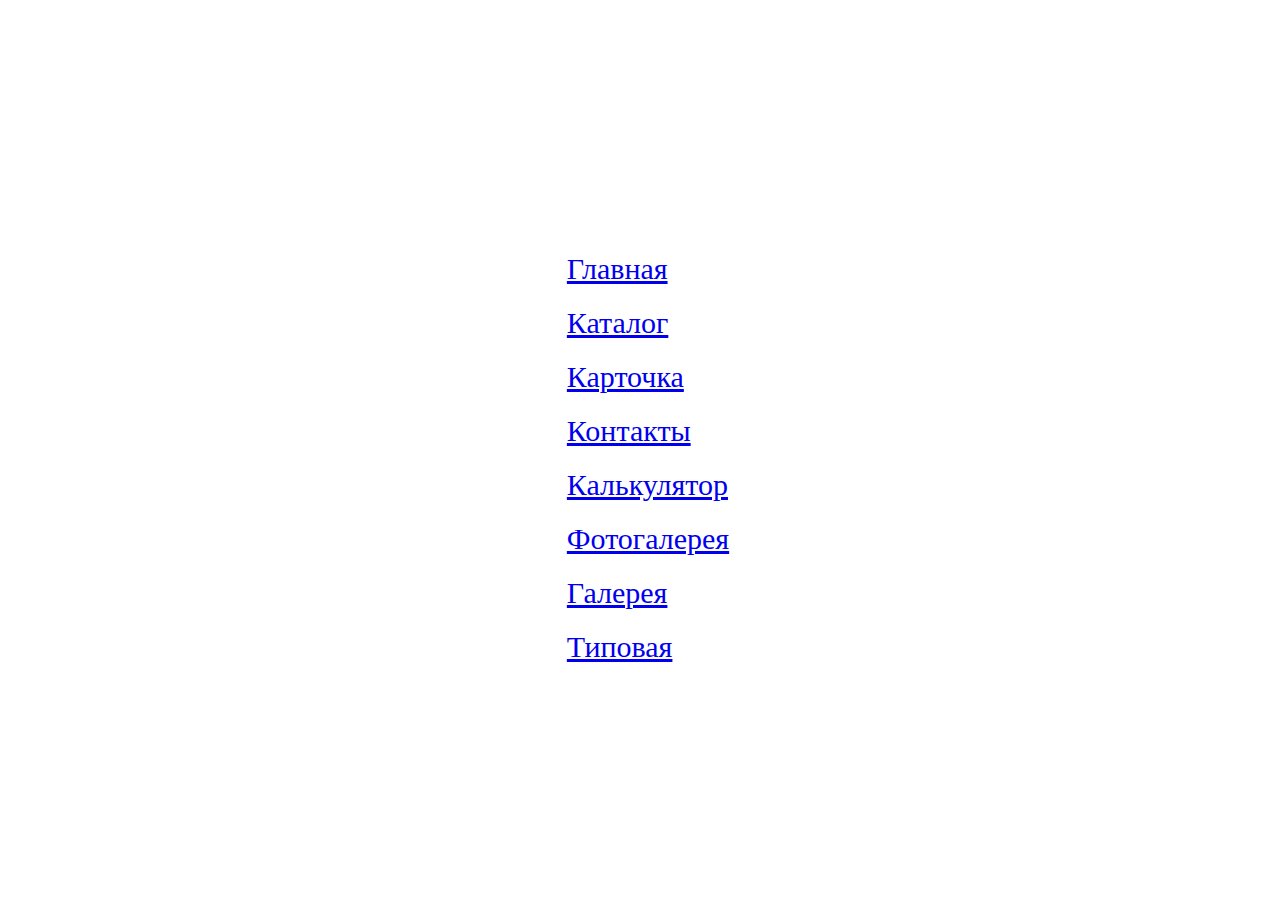
<file: index.html>
<!DOCTYPE html>
<html lang="en">
  <head>
    <meta charset="UTF-8" />
    <meta http-equiv="X-UA-Compatible" content="IE=edge" />
    <meta name="viewport" content="width=device-width, initial-scale=1.0" />
    <title>Document</title>
  </head>

  <style>
    body {
      width: 100vw;
      height: 100vh;

      display: flex;
      align-items: center;
      justify-content: center;
    }

    div {
      display: flex;
      flex-direction: column;
    }

    a {
      padding: 10px;

      display: block;

      font-size: 30px;
    }
  </style>
  <body>
    <div>
      <a href="main.html">Главная</a>
      <a href="catalog.html">Каталог</a>
      <a href="house.html">Карточка</a>
      <a href="contacts.html">Контакты</a>
      <a href="calculator.html">Калькулятор</a>
      <a href="photo-gallery.html">Фотогалерея</a>
      <a href="gallery.html">Галерея</a>
      <a href="typical.html">Типовая</a>
    </div>
  </body>
</html>
</file>
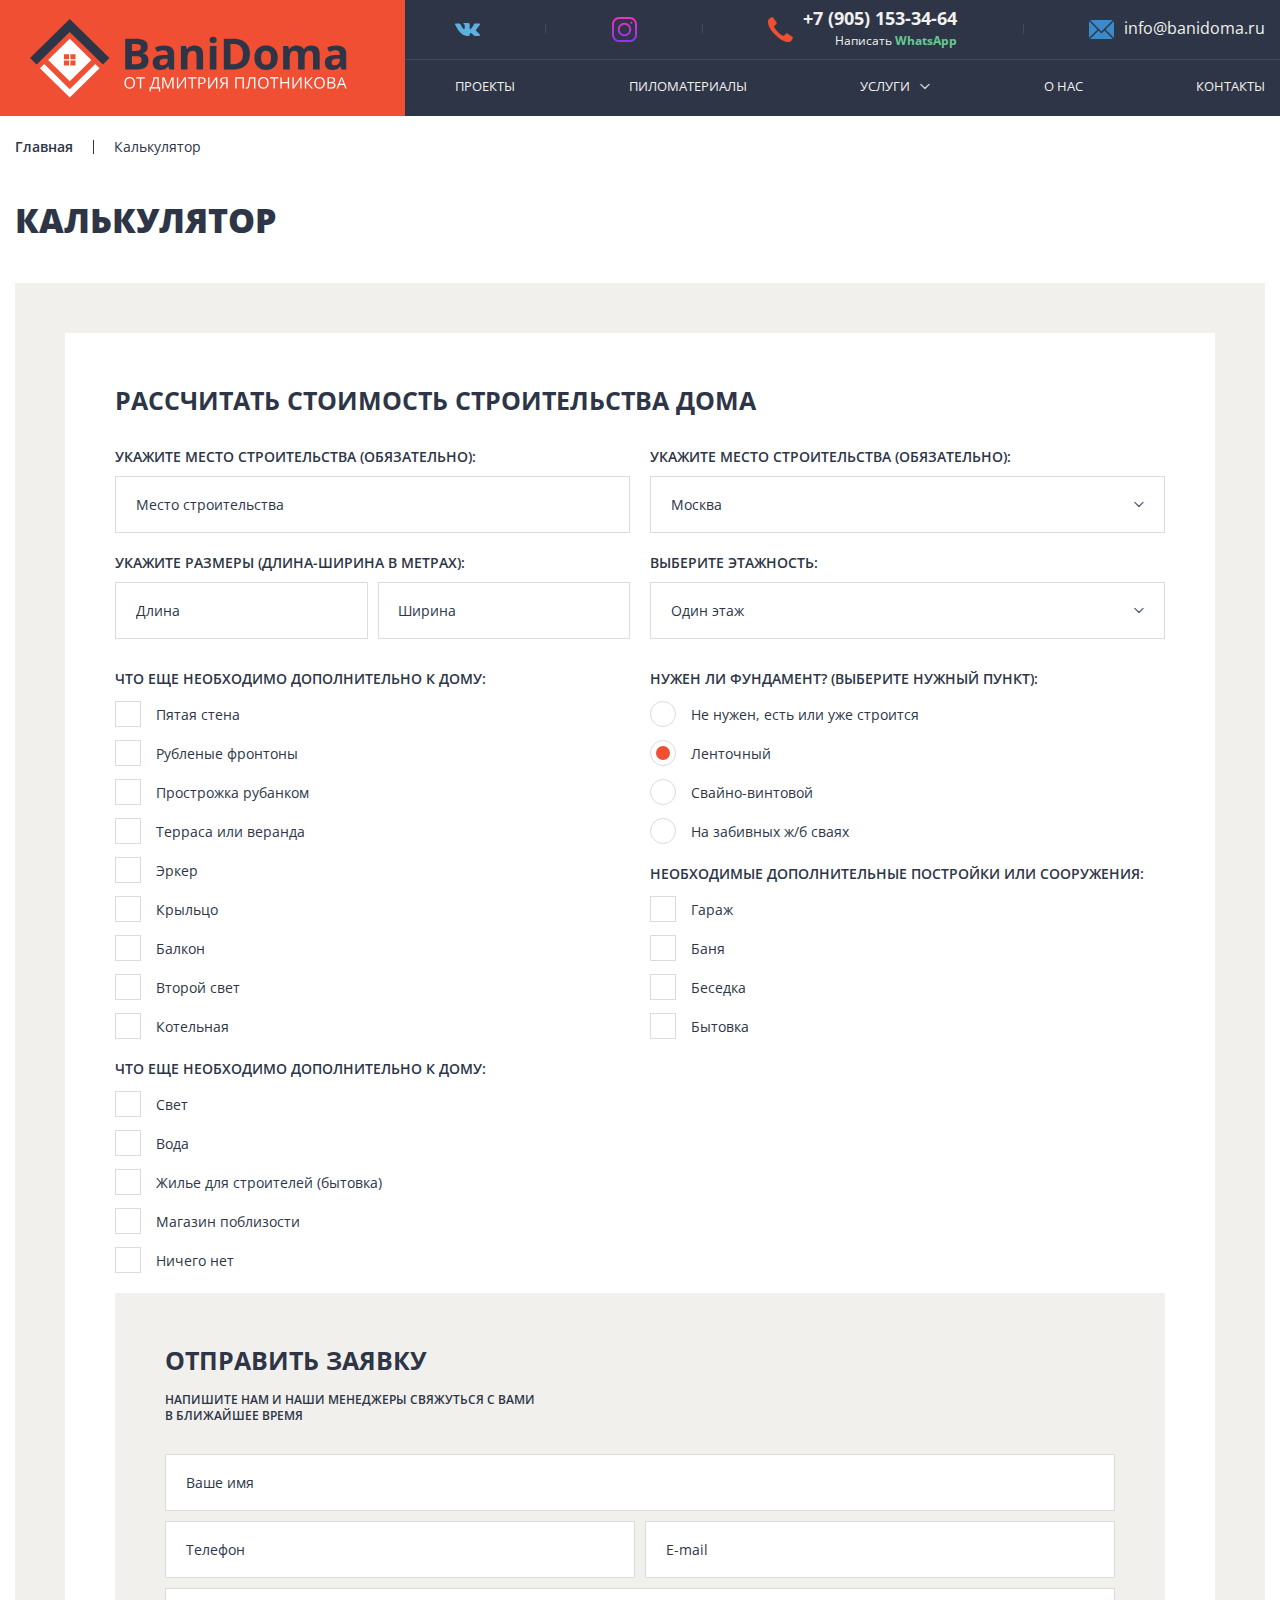
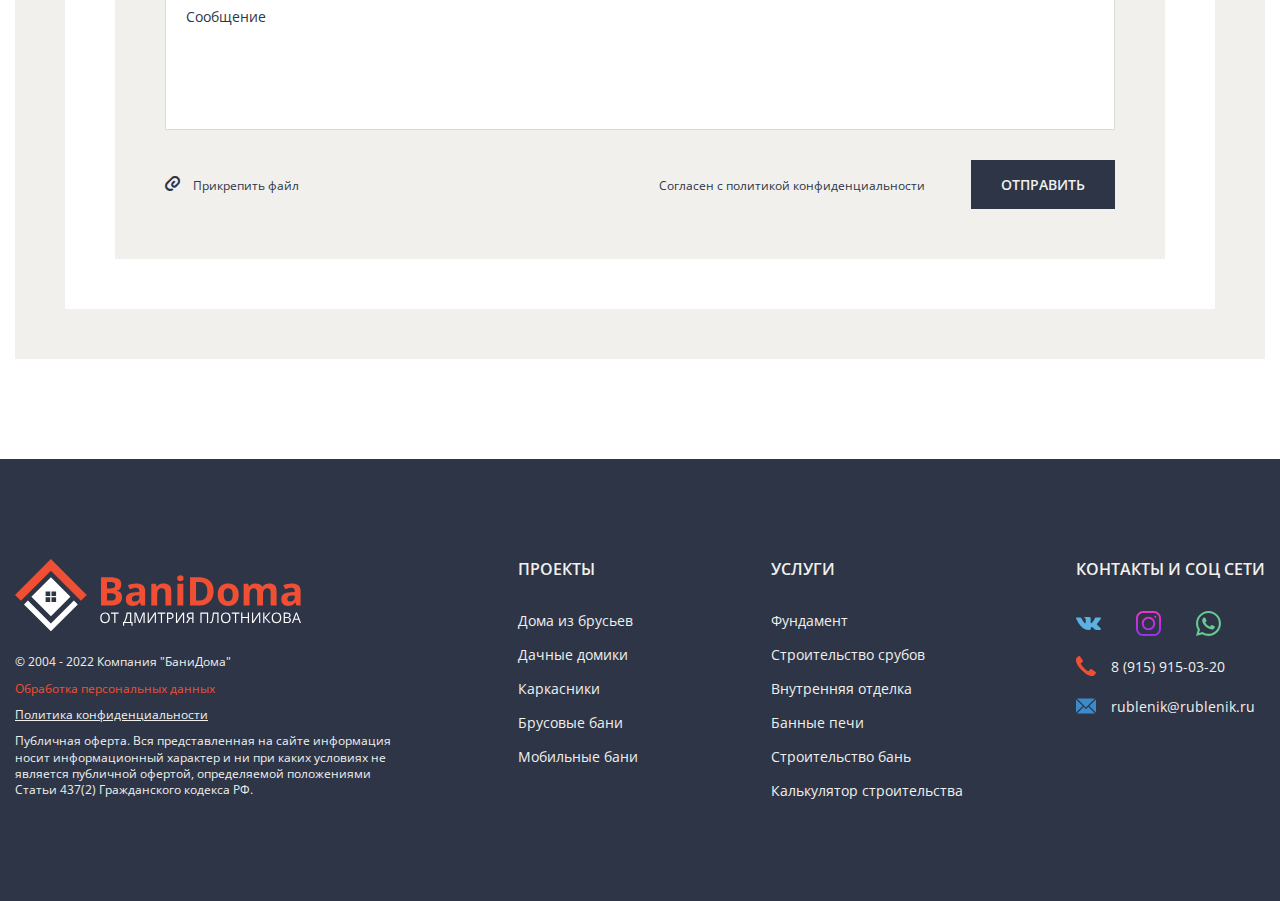
<file: calculator.html>
<!DOCTYPE html><html lang="ru"><head><meta charset="UTF-8"><meta http-equiv="x-ua-compatible" content="ie=edge"><meta name="viewport" content="width=device-width,initial-scale=1,shrink-to-fit=no"><meta name="robots" content="index, follow"><meta name="google" content="notranslate"><meta name="format-detection" content="telephone=no"><meta name="description" content=""><title>Calculator</title><link rel="stylesheet" href="assets/plugins/swiper/swiper-bundle.min.css"><link rel="stylesheet" href="assets/css/icon-fonts/icon-fonts-style.min.css"><link rel="stylesheet" href="assets/css/style.min.css"></head><body><div class="wrapper"><header id="header" class="header"><div class="container"><div class="header__content"><div class="header__logo"><div class="logo"><a class="logo__link" href="#"><svg class="logo__mobile" width="80" height="79" viewBox="0 0 80 79" fill="none" xmlns="http://www.w3.org/2000/svg"><path fill-rule="evenodd" clip-rule="evenodd" d="M39.739 0L79.4781 38.9807L72.9105 45.4229L39.739 12.8845L6.56758 45.4229L0 38.9807L39.739 0Z" fill="#2D3547"/><path fill-rule="evenodd" clip-rule="evenodd" d="M9.97266 49.3064L14.2416 45.1189L39.7388 70.1295L65.236 45.1189L69.5049 49.3064L39.7388 78.5045L9.97266 49.3064Z" fill="white"/><path fill-rule="evenodd" clip-rule="evenodd" d="M61.3335 40.9776L39.739 19.7952L18.1445 40.9776L39.739 62.16L61.3335 40.9776ZM39.0094 35.2187H33.9011V40.2295H39.0094V35.2187ZM39.0094 41.5962H33.9011V46.607H39.0094V41.5962ZM40.4026 35.2187H45.511V40.2295H40.4026V35.2187ZM45.511 41.5962H40.4026V46.607H45.511V41.5962Z" fill="white"/></svg> <svg class="logo__desk" width="320" height="79" viewBox="0 0 320 79" fill="none" xmlns="http://www.w3.org/2000/svg"><path d="M95.2314 19.7305H105.013C109.198 19.7305 112.365 20.3069 114.515 21.4596C116.664 22.6124 117.739 24.6368 117.739 27.5328C117.739 28.6996 117.546 29.754 117.159 30.6959C116.786 31.6378 116.242 32.411 115.525 33.0155C114.808 33.62 113.934 34.0136 112.902 34.1963V34.4072C113.949 34.6181 114.894 34.9836 115.74 35.5037C116.586 36.0098 117.259 36.7549 117.761 37.739C118.277 38.709 118.535 40.0024 118.535 41.619C118.535 43.4888 118.069 45.0914 117.137 46.4269C116.206 47.7625 114.873 48.7887 113.139 49.5057C111.419 50.2086 109.37 50.56 106.991 50.56H95.2314V19.7305ZM101.896 31.94H105.765C107.7 31.94 109.04 31.6448 109.785 31.0543C110.53 30.4498 110.903 29.5642 110.903 28.3973C110.903 27.2165 110.459 26.373 109.57 25.8669C108.696 25.3467 107.306 25.0867 105.4 25.0867H101.896V31.94ZM101.896 37.1275V45.1617H106.238C108.245 45.1617 109.642 44.7821 110.43 44.023C111.218 43.2639 111.613 42.2446 111.613 40.9653C111.613 40.2062 111.441 39.5384 111.097 38.9621C110.753 38.3857 110.172 37.9358 109.355 37.6125C108.553 37.2891 107.442 37.1275 106.023 37.1275H101.896Z" fill="#2D3547"/><path d="M134.142 26.4995C137.367 26.4995 139.839 27.1883 141.559 28.566C143.278 29.9437 144.138 32.0384 144.138 34.85V50.56H139.559L138.291 47.3548H138.119C137.431 48.1983 136.729 48.8871 136.012 49.4213C135.296 49.9555 134.472 50.3492 133.54 50.6022C132.608 50.8553 131.476 50.9818 130.143 50.9818C128.725 50.9818 127.449 50.7147 126.317 50.1805C125.199 49.6463 124.318 48.8309 123.673 47.7343C123.028 46.6238 122.705 45.2179 122.705 43.5169C122.705 41.0145 123.601 39.1729 125.392 37.992C127.184 36.7971 129.871 36.1364 133.454 36.0098L137.624 35.8833V34.85C137.624 33.6129 137.295 32.7062 136.636 32.1298C135.976 31.5534 135.059 31.2652 133.884 31.2652C132.723 31.2652 131.584 31.4269 130.466 31.7502C129.348 32.0736 128.23 32.4812 127.112 32.9733L124.941 28.6293C126.216 27.9686 127.642 27.4484 129.219 27.0689C130.81 26.6893 132.451 26.4995 134.142 26.4995ZM137.624 39.6368L135.088 39.7212C132.967 39.7774 131.491 40.15 130.659 40.8388C129.842 41.5277 129.434 42.4344 129.434 43.5591C129.434 44.5431 129.728 45.2461 130.315 45.6678C130.903 46.0755 131.67 46.2793 132.616 46.2793C134.02 46.2793 135.202 45.8716 136.163 45.0563C137.137 44.2409 137.624 43.0811 137.624 41.5769V39.6368Z" fill="#2D3547"/><path d="M164.561 26.5417C167.126 26.5417 169.19 27.2305 170.752 28.6082C172.314 29.9719 173.095 32.1649 173.095 35.1874V50.56H166.539V36.7901C166.539 35.1031 166.223 33.8308 165.593 32.9733C164.976 32.1157 164.002 31.687 162.669 31.687C160.663 31.687 159.294 32.3547 158.563 33.6902C157.832 35.0258 157.467 36.9517 157.467 39.4681V50.56H150.91V26.9845H155.919L156.8 30H157.166C157.682 29.1846 158.319 28.5239 159.079 28.0178C159.853 27.5117 160.706 27.1391 161.637 26.9002C162.583 26.6612 163.558 26.5417 164.561 26.5417Z" fill="#2D3547"/><path d="M186.402 26.9845V50.56H179.846V26.9845H186.402ZM183.135 17.7483C184.109 17.7483 184.948 17.9732 185.65 18.4231C186.352 18.8589 186.703 19.6813 186.703 20.8903C186.703 22.0852 186.352 22.9147 185.65 23.3786C184.948 23.8284 184.109 24.0534 183.135 24.0534C182.146 24.0534 181.3 23.8284 180.598 23.3786C179.91 22.9147 179.566 22.0852 179.566 20.8903C179.566 19.6813 179.91 18.8589 180.598 18.4231C181.3 17.9732 182.146 17.7483 183.135 17.7483Z" fill="#2D3547"/><path d="M219.895 34.85C219.895 38.3224 219.215 41.2254 217.853 43.5591C216.506 45.8787 214.55 47.6289 211.984 48.8098C209.419 49.9766 206.33 50.56 202.719 50.56H193.819V19.7305H203.686C206.983 19.7305 209.842 20.3069 212.264 21.4596C214.686 22.5984 216.563 24.2924 217.896 26.5417C219.229 28.7769 219.895 31.5464 219.895 34.85ZM212.973 35.0187C212.973 32.7413 212.629 30.8716 211.941 29.4095C211.268 27.9334 210.264 26.8439 208.932 26.141C207.613 25.4381 205.979 25.0867 204.03 25.0867H200.483V45.1617H203.342C206.596 45.1617 209.01 44.3112 210.587 42.6101C212.178 40.9091 212.973 38.3786 212.973 35.0187Z" fill="#2D3547"/><path d="M247.735 38.7301C247.735 40.6982 247.462 42.4415 246.918 43.9597C246.387 45.478 245.606 46.7643 244.574 47.8187C243.557 48.859 242.324 49.6463 240.877 50.1805C239.444 50.7147 237.824 50.9818 236.018 50.9818C234.327 50.9818 232.772 50.7147 231.354 50.1805C229.949 49.6463 228.724 48.859 227.677 47.8187C226.646 46.7643 225.843 45.478 225.27 43.9597C224.711 42.4415 224.431 40.6982 224.431 38.7301C224.431 36.1153 224.904 33.9011 225.85 32.0876C226.796 30.2741 228.143 28.8964 229.892 27.9545C231.64 27.0126 233.725 26.5417 236.147 26.5417C238.398 26.5417 240.39 27.0126 242.124 27.9545C243.872 28.8964 245.241 30.2741 246.23 32.0876C247.233 33.9011 247.735 36.1153 247.735 38.7301ZM231.117 38.7301C231.117 40.2765 231.289 41.5769 231.633 42.6312C231.977 43.6856 232.514 44.4799 233.245 45.0141C233.976 45.5483 234.929 45.8154 236.104 45.8154C237.265 45.8154 238.204 45.5483 238.921 45.0141C239.652 44.4799 240.182 43.6856 240.511 42.6312C240.855 41.5769 241.027 40.2765 241.027 38.7301C241.027 37.1696 240.855 35.8763 240.511 34.85C240.182 33.8097 239.652 33.0295 238.921 32.5094C238.19 31.9892 237.237 31.7291 236.061 31.7291C234.327 31.7291 233.066 32.3125 232.278 33.4794C231.504 34.6462 231.117 36.3964 231.117 38.7301Z" fill="#2D3547"/><path d="M281.378 26.5417C284.101 26.5417 286.158 27.2305 287.548 28.6082C288.952 29.9719 289.655 32.1649 289.655 35.1874V50.56H283.076V36.7901C283.076 35.1031 282.783 33.8308 282.195 32.9733C281.607 32.1157 280.697 31.687 279.465 31.687C277.731 31.687 276.498 32.2985 275.767 33.5215C275.036 34.7305 274.671 36.4667 274.671 38.7301V50.56H268.114V36.7901C268.114 35.6654 267.985 34.7235 267.727 33.9644C267.469 33.2052 267.075 32.6359 266.545 32.2563C266.015 31.8767 265.334 31.687 264.503 31.687C263.284 31.687 262.324 31.9892 261.622 32.5937C260.934 33.1842 260.44 34.0628 260.139 35.2296C259.852 36.3824 259.709 37.7952 259.709 39.4681V50.56H253.152V26.9845H258.161L259.042 30H259.408C259.895 29.1846 260.504 28.5239 261.235 28.0178C261.98 27.5117 262.797 27.1391 263.686 26.9002C264.574 26.6612 265.477 26.5417 266.394 26.5417C268.157 26.5417 269.648 26.8228 270.866 27.3852C272.098 27.9475 273.044 28.8191 273.704 30H274.284C275.001 28.791 276.011 27.9123 277.315 27.3641C278.634 26.8158 279.988 26.5417 281.378 26.5417Z" fill="#2D3547"/><path d="M306.251 26.4995C309.475 26.4995 311.948 27.1883 313.667 28.566C315.387 29.9437 316.247 32.0384 316.247 34.85V50.56H311.668L310.4 47.3548H310.228C309.54 48.1983 308.838 48.8871 308.121 49.4213C307.404 49.9555 306.58 50.3492 305.649 50.6022C304.717 50.8553 303.585 50.9818 302.252 50.9818C300.833 50.9818 299.558 50.7147 298.426 50.1805C297.308 49.6463 296.426 48.8309 295.781 47.7343C295.137 46.6238 294.814 45.2179 294.814 43.5169C294.814 41.0145 295.71 39.1729 297.501 37.992C299.293 36.7971 301.98 36.1364 305.563 36.0098L309.733 35.8833V34.85C309.733 33.6129 309.404 32.7062 308.744 32.1298C308.085 31.5534 307.168 31.2652 305.993 31.2652C304.832 31.2652 303.693 31.4269 302.575 31.7502C301.457 32.0736 300.339 32.4812 299.221 32.9733L297.05 28.6293C298.325 27.9686 299.751 27.4484 301.328 27.0689C302.919 26.6893 304.56 26.4995 306.251 26.4995ZM309.733 39.6368L307.197 39.7212C305.076 39.7774 303.599 40.15 302.768 40.8388C301.951 41.5277 301.543 42.4344 301.543 43.5591C301.543 44.5431 301.837 45.2461 302.424 45.6678C303.012 46.0755 303.779 46.2793 304.724 46.2793C306.129 46.2793 307.311 45.8716 308.271 45.0563C309.246 44.2409 309.733 43.0811 309.733 41.5769V39.6368Z" fill="#2D3547"/><path d="M104.969 63.865C104.969 64.7342 104.856 65.5263 104.631 66.2412C104.405 66.951 104.07 67.563 103.624 68.0773C103.184 68.5865 102.636 68.98 101.98 69.2577C101.325 69.5354 100.564 69.6743 99.6993 69.6743C98.808 69.6743 98.0294 69.5354 97.3635 69.2577C96.7028 68.98 96.1523 68.584 95.7118 68.0696C95.2766 67.5553 94.9489 66.9407 94.7287 66.2258C94.5137 65.5109 94.4062 64.7188 94.4062 63.8496C94.4062 62.6975 94.6003 61.6869 94.9883 60.8177C95.3763 59.9485 95.9635 59.2721 96.75 58.7887C97.5417 58.3052 98.5327 58.0635 99.7229 58.0635C100.861 58.0635 101.818 58.3026 102.594 58.781C103.375 59.2593 103.965 59.933 104.363 60.8022C104.767 61.6663 104.969 62.6872 104.969 63.865ZM95.8141 63.865C95.8141 64.8217 95.953 65.6497 96.2309 66.3492C96.5088 67.0487 96.9335 67.5887 97.505 67.9693C98.0818 68.3499 98.8132 68.5402 99.6993 68.5402C100.591 68.5402 101.32 68.3499 101.886 67.9693C102.457 67.5887 102.879 67.0487 103.152 66.3492C103.425 65.6497 103.561 64.8217 103.561 63.865C103.561 62.4095 103.249 61.2729 102.625 60.4551C102.006 59.6322 101.039 59.2207 99.7229 59.2207C98.8316 59.2207 98.0975 59.4084 97.5208 59.7839C96.944 60.1593 96.5141 60.6942 96.2309 61.3886C95.953 62.0778 95.8141 62.9033 95.8141 63.865Z" fill="white"/><path d="M111.225 69.52H109.88V59.3981H106.262V58.2409H114.827V59.3981H111.225V69.52Z" fill="white"/><path d="M128.732 58.2409V68.3474H130.148V72.4671H128.866V69.52H120.875V72.4671H119.593V68.3474H120.474C120.867 67.689 121.234 66.951 121.575 66.1332C121.921 65.3103 122.228 64.4514 122.495 63.5564C122.768 62.6564 122.988 61.7537 123.156 60.8485C123.329 59.9433 123.439 59.0741 123.486 58.2409H128.732ZM127.403 59.4213H124.666C124.619 60.059 124.514 60.7714 124.352 61.5583C124.189 62.3401 123.979 63.1424 123.722 63.9653C123.471 64.7882 123.188 65.5777 122.873 66.3338C122.564 67.0898 122.236 67.761 121.89 68.3474H127.403V59.4213Z" fill="white"/><path d="M137.317 69.52L133.455 59.537H133.392C133.413 59.7479 133.431 60.005 133.447 60.3085C133.463 60.6119 133.476 60.9437 133.486 61.3037C133.497 61.6586 133.502 62.0212 133.502 62.3915V69.52H132.26V58.2409H134.242L137.883 67.6222H137.938L141.635 58.2409H143.601V69.52H142.279V62.2989C142.279 61.9646 142.285 61.6303 142.295 61.296C142.306 60.9565 142.319 60.6377 142.335 60.3394C142.35 60.0359 142.366 59.7736 142.382 59.5524H142.319L138.41 69.52H137.317Z" fill="white"/><path d="M146.924 58.2409H148.174V64.76C148.174 65.0068 148.171 65.2769 148.166 65.57C148.161 65.858 148.153 66.1409 148.143 66.4187C148.132 66.6964 148.119 66.9484 148.103 67.1747C148.093 67.401 148.082 67.5759 148.072 67.6993H148.135L154.537 58.2409H156.008V69.52H154.757V63.0781C154.757 62.8055 154.762 62.5175 154.773 62.2141C154.783 61.9055 154.794 61.6072 154.804 61.3191C154.82 61.0311 154.836 60.774 154.851 60.5477C154.867 60.3162 154.878 60.1388 154.883 60.0153H154.812L148.402 69.52H146.924V58.2409Z" fill="white"/><path d="M162.838 69.52H161.493V59.3981H157.875V58.2409H166.44V59.3981H162.838V69.52Z" fill="white"/><path d="M171.344 58.2409C172.828 58.2409 173.91 58.5264 174.592 59.0973C175.279 59.663 175.622 60.4757 175.622 61.5352C175.622 62.0135 175.541 62.4687 175.379 62.9007C175.221 63.3276 174.964 63.7056 174.608 64.0348C174.251 64.3588 173.782 64.616 173.2 64.8063C172.623 64.9914 171.915 65.084 171.076 65.084H169.676V69.52H168.339V58.2409H171.344ZM171.218 59.3596H169.676V63.9576H170.927C171.661 63.9576 172.272 63.8805 172.76 63.7262C173.252 63.5719 173.622 63.3224 173.868 62.9778C174.115 62.6281 174.238 62.1652 174.238 61.5892C174.238 60.8382 173.994 60.2802 173.507 59.915C173.019 59.5447 172.256 59.3596 171.218 59.3596Z" fill="white"/><path d="M178.206 58.2409H179.456V64.76C179.456 65.0068 179.454 65.2769 179.449 65.57C179.443 65.858 179.435 66.1409 179.425 66.4187C179.414 66.6964 179.401 66.9484 179.386 67.1747C179.375 67.401 179.365 67.5759 179.354 67.6993H179.417L185.819 58.2409H187.29V69.52H186.039V63.0781C186.039 62.8055 186.045 62.5175 186.055 62.2141C186.066 61.9055 186.076 61.6072 186.087 61.3191C186.102 61.0311 186.118 60.774 186.134 60.5477C186.149 60.3162 186.16 60.1388 186.165 60.0153H186.094L179.684 69.52H178.206V58.2409Z" fill="white"/><path d="M193.932 64.8063L190.943 69.52H189.378L192.595 64.5671C192.175 64.4385 191.782 64.2559 191.415 64.0193C191.053 63.7776 190.759 63.4459 190.534 63.0241C190.314 62.6024 190.204 62.0623 190.204 61.404C190.204 60.3754 190.56 59.591 191.273 59.051C191.992 58.5109 193.059 58.2409 194.474 58.2409H197.628V69.52H196.291V64.8063H193.932ZM196.291 59.3596H194.521C193.887 59.3596 193.35 59.4316 192.909 59.5756C192.474 59.7196 192.144 59.9459 191.918 60.2545C191.693 60.5631 191.58 60.9668 191.58 61.4657C191.58 62.1806 191.821 62.731 192.304 63.1167C192.786 63.4973 193.523 63.6876 194.514 63.6876H196.291V59.3596Z" fill="white"/><path d="M205.288 69.52V58.2409H213.853V69.52H212.532V59.3981H206.625V69.52H205.288Z" fill="white"/><path d="M225.363 69.52H224.026V59.3981H220.298C220.225 59.9742 220.146 60.5759 220.062 61.2034C219.979 61.8309 219.892 62.4558 219.803 63.0781C219.714 63.7005 219.625 64.2894 219.535 64.8448C219.446 65.4003 219.357 65.894 219.268 66.3261C219.132 67.041 218.961 67.6505 218.757 68.1545C218.558 68.6534 218.29 69.0366 217.955 69.304C217.624 69.5663 217.186 69.6975 216.641 69.6975C216.458 69.6975 216.274 69.6795 216.091 69.6435C215.912 69.6075 215.755 69.5637 215.619 69.5123V68.4091C215.739 68.4605 215.873 68.5042 216.02 68.5402C216.172 68.5762 216.332 68.5942 216.5 68.5942C216.83 68.5942 217.089 68.4657 217.278 68.2085C217.472 67.9462 217.624 67.6145 217.734 67.2133C217.85 66.8121 217.949 66.4007 218.033 65.9789C218.101 65.6292 218.18 65.1868 218.269 64.652C218.358 64.1171 218.453 63.5102 218.552 62.8313C218.652 62.1472 218.754 61.4169 218.859 60.6402C218.969 59.8636 219.077 59.0638 219.182 58.2409H225.363V69.52Z" fill="white"/><path d="M238.643 63.865C238.643 64.7342 238.53 65.5263 238.305 66.2412C238.079 66.951 237.744 67.563 237.298 68.0773C236.858 68.5865 236.31 68.98 235.654 69.2577C234.999 69.5354 234.239 69.6743 233.374 69.6743C232.482 69.6743 231.704 69.5354 231.038 69.2577C230.377 68.98 229.827 68.584 229.386 68.0696C228.951 67.5553 228.623 66.9407 228.403 66.2258C228.188 65.5109 228.081 64.7188 228.081 63.8496C228.081 62.6975 228.275 61.6869 228.663 60.8177C229.051 59.9485 229.638 59.2721 230.424 58.7887C231.216 58.3052 232.207 58.0635 233.397 58.0635C234.535 58.0635 235.492 58.3026 236.268 58.781C237.049 59.2593 237.639 59.933 238.038 60.8022C238.441 61.6663 238.643 62.6872 238.643 63.865ZM229.488 63.865C229.488 64.8217 229.627 65.6497 229.905 66.3492C230.183 67.0487 230.608 67.5887 231.179 67.9693C231.756 68.3499 232.488 68.5402 233.374 68.5402C234.265 68.5402 234.994 68.3499 235.56 67.9693C236.132 67.5887 236.554 67.0487 236.826 66.3492C237.099 65.6497 237.235 64.8217 237.235 63.865C237.235 62.4095 236.923 61.2729 236.299 60.4551C235.681 59.6322 234.713 59.2207 233.397 59.2207C232.506 59.2207 231.772 59.4084 231.195 59.7839C230.618 60.1593 230.188 60.6942 229.905 61.3886C229.627 62.0778 229.488 62.9033 229.488 63.865Z" fill="white"/><path d="M244.9 69.52H243.555V59.3981H239.937V58.2409H248.502V59.3981H244.9V69.52Z" fill="white"/><path d="M259.115 69.52H257.778V64.2045H251.738V69.52H250.401V58.2409H251.738V63.0473H257.778V58.2409H259.115V69.52Z" fill="white"/><path d="M262.454 58.2409H263.704V64.76C263.704 65.0068 263.702 65.2769 263.696 65.57C263.691 65.858 263.683 66.1409 263.673 66.4187C263.662 66.6964 263.649 66.9484 263.633 67.1747C263.623 67.401 263.613 67.5759 263.602 67.6993H263.665L270.067 58.2409H271.538V69.52H270.287V63.0781C270.287 62.8055 270.292 62.5175 270.303 62.2141C270.313 61.9055 270.324 61.6072 270.334 61.3191C270.35 61.0311 270.366 60.774 270.382 60.5477C270.397 60.3162 270.408 60.1388 270.413 60.0153H270.342L263.932 69.52H262.454V58.2409Z" fill="white"/><path d="M283.079 69.52H281.459L276.174 63.7956V69.52H274.837V58.2409H276.174V63.703L281.326 58.2409H282.859L277.771 63.7185L283.079 69.52Z" fill="white"/><path d="M294.802 63.865C294.802 64.7342 294.689 65.5263 294.464 66.2412C294.238 66.951 293.903 67.563 293.457 68.0773C293.017 68.5865 292.469 68.98 291.813 69.2577C291.158 69.5354 290.398 69.6743 289.532 69.6743C288.641 69.6743 287.862 69.5354 287.197 69.2577C286.536 68.98 285.985 68.584 285.545 68.0696C285.11 67.5553 284.782 66.9407 284.562 66.2258C284.347 65.5109 284.239 64.7188 284.239 63.8496C284.239 62.6975 284.433 61.6869 284.821 60.8177C285.209 59.9485 285.797 59.2721 286.583 58.7887C287.375 58.3052 288.366 58.0635 289.556 58.0635C290.694 58.0635 291.651 58.3026 292.427 58.781C293.208 59.2593 293.798 59.933 294.196 60.8022C294.6 61.6663 294.802 62.6872 294.802 63.865ZM285.647 63.865C285.647 64.8217 285.786 65.6497 286.064 66.3492C286.342 67.0487 286.767 67.5887 287.338 67.9693C287.915 68.3499 288.646 68.5402 289.532 68.5402C290.424 68.5402 291.153 68.3499 291.719 67.9693C292.29 67.5887 292.712 67.0487 292.985 66.3492C293.258 65.6497 293.394 64.8217 293.394 63.865C293.394 62.4095 293.082 61.2729 292.458 60.4551C291.839 59.6322 290.872 59.2207 289.556 59.2207C288.665 59.2207 287.931 59.4084 287.354 59.7839C286.777 60.1593 286.347 60.6942 286.064 61.3886C285.786 62.0778 285.647 62.9033 285.647 63.865Z" fill="white"/><path d="M297.527 58.2409H300.783C302.22 58.2409 303.3 58.4518 304.023 58.8735C304.747 59.2953 305.109 60.0128 305.109 61.026C305.109 61.4632 305.022 61.8566 304.849 62.2063C304.681 62.5509 304.435 62.8364 304.11 63.0627C303.785 63.289 303.384 63.4459 302.907 63.5333V63.6104C303.41 63.6876 303.856 63.829 304.244 64.0348C304.632 64.2405 304.936 64.5285 305.156 64.8988C305.376 65.2691 305.486 65.7397 305.486 66.3106C305.486 67.005 305.321 67.5913 304.991 68.0696C304.666 68.5479 304.204 68.9105 303.607 69.1574C303.009 69.3992 302.301 69.52 301.483 69.52H297.527V58.2409ZM298.864 63.0781H301.066C302.068 63.0781 302.76 62.9161 303.143 62.5921C303.531 62.2681 303.725 61.7949 303.725 61.1726C303.725 60.5297 303.494 60.0668 303.032 59.7839C302.576 59.501 301.847 59.3596 300.846 59.3596H298.864V63.0781ZM298.864 64.1813V68.4014H301.255C302.277 68.4014 303.001 68.2059 303.426 67.815C303.85 67.419 304.063 66.8867 304.063 66.2181C304.063 65.7912 303.966 65.426 303.772 65.1226C303.583 64.8191 303.274 64.5877 302.844 64.4282C302.419 64.2636 301.85 64.1813 301.137 64.1813H298.864Z" fill="white"/><path d="M315.313 69.52L313.898 65.9403H309.289L307.881 69.52H306.528L311.027 58.1946H312.23L316.698 69.52H315.313ZM313.497 64.7754L312.152 61.2188C312.12 61.1263 312.068 60.9745 311.994 60.7637C311.926 60.5528 311.855 60.3342 311.782 60.1079C311.709 59.8816 311.648 59.699 311.601 59.5602C311.549 59.771 311.491 59.9819 311.428 60.1928C311.37 60.3985 311.313 60.5914 311.255 60.7714C311.197 60.9463 311.148 61.0954 311.106 61.2188L309.737 64.7754H313.497Z" fill="white"/><path fill-rule="evenodd" clip-rule="evenodd" d="M39.739 0L79.4781 38.9807L72.9105 45.4229L39.739 12.8845L6.56758 45.4229L0 38.9807L39.739 0Z" fill="#2D3547"/><path fill-rule="evenodd" clip-rule="evenodd" d="M9.97266 49.3064L14.2416 45.1189L39.7388 70.1295L65.236 45.1189L69.5049 49.3064L39.7388 78.5045L9.97266 49.3064Z" fill="white"/><path fill-rule="evenodd" clip-rule="evenodd" d="M61.3335 40.9776L39.739 19.7952L18.1445 40.9776L39.739 62.16L61.3335 40.9776ZM39.0094 35.2187H33.9011V40.2295H39.0094V35.2187ZM39.0094 41.5962H33.9011V46.607H39.0094V41.5962ZM40.4026 35.2187H45.511V40.2295H40.4026V35.2187ZM45.511 41.5962H40.4026V46.607H45.511V41.5962Z" fill="white"/></svg></a></div></div><div class="header__right"><div class="header__social social"><ul class="social__list"><li class="social__item"><a class="social__link" href="#" target="_blank"><svg class="social__icon" width="25" height="25" viewBox="0 0 25 25" fill="none" xmlns="http://www.w3.org/2000/svg"><path d="M5.48315 7.34192C6.18108 8.90203 7.06561 10.373 8.23061 11.6934C8.38512 11.8692 8.5799 12.0254 8.78508 12.1526C9.08478 12.3389 9.36755 12.2734 9.48941 11.9631C9.6183 11.6374 9.73658 10.9775 9.74361 10.6355C9.76285 9.74196 9.74074 9.15636 9.6877 8.26392C9.65332 7.69232 9.42883 7.19043 8.49996 7.03894C8.2131 6.99197 8.18645 6.77824 8.37075 6.56504C8.75441 6.12116 9.28889 6.05042 9.86848 6.02242C10.8078 5.97649 11.7506 6.01398 12.6911 6.02242C13.0742 6.0256 13.4596 6.05354 13.8369 6.12798C14.329 6.2251 14.5925 6.53756 14.6736 6.97242C14.7156 7.19673 14.7372 7.42735 14.7313 7.65432C14.7069 8.62965 14.655 9.60447 14.6427 10.5793C14.6375 10.9619 14.6683 11.3541 14.7588 11.7267C14.8853 12.246 15.2759 12.3764 15.6754 12.0012C16.1826 11.5246 16.6299 10.9883 17.0496 10.4437C17.8123 9.45304 18.3819 8.36584 18.8723 7.24486C19.1259 6.66643 19.3201 6.5408 20.0075 6.53924C21.2996 6.53658 22.5917 6.53554 23.8838 6.53924C24.113 6.54028 24.3526 6.55983 24.5689 6.62213C24.9199 6.72347 25.0593 6.9826 24.977 7.31143C24.7852 8.082 24.3252 8.73695 23.8325 9.36662C23.0418 10.3768 22.2133 11.3627 21.404 12.3612C21.3008 12.4884 21.2099 12.6241 21.1253 12.7618C20.8227 13.2568 20.8437 13.5344 21.2851 13.9466C21.9877 14.6027 22.7398 15.2164 23.4203 15.8904C23.9147 16.3807 24.3724 16.9127 24.7643 17.4727C25.2599 18.1809 24.9537 18.848 24.0278 18.9668C23.4454 19.0412 20.6001 18.9674 20.4531 18.9668C19.6881 18.9637 19.0176 18.7235 18.4776 18.2532C17.877 17.7297 17.3313 17.1555 16.7546 16.6092C16.5809 16.4445 16.3954 16.2867 16.1955 16.149C15.7237 15.8233 15.2608 15.8956 15.0404 16.397C14.8521 16.8277 14.6894 17.9587 14.6818 18.0553C14.6421 18.5604 14.287 18.8823 13.6619 18.9135C11.8574 19.0021 10.1087 18.82 8.47963 18.03C7.09891 17.3607 5.99634 16.4144 5.04127 15.3109C3.52411 13.558 2.32576 11.6313 1.2317 9.64791C1.17578 9.54651 0.067659 7.41214 0.0378808 7.31132C-0.0611032 6.97375 0.031235 6.65128 0.346335 6.54028C0.542769 6.4711 4.19629 6.54005 4.25706 6.543C4.84004 6.57157 5.23757 6.79421 5.48315 7.34192Z" fill="#5BB2E2"/></svg></a></li><li class="social__item social__item_line"></li><li class="social__item"><a class="social__link" href="#" target="_blank"><svg class="social__icon" width="25" height="25" viewBox="0 0 25 25" fill="none" xmlns="http://www.w3.org/2000/svg"><path d="M17.7379 0H7.26211C3.25776 0 0 3.25776 0 7.26211V17.7379C0 21.7422 3.25776 25 7.26211 25H17.7379C21.7422 25 25 21.7422 25 17.7379V7.26211C25 3.25776 21.7422 0 17.7379 0ZM23.0469 17.7379C23.0469 20.6653 20.6653 23.0469 17.7379 23.0469H7.26211C4.33472 23.0469 1.95312 20.6653 1.95312 17.7379V7.26211C1.95312 4.33472 4.33472 1.95312 7.26211 1.95312H17.7379C20.6653 1.95312 23.0469 4.33472 23.0469 7.26211V17.7379Z" fill="url(#paint0_linear_1_2432)"/><path d="M12.5 5.76172C8.78447 5.76172 5.76172 8.78447 5.76172 12.5C5.76172 16.2155 8.78447 19.2383 12.5 19.2383C16.2155 19.2383 19.2383 16.2155 19.2383 12.5C19.2383 8.78447 16.2155 5.76172 12.5 5.76172ZM12.5 17.2852C9.86147 17.2852 7.71484 15.1385 7.71484 12.5C7.71484 9.86147 9.86147 7.71484 12.5 7.71484C15.1385 7.71484 17.2852 9.86147 17.2852 12.5C17.2852 15.1385 15.1385 17.2852 12.5 17.2852Z" fill="url(#paint1_linear_1_2432)"/><path d="M19.3359 6.64062C19.8753 6.64062 20.3125 6.2034 20.3125 5.66406C20.3125 5.12472 19.8753 4.6875 19.3359 4.6875C18.7966 4.6875 18.3594 5.12472 18.3594 5.66406C18.3594 6.2034 18.7966 6.64062 19.3359 6.64062Z" fill="url(#paint2_linear_1_2432)"/><defs><linearGradient id="paint0_linear_1_2432" x1="12.5" y1="0" x2="12.5" y2="25" gradientUnits="userSpaceOnUse"><stop stop-color="#F133C7"/><stop offset="1" stop-color="#9233F1"/></linearGradient><linearGradient id="paint1_linear_1_2432" x1="12.5" y1="0" x2="12.5" y2="25" gradientUnits="userSpaceOnUse"><stop stop-color="#F133C7"/><stop offset="1" stop-color="#9233F1"/></linearGradient><linearGradient id="paint2_linear_1_2432" x1="12.5" y1="0" x2="12.5" y2="25" gradientUnits="userSpaceOnUse"><stop stop-color="#F133C7"/><stop offset="1" stop-color="#9233F1"/></linearGradient></defs></svg></a></li><li class="social__item social__item_line"></li><li class="social__item social__item_tel"><div class="social__link"><svg class="social__icon social__icon_phone" width="25" height="25" viewBox="0 0 25 25" fill="none" xmlns="http://www.w3.org/2000/svg"><path d="M24.5139 19.879L21.7424 18.0312L19.2786 16.389C18.8031 16.0726 18.1641 16.1764 17.8131 16.6269L16.2885 18.5868C15.961 19.0121 15.3719 19.1343 14.9023 18.8743C13.8679 18.2989 12.6446 17.7571 9.94548 15.0545C7.24639 12.352 6.70113 11.1322 6.12569 10.0977C5.86569 9.62808 5.9879 9.03897 6.41319 8.71153L8.37308 7.18699C8.82362 6.83601 8.92738 6.19701 8.61102 5.72148L7.01924 3.33356L5.12097 0.486129C4.79788 0.00146584 4.15111 -0.144041 3.6516 0.155517L1.46236 1.46888C0.870719 1.81746 0.435812 2.38035 0.247728 3.04084C-0.350948 5.22358 -0.47165 10.0386 7.24507 17.7553C14.9618 25.4721 19.7764 25.351 21.9591 24.7522C22.6196 24.5642 23.1825 24.1293 23.5311 23.5376L24.8444 21.3484C25.1441 20.8489 24.9985 20.2021 24.5139 19.879Z" fill="#F14F33"/></svg><div class="social-phone"><a class="social-phone__tel" href="tel:+79051533464">+7 (905) 153-34-64</a> <a class="social-phone__text" href="https://wa.me/+79051533464" target="_blank"><span>Написать</span> <span class="social-phone__whatsapp">WhatsApp</span></a></div></div></li><li class="social__item social__item_line social__item_last-line"></li><li class="social__item social__item_mail"><a class="social__link" href="mailto:info@banidoma.ru"><svg class="social__icon social__icon_mail" width="25" height="25" viewBox="0 0 25 25" fill="none" xmlns="http://www.w3.org/2000/svg"><path d="M22.8027 2.97852H2.19722C1.85898 2.97852 1.54233 3.06167 1.25586 3.19873L12.4511 14.394L14.9604 11.9825C14.9604 11.9825 14.9605 11.9823 14.9606 11.9822C14.9606 11.9821 14.9608 11.982 14.9608 11.982L23.7444 3.19893C23.4579 3.06177 23.141 2.97852 22.8027 2.97852Z" fill="#3B8ACA"/><path d="M24.7799 4.23486L16.5142 12.5002L24.7796 20.7657C24.9167 20.4792 24.9999 20.1625 24.9999 19.8243V5.17588C24.9999 4.83784 24.9169 4.52124 24.7799 4.23486Z" fill="#3B8ACA"/><path d="M0.220215 4.23438C0.0831543 4.52085 0 4.8375 0 5.17573V19.8242C0 20.1622 0.0830566 20.4789 0.22002 20.7653L8.48579 12.5L0.220215 4.23438Z" fill="#3B8ACA"/><path d="M15.4784 13.5357L12.9688 15.9475C12.8258 16.0906 12.6384 16.1621 12.451 16.1621C12.2637 16.1621 12.0762 16.0906 11.9332 15.9475L9.52129 13.5356L1.25537 21.801C1.54189 21.9382 1.85874 22.0214 2.19707 22.0214H22.8025C23.1408 22.0214 23.4574 21.9383 23.7439 21.8012L15.4784 13.5357Z" fill="#3B8ACA"/></svg><div class="social__mail">info@banidoma.ru</div></a></li></ul></div><nav class="header__menu menu"><button class="menu__burger icon-menu-bureger" type="button"></button><div class="menu__wrapper"><ul class="menu__list"><li class="menu__item"><a class="menu__link" href="#">проекты</a></li><li class="menu__item"><a class="menu__link" href="#">пиломатериалы</a></li><li class="menu__item" data-tab-menu="main" data-tab-menu-screen="mobile"><div class="menu__link menu__link_sub icon-arrow-3" data-tab-menu="button">услуги</div><nav class="menu__submenu menu-submenu" data-tab-menu="body"><ul class="menu-submenu__list"><li class="menu-submenu__item"><a class="menu-submenu__link" href="#">фундаментные работы</a></li><li class="menu-submenu__item"><a class="menu-submenu__link" href="#">сборка сруба</a></li><li class="menu-submenu__item"><a class="menu-submenu__link" href="#">черновая отделка</a></li><li class="menu-submenu__item"><a class="menu-submenu__link" href="#">чистовая отделка</a></li></ul></nav></li><li class="menu__item"><a class="menu__link" href="#">о нас</a></li><li class="menu__item"><a class="menu__link" href="#">контакты</a></li></ul></div></nav></div></div></div></header><main class="content"><div class="calculator"><div class="container"><div class="calculator__crumbs crumbs"><div class="crumbs__wrapper"><a class="crumbs__link" href="index.html">Главная</a><div class="crumbs__line"></div><span class="crumbs__link active">Калькулятор</span></div></div><h3 class="calculator__title title">Калькулятор</h3><div class="calculator__body"><div class="calculator__form calculator-form"><h5 class="calculator-form__title">Рассчитать стоимость строительства дома</h5><form class="form" action="#"><div class="calculator-form__header"><div class="calculator-form__row"><div class="calculator-form__col"><div class="calculator-form__item"><div class="calculator-form__label">УКАЖИТЕ МЕСТО СТРОИТЕЛЬСТВА (ОБЯЗАТЕЛЬНО):</div><div class="form__group"><input class="form__input" type="text" placeholder="Место строительства"> <span class="form__underline"></span></div></div><div class="calculator-form__item"><div class="calculator-form__label">УКАЖИТЕ РАЗМЕРЫ (ДЛИНА-ШИРИНА В МЕТРАХ):</div><div class="form__row"><div class="form__col"><div class="form__group"><input class="form__input" type="text" placeholder="Длина"> <span class="form__underline"></span></div></div><div class="form__col"><div class="form__group"><input class="form__input" type="email" placeholder="Ширина"> <span class="form__underline"></span></div></div></div></div></div><div class="calculator-form__col"><div class="calculator-form__item"><div class="calculator-form__label">УКАЖИТЕ МЕСТО СТРОИТЕЛЬСТВА (ОБЯЗАТЕЛЬНО):</div><div class="form__group"><div class="form__select select" data-select><div class="select__current icon-arrow-3"><input class="form__input_hide" type="text" data-select-input> <span data-select-current>Москва</span></div><ul class="select__list" data-select-list><li class="select__item" data-select-item="Санкт-Петербург">Санкт-Петербург</li><li class="select__item" data-select-item="Москва" data-select-init-check>Москва</li><li class="select__item" data-select-item="Камчатка">Камчатка</li></ul></div></div></div><div class="calculator-form__item"><div class="calculator-form__label">ВЫБЕРИТЕ ЭТАЖНОСТЬ:</div><div class="form__group"><div class="form__select select" data-select><div class="select__current icon-arrow-3"><input class="form__input_hide" type="text" data-select-input> <span data-select-current>Один этаж</span></div><ul class="select__list" data-select-list><li class="select__item" data-select-item="Один этаж" data-select-init-check>Один этаж</li><li class="select__item" data-select-item="Два этаж">Два этаж</li><li class="select__item" data-select-item="Три этаж">Три этаж</li></ul></div></div></div></div></div></div><div class="calculator-form__body"><div class="calculator-form__row"><div class="calculator-form__col"><div class="calculator-form__item"><div class="calculator-form__label">ЧТО ЕЩЕ НЕОБХОДИМО ДОПОЛНИТЕЛЬНО К ДОМУ:</div><div class="form__group"><label class="form__checkbox"><input type="checkbox"> <span class="icon-check"></span> Пятая стена</label></div><div class="form__group"><label class="form__checkbox"><input type="checkbox"> <span class="icon-check"></span> Рубленые фронтоны</label></div><div class="form__group"><label class="form__checkbox"><input type="checkbox"> <span class="icon-check"></span> Прострожка рубанком</label></div><div class="form__group"><label class="form__checkbox"><input type="checkbox"> <span class="icon-check"></span> Терраса или веранда</label></div><div class="form__group"><label class="form__checkbox"><input type="checkbox"> <span class="icon-check"></span> Эркер</label></div><div class="form__group"><label class="form__checkbox"><input type="checkbox"> <span class="icon-check"></span> Крыльцо</label></div><div class="form__group"><label class="form__checkbox"><input type="checkbox"> <span class="icon-check"></span> Балкон</label></div><div class="form__group"><label class="form__checkbox"><input type="checkbox"> <span class="icon-check"></span> Второй свет</label></div><div class="form__group"><label class="form__checkbox"><input type="checkbox"> <span class="icon-check"></span> Котельная</label></div></div><div class="calculator-form__item"><div class="calculator-form__label">ЧТО ЕЩЕ НЕОБХОДИМО ДОПОЛНИТЕЛЬНО К ДОМУ:</div><div class="form__group"><label class="form__checkbox"><input type="checkbox"> <span class="icon-check"></span> Свет</label></div><div class="form__group"><label class="form__checkbox"><input type="checkbox"> <span class="icon-check"></span> Вода</label></div><div class="form__group"><label class="form__checkbox"><input type="checkbox"> <span class="icon-check"></span> Жилье для строителей (бытовка)</label></div><div class="form__group"><label class="form__checkbox"><input type="checkbox"> <span class="icon-check"></span> Магазин поблизости</label></div><div class="form__group"><label class="form__checkbox"><input type="checkbox"> <span class="icon-check"></span> Ничего нет</label></div></div></div><div class="calculator-form__col"><div class="calculator-form__item"><div class="calculator-form__label">НУЖЕН ЛИ ФУНДАМЕНТ? (ВЫБЕРИТЕ НУЖНЫЙ ПУНКТ):</div><div class="form__group"><label class="form__radio"><input type="radio" name="foundation" value="нет"> <span></span> Не нужен, есть или уже строится</label></div><div class="form__group"><label class="form__radio"><input checked="checked" type="radio" name="foundation" value="Ленточный"> <span></span> Ленточный</label></div><div class="form__group"><label class="form__radio"><input type="radio" name="foundation" value="Свайно-винтовой"> <span></span> Свайно-винтовой</label></div><div class="form__group"><label class="form__radio"><input type="radio" name="foundation" value="На забивных ж/б сваях"> <span></span> На забивных ж/б сваях</label></div></div><div class="calculator-form__item"><div class="calculator-form__label">НЕОБХОДИМЫЕ ДОПОЛНИТЕЛЬНЫЕ ПОСТРОЙКИ ИЛИ СООРУЖЕНИЯ:</div><div class="form__group"><label class="form__checkbox"><input type="checkbox"> <span class="icon-check"></span> Гараж</label></div><div class="form__group"><label class="form__checkbox"><input type="checkbox"> <span class="icon-check"></span> Баня</label></div><div class="form__group"><label class="form__checkbox"><input type="checkbox"> <span class="icon-check"></span> Беседка</label></div><div class="form__group"><label class="form__checkbox"><input type="checkbox"> <span class="icon-check"></span> Бытовка</label></div></div></div></div></div><div class="calculator-form__footer"><h5 class="calculator-form__title">Отправить заявку</h5><span class="calculator-form__subtitle">Напишите нам и наши менеджеры свяжуться с Вами в ближайшее время</span><div class="form__group"><input class="form__input" type="text" placeholder="Ваше имя"> <span class="form__underline"></span></div><div class="form__row"><div class="form__col"><div class="form__group"><input class="form__input" type="text" placeholder="Телефон"> <span class="form__underline"></span></div></div><div class="form__col"><div class="form__group"><input class="form__input" type="email" placeholder="E-mail"> <span class="form__underline"></span></div></div></div><div class="form__group"><textarea class="form__textarea" placeholder="Сообщение"></textarea> <span class="form__underline"></span></div><div class="form__footer"><div class="form__footer-col"><label class="form__file icon-share" data-input-file><input type="file" multiple="multiple"> <span>Прикрепить файл</span></label></div><div class="form__footer-col"><a class="form__link" href="#">Согласен с политикой конфиденциальности</a> <button class="form__submit button button_primary" type="submit">отправить</button></div></div></div></form></div></div></div></div></main><footer class="footer"><div class="container"><div class="footer__container"><div class="footer__copyright"><div class="footer__logo footer-logo"><a class="footer-logo__link" href="#"><svg width="298" height="75" viewBox="0 0 298 75" fill="none" xmlns="http://www.w3.org/2000/svg"><path d="M88.6836 18.7314H97.7925C101.69 18.7314 104.639 19.2786 106.641 20.373C108.643 21.4674 109.644 23.3893 109.644 26.1387C109.644 27.2464 109.464 28.2474 109.104 29.1416C108.757 30.0358 108.249 30.7699 107.582 31.3438C106.915 31.9176 106.101 32.2913 105.14 32.4648V32.665C106.114 32.8652 106.995 33.2122 107.782 33.7061C108.57 34.1865 109.197 34.8939 109.664 35.8281C110.145 36.749 110.385 37.9769 110.385 39.5117C110.385 41.2868 109.951 42.8083 109.083 44.0762C108.216 45.3441 106.975 46.3184 105.36 46.999C103.758 47.6663 101.85 48 99.6343 48H88.6836V18.7314ZM94.8896 30.3228H98.4932C100.295 30.3228 101.543 30.0425 102.237 29.4819C102.931 28.908 103.278 28.0672 103.278 26.9595C103.278 25.8384 102.864 25.0376 102.037 24.5571C101.222 24.0633 99.9279 23.8164 98.1528 23.8164H94.8896V30.3228ZM94.8896 35.2476V42.875H98.9336C100.802 42.875 102.103 42.5146 102.837 41.7939C103.571 41.0732 103.938 40.1056 103.938 38.8911C103.938 38.1704 103.778 37.5365 103.458 36.9893C103.138 36.4421 102.597 36.015 101.836 35.708C101.089 35.401 100.055 35.2476 98.7334 35.2476H94.8896Z" fill="#F14F33"/><path d="M124.919 25.1577C127.922 25.1577 130.224 25.8117 131.826 27.1196C133.427 28.4276 134.228 30.4162 134.228 33.0854V48H129.964L128.783 44.957H128.623C127.982 45.7578 127.328 46.4118 126.661 46.9189C125.993 47.4261 125.226 47.7998 124.358 48.04C123.491 48.2803 122.437 48.4004 121.195 48.4004C119.874 48.4004 118.686 48.1468 117.632 47.6396C116.591 47.1325 115.77 46.3584 115.169 45.3174C114.569 44.263 114.269 42.9284 114.269 41.3135C114.269 38.9378 115.103 37.1895 116.771 36.0684C118.439 34.9339 120.942 34.3066 124.278 34.1865L128.162 34.0664V33.0854C128.162 31.911 127.855 31.0501 127.241 30.5029C126.627 29.9557 125.773 29.6821 124.679 29.6821C123.598 29.6821 122.537 29.8356 121.496 30.1426C120.455 30.4495 119.414 30.8366 118.373 31.3037L116.351 27.1797C117.538 26.5524 118.866 26.0586 120.334 25.6982C121.816 25.3379 123.344 25.1577 124.919 25.1577ZM128.162 37.6299L125.8 37.71C123.825 37.7633 122.45 38.117 121.676 38.771C120.915 39.425 120.535 40.2858 120.535 41.3535C120.535 42.2878 120.808 42.9551 121.355 43.3555C121.903 43.7425 122.617 43.936 123.498 43.936C124.806 43.936 125.907 43.549 126.801 42.7749C127.708 42.0008 128.162 40.8997 128.162 39.4717V37.6299Z" fill="#F14F33"/><path d="M153.247 25.1978C155.636 25.1978 157.557 25.8517 159.012 27.1597C160.467 28.4543 161.194 30.5363 161.194 33.4058V48H155.088V34.9272C155.088 33.3257 154.795 32.1178 154.208 31.3037C153.634 30.4896 152.726 30.0825 151.485 30.0825C149.616 30.0825 148.342 30.7165 147.661 31.9844C146.98 33.2523 146.64 35.0807 146.64 37.4697V48H140.534V25.6182H145.199L146.02 28.481H146.36C146.84 27.7069 147.434 27.0796 148.142 26.5991C148.862 26.1187 149.656 25.765 150.524 25.5381C151.405 25.3112 152.312 25.1978 153.247 25.1978Z" fill="#F14F33"/><path d="M173.586 25.6182V48H167.48V25.6182H173.586ZM170.543 16.8496C171.451 16.8496 172.232 17.0632 172.886 17.4902C173.54 17.904 173.867 18.6847 173.867 19.8325C173.867 20.967 173.54 21.7544 172.886 22.1948C172.232 22.6219 171.451 22.8354 170.543 22.8354C169.623 22.8354 168.835 22.6219 168.181 22.1948C167.541 21.7544 167.22 20.967 167.22 19.8325C167.22 18.6847 167.541 17.904 168.181 17.4902C168.835 17.0632 169.623 16.8496 170.543 16.8496Z" fill="#F14F33"/><path d="M204.777 33.0854C204.777 36.382 204.143 39.138 202.875 41.3535C201.62 43.5557 199.799 45.2173 197.41 46.3384C195.021 47.4461 192.145 48 188.781 48H180.493V18.7314H189.682C192.752 18.7314 195.414 19.2786 197.67 20.373C199.925 21.4541 201.674 23.0623 202.915 25.1978C204.156 27.3198 204.777 29.9491 204.777 33.0854ZM198.331 33.2456C198.331 31.0835 198.01 29.3084 197.37 27.9204C196.742 26.519 195.808 25.4847 194.567 24.8174C193.339 24.1501 191.818 23.8164 190.002 23.8164H186.699V42.875H189.362C192.391 42.875 194.64 42.0675 196.108 40.4526C197.59 38.8377 198.331 36.4354 198.331 33.2456Z" fill="#F14F33"/><path d="M230.702 36.769C230.702 38.6375 230.449 40.2925 229.941 41.7339C229.448 43.1753 228.72 44.3965 227.759 45.3975C226.812 46.3851 225.664 47.1325 224.316 47.6396C222.981 48.1468 221.473 48.4004 219.792 48.4004C218.217 48.4004 216.769 48.1468 215.447 47.6396C214.139 47.1325 212.998 46.3851 212.024 45.3975C211.063 44.3965 210.316 43.1753 209.782 41.7339C209.261 40.2925 209.001 38.6375 209.001 36.769C209.001 34.2866 209.441 32.1846 210.322 30.4629C211.203 28.7412 212.458 27.4333 214.086 26.5391C215.714 25.6449 217.656 25.1978 219.912 25.1978C222.007 25.1978 223.862 25.6449 225.477 26.5391C227.105 27.4333 228.38 28.7412 229.301 30.4629C230.235 32.1846 230.702 34.2866 230.702 36.769ZM215.227 36.769C215.227 38.2371 215.387 39.4717 215.708 40.4727C216.028 41.4736 216.528 42.2277 217.209 42.7349C217.89 43.242 218.777 43.4956 219.872 43.4956C220.953 43.4956 221.827 43.242 222.494 42.7349C223.175 42.2277 223.669 41.4736 223.976 40.4727C224.296 39.4717 224.456 38.2371 224.456 36.769C224.456 35.2876 224.296 34.0597 223.976 33.0854C223.669 32.0978 223.175 31.3571 222.494 30.8633C221.813 30.3695 220.926 30.1226 219.832 30.1226C218.217 30.1226 217.042 30.6764 216.308 31.7842C215.587 32.8919 215.227 34.5535 215.227 36.769Z" fill="#F14F33"/><path d="M262.033 25.1978C264.569 25.1978 266.484 25.8517 267.778 27.1597C269.086 28.4543 269.74 30.5363 269.74 33.4058V48H263.614V34.9272C263.614 33.3257 263.341 32.1178 262.793 31.3037C262.246 30.4896 261.399 30.0825 260.251 30.0825C258.636 30.0825 257.488 30.6631 256.808 31.8242C256.127 32.972 255.787 34.6203 255.787 36.769V48H249.681V34.9272C249.681 33.8595 249.561 32.9653 249.32 32.2446C249.08 31.5239 248.713 30.9834 248.219 30.623C247.725 30.2627 247.091 30.0825 246.317 30.0825C245.183 30.0825 244.289 30.3695 243.635 30.9434C242.994 31.5039 242.534 32.3381 242.253 33.4458C241.986 34.5402 241.853 35.8815 241.853 37.4697V48H235.747V25.6182H240.412L241.232 28.481H241.573C242.027 27.7069 242.594 27.0796 243.274 26.5991C243.968 26.1187 244.729 25.765 245.557 25.5381C246.384 25.3112 247.225 25.1978 248.079 25.1978C249.721 25.1978 251.109 25.4647 252.243 25.9985C253.391 26.5324 254.272 27.3599 254.886 28.481H255.426C256.094 27.3332 257.035 26.499 258.249 25.9785C259.477 25.458 260.738 25.1978 262.033 25.1978Z" fill="#F14F33"/><path d="M285.195 25.1577C288.198 25.1577 290.5 25.8117 292.102 27.1196C293.704 28.4276 294.504 30.4162 294.504 33.0854V48H290.24L289.059 44.957H288.899C288.258 45.7578 287.604 46.4118 286.937 46.9189C286.27 47.4261 285.502 47.7998 284.635 48.04C283.767 48.2803 282.713 48.4004 281.472 48.4004C280.15 48.4004 278.963 48.1468 277.908 47.6396C276.867 47.1325 276.046 46.3584 275.446 45.3174C274.845 44.263 274.545 42.9284 274.545 41.3135C274.545 38.9378 275.379 37.1895 277.047 36.0684C278.716 34.9339 281.218 34.3066 284.555 34.1865L288.438 34.0664V33.0854C288.438 31.911 288.132 31.0501 287.518 30.5029C286.904 29.9557 286.049 29.6821 284.955 29.6821C283.874 29.6821 282.813 29.8356 281.772 30.1426C280.731 30.4495 279.69 30.8366 278.649 31.3037L276.627 27.1797C277.815 26.5524 279.143 26.0586 280.611 25.6982C282.092 25.3379 283.62 25.1577 285.195 25.1577ZM288.438 37.6299L286.076 37.71C284.101 37.7633 282.726 38.117 281.952 38.771C281.191 39.425 280.811 40.2858 280.811 41.3535C280.811 42.2878 281.085 42.9551 281.632 43.3555C282.179 43.7425 282.893 43.936 283.774 43.936C285.082 43.936 286.183 43.549 287.077 42.7749C287.985 42.0008 288.438 40.8997 288.438 39.4717V37.6299Z" fill="#F14F33"/><path d="M97.7524 60.6313C97.7524 61.4565 97.6475 62.2085 97.4375 62.8872C97.2275 63.561 96.915 64.1421 96.5 64.6304C96.0898 65.1138 95.5796 65.4873 94.9692 65.751C94.3589 66.0146 93.6509 66.1465 92.8452 66.1465C92.0151 66.1465 91.29 66.0146 90.6699 65.751C90.0547 65.4873 89.542 65.1113 89.1318 64.623C88.7266 64.1348 88.4214 63.5513 88.2163 62.8726C88.0161 62.1938 87.916 61.4419 87.916 60.6167C87.916 59.5229 88.0967 58.5635 88.458 57.7383C88.8193 56.9131 89.3662 56.271 90.0986 55.812C90.8359 55.353 91.7588 55.1235 92.8672 55.1235C93.9268 55.1235 94.8179 55.3506 95.5405 55.8047C96.2681 56.2588 96.8174 56.8984 97.1885 57.7236C97.5645 58.5439 97.7524 59.5132 97.7524 60.6313ZM89.2271 60.6313C89.2271 61.5396 89.3564 62.3257 89.6152 62.9897C89.874 63.6538 90.2695 64.1665 90.8018 64.5278C91.3389 64.8892 92.02 65.0698 92.8452 65.0698C93.6753 65.0698 94.354 64.8892 94.8813 64.5278C95.4136 64.1665 95.8066 63.6538 96.0605 62.9897C96.3145 62.3257 96.4414 61.5396 96.4414 60.6313C96.4414 59.2495 96.1509 58.1704 95.5698 57.394C94.9937 56.6128 94.0928 56.2222 92.8672 56.2222C92.0371 56.2222 91.3535 56.4004 90.8164 56.7568C90.2793 57.1133 89.8789 57.6211 89.6152 58.2803C89.3564 58.9346 89.2271 59.7183 89.2271 60.6313Z" fill="white"/><path d="M103.579 66H102.326V56.3906H98.9571V55.292H106.933V56.3906H103.579V66Z" fill="white"/><path d="M119.882 55.292V64.8867H121.2V68.7979H120.007V66H112.565V68.7979H111.371V64.8867H112.192C112.558 64.2617 112.9 63.561 113.217 62.7847C113.539 62.0034 113.825 61.188 114.074 60.3384C114.328 59.4839 114.533 58.627 114.689 57.7676C114.85 56.9082 114.953 56.083 114.997 55.292H119.882ZM118.644 56.4126H116.096C116.052 57.0181 115.954 57.6943 115.803 58.4414C115.651 59.1836 115.456 59.9453 115.217 60.7266C114.982 61.5078 114.719 62.2573 114.426 62.9751C114.138 63.6929 113.832 64.3301 113.51 64.8867H118.644V56.4126Z" fill="white"/><path d="M127.876 66L124.28 56.5225H124.222C124.241 56.7227 124.258 56.9668 124.273 57.2549C124.287 57.543 124.3 57.8579 124.309 58.1997C124.319 58.5366 124.324 58.8809 124.324 59.2324V66H123.167V55.292H125.013L128.404 64.1982H128.455L131.897 55.292H133.728V66H132.498V59.1445C132.498 58.8271 132.503 58.5098 132.513 58.1924C132.522 57.8701 132.535 57.5674 132.549 57.2842C132.564 56.9961 132.579 56.7471 132.593 56.5371H132.535L128.894 66H127.876Z" fill="white"/><path d="M136.823 55.292H137.987V61.481C137.987 61.7153 137.985 61.9717 137.98 62.25C137.975 62.5234 137.968 62.792 137.958 63.0557C137.948 63.3193 137.936 63.5586 137.921 63.7734C137.912 63.9883 137.902 64.1543 137.892 64.2715H137.951L143.913 55.292H145.282V66H144.118V59.8843C144.118 59.6255 144.123 59.3521 144.132 59.064C144.142 58.771 144.152 58.4878 144.162 58.2144C144.176 57.9409 144.191 57.6968 144.206 57.4819C144.22 57.2622 144.23 57.0938 144.235 56.9766H144.169L138.2 66H136.823V55.292Z" fill="white"/><path d="M151.643 66H150.391V56.3906H147.022V55.292H154.998V56.3906H151.643V66Z" fill="white"/><path d="M159.564 55.292C160.946 55.292 161.954 55.563 162.589 56.105C163.229 56.6421 163.549 57.4136 163.549 58.4194C163.549 58.8735 163.473 59.3057 163.321 59.7158C163.175 60.1211 162.936 60.48 162.604 60.7925C162.272 61.1001 161.835 61.3442 161.293 61.5249C160.756 61.7007 160.096 61.7886 159.315 61.7886H158.011V66H156.766V55.292H159.564ZM159.447 56.354H158.011V60.7192H159.176C159.86 60.7192 160.428 60.646 160.883 60.4995C161.342 60.353 161.686 60.1162 161.915 59.7891C162.145 59.457 162.259 59.0176 162.259 58.4707C162.259 57.7578 162.032 57.228 161.578 56.8813C161.124 56.5298 160.414 56.354 159.447 56.354Z" fill="white"/><path d="M165.954 55.292H167.119V61.481C167.119 61.7153 167.117 61.9717 167.112 62.25C167.107 62.5234 167.099 62.792 167.09 63.0557C167.08 63.3193 167.068 63.5586 167.053 63.7734C167.043 63.9883 167.033 64.1543 167.024 64.2715H167.082L173.044 55.292H174.414V66H173.249V59.8843C173.249 59.6255 173.254 59.3521 173.264 59.064C173.274 58.771 173.283 58.4878 173.293 58.2144C173.308 57.9409 173.323 57.6968 173.337 57.4819C173.352 57.2622 173.362 57.0938 173.367 56.9766H173.301L167.331 66H165.954V55.292Z" fill="white"/><path d="M180.599 61.5249L177.816 66H176.358L179.354 61.2979C178.963 61.1758 178.597 61.0024 178.255 60.7778C177.918 60.5483 177.645 60.2334 177.435 59.833C177.23 59.4326 177.127 58.9199 177.127 58.2949C177.127 57.3184 177.459 56.5737 178.123 56.061C178.792 55.5483 179.786 55.292 181.104 55.292H184.041V66H182.796V61.5249H180.599ZM182.796 56.354H181.148C180.558 56.354 180.057 56.4224 179.647 56.5591C179.242 56.6958 178.934 56.9106 178.724 57.2036C178.514 57.4966 178.409 57.8799 178.409 58.3535C178.409 59.0322 178.634 59.5547 179.083 59.9209C179.532 60.2822 180.218 60.4629 181.141 60.4629H182.796V56.354Z" fill="white"/><path d="M191.175 66V55.292H199.151V66H197.921V56.3906H192.42V66H191.175Z" fill="white"/><path d="M209.87 66H208.625V56.3906H205.153C205.085 56.9375 205.011 57.5088 204.933 58.1045C204.855 58.7002 204.775 59.2935 204.692 59.8843C204.609 60.4751 204.526 61.0342 204.443 61.5615C204.36 62.0889 204.277 62.5576 204.194 62.9678C204.067 63.6465 203.908 64.2251 203.717 64.7036C203.532 65.1772 203.283 65.541 202.97 65.7949C202.663 66.0439 202.255 66.1685 201.747 66.1685C201.576 66.1685 201.405 66.1514 201.235 66.1172C201.069 66.083 200.922 66.0415 200.795 65.9927V64.9453C200.907 64.9941 201.032 65.0356 201.169 65.0698C201.31 65.104 201.459 65.1211 201.615 65.1211C201.923 65.1211 202.165 64.999 202.341 64.7549C202.521 64.5059 202.663 64.1909 202.765 63.8101C202.873 63.4292 202.966 63.0386 203.044 62.6382C203.107 62.3062 203.18 61.8862 203.263 61.3784C203.346 60.8706 203.434 60.2944 203.527 59.6499C203.62 59.0005 203.715 58.3071 203.813 57.5698C203.915 56.8325 204.015 56.0732 204.113 55.292H209.87V66Z" fill="white"/><path d="M222.237 60.6313C222.237 61.4565 222.132 62.2085 221.922 62.8872C221.712 63.561 221.399 64.1421 220.984 64.6304C220.574 65.1138 220.064 65.4873 219.453 65.751C218.843 66.0146 218.135 66.1465 217.329 66.1465C216.499 66.1465 215.774 66.0146 215.154 65.751C214.539 65.4873 214.026 65.1113 213.616 64.623C213.211 64.1348 212.906 63.5513 212.7 62.8726C212.5 62.1938 212.4 61.4419 212.4 60.6167C212.4 59.5229 212.581 58.5635 212.942 57.7383C213.304 56.9131 213.85 56.271 214.583 55.812C215.32 55.353 216.243 55.1235 217.351 55.1235C218.411 55.1235 219.302 55.3506 220.025 55.8047C220.752 56.2588 221.302 56.8984 221.673 57.7236C222.049 58.5439 222.237 59.5132 222.237 60.6313ZM213.711 60.6313C213.711 61.5396 213.841 62.3257 214.099 62.9897C214.358 63.6538 214.754 64.1665 215.286 64.5278C215.823 64.8892 216.504 65.0698 217.329 65.0698C218.159 65.0698 218.838 64.8892 219.366 64.5278C219.898 64.1665 220.291 63.6538 220.545 62.9897C220.799 62.3257 220.926 61.5396 220.926 60.6313C220.926 59.2495 220.635 58.1704 220.054 57.394C219.478 56.6128 218.577 56.2222 217.351 56.2222C216.521 56.2222 215.838 56.4004 215.301 56.7568C214.763 57.1133 214.363 57.6211 214.099 58.2803C213.841 58.9346 213.711 59.7183 213.711 60.6313Z" fill="white"/><path d="M228.063 66H226.81V56.3906H223.441V55.292H231.417V56.3906H228.063V66Z" fill="white"/><path d="M241.301 66H240.056V60.9536H234.431V66H233.186V55.292H234.431V59.855H240.056V55.292H241.301V66Z" fill="white"/><path d="M244.41 55.292H245.575V61.481C245.575 61.7153 245.572 61.9717 245.567 62.25C245.563 62.5234 245.555 62.792 245.546 63.0557C245.536 63.3193 245.524 63.5586 245.509 63.7734C245.499 63.9883 245.489 64.1543 245.48 64.2715H245.538L251.5 55.292H252.87V66H251.705V59.8843C251.705 59.6255 251.71 59.3521 251.72 59.064C251.73 58.771 251.739 58.4878 251.749 58.2144C251.764 57.9409 251.778 57.6968 251.793 57.4819C251.808 57.2622 251.817 57.0938 251.822 56.9766H251.756L245.787 66H244.41V55.292Z" fill="white"/><path d="M263.618 66H262.109L257.187 60.5654V66H255.942V55.292H257.187V60.4775L261.985 55.292H263.413L258.674 60.4922L263.618 66Z" fill="white"/><path d="M274.534 60.6313C274.534 61.4565 274.429 62.2085 274.22 62.8872C274.01 63.561 273.697 64.1421 273.282 64.6304C272.872 65.1138 272.362 65.4873 271.751 65.751C271.141 66.0146 270.433 66.1465 269.627 66.1465C268.797 66.1465 268.072 66.0146 267.452 65.751C266.837 65.4873 266.324 65.1113 265.914 64.623C265.509 64.1348 265.203 63.5513 264.998 62.8726C264.798 62.1938 264.698 61.4419 264.698 60.6167C264.698 59.5229 264.879 58.5635 265.24 57.7383C265.601 56.9131 266.148 56.271 266.881 55.812C267.618 55.353 268.541 55.1235 269.649 55.1235C270.709 55.1235 271.6 55.3506 272.323 55.8047C273.05 56.2588 273.599 56.8984 273.971 57.7236C274.346 58.5439 274.534 59.5132 274.534 60.6313ZM266.009 60.6313C266.009 61.5396 266.138 62.3257 266.397 62.9897C266.656 63.6538 267.052 64.1665 267.584 64.5278C268.121 64.8892 268.802 65.0698 269.627 65.0698C270.457 65.0698 271.136 64.8892 271.663 64.5278C272.196 64.1665 272.589 63.6538 272.843 62.9897C273.096 62.3257 273.223 61.5396 273.223 60.6313C273.223 59.2495 272.933 58.1704 272.352 57.394C271.776 56.6128 270.875 56.2222 269.649 56.2222C268.819 56.2222 268.136 56.4004 267.598 56.7568C267.061 57.1133 266.661 57.6211 266.397 58.2803C266.138 58.9346 266.009 59.7183 266.009 60.6313Z" fill="white"/><path d="M277.072 55.292H280.104C281.442 55.292 282.448 55.4922 283.122 55.8926C283.796 56.293 284.133 56.9741 284.133 57.936C284.133 58.3511 284.052 58.7246 283.891 59.0566C283.735 59.3838 283.505 59.6548 283.203 59.8696C282.9 60.0845 282.526 60.2334 282.082 60.3164V60.3896C282.551 60.4629 282.966 60.5972 283.327 60.7925C283.688 60.9878 283.972 61.2612 284.177 61.6128C284.382 61.9644 284.484 62.4111 284.484 62.9531C284.484 63.6123 284.33 64.1689 284.023 64.623C283.72 65.0771 283.29 65.4214 282.734 65.6558C282.177 65.8853 281.518 66 280.756 66H277.072V55.292ZM278.317 59.8843H280.368C281.301 59.8843 281.945 59.7305 282.302 59.4229C282.663 59.1152 282.844 58.666 282.844 58.0752C282.844 57.4648 282.629 57.0254 282.199 56.7568C281.774 56.4883 281.096 56.354 280.163 56.354H278.317V59.8843ZM278.317 60.9316V64.938H280.544C281.496 64.938 282.17 64.7524 282.565 64.3813C282.961 64.0054 283.159 63.5 283.159 62.8652C283.159 62.46 283.068 62.1133 282.888 61.8252C282.712 61.5371 282.424 61.3174 282.023 61.166C281.628 61.0098 281.098 60.9316 280.434 60.9316H278.317Z" fill="white"/><path d="M293.636 66L292.317 62.6016H288.025L286.714 66H285.455L289.644 55.248H290.765L294.925 66H293.636ZM291.944 61.4956L290.691 58.1191C290.662 58.0312 290.613 57.8872 290.545 57.687C290.481 57.4868 290.416 57.2793 290.347 57.0645C290.279 56.8496 290.223 56.6763 290.179 56.5444C290.13 56.7446 290.076 56.9448 290.018 57.145C289.964 57.3403 289.91 57.5234 289.856 57.6943C289.803 57.8604 289.756 58.002 289.717 58.1191L288.443 61.4956H291.944Z" fill="white"/><path fill-rule="evenodd" clip-rule="evenodd" d="M37.007 0L74.0139 37.007L67.8979 43.123L37.007 12.2321L6.11606 43.123L0 37.007L37.007 0Z" fill="#F14F33"/><path fill-rule="evenodd" clip-rule="evenodd" d="M9.28711 46.8099L13.2625 42.8345L37.0068 66.5788L60.7511 42.8345L64.7265 46.8099L37.0068 74.5296L9.28711 46.8099Z" fill="white"/><path fill-rule="evenodd" clip-rule="evenodd" d="M57.1172 38.9026L37.0073 18.7927L16.8975 38.9026L37.0073 59.0125L57.1172 38.9026ZM36.3279 33.4353H31.5707V38.1925H36.3279V33.4353ZM36.3279 39.4899H31.5707V44.247H36.3279V39.4899ZM37.6253 33.4353H42.3825V38.1925H37.6253V33.4353ZM42.3825 39.4899H37.6253V44.247H42.3825V39.4899Z" fill="white"/></svg></a></div><div class="footer__text">© 2004 - 2022 Компания "БаниДома"</div><div class="footer__text footer__text_orange">Обработка персональных данных</div><div class="footer__text footer__text_underline">Политика конфиденциальности</div><div class="footer__text">Публичная оферта. Вся представленная на сайте информация носит информационный характер и ни при каких условиях не является публичной офертой, определяемой положениями Статьи 437(2) Гражданского кодекса РФ.</div></div><div class="footer__project"><div class="footer__label">Проекты</div><a class="footer__link" href="#">Дома из брусьев</a> <a class="footer__link" href="#">Дачные домики</a> <a class="footer__link" href="#">Каркасники</a> <a class="footer__link" href="#">Брусовые бани</a> <a class="footer__link" href="#">Мобильные бани</a></div><div class="footer__services"><div class="footer__label">Услуги</div><a class="footer__link" href="#">Фундамент</a> <a class="footer__link" href="#">Строительство срубов</a> <a class="footer__link" href="#">Внутренняя отделка</a> <a class="footer__link" href="#">Банные печи</a> <a class="footer__link" href="#">Строительство бань</a> <a class="footer__link" href="#">Калькулятор строительства</a></div><div class="footer__connection"><div class="footer__label">Контакты и соц сети</div><div class="footer__socials footer-socials"><ul class="footer-socials__list"><li class="footer-socials__item"><a class="footer-socials__link" href="#" target="_blank"><svg width="25" height="25" viewBox="0 0 25 25" fill="none" xmlns="http://www.w3.org/2000/svg"><path d="M5.48315 7.34192C6.18108 8.90203 7.06561 10.373 8.23061 11.6934C8.38512 11.8692 8.5799 12.0254 8.78508 12.1526C9.08478 12.3389 9.36755 12.2734 9.48941 11.9631C9.6183 11.6374 9.73658 10.9775 9.74361 10.6355C9.76285 9.74196 9.74074 9.15636 9.6877 8.26392C9.65332 7.69232 9.42883 7.19043 8.49996 7.03894C8.2131 6.99197 8.18645 6.77824 8.37075 6.56504C8.75441 6.12116 9.28889 6.05042 9.86848 6.02242C10.8078 5.97649 11.7506 6.01398 12.6911 6.02242C13.0742 6.0256 13.4596 6.05354 13.8369 6.12798C14.329 6.2251 14.5925 6.53756 14.6736 6.97242C14.7156 7.19673 14.7372 7.42735 14.7313 7.65432C14.7069 8.62965 14.655 9.60447 14.6427 10.5793C14.6375 10.9619 14.6683 11.3541 14.7588 11.7267C14.8853 12.246 15.2759 12.3764 15.6754 12.0012C16.1826 11.5246 16.6299 10.9883 17.0496 10.4437C17.8123 9.45304 18.3819 8.36584 18.8723 7.24486C19.1259 6.66643 19.3201 6.5408 20.0075 6.53924C21.2996 6.53658 22.5917 6.53554 23.8838 6.53924C24.113 6.54028 24.3526 6.55983 24.5689 6.62213C24.9199 6.72347 25.0593 6.9826 24.977 7.31143C24.7852 8.082 24.3252 8.73695 23.8325 9.36662C23.0418 10.3768 22.2133 11.3627 21.404 12.3612C21.3008 12.4884 21.2099 12.6241 21.1253 12.7618C20.8227 13.2568 20.8437 13.5344 21.2851 13.9466C21.9877 14.6027 22.7398 15.2164 23.4203 15.8904C23.9147 16.3807 24.3724 16.9127 24.7643 17.4727C25.2599 18.1809 24.9537 18.848 24.0278 18.9668C23.4454 19.0412 20.6001 18.9674 20.4531 18.9668C19.6881 18.9637 19.0176 18.7235 18.4776 18.2532C17.877 17.7297 17.3313 17.1555 16.7546 16.6092C16.5809 16.4445 16.3954 16.2867 16.1955 16.149C15.7237 15.8233 15.2608 15.8956 15.0404 16.397C14.8521 16.8277 14.6894 17.9587 14.6818 18.0553C14.6421 18.5604 14.287 18.8823 13.6619 18.9135C11.8574 19.0021 10.1087 18.82 8.47963 18.03C7.09891 17.3607 5.99634 16.4144 5.04127 15.3109C3.52411 13.558 2.32576 11.6313 1.2317 9.64791C1.17578 9.54651 0.067659 7.41214 0.0378808 7.31132C-0.0611032 6.97375 0.031235 6.65128 0.346335 6.54028C0.542769 6.4711 4.19629 6.54005 4.25706 6.543C4.84004 6.57157 5.23757 6.79421 5.48315 7.34192Z" fill="#5BB2E2"></path></svg></a></li><li class="footer-socials__item"><a class="footer-socials__link" href="#" target="_blank"><svg width="25" height="25" viewBox="0 0 25 25" fill="none" xmlns="http://www.w3.org/2000/svg"><path d="M17.7379 0H7.26211C3.25776 0 0 3.25776 0 7.26211V17.7379C0 21.7422 3.25776 25 7.26211 25H17.7379C21.7422 25 25 21.7422 25 17.7379V7.26211C25 3.25776 21.7422 0 17.7379 0ZM23.0469 17.7379C23.0469 20.6653 20.6653 23.0469 17.7379 23.0469H7.26211C4.33472 23.0469 1.95312 20.6653 1.95312 17.7379V7.26211C1.95312 4.33472 4.33472 1.95312 7.26211 1.95312H17.7379C20.6653 1.95312 23.0469 4.33472 23.0469 7.26211V17.7379Z" fill="url(#paint0_linear_1_2432)"></path><path d="M12.5 5.76172C8.78447 5.76172 5.76172 8.78447 5.76172 12.5C5.76172 16.2155 8.78447 19.2383 12.5 19.2383C16.2155 19.2383 19.2383 16.2155 19.2383 12.5C19.2383 8.78447 16.2155 5.76172 12.5 5.76172ZM12.5 17.2852C9.86147 17.2852 7.71484 15.1385 7.71484 12.5C7.71484 9.86147 9.86147 7.71484 12.5 7.71484C15.1385 7.71484 17.2852 9.86147 17.2852 12.5C17.2852 15.1385 15.1385 17.2852 12.5 17.2852Z" fill="url(#paint1_linear_1_2432)"></path><path d="M19.3359 6.64062C19.8753 6.64062 20.3125 6.2034 20.3125 5.66406C20.3125 5.12472 19.8753 4.6875 19.3359 4.6875C18.7966 4.6875 18.3594 5.12472 18.3594 5.66406C18.3594 6.2034 18.7966 6.64062 19.3359 6.64062Z" fill="url(#paint2_linear_1_2432)"></path><defs><linearGradient id="paint0_linear_1_2432" x1="12.5" y1="0" x2="12.5" y2="25" gradientUnits="userSpaceOnUse"><stop stop-color="#F133C7"></stop><stop offset="1" stop-color="#9233F1"></stop></linearGradient><linearGradient id="paint1_linear_1_2432" x1="12.5" y1="0" x2="12.5" y2="25" gradientUnits="userSpaceOnUse"><stop stop-color="#F133C7"></stop><stop offset="1" stop-color="#9233F1"></stop></linearGradient><linearGradient id="paint2_linear_1_2432" x1="12.5" y1="0" x2="12.5" y2="25" gradientUnits="userSpaceOnUse"><stop stop-color="#F133C7"></stop><stop offset="1" stop-color="#9233F1"></stop></linearGradient></defs></svg></a></li><li class="footer-socials__item"><a class="footer-socials__link" href="#" target="_blank"><svg width="25" height="25" viewBox="0 0 25 25" fill="none" xmlns="http://www.w3.org/2000/svg"><path d="M0 25L1.75086 18.7883C0.624955 16.8776 0.0321573 14.7037 0.0321573 12.4704C0.0321573 5.59421 5.63244 0 12.5161 0C19.3998 0 25 5.59421 25 12.4704C25 19.3466 19.3998 24.9408 12.5161 24.9408C10.3712 24.9408 8.27093 24.3924 6.41293 23.351L0 25ZM6.74078 21.0823L7.1229 21.3154C8.74286 22.3033 10.6078 22.8254 12.5161 22.8254C18.2321 22.8254 22.8823 18.1802 22.8823 12.4704C22.8823 6.76065 18.2321 2.1154 12.5161 2.1154C6.80015 2.1154 2.14985 6.76065 2.14985 12.4704C2.14985 14.4599 2.7159 16.3919 3.78667 18.0575L4.04401 18.4578L3.03575 22.035L6.74078 21.0823Z" fill="#69C992"/><path d="M9.00895 6.66643L8.19889 6.62232C7.94446 6.60845 7.69488 6.69338 7.50256 6.86026C7.10985 7.20092 6.48191 7.85951 6.28905 8.71773C6.00143 9.99739 6.44591 11.5644 7.59629 13.1313C8.74667 14.6983 10.8905 17.2054 14.6814 18.2762C15.903 18.6212 16.8639 18.3886 17.6054 17.9149C18.1926 17.5396 18.5974 16.9374 18.7433 16.2565L18.8726 15.6531C18.9137 15.4613 18.8162 15.2667 18.6379 15.1846L15.9002 13.924C15.7224 13.8422 15.5117 13.894 15.3921 14.0487L14.3174 15.4405C14.2362 15.5456 14.0972 15.5873 13.9717 15.5433C13.2357 15.2849 10.7702 14.2534 9.41743 11.6504C9.35876 11.5375 9.37335 11.4004 9.45657 11.3042L10.4837 10.1172C10.5887 9.99598 10.6152 9.82558 10.5521 9.67828L9.37202 6.92035C9.30919 6.77353 9.1684 6.67512 9.00895 6.66643Z" fill="#69C992"/></svg></a></li></ul></div><div class="footer__contacts footer-contacts"><a class="footer-contacts__link" href="tel:89159150320"><svg width="25" height="25" viewBox="0 0 25 25" fill="none" xmlns="http://www.w3.org/2000/svg"><path d="M24.5139 19.879L21.7424 18.0312L19.2786 16.389C18.8031 16.0726 18.1641 16.1764 17.8131 16.6269L16.2885 18.5868C15.961 19.0121 15.3719 19.1343 14.9023 18.8743C13.8679 18.2989 12.6446 17.7571 9.94548 15.0545C7.24639 12.352 6.70113 11.1322 6.12569 10.0977C5.86569 9.62808 5.9879 9.03897 6.41319 8.71153L8.37308 7.18699C8.82362 6.83601 8.92738 6.19701 8.61102 5.72148L7.01924 3.33356L5.12097 0.486129C4.79788 0.00146584 4.15111 -0.144041 3.6516 0.155517L1.46236 1.46888C0.870719 1.81746 0.435812 2.38035 0.247728 3.04084C-0.350948 5.22358 -0.47165 10.0386 7.24507 17.7553C14.9618 25.4721 19.7764 25.351 21.9591 24.7522C22.6196 24.5642 23.1825 24.1293 23.5311 23.5376L24.8444 21.3484C25.1441 20.8489 24.9985 20.2021 24.5139 19.879Z" fill="#F14F33"></path></svg>8 (915) 915-03-20</a> <a class="footer-contacts__link" href="mailto:rublenik@rublenik.ru"><svg width="25" height="25" viewBox="0 0 25 25" fill="none" xmlns="http://www.w3.org/2000/svg"><path d="M22.8027 2.97852H2.19722C1.85898 2.97852 1.54233 3.06167 1.25586 3.19873L12.4511 14.394L14.9604 11.9825C14.9604 11.9825 14.9605 11.9823 14.9606 11.9822C14.9606 11.9821 14.9608 11.982 14.9608 11.982L23.7444 3.19893C23.4579 3.06177 23.141 2.97852 22.8027 2.97852Z" fill="#3B8ACA"></path><path d="M24.7799 4.23486L16.5142 12.5002L24.7796 20.7657C24.9167 20.4792 24.9999 20.1625 24.9999 19.8243V5.17588C24.9999 4.83784 24.9169 4.52124 24.7799 4.23486Z" fill="#3B8ACA"></path><path d="M0.220215 4.23438C0.0831543 4.52085 0 4.8375 0 5.17573V19.8242C0 20.1622 0.0830566 20.4789 0.22002 20.7653L8.48579 12.5L0.220215 4.23438Z" fill="#3B8ACA"></path><path d="M15.4784 13.5357L12.9688 15.9475C12.8258 16.0906 12.6384 16.1621 12.451 16.1621C12.2637 16.1621 12.0762 16.0906 11.9332 15.9475L9.52129 13.5356L1.25537 21.801C1.54189 21.9382 1.85874 22.0214 2.19707 22.0214H22.8025C23.1408 22.0214 23.4574 21.9383 23.7439 21.8012L15.4784 13.5357Z" fill="#3B8ACA"></path></svg>rublenik@rublenik.ru</a></div></div></div></div></footer><div class="modals"><div class="modals__modal modal" data-modal="application"><div class="modal__wrapper"><button class="modal__button-close icon-close" type="button" data-modal-close></button><div class="modal__header"><h5 class="modal__title title title_modal">Оставить заявку</h5><span class="modal__subtitle modal__subtitle_sm">Напишите нам и наши менеджеры свяжуться с Вами в ближайшее время</span></div><div class="modal__body"><form class="modal__form form" action="#"><div class="form__group"><input class="form__input" type="text" placeholder="Ваше имя"> <span class="form__underline"></span></div><div class="form__row"><div class="form__col"><div class="form__group"><input class="form__input" type="text" placeholder="Телефон"> <span class="form__underline"></span></div></div><div class="form__col"><div class="form__group"><input class="form__input" type="email" placeholder="E-mail"> <span class="form__underline"></span></div></div></div><div class="form__group"><textarea class="form__textarea" placeholder="Сообщение"></textarea> <span class="form__underline"></span></div><div class="form__footer"><div class="form__footer-col"><label class="form__file icon-share" data-input-file><input type="file" multiple="multiple"> <span>Прикрепить файл</span></label></div><div class="form__footer-col"><button class="form__submit button button_primary" type="submit">отправить</button></div></div><div class="form__embed"><a class="form__link" href="#">Согласен с политикой конфиденциальности</a></div></form></div></div></div><div class="modals__modal modal" data-modal="quote"><div class="modal__wrapper"><button class="modal__button-close icon-close" type="button" data-modal-close></button><div class="modal__header"><h5 class="modal__title title title_modal">запросить смету</h5><span class="modal__subtitle">D-2 Дом из бруса 8x8</span></div><div class="modal__body"><form class="modal__form form" action="#"><div class="form__group"><input class="form__input" type="text" placeholder="Ваше имя"> <span class="form__underline"></span></div><div class="form__row"><div class="form__col"><div class="form__group"><input class="form__input" type="text" placeholder="Телефон"> <span class="form__underline"></span></div></div><div class="form__col"><div class="form__group"><input class="form__input" type="email" placeholder="E-mail"> <span class="form__underline"></span></div></div></div><div class="form__group"><div class="form__select select" data-select><div class="select__current icon-arrow-3"><input class="form__input_hide" type="text" data-select-input> <span data-select-current>Выбрать тип кровли</span></div><ul class="select__list" data-select-list><li class="select__item" data-select-item="Черепица">Черепица</li><li class="select__item" data-select-item="Металопрофиль">Металопрофиль</li><li class="select__item" data-select-item="Рубиройд">Рубиройд</li></ul></div></div><div class="form__group"><div class="form__select select" data-select><div class="select__current icon-arrow-3"><input class="form__input_hide" type="text" data-select-input> <span data-select-current>Выбрать тип фундамента</span></div><ul class="select__list" data-select-list><li class="select__item" data-select-item="Черепица фундамента">Черепица фундамента</li><li class="select__item" data-select-item="Металопрофиль фундамента">Металопрофиль фундамента</li><li class="select__item" data-select-item="Рубиройд фундамента">Рубиройд фундамента</li></ul></div></div><div class="form__group"><textarea class="form__textarea" placeholder="Сообщение"></textarea> <span class="form__underline"></span></div><div class="form__footer"><div class="form__footer-col"><label class="form__file icon-share" data-input-file><input type="file" multiple="multiple"> <span>Прикрепить файл</span></label></div><div class="form__footer-col"><button class="form__submit button button_primary" type="submit">отправить</button></div></div><div class="form__embed"><a class="form__link" href="#">Согласен с политикой конфиденциальности</a></div></form></div></div></div></div><div class="go-to-top icon-arrow-3"></div></div><script src="assets/plugins/swiper/swiper-bundle.min.js"></script><script src="assets/js/main.js"></script></body></html>
</file>
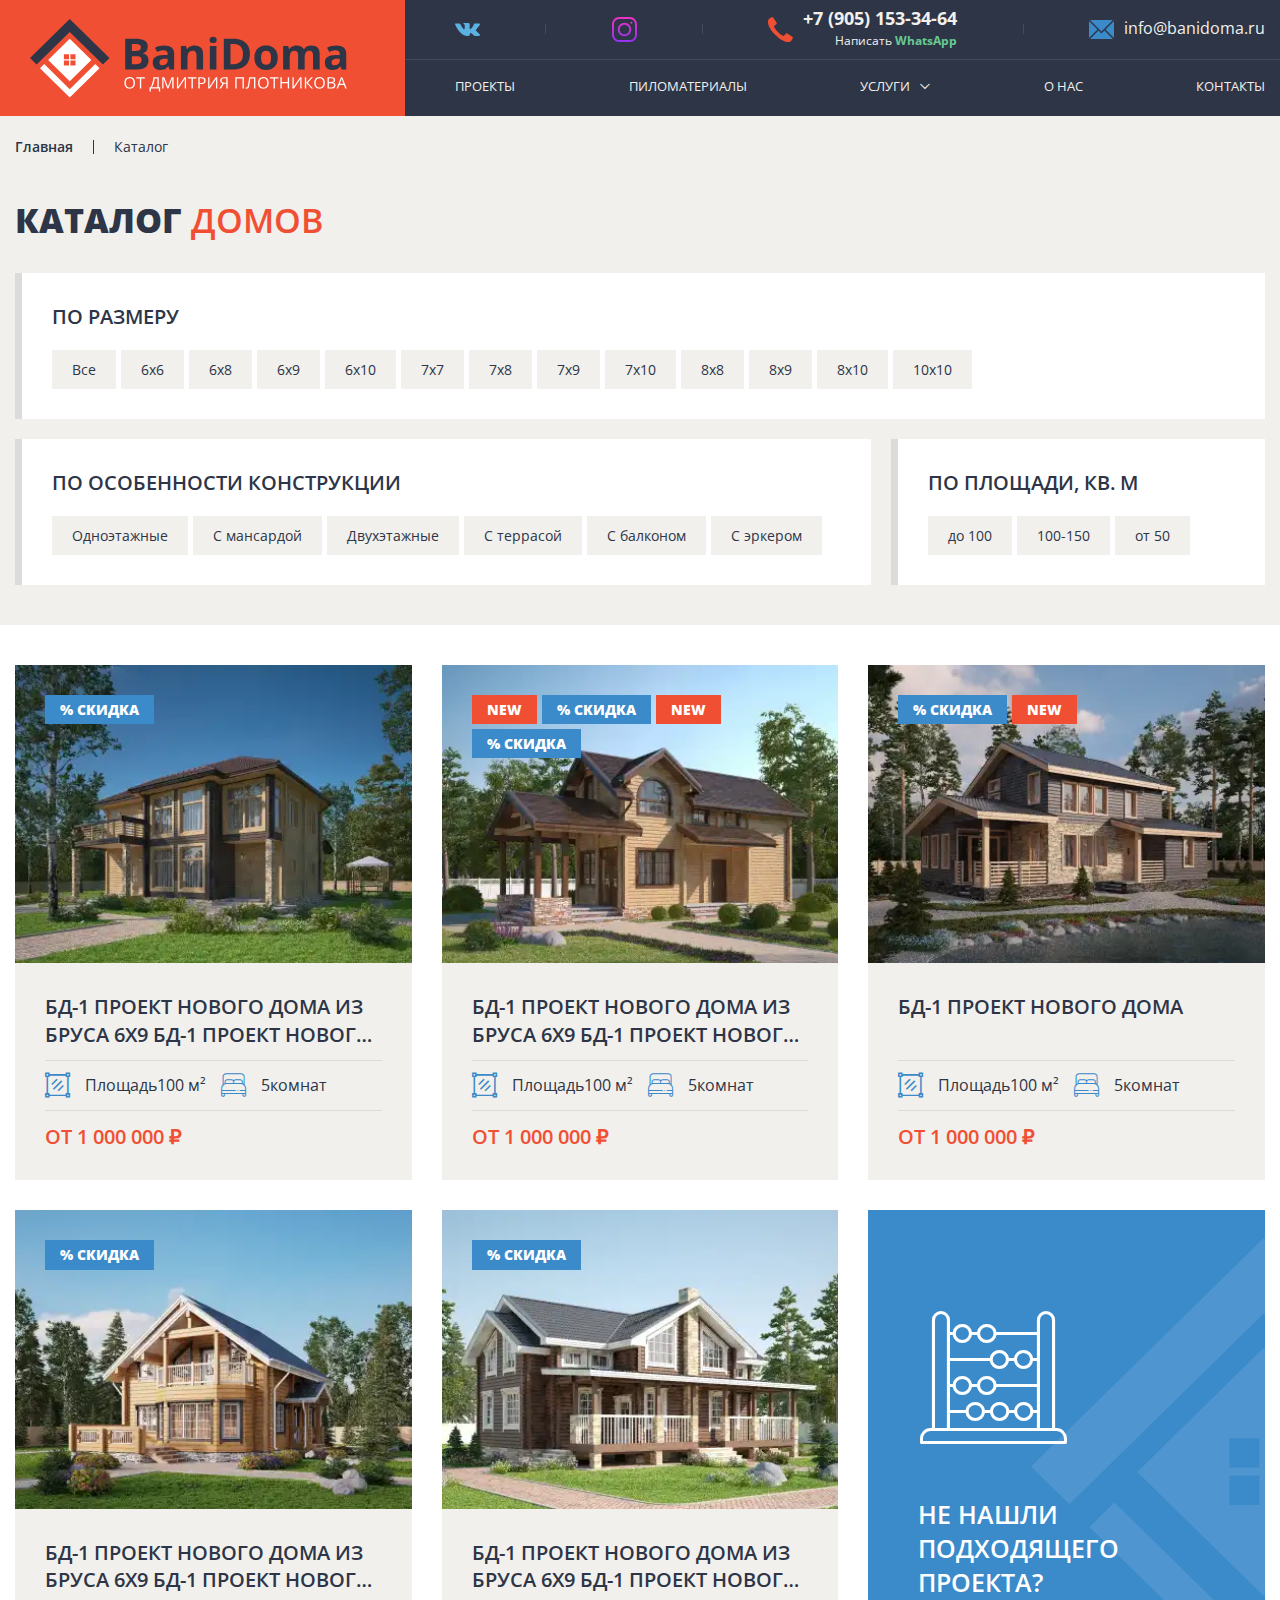
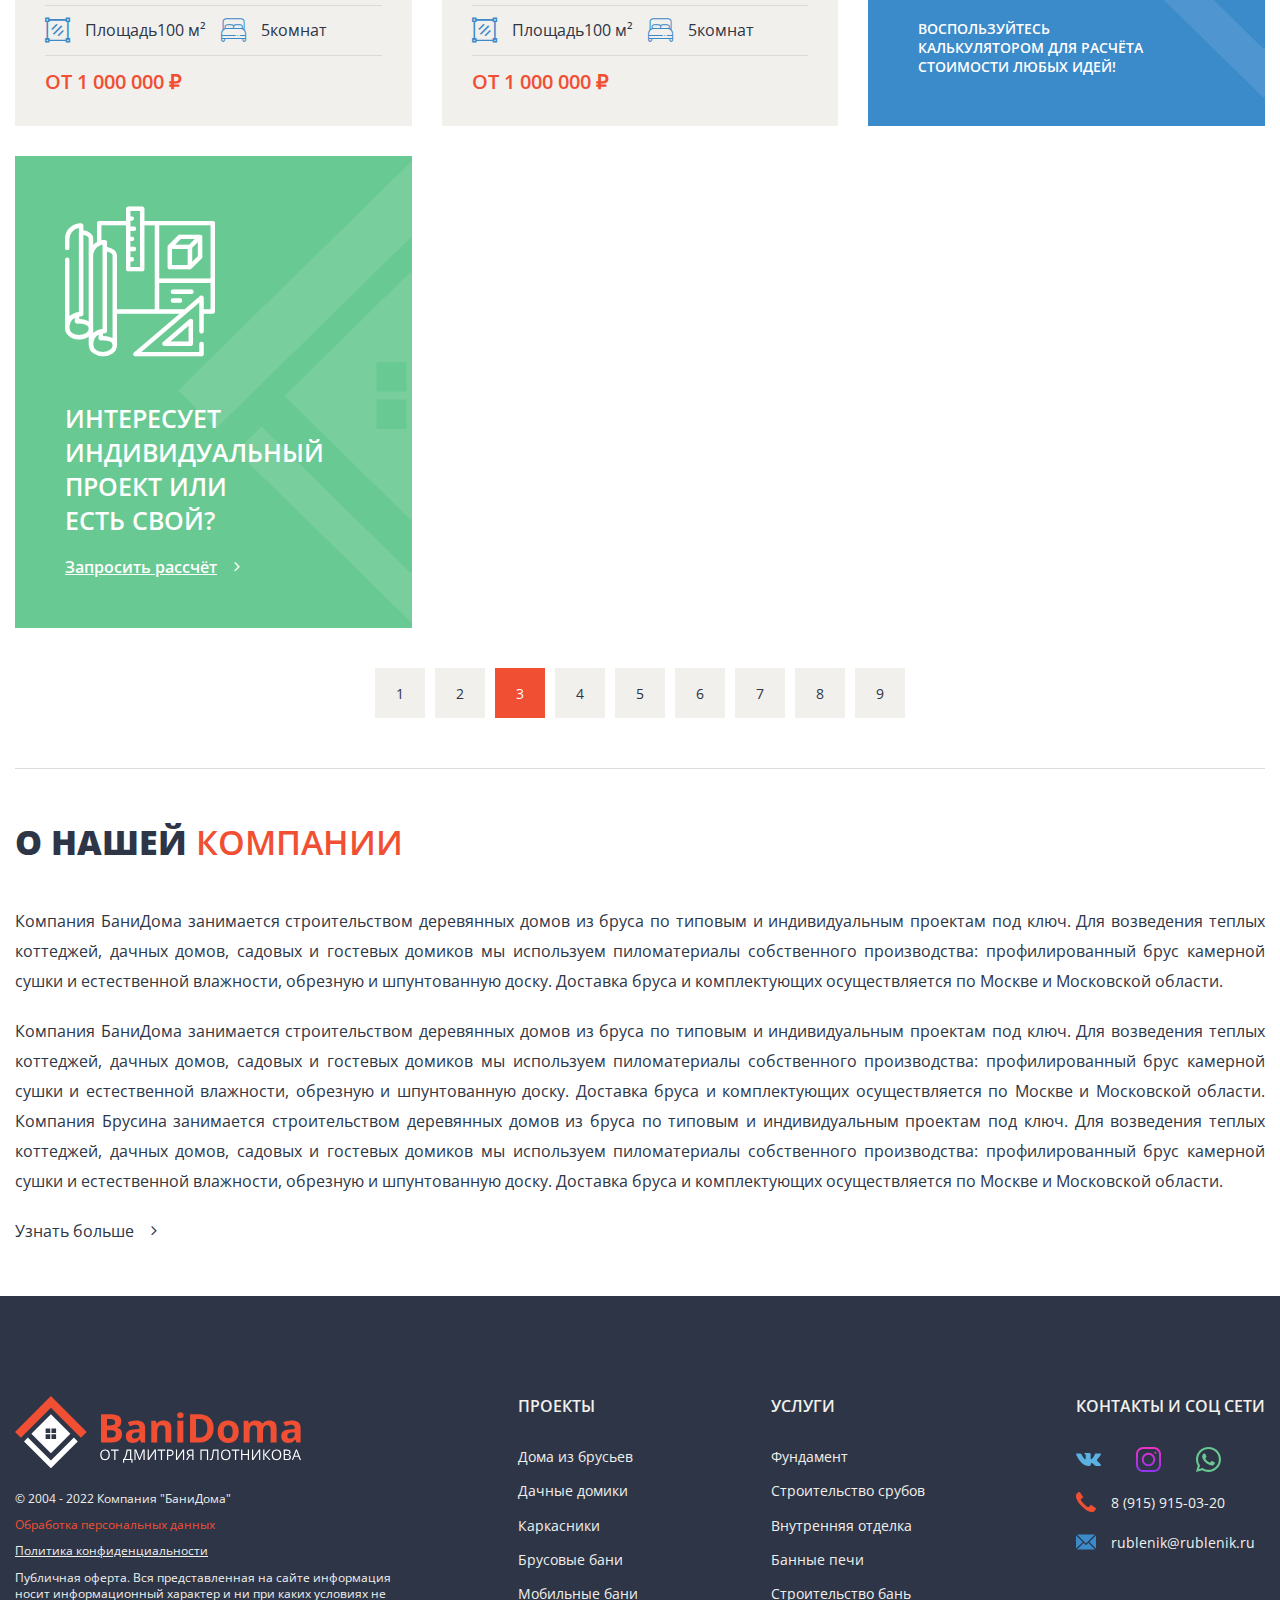
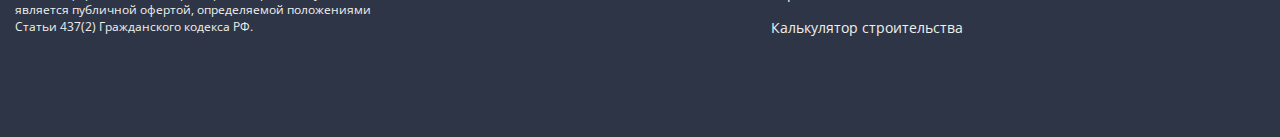
<file: catalog.html>
<!DOCTYPE html><html lang="ru"><head><meta charset="UTF-8"><meta http-equiv="x-ua-compatible" content="ie=edge"><meta name="viewport" content="width=device-width,initial-scale=1,shrink-to-fit=no"><meta name="robots" content="index, follow"><meta name="google" content="notranslate"><meta name="format-detection" content="telephone=no"><meta name="description" content=""><title>Catalog</title><link rel="stylesheet" href="assets/plugins/swiper/swiper-bundle.min.css"><link rel="stylesheet" href="assets/css/icon-fonts/icon-fonts-style.min.css"><link rel="stylesheet" href="assets/css/style.min.css"></head><body><div class="wrapper"><header id="header" class="header"><div class="container"><div class="header__content"><div class="header__logo"><div class="logo"><a class="logo__link" href="#"><svg class="logo__mobile" width="80" height="79" viewBox="0 0 80 79" fill="none" xmlns="http://www.w3.org/2000/svg"><path fill-rule="evenodd" clip-rule="evenodd" d="M39.739 0L79.4781 38.9807L72.9105 45.4229L39.739 12.8845L6.56758 45.4229L0 38.9807L39.739 0Z" fill="#2D3547"/><path fill-rule="evenodd" clip-rule="evenodd" d="M9.97266 49.3064L14.2416 45.1189L39.7388 70.1295L65.236 45.1189L69.5049 49.3064L39.7388 78.5045L9.97266 49.3064Z" fill="white"/><path fill-rule="evenodd" clip-rule="evenodd" d="M61.3335 40.9776L39.739 19.7952L18.1445 40.9776L39.739 62.16L61.3335 40.9776ZM39.0094 35.2187H33.9011V40.2295H39.0094V35.2187ZM39.0094 41.5962H33.9011V46.607H39.0094V41.5962ZM40.4026 35.2187H45.511V40.2295H40.4026V35.2187ZM45.511 41.5962H40.4026V46.607H45.511V41.5962Z" fill="white"/></svg> <svg class="logo__desk" width="320" height="79" viewBox="0 0 320 79" fill="none" xmlns="http://www.w3.org/2000/svg"><path d="M95.2314 19.7305H105.013C109.198 19.7305 112.365 20.3069 114.515 21.4596C116.664 22.6124 117.739 24.6368 117.739 27.5328C117.739 28.6996 117.546 29.754 117.159 30.6959C116.786 31.6378 116.242 32.411 115.525 33.0155C114.808 33.62 113.934 34.0136 112.902 34.1963V34.4072C113.949 34.6181 114.894 34.9836 115.74 35.5037C116.586 36.0098 117.259 36.7549 117.761 37.739C118.277 38.709 118.535 40.0024 118.535 41.619C118.535 43.4888 118.069 45.0914 117.137 46.4269C116.206 47.7625 114.873 48.7887 113.139 49.5057C111.419 50.2086 109.37 50.56 106.991 50.56H95.2314V19.7305ZM101.896 31.94H105.765C107.7 31.94 109.04 31.6448 109.785 31.0543C110.53 30.4498 110.903 29.5642 110.903 28.3973C110.903 27.2165 110.459 26.373 109.57 25.8669C108.696 25.3467 107.306 25.0867 105.4 25.0867H101.896V31.94ZM101.896 37.1275V45.1617H106.238C108.245 45.1617 109.642 44.7821 110.43 44.023C111.218 43.2639 111.613 42.2446 111.613 40.9653C111.613 40.2062 111.441 39.5384 111.097 38.9621C110.753 38.3857 110.172 37.9358 109.355 37.6125C108.553 37.2891 107.442 37.1275 106.023 37.1275H101.896Z" fill="#2D3547"/><path d="M134.142 26.4995C137.367 26.4995 139.839 27.1883 141.559 28.566C143.278 29.9437 144.138 32.0384 144.138 34.85V50.56H139.559L138.291 47.3548H138.119C137.431 48.1983 136.729 48.8871 136.012 49.4213C135.296 49.9555 134.472 50.3492 133.54 50.6022C132.608 50.8553 131.476 50.9818 130.143 50.9818C128.725 50.9818 127.449 50.7147 126.317 50.1805C125.199 49.6463 124.318 48.8309 123.673 47.7343C123.028 46.6238 122.705 45.2179 122.705 43.5169C122.705 41.0145 123.601 39.1729 125.392 37.992C127.184 36.7971 129.871 36.1364 133.454 36.0098L137.624 35.8833V34.85C137.624 33.6129 137.295 32.7062 136.636 32.1298C135.976 31.5534 135.059 31.2652 133.884 31.2652C132.723 31.2652 131.584 31.4269 130.466 31.7502C129.348 32.0736 128.23 32.4812 127.112 32.9733L124.941 28.6293C126.216 27.9686 127.642 27.4484 129.219 27.0689C130.81 26.6893 132.451 26.4995 134.142 26.4995ZM137.624 39.6368L135.088 39.7212C132.967 39.7774 131.491 40.15 130.659 40.8388C129.842 41.5277 129.434 42.4344 129.434 43.5591C129.434 44.5431 129.728 45.2461 130.315 45.6678C130.903 46.0755 131.67 46.2793 132.616 46.2793C134.02 46.2793 135.202 45.8716 136.163 45.0563C137.137 44.2409 137.624 43.0811 137.624 41.5769V39.6368Z" fill="#2D3547"/><path d="M164.561 26.5417C167.126 26.5417 169.19 27.2305 170.752 28.6082C172.314 29.9719 173.095 32.1649 173.095 35.1874V50.56H166.539V36.7901C166.539 35.1031 166.223 33.8308 165.593 32.9733C164.976 32.1157 164.002 31.687 162.669 31.687C160.663 31.687 159.294 32.3547 158.563 33.6902C157.832 35.0258 157.467 36.9517 157.467 39.4681V50.56H150.91V26.9845H155.919L156.8 30H157.166C157.682 29.1846 158.319 28.5239 159.079 28.0178C159.853 27.5117 160.706 27.1391 161.637 26.9002C162.583 26.6612 163.558 26.5417 164.561 26.5417Z" fill="#2D3547"/><path d="M186.402 26.9845V50.56H179.846V26.9845H186.402ZM183.135 17.7483C184.109 17.7483 184.948 17.9732 185.65 18.4231C186.352 18.8589 186.703 19.6813 186.703 20.8903C186.703 22.0852 186.352 22.9147 185.65 23.3786C184.948 23.8284 184.109 24.0534 183.135 24.0534C182.146 24.0534 181.3 23.8284 180.598 23.3786C179.91 22.9147 179.566 22.0852 179.566 20.8903C179.566 19.6813 179.91 18.8589 180.598 18.4231C181.3 17.9732 182.146 17.7483 183.135 17.7483Z" fill="#2D3547"/><path d="M219.895 34.85C219.895 38.3224 219.215 41.2254 217.853 43.5591C216.506 45.8787 214.55 47.6289 211.984 48.8098C209.419 49.9766 206.33 50.56 202.719 50.56H193.819V19.7305H203.686C206.983 19.7305 209.842 20.3069 212.264 21.4596C214.686 22.5984 216.563 24.2924 217.896 26.5417C219.229 28.7769 219.895 31.5464 219.895 34.85ZM212.973 35.0187C212.973 32.7413 212.629 30.8716 211.941 29.4095C211.268 27.9334 210.264 26.8439 208.932 26.141C207.613 25.4381 205.979 25.0867 204.03 25.0867H200.483V45.1617H203.342C206.596 45.1617 209.01 44.3112 210.587 42.6101C212.178 40.9091 212.973 38.3786 212.973 35.0187Z" fill="#2D3547"/><path d="M247.735 38.7301C247.735 40.6982 247.462 42.4415 246.918 43.9597C246.387 45.478 245.606 46.7643 244.574 47.8187C243.557 48.859 242.324 49.6463 240.877 50.1805C239.444 50.7147 237.824 50.9818 236.018 50.9818C234.327 50.9818 232.772 50.7147 231.354 50.1805C229.949 49.6463 228.724 48.859 227.677 47.8187C226.646 46.7643 225.843 45.478 225.27 43.9597C224.711 42.4415 224.431 40.6982 224.431 38.7301C224.431 36.1153 224.904 33.9011 225.85 32.0876C226.796 30.2741 228.143 28.8964 229.892 27.9545C231.64 27.0126 233.725 26.5417 236.147 26.5417C238.398 26.5417 240.39 27.0126 242.124 27.9545C243.872 28.8964 245.241 30.2741 246.23 32.0876C247.233 33.9011 247.735 36.1153 247.735 38.7301ZM231.117 38.7301C231.117 40.2765 231.289 41.5769 231.633 42.6312C231.977 43.6856 232.514 44.4799 233.245 45.0141C233.976 45.5483 234.929 45.8154 236.104 45.8154C237.265 45.8154 238.204 45.5483 238.921 45.0141C239.652 44.4799 240.182 43.6856 240.511 42.6312C240.855 41.5769 241.027 40.2765 241.027 38.7301C241.027 37.1696 240.855 35.8763 240.511 34.85C240.182 33.8097 239.652 33.0295 238.921 32.5094C238.19 31.9892 237.237 31.7291 236.061 31.7291C234.327 31.7291 233.066 32.3125 232.278 33.4794C231.504 34.6462 231.117 36.3964 231.117 38.7301Z" fill="#2D3547"/><path d="M281.378 26.5417C284.101 26.5417 286.158 27.2305 287.548 28.6082C288.952 29.9719 289.655 32.1649 289.655 35.1874V50.56H283.076V36.7901C283.076 35.1031 282.783 33.8308 282.195 32.9733C281.607 32.1157 280.697 31.687 279.465 31.687C277.731 31.687 276.498 32.2985 275.767 33.5215C275.036 34.7305 274.671 36.4667 274.671 38.7301V50.56H268.114V36.7901C268.114 35.6654 267.985 34.7235 267.727 33.9644C267.469 33.2052 267.075 32.6359 266.545 32.2563C266.015 31.8767 265.334 31.687 264.503 31.687C263.284 31.687 262.324 31.9892 261.622 32.5937C260.934 33.1842 260.44 34.0628 260.139 35.2296C259.852 36.3824 259.709 37.7952 259.709 39.4681V50.56H253.152V26.9845H258.161L259.042 30H259.408C259.895 29.1846 260.504 28.5239 261.235 28.0178C261.98 27.5117 262.797 27.1391 263.686 26.9002C264.574 26.6612 265.477 26.5417 266.394 26.5417C268.157 26.5417 269.648 26.8228 270.866 27.3852C272.098 27.9475 273.044 28.8191 273.704 30H274.284C275.001 28.791 276.011 27.9123 277.315 27.3641C278.634 26.8158 279.988 26.5417 281.378 26.5417Z" fill="#2D3547"/><path d="M306.251 26.4995C309.475 26.4995 311.948 27.1883 313.667 28.566C315.387 29.9437 316.247 32.0384 316.247 34.85V50.56H311.668L310.4 47.3548H310.228C309.54 48.1983 308.838 48.8871 308.121 49.4213C307.404 49.9555 306.58 50.3492 305.649 50.6022C304.717 50.8553 303.585 50.9818 302.252 50.9818C300.833 50.9818 299.558 50.7147 298.426 50.1805C297.308 49.6463 296.426 48.8309 295.781 47.7343C295.137 46.6238 294.814 45.2179 294.814 43.5169C294.814 41.0145 295.71 39.1729 297.501 37.992C299.293 36.7971 301.98 36.1364 305.563 36.0098L309.733 35.8833V34.85C309.733 33.6129 309.404 32.7062 308.744 32.1298C308.085 31.5534 307.168 31.2652 305.993 31.2652C304.832 31.2652 303.693 31.4269 302.575 31.7502C301.457 32.0736 300.339 32.4812 299.221 32.9733L297.05 28.6293C298.325 27.9686 299.751 27.4484 301.328 27.0689C302.919 26.6893 304.56 26.4995 306.251 26.4995ZM309.733 39.6368L307.197 39.7212C305.076 39.7774 303.599 40.15 302.768 40.8388C301.951 41.5277 301.543 42.4344 301.543 43.5591C301.543 44.5431 301.837 45.2461 302.424 45.6678C303.012 46.0755 303.779 46.2793 304.724 46.2793C306.129 46.2793 307.311 45.8716 308.271 45.0563C309.246 44.2409 309.733 43.0811 309.733 41.5769V39.6368Z" fill="#2D3547"/><path d="M104.969 63.865C104.969 64.7342 104.856 65.5263 104.631 66.2412C104.405 66.951 104.07 67.563 103.624 68.0773C103.184 68.5865 102.636 68.98 101.98 69.2577C101.325 69.5354 100.564 69.6743 99.6993 69.6743C98.808 69.6743 98.0294 69.5354 97.3635 69.2577C96.7028 68.98 96.1523 68.584 95.7118 68.0696C95.2766 67.5553 94.9489 66.9407 94.7287 66.2258C94.5137 65.5109 94.4062 64.7188 94.4062 63.8496C94.4062 62.6975 94.6003 61.6869 94.9883 60.8177C95.3763 59.9485 95.9635 59.2721 96.75 58.7887C97.5417 58.3052 98.5327 58.0635 99.7229 58.0635C100.861 58.0635 101.818 58.3026 102.594 58.781C103.375 59.2593 103.965 59.933 104.363 60.8022C104.767 61.6663 104.969 62.6872 104.969 63.865ZM95.8141 63.865C95.8141 64.8217 95.953 65.6497 96.2309 66.3492C96.5088 67.0487 96.9335 67.5887 97.505 67.9693C98.0818 68.3499 98.8132 68.5402 99.6993 68.5402C100.591 68.5402 101.32 68.3499 101.886 67.9693C102.457 67.5887 102.879 67.0487 103.152 66.3492C103.425 65.6497 103.561 64.8217 103.561 63.865C103.561 62.4095 103.249 61.2729 102.625 60.4551C102.006 59.6322 101.039 59.2207 99.7229 59.2207C98.8316 59.2207 98.0975 59.4084 97.5208 59.7839C96.944 60.1593 96.5141 60.6942 96.2309 61.3886C95.953 62.0778 95.8141 62.9033 95.8141 63.865Z" fill="white"/><path d="M111.225 69.52H109.88V59.3981H106.262V58.2409H114.827V59.3981H111.225V69.52Z" fill="white"/><path d="M128.732 58.2409V68.3474H130.148V72.4671H128.866V69.52H120.875V72.4671H119.593V68.3474H120.474C120.867 67.689 121.234 66.951 121.575 66.1332C121.921 65.3103 122.228 64.4514 122.495 63.5564C122.768 62.6564 122.988 61.7537 123.156 60.8485C123.329 59.9433 123.439 59.0741 123.486 58.2409H128.732ZM127.403 59.4213H124.666C124.619 60.059 124.514 60.7714 124.352 61.5583C124.189 62.3401 123.979 63.1424 123.722 63.9653C123.471 64.7882 123.188 65.5777 122.873 66.3338C122.564 67.0898 122.236 67.761 121.89 68.3474H127.403V59.4213Z" fill="white"/><path d="M137.317 69.52L133.455 59.537H133.392C133.413 59.7479 133.431 60.005 133.447 60.3085C133.463 60.6119 133.476 60.9437 133.486 61.3037C133.497 61.6586 133.502 62.0212 133.502 62.3915V69.52H132.26V58.2409H134.242L137.883 67.6222H137.938L141.635 58.2409H143.601V69.52H142.279V62.2989C142.279 61.9646 142.285 61.6303 142.295 61.296C142.306 60.9565 142.319 60.6377 142.335 60.3394C142.35 60.0359 142.366 59.7736 142.382 59.5524H142.319L138.41 69.52H137.317Z" fill="white"/><path d="M146.924 58.2409H148.174V64.76C148.174 65.0068 148.171 65.2769 148.166 65.57C148.161 65.858 148.153 66.1409 148.143 66.4187C148.132 66.6964 148.119 66.9484 148.103 67.1747C148.093 67.401 148.082 67.5759 148.072 67.6993H148.135L154.537 58.2409H156.008V69.52H154.757V63.0781C154.757 62.8055 154.762 62.5175 154.773 62.2141C154.783 61.9055 154.794 61.6072 154.804 61.3191C154.82 61.0311 154.836 60.774 154.851 60.5477C154.867 60.3162 154.878 60.1388 154.883 60.0153H154.812L148.402 69.52H146.924V58.2409Z" fill="white"/><path d="M162.838 69.52H161.493V59.3981H157.875V58.2409H166.44V59.3981H162.838V69.52Z" fill="white"/><path d="M171.344 58.2409C172.828 58.2409 173.91 58.5264 174.592 59.0973C175.279 59.663 175.622 60.4757 175.622 61.5352C175.622 62.0135 175.541 62.4687 175.379 62.9007C175.221 63.3276 174.964 63.7056 174.608 64.0348C174.251 64.3588 173.782 64.616 173.2 64.8063C172.623 64.9914 171.915 65.084 171.076 65.084H169.676V69.52H168.339V58.2409H171.344ZM171.218 59.3596H169.676V63.9576H170.927C171.661 63.9576 172.272 63.8805 172.76 63.7262C173.252 63.5719 173.622 63.3224 173.868 62.9778C174.115 62.6281 174.238 62.1652 174.238 61.5892C174.238 60.8382 173.994 60.2802 173.507 59.915C173.019 59.5447 172.256 59.3596 171.218 59.3596Z" fill="white"/><path d="M178.206 58.2409H179.456V64.76C179.456 65.0068 179.454 65.2769 179.449 65.57C179.443 65.858 179.435 66.1409 179.425 66.4187C179.414 66.6964 179.401 66.9484 179.386 67.1747C179.375 67.401 179.365 67.5759 179.354 67.6993H179.417L185.819 58.2409H187.29V69.52H186.039V63.0781C186.039 62.8055 186.045 62.5175 186.055 62.2141C186.066 61.9055 186.076 61.6072 186.087 61.3191C186.102 61.0311 186.118 60.774 186.134 60.5477C186.149 60.3162 186.16 60.1388 186.165 60.0153H186.094L179.684 69.52H178.206V58.2409Z" fill="white"/><path d="M193.932 64.8063L190.943 69.52H189.378L192.595 64.5671C192.175 64.4385 191.782 64.2559 191.415 64.0193C191.053 63.7776 190.759 63.4459 190.534 63.0241C190.314 62.6024 190.204 62.0623 190.204 61.404C190.204 60.3754 190.56 59.591 191.273 59.051C191.992 58.5109 193.059 58.2409 194.474 58.2409H197.628V69.52H196.291V64.8063H193.932ZM196.291 59.3596H194.521C193.887 59.3596 193.35 59.4316 192.909 59.5756C192.474 59.7196 192.144 59.9459 191.918 60.2545C191.693 60.5631 191.58 60.9668 191.58 61.4657C191.58 62.1806 191.821 62.731 192.304 63.1167C192.786 63.4973 193.523 63.6876 194.514 63.6876H196.291V59.3596Z" fill="white"/><path d="M205.288 69.52V58.2409H213.853V69.52H212.532V59.3981H206.625V69.52H205.288Z" fill="white"/><path d="M225.363 69.52H224.026V59.3981H220.298C220.225 59.9742 220.146 60.5759 220.062 61.2034C219.979 61.8309 219.892 62.4558 219.803 63.0781C219.714 63.7005 219.625 64.2894 219.535 64.8448C219.446 65.4003 219.357 65.894 219.268 66.3261C219.132 67.041 218.961 67.6505 218.757 68.1545C218.558 68.6534 218.29 69.0366 217.955 69.304C217.624 69.5663 217.186 69.6975 216.641 69.6975C216.458 69.6975 216.274 69.6795 216.091 69.6435C215.912 69.6075 215.755 69.5637 215.619 69.5123V68.4091C215.739 68.4605 215.873 68.5042 216.02 68.5402C216.172 68.5762 216.332 68.5942 216.5 68.5942C216.83 68.5942 217.089 68.4657 217.278 68.2085C217.472 67.9462 217.624 67.6145 217.734 67.2133C217.85 66.8121 217.949 66.4007 218.033 65.9789C218.101 65.6292 218.18 65.1868 218.269 64.652C218.358 64.1171 218.453 63.5102 218.552 62.8313C218.652 62.1472 218.754 61.4169 218.859 60.6402C218.969 59.8636 219.077 59.0638 219.182 58.2409H225.363V69.52Z" fill="white"/><path d="M238.643 63.865C238.643 64.7342 238.53 65.5263 238.305 66.2412C238.079 66.951 237.744 67.563 237.298 68.0773C236.858 68.5865 236.31 68.98 235.654 69.2577C234.999 69.5354 234.239 69.6743 233.374 69.6743C232.482 69.6743 231.704 69.5354 231.038 69.2577C230.377 68.98 229.827 68.584 229.386 68.0696C228.951 67.5553 228.623 66.9407 228.403 66.2258C228.188 65.5109 228.081 64.7188 228.081 63.8496C228.081 62.6975 228.275 61.6869 228.663 60.8177C229.051 59.9485 229.638 59.2721 230.424 58.7887C231.216 58.3052 232.207 58.0635 233.397 58.0635C234.535 58.0635 235.492 58.3026 236.268 58.781C237.049 59.2593 237.639 59.933 238.038 60.8022C238.441 61.6663 238.643 62.6872 238.643 63.865ZM229.488 63.865C229.488 64.8217 229.627 65.6497 229.905 66.3492C230.183 67.0487 230.608 67.5887 231.179 67.9693C231.756 68.3499 232.488 68.5402 233.374 68.5402C234.265 68.5402 234.994 68.3499 235.56 67.9693C236.132 67.5887 236.554 67.0487 236.826 66.3492C237.099 65.6497 237.235 64.8217 237.235 63.865C237.235 62.4095 236.923 61.2729 236.299 60.4551C235.681 59.6322 234.713 59.2207 233.397 59.2207C232.506 59.2207 231.772 59.4084 231.195 59.7839C230.618 60.1593 230.188 60.6942 229.905 61.3886C229.627 62.0778 229.488 62.9033 229.488 63.865Z" fill="white"/><path d="M244.9 69.52H243.555V59.3981H239.937V58.2409H248.502V59.3981H244.9V69.52Z" fill="white"/><path d="M259.115 69.52H257.778V64.2045H251.738V69.52H250.401V58.2409H251.738V63.0473H257.778V58.2409H259.115V69.52Z" fill="white"/><path d="M262.454 58.2409H263.704V64.76C263.704 65.0068 263.702 65.2769 263.696 65.57C263.691 65.858 263.683 66.1409 263.673 66.4187C263.662 66.6964 263.649 66.9484 263.633 67.1747C263.623 67.401 263.613 67.5759 263.602 67.6993H263.665L270.067 58.2409H271.538V69.52H270.287V63.0781C270.287 62.8055 270.292 62.5175 270.303 62.2141C270.313 61.9055 270.324 61.6072 270.334 61.3191C270.35 61.0311 270.366 60.774 270.382 60.5477C270.397 60.3162 270.408 60.1388 270.413 60.0153H270.342L263.932 69.52H262.454V58.2409Z" fill="white"/><path d="M283.079 69.52H281.459L276.174 63.7956V69.52H274.837V58.2409H276.174V63.703L281.326 58.2409H282.859L277.771 63.7185L283.079 69.52Z" fill="white"/><path d="M294.802 63.865C294.802 64.7342 294.689 65.5263 294.464 66.2412C294.238 66.951 293.903 67.563 293.457 68.0773C293.017 68.5865 292.469 68.98 291.813 69.2577C291.158 69.5354 290.398 69.6743 289.532 69.6743C288.641 69.6743 287.862 69.5354 287.197 69.2577C286.536 68.98 285.985 68.584 285.545 68.0696C285.11 67.5553 284.782 66.9407 284.562 66.2258C284.347 65.5109 284.239 64.7188 284.239 63.8496C284.239 62.6975 284.433 61.6869 284.821 60.8177C285.209 59.9485 285.797 59.2721 286.583 58.7887C287.375 58.3052 288.366 58.0635 289.556 58.0635C290.694 58.0635 291.651 58.3026 292.427 58.781C293.208 59.2593 293.798 59.933 294.196 60.8022C294.6 61.6663 294.802 62.6872 294.802 63.865ZM285.647 63.865C285.647 64.8217 285.786 65.6497 286.064 66.3492C286.342 67.0487 286.767 67.5887 287.338 67.9693C287.915 68.3499 288.646 68.5402 289.532 68.5402C290.424 68.5402 291.153 68.3499 291.719 67.9693C292.29 67.5887 292.712 67.0487 292.985 66.3492C293.258 65.6497 293.394 64.8217 293.394 63.865C293.394 62.4095 293.082 61.2729 292.458 60.4551C291.839 59.6322 290.872 59.2207 289.556 59.2207C288.665 59.2207 287.931 59.4084 287.354 59.7839C286.777 60.1593 286.347 60.6942 286.064 61.3886C285.786 62.0778 285.647 62.9033 285.647 63.865Z" fill="white"/><path d="M297.527 58.2409H300.783C302.22 58.2409 303.3 58.4518 304.023 58.8735C304.747 59.2953 305.109 60.0128 305.109 61.026C305.109 61.4632 305.022 61.8566 304.849 62.2063C304.681 62.5509 304.435 62.8364 304.11 63.0627C303.785 63.289 303.384 63.4459 302.907 63.5333V63.6104C303.41 63.6876 303.856 63.829 304.244 64.0348C304.632 64.2405 304.936 64.5285 305.156 64.8988C305.376 65.2691 305.486 65.7397 305.486 66.3106C305.486 67.005 305.321 67.5913 304.991 68.0696C304.666 68.5479 304.204 68.9105 303.607 69.1574C303.009 69.3992 302.301 69.52 301.483 69.52H297.527V58.2409ZM298.864 63.0781H301.066C302.068 63.0781 302.76 62.9161 303.143 62.5921C303.531 62.2681 303.725 61.7949 303.725 61.1726C303.725 60.5297 303.494 60.0668 303.032 59.7839C302.576 59.501 301.847 59.3596 300.846 59.3596H298.864V63.0781ZM298.864 64.1813V68.4014H301.255C302.277 68.4014 303.001 68.2059 303.426 67.815C303.85 67.419 304.063 66.8867 304.063 66.2181C304.063 65.7912 303.966 65.426 303.772 65.1226C303.583 64.8191 303.274 64.5877 302.844 64.4282C302.419 64.2636 301.85 64.1813 301.137 64.1813H298.864Z" fill="white"/><path d="M315.313 69.52L313.898 65.9403H309.289L307.881 69.52H306.528L311.027 58.1946H312.23L316.698 69.52H315.313ZM313.497 64.7754L312.152 61.2188C312.12 61.1263 312.068 60.9745 311.994 60.7637C311.926 60.5528 311.855 60.3342 311.782 60.1079C311.709 59.8816 311.648 59.699 311.601 59.5602C311.549 59.771 311.491 59.9819 311.428 60.1928C311.37 60.3985 311.313 60.5914 311.255 60.7714C311.197 60.9463 311.148 61.0954 311.106 61.2188L309.737 64.7754H313.497Z" fill="white"/><path fill-rule="evenodd" clip-rule="evenodd" d="M39.739 0L79.4781 38.9807L72.9105 45.4229L39.739 12.8845L6.56758 45.4229L0 38.9807L39.739 0Z" fill="#2D3547"/><path fill-rule="evenodd" clip-rule="evenodd" d="M9.97266 49.3064L14.2416 45.1189L39.7388 70.1295L65.236 45.1189L69.5049 49.3064L39.7388 78.5045L9.97266 49.3064Z" fill="white"/><path fill-rule="evenodd" clip-rule="evenodd" d="M61.3335 40.9776L39.739 19.7952L18.1445 40.9776L39.739 62.16L61.3335 40.9776ZM39.0094 35.2187H33.9011V40.2295H39.0094V35.2187ZM39.0094 41.5962H33.9011V46.607H39.0094V41.5962ZM40.4026 35.2187H45.511V40.2295H40.4026V35.2187ZM45.511 41.5962H40.4026V46.607H45.511V41.5962Z" fill="white"/></svg></a></div></div><div class="header__right"><div class="header__social social"><ul class="social__list"><li class="social__item"><a class="social__link" href="#" target="_blank"><svg class="social__icon" width="25" height="25" viewBox="0 0 25 25" fill="none" xmlns="http://www.w3.org/2000/svg"><path d="M5.48315 7.34192C6.18108 8.90203 7.06561 10.373 8.23061 11.6934C8.38512 11.8692 8.5799 12.0254 8.78508 12.1526C9.08478 12.3389 9.36755 12.2734 9.48941 11.9631C9.6183 11.6374 9.73658 10.9775 9.74361 10.6355C9.76285 9.74196 9.74074 9.15636 9.6877 8.26392C9.65332 7.69232 9.42883 7.19043 8.49996 7.03894C8.2131 6.99197 8.18645 6.77824 8.37075 6.56504C8.75441 6.12116 9.28889 6.05042 9.86848 6.02242C10.8078 5.97649 11.7506 6.01398 12.6911 6.02242C13.0742 6.0256 13.4596 6.05354 13.8369 6.12798C14.329 6.2251 14.5925 6.53756 14.6736 6.97242C14.7156 7.19673 14.7372 7.42735 14.7313 7.65432C14.7069 8.62965 14.655 9.60447 14.6427 10.5793C14.6375 10.9619 14.6683 11.3541 14.7588 11.7267C14.8853 12.246 15.2759 12.3764 15.6754 12.0012C16.1826 11.5246 16.6299 10.9883 17.0496 10.4437C17.8123 9.45304 18.3819 8.36584 18.8723 7.24486C19.1259 6.66643 19.3201 6.5408 20.0075 6.53924C21.2996 6.53658 22.5917 6.53554 23.8838 6.53924C24.113 6.54028 24.3526 6.55983 24.5689 6.62213C24.9199 6.72347 25.0593 6.9826 24.977 7.31143C24.7852 8.082 24.3252 8.73695 23.8325 9.36662C23.0418 10.3768 22.2133 11.3627 21.404 12.3612C21.3008 12.4884 21.2099 12.6241 21.1253 12.7618C20.8227 13.2568 20.8437 13.5344 21.2851 13.9466C21.9877 14.6027 22.7398 15.2164 23.4203 15.8904C23.9147 16.3807 24.3724 16.9127 24.7643 17.4727C25.2599 18.1809 24.9537 18.848 24.0278 18.9668C23.4454 19.0412 20.6001 18.9674 20.4531 18.9668C19.6881 18.9637 19.0176 18.7235 18.4776 18.2532C17.877 17.7297 17.3313 17.1555 16.7546 16.6092C16.5809 16.4445 16.3954 16.2867 16.1955 16.149C15.7237 15.8233 15.2608 15.8956 15.0404 16.397C14.8521 16.8277 14.6894 17.9587 14.6818 18.0553C14.6421 18.5604 14.287 18.8823 13.6619 18.9135C11.8574 19.0021 10.1087 18.82 8.47963 18.03C7.09891 17.3607 5.99634 16.4144 5.04127 15.3109C3.52411 13.558 2.32576 11.6313 1.2317 9.64791C1.17578 9.54651 0.067659 7.41214 0.0378808 7.31132C-0.0611032 6.97375 0.031235 6.65128 0.346335 6.54028C0.542769 6.4711 4.19629 6.54005 4.25706 6.543C4.84004 6.57157 5.23757 6.79421 5.48315 7.34192Z" fill="#5BB2E2"/></svg></a></li><li class="social__item social__item_line"></li><li class="social__item"><a class="social__link" href="#" target="_blank"><svg class="social__icon" width="25" height="25" viewBox="0 0 25 25" fill="none" xmlns="http://www.w3.org/2000/svg"><path d="M17.7379 0H7.26211C3.25776 0 0 3.25776 0 7.26211V17.7379C0 21.7422 3.25776 25 7.26211 25H17.7379C21.7422 25 25 21.7422 25 17.7379V7.26211C25 3.25776 21.7422 0 17.7379 0ZM23.0469 17.7379C23.0469 20.6653 20.6653 23.0469 17.7379 23.0469H7.26211C4.33472 23.0469 1.95312 20.6653 1.95312 17.7379V7.26211C1.95312 4.33472 4.33472 1.95312 7.26211 1.95312H17.7379C20.6653 1.95312 23.0469 4.33472 23.0469 7.26211V17.7379Z" fill="url(#paint0_linear_1_2432)"/><path d="M12.5 5.76172C8.78447 5.76172 5.76172 8.78447 5.76172 12.5C5.76172 16.2155 8.78447 19.2383 12.5 19.2383C16.2155 19.2383 19.2383 16.2155 19.2383 12.5C19.2383 8.78447 16.2155 5.76172 12.5 5.76172ZM12.5 17.2852C9.86147 17.2852 7.71484 15.1385 7.71484 12.5C7.71484 9.86147 9.86147 7.71484 12.5 7.71484C15.1385 7.71484 17.2852 9.86147 17.2852 12.5C17.2852 15.1385 15.1385 17.2852 12.5 17.2852Z" fill="url(#paint1_linear_1_2432)"/><path d="M19.3359 6.64062C19.8753 6.64062 20.3125 6.2034 20.3125 5.66406C20.3125 5.12472 19.8753 4.6875 19.3359 4.6875C18.7966 4.6875 18.3594 5.12472 18.3594 5.66406C18.3594 6.2034 18.7966 6.64062 19.3359 6.64062Z" fill="url(#paint2_linear_1_2432)"/><defs><linearGradient id="paint0_linear_1_2432" x1="12.5" y1="0" x2="12.5" y2="25" gradientUnits="userSpaceOnUse"><stop stop-color="#F133C7"/><stop offset="1" stop-color="#9233F1"/></linearGradient><linearGradient id="paint1_linear_1_2432" x1="12.5" y1="0" x2="12.5" y2="25" gradientUnits="userSpaceOnUse"><stop stop-color="#F133C7"/><stop offset="1" stop-color="#9233F1"/></linearGradient><linearGradient id="paint2_linear_1_2432" x1="12.5" y1="0" x2="12.5" y2="25" gradientUnits="userSpaceOnUse"><stop stop-color="#F133C7"/><stop offset="1" stop-color="#9233F1"/></linearGradient></defs></svg></a></li><li class="social__item social__item_line"></li><li class="social__item social__item_tel"><div class="social__link"><svg class="social__icon social__icon_phone" width="25" height="25" viewBox="0 0 25 25" fill="none" xmlns="http://www.w3.org/2000/svg"><path d="M24.5139 19.879L21.7424 18.0312L19.2786 16.389C18.8031 16.0726 18.1641 16.1764 17.8131 16.6269L16.2885 18.5868C15.961 19.0121 15.3719 19.1343 14.9023 18.8743C13.8679 18.2989 12.6446 17.7571 9.94548 15.0545C7.24639 12.352 6.70113 11.1322 6.12569 10.0977C5.86569 9.62808 5.9879 9.03897 6.41319 8.71153L8.37308 7.18699C8.82362 6.83601 8.92738 6.19701 8.61102 5.72148L7.01924 3.33356L5.12097 0.486129C4.79788 0.00146584 4.15111 -0.144041 3.6516 0.155517L1.46236 1.46888C0.870719 1.81746 0.435812 2.38035 0.247728 3.04084C-0.350948 5.22358 -0.47165 10.0386 7.24507 17.7553C14.9618 25.4721 19.7764 25.351 21.9591 24.7522C22.6196 24.5642 23.1825 24.1293 23.5311 23.5376L24.8444 21.3484C25.1441 20.8489 24.9985 20.2021 24.5139 19.879Z" fill="#F14F33"/></svg><div class="social-phone"><a class="social-phone__tel" href="tel:+79051533464">+7 (905) 153-34-64</a> <a class="social-phone__text" href="https://wa.me/+79051533464" target="_blank"><span>Написать</span> <span class="social-phone__whatsapp">WhatsApp</span></a></div></div></li><li class="social__item social__item_line social__item_last-line"></li><li class="social__item social__item_mail"><a class="social__link" href="mailto:info@banidoma.ru"><svg class="social__icon social__icon_mail" width="25" height="25" viewBox="0 0 25 25" fill="none" xmlns="http://www.w3.org/2000/svg"><path d="M22.8027 2.97852H2.19722C1.85898 2.97852 1.54233 3.06167 1.25586 3.19873L12.4511 14.394L14.9604 11.9825C14.9604 11.9825 14.9605 11.9823 14.9606 11.9822C14.9606 11.9821 14.9608 11.982 14.9608 11.982L23.7444 3.19893C23.4579 3.06177 23.141 2.97852 22.8027 2.97852Z" fill="#3B8ACA"/><path d="M24.7799 4.23486L16.5142 12.5002L24.7796 20.7657C24.9167 20.4792 24.9999 20.1625 24.9999 19.8243V5.17588C24.9999 4.83784 24.9169 4.52124 24.7799 4.23486Z" fill="#3B8ACA"/><path d="M0.220215 4.23438C0.0831543 4.52085 0 4.8375 0 5.17573V19.8242C0 20.1622 0.0830566 20.4789 0.22002 20.7653L8.48579 12.5L0.220215 4.23438Z" fill="#3B8ACA"/><path d="M15.4784 13.5357L12.9688 15.9475C12.8258 16.0906 12.6384 16.1621 12.451 16.1621C12.2637 16.1621 12.0762 16.0906 11.9332 15.9475L9.52129 13.5356L1.25537 21.801C1.54189 21.9382 1.85874 22.0214 2.19707 22.0214H22.8025C23.1408 22.0214 23.4574 21.9383 23.7439 21.8012L15.4784 13.5357Z" fill="#3B8ACA"/></svg><div class="social__mail">info@banidoma.ru</div></a></li></ul></div><nav class="header__menu menu"><button class="menu__burger icon-menu-bureger" type="button"></button><div class="menu__wrapper"><ul class="menu__list"><li class="menu__item"><a class="menu__link" href="#">проекты</a></li><li class="menu__item"><a class="menu__link" href="#">пиломатериалы</a></li><li class="menu__item" data-tab-menu="main" data-tab-menu-screen="mobile"><div class="menu__link menu__link_sub icon-arrow-3" data-tab-menu="button">услуги</div><nav class="menu__submenu menu-submenu" data-tab-menu="body"><ul class="menu-submenu__list"><li class="menu-submenu__item"><a class="menu-submenu__link" href="#">фундаментные работы</a></li><li class="menu-submenu__item"><a class="menu-submenu__link" href="#">сборка сруба</a></li><li class="menu-submenu__item"><a class="menu-submenu__link" href="#">черновая отделка</a></li><li class="menu-submenu__item"><a class="menu-submenu__link" href="#">чистовая отделка</a></li></ul></nav></li><li class="menu__item"><a class="menu__link" href="#">о нас</a></li><li class="menu__item"><a class="menu__link" href="#">контакты</a></li></ul></div></nav></div></div></div></header><main class="content"><div class="catalog"><div class="catalog__header"><div class="container"><div class="catalog__crumbs crumbs"><div class="crumbs__wrapper"><a class="crumbs__link" href="index.html">Главная</a><div class="crumbs__line"></div><span class="crumbs__link active">Каталог</span></div></div><h3 class="catalog__title title">каталог <span>домов</span></h3><div class="catalog__house-filter house-filter"><div class="house-filter__item"><div class="house-filter__label">по размеру</div><ul class="house-filter__options" data-filter-options><li class="house-filter__option" data-filter-option="all"><a href="#">Все</a></li><li class="house-filter__option" data-filter-option="6x6"><a href="#">6x6</a></li><li class="house-filter__option" data-filter-option="6x8"><a href="#">6x8</a></li><li class="house-filter__option" data-filter-option="6x9"><a href="#">6x9</a></li><li class="house-filter__option" data-filter-option="6x10"><a href="#">6x10</a></li><li class="house-filter__option" data-filter-option="7x7"><a href="#">7x7</a></li><li class="house-filter__option" data-filter-option="7x8"><a href="#">7x8</a></li><li class="house-filter__option" data-filter-option="7x9"><a href="#">7x9</a></li><li class="house-filter__option" data-filter-option="7x10"><a href="#">7x10</a></li><li class="house-filter__option" data-filter-option="8x8"><a href="#">8x8</a></li><li class="house-filter__option" data-filter-option="8x9"><a href="#">8x9</a></li><li class="house-filter__option" data-filter-option="8x10"><a href="#">8x10</a></li><li class="house-filter__option" data-filter-option="10x10"><a href="#">10x10</a></li></ul></div><div class="house-filter__row"><div class="house-filter__col"><div class="house-filter__item"><div class="house-filter__label">По особенности конструкции</div><ul class="house-filter__options" data-filter-options><li class="house-filter__option" data-filter-option="Одноэтажные"><a href="#">Одноэтажные</a></li><li class="house-filter__option" data-filter-option="С мансардой"><a href="#">С мансардой</a></li><li class="house-filter__option" data-filter-option="Двухэтажные"><a href="#">Двухэтажные</a></li><li class="house-filter__option" data-filter-option="С террасой"><a href="#">С террасой</a></li><li class="house-filter__option" data-filter-option="С балконом"><a href="#">С балконом</a></li><li class="house-filter__option" data-filter-option="С эркером"><a href="#">С эркером</a></li></ul></div></div><div class="house-filter__col"><div class="house-filter__item"><div class="house-filter__label">По площади, кв. м</div><ul class="house-filter__options" data-filter-options><li class="house-filter__option" data-filter-option="С эркером"><a href="#">до 100</a></li><li class="house-filter__option" data-filter-option="100-150"><a href="#">100-150</a></li><li class="house-filter__option" data-filter-option="от 50"><a href="#">от 50</a></li></ul></div></div></div></div></div></div><div class="catalog__body"><div class="container"><div class="catalog__cards"><div class="catalog__card"><div class="card"><a class="card__image" href="#"><picture class="image"><source srcset="./assets/images/card/image_01.webp" type="image/webp"><img src="./assets/images/card/image_01.png" alt="House"></picture></a><div class="card__info"><a class="card__title" href="#">БД-1 Проект нового дома из бруса 6х9 БД-1 Проект нового дома из бруса 6х9 БД-1 Проект нового дома из бруса 6х9</a><div class="card__data"><div class="card__data-flex"><span class="card__data-col icon-square"><span>Площадь </span>100 м²</span> <span class="card__data-col icon-bed">5<span> комнат</span></span></div></div><div class="card__price">от 1 000 000 ₽</div></div><div class="card__embed"><span class="card__embed-discount">% скидка</span></div></div></div><div class="catalog__card"><div class="card"><a class="card__image" href="#"><picture class="image"><source srcset="./assets/images/card/image_02.webp" type="image/webp"><img src="./assets/images/card/image_02.png" alt="House"></picture></a><div class="card__info"><a class="card__title" href="#">БД-1 Проект нового дома из бруса 6х9 БД-1 Проект нового дома из бруса 6х9 БД-1 Проект нового дома из бруса 6х9</a><div class="card__data"><div class="card__data-flex"><span class="card__data-col icon-square"><span>Площадь </span>100 м²</span> <span class="card__data-col icon-bed">5<span> комнат</span></span></div></div><div class="card__price">от 1 000 000 ₽</div></div><div class="card__embed"><span class="card__embed-new">new</span> <span class="card__embed-discount">% скидка</span> <span class="card__embed-new">new</span> <span class="card__embed-discount">% скидка</span></div></div></div><div class="catalog__card"><div class="card"><a class="card__image" href="#"><picture class="image"><source srcset="./assets/images/card/image_03.webp" type="image/webp"><img src="./assets/images/card/image_03.png" alt="House"></picture></a><div class="card__info"><a class="card__title" href="#">БД-1 Проект нового дома</a><div class="card__data"><div class="card__data-flex"><span class="card__data-col icon-square"><span>Площадь </span>100 м²</span> <span class="card__data-col icon-bed">5<span> комнат</span></span></div></div><div class="card__price">от 1 000 000 ₽</div></div><div class="card__embed"><span class="card__embed-discount">% скидка</span> <span class="card__embed-new">new</span></div></div></div><div class="catalog__card"><div class="card"><a class="card__image" href="#"><picture class="image"><source srcset="./assets/images/card/image_05.webp" type="image/webp"><img src="./assets/images/card/image_05.png" alt="House"></picture></a><div class="card__info"><a class="card__title" href="#">БД-1 Проект нового дома из бруса 6х9 БД-1 Проект нового дома из бруса 6х9 БД-1 Проект нового дома из бруса 6х9</a><div class="card__data"><div class="card__data-flex"><span class="card__data-col icon-square"><span>Площадь </span>100 м²</span> <span class="card__data-col icon-bed">5<span> комнат</span></span></div></div><div class="card__price">от 1 000 000 ₽</div></div><div class="card__embed"><span class="card__embed-discount">% скидка</span></div></div></div><div class="catalog__card"><div class="card"><a class="card__image" href="#"><picture class="image"><source srcset="./assets/images/card/image_04.webp" type="image/webp"><img src="./assets/images/card/image_04.png" alt="House"></picture></a><div class="card__info"><a class="card__title" href="#">БД-1 Проект нового дома из бруса 6х9 БД-1 Проект нового дома из бруса 6х9 БД-1 Проект нового дома из бруса 6х9</a><div class="card__data"><div class="card__data-flex"><span class="card__data-col icon-square"><span>Площадь </span>100 м²</span> <span class="card__data-col icon-bed">5<span> комнат</span></span></div></div><div class="card__price">от 1 000 000 ₽</div></div><div class="card__embed"><span class="card__embed-discount">% скидка</span></div></div></div><div class="catalog__card"><a class="catalog__card-embed catalog-card-embed" href="#"><div class="catalog-card-embed__icon icon-abacus"></div><div class="catalog-card-embed__label">Не нашли подходящего проекта?</div><div class="catalog-card-embed__text">Воспользуйтесь калькулятором для расчёта стоимости любых идей!</div></a></div><div class="catalog__card"><div class="catalog__card-embed catalog-card-embed catalog-card-embed_green"><div class="catalog-card-embed__icon icon-accessories"></div><div class="catalog-card-embed__label">Интересует индивидуальный проект или есть свой?</div><a class="catalog-card-embed__link icon-arrow-5" href="№"><span>Запросить рассчёт</span></a></div></div></div><div class="catalog__pagination pagination"><ul class="pagination__list"><li class="pagination__item"><a class="pagination__link" href="#">1</a></li><li class="pagination__item"><a class="pagination__link" href="#">2</a></li><li class="pagination__item"><a class="pagination__link active" href="#">3</a></li><li class="pagination__item"><a class="pagination__link" href="#">4</a></li><li class="pagination__item"><a class="pagination__link" href="#">5</a></li><li class="pagination__item"><a class="pagination__link" href="#">6</a></li><li class="pagination__item"><a class="pagination__link" href="#">7</a></li><li class="pagination__item"><a class="pagination__link" href="#">8</a></li><li class="pagination__item"><a class="pagination__link" href="#">9</a></li></ul></div><div class="catalog__about-company about-company"><div class="about-company__container"><div class="about-company__info"><h3 class="about-company__title title">о нашей <span>компании</span></h3><div class="about-company__text"><span>Компания БаниДома занимается строительством деревянных домов из бруса по типовым и индивидуальным проектам под ключ. Для возведения теплых коттеджей, дачных домов, садовых и гостевых домиков мы используем пиломатериалы собственного производства: профилированный брус камерной сушки и естественной влажности, обрезную и шпунтованную доску. Доставка бруса и комплектующих осуществляется по Москве и Московской области.</span> <span>Компания БаниДома занимается строительством деревянных домов из бруса по типовым и индивидуальным проектам под ключ. Для возведения теплых коттеджей, дачных домов, садовых и гостевых домиков мы используем пиломатериалы собственного производства: профилированный брус камерной сушки и естественной влажности, обрезную и шпунтованную доску. Доставка бруса и комплектующих осуществляется по Москве и Московской области. Компания Брусина занимается строительством деревянных домов из бруса по типовым и индивидуальным проектам под ключ. Для возведения теплых коттеджей, дачных домов, садовых и гостевых домиков мы используем пиломатериалы собственного производства: профилированный брус камерной сушки и естественной влажности, обрезную и шпунтованную доску. Доставка бруса и комплектующих осуществляется по Москве и Московской области.</span></div><a class="about-company__link icon-arrow-5" href="#">Узнать больше</a></div></div></div></div></div></div></main><footer class="footer"><div class="container"><div class="footer__container"><div class="footer__copyright"><div class="footer__logo footer-logo"><a class="footer-logo__link" href="#"><svg width="298" height="75" viewBox="0 0 298 75" fill="none" xmlns="http://www.w3.org/2000/svg"><path d="M88.6836 18.7314H97.7925C101.69 18.7314 104.639 19.2786 106.641 20.373C108.643 21.4674 109.644 23.3893 109.644 26.1387C109.644 27.2464 109.464 28.2474 109.104 29.1416C108.757 30.0358 108.249 30.7699 107.582 31.3438C106.915 31.9176 106.101 32.2913 105.14 32.4648V32.665C106.114 32.8652 106.995 33.2122 107.782 33.7061C108.57 34.1865 109.197 34.8939 109.664 35.8281C110.145 36.749 110.385 37.9769 110.385 39.5117C110.385 41.2868 109.951 42.8083 109.083 44.0762C108.216 45.3441 106.975 46.3184 105.36 46.999C103.758 47.6663 101.85 48 99.6343 48H88.6836V18.7314ZM94.8896 30.3228H98.4932C100.295 30.3228 101.543 30.0425 102.237 29.4819C102.931 28.908 103.278 28.0672 103.278 26.9595C103.278 25.8384 102.864 25.0376 102.037 24.5571C101.222 24.0633 99.9279 23.8164 98.1528 23.8164H94.8896V30.3228ZM94.8896 35.2476V42.875H98.9336C100.802 42.875 102.103 42.5146 102.837 41.7939C103.571 41.0732 103.938 40.1056 103.938 38.8911C103.938 38.1704 103.778 37.5365 103.458 36.9893C103.138 36.4421 102.597 36.015 101.836 35.708C101.089 35.401 100.055 35.2476 98.7334 35.2476H94.8896Z" fill="#F14F33"/><path d="M124.919 25.1577C127.922 25.1577 130.224 25.8117 131.826 27.1196C133.427 28.4276 134.228 30.4162 134.228 33.0854V48H129.964L128.783 44.957H128.623C127.982 45.7578 127.328 46.4118 126.661 46.9189C125.993 47.4261 125.226 47.7998 124.358 48.04C123.491 48.2803 122.437 48.4004 121.195 48.4004C119.874 48.4004 118.686 48.1468 117.632 47.6396C116.591 47.1325 115.77 46.3584 115.169 45.3174C114.569 44.263 114.269 42.9284 114.269 41.3135C114.269 38.9378 115.103 37.1895 116.771 36.0684C118.439 34.9339 120.942 34.3066 124.278 34.1865L128.162 34.0664V33.0854C128.162 31.911 127.855 31.0501 127.241 30.5029C126.627 29.9557 125.773 29.6821 124.679 29.6821C123.598 29.6821 122.537 29.8356 121.496 30.1426C120.455 30.4495 119.414 30.8366 118.373 31.3037L116.351 27.1797C117.538 26.5524 118.866 26.0586 120.334 25.6982C121.816 25.3379 123.344 25.1577 124.919 25.1577ZM128.162 37.6299L125.8 37.71C123.825 37.7633 122.45 38.117 121.676 38.771C120.915 39.425 120.535 40.2858 120.535 41.3535C120.535 42.2878 120.808 42.9551 121.355 43.3555C121.903 43.7425 122.617 43.936 123.498 43.936C124.806 43.936 125.907 43.549 126.801 42.7749C127.708 42.0008 128.162 40.8997 128.162 39.4717V37.6299Z" fill="#F14F33"/><path d="M153.247 25.1978C155.636 25.1978 157.557 25.8517 159.012 27.1597C160.467 28.4543 161.194 30.5363 161.194 33.4058V48H155.088V34.9272C155.088 33.3257 154.795 32.1178 154.208 31.3037C153.634 30.4896 152.726 30.0825 151.485 30.0825C149.616 30.0825 148.342 30.7165 147.661 31.9844C146.98 33.2523 146.64 35.0807 146.64 37.4697V48H140.534V25.6182H145.199L146.02 28.481H146.36C146.84 27.7069 147.434 27.0796 148.142 26.5991C148.862 26.1187 149.656 25.765 150.524 25.5381C151.405 25.3112 152.312 25.1978 153.247 25.1978Z" fill="#F14F33"/><path d="M173.586 25.6182V48H167.48V25.6182H173.586ZM170.543 16.8496C171.451 16.8496 172.232 17.0632 172.886 17.4902C173.54 17.904 173.867 18.6847 173.867 19.8325C173.867 20.967 173.54 21.7544 172.886 22.1948C172.232 22.6219 171.451 22.8354 170.543 22.8354C169.623 22.8354 168.835 22.6219 168.181 22.1948C167.541 21.7544 167.22 20.967 167.22 19.8325C167.22 18.6847 167.541 17.904 168.181 17.4902C168.835 17.0632 169.623 16.8496 170.543 16.8496Z" fill="#F14F33"/><path d="M204.777 33.0854C204.777 36.382 204.143 39.138 202.875 41.3535C201.62 43.5557 199.799 45.2173 197.41 46.3384C195.021 47.4461 192.145 48 188.781 48H180.493V18.7314H189.682C192.752 18.7314 195.414 19.2786 197.67 20.373C199.925 21.4541 201.674 23.0623 202.915 25.1978C204.156 27.3198 204.777 29.9491 204.777 33.0854ZM198.331 33.2456C198.331 31.0835 198.01 29.3084 197.37 27.9204C196.742 26.519 195.808 25.4847 194.567 24.8174C193.339 24.1501 191.818 23.8164 190.002 23.8164H186.699V42.875H189.362C192.391 42.875 194.64 42.0675 196.108 40.4526C197.59 38.8377 198.331 36.4354 198.331 33.2456Z" fill="#F14F33"/><path d="M230.702 36.769C230.702 38.6375 230.449 40.2925 229.941 41.7339C229.448 43.1753 228.72 44.3965 227.759 45.3975C226.812 46.3851 225.664 47.1325 224.316 47.6396C222.981 48.1468 221.473 48.4004 219.792 48.4004C218.217 48.4004 216.769 48.1468 215.447 47.6396C214.139 47.1325 212.998 46.3851 212.024 45.3975C211.063 44.3965 210.316 43.1753 209.782 41.7339C209.261 40.2925 209.001 38.6375 209.001 36.769C209.001 34.2866 209.441 32.1846 210.322 30.4629C211.203 28.7412 212.458 27.4333 214.086 26.5391C215.714 25.6449 217.656 25.1978 219.912 25.1978C222.007 25.1978 223.862 25.6449 225.477 26.5391C227.105 27.4333 228.38 28.7412 229.301 30.4629C230.235 32.1846 230.702 34.2866 230.702 36.769ZM215.227 36.769C215.227 38.2371 215.387 39.4717 215.708 40.4727C216.028 41.4736 216.528 42.2277 217.209 42.7349C217.89 43.242 218.777 43.4956 219.872 43.4956C220.953 43.4956 221.827 43.242 222.494 42.7349C223.175 42.2277 223.669 41.4736 223.976 40.4727C224.296 39.4717 224.456 38.2371 224.456 36.769C224.456 35.2876 224.296 34.0597 223.976 33.0854C223.669 32.0978 223.175 31.3571 222.494 30.8633C221.813 30.3695 220.926 30.1226 219.832 30.1226C218.217 30.1226 217.042 30.6764 216.308 31.7842C215.587 32.8919 215.227 34.5535 215.227 36.769Z" fill="#F14F33"/><path d="M262.033 25.1978C264.569 25.1978 266.484 25.8517 267.778 27.1597C269.086 28.4543 269.74 30.5363 269.74 33.4058V48H263.614V34.9272C263.614 33.3257 263.341 32.1178 262.793 31.3037C262.246 30.4896 261.399 30.0825 260.251 30.0825C258.636 30.0825 257.488 30.6631 256.808 31.8242C256.127 32.972 255.787 34.6203 255.787 36.769V48H249.681V34.9272C249.681 33.8595 249.561 32.9653 249.32 32.2446C249.08 31.5239 248.713 30.9834 248.219 30.623C247.725 30.2627 247.091 30.0825 246.317 30.0825C245.183 30.0825 244.289 30.3695 243.635 30.9434C242.994 31.5039 242.534 32.3381 242.253 33.4458C241.986 34.5402 241.853 35.8815 241.853 37.4697V48H235.747V25.6182H240.412L241.232 28.481H241.573C242.027 27.7069 242.594 27.0796 243.274 26.5991C243.968 26.1187 244.729 25.765 245.557 25.5381C246.384 25.3112 247.225 25.1978 248.079 25.1978C249.721 25.1978 251.109 25.4647 252.243 25.9985C253.391 26.5324 254.272 27.3599 254.886 28.481H255.426C256.094 27.3332 257.035 26.499 258.249 25.9785C259.477 25.458 260.738 25.1978 262.033 25.1978Z" fill="#F14F33"/><path d="M285.195 25.1577C288.198 25.1577 290.5 25.8117 292.102 27.1196C293.704 28.4276 294.504 30.4162 294.504 33.0854V48H290.24L289.059 44.957H288.899C288.258 45.7578 287.604 46.4118 286.937 46.9189C286.27 47.4261 285.502 47.7998 284.635 48.04C283.767 48.2803 282.713 48.4004 281.472 48.4004C280.15 48.4004 278.963 48.1468 277.908 47.6396C276.867 47.1325 276.046 46.3584 275.446 45.3174C274.845 44.263 274.545 42.9284 274.545 41.3135C274.545 38.9378 275.379 37.1895 277.047 36.0684C278.716 34.9339 281.218 34.3066 284.555 34.1865L288.438 34.0664V33.0854C288.438 31.911 288.132 31.0501 287.518 30.5029C286.904 29.9557 286.049 29.6821 284.955 29.6821C283.874 29.6821 282.813 29.8356 281.772 30.1426C280.731 30.4495 279.69 30.8366 278.649 31.3037L276.627 27.1797C277.815 26.5524 279.143 26.0586 280.611 25.6982C282.092 25.3379 283.62 25.1577 285.195 25.1577ZM288.438 37.6299L286.076 37.71C284.101 37.7633 282.726 38.117 281.952 38.771C281.191 39.425 280.811 40.2858 280.811 41.3535C280.811 42.2878 281.085 42.9551 281.632 43.3555C282.179 43.7425 282.893 43.936 283.774 43.936C285.082 43.936 286.183 43.549 287.077 42.7749C287.985 42.0008 288.438 40.8997 288.438 39.4717V37.6299Z" fill="#F14F33"/><path d="M97.7524 60.6313C97.7524 61.4565 97.6475 62.2085 97.4375 62.8872C97.2275 63.561 96.915 64.1421 96.5 64.6304C96.0898 65.1138 95.5796 65.4873 94.9692 65.751C94.3589 66.0146 93.6509 66.1465 92.8452 66.1465C92.0151 66.1465 91.29 66.0146 90.6699 65.751C90.0547 65.4873 89.542 65.1113 89.1318 64.623C88.7266 64.1348 88.4214 63.5513 88.2163 62.8726C88.0161 62.1938 87.916 61.4419 87.916 60.6167C87.916 59.5229 88.0967 58.5635 88.458 57.7383C88.8193 56.9131 89.3662 56.271 90.0986 55.812C90.8359 55.353 91.7588 55.1235 92.8672 55.1235C93.9268 55.1235 94.8179 55.3506 95.5405 55.8047C96.2681 56.2588 96.8174 56.8984 97.1885 57.7236C97.5645 58.5439 97.7524 59.5132 97.7524 60.6313ZM89.2271 60.6313C89.2271 61.5396 89.3564 62.3257 89.6152 62.9897C89.874 63.6538 90.2695 64.1665 90.8018 64.5278C91.3389 64.8892 92.02 65.0698 92.8452 65.0698C93.6753 65.0698 94.354 64.8892 94.8813 64.5278C95.4136 64.1665 95.8066 63.6538 96.0605 62.9897C96.3145 62.3257 96.4414 61.5396 96.4414 60.6313C96.4414 59.2495 96.1509 58.1704 95.5698 57.394C94.9937 56.6128 94.0928 56.2222 92.8672 56.2222C92.0371 56.2222 91.3535 56.4004 90.8164 56.7568C90.2793 57.1133 89.8789 57.6211 89.6152 58.2803C89.3564 58.9346 89.2271 59.7183 89.2271 60.6313Z" fill="white"/><path d="M103.579 66H102.326V56.3906H98.9571V55.292H106.933V56.3906H103.579V66Z" fill="white"/><path d="M119.882 55.292V64.8867H121.2V68.7979H120.007V66H112.565V68.7979H111.371V64.8867H112.192C112.558 64.2617 112.9 63.561 113.217 62.7847C113.539 62.0034 113.825 61.188 114.074 60.3384C114.328 59.4839 114.533 58.627 114.689 57.7676C114.85 56.9082 114.953 56.083 114.997 55.292H119.882ZM118.644 56.4126H116.096C116.052 57.0181 115.954 57.6943 115.803 58.4414C115.651 59.1836 115.456 59.9453 115.217 60.7266C114.982 61.5078 114.719 62.2573 114.426 62.9751C114.138 63.6929 113.832 64.3301 113.51 64.8867H118.644V56.4126Z" fill="white"/><path d="M127.876 66L124.28 56.5225H124.222C124.241 56.7227 124.258 56.9668 124.273 57.2549C124.287 57.543 124.3 57.8579 124.309 58.1997C124.319 58.5366 124.324 58.8809 124.324 59.2324V66H123.167V55.292H125.013L128.404 64.1982H128.455L131.897 55.292H133.728V66H132.498V59.1445C132.498 58.8271 132.503 58.5098 132.513 58.1924C132.522 57.8701 132.535 57.5674 132.549 57.2842C132.564 56.9961 132.579 56.7471 132.593 56.5371H132.535L128.894 66H127.876Z" fill="white"/><path d="M136.823 55.292H137.987V61.481C137.987 61.7153 137.985 61.9717 137.98 62.25C137.975 62.5234 137.968 62.792 137.958 63.0557C137.948 63.3193 137.936 63.5586 137.921 63.7734C137.912 63.9883 137.902 64.1543 137.892 64.2715H137.951L143.913 55.292H145.282V66H144.118V59.8843C144.118 59.6255 144.123 59.3521 144.132 59.064C144.142 58.771 144.152 58.4878 144.162 58.2144C144.176 57.9409 144.191 57.6968 144.206 57.4819C144.22 57.2622 144.23 57.0938 144.235 56.9766H144.169L138.2 66H136.823V55.292Z" fill="white"/><path d="M151.643 66H150.391V56.3906H147.022V55.292H154.998V56.3906H151.643V66Z" fill="white"/><path d="M159.564 55.292C160.946 55.292 161.954 55.563 162.589 56.105C163.229 56.6421 163.549 57.4136 163.549 58.4194C163.549 58.8735 163.473 59.3057 163.321 59.7158C163.175 60.1211 162.936 60.48 162.604 60.7925C162.272 61.1001 161.835 61.3442 161.293 61.5249C160.756 61.7007 160.096 61.7886 159.315 61.7886H158.011V66H156.766V55.292H159.564ZM159.447 56.354H158.011V60.7192H159.176C159.86 60.7192 160.428 60.646 160.883 60.4995C161.342 60.353 161.686 60.1162 161.915 59.7891C162.145 59.457 162.259 59.0176 162.259 58.4707C162.259 57.7578 162.032 57.228 161.578 56.8813C161.124 56.5298 160.414 56.354 159.447 56.354Z" fill="white"/><path d="M165.954 55.292H167.119V61.481C167.119 61.7153 167.117 61.9717 167.112 62.25C167.107 62.5234 167.099 62.792 167.09 63.0557C167.08 63.3193 167.068 63.5586 167.053 63.7734C167.043 63.9883 167.033 64.1543 167.024 64.2715H167.082L173.044 55.292H174.414V66H173.249V59.8843C173.249 59.6255 173.254 59.3521 173.264 59.064C173.274 58.771 173.283 58.4878 173.293 58.2144C173.308 57.9409 173.323 57.6968 173.337 57.4819C173.352 57.2622 173.362 57.0938 173.367 56.9766H173.301L167.331 66H165.954V55.292Z" fill="white"/><path d="M180.599 61.5249L177.816 66H176.358L179.354 61.2979C178.963 61.1758 178.597 61.0024 178.255 60.7778C177.918 60.5483 177.645 60.2334 177.435 59.833C177.23 59.4326 177.127 58.9199 177.127 58.2949C177.127 57.3184 177.459 56.5737 178.123 56.061C178.792 55.5483 179.786 55.292 181.104 55.292H184.041V66H182.796V61.5249H180.599ZM182.796 56.354H181.148C180.558 56.354 180.057 56.4224 179.647 56.5591C179.242 56.6958 178.934 56.9106 178.724 57.2036C178.514 57.4966 178.409 57.8799 178.409 58.3535C178.409 59.0322 178.634 59.5547 179.083 59.9209C179.532 60.2822 180.218 60.4629 181.141 60.4629H182.796V56.354Z" fill="white"/><path d="M191.175 66V55.292H199.151V66H197.921V56.3906H192.42V66H191.175Z" fill="white"/><path d="M209.87 66H208.625V56.3906H205.153C205.085 56.9375 205.011 57.5088 204.933 58.1045C204.855 58.7002 204.775 59.2935 204.692 59.8843C204.609 60.4751 204.526 61.0342 204.443 61.5615C204.36 62.0889 204.277 62.5576 204.194 62.9678C204.067 63.6465 203.908 64.2251 203.717 64.7036C203.532 65.1772 203.283 65.541 202.97 65.7949C202.663 66.0439 202.255 66.1685 201.747 66.1685C201.576 66.1685 201.405 66.1514 201.235 66.1172C201.069 66.083 200.922 66.0415 200.795 65.9927V64.9453C200.907 64.9941 201.032 65.0356 201.169 65.0698C201.31 65.104 201.459 65.1211 201.615 65.1211C201.923 65.1211 202.165 64.999 202.341 64.7549C202.521 64.5059 202.663 64.1909 202.765 63.8101C202.873 63.4292 202.966 63.0386 203.044 62.6382C203.107 62.3062 203.18 61.8862 203.263 61.3784C203.346 60.8706 203.434 60.2944 203.527 59.6499C203.62 59.0005 203.715 58.3071 203.813 57.5698C203.915 56.8325 204.015 56.0732 204.113 55.292H209.87V66Z" fill="white"/><path d="M222.237 60.6313C222.237 61.4565 222.132 62.2085 221.922 62.8872C221.712 63.561 221.399 64.1421 220.984 64.6304C220.574 65.1138 220.064 65.4873 219.453 65.751C218.843 66.0146 218.135 66.1465 217.329 66.1465C216.499 66.1465 215.774 66.0146 215.154 65.751C214.539 65.4873 214.026 65.1113 213.616 64.623C213.211 64.1348 212.906 63.5513 212.7 62.8726C212.5 62.1938 212.4 61.4419 212.4 60.6167C212.4 59.5229 212.581 58.5635 212.942 57.7383C213.304 56.9131 213.85 56.271 214.583 55.812C215.32 55.353 216.243 55.1235 217.351 55.1235C218.411 55.1235 219.302 55.3506 220.025 55.8047C220.752 56.2588 221.302 56.8984 221.673 57.7236C222.049 58.5439 222.237 59.5132 222.237 60.6313ZM213.711 60.6313C213.711 61.5396 213.841 62.3257 214.099 62.9897C214.358 63.6538 214.754 64.1665 215.286 64.5278C215.823 64.8892 216.504 65.0698 217.329 65.0698C218.159 65.0698 218.838 64.8892 219.366 64.5278C219.898 64.1665 220.291 63.6538 220.545 62.9897C220.799 62.3257 220.926 61.5396 220.926 60.6313C220.926 59.2495 220.635 58.1704 220.054 57.394C219.478 56.6128 218.577 56.2222 217.351 56.2222C216.521 56.2222 215.838 56.4004 215.301 56.7568C214.763 57.1133 214.363 57.6211 214.099 58.2803C213.841 58.9346 213.711 59.7183 213.711 60.6313Z" fill="white"/><path d="M228.063 66H226.81V56.3906H223.441V55.292H231.417V56.3906H228.063V66Z" fill="white"/><path d="M241.301 66H240.056V60.9536H234.431V66H233.186V55.292H234.431V59.855H240.056V55.292H241.301V66Z" fill="white"/><path d="M244.41 55.292H245.575V61.481C245.575 61.7153 245.572 61.9717 245.567 62.25C245.563 62.5234 245.555 62.792 245.546 63.0557C245.536 63.3193 245.524 63.5586 245.509 63.7734C245.499 63.9883 245.489 64.1543 245.48 64.2715H245.538L251.5 55.292H252.87V66H251.705V59.8843C251.705 59.6255 251.71 59.3521 251.72 59.064C251.73 58.771 251.739 58.4878 251.749 58.2144C251.764 57.9409 251.778 57.6968 251.793 57.4819C251.808 57.2622 251.817 57.0938 251.822 56.9766H251.756L245.787 66H244.41V55.292Z" fill="white"/><path d="M263.618 66H262.109L257.187 60.5654V66H255.942V55.292H257.187V60.4775L261.985 55.292H263.413L258.674 60.4922L263.618 66Z" fill="white"/><path d="M274.534 60.6313C274.534 61.4565 274.429 62.2085 274.22 62.8872C274.01 63.561 273.697 64.1421 273.282 64.6304C272.872 65.1138 272.362 65.4873 271.751 65.751C271.141 66.0146 270.433 66.1465 269.627 66.1465C268.797 66.1465 268.072 66.0146 267.452 65.751C266.837 65.4873 266.324 65.1113 265.914 64.623C265.509 64.1348 265.203 63.5513 264.998 62.8726C264.798 62.1938 264.698 61.4419 264.698 60.6167C264.698 59.5229 264.879 58.5635 265.24 57.7383C265.601 56.9131 266.148 56.271 266.881 55.812C267.618 55.353 268.541 55.1235 269.649 55.1235C270.709 55.1235 271.6 55.3506 272.323 55.8047C273.05 56.2588 273.599 56.8984 273.971 57.7236C274.346 58.5439 274.534 59.5132 274.534 60.6313ZM266.009 60.6313C266.009 61.5396 266.138 62.3257 266.397 62.9897C266.656 63.6538 267.052 64.1665 267.584 64.5278C268.121 64.8892 268.802 65.0698 269.627 65.0698C270.457 65.0698 271.136 64.8892 271.663 64.5278C272.196 64.1665 272.589 63.6538 272.843 62.9897C273.096 62.3257 273.223 61.5396 273.223 60.6313C273.223 59.2495 272.933 58.1704 272.352 57.394C271.776 56.6128 270.875 56.2222 269.649 56.2222C268.819 56.2222 268.136 56.4004 267.598 56.7568C267.061 57.1133 266.661 57.6211 266.397 58.2803C266.138 58.9346 266.009 59.7183 266.009 60.6313Z" fill="white"/><path d="M277.072 55.292H280.104C281.442 55.292 282.448 55.4922 283.122 55.8926C283.796 56.293 284.133 56.9741 284.133 57.936C284.133 58.3511 284.052 58.7246 283.891 59.0566C283.735 59.3838 283.505 59.6548 283.203 59.8696C282.9 60.0845 282.526 60.2334 282.082 60.3164V60.3896C282.551 60.4629 282.966 60.5972 283.327 60.7925C283.688 60.9878 283.972 61.2612 284.177 61.6128C284.382 61.9644 284.484 62.4111 284.484 62.9531C284.484 63.6123 284.33 64.1689 284.023 64.623C283.72 65.0771 283.29 65.4214 282.734 65.6558C282.177 65.8853 281.518 66 280.756 66H277.072V55.292ZM278.317 59.8843H280.368C281.301 59.8843 281.945 59.7305 282.302 59.4229C282.663 59.1152 282.844 58.666 282.844 58.0752C282.844 57.4648 282.629 57.0254 282.199 56.7568C281.774 56.4883 281.096 56.354 280.163 56.354H278.317V59.8843ZM278.317 60.9316V64.938H280.544C281.496 64.938 282.17 64.7524 282.565 64.3813C282.961 64.0054 283.159 63.5 283.159 62.8652C283.159 62.46 283.068 62.1133 282.888 61.8252C282.712 61.5371 282.424 61.3174 282.023 61.166C281.628 61.0098 281.098 60.9316 280.434 60.9316H278.317Z" fill="white"/><path d="M293.636 66L292.317 62.6016H288.025L286.714 66H285.455L289.644 55.248H290.765L294.925 66H293.636ZM291.944 61.4956L290.691 58.1191C290.662 58.0312 290.613 57.8872 290.545 57.687C290.481 57.4868 290.416 57.2793 290.347 57.0645C290.279 56.8496 290.223 56.6763 290.179 56.5444C290.13 56.7446 290.076 56.9448 290.018 57.145C289.964 57.3403 289.91 57.5234 289.856 57.6943C289.803 57.8604 289.756 58.002 289.717 58.1191L288.443 61.4956H291.944Z" fill="white"/><path fill-rule="evenodd" clip-rule="evenodd" d="M37.007 0L74.0139 37.007L67.8979 43.123L37.007 12.2321L6.11606 43.123L0 37.007L37.007 0Z" fill="#F14F33"/><path fill-rule="evenodd" clip-rule="evenodd" d="M9.28711 46.8099L13.2625 42.8345L37.0068 66.5788L60.7511 42.8345L64.7265 46.8099L37.0068 74.5296L9.28711 46.8099Z" fill="white"/><path fill-rule="evenodd" clip-rule="evenodd" d="M57.1172 38.9026L37.0073 18.7927L16.8975 38.9026L37.0073 59.0125L57.1172 38.9026ZM36.3279 33.4353H31.5707V38.1925H36.3279V33.4353ZM36.3279 39.4899H31.5707V44.247H36.3279V39.4899ZM37.6253 33.4353H42.3825V38.1925H37.6253V33.4353ZM42.3825 39.4899H37.6253V44.247H42.3825V39.4899Z" fill="white"/></svg></a></div><div class="footer__text">© 2004 - 2022 Компания "БаниДома"</div><div class="footer__text footer__text_orange">Обработка персональных данных</div><div class="footer__text footer__text_underline">Политика конфиденциальности</div><div class="footer__text">Публичная оферта. Вся представленная на сайте информация носит информационный характер и ни при каких условиях не является публичной офертой, определяемой положениями Статьи 437(2) Гражданского кодекса РФ.</div></div><div class="footer__project"><div class="footer__label">Проекты</div><a class="footer__link" href="#">Дома из брусьев</a> <a class="footer__link" href="#">Дачные домики</a> <a class="footer__link" href="#">Каркасники</a> <a class="footer__link" href="#">Брусовые бани</a> <a class="footer__link" href="#">Мобильные бани</a></div><div class="footer__services"><div class="footer__label">Услуги</div><a class="footer__link" href="#">Фундамент</a> <a class="footer__link" href="#">Строительство срубов</a> <a class="footer__link" href="#">Внутренняя отделка</a> <a class="footer__link" href="#">Банные печи</a> <a class="footer__link" href="#">Строительство бань</a> <a class="footer__link" href="#">Калькулятор строительства</a></div><div class="footer__connection"><div class="footer__label">Контакты и соц сети</div><div class="footer__socials footer-socials"><ul class="footer-socials__list"><li class="footer-socials__item"><a class="footer-socials__link" href="#" target="_blank"><svg width="25" height="25" viewBox="0 0 25 25" fill="none" xmlns="http://www.w3.org/2000/svg"><path d="M5.48315 7.34192C6.18108 8.90203 7.06561 10.373 8.23061 11.6934C8.38512 11.8692 8.5799 12.0254 8.78508 12.1526C9.08478 12.3389 9.36755 12.2734 9.48941 11.9631C9.6183 11.6374 9.73658 10.9775 9.74361 10.6355C9.76285 9.74196 9.74074 9.15636 9.6877 8.26392C9.65332 7.69232 9.42883 7.19043 8.49996 7.03894C8.2131 6.99197 8.18645 6.77824 8.37075 6.56504C8.75441 6.12116 9.28889 6.05042 9.86848 6.02242C10.8078 5.97649 11.7506 6.01398 12.6911 6.02242C13.0742 6.0256 13.4596 6.05354 13.8369 6.12798C14.329 6.2251 14.5925 6.53756 14.6736 6.97242C14.7156 7.19673 14.7372 7.42735 14.7313 7.65432C14.7069 8.62965 14.655 9.60447 14.6427 10.5793C14.6375 10.9619 14.6683 11.3541 14.7588 11.7267C14.8853 12.246 15.2759 12.3764 15.6754 12.0012C16.1826 11.5246 16.6299 10.9883 17.0496 10.4437C17.8123 9.45304 18.3819 8.36584 18.8723 7.24486C19.1259 6.66643 19.3201 6.5408 20.0075 6.53924C21.2996 6.53658 22.5917 6.53554 23.8838 6.53924C24.113 6.54028 24.3526 6.55983 24.5689 6.62213C24.9199 6.72347 25.0593 6.9826 24.977 7.31143C24.7852 8.082 24.3252 8.73695 23.8325 9.36662C23.0418 10.3768 22.2133 11.3627 21.404 12.3612C21.3008 12.4884 21.2099 12.6241 21.1253 12.7618C20.8227 13.2568 20.8437 13.5344 21.2851 13.9466C21.9877 14.6027 22.7398 15.2164 23.4203 15.8904C23.9147 16.3807 24.3724 16.9127 24.7643 17.4727C25.2599 18.1809 24.9537 18.848 24.0278 18.9668C23.4454 19.0412 20.6001 18.9674 20.4531 18.9668C19.6881 18.9637 19.0176 18.7235 18.4776 18.2532C17.877 17.7297 17.3313 17.1555 16.7546 16.6092C16.5809 16.4445 16.3954 16.2867 16.1955 16.149C15.7237 15.8233 15.2608 15.8956 15.0404 16.397C14.8521 16.8277 14.6894 17.9587 14.6818 18.0553C14.6421 18.5604 14.287 18.8823 13.6619 18.9135C11.8574 19.0021 10.1087 18.82 8.47963 18.03C7.09891 17.3607 5.99634 16.4144 5.04127 15.3109C3.52411 13.558 2.32576 11.6313 1.2317 9.64791C1.17578 9.54651 0.067659 7.41214 0.0378808 7.31132C-0.0611032 6.97375 0.031235 6.65128 0.346335 6.54028C0.542769 6.4711 4.19629 6.54005 4.25706 6.543C4.84004 6.57157 5.23757 6.79421 5.48315 7.34192Z" fill="#5BB2E2"></path></svg></a></li><li class="footer-socials__item"><a class="footer-socials__link" href="#" target="_blank"><svg width="25" height="25" viewBox="0 0 25 25" fill="none" xmlns="http://www.w3.org/2000/svg"><path d="M17.7379 0H7.26211C3.25776 0 0 3.25776 0 7.26211V17.7379C0 21.7422 3.25776 25 7.26211 25H17.7379C21.7422 25 25 21.7422 25 17.7379V7.26211C25 3.25776 21.7422 0 17.7379 0ZM23.0469 17.7379C23.0469 20.6653 20.6653 23.0469 17.7379 23.0469H7.26211C4.33472 23.0469 1.95312 20.6653 1.95312 17.7379V7.26211C1.95312 4.33472 4.33472 1.95312 7.26211 1.95312H17.7379C20.6653 1.95312 23.0469 4.33472 23.0469 7.26211V17.7379Z" fill="url(#paint0_linear_1_2432)"></path><path d="M12.5 5.76172C8.78447 5.76172 5.76172 8.78447 5.76172 12.5C5.76172 16.2155 8.78447 19.2383 12.5 19.2383C16.2155 19.2383 19.2383 16.2155 19.2383 12.5C19.2383 8.78447 16.2155 5.76172 12.5 5.76172ZM12.5 17.2852C9.86147 17.2852 7.71484 15.1385 7.71484 12.5C7.71484 9.86147 9.86147 7.71484 12.5 7.71484C15.1385 7.71484 17.2852 9.86147 17.2852 12.5C17.2852 15.1385 15.1385 17.2852 12.5 17.2852Z" fill="url(#paint1_linear_1_2432)"></path><path d="M19.3359 6.64062C19.8753 6.64062 20.3125 6.2034 20.3125 5.66406C20.3125 5.12472 19.8753 4.6875 19.3359 4.6875C18.7966 4.6875 18.3594 5.12472 18.3594 5.66406C18.3594 6.2034 18.7966 6.64062 19.3359 6.64062Z" fill="url(#paint2_linear_1_2432)"></path><defs><linearGradient id="paint0_linear_1_2432" x1="12.5" y1="0" x2="12.5" y2="25" gradientUnits="userSpaceOnUse"><stop stop-color="#F133C7"></stop><stop offset="1" stop-color="#9233F1"></stop></linearGradient><linearGradient id="paint1_linear_1_2432" x1="12.5" y1="0" x2="12.5" y2="25" gradientUnits="userSpaceOnUse"><stop stop-color="#F133C7"></stop><stop offset="1" stop-color="#9233F1"></stop></linearGradient><linearGradient id="paint2_linear_1_2432" x1="12.5" y1="0" x2="12.5" y2="25" gradientUnits="userSpaceOnUse"><stop stop-color="#F133C7"></stop><stop offset="1" stop-color="#9233F1"></stop></linearGradient></defs></svg></a></li><li class="footer-socials__item"><a class="footer-socials__link" href="#" target="_blank"><svg width="25" height="25" viewBox="0 0 25 25" fill="none" xmlns="http://www.w3.org/2000/svg"><path d="M0 25L1.75086 18.7883C0.624955 16.8776 0.0321573 14.7037 0.0321573 12.4704C0.0321573 5.59421 5.63244 0 12.5161 0C19.3998 0 25 5.59421 25 12.4704C25 19.3466 19.3998 24.9408 12.5161 24.9408C10.3712 24.9408 8.27093 24.3924 6.41293 23.351L0 25ZM6.74078 21.0823L7.1229 21.3154C8.74286 22.3033 10.6078 22.8254 12.5161 22.8254C18.2321 22.8254 22.8823 18.1802 22.8823 12.4704C22.8823 6.76065 18.2321 2.1154 12.5161 2.1154C6.80015 2.1154 2.14985 6.76065 2.14985 12.4704C2.14985 14.4599 2.7159 16.3919 3.78667 18.0575L4.04401 18.4578L3.03575 22.035L6.74078 21.0823Z" fill="#69C992"/><path d="M9.00895 6.66643L8.19889 6.62232C7.94446 6.60845 7.69488 6.69338 7.50256 6.86026C7.10985 7.20092 6.48191 7.85951 6.28905 8.71773C6.00143 9.99739 6.44591 11.5644 7.59629 13.1313C8.74667 14.6983 10.8905 17.2054 14.6814 18.2762C15.903 18.6212 16.8639 18.3886 17.6054 17.9149C18.1926 17.5396 18.5974 16.9374 18.7433 16.2565L18.8726 15.6531C18.9137 15.4613 18.8162 15.2667 18.6379 15.1846L15.9002 13.924C15.7224 13.8422 15.5117 13.894 15.3921 14.0487L14.3174 15.4405C14.2362 15.5456 14.0972 15.5873 13.9717 15.5433C13.2357 15.2849 10.7702 14.2534 9.41743 11.6504C9.35876 11.5375 9.37335 11.4004 9.45657 11.3042L10.4837 10.1172C10.5887 9.99598 10.6152 9.82558 10.5521 9.67828L9.37202 6.92035C9.30919 6.77353 9.1684 6.67512 9.00895 6.66643Z" fill="#69C992"/></svg></a></li></ul></div><div class="footer__contacts footer-contacts"><a class="footer-contacts__link" href="tel:89159150320"><svg width="25" height="25" viewBox="0 0 25 25" fill="none" xmlns="http://www.w3.org/2000/svg"><path d="M24.5139 19.879L21.7424 18.0312L19.2786 16.389C18.8031 16.0726 18.1641 16.1764 17.8131 16.6269L16.2885 18.5868C15.961 19.0121 15.3719 19.1343 14.9023 18.8743C13.8679 18.2989 12.6446 17.7571 9.94548 15.0545C7.24639 12.352 6.70113 11.1322 6.12569 10.0977C5.86569 9.62808 5.9879 9.03897 6.41319 8.71153L8.37308 7.18699C8.82362 6.83601 8.92738 6.19701 8.61102 5.72148L7.01924 3.33356L5.12097 0.486129C4.79788 0.00146584 4.15111 -0.144041 3.6516 0.155517L1.46236 1.46888C0.870719 1.81746 0.435812 2.38035 0.247728 3.04084C-0.350948 5.22358 -0.47165 10.0386 7.24507 17.7553C14.9618 25.4721 19.7764 25.351 21.9591 24.7522C22.6196 24.5642 23.1825 24.1293 23.5311 23.5376L24.8444 21.3484C25.1441 20.8489 24.9985 20.2021 24.5139 19.879Z" fill="#F14F33"></path></svg>8 (915) 915-03-20</a> <a class="footer-contacts__link" href="mailto:rublenik@rublenik.ru"><svg width="25" height="25" viewBox="0 0 25 25" fill="none" xmlns="http://www.w3.org/2000/svg"><path d="M22.8027 2.97852H2.19722C1.85898 2.97852 1.54233 3.06167 1.25586 3.19873L12.4511 14.394L14.9604 11.9825C14.9604 11.9825 14.9605 11.9823 14.9606 11.9822C14.9606 11.9821 14.9608 11.982 14.9608 11.982L23.7444 3.19893C23.4579 3.06177 23.141 2.97852 22.8027 2.97852Z" fill="#3B8ACA"></path><path d="M24.7799 4.23486L16.5142 12.5002L24.7796 20.7657C24.9167 20.4792 24.9999 20.1625 24.9999 19.8243V5.17588C24.9999 4.83784 24.9169 4.52124 24.7799 4.23486Z" fill="#3B8ACA"></path><path d="M0.220215 4.23438C0.0831543 4.52085 0 4.8375 0 5.17573V19.8242C0 20.1622 0.0830566 20.4789 0.22002 20.7653L8.48579 12.5L0.220215 4.23438Z" fill="#3B8ACA"></path><path d="M15.4784 13.5357L12.9688 15.9475C12.8258 16.0906 12.6384 16.1621 12.451 16.1621C12.2637 16.1621 12.0762 16.0906 11.9332 15.9475L9.52129 13.5356L1.25537 21.801C1.54189 21.9382 1.85874 22.0214 2.19707 22.0214H22.8025C23.1408 22.0214 23.4574 21.9383 23.7439 21.8012L15.4784 13.5357Z" fill="#3B8ACA"></path></svg>rublenik@rublenik.ru</a></div></div></div></div></footer><div class="modals"><div class="modals__modal modal" data-modal="application"><div class="modal__wrapper"><button class="modal__button-close icon-close" type="button" data-modal-close></button><div class="modal__header"><h5 class="modal__title title title_modal">Оставить заявку</h5><span class="modal__subtitle modal__subtitle_sm">Напишите нам и наши менеджеры свяжуться с Вами в ближайшее время</span></div><div class="modal__body"><form class="modal__form form" action="#"><div class="form__group"><input class="form__input" type="text" placeholder="Ваше имя"> <span class="form__underline"></span></div><div class="form__row"><div class="form__col"><div class="form__group"><input class="form__input" type="text" placeholder="Телефон"> <span class="form__underline"></span></div></div><div class="form__col"><div class="form__group"><input class="form__input" type="email" placeholder="E-mail"> <span class="form__underline"></span></div></div></div><div class="form__group"><textarea class="form__textarea" placeholder="Сообщение"></textarea> <span class="form__underline"></span></div><div class="form__footer"><div class="form__footer-col"><label class="form__file icon-share" data-input-file><input type="file" multiple="multiple"> <span>Прикрепить файл</span></label></div><div class="form__footer-col"><button class="form__submit button button_primary" type="submit">отправить</button></div></div><div class="form__embed"><a class="form__link" href="#">Согласен с политикой конфиденциальности</a></div></form></div></div></div><div class="modals__modal modal" data-modal="quote"><div class="modal__wrapper"><button class="modal__button-close icon-close" type="button" data-modal-close></button><div class="modal__header"><h5 class="modal__title title title_modal">запросить смету</h5><span class="modal__subtitle">D-2 Дом из бруса 8x8</span></div><div class="modal__body"><form class="modal__form form" action="#"><div class="form__group"><input class="form__input" type="text" placeholder="Ваше имя"> <span class="form__underline"></span></div><div class="form__row"><div class="form__col"><div class="form__group"><input class="form__input" type="text" placeholder="Телефон"> <span class="form__underline"></span></div></div><div class="form__col"><div class="form__group"><input class="form__input" type="email" placeholder="E-mail"> <span class="form__underline"></span></div></div></div><div class="form__group"><div class="form__select select" data-select><div class="select__current icon-arrow-3"><input class="form__input_hide" type="text" data-select-input> <span data-select-current>Выбрать тип кровли</span></div><ul class="select__list" data-select-list><li class="select__item" data-select-item="Черепица">Черепица</li><li class="select__item" data-select-item="Металопрофиль">Металопрофиль</li><li class="select__item" data-select-item="Рубиройд">Рубиройд</li></ul></div></div><div class="form__group"><div class="form__select select" data-select><div class="select__current icon-arrow-3"><input class="form__input_hide" type="text" data-select-input> <span data-select-current>Выбрать тип фундамента</span></div><ul class="select__list" data-select-list><li class="select__item" data-select-item="Черепица фундамента">Черепица фундамента</li><li class="select__item" data-select-item="Металопрофиль фундамента">Металопрофиль фундамента</li><li class="select__item" data-select-item="Рубиройд фундамента">Рубиройд фундамента</li></ul></div></div><div class="form__group"><textarea class="form__textarea" placeholder="Сообщение"></textarea> <span class="form__underline"></span></div><div class="form__footer"><div class="form__footer-col"><label class="form__file icon-share" data-input-file><input type="file" multiple="multiple"> <span>Прикрепить файл</span></label></div><div class="form__footer-col"><button class="form__submit button button_primary" type="submit">отправить</button></div></div><div class="form__embed"><a class="form__link" href="#">Согласен с политикой конфиденциальности</a></div></form></div></div></div></div><div class="go-to-top icon-arrow-3"></div></div><script src="assets/plugins/swiper/swiper-bundle.min.js"></script><script src="assets/js/main.js"></script></body></html>
</file>
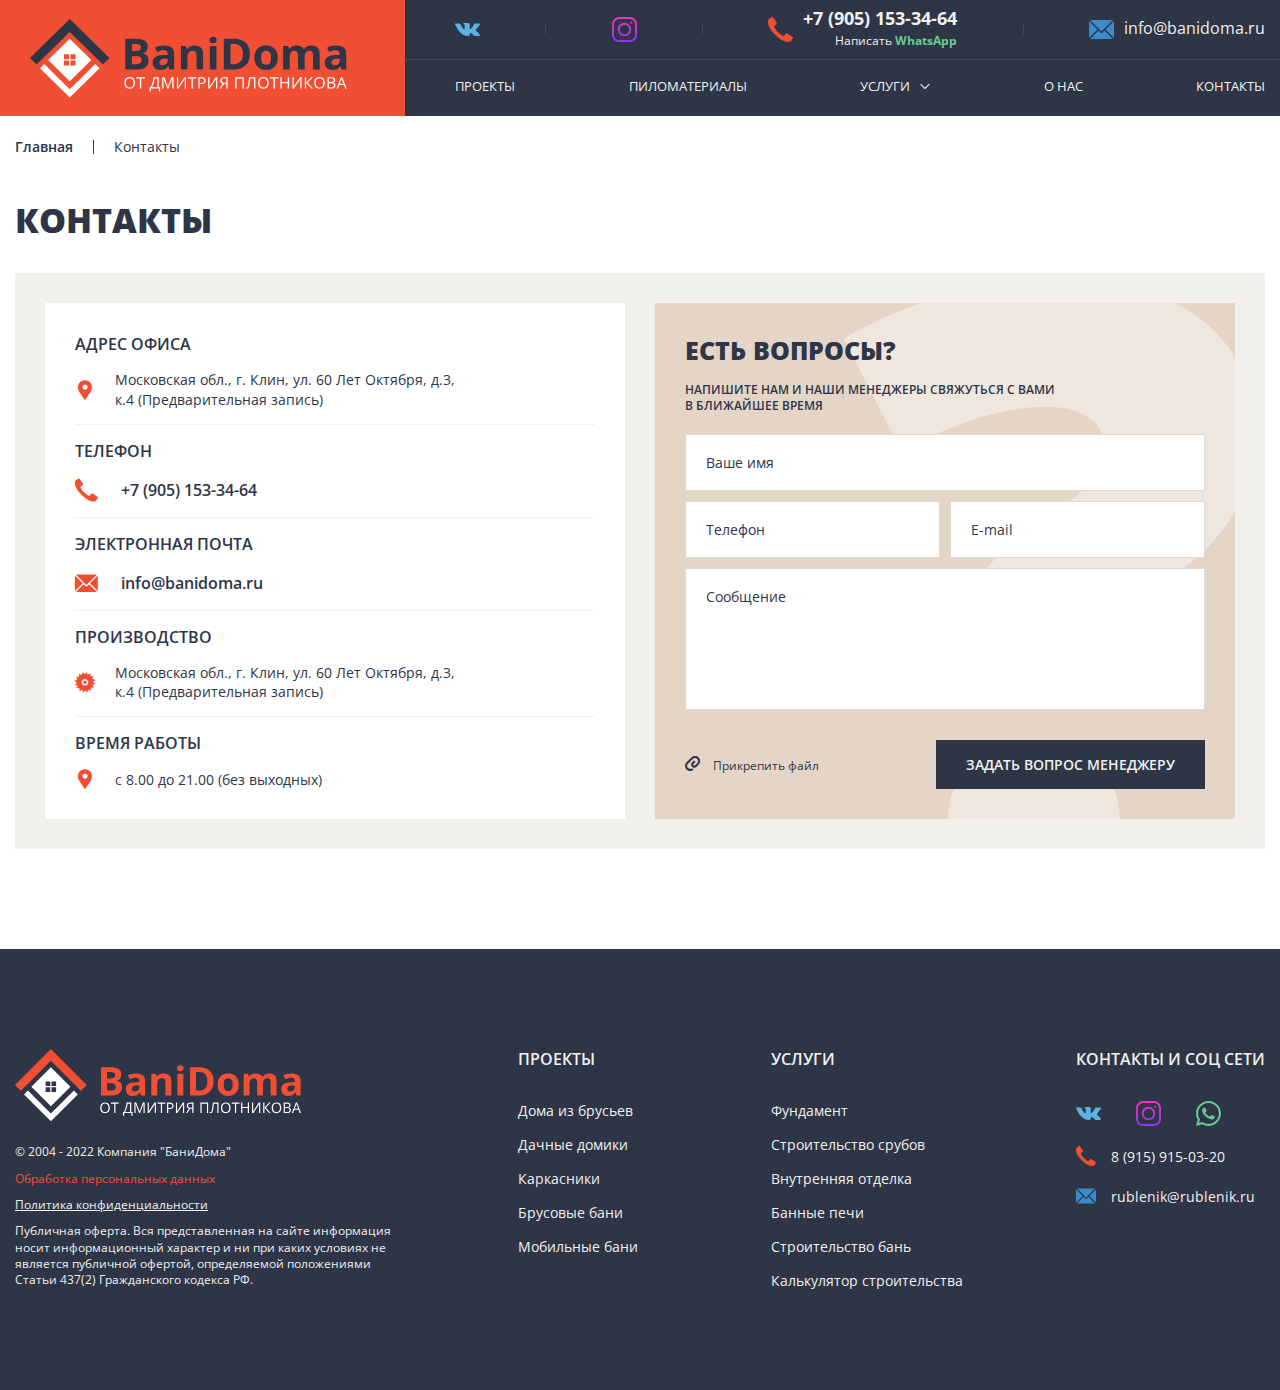
<file: contacts.html>
<!DOCTYPE html><html lang="ru"><head><meta charset="UTF-8"><meta http-equiv="x-ua-compatible" content="ie=edge"><meta name="viewport" content="width=device-width,initial-scale=1,shrink-to-fit=no"><meta name="robots" content="index, follow"><meta name="google" content="notranslate"><meta name="format-detection" content="telephone=no"><meta name="description" content=""><title>Contacts</title><link rel="stylesheet" href="assets/plugins/swiper/swiper-bundle.min.css"><link rel="stylesheet" href="assets/css/icon-fonts/icon-fonts-style.min.css"><link rel="stylesheet" href="assets/css/style.min.css"></head><body><div class="wrapper"><header id="header" class="header"><div class="container"><div class="header__content"><div class="header__logo"><div class="logo"><a class="logo__link" href="#"><svg class="logo__mobile" width="80" height="79" viewBox="0 0 80 79" fill="none" xmlns="http://www.w3.org/2000/svg"><path fill-rule="evenodd" clip-rule="evenodd" d="M39.739 0L79.4781 38.9807L72.9105 45.4229L39.739 12.8845L6.56758 45.4229L0 38.9807L39.739 0Z" fill="#2D3547"/><path fill-rule="evenodd" clip-rule="evenodd" d="M9.97266 49.3064L14.2416 45.1189L39.7388 70.1295L65.236 45.1189L69.5049 49.3064L39.7388 78.5045L9.97266 49.3064Z" fill="white"/><path fill-rule="evenodd" clip-rule="evenodd" d="M61.3335 40.9776L39.739 19.7952L18.1445 40.9776L39.739 62.16L61.3335 40.9776ZM39.0094 35.2187H33.9011V40.2295H39.0094V35.2187ZM39.0094 41.5962H33.9011V46.607H39.0094V41.5962ZM40.4026 35.2187H45.511V40.2295H40.4026V35.2187ZM45.511 41.5962H40.4026V46.607H45.511V41.5962Z" fill="white"/></svg> <svg class="logo__desk" width="320" height="79" viewBox="0 0 320 79" fill="none" xmlns="http://www.w3.org/2000/svg"><path d="M95.2314 19.7305H105.013C109.198 19.7305 112.365 20.3069 114.515 21.4596C116.664 22.6124 117.739 24.6368 117.739 27.5328C117.739 28.6996 117.546 29.754 117.159 30.6959C116.786 31.6378 116.242 32.411 115.525 33.0155C114.808 33.62 113.934 34.0136 112.902 34.1963V34.4072C113.949 34.6181 114.894 34.9836 115.74 35.5037C116.586 36.0098 117.259 36.7549 117.761 37.739C118.277 38.709 118.535 40.0024 118.535 41.619C118.535 43.4888 118.069 45.0914 117.137 46.4269C116.206 47.7625 114.873 48.7887 113.139 49.5057C111.419 50.2086 109.37 50.56 106.991 50.56H95.2314V19.7305ZM101.896 31.94H105.765C107.7 31.94 109.04 31.6448 109.785 31.0543C110.53 30.4498 110.903 29.5642 110.903 28.3973C110.903 27.2165 110.459 26.373 109.57 25.8669C108.696 25.3467 107.306 25.0867 105.4 25.0867H101.896V31.94ZM101.896 37.1275V45.1617H106.238C108.245 45.1617 109.642 44.7821 110.43 44.023C111.218 43.2639 111.613 42.2446 111.613 40.9653C111.613 40.2062 111.441 39.5384 111.097 38.9621C110.753 38.3857 110.172 37.9358 109.355 37.6125C108.553 37.2891 107.442 37.1275 106.023 37.1275H101.896Z" fill="#2D3547"/><path d="M134.142 26.4995C137.367 26.4995 139.839 27.1883 141.559 28.566C143.278 29.9437 144.138 32.0384 144.138 34.85V50.56H139.559L138.291 47.3548H138.119C137.431 48.1983 136.729 48.8871 136.012 49.4213C135.296 49.9555 134.472 50.3492 133.54 50.6022C132.608 50.8553 131.476 50.9818 130.143 50.9818C128.725 50.9818 127.449 50.7147 126.317 50.1805C125.199 49.6463 124.318 48.8309 123.673 47.7343C123.028 46.6238 122.705 45.2179 122.705 43.5169C122.705 41.0145 123.601 39.1729 125.392 37.992C127.184 36.7971 129.871 36.1364 133.454 36.0098L137.624 35.8833V34.85C137.624 33.6129 137.295 32.7062 136.636 32.1298C135.976 31.5534 135.059 31.2652 133.884 31.2652C132.723 31.2652 131.584 31.4269 130.466 31.7502C129.348 32.0736 128.23 32.4812 127.112 32.9733L124.941 28.6293C126.216 27.9686 127.642 27.4484 129.219 27.0689C130.81 26.6893 132.451 26.4995 134.142 26.4995ZM137.624 39.6368L135.088 39.7212C132.967 39.7774 131.491 40.15 130.659 40.8388C129.842 41.5277 129.434 42.4344 129.434 43.5591C129.434 44.5431 129.728 45.2461 130.315 45.6678C130.903 46.0755 131.67 46.2793 132.616 46.2793C134.02 46.2793 135.202 45.8716 136.163 45.0563C137.137 44.2409 137.624 43.0811 137.624 41.5769V39.6368Z" fill="#2D3547"/><path d="M164.561 26.5417C167.126 26.5417 169.19 27.2305 170.752 28.6082C172.314 29.9719 173.095 32.1649 173.095 35.1874V50.56H166.539V36.7901C166.539 35.1031 166.223 33.8308 165.593 32.9733C164.976 32.1157 164.002 31.687 162.669 31.687C160.663 31.687 159.294 32.3547 158.563 33.6902C157.832 35.0258 157.467 36.9517 157.467 39.4681V50.56H150.91V26.9845H155.919L156.8 30H157.166C157.682 29.1846 158.319 28.5239 159.079 28.0178C159.853 27.5117 160.706 27.1391 161.637 26.9002C162.583 26.6612 163.558 26.5417 164.561 26.5417Z" fill="#2D3547"/><path d="M186.402 26.9845V50.56H179.846V26.9845H186.402ZM183.135 17.7483C184.109 17.7483 184.948 17.9732 185.65 18.4231C186.352 18.8589 186.703 19.6813 186.703 20.8903C186.703 22.0852 186.352 22.9147 185.65 23.3786C184.948 23.8284 184.109 24.0534 183.135 24.0534C182.146 24.0534 181.3 23.8284 180.598 23.3786C179.91 22.9147 179.566 22.0852 179.566 20.8903C179.566 19.6813 179.91 18.8589 180.598 18.4231C181.3 17.9732 182.146 17.7483 183.135 17.7483Z" fill="#2D3547"/><path d="M219.895 34.85C219.895 38.3224 219.215 41.2254 217.853 43.5591C216.506 45.8787 214.55 47.6289 211.984 48.8098C209.419 49.9766 206.33 50.56 202.719 50.56H193.819V19.7305H203.686C206.983 19.7305 209.842 20.3069 212.264 21.4596C214.686 22.5984 216.563 24.2924 217.896 26.5417C219.229 28.7769 219.895 31.5464 219.895 34.85ZM212.973 35.0187C212.973 32.7413 212.629 30.8716 211.941 29.4095C211.268 27.9334 210.264 26.8439 208.932 26.141C207.613 25.4381 205.979 25.0867 204.03 25.0867H200.483V45.1617H203.342C206.596 45.1617 209.01 44.3112 210.587 42.6101C212.178 40.9091 212.973 38.3786 212.973 35.0187Z" fill="#2D3547"/><path d="M247.735 38.7301C247.735 40.6982 247.462 42.4415 246.918 43.9597C246.387 45.478 245.606 46.7643 244.574 47.8187C243.557 48.859 242.324 49.6463 240.877 50.1805C239.444 50.7147 237.824 50.9818 236.018 50.9818C234.327 50.9818 232.772 50.7147 231.354 50.1805C229.949 49.6463 228.724 48.859 227.677 47.8187C226.646 46.7643 225.843 45.478 225.27 43.9597C224.711 42.4415 224.431 40.6982 224.431 38.7301C224.431 36.1153 224.904 33.9011 225.85 32.0876C226.796 30.2741 228.143 28.8964 229.892 27.9545C231.64 27.0126 233.725 26.5417 236.147 26.5417C238.398 26.5417 240.39 27.0126 242.124 27.9545C243.872 28.8964 245.241 30.2741 246.23 32.0876C247.233 33.9011 247.735 36.1153 247.735 38.7301ZM231.117 38.7301C231.117 40.2765 231.289 41.5769 231.633 42.6312C231.977 43.6856 232.514 44.4799 233.245 45.0141C233.976 45.5483 234.929 45.8154 236.104 45.8154C237.265 45.8154 238.204 45.5483 238.921 45.0141C239.652 44.4799 240.182 43.6856 240.511 42.6312C240.855 41.5769 241.027 40.2765 241.027 38.7301C241.027 37.1696 240.855 35.8763 240.511 34.85C240.182 33.8097 239.652 33.0295 238.921 32.5094C238.19 31.9892 237.237 31.7291 236.061 31.7291C234.327 31.7291 233.066 32.3125 232.278 33.4794C231.504 34.6462 231.117 36.3964 231.117 38.7301Z" fill="#2D3547"/><path d="M281.378 26.5417C284.101 26.5417 286.158 27.2305 287.548 28.6082C288.952 29.9719 289.655 32.1649 289.655 35.1874V50.56H283.076V36.7901C283.076 35.1031 282.783 33.8308 282.195 32.9733C281.607 32.1157 280.697 31.687 279.465 31.687C277.731 31.687 276.498 32.2985 275.767 33.5215C275.036 34.7305 274.671 36.4667 274.671 38.7301V50.56H268.114V36.7901C268.114 35.6654 267.985 34.7235 267.727 33.9644C267.469 33.2052 267.075 32.6359 266.545 32.2563C266.015 31.8767 265.334 31.687 264.503 31.687C263.284 31.687 262.324 31.9892 261.622 32.5937C260.934 33.1842 260.44 34.0628 260.139 35.2296C259.852 36.3824 259.709 37.7952 259.709 39.4681V50.56H253.152V26.9845H258.161L259.042 30H259.408C259.895 29.1846 260.504 28.5239 261.235 28.0178C261.98 27.5117 262.797 27.1391 263.686 26.9002C264.574 26.6612 265.477 26.5417 266.394 26.5417C268.157 26.5417 269.648 26.8228 270.866 27.3852C272.098 27.9475 273.044 28.8191 273.704 30H274.284C275.001 28.791 276.011 27.9123 277.315 27.3641C278.634 26.8158 279.988 26.5417 281.378 26.5417Z" fill="#2D3547"/><path d="M306.251 26.4995C309.475 26.4995 311.948 27.1883 313.667 28.566C315.387 29.9437 316.247 32.0384 316.247 34.85V50.56H311.668L310.4 47.3548H310.228C309.54 48.1983 308.838 48.8871 308.121 49.4213C307.404 49.9555 306.58 50.3492 305.649 50.6022C304.717 50.8553 303.585 50.9818 302.252 50.9818C300.833 50.9818 299.558 50.7147 298.426 50.1805C297.308 49.6463 296.426 48.8309 295.781 47.7343C295.137 46.6238 294.814 45.2179 294.814 43.5169C294.814 41.0145 295.71 39.1729 297.501 37.992C299.293 36.7971 301.98 36.1364 305.563 36.0098L309.733 35.8833V34.85C309.733 33.6129 309.404 32.7062 308.744 32.1298C308.085 31.5534 307.168 31.2652 305.993 31.2652C304.832 31.2652 303.693 31.4269 302.575 31.7502C301.457 32.0736 300.339 32.4812 299.221 32.9733L297.05 28.6293C298.325 27.9686 299.751 27.4484 301.328 27.0689C302.919 26.6893 304.56 26.4995 306.251 26.4995ZM309.733 39.6368L307.197 39.7212C305.076 39.7774 303.599 40.15 302.768 40.8388C301.951 41.5277 301.543 42.4344 301.543 43.5591C301.543 44.5431 301.837 45.2461 302.424 45.6678C303.012 46.0755 303.779 46.2793 304.724 46.2793C306.129 46.2793 307.311 45.8716 308.271 45.0563C309.246 44.2409 309.733 43.0811 309.733 41.5769V39.6368Z" fill="#2D3547"/><path d="M104.969 63.865C104.969 64.7342 104.856 65.5263 104.631 66.2412C104.405 66.951 104.07 67.563 103.624 68.0773C103.184 68.5865 102.636 68.98 101.98 69.2577C101.325 69.5354 100.564 69.6743 99.6993 69.6743C98.808 69.6743 98.0294 69.5354 97.3635 69.2577C96.7028 68.98 96.1523 68.584 95.7118 68.0696C95.2766 67.5553 94.9489 66.9407 94.7287 66.2258C94.5137 65.5109 94.4062 64.7188 94.4062 63.8496C94.4062 62.6975 94.6003 61.6869 94.9883 60.8177C95.3763 59.9485 95.9635 59.2721 96.75 58.7887C97.5417 58.3052 98.5327 58.0635 99.7229 58.0635C100.861 58.0635 101.818 58.3026 102.594 58.781C103.375 59.2593 103.965 59.933 104.363 60.8022C104.767 61.6663 104.969 62.6872 104.969 63.865ZM95.8141 63.865C95.8141 64.8217 95.953 65.6497 96.2309 66.3492C96.5088 67.0487 96.9335 67.5887 97.505 67.9693C98.0818 68.3499 98.8132 68.5402 99.6993 68.5402C100.591 68.5402 101.32 68.3499 101.886 67.9693C102.457 67.5887 102.879 67.0487 103.152 66.3492C103.425 65.6497 103.561 64.8217 103.561 63.865C103.561 62.4095 103.249 61.2729 102.625 60.4551C102.006 59.6322 101.039 59.2207 99.7229 59.2207C98.8316 59.2207 98.0975 59.4084 97.5208 59.7839C96.944 60.1593 96.5141 60.6942 96.2309 61.3886C95.953 62.0778 95.8141 62.9033 95.8141 63.865Z" fill="white"/><path d="M111.225 69.52H109.88V59.3981H106.262V58.2409H114.827V59.3981H111.225V69.52Z" fill="white"/><path d="M128.732 58.2409V68.3474H130.148V72.4671H128.866V69.52H120.875V72.4671H119.593V68.3474H120.474C120.867 67.689 121.234 66.951 121.575 66.1332C121.921 65.3103 122.228 64.4514 122.495 63.5564C122.768 62.6564 122.988 61.7537 123.156 60.8485C123.329 59.9433 123.439 59.0741 123.486 58.2409H128.732ZM127.403 59.4213H124.666C124.619 60.059 124.514 60.7714 124.352 61.5583C124.189 62.3401 123.979 63.1424 123.722 63.9653C123.471 64.7882 123.188 65.5777 122.873 66.3338C122.564 67.0898 122.236 67.761 121.89 68.3474H127.403V59.4213Z" fill="white"/><path d="M137.317 69.52L133.455 59.537H133.392C133.413 59.7479 133.431 60.005 133.447 60.3085C133.463 60.6119 133.476 60.9437 133.486 61.3037C133.497 61.6586 133.502 62.0212 133.502 62.3915V69.52H132.26V58.2409H134.242L137.883 67.6222H137.938L141.635 58.2409H143.601V69.52H142.279V62.2989C142.279 61.9646 142.285 61.6303 142.295 61.296C142.306 60.9565 142.319 60.6377 142.335 60.3394C142.35 60.0359 142.366 59.7736 142.382 59.5524H142.319L138.41 69.52H137.317Z" fill="white"/><path d="M146.924 58.2409H148.174V64.76C148.174 65.0068 148.171 65.2769 148.166 65.57C148.161 65.858 148.153 66.1409 148.143 66.4187C148.132 66.6964 148.119 66.9484 148.103 67.1747C148.093 67.401 148.082 67.5759 148.072 67.6993H148.135L154.537 58.2409H156.008V69.52H154.757V63.0781C154.757 62.8055 154.762 62.5175 154.773 62.2141C154.783 61.9055 154.794 61.6072 154.804 61.3191C154.82 61.0311 154.836 60.774 154.851 60.5477C154.867 60.3162 154.878 60.1388 154.883 60.0153H154.812L148.402 69.52H146.924V58.2409Z" fill="white"/><path d="M162.838 69.52H161.493V59.3981H157.875V58.2409H166.44V59.3981H162.838V69.52Z" fill="white"/><path d="M171.344 58.2409C172.828 58.2409 173.91 58.5264 174.592 59.0973C175.279 59.663 175.622 60.4757 175.622 61.5352C175.622 62.0135 175.541 62.4687 175.379 62.9007C175.221 63.3276 174.964 63.7056 174.608 64.0348C174.251 64.3588 173.782 64.616 173.2 64.8063C172.623 64.9914 171.915 65.084 171.076 65.084H169.676V69.52H168.339V58.2409H171.344ZM171.218 59.3596H169.676V63.9576H170.927C171.661 63.9576 172.272 63.8805 172.76 63.7262C173.252 63.5719 173.622 63.3224 173.868 62.9778C174.115 62.6281 174.238 62.1652 174.238 61.5892C174.238 60.8382 173.994 60.2802 173.507 59.915C173.019 59.5447 172.256 59.3596 171.218 59.3596Z" fill="white"/><path d="M178.206 58.2409H179.456V64.76C179.456 65.0068 179.454 65.2769 179.449 65.57C179.443 65.858 179.435 66.1409 179.425 66.4187C179.414 66.6964 179.401 66.9484 179.386 67.1747C179.375 67.401 179.365 67.5759 179.354 67.6993H179.417L185.819 58.2409H187.29V69.52H186.039V63.0781C186.039 62.8055 186.045 62.5175 186.055 62.2141C186.066 61.9055 186.076 61.6072 186.087 61.3191C186.102 61.0311 186.118 60.774 186.134 60.5477C186.149 60.3162 186.16 60.1388 186.165 60.0153H186.094L179.684 69.52H178.206V58.2409Z" fill="white"/><path d="M193.932 64.8063L190.943 69.52H189.378L192.595 64.5671C192.175 64.4385 191.782 64.2559 191.415 64.0193C191.053 63.7776 190.759 63.4459 190.534 63.0241C190.314 62.6024 190.204 62.0623 190.204 61.404C190.204 60.3754 190.56 59.591 191.273 59.051C191.992 58.5109 193.059 58.2409 194.474 58.2409H197.628V69.52H196.291V64.8063H193.932ZM196.291 59.3596H194.521C193.887 59.3596 193.35 59.4316 192.909 59.5756C192.474 59.7196 192.144 59.9459 191.918 60.2545C191.693 60.5631 191.58 60.9668 191.58 61.4657C191.58 62.1806 191.821 62.731 192.304 63.1167C192.786 63.4973 193.523 63.6876 194.514 63.6876H196.291V59.3596Z" fill="white"/><path d="M205.288 69.52V58.2409H213.853V69.52H212.532V59.3981H206.625V69.52H205.288Z" fill="white"/><path d="M225.363 69.52H224.026V59.3981H220.298C220.225 59.9742 220.146 60.5759 220.062 61.2034C219.979 61.8309 219.892 62.4558 219.803 63.0781C219.714 63.7005 219.625 64.2894 219.535 64.8448C219.446 65.4003 219.357 65.894 219.268 66.3261C219.132 67.041 218.961 67.6505 218.757 68.1545C218.558 68.6534 218.29 69.0366 217.955 69.304C217.624 69.5663 217.186 69.6975 216.641 69.6975C216.458 69.6975 216.274 69.6795 216.091 69.6435C215.912 69.6075 215.755 69.5637 215.619 69.5123V68.4091C215.739 68.4605 215.873 68.5042 216.02 68.5402C216.172 68.5762 216.332 68.5942 216.5 68.5942C216.83 68.5942 217.089 68.4657 217.278 68.2085C217.472 67.9462 217.624 67.6145 217.734 67.2133C217.85 66.8121 217.949 66.4007 218.033 65.9789C218.101 65.6292 218.18 65.1868 218.269 64.652C218.358 64.1171 218.453 63.5102 218.552 62.8313C218.652 62.1472 218.754 61.4169 218.859 60.6402C218.969 59.8636 219.077 59.0638 219.182 58.2409H225.363V69.52Z" fill="white"/><path d="M238.643 63.865C238.643 64.7342 238.53 65.5263 238.305 66.2412C238.079 66.951 237.744 67.563 237.298 68.0773C236.858 68.5865 236.31 68.98 235.654 69.2577C234.999 69.5354 234.239 69.6743 233.374 69.6743C232.482 69.6743 231.704 69.5354 231.038 69.2577C230.377 68.98 229.827 68.584 229.386 68.0696C228.951 67.5553 228.623 66.9407 228.403 66.2258C228.188 65.5109 228.081 64.7188 228.081 63.8496C228.081 62.6975 228.275 61.6869 228.663 60.8177C229.051 59.9485 229.638 59.2721 230.424 58.7887C231.216 58.3052 232.207 58.0635 233.397 58.0635C234.535 58.0635 235.492 58.3026 236.268 58.781C237.049 59.2593 237.639 59.933 238.038 60.8022C238.441 61.6663 238.643 62.6872 238.643 63.865ZM229.488 63.865C229.488 64.8217 229.627 65.6497 229.905 66.3492C230.183 67.0487 230.608 67.5887 231.179 67.9693C231.756 68.3499 232.488 68.5402 233.374 68.5402C234.265 68.5402 234.994 68.3499 235.56 67.9693C236.132 67.5887 236.554 67.0487 236.826 66.3492C237.099 65.6497 237.235 64.8217 237.235 63.865C237.235 62.4095 236.923 61.2729 236.299 60.4551C235.681 59.6322 234.713 59.2207 233.397 59.2207C232.506 59.2207 231.772 59.4084 231.195 59.7839C230.618 60.1593 230.188 60.6942 229.905 61.3886C229.627 62.0778 229.488 62.9033 229.488 63.865Z" fill="white"/><path d="M244.9 69.52H243.555V59.3981H239.937V58.2409H248.502V59.3981H244.9V69.52Z" fill="white"/><path d="M259.115 69.52H257.778V64.2045H251.738V69.52H250.401V58.2409H251.738V63.0473H257.778V58.2409H259.115V69.52Z" fill="white"/><path d="M262.454 58.2409H263.704V64.76C263.704 65.0068 263.702 65.2769 263.696 65.57C263.691 65.858 263.683 66.1409 263.673 66.4187C263.662 66.6964 263.649 66.9484 263.633 67.1747C263.623 67.401 263.613 67.5759 263.602 67.6993H263.665L270.067 58.2409H271.538V69.52H270.287V63.0781C270.287 62.8055 270.292 62.5175 270.303 62.2141C270.313 61.9055 270.324 61.6072 270.334 61.3191C270.35 61.0311 270.366 60.774 270.382 60.5477C270.397 60.3162 270.408 60.1388 270.413 60.0153H270.342L263.932 69.52H262.454V58.2409Z" fill="white"/><path d="M283.079 69.52H281.459L276.174 63.7956V69.52H274.837V58.2409H276.174V63.703L281.326 58.2409H282.859L277.771 63.7185L283.079 69.52Z" fill="white"/><path d="M294.802 63.865C294.802 64.7342 294.689 65.5263 294.464 66.2412C294.238 66.951 293.903 67.563 293.457 68.0773C293.017 68.5865 292.469 68.98 291.813 69.2577C291.158 69.5354 290.398 69.6743 289.532 69.6743C288.641 69.6743 287.862 69.5354 287.197 69.2577C286.536 68.98 285.985 68.584 285.545 68.0696C285.11 67.5553 284.782 66.9407 284.562 66.2258C284.347 65.5109 284.239 64.7188 284.239 63.8496C284.239 62.6975 284.433 61.6869 284.821 60.8177C285.209 59.9485 285.797 59.2721 286.583 58.7887C287.375 58.3052 288.366 58.0635 289.556 58.0635C290.694 58.0635 291.651 58.3026 292.427 58.781C293.208 59.2593 293.798 59.933 294.196 60.8022C294.6 61.6663 294.802 62.6872 294.802 63.865ZM285.647 63.865C285.647 64.8217 285.786 65.6497 286.064 66.3492C286.342 67.0487 286.767 67.5887 287.338 67.9693C287.915 68.3499 288.646 68.5402 289.532 68.5402C290.424 68.5402 291.153 68.3499 291.719 67.9693C292.29 67.5887 292.712 67.0487 292.985 66.3492C293.258 65.6497 293.394 64.8217 293.394 63.865C293.394 62.4095 293.082 61.2729 292.458 60.4551C291.839 59.6322 290.872 59.2207 289.556 59.2207C288.665 59.2207 287.931 59.4084 287.354 59.7839C286.777 60.1593 286.347 60.6942 286.064 61.3886C285.786 62.0778 285.647 62.9033 285.647 63.865Z" fill="white"/><path d="M297.527 58.2409H300.783C302.22 58.2409 303.3 58.4518 304.023 58.8735C304.747 59.2953 305.109 60.0128 305.109 61.026C305.109 61.4632 305.022 61.8566 304.849 62.2063C304.681 62.5509 304.435 62.8364 304.11 63.0627C303.785 63.289 303.384 63.4459 302.907 63.5333V63.6104C303.41 63.6876 303.856 63.829 304.244 64.0348C304.632 64.2405 304.936 64.5285 305.156 64.8988C305.376 65.2691 305.486 65.7397 305.486 66.3106C305.486 67.005 305.321 67.5913 304.991 68.0696C304.666 68.5479 304.204 68.9105 303.607 69.1574C303.009 69.3992 302.301 69.52 301.483 69.52H297.527V58.2409ZM298.864 63.0781H301.066C302.068 63.0781 302.76 62.9161 303.143 62.5921C303.531 62.2681 303.725 61.7949 303.725 61.1726C303.725 60.5297 303.494 60.0668 303.032 59.7839C302.576 59.501 301.847 59.3596 300.846 59.3596H298.864V63.0781ZM298.864 64.1813V68.4014H301.255C302.277 68.4014 303.001 68.2059 303.426 67.815C303.85 67.419 304.063 66.8867 304.063 66.2181C304.063 65.7912 303.966 65.426 303.772 65.1226C303.583 64.8191 303.274 64.5877 302.844 64.4282C302.419 64.2636 301.85 64.1813 301.137 64.1813H298.864Z" fill="white"/><path d="M315.313 69.52L313.898 65.9403H309.289L307.881 69.52H306.528L311.027 58.1946H312.23L316.698 69.52H315.313ZM313.497 64.7754L312.152 61.2188C312.12 61.1263 312.068 60.9745 311.994 60.7637C311.926 60.5528 311.855 60.3342 311.782 60.1079C311.709 59.8816 311.648 59.699 311.601 59.5602C311.549 59.771 311.491 59.9819 311.428 60.1928C311.37 60.3985 311.313 60.5914 311.255 60.7714C311.197 60.9463 311.148 61.0954 311.106 61.2188L309.737 64.7754H313.497Z" fill="white"/><path fill-rule="evenodd" clip-rule="evenodd" d="M39.739 0L79.4781 38.9807L72.9105 45.4229L39.739 12.8845L6.56758 45.4229L0 38.9807L39.739 0Z" fill="#2D3547"/><path fill-rule="evenodd" clip-rule="evenodd" d="M9.97266 49.3064L14.2416 45.1189L39.7388 70.1295L65.236 45.1189L69.5049 49.3064L39.7388 78.5045L9.97266 49.3064Z" fill="white"/><path fill-rule="evenodd" clip-rule="evenodd" d="M61.3335 40.9776L39.739 19.7952L18.1445 40.9776L39.739 62.16L61.3335 40.9776ZM39.0094 35.2187H33.9011V40.2295H39.0094V35.2187ZM39.0094 41.5962H33.9011V46.607H39.0094V41.5962ZM40.4026 35.2187H45.511V40.2295H40.4026V35.2187ZM45.511 41.5962H40.4026V46.607H45.511V41.5962Z" fill="white"/></svg></a></div></div><div class="header__right"><div class="header__social social"><ul class="social__list"><li class="social__item"><a class="social__link" href="#" target="_blank"><svg class="social__icon" width="25" height="25" viewBox="0 0 25 25" fill="none" xmlns="http://www.w3.org/2000/svg"><path d="M5.48315 7.34192C6.18108 8.90203 7.06561 10.373 8.23061 11.6934C8.38512 11.8692 8.5799 12.0254 8.78508 12.1526C9.08478 12.3389 9.36755 12.2734 9.48941 11.9631C9.6183 11.6374 9.73658 10.9775 9.74361 10.6355C9.76285 9.74196 9.74074 9.15636 9.6877 8.26392C9.65332 7.69232 9.42883 7.19043 8.49996 7.03894C8.2131 6.99197 8.18645 6.77824 8.37075 6.56504C8.75441 6.12116 9.28889 6.05042 9.86848 6.02242C10.8078 5.97649 11.7506 6.01398 12.6911 6.02242C13.0742 6.0256 13.4596 6.05354 13.8369 6.12798C14.329 6.2251 14.5925 6.53756 14.6736 6.97242C14.7156 7.19673 14.7372 7.42735 14.7313 7.65432C14.7069 8.62965 14.655 9.60447 14.6427 10.5793C14.6375 10.9619 14.6683 11.3541 14.7588 11.7267C14.8853 12.246 15.2759 12.3764 15.6754 12.0012C16.1826 11.5246 16.6299 10.9883 17.0496 10.4437C17.8123 9.45304 18.3819 8.36584 18.8723 7.24486C19.1259 6.66643 19.3201 6.5408 20.0075 6.53924C21.2996 6.53658 22.5917 6.53554 23.8838 6.53924C24.113 6.54028 24.3526 6.55983 24.5689 6.62213C24.9199 6.72347 25.0593 6.9826 24.977 7.31143C24.7852 8.082 24.3252 8.73695 23.8325 9.36662C23.0418 10.3768 22.2133 11.3627 21.404 12.3612C21.3008 12.4884 21.2099 12.6241 21.1253 12.7618C20.8227 13.2568 20.8437 13.5344 21.2851 13.9466C21.9877 14.6027 22.7398 15.2164 23.4203 15.8904C23.9147 16.3807 24.3724 16.9127 24.7643 17.4727C25.2599 18.1809 24.9537 18.848 24.0278 18.9668C23.4454 19.0412 20.6001 18.9674 20.4531 18.9668C19.6881 18.9637 19.0176 18.7235 18.4776 18.2532C17.877 17.7297 17.3313 17.1555 16.7546 16.6092C16.5809 16.4445 16.3954 16.2867 16.1955 16.149C15.7237 15.8233 15.2608 15.8956 15.0404 16.397C14.8521 16.8277 14.6894 17.9587 14.6818 18.0553C14.6421 18.5604 14.287 18.8823 13.6619 18.9135C11.8574 19.0021 10.1087 18.82 8.47963 18.03C7.09891 17.3607 5.99634 16.4144 5.04127 15.3109C3.52411 13.558 2.32576 11.6313 1.2317 9.64791C1.17578 9.54651 0.067659 7.41214 0.0378808 7.31132C-0.0611032 6.97375 0.031235 6.65128 0.346335 6.54028C0.542769 6.4711 4.19629 6.54005 4.25706 6.543C4.84004 6.57157 5.23757 6.79421 5.48315 7.34192Z" fill="#5BB2E2"/></svg></a></li><li class="social__item social__item_line"></li><li class="social__item"><a class="social__link" href="#" target="_blank"><svg class="social__icon" width="25" height="25" viewBox="0 0 25 25" fill="none" xmlns="http://www.w3.org/2000/svg"><path d="M17.7379 0H7.26211C3.25776 0 0 3.25776 0 7.26211V17.7379C0 21.7422 3.25776 25 7.26211 25H17.7379C21.7422 25 25 21.7422 25 17.7379V7.26211C25 3.25776 21.7422 0 17.7379 0ZM23.0469 17.7379C23.0469 20.6653 20.6653 23.0469 17.7379 23.0469H7.26211C4.33472 23.0469 1.95312 20.6653 1.95312 17.7379V7.26211C1.95312 4.33472 4.33472 1.95312 7.26211 1.95312H17.7379C20.6653 1.95312 23.0469 4.33472 23.0469 7.26211V17.7379Z" fill="url(#paint0_linear_1_2432)"/><path d="M12.5 5.76172C8.78447 5.76172 5.76172 8.78447 5.76172 12.5C5.76172 16.2155 8.78447 19.2383 12.5 19.2383C16.2155 19.2383 19.2383 16.2155 19.2383 12.5C19.2383 8.78447 16.2155 5.76172 12.5 5.76172ZM12.5 17.2852C9.86147 17.2852 7.71484 15.1385 7.71484 12.5C7.71484 9.86147 9.86147 7.71484 12.5 7.71484C15.1385 7.71484 17.2852 9.86147 17.2852 12.5C17.2852 15.1385 15.1385 17.2852 12.5 17.2852Z" fill="url(#paint1_linear_1_2432)"/><path d="M19.3359 6.64062C19.8753 6.64062 20.3125 6.2034 20.3125 5.66406C20.3125 5.12472 19.8753 4.6875 19.3359 4.6875C18.7966 4.6875 18.3594 5.12472 18.3594 5.66406C18.3594 6.2034 18.7966 6.64062 19.3359 6.64062Z" fill="url(#paint2_linear_1_2432)"/><defs><linearGradient id="paint0_linear_1_2432" x1="12.5" y1="0" x2="12.5" y2="25" gradientUnits="userSpaceOnUse"><stop stop-color="#F133C7"/><stop offset="1" stop-color="#9233F1"/></linearGradient><linearGradient id="paint1_linear_1_2432" x1="12.5" y1="0" x2="12.5" y2="25" gradientUnits="userSpaceOnUse"><stop stop-color="#F133C7"/><stop offset="1" stop-color="#9233F1"/></linearGradient><linearGradient id="paint2_linear_1_2432" x1="12.5" y1="0" x2="12.5" y2="25" gradientUnits="userSpaceOnUse"><stop stop-color="#F133C7"/><stop offset="1" stop-color="#9233F1"/></linearGradient></defs></svg></a></li><li class="social__item social__item_line"></li><li class="social__item social__item_tel"><div class="social__link"><svg class="social__icon social__icon_phone" width="25" height="25" viewBox="0 0 25 25" fill="none" xmlns="http://www.w3.org/2000/svg"><path d="M24.5139 19.879L21.7424 18.0312L19.2786 16.389C18.8031 16.0726 18.1641 16.1764 17.8131 16.6269L16.2885 18.5868C15.961 19.0121 15.3719 19.1343 14.9023 18.8743C13.8679 18.2989 12.6446 17.7571 9.94548 15.0545C7.24639 12.352 6.70113 11.1322 6.12569 10.0977C5.86569 9.62808 5.9879 9.03897 6.41319 8.71153L8.37308 7.18699C8.82362 6.83601 8.92738 6.19701 8.61102 5.72148L7.01924 3.33356L5.12097 0.486129C4.79788 0.00146584 4.15111 -0.144041 3.6516 0.155517L1.46236 1.46888C0.870719 1.81746 0.435812 2.38035 0.247728 3.04084C-0.350948 5.22358 -0.47165 10.0386 7.24507 17.7553C14.9618 25.4721 19.7764 25.351 21.9591 24.7522C22.6196 24.5642 23.1825 24.1293 23.5311 23.5376L24.8444 21.3484C25.1441 20.8489 24.9985 20.2021 24.5139 19.879Z" fill="#F14F33"/></svg><div class="social-phone"><a class="social-phone__tel" href="tel:+79051533464">+7 (905) 153-34-64</a> <a class="social-phone__text" href="https://wa.me/+79051533464" target="_blank"><span>Написать</span> <span class="social-phone__whatsapp">WhatsApp</span></a></div></div></li><li class="social__item social__item_line social__item_last-line"></li><li class="social__item social__item_mail"><a class="social__link" href="mailto:info@banidoma.ru"><svg class="social__icon social__icon_mail" width="25" height="25" viewBox="0 0 25 25" fill="none" xmlns="http://www.w3.org/2000/svg"><path d="M22.8027 2.97852H2.19722C1.85898 2.97852 1.54233 3.06167 1.25586 3.19873L12.4511 14.394L14.9604 11.9825C14.9604 11.9825 14.9605 11.9823 14.9606 11.9822C14.9606 11.9821 14.9608 11.982 14.9608 11.982L23.7444 3.19893C23.4579 3.06177 23.141 2.97852 22.8027 2.97852Z" fill="#3B8ACA"/><path d="M24.7799 4.23486L16.5142 12.5002L24.7796 20.7657C24.9167 20.4792 24.9999 20.1625 24.9999 19.8243V5.17588C24.9999 4.83784 24.9169 4.52124 24.7799 4.23486Z" fill="#3B8ACA"/><path d="M0.220215 4.23438C0.0831543 4.52085 0 4.8375 0 5.17573V19.8242C0 20.1622 0.0830566 20.4789 0.22002 20.7653L8.48579 12.5L0.220215 4.23438Z" fill="#3B8ACA"/><path d="M15.4784 13.5357L12.9688 15.9475C12.8258 16.0906 12.6384 16.1621 12.451 16.1621C12.2637 16.1621 12.0762 16.0906 11.9332 15.9475L9.52129 13.5356L1.25537 21.801C1.54189 21.9382 1.85874 22.0214 2.19707 22.0214H22.8025C23.1408 22.0214 23.4574 21.9383 23.7439 21.8012L15.4784 13.5357Z" fill="#3B8ACA"/></svg><div class="social__mail">info@banidoma.ru</div></a></li></ul></div><nav class="header__menu menu"><button class="menu__burger icon-menu-bureger" type="button"></button><div class="menu__wrapper"><ul class="menu__list"><li class="menu__item"><a class="menu__link" href="#">проекты</a></li><li class="menu__item"><a class="menu__link" href="#">пиломатериалы</a></li><li class="menu__item" data-tab-menu="main" data-tab-menu-screen="mobile"><div class="menu__link menu__link_sub icon-arrow-3" data-tab-menu="button">услуги</div><nav class="menu__submenu menu-submenu" data-tab-menu="body"><ul class="menu-submenu__list"><li class="menu-submenu__item"><a class="menu-submenu__link" href="#">фундаментные работы</a></li><li class="menu-submenu__item"><a class="menu-submenu__link" href="#">сборка сруба</a></li><li class="menu-submenu__item"><a class="menu-submenu__link" href="#">черновая отделка</a></li><li class="menu-submenu__item"><a class="menu-submenu__link" href="#">чистовая отделка</a></li></ul></nav></li><li class="menu__item"><a class="menu__link" href="#">о нас</a></li><li class="menu__item"><a class="menu__link" href="#">контакты</a></li></ul></div></nav></div></div></div></header><main class="content"><div class="contacts"><div class="container"><div class="contacts__header"><div class="contacts__crumbs crumbs"><div class="crumbs__wrapper"><a class="crumbs__link" href="index.html">Главная</a><div class="crumbs__line"></div><span class="crumbs__link active">Контакты</span></div></div><h3 class="contacts__title title">Контакты</h3></div><div class="contacts__body"><div class="contacts__items"><div class="contacts__item"><span class="contacts__label">адрес офиса</span> <span class="contacts__text icon-geolocation">Московская обл., г. Клин, ул. 60 Лет Октября, д.3, к.4 (Предварительная запись)</span></div><div class="contacts__item"><span class="contacts__label">Телефон</span> <span class="contacts__text contacts__text_bold icon-phone">+7 (905) 153-34-64</span></div><div class="contacts__item"><span class="contacts__label">Электронная почта</span> <span class="contacts__text contacts__text_bold icon-mail">info@banidoma.ru</span></div><div class="contacts__item"><span class="contacts__label">Производство</span> <span class="contacts__text icon-saw">Московская обл., г. Клин, ул. 60 Лет Октября, д.3, к.4 (Предварительная запись)</span></div><div class="contacts__item"><span class="contacts__label">Время работы</span> <span class="contacts__text icon-geolocation">с 8.00 до 21.00 (без выходных)</span></div></div><div class="contacts__form"><div class="contacts__form-label">есть вопросы?</div><div class="contacts__form-sublabel">Напишите нам и наши менеджеры свяжуться с Вами в ближайшее время</div><form class="form" action="#"><div class="form__group"><input class="form__input" type="text" placeholder="Ваше имя"> <span class="form__underline"></span></div><div class="form__row"><div class="form__col"><div class="form__group"><input class="form__input" type="text" placeholder="Телефон"> <span class="form__underline"></span></div></div><div class="form__col"><div class="form__group"><input class="form__input" type="email" placeholder="E-mail"> <span class="form__underline"></span></div></div></div><div class="form__group"><textarea class="form__textarea" placeholder="Сообщение"></textarea> <span class="form__underline"></span></div><div class="form__footer"><div class="form__footer-col"><label class="form__file icon-share" data-input-file><input type="file" multiple="multiple"> <span>Прикрепить файл</span></label></div><div class="form__footer-col"><button class="form__submit button button_primary" type="submit">Задать вопрос менеджеру</button></div></div></form></div></div></div></div></main><footer class="footer"><div class="container"><div class="footer__container"><div class="footer__copyright"><div class="footer__logo footer-logo"><a class="footer-logo__link" href="#"><svg width="298" height="75" viewBox="0 0 298 75" fill="none" xmlns="http://www.w3.org/2000/svg"><path d="M88.6836 18.7314H97.7925C101.69 18.7314 104.639 19.2786 106.641 20.373C108.643 21.4674 109.644 23.3893 109.644 26.1387C109.644 27.2464 109.464 28.2474 109.104 29.1416C108.757 30.0358 108.249 30.7699 107.582 31.3438C106.915 31.9176 106.101 32.2913 105.14 32.4648V32.665C106.114 32.8652 106.995 33.2122 107.782 33.7061C108.57 34.1865 109.197 34.8939 109.664 35.8281C110.145 36.749 110.385 37.9769 110.385 39.5117C110.385 41.2868 109.951 42.8083 109.083 44.0762C108.216 45.3441 106.975 46.3184 105.36 46.999C103.758 47.6663 101.85 48 99.6343 48H88.6836V18.7314ZM94.8896 30.3228H98.4932C100.295 30.3228 101.543 30.0425 102.237 29.4819C102.931 28.908 103.278 28.0672 103.278 26.9595C103.278 25.8384 102.864 25.0376 102.037 24.5571C101.222 24.0633 99.9279 23.8164 98.1528 23.8164H94.8896V30.3228ZM94.8896 35.2476V42.875H98.9336C100.802 42.875 102.103 42.5146 102.837 41.7939C103.571 41.0732 103.938 40.1056 103.938 38.8911C103.938 38.1704 103.778 37.5365 103.458 36.9893C103.138 36.4421 102.597 36.015 101.836 35.708C101.089 35.401 100.055 35.2476 98.7334 35.2476H94.8896Z" fill="#F14F33"/><path d="M124.919 25.1577C127.922 25.1577 130.224 25.8117 131.826 27.1196C133.427 28.4276 134.228 30.4162 134.228 33.0854V48H129.964L128.783 44.957H128.623C127.982 45.7578 127.328 46.4118 126.661 46.9189C125.993 47.4261 125.226 47.7998 124.358 48.04C123.491 48.2803 122.437 48.4004 121.195 48.4004C119.874 48.4004 118.686 48.1468 117.632 47.6396C116.591 47.1325 115.77 46.3584 115.169 45.3174C114.569 44.263 114.269 42.9284 114.269 41.3135C114.269 38.9378 115.103 37.1895 116.771 36.0684C118.439 34.9339 120.942 34.3066 124.278 34.1865L128.162 34.0664V33.0854C128.162 31.911 127.855 31.0501 127.241 30.5029C126.627 29.9557 125.773 29.6821 124.679 29.6821C123.598 29.6821 122.537 29.8356 121.496 30.1426C120.455 30.4495 119.414 30.8366 118.373 31.3037L116.351 27.1797C117.538 26.5524 118.866 26.0586 120.334 25.6982C121.816 25.3379 123.344 25.1577 124.919 25.1577ZM128.162 37.6299L125.8 37.71C123.825 37.7633 122.45 38.117 121.676 38.771C120.915 39.425 120.535 40.2858 120.535 41.3535C120.535 42.2878 120.808 42.9551 121.355 43.3555C121.903 43.7425 122.617 43.936 123.498 43.936C124.806 43.936 125.907 43.549 126.801 42.7749C127.708 42.0008 128.162 40.8997 128.162 39.4717V37.6299Z" fill="#F14F33"/><path d="M153.247 25.1978C155.636 25.1978 157.557 25.8517 159.012 27.1597C160.467 28.4543 161.194 30.5363 161.194 33.4058V48H155.088V34.9272C155.088 33.3257 154.795 32.1178 154.208 31.3037C153.634 30.4896 152.726 30.0825 151.485 30.0825C149.616 30.0825 148.342 30.7165 147.661 31.9844C146.98 33.2523 146.64 35.0807 146.64 37.4697V48H140.534V25.6182H145.199L146.02 28.481H146.36C146.84 27.7069 147.434 27.0796 148.142 26.5991C148.862 26.1187 149.656 25.765 150.524 25.5381C151.405 25.3112 152.312 25.1978 153.247 25.1978Z" fill="#F14F33"/><path d="M173.586 25.6182V48H167.48V25.6182H173.586ZM170.543 16.8496C171.451 16.8496 172.232 17.0632 172.886 17.4902C173.54 17.904 173.867 18.6847 173.867 19.8325C173.867 20.967 173.54 21.7544 172.886 22.1948C172.232 22.6219 171.451 22.8354 170.543 22.8354C169.623 22.8354 168.835 22.6219 168.181 22.1948C167.541 21.7544 167.22 20.967 167.22 19.8325C167.22 18.6847 167.541 17.904 168.181 17.4902C168.835 17.0632 169.623 16.8496 170.543 16.8496Z" fill="#F14F33"/><path d="M204.777 33.0854C204.777 36.382 204.143 39.138 202.875 41.3535C201.62 43.5557 199.799 45.2173 197.41 46.3384C195.021 47.4461 192.145 48 188.781 48H180.493V18.7314H189.682C192.752 18.7314 195.414 19.2786 197.67 20.373C199.925 21.4541 201.674 23.0623 202.915 25.1978C204.156 27.3198 204.777 29.9491 204.777 33.0854ZM198.331 33.2456C198.331 31.0835 198.01 29.3084 197.37 27.9204C196.742 26.519 195.808 25.4847 194.567 24.8174C193.339 24.1501 191.818 23.8164 190.002 23.8164H186.699V42.875H189.362C192.391 42.875 194.64 42.0675 196.108 40.4526C197.59 38.8377 198.331 36.4354 198.331 33.2456Z" fill="#F14F33"/><path d="M230.702 36.769C230.702 38.6375 230.449 40.2925 229.941 41.7339C229.448 43.1753 228.72 44.3965 227.759 45.3975C226.812 46.3851 225.664 47.1325 224.316 47.6396C222.981 48.1468 221.473 48.4004 219.792 48.4004C218.217 48.4004 216.769 48.1468 215.447 47.6396C214.139 47.1325 212.998 46.3851 212.024 45.3975C211.063 44.3965 210.316 43.1753 209.782 41.7339C209.261 40.2925 209.001 38.6375 209.001 36.769C209.001 34.2866 209.441 32.1846 210.322 30.4629C211.203 28.7412 212.458 27.4333 214.086 26.5391C215.714 25.6449 217.656 25.1978 219.912 25.1978C222.007 25.1978 223.862 25.6449 225.477 26.5391C227.105 27.4333 228.38 28.7412 229.301 30.4629C230.235 32.1846 230.702 34.2866 230.702 36.769ZM215.227 36.769C215.227 38.2371 215.387 39.4717 215.708 40.4727C216.028 41.4736 216.528 42.2277 217.209 42.7349C217.89 43.242 218.777 43.4956 219.872 43.4956C220.953 43.4956 221.827 43.242 222.494 42.7349C223.175 42.2277 223.669 41.4736 223.976 40.4727C224.296 39.4717 224.456 38.2371 224.456 36.769C224.456 35.2876 224.296 34.0597 223.976 33.0854C223.669 32.0978 223.175 31.3571 222.494 30.8633C221.813 30.3695 220.926 30.1226 219.832 30.1226C218.217 30.1226 217.042 30.6764 216.308 31.7842C215.587 32.8919 215.227 34.5535 215.227 36.769Z" fill="#F14F33"/><path d="M262.033 25.1978C264.569 25.1978 266.484 25.8517 267.778 27.1597C269.086 28.4543 269.74 30.5363 269.74 33.4058V48H263.614V34.9272C263.614 33.3257 263.341 32.1178 262.793 31.3037C262.246 30.4896 261.399 30.0825 260.251 30.0825C258.636 30.0825 257.488 30.6631 256.808 31.8242C256.127 32.972 255.787 34.6203 255.787 36.769V48H249.681V34.9272C249.681 33.8595 249.561 32.9653 249.32 32.2446C249.08 31.5239 248.713 30.9834 248.219 30.623C247.725 30.2627 247.091 30.0825 246.317 30.0825C245.183 30.0825 244.289 30.3695 243.635 30.9434C242.994 31.5039 242.534 32.3381 242.253 33.4458C241.986 34.5402 241.853 35.8815 241.853 37.4697V48H235.747V25.6182H240.412L241.232 28.481H241.573C242.027 27.7069 242.594 27.0796 243.274 26.5991C243.968 26.1187 244.729 25.765 245.557 25.5381C246.384 25.3112 247.225 25.1978 248.079 25.1978C249.721 25.1978 251.109 25.4647 252.243 25.9985C253.391 26.5324 254.272 27.3599 254.886 28.481H255.426C256.094 27.3332 257.035 26.499 258.249 25.9785C259.477 25.458 260.738 25.1978 262.033 25.1978Z" fill="#F14F33"/><path d="M285.195 25.1577C288.198 25.1577 290.5 25.8117 292.102 27.1196C293.704 28.4276 294.504 30.4162 294.504 33.0854V48H290.24L289.059 44.957H288.899C288.258 45.7578 287.604 46.4118 286.937 46.9189C286.27 47.4261 285.502 47.7998 284.635 48.04C283.767 48.2803 282.713 48.4004 281.472 48.4004C280.15 48.4004 278.963 48.1468 277.908 47.6396C276.867 47.1325 276.046 46.3584 275.446 45.3174C274.845 44.263 274.545 42.9284 274.545 41.3135C274.545 38.9378 275.379 37.1895 277.047 36.0684C278.716 34.9339 281.218 34.3066 284.555 34.1865L288.438 34.0664V33.0854C288.438 31.911 288.132 31.0501 287.518 30.5029C286.904 29.9557 286.049 29.6821 284.955 29.6821C283.874 29.6821 282.813 29.8356 281.772 30.1426C280.731 30.4495 279.69 30.8366 278.649 31.3037L276.627 27.1797C277.815 26.5524 279.143 26.0586 280.611 25.6982C282.092 25.3379 283.62 25.1577 285.195 25.1577ZM288.438 37.6299L286.076 37.71C284.101 37.7633 282.726 38.117 281.952 38.771C281.191 39.425 280.811 40.2858 280.811 41.3535C280.811 42.2878 281.085 42.9551 281.632 43.3555C282.179 43.7425 282.893 43.936 283.774 43.936C285.082 43.936 286.183 43.549 287.077 42.7749C287.985 42.0008 288.438 40.8997 288.438 39.4717V37.6299Z" fill="#F14F33"/><path d="M97.7524 60.6313C97.7524 61.4565 97.6475 62.2085 97.4375 62.8872C97.2275 63.561 96.915 64.1421 96.5 64.6304C96.0898 65.1138 95.5796 65.4873 94.9692 65.751C94.3589 66.0146 93.6509 66.1465 92.8452 66.1465C92.0151 66.1465 91.29 66.0146 90.6699 65.751C90.0547 65.4873 89.542 65.1113 89.1318 64.623C88.7266 64.1348 88.4214 63.5513 88.2163 62.8726C88.0161 62.1938 87.916 61.4419 87.916 60.6167C87.916 59.5229 88.0967 58.5635 88.458 57.7383C88.8193 56.9131 89.3662 56.271 90.0986 55.812C90.8359 55.353 91.7588 55.1235 92.8672 55.1235C93.9268 55.1235 94.8179 55.3506 95.5405 55.8047C96.2681 56.2588 96.8174 56.8984 97.1885 57.7236C97.5645 58.5439 97.7524 59.5132 97.7524 60.6313ZM89.2271 60.6313C89.2271 61.5396 89.3564 62.3257 89.6152 62.9897C89.874 63.6538 90.2695 64.1665 90.8018 64.5278C91.3389 64.8892 92.02 65.0698 92.8452 65.0698C93.6753 65.0698 94.354 64.8892 94.8813 64.5278C95.4136 64.1665 95.8066 63.6538 96.0605 62.9897C96.3145 62.3257 96.4414 61.5396 96.4414 60.6313C96.4414 59.2495 96.1509 58.1704 95.5698 57.394C94.9937 56.6128 94.0928 56.2222 92.8672 56.2222C92.0371 56.2222 91.3535 56.4004 90.8164 56.7568C90.2793 57.1133 89.8789 57.6211 89.6152 58.2803C89.3564 58.9346 89.2271 59.7183 89.2271 60.6313Z" fill="white"/><path d="M103.579 66H102.326V56.3906H98.9571V55.292H106.933V56.3906H103.579V66Z" fill="white"/><path d="M119.882 55.292V64.8867H121.2V68.7979H120.007V66H112.565V68.7979H111.371V64.8867H112.192C112.558 64.2617 112.9 63.561 113.217 62.7847C113.539 62.0034 113.825 61.188 114.074 60.3384C114.328 59.4839 114.533 58.627 114.689 57.7676C114.85 56.9082 114.953 56.083 114.997 55.292H119.882ZM118.644 56.4126H116.096C116.052 57.0181 115.954 57.6943 115.803 58.4414C115.651 59.1836 115.456 59.9453 115.217 60.7266C114.982 61.5078 114.719 62.2573 114.426 62.9751C114.138 63.6929 113.832 64.3301 113.51 64.8867H118.644V56.4126Z" fill="white"/><path d="M127.876 66L124.28 56.5225H124.222C124.241 56.7227 124.258 56.9668 124.273 57.2549C124.287 57.543 124.3 57.8579 124.309 58.1997C124.319 58.5366 124.324 58.8809 124.324 59.2324V66H123.167V55.292H125.013L128.404 64.1982H128.455L131.897 55.292H133.728V66H132.498V59.1445C132.498 58.8271 132.503 58.5098 132.513 58.1924C132.522 57.8701 132.535 57.5674 132.549 57.2842C132.564 56.9961 132.579 56.7471 132.593 56.5371H132.535L128.894 66H127.876Z" fill="white"/><path d="M136.823 55.292H137.987V61.481C137.987 61.7153 137.985 61.9717 137.98 62.25C137.975 62.5234 137.968 62.792 137.958 63.0557C137.948 63.3193 137.936 63.5586 137.921 63.7734C137.912 63.9883 137.902 64.1543 137.892 64.2715H137.951L143.913 55.292H145.282V66H144.118V59.8843C144.118 59.6255 144.123 59.3521 144.132 59.064C144.142 58.771 144.152 58.4878 144.162 58.2144C144.176 57.9409 144.191 57.6968 144.206 57.4819C144.22 57.2622 144.23 57.0938 144.235 56.9766H144.169L138.2 66H136.823V55.292Z" fill="white"/><path d="M151.643 66H150.391V56.3906H147.022V55.292H154.998V56.3906H151.643V66Z" fill="white"/><path d="M159.564 55.292C160.946 55.292 161.954 55.563 162.589 56.105C163.229 56.6421 163.549 57.4136 163.549 58.4194C163.549 58.8735 163.473 59.3057 163.321 59.7158C163.175 60.1211 162.936 60.48 162.604 60.7925C162.272 61.1001 161.835 61.3442 161.293 61.5249C160.756 61.7007 160.096 61.7886 159.315 61.7886H158.011V66H156.766V55.292H159.564ZM159.447 56.354H158.011V60.7192H159.176C159.86 60.7192 160.428 60.646 160.883 60.4995C161.342 60.353 161.686 60.1162 161.915 59.7891C162.145 59.457 162.259 59.0176 162.259 58.4707C162.259 57.7578 162.032 57.228 161.578 56.8813C161.124 56.5298 160.414 56.354 159.447 56.354Z" fill="white"/><path d="M165.954 55.292H167.119V61.481C167.119 61.7153 167.117 61.9717 167.112 62.25C167.107 62.5234 167.099 62.792 167.09 63.0557C167.08 63.3193 167.068 63.5586 167.053 63.7734C167.043 63.9883 167.033 64.1543 167.024 64.2715H167.082L173.044 55.292H174.414V66H173.249V59.8843C173.249 59.6255 173.254 59.3521 173.264 59.064C173.274 58.771 173.283 58.4878 173.293 58.2144C173.308 57.9409 173.323 57.6968 173.337 57.4819C173.352 57.2622 173.362 57.0938 173.367 56.9766H173.301L167.331 66H165.954V55.292Z" fill="white"/><path d="M180.599 61.5249L177.816 66H176.358L179.354 61.2979C178.963 61.1758 178.597 61.0024 178.255 60.7778C177.918 60.5483 177.645 60.2334 177.435 59.833C177.23 59.4326 177.127 58.9199 177.127 58.2949C177.127 57.3184 177.459 56.5737 178.123 56.061C178.792 55.5483 179.786 55.292 181.104 55.292H184.041V66H182.796V61.5249H180.599ZM182.796 56.354H181.148C180.558 56.354 180.057 56.4224 179.647 56.5591C179.242 56.6958 178.934 56.9106 178.724 57.2036C178.514 57.4966 178.409 57.8799 178.409 58.3535C178.409 59.0322 178.634 59.5547 179.083 59.9209C179.532 60.2822 180.218 60.4629 181.141 60.4629H182.796V56.354Z" fill="white"/><path d="M191.175 66V55.292H199.151V66H197.921V56.3906H192.42V66H191.175Z" fill="white"/><path d="M209.87 66H208.625V56.3906H205.153C205.085 56.9375 205.011 57.5088 204.933 58.1045C204.855 58.7002 204.775 59.2935 204.692 59.8843C204.609 60.4751 204.526 61.0342 204.443 61.5615C204.36 62.0889 204.277 62.5576 204.194 62.9678C204.067 63.6465 203.908 64.2251 203.717 64.7036C203.532 65.1772 203.283 65.541 202.97 65.7949C202.663 66.0439 202.255 66.1685 201.747 66.1685C201.576 66.1685 201.405 66.1514 201.235 66.1172C201.069 66.083 200.922 66.0415 200.795 65.9927V64.9453C200.907 64.9941 201.032 65.0356 201.169 65.0698C201.31 65.104 201.459 65.1211 201.615 65.1211C201.923 65.1211 202.165 64.999 202.341 64.7549C202.521 64.5059 202.663 64.1909 202.765 63.8101C202.873 63.4292 202.966 63.0386 203.044 62.6382C203.107 62.3062 203.18 61.8862 203.263 61.3784C203.346 60.8706 203.434 60.2944 203.527 59.6499C203.62 59.0005 203.715 58.3071 203.813 57.5698C203.915 56.8325 204.015 56.0732 204.113 55.292H209.87V66Z" fill="white"/><path d="M222.237 60.6313C222.237 61.4565 222.132 62.2085 221.922 62.8872C221.712 63.561 221.399 64.1421 220.984 64.6304C220.574 65.1138 220.064 65.4873 219.453 65.751C218.843 66.0146 218.135 66.1465 217.329 66.1465C216.499 66.1465 215.774 66.0146 215.154 65.751C214.539 65.4873 214.026 65.1113 213.616 64.623C213.211 64.1348 212.906 63.5513 212.7 62.8726C212.5 62.1938 212.4 61.4419 212.4 60.6167C212.4 59.5229 212.581 58.5635 212.942 57.7383C213.304 56.9131 213.85 56.271 214.583 55.812C215.32 55.353 216.243 55.1235 217.351 55.1235C218.411 55.1235 219.302 55.3506 220.025 55.8047C220.752 56.2588 221.302 56.8984 221.673 57.7236C222.049 58.5439 222.237 59.5132 222.237 60.6313ZM213.711 60.6313C213.711 61.5396 213.841 62.3257 214.099 62.9897C214.358 63.6538 214.754 64.1665 215.286 64.5278C215.823 64.8892 216.504 65.0698 217.329 65.0698C218.159 65.0698 218.838 64.8892 219.366 64.5278C219.898 64.1665 220.291 63.6538 220.545 62.9897C220.799 62.3257 220.926 61.5396 220.926 60.6313C220.926 59.2495 220.635 58.1704 220.054 57.394C219.478 56.6128 218.577 56.2222 217.351 56.2222C216.521 56.2222 215.838 56.4004 215.301 56.7568C214.763 57.1133 214.363 57.6211 214.099 58.2803C213.841 58.9346 213.711 59.7183 213.711 60.6313Z" fill="white"/><path d="M228.063 66H226.81V56.3906H223.441V55.292H231.417V56.3906H228.063V66Z" fill="white"/><path d="M241.301 66H240.056V60.9536H234.431V66H233.186V55.292H234.431V59.855H240.056V55.292H241.301V66Z" fill="white"/><path d="M244.41 55.292H245.575V61.481C245.575 61.7153 245.572 61.9717 245.567 62.25C245.563 62.5234 245.555 62.792 245.546 63.0557C245.536 63.3193 245.524 63.5586 245.509 63.7734C245.499 63.9883 245.489 64.1543 245.48 64.2715H245.538L251.5 55.292H252.87V66H251.705V59.8843C251.705 59.6255 251.71 59.3521 251.72 59.064C251.73 58.771 251.739 58.4878 251.749 58.2144C251.764 57.9409 251.778 57.6968 251.793 57.4819C251.808 57.2622 251.817 57.0938 251.822 56.9766H251.756L245.787 66H244.41V55.292Z" fill="white"/><path d="M263.618 66H262.109L257.187 60.5654V66H255.942V55.292H257.187V60.4775L261.985 55.292H263.413L258.674 60.4922L263.618 66Z" fill="white"/><path d="M274.534 60.6313C274.534 61.4565 274.429 62.2085 274.22 62.8872C274.01 63.561 273.697 64.1421 273.282 64.6304C272.872 65.1138 272.362 65.4873 271.751 65.751C271.141 66.0146 270.433 66.1465 269.627 66.1465C268.797 66.1465 268.072 66.0146 267.452 65.751C266.837 65.4873 266.324 65.1113 265.914 64.623C265.509 64.1348 265.203 63.5513 264.998 62.8726C264.798 62.1938 264.698 61.4419 264.698 60.6167C264.698 59.5229 264.879 58.5635 265.24 57.7383C265.601 56.9131 266.148 56.271 266.881 55.812C267.618 55.353 268.541 55.1235 269.649 55.1235C270.709 55.1235 271.6 55.3506 272.323 55.8047C273.05 56.2588 273.599 56.8984 273.971 57.7236C274.346 58.5439 274.534 59.5132 274.534 60.6313ZM266.009 60.6313C266.009 61.5396 266.138 62.3257 266.397 62.9897C266.656 63.6538 267.052 64.1665 267.584 64.5278C268.121 64.8892 268.802 65.0698 269.627 65.0698C270.457 65.0698 271.136 64.8892 271.663 64.5278C272.196 64.1665 272.589 63.6538 272.843 62.9897C273.096 62.3257 273.223 61.5396 273.223 60.6313C273.223 59.2495 272.933 58.1704 272.352 57.394C271.776 56.6128 270.875 56.2222 269.649 56.2222C268.819 56.2222 268.136 56.4004 267.598 56.7568C267.061 57.1133 266.661 57.6211 266.397 58.2803C266.138 58.9346 266.009 59.7183 266.009 60.6313Z" fill="white"/><path d="M277.072 55.292H280.104C281.442 55.292 282.448 55.4922 283.122 55.8926C283.796 56.293 284.133 56.9741 284.133 57.936C284.133 58.3511 284.052 58.7246 283.891 59.0566C283.735 59.3838 283.505 59.6548 283.203 59.8696C282.9 60.0845 282.526 60.2334 282.082 60.3164V60.3896C282.551 60.4629 282.966 60.5972 283.327 60.7925C283.688 60.9878 283.972 61.2612 284.177 61.6128C284.382 61.9644 284.484 62.4111 284.484 62.9531C284.484 63.6123 284.33 64.1689 284.023 64.623C283.72 65.0771 283.29 65.4214 282.734 65.6558C282.177 65.8853 281.518 66 280.756 66H277.072V55.292ZM278.317 59.8843H280.368C281.301 59.8843 281.945 59.7305 282.302 59.4229C282.663 59.1152 282.844 58.666 282.844 58.0752C282.844 57.4648 282.629 57.0254 282.199 56.7568C281.774 56.4883 281.096 56.354 280.163 56.354H278.317V59.8843ZM278.317 60.9316V64.938H280.544C281.496 64.938 282.17 64.7524 282.565 64.3813C282.961 64.0054 283.159 63.5 283.159 62.8652C283.159 62.46 283.068 62.1133 282.888 61.8252C282.712 61.5371 282.424 61.3174 282.023 61.166C281.628 61.0098 281.098 60.9316 280.434 60.9316H278.317Z" fill="white"/><path d="M293.636 66L292.317 62.6016H288.025L286.714 66H285.455L289.644 55.248H290.765L294.925 66H293.636ZM291.944 61.4956L290.691 58.1191C290.662 58.0312 290.613 57.8872 290.545 57.687C290.481 57.4868 290.416 57.2793 290.347 57.0645C290.279 56.8496 290.223 56.6763 290.179 56.5444C290.13 56.7446 290.076 56.9448 290.018 57.145C289.964 57.3403 289.91 57.5234 289.856 57.6943C289.803 57.8604 289.756 58.002 289.717 58.1191L288.443 61.4956H291.944Z" fill="white"/><path fill-rule="evenodd" clip-rule="evenodd" d="M37.007 0L74.0139 37.007L67.8979 43.123L37.007 12.2321L6.11606 43.123L0 37.007L37.007 0Z" fill="#F14F33"/><path fill-rule="evenodd" clip-rule="evenodd" d="M9.28711 46.8099L13.2625 42.8345L37.0068 66.5788L60.7511 42.8345L64.7265 46.8099L37.0068 74.5296L9.28711 46.8099Z" fill="white"/><path fill-rule="evenodd" clip-rule="evenodd" d="M57.1172 38.9026L37.0073 18.7927L16.8975 38.9026L37.0073 59.0125L57.1172 38.9026ZM36.3279 33.4353H31.5707V38.1925H36.3279V33.4353ZM36.3279 39.4899H31.5707V44.247H36.3279V39.4899ZM37.6253 33.4353H42.3825V38.1925H37.6253V33.4353ZM42.3825 39.4899H37.6253V44.247H42.3825V39.4899Z" fill="white"/></svg></a></div><div class="footer__text">© 2004 - 2022 Компания "БаниДома"</div><div class="footer__text footer__text_orange">Обработка персональных данных</div><div class="footer__text footer__text_underline">Политика конфиденциальности</div><div class="footer__text">Публичная оферта. Вся представленная на сайте информация носит информационный характер и ни при каких условиях не является публичной офертой, определяемой положениями Статьи 437(2) Гражданского кодекса РФ.</div></div><div class="footer__project"><div class="footer__label">Проекты</div><a class="footer__link" href="#">Дома из брусьев</a> <a class="footer__link" href="#">Дачные домики</a> <a class="footer__link" href="#">Каркасники</a> <a class="footer__link" href="#">Брусовые бани</a> <a class="footer__link" href="#">Мобильные бани</a></div><div class="footer__services"><div class="footer__label">Услуги</div><a class="footer__link" href="#">Фундамент</a> <a class="footer__link" href="#">Строительство срубов</a> <a class="footer__link" href="#">Внутренняя отделка</a> <a class="footer__link" href="#">Банные печи</a> <a class="footer__link" href="#">Строительство бань</a> <a class="footer__link" href="#">Калькулятор строительства</a></div><div class="footer__connection"><div class="footer__label">Контакты и соц сети</div><div class="footer__socials footer-socials"><ul class="footer-socials__list"><li class="footer-socials__item"><a class="footer-socials__link" href="#" target="_blank"><svg width="25" height="25" viewBox="0 0 25 25" fill="none" xmlns="http://www.w3.org/2000/svg"><path d="M5.48315 7.34192C6.18108 8.90203 7.06561 10.373 8.23061 11.6934C8.38512 11.8692 8.5799 12.0254 8.78508 12.1526C9.08478 12.3389 9.36755 12.2734 9.48941 11.9631C9.6183 11.6374 9.73658 10.9775 9.74361 10.6355C9.76285 9.74196 9.74074 9.15636 9.6877 8.26392C9.65332 7.69232 9.42883 7.19043 8.49996 7.03894C8.2131 6.99197 8.18645 6.77824 8.37075 6.56504C8.75441 6.12116 9.28889 6.05042 9.86848 6.02242C10.8078 5.97649 11.7506 6.01398 12.6911 6.02242C13.0742 6.0256 13.4596 6.05354 13.8369 6.12798C14.329 6.2251 14.5925 6.53756 14.6736 6.97242C14.7156 7.19673 14.7372 7.42735 14.7313 7.65432C14.7069 8.62965 14.655 9.60447 14.6427 10.5793C14.6375 10.9619 14.6683 11.3541 14.7588 11.7267C14.8853 12.246 15.2759 12.3764 15.6754 12.0012C16.1826 11.5246 16.6299 10.9883 17.0496 10.4437C17.8123 9.45304 18.3819 8.36584 18.8723 7.24486C19.1259 6.66643 19.3201 6.5408 20.0075 6.53924C21.2996 6.53658 22.5917 6.53554 23.8838 6.53924C24.113 6.54028 24.3526 6.55983 24.5689 6.62213C24.9199 6.72347 25.0593 6.9826 24.977 7.31143C24.7852 8.082 24.3252 8.73695 23.8325 9.36662C23.0418 10.3768 22.2133 11.3627 21.404 12.3612C21.3008 12.4884 21.2099 12.6241 21.1253 12.7618C20.8227 13.2568 20.8437 13.5344 21.2851 13.9466C21.9877 14.6027 22.7398 15.2164 23.4203 15.8904C23.9147 16.3807 24.3724 16.9127 24.7643 17.4727C25.2599 18.1809 24.9537 18.848 24.0278 18.9668C23.4454 19.0412 20.6001 18.9674 20.4531 18.9668C19.6881 18.9637 19.0176 18.7235 18.4776 18.2532C17.877 17.7297 17.3313 17.1555 16.7546 16.6092C16.5809 16.4445 16.3954 16.2867 16.1955 16.149C15.7237 15.8233 15.2608 15.8956 15.0404 16.397C14.8521 16.8277 14.6894 17.9587 14.6818 18.0553C14.6421 18.5604 14.287 18.8823 13.6619 18.9135C11.8574 19.0021 10.1087 18.82 8.47963 18.03C7.09891 17.3607 5.99634 16.4144 5.04127 15.3109C3.52411 13.558 2.32576 11.6313 1.2317 9.64791C1.17578 9.54651 0.067659 7.41214 0.0378808 7.31132C-0.0611032 6.97375 0.031235 6.65128 0.346335 6.54028C0.542769 6.4711 4.19629 6.54005 4.25706 6.543C4.84004 6.57157 5.23757 6.79421 5.48315 7.34192Z" fill="#5BB2E2"></path></svg></a></li><li class="footer-socials__item"><a class="footer-socials__link" href="#" target="_blank"><svg width="25" height="25" viewBox="0 0 25 25" fill="none" xmlns="http://www.w3.org/2000/svg"><path d="M17.7379 0H7.26211C3.25776 0 0 3.25776 0 7.26211V17.7379C0 21.7422 3.25776 25 7.26211 25H17.7379C21.7422 25 25 21.7422 25 17.7379V7.26211C25 3.25776 21.7422 0 17.7379 0ZM23.0469 17.7379C23.0469 20.6653 20.6653 23.0469 17.7379 23.0469H7.26211C4.33472 23.0469 1.95312 20.6653 1.95312 17.7379V7.26211C1.95312 4.33472 4.33472 1.95312 7.26211 1.95312H17.7379C20.6653 1.95312 23.0469 4.33472 23.0469 7.26211V17.7379Z" fill="url(#paint0_linear_1_2432)"></path><path d="M12.5 5.76172C8.78447 5.76172 5.76172 8.78447 5.76172 12.5C5.76172 16.2155 8.78447 19.2383 12.5 19.2383C16.2155 19.2383 19.2383 16.2155 19.2383 12.5C19.2383 8.78447 16.2155 5.76172 12.5 5.76172ZM12.5 17.2852C9.86147 17.2852 7.71484 15.1385 7.71484 12.5C7.71484 9.86147 9.86147 7.71484 12.5 7.71484C15.1385 7.71484 17.2852 9.86147 17.2852 12.5C17.2852 15.1385 15.1385 17.2852 12.5 17.2852Z" fill="url(#paint1_linear_1_2432)"></path><path d="M19.3359 6.64062C19.8753 6.64062 20.3125 6.2034 20.3125 5.66406C20.3125 5.12472 19.8753 4.6875 19.3359 4.6875C18.7966 4.6875 18.3594 5.12472 18.3594 5.66406C18.3594 6.2034 18.7966 6.64062 19.3359 6.64062Z" fill="url(#paint2_linear_1_2432)"></path><defs><linearGradient id="paint0_linear_1_2432" x1="12.5" y1="0" x2="12.5" y2="25" gradientUnits="userSpaceOnUse"><stop stop-color="#F133C7"></stop><stop offset="1" stop-color="#9233F1"></stop></linearGradient><linearGradient id="paint1_linear_1_2432" x1="12.5" y1="0" x2="12.5" y2="25" gradientUnits="userSpaceOnUse"><stop stop-color="#F133C7"></stop><stop offset="1" stop-color="#9233F1"></stop></linearGradient><linearGradient id="paint2_linear_1_2432" x1="12.5" y1="0" x2="12.5" y2="25" gradientUnits="userSpaceOnUse"><stop stop-color="#F133C7"></stop><stop offset="1" stop-color="#9233F1"></stop></linearGradient></defs></svg></a></li><li class="footer-socials__item"><a class="footer-socials__link" href="#" target="_blank"><svg width="25" height="25" viewBox="0 0 25 25" fill="none" xmlns="http://www.w3.org/2000/svg"><path d="M0 25L1.75086 18.7883C0.624955 16.8776 0.0321573 14.7037 0.0321573 12.4704C0.0321573 5.59421 5.63244 0 12.5161 0C19.3998 0 25 5.59421 25 12.4704C25 19.3466 19.3998 24.9408 12.5161 24.9408C10.3712 24.9408 8.27093 24.3924 6.41293 23.351L0 25ZM6.74078 21.0823L7.1229 21.3154C8.74286 22.3033 10.6078 22.8254 12.5161 22.8254C18.2321 22.8254 22.8823 18.1802 22.8823 12.4704C22.8823 6.76065 18.2321 2.1154 12.5161 2.1154C6.80015 2.1154 2.14985 6.76065 2.14985 12.4704C2.14985 14.4599 2.7159 16.3919 3.78667 18.0575L4.04401 18.4578L3.03575 22.035L6.74078 21.0823Z" fill="#69C992"/><path d="M9.00895 6.66643L8.19889 6.62232C7.94446 6.60845 7.69488 6.69338 7.50256 6.86026C7.10985 7.20092 6.48191 7.85951 6.28905 8.71773C6.00143 9.99739 6.44591 11.5644 7.59629 13.1313C8.74667 14.6983 10.8905 17.2054 14.6814 18.2762C15.903 18.6212 16.8639 18.3886 17.6054 17.9149C18.1926 17.5396 18.5974 16.9374 18.7433 16.2565L18.8726 15.6531C18.9137 15.4613 18.8162 15.2667 18.6379 15.1846L15.9002 13.924C15.7224 13.8422 15.5117 13.894 15.3921 14.0487L14.3174 15.4405C14.2362 15.5456 14.0972 15.5873 13.9717 15.5433C13.2357 15.2849 10.7702 14.2534 9.41743 11.6504C9.35876 11.5375 9.37335 11.4004 9.45657 11.3042L10.4837 10.1172C10.5887 9.99598 10.6152 9.82558 10.5521 9.67828L9.37202 6.92035C9.30919 6.77353 9.1684 6.67512 9.00895 6.66643Z" fill="#69C992"/></svg></a></li></ul></div><div class="footer__contacts footer-contacts"><a class="footer-contacts__link" href="tel:89159150320"><svg width="25" height="25" viewBox="0 0 25 25" fill="none" xmlns="http://www.w3.org/2000/svg"><path d="M24.5139 19.879L21.7424 18.0312L19.2786 16.389C18.8031 16.0726 18.1641 16.1764 17.8131 16.6269L16.2885 18.5868C15.961 19.0121 15.3719 19.1343 14.9023 18.8743C13.8679 18.2989 12.6446 17.7571 9.94548 15.0545C7.24639 12.352 6.70113 11.1322 6.12569 10.0977C5.86569 9.62808 5.9879 9.03897 6.41319 8.71153L8.37308 7.18699C8.82362 6.83601 8.92738 6.19701 8.61102 5.72148L7.01924 3.33356L5.12097 0.486129C4.79788 0.00146584 4.15111 -0.144041 3.6516 0.155517L1.46236 1.46888C0.870719 1.81746 0.435812 2.38035 0.247728 3.04084C-0.350948 5.22358 -0.47165 10.0386 7.24507 17.7553C14.9618 25.4721 19.7764 25.351 21.9591 24.7522C22.6196 24.5642 23.1825 24.1293 23.5311 23.5376L24.8444 21.3484C25.1441 20.8489 24.9985 20.2021 24.5139 19.879Z" fill="#F14F33"></path></svg>8 (915) 915-03-20</a> <a class="footer-contacts__link" href="mailto:rublenik@rublenik.ru"><svg width="25" height="25" viewBox="0 0 25 25" fill="none" xmlns="http://www.w3.org/2000/svg"><path d="M22.8027 2.97852H2.19722C1.85898 2.97852 1.54233 3.06167 1.25586 3.19873L12.4511 14.394L14.9604 11.9825C14.9604 11.9825 14.9605 11.9823 14.9606 11.9822C14.9606 11.9821 14.9608 11.982 14.9608 11.982L23.7444 3.19893C23.4579 3.06177 23.141 2.97852 22.8027 2.97852Z" fill="#3B8ACA"></path><path d="M24.7799 4.23486L16.5142 12.5002L24.7796 20.7657C24.9167 20.4792 24.9999 20.1625 24.9999 19.8243V5.17588C24.9999 4.83784 24.9169 4.52124 24.7799 4.23486Z" fill="#3B8ACA"></path><path d="M0.220215 4.23438C0.0831543 4.52085 0 4.8375 0 5.17573V19.8242C0 20.1622 0.0830566 20.4789 0.22002 20.7653L8.48579 12.5L0.220215 4.23438Z" fill="#3B8ACA"></path><path d="M15.4784 13.5357L12.9688 15.9475C12.8258 16.0906 12.6384 16.1621 12.451 16.1621C12.2637 16.1621 12.0762 16.0906 11.9332 15.9475L9.52129 13.5356L1.25537 21.801C1.54189 21.9382 1.85874 22.0214 2.19707 22.0214H22.8025C23.1408 22.0214 23.4574 21.9383 23.7439 21.8012L15.4784 13.5357Z" fill="#3B8ACA"></path></svg>rublenik@rublenik.ru</a></div></div></div></div></footer><div class="modals"><div class="modals__modal modal" data-modal="application"><div class="modal__wrapper"><button class="modal__button-close icon-close" type="button" data-modal-close></button><div class="modal__header"><h5 class="modal__title title title_modal">Оставить заявку</h5><span class="modal__subtitle modal__subtitle_sm">Напишите нам и наши менеджеры свяжуться с Вами в ближайшее время</span></div><div class="modal__body"><form class="modal__form form" action="#"><div class="form__group"><input class="form__input" type="text" placeholder="Ваше имя"> <span class="form__underline"></span></div><div class="form__row"><div class="form__col"><div class="form__group"><input class="form__input" type="text" placeholder="Телефон"> <span class="form__underline"></span></div></div><div class="form__col"><div class="form__group"><input class="form__input" type="email" placeholder="E-mail"> <span class="form__underline"></span></div></div></div><div class="form__group"><textarea class="form__textarea" placeholder="Сообщение"></textarea> <span class="form__underline"></span></div><div class="form__footer"><div class="form__footer-col"><label class="form__file icon-share" data-input-file><input type="file" multiple="multiple"> <span>Прикрепить файл</span></label></div><div class="form__footer-col"><button class="form__submit button button_primary" type="submit">отправить</button></div></div><div class="form__embed"><a class="form__link" href="#">Согласен с политикой конфиденциальности</a></div></form></div></div></div><div class="modals__modal modal" data-modal="quote"><div class="modal__wrapper"><button class="modal__button-close icon-close" type="button" data-modal-close></button><div class="modal__header"><h5 class="modal__title title title_modal">запросить смету</h5><span class="modal__subtitle">D-2 Дом из бруса 8x8</span></div><div class="modal__body"><form class="modal__form form" action="#"><div class="form__group"><input class="form__input" type="text" placeholder="Ваше имя"> <span class="form__underline"></span></div><div class="form__row"><div class="form__col"><div class="form__group"><input class="form__input" type="text" placeholder="Телефон"> <span class="form__underline"></span></div></div><div class="form__col"><div class="form__group"><input class="form__input" type="email" placeholder="E-mail"> <span class="form__underline"></span></div></div></div><div class="form__group"><div class="form__select select" data-select><div class="select__current icon-arrow-3"><input class="form__input_hide" type="text" data-select-input> <span data-select-current>Выбрать тип кровли</span></div><ul class="select__list" data-select-list><li class="select__item" data-select-item="Черепица">Черепица</li><li class="select__item" data-select-item="Металопрофиль">Металопрофиль</li><li class="select__item" data-select-item="Рубиройд">Рубиройд</li></ul></div></div><div class="form__group"><div class="form__select select" data-select><div class="select__current icon-arrow-3"><input class="form__input_hide" type="text" data-select-input> <span data-select-current>Выбрать тип фундамента</span></div><ul class="select__list" data-select-list><li class="select__item" data-select-item="Черепица фундамента">Черепица фундамента</li><li class="select__item" data-select-item="Металопрофиль фундамента">Металопрофиль фундамента</li><li class="select__item" data-select-item="Рубиройд фундамента">Рубиройд фундамента</li></ul></div></div><div class="form__group"><textarea class="form__textarea" placeholder="Сообщение"></textarea> <span class="form__underline"></span></div><div class="form__footer"><div class="form__footer-col"><label class="form__file icon-share" data-input-file><input type="file" multiple="multiple"> <span>Прикрепить файл</span></label></div><div class="form__footer-col"><button class="form__submit button button_primary" type="submit">отправить</button></div></div><div class="form__embed"><a class="form__link" href="#">Согласен с политикой конфиденциальности</a></div></form></div></div></div></div><div class="go-to-top icon-arrow-3"></div></div><script src="assets/plugins/swiper/swiper-bundle.min.js"></script><script src="assets/js/main.js"></script></body></html>
</file>
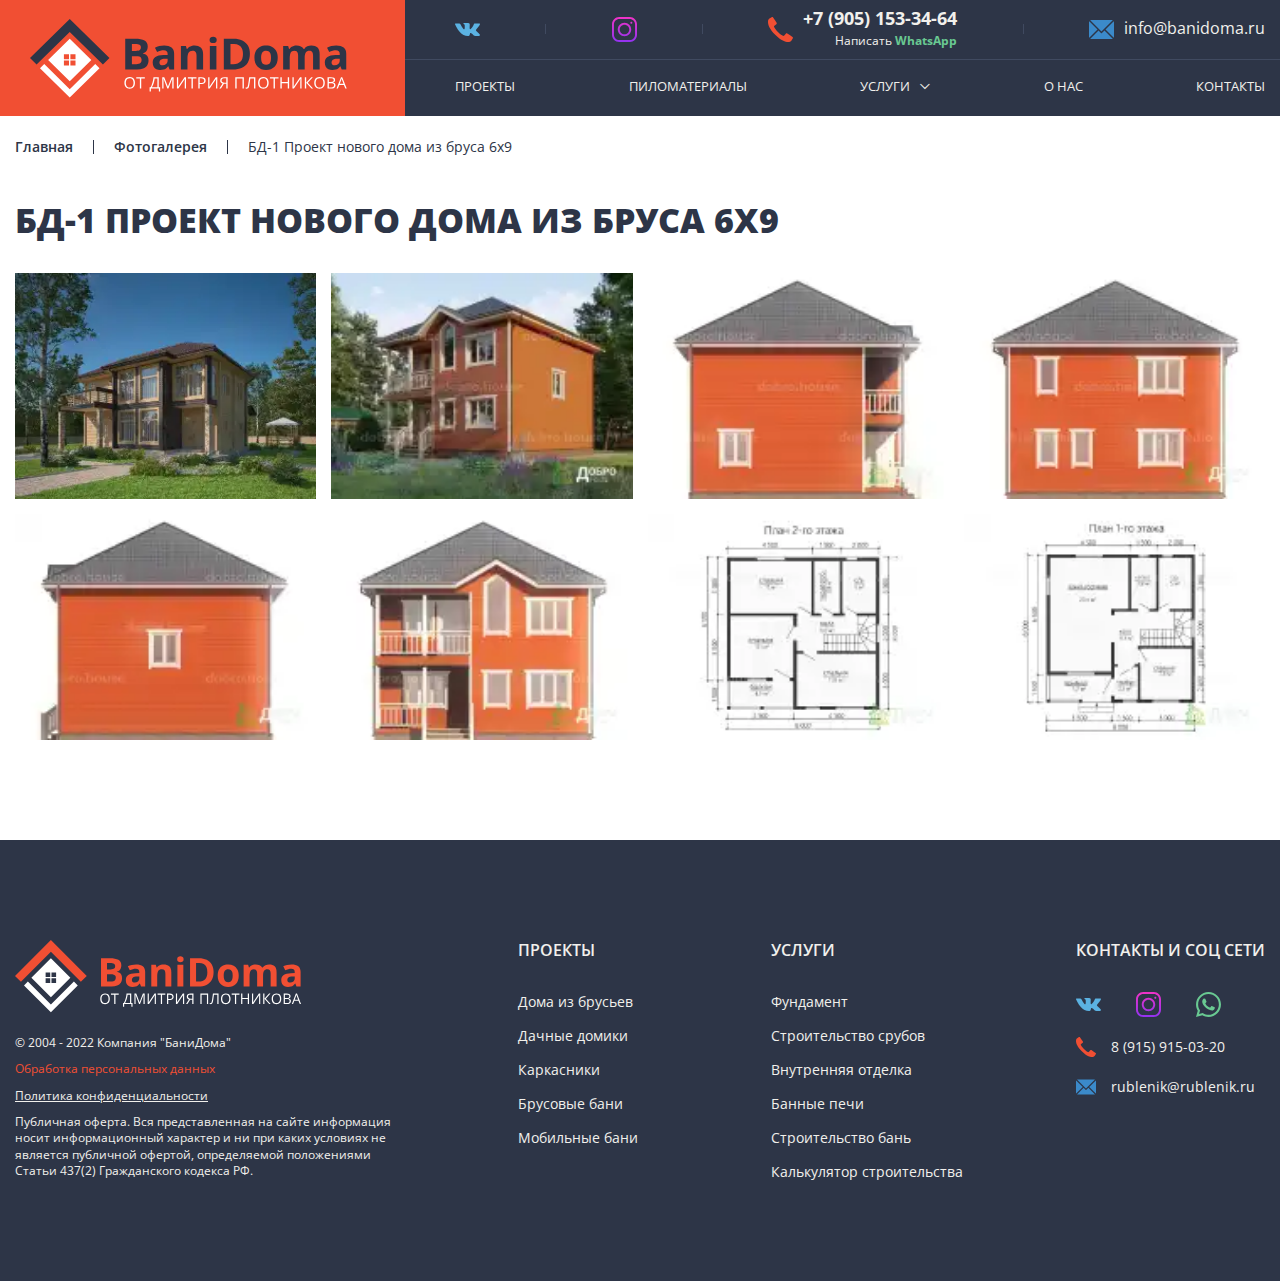
<file: gallery.html>
<!DOCTYPE html><html lang="ru"><head><meta charset="UTF-8"><meta http-equiv="x-ua-compatible" content="ie=edge"><meta name="viewport" content="width=device-width,initial-scale=1,shrink-to-fit=no"><meta name="robots" content="index, follow"><meta name="google" content="notranslate"><meta name="format-detection" content="telephone=no"><meta name="description" content=""><title>Gallery</title><link rel="stylesheet" href="assets/plugins/swiper/swiper-bundle.min.css"><link rel="stylesheet" href="assets/css/icon-fonts/icon-fonts-style.min.css"><link rel="stylesheet" href="assets/css/style.min.css"></head><body><div class="wrapper"><header id="header" class="header"><div class="container"><div class="header__content"><div class="header__logo"><div class="logo"><a class="logo__link" href="#"><svg class="logo__mobile" width="80" height="79" viewBox="0 0 80 79" fill="none" xmlns="http://www.w3.org/2000/svg"><path fill-rule="evenodd" clip-rule="evenodd" d="M39.739 0L79.4781 38.9807L72.9105 45.4229L39.739 12.8845L6.56758 45.4229L0 38.9807L39.739 0Z" fill="#2D3547"/><path fill-rule="evenodd" clip-rule="evenodd" d="M9.97266 49.3064L14.2416 45.1189L39.7388 70.1295L65.236 45.1189L69.5049 49.3064L39.7388 78.5045L9.97266 49.3064Z" fill="white"/><path fill-rule="evenodd" clip-rule="evenodd" d="M61.3335 40.9776L39.739 19.7952L18.1445 40.9776L39.739 62.16L61.3335 40.9776ZM39.0094 35.2187H33.9011V40.2295H39.0094V35.2187ZM39.0094 41.5962H33.9011V46.607H39.0094V41.5962ZM40.4026 35.2187H45.511V40.2295H40.4026V35.2187ZM45.511 41.5962H40.4026V46.607H45.511V41.5962Z" fill="white"/></svg> <svg class="logo__desk" width="320" height="79" viewBox="0 0 320 79" fill="none" xmlns="http://www.w3.org/2000/svg"><path d="M95.2314 19.7305H105.013C109.198 19.7305 112.365 20.3069 114.515 21.4596C116.664 22.6124 117.739 24.6368 117.739 27.5328C117.739 28.6996 117.546 29.754 117.159 30.6959C116.786 31.6378 116.242 32.411 115.525 33.0155C114.808 33.62 113.934 34.0136 112.902 34.1963V34.4072C113.949 34.6181 114.894 34.9836 115.74 35.5037C116.586 36.0098 117.259 36.7549 117.761 37.739C118.277 38.709 118.535 40.0024 118.535 41.619C118.535 43.4888 118.069 45.0914 117.137 46.4269C116.206 47.7625 114.873 48.7887 113.139 49.5057C111.419 50.2086 109.37 50.56 106.991 50.56H95.2314V19.7305ZM101.896 31.94H105.765C107.7 31.94 109.04 31.6448 109.785 31.0543C110.53 30.4498 110.903 29.5642 110.903 28.3973C110.903 27.2165 110.459 26.373 109.57 25.8669C108.696 25.3467 107.306 25.0867 105.4 25.0867H101.896V31.94ZM101.896 37.1275V45.1617H106.238C108.245 45.1617 109.642 44.7821 110.43 44.023C111.218 43.2639 111.613 42.2446 111.613 40.9653C111.613 40.2062 111.441 39.5384 111.097 38.9621C110.753 38.3857 110.172 37.9358 109.355 37.6125C108.553 37.2891 107.442 37.1275 106.023 37.1275H101.896Z" fill="#2D3547"/><path d="M134.142 26.4995C137.367 26.4995 139.839 27.1883 141.559 28.566C143.278 29.9437 144.138 32.0384 144.138 34.85V50.56H139.559L138.291 47.3548H138.119C137.431 48.1983 136.729 48.8871 136.012 49.4213C135.296 49.9555 134.472 50.3492 133.54 50.6022C132.608 50.8553 131.476 50.9818 130.143 50.9818C128.725 50.9818 127.449 50.7147 126.317 50.1805C125.199 49.6463 124.318 48.8309 123.673 47.7343C123.028 46.6238 122.705 45.2179 122.705 43.5169C122.705 41.0145 123.601 39.1729 125.392 37.992C127.184 36.7971 129.871 36.1364 133.454 36.0098L137.624 35.8833V34.85C137.624 33.6129 137.295 32.7062 136.636 32.1298C135.976 31.5534 135.059 31.2652 133.884 31.2652C132.723 31.2652 131.584 31.4269 130.466 31.7502C129.348 32.0736 128.23 32.4812 127.112 32.9733L124.941 28.6293C126.216 27.9686 127.642 27.4484 129.219 27.0689C130.81 26.6893 132.451 26.4995 134.142 26.4995ZM137.624 39.6368L135.088 39.7212C132.967 39.7774 131.491 40.15 130.659 40.8388C129.842 41.5277 129.434 42.4344 129.434 43.5591C129.434 44.5431 129.728 45.2461 130.315 45.6678C130.903 46.0755 131.67 46.2793 132.616 46.2793C134.02 46.2793 135.202 45.8716 136.163 45.0563C137.137 44.2409 137.624 43.0811 137.624 41.5769V39.6368Z" fill="#2D3547"/><path d="M164.561 26.5417C167.126 26.5417 169.19 27.2305 170.752 28.6082C172.314 29.9719 173.095 32.1649 173.095 35.1874V50.56H166.539V36.7901C166.539 35.1031 166.223 33.8308 165.593 32.9733C164.976 32.1157 164.002 31.687 162.669 31.687C160.663 31.687 159.294 32.3547 158.563 33.6902C157.832 35.0258 157.467 36.9517 157.467 39.4681V50.56H150.91V26.9845H155.919L156.8 30H157.166C157.682 29.1846 158.319 28.5239 159.079 28.0178C159.853 27.5117 160.706 27.1391 161.637 26.9002C162.583 26.6612 163.558 26.5417 164.561 26.5417Z" fill="#2D3547"/><path d="M186.402 26.9845V50.56H179.846V26.9845H186.402ZM183.135 17.7483C184.109 17.7483 184.948 17.9732 185.65 18.4231C186.352 18.8589 186.703 19.6813 186.703 20.8903C186.703 22.0852 186.352 22.9147 185.65 23.3786C184.948 23.8284 184.109 24.0534 183.135 24.0534C182.146 24.0534 181.3 23.8284 180.598 23.3786C179.91 22.9147 179.566 22.0852 179.566 20.8903C179.566 19.6813 179.91 18.8589 180.598 18.4231C181.3 17.9732 182.146 17.7483 183.135 17.7483Z" fill="#2D3547"/><path d="M219.895 34.85C219.895 38.3224 219.215 41.2254 217.853 43.5591C216.506 45.8787 214.55 47.6289 211.984 48.8098C209.419 49.9766 206.33 50.56 202.719 50.56H193.819V19.7305H203.686C206.983 19.7305 209.842 20.3069 212.264 21.4596C214.686 22.5984 216.563 24.2924 217.896 26.5417C219.229 28.7769 219.895 31.5464 219.895 34.85ZM212.973 35.0187C212.973 32.7413 212.629 30.8716 211.941 29.4095C211.268 27.9334 210.264 26.8439 208.932 26.141C207.613 25.4381 205.979 25.0867 204.03 25.0867H200.483V45.1617H203.342C206.596 45.1617 209.01 44.3112 210.587 42.6101C212.178 40.9091 212.973 38.3786 212.973 35.0187Z" fill="#2D3547"/><path d="M247.735 38.7301C247.735 40.6982 247.462 42.4415 246.918 43.9597C246.387 45.478 245.606 46.7643 244.574 47.8187C243.557 48.859 242.324 49.6463 240.877 50.1805C239.444 50.7147 237.824 50.9818 236.018 50.9818C234.327 50.9818 232.772 50.7147 231.354 50.1805C229.949 49.6463 228.724 48.859 227.677 47.8187C226.646 46.7643 225.843 45.478 225.27 43.9597C224.711 42.4415 224.431 40.6982 224.431 38.7301C224.431 36.1153 224.904 33.9011 225.85 32.0876C226.796 30.2741 228.143 28.8964 229.892 27.9545C231.64 27.0126 233.725 26.5417 236.147 26.5417C238.398 26.5417 240.39 27.0126 242.124 27.9545C243.872 28.8964 245.241 30.2741 246.23 32.0876C247.233 33.9011 247.735 36.1153 247.735 38.7301ZM231.117 38.7301C231.117 40.2765 231.289 41.5769 231.633 42.6312C231.977 43.6856 232.514 44.4799 233.245 45.0141C233.976 45.5483 234.929 45.8154 236.104 45.8154C237.265 45.8154 238.204 45.5483 238.921 45.0141C239.652 44.4799 240.182 43.6856 240.511 42.6312C240.855 41.5769 241.027 40.2765 241.027 38.7301C241.027 37.1696 240.855 35.8763 240.511 34.85C240.182 33.8097 239.652 33.0295 238.921 32.5094C238.19 31.9892 237.237 31.7291 236.061 31.7291C234.327 31.7291 233.066 32.3125 232.278 33.4794C231.504 34.6462 231.117 36.3964 231.117 38.7301Z" fill="#2D3547"/><path d="M281.378 26.5417C284.101 26.5417 286.158 27.2305 287.548 28.6082C288.952 29.9719 289.655 32.1649 289.655 35.1874V50.56H283.076V36.7901C283.076 35.1031 282.783 33.8308 282.195 32.9733C281.607 32.1157 280.697 31.687 279.465 31.687C277.731 31.687 276.498 32.2985 275.767 33.5215C275.036 34.7305 274.671 36.4667 274.671 38.7301V50.56H268.114V36.7901C268.114 35.6654 267.985 34.7235 267.727 33.9644C267.469 33.2052 267.075 32.6359 266.545 32.2563C266.015 31.8767 265.334 31.687 264.503 31.687C263.284 31.687 262.324 31.9892 261.622 32.5937C260.934 33.1842 260.44 34.0628 260.139 35.2296C259.852 36.3824 259.709 37.7952 259.709 39.4681V50.56H253.152V26.9845H258.161L259.042 30H259.408C259.895 29.1846 260.504 28.5239 261.235 28.0178C261.98 27.5117 262.797 27.1391 263.686 26.9002C264.574 26.6612 265.477 26.5417 266.394 26.5417C268.157 26.5417 269.648 26.8228 270.866 27.3852C272.098 27.9475 273.044 28.8191 273.704 30H274.284C275.001 28.791 276.011 27.9123 277.315 27.3641C278.634 26.8158 279.988 26.5417 281.378 26.5417Z" fill="#2D3547"/><path d="M306.251 26.4995C309.475 26.4995 311.948 27.1883 313.667 28.566C315.387 29.9437 316.247 32.0384 316.247 34.85V50.56H311.668L310.4 47.3548H310.228C309.54 48.1983 308.838 48.8871 308.121 49.4213C307.404 49.9555 306.58 50.3492 305.649 50.6022C304.717 50.8553 303.585 50.9818 302.252 50.9818C300.833 50.9818 299.558 50.7147 298.426 50.1805C297.308 49.6463 296.426 48.8309 295.781 47.7343C295.137 46.6238 294.814 45.2179 294.814 43.5169C294.814 41.0145 295.71 39.1729 297.501 37.992C299.293 36.7971 301.98 36.1364 305.563 36.0098L309.733 35.8833V34.85C309.733 33.6129 309.404 32.7062 308.744 32.1298C308.085 31.5534 307.168 31.2652 305.993 31.2652C304.832 31.2652 303.693 31.4269 302.575 31.7502C301.457 32.0736 300.339 32.4812 299.221 32.9733L297.05 28.6293C298.325 27.9686 299.751 27.4484 301.328 27.0689C302.919 26.6893 304.56 26.4995 306.251 26.4995ZM309.733 39.6368L307.197 39.7212C305.076 39.7774 303.599 40.15 302.768 40.8388C301.951 41.5277 301.543 42.4344 301.543 43.5591C301.543 44.5431 301.837 45.2461 302.424 45.6678C303.012 46.0755 303.779 46.2793 304.724 46.2793C306.129 46.2793 307.311 45.8716 308.271 45.0563C309.246 44.2409 309.733 43.0811 309.733 41.5769V39.6368Z" fill="#2D3547"/><path d="M104.969 63.865C104.969 64.7342 104.856 65.5263 104.631 66.2412C104.405 66.951 104.07 67.563 103.624 68.0773C103.184 68.5865 102.636 68.98 101.98 69.2577C101.325 69.5354 100.564 69.6743 99.6993 69.6743C98.808 69.6743 98.0294 69.5354 97.3635 69.2577C96.7028 68.98 96.1523 68.584 95.7118 68.0696C95.2766 67.5553 94.9489 66.9407 94.7287 66.2258C94.5137 65.5109 94.4062 64.7188 94.4062 63.8496C94.4062 62.6975 94.6003 61.6869 94.9883 60.8177C95.3763 59.9485 95.9635 59.2721 96.75 58.7887C97.5417 58.3052 98.5327 58.0635 99.7229 58.0635C100.861 58.0635 101.818 58.3026 102.594 58.781C103.375 59.2593 103.965 59.933 104.363 60.8022C104.767 61.6663 104.969 62.6872 104.969 63.865ZM95.8141 63.865C95.8141 64.8217 95.953 65.6497 96.2309 66.3492C96.5088 67.0487 96.9335 67.5887 97.505 67.9693C98.0818 68.3499 98.8132 68.5402 99.6993 68.5402C100.591 68.5402 101.32 68.3499 101.886 67.9693C102.457 67.5887 102.879 67.0487 103.152 66.3492C103.425 65.6497 103.561 64.8217 103.561 63.865C103.561 62.4095 103.249 61.2729 102.625 60.4551C102.006 59.6322 101.039 59.2207 99.7229 59.2207C98.8316 59.2207 98.0975 59.4084 97.5208 59.7839C96.944 60.1593 96.5141 60.6942 96.2309 61.3886C95.953 62.0778 95.8141 62.9033 95.8141 63.865Z" fill="white"/><path d="M111.225 69.52H109.88V59.3981H106.262V58.2409H114.827V59.3981H111.225V69.52Z" fill="white"/><path d="M128.732 58.2409V68.3474H130.148V72.4671H128.866V69.52H120.875V72.4671H119.593V68.3474H120.474C120.867 67.689 121.234 66.951 121.575 66.1332C121.921 65.3103 122.228 64.4514 122.495 63.5564C122.768 62.6564 122.988 61.7537 123.156 60.8485C123.329 59.9433 123.439 59.0741 123.486 58.2409H128.732ZM127.403 59.4213H124.666C124.619 60.059 124.514 60.7714 124.352 61.5583C124.189 62.3401 123.979 63.1424 123.722 63.9653C123.471 64.7882 123.188 65.5777 122.873 66.3338C122.564 67.0898 122.236 67.761 121.89 68.3474H127.403V59.4213Z" fill="white"/><path d="M137.317 69.52L133.455 59.537H133.392C133.413 59.7479 133.431 60.005 133.447 60.3085C133.463 60.6119 133.476 60.9437 133.486 61.3037C133.497 61.6586 133.502 62.0212 133.502 62.3915V69.52H132.26V58.2409H134.242L137.883 67.6222H137.938L141.635 58.2409H143.601V69.52H142.279V62.2989C142.279 61.9646 142.285 61.6303 142.295 61.296C142.306 60.9565 142.319 60.6377 142.335 60.3394C142.35 60.0359 142.366 59.7736 142.382 59.5524H142.319L138.41 69.52H137.317Z" fill="white"/><path d="M146.924 58.2409H148.174V64.76C148.174 65.0068 148.171 65.2769 148.166 65.57C148.161 65.858 148.153 66.1409 148.143 66.4187C148.132 66.6964 148.119 66.9484 148.103 67.1747C148.093 67.401 148.082 67.5759 148.072 67.6993H148.135L154.537 58.2409H156.008V69.52H154.757V63.0781C154.757 62.8055 154.762 62.5175 154.773 62.2141C154.783 61.9055 154.794 61.6072 154.804 61.3191C154.82 61.0311 154.836 60.774 154.851 60.5477C154.867 60.3162 154.878 60.1388 154.883 60.0153H154.812L148.402 69.52H146.924V58.2409Z" fill="white"/><path d="M162.838 69.52H161.493V59.3981H157.875V58.2409H166.44V59.3981H162.838V69.52Z" fill="white"/><path d="M171.344 58.2409C172.828 58.2409 173.91 58.5264 174.592 59.0973C175.279 59.663 175.622 60.4757 175.622 61.5352C175.622 62.0135 175.541 62.4687 175.379 62.9007C175.221 63.3276 174.964 63.7056 174.608 64.0348C174.251 64.3588 173.782 64.616 173.2 64.8063C172.623 64.9914 171.915 65.084 171.076 65.084H169.676V69.52H168.339V58.2409H171.344ZM171.218 59.3596H169.676V63.9576H170.927C171.661 63.9576 172.272 63.8805 172.76 63.7262C173.252 63.5719 173.622 63.3224 173.868 62.9778C174.115 62.6281 174.238 62.1652 174.238 61.5892C174.238 60.8382 173.994 60.2802 173.507 59.915C173.019 59.5447 172.256 59.3596 171.218 59.3596Z" fill="white"/><path d="M178.206 58.2409H179.456V64.76C179.456 65.0068 179.454 65.2769 179.449 65.57C179.443 65.858 179.435 66.1409 179.425 66.4187C179.414 66.6964 179.401 66.9484 179.386 67.1747C179.375 67.401 179.365 67.5759 179.354 67.6993H179.417L185.819 58.2409H187.29V69.52H186.039V63.0781C186.039 62.8055 186.045 62.5175 186.055 62.2141C186.066 61.9055 186.076 61.6072 186.087 61.3191C186.102 61.0311 186.118 60.774 186.134 60.5477C186.149 60.3162 186.16 60.1388 186.165 60.0153H186.094L179.684 69.52H178.206V58.2409Z" fill="white"/><path d="M193.932 64.8063L190.943 69.52H189.378L192.595 64.5671C192.175 64.4385 191.782 64.2559 191.415 64.0193C191.053 63.7776 190.759 63.4459 190.534 63.0241C190.314 62.6024 190.204 62.0623 190.204 61.404C190.204 60.3754 190.56 59.591 191.273 59.051C191.992 58.5109 193.059 58.2409 194.474 58.2409H197.628V69.52H196.291V64.8063H193.932ZM196.291 59.3596H194.521C193.887 59.3596 193.35 59.4316 192.909 59.5756C192.474 59.7196 192.144 59.9459 191.918 60.2545C191.693 60.5631 191.58 60.9668 191.58 61.4657C191.58 62.1806 191.821 62.731 192.304 63.1167C192.786 63.4973 193.523 63.6876 194.514 63.6876H196.291V59.3596Z" fill="white"/><path d="M205.288 69.52V58.2409H213.853V69.52H212.532V59.3981H206.625V69.52H205.288Z" fill="white"/><path d="M225.363 69.52H224.026V59.3981H220.298C220.225 59.9742 220.146 60.5759 220.062 61.2034C219.979 61.8309 219.892 62.4558 219.803 63.0781C219.714 63.7005 219.625 64.2894 219.535 64.8448C219.446 65.4003 219.357 65.894 219.268 66.3261C219.132 67.041 218.961 67.6505 218.757 68.1545C218.558 68.6534 218.29 69.0366 217.955 69.304C217.624 69.5663 217.186 69.6975 216.641 69.6975C216.458 69.6975 216.274 69.6795 216.091 69.6435C215.912 69.6075 215.755 69.5637 215.619 69.5123V68.4091C215.739 68.4605 215.873 68.5042 216.02 68.5402C216.172 68.5762 216.332 68.5942 216.5 68.5942C216.83 68.5942 217.089 68.4657 217.278 68.2085C217.472 67.9462 217.624 67.6145 217.734 67.2133C217.85 66.8121 217.949 66.4007 218.033 65.9789C218.101 65.6292 218.18 65.1868 218.269 64.652C218.358 64.1171 218.453 63.5102 218.552 62.8313C218.652 62.1472 218.754 61.4169 218.859 60.6402C218.969 59.8636 219.077 59.0638 219.182 58.2409H225.363V69.52Z" fill="white"/><path d="M238.643 63.865C238.643 64.7342 238.53 65.5263 238.305 66.2412C238.079 66.951 237.744 67.563 237.298 68.0773C236.858 68.5865 236.31 68.98 235.654 69.2577C234.999 69.5354 234.239 69.6743 233.374 69.6743C232.482 69.6743 231.704 69.5354 231.038 69.2577C230.377 68.98 229.827 68.584 229.386 68.0696C228.951 67.5553 228.623 66.9407 228.403 66.2258C228.188 65.5109 228.081 64.7188 228.081 63.8496C228.081 62.6975 228.275 61.6869 228.663 60.8177C229.051 59.9485 229.638 59.2721 230.424 58.7887C231.216 58.3052 232.207 58.0635 233.397 58.0635C234.535 58.0635 235.492 58.3026 236.268 58.781C237.049 59.2593 237.639 59.933 238.038 60.8022C238.441 61.6663 238.643 62.6872 238.643 63.865ZM229.488 63.865C229.488 64.8217 229.627 65.6497 229.905 66.3492C230.183 67.0487 230.608 67.5887 231.179 67.9693C231.756 68.3499 232.488 68.5402 233.374 68.5402C234.265 68.5402 234.994 68.3499 235.56 67.9693C236.132 67.5887 236.554 67.0487 236.826 66.3492C237.099 65.6497 237.235 64.8217 237.235 63.865C237.235 62.4095 236.923 61.2729 236.299 60.4551C235.681 59.6322 234.713 59.2207 233.397 59.2207C232.506 59.2207 231.772 59.4084 231.195 59.7839C230.618 60.1593 230.188 60.6942 229.905 61.3886C229.627 62.0778 229.488 62.9033 229.488 63.865Z" fill="white"/><path d="M244.9 69.52H243.555V59.3981H239.937V58.2409H248.502V59.3981H244.9V69.52Z" fill="white"/><path d="M259.115 69.52H257.778V64.2045H251.738V69.52H250.401V58.2409H251.738V63.0473H257.778V58.2409H259.115V69.52Z" fill="white"/><path d="M262.454 58.2409H263.704V64.76C263.704 65.0068 263.702 65.2769 263.696 65.57C263.691 65.858 263.683 66.1409 263.673 66.4187C263.662 66.6964 263.649 66.9484 263.633 67.1747C263.623 67.401 263.613 67.5759 263.602 67.6993H263.665L270.067 58.2409H271.538V69.52H270.287V63.0781C270.287 62.8055 270.292 62.5175 270.303 62.2141C270.313 61.9055 270.324 61.6072 270.334 61.3191C270.35 61.0311 270.366 60.774 270.382 60.5477C270.397 60.3162 270.408 60.1388 270.413 60.0153H270.342L263.932 69.52H262.454V58.2409Z" fill="white"/><path d="M283.079 69.52H281.459L276.174 63.7956V69.52H274.837V58.2409H276.174V63.703L281.326 58.2409H282.859L277.771 63.7185L283.079 69.52Z" fill="white"/><path d="M294.802 63.865C294.802 64.7342 294.689 65.5263 294.464 66.2412C294.238 66.951 293.903 67.563 293.457 68.0773C293.017 68.5865 292.469 68.98 291.813 69.2577C291.158 69.5354 290.398 69.6743 289.532 69.6743C288.641 69.6743 287.862 69.5354 287.197 69.2577C286.536 68.98 285.985 68.584 285.545 68.0696C285.11 67.5553 284.782 66.9407 284.562 66.2258C284.347 65.5109 284.239 64.7188 284.239 63.8496C284.239 62.6975 284.433 61.6869 284.821 60.8177C285.209 59.9485 285.797 59.2721 286.583 58.7887C287.375 58.3052 288.366 58.0635 289.556 58.0635C290.694 58.0635 291.651 58.3026 292.427 58.781C293.208 59.2593 293.798 59.933 294.196 60.8022C294.6 61.6663 294.802 62.6872 294.802 63.865ZM285.647 63.865C285.647 64.8217 285.786 65.6497 286.064 66.3492C286.342 67.0487 286.767 67.5887 287.338 67.9693C287.915 68.3499 288.646 68.5402 289.532 68.5402C290.424 68.5402 291.153 68.3499 291.719 67.9693C292.29 67.5887 292.712 67.0487 292.985 66.3492C293.258 65.6497 293.394 64.8217 293.394 63.865C293.394 62.4095 293.082 61.2729 292.458 60.4551C291.839 59.6322 290.872 59.2207 289.556 59.2207C288.665 59.2207 287.931 59.4084 287.354 59.7839C286.777 60.1593 286.347 60.6942 286.064 61.3886C285.786 62.0778 285.647 62.9033 285.647 63.865Z" fill="white"/><path d="M297.527 58.2409H300.783C302.22 58.2409 303.3 58.4518 304.023 58.8735C304.747 59.2953 305.109 60.0128 305.109 61.026C305.109 61.4632 305.022 61.8566 304.849 62.2063C304.681 62.5509 304.435 62.8364 304.11 63.0627C303.785 63.289 303.384 63.4459 302.907 63.5333V63.6104C303.41 63.6876 303.856 63.829 304.244 64.0348C304.632 64.2405 304.936 64.5285 305.156 64.8988C305.376 65.2691 305.486 65.7397 305.486 66.3106C305.486 67.005 305.321 67.5913 304.991 68.0696C304.666 68.5479 304.204 68.9105 303.607 69.1574C303.009 69.3992 302.301 69.52 301.483 69.52H297.527V58.2409ZM298.864 63.0781H301.066C302.068 63.0781 302.76 62.9161 303.143 62.5921C303.531 62.2681 303.725 61.7949 303.725 61.1726C303.725 60.5297 303.494 60.0668 303.032 59.7839C302.576 59.501 301.847 59.3596 300.846 59.3596H298.864V63.0781ZM298.864 64.1813V68.4014H301.255C302.277 68.4014 303.001 68.2059 303.426 67.815C303.85 67.419 304.063 66.8867 304.063 66.2181C304.063 65.7912 303.966 65.426 303.772 65.1226C303.583 64.8191 303.274 64.5877 302.844 64.4282C302.419 64.2636 301.85 64.1813 301.137 64.1813H298.864Z" fill="white"/><path d="M315.313 69.52L313.898 65.9403H309.289L307.881 69.52H306.528L311.027 58.1946H312.23L316.698 69.52H315.313ZM313.497 64.7754L312.152 61.2188C312.12 61.1263 312.068 60.9745 311.994 60.7637C311.926 60.5528 311.855 60.3342 311.782 60.1079C311.709 59.8816 311.648 59.699 311.601 59.5602C311.549 59.771 311.491 59.9819 311.428 60.1928C311.37 60.3985 311.313 60.5914 311.255 60.7714C311.197 60.9463 311.148 61.0954 311.106 61.2188L309.737 64.7754H313.497Z" fill="white"/><path fill-rule="evenodd" clip-rule="evenodd" d="M39.739 0L79.4781 38.9807L72.9105 45.4229L39.739 12.8845L6.56758 45.4229L0 38.9807L39.739 0Z" fill="#2D3547"/><path fill-rule="evenodd" clip-rule="evenodd" d="M9.97266 49.3064L14.2416 45.1189L39.7388 70.1295L65.236 45.1189L69.5049 49.3064L39.7388 78.5045L9.97266 49.3064Z" fill="white"/><path fill-rule="evenodd" clip-rule="evenodd" d="M61.3335 40.9776L39.739 19.7952L18.1445 40.9776L39.739 62.16L61.3335 40.9776ZM39.0094 35.2187H33.9011V40.2295H39.0094V35.2187ZM39.0094 41.5962H33.9011V46.607H39.0094V41.5962ZM40.4026 35.2187H45.511V40.2295H40.4026V35.2187ZM45.511 41.5962H40.4026V46.607H45.511V41.5962Z" fill="white"/></svg></a></div></div><div class="header__right"><div class="header__social social"><ul class="social__list"><li class="social__item"><a class="social__link" href="#" target="_blank"><svg class="social__icon" width="25" height="25" viewBox="0 0 25 25" fill="none" xmlns="http://www.w3.org/2000/svg"><path d="M5.48315 7.34192C6.18108 8.90203 7.06561 10.373 8.23061 11.6934C8.38512 11.8692 8.5799 12.0254 8.78508 12.1526C9.08478 12.3389 9.36755 12.2734 9.48941 11.9631C9.6183 11.6374 9.73658 10.9775 9.74361 10.6355C9.76285 9.74196 9.74074 9.15636 9.6877 8.26392C9.65332 7.69232 9.42883 7.19043 8.49996 7.03894C8.2131 6.99197 8.18645 6.77824 8.37075 6.56504C8.75441 6.12116 9.28889 6.05042 9.86848 6.02242C10.8078 5.97649 11.7506 6.01398 12.6911 6.02242C13.0742 6.0256 13.4596 6.05354 13.8369 6.12798C14.329 6.2251 14.5925 6.53756 14.6736 6.97242C14.7156 7.19673 14.7372 7.42735 14.7313 7.65432C14.7069 8.62965 14.655 9.60447 14.6427 10.5793C14.6375 10.9619 14.6683 11.3541 14.7588 11.7267C14.8853 12.246 15.2759 12.3764 15.6754 12.0012C16.1826 11.5246 16.6299 10.9883 17.0496 10.4437C17.8123 9.45304 18.3819 8.36584 18.8723 7.24486C19.1259 6.66643 19.3201 6.5408 20.0075 6.53924C21.2996 6.53658 22.5917 6.53554 23.8838 6.53924C24.113 6.54028 24.3526 6.55983 24.5689 6.62213C24.9199 6.72347 25.0593 6.9826 24.977 7.31143C24.7852 8.082 24.3252 8.73695 23.8325 9.36662C23.0418 10.3768 22.2133 11.3627 21.404 12.3612C21.3008 12.4884 21.2099 12.6241 21.1253 12.7618C20.8227 13.2568 20.8437 13.5344 21.2851 13.9466C21.9877 14.6027 22.7398 15.2164 23.4203 15.8904C23.9147 16.3807 24.3724 16.9127 24.7643 17.4727C25.2599 18.1809 24.9537 18.848 24.0278 18.9668C23.4454 19.0412 20.6001 18.9674 20.4531 18.9668C19.6881 18.9637 19.0176 18.7235 18.4776 18.2532C17.877 17.7297 17.3313 17.1555 16.7546 16.6092C16.5809 16.4445 16.3954 16.2867 16.1955 16.149C15.7237 15.8233 15.2608 15.8956 15.0404 16.397C14.8521 16.8277 14.6894 17.9587 14.6818 18.0553C14.6421 18.5604 14.287 18.8823 13.6619 18.9135C11.8574 19.0021 10.1087 18.82 8.47963 18.03C7.09891 17.3607 5.99634 16.4144 5.04127 15.3109C3.52411 13.558 2.32576 11.6313 1.2317 9.64791C1.17578 9.54651 0.067659 7.41214 0.0378808 7.31132C-0.0611032 6.97375 0.031235 6.65128 0.346335 6.54028C0.542769 6.4711 4.19629 6.54005 4.25706 6.543C4.84004 6.57157 5.23757 6.79421 5.48315 7.34192Z" fill="#5BB2E2"/></svg></a></li><li class="social__item social__item_line"></li><li class="social__item"><a class="social__link" href="#" target="_blank"><svg class="social__icon" width="25" height="25" viewBox="0 0 25 25" fill="none" xmlns="http://www.w3.org/2000/svg"><path d="M17.7379 0H7.26211C3.25776 0 0 3.25776 0 7.26211V17.7379C0 21.7422 3.25776 25 7.26211 25H17.7379C21.7422 25 25 21.7422 25 17.7379V7.26211C25 3.25776 21.7422 0 17.7379 0ZM23.0469 17.7379C23.0469 20.6653 20.6653 23.0469 17.7379 23.0469H7.26211C4.33472 23.0469 1.95312 20.6653 1.95312 17.7379V7.26211C1.95312 4.33472 4.33472 1.95312 7.26211 1.95312H17.7379C20.6653 1.95312 23.0469 4.33472 23.0469 7.26211V17.7379Z" fill="url(#paint0_linear_1_2432)"/><path d="M12.5 5.76172C8.78447 5.76172 5.76172 8.78447 5.76172 12.5C5.76172 16.2155 8.78447 19.2383 12.5 19.2383C16.2155 19.2383 19.2383 16.2155 19.2383 12.5C19.2383 8.78447 16.2155 5.76172 12.5 5.76172ZM12.5 17.2852C9.86147 17.2852 7.71484 15.1385 7.71484 12.5C7.71484 9.86147 9.86147 7.71484 12.5 7.71484C15.1385 7.71484 17.2852 9.86147 17.2852 12.5C17.2852 15.1385 15.1385 17.2852 12.5 17.2852Z" fill="url(#paint1_linear_1_2432)"/><path d="M19.3359 6.64062C19.8753 6.64062 20.3125 6.2034 20.3125 5.66406C20.3125 5.12472 19.8753 4.6875 19.3359 4.6875C18.7966 4.6875 18.3594 5.12472 18.3594 5.66406C18.3594 6.2034 18.7966 6.64062 19.3359 6.64062Z" fill="url(#paint2_linear_1_2432)"/><defs><linearGradient id="paint0_linear_1_2432" x1="12.5" y1="0" x2="12.5" y2="25" gradientUnits="userSpaceOnUse"><stop stop-color="#F133C7"/><stop offset="1" stop-color="#9233F1"/></linearGradient><linearGradient id="paint1_linear_1_2432" x1="12.5" y1="0" x2="12.5" y2="25" gradientUnits="userSpaceOnUse"><stop stop-color="#F133C7"/><stop offset="1" stop-color="#9233F1"/></linearGradient><linearGradient id="paint2_linear_1_2432" x1="12.5" y1="0" x2="12.5" y2="25" gradientUnits="userSpaceOnUse"><stop stop-color="#F133C7"/><stop offset="1" stop-color="#9233F1"/></linearGradient></defs></svg></a></li><li class="social__item social__item_line"></li><li class="social__item social__item_tel"><div class="social__link"><svg class="social__icon social__icon_phone" width="25" height="25" viewBox="0 0 25 25" fill="none" xmlns="http://www.w3.org/2000/svg"><path d="M24.5139 19.879L21.7424 18.0312L19.2786 16.389C18.8031 16.0726 18.1641 16.1764 17.8131 16.6269L16.2885 18.5868C15.961 19.0121 15.3719 19.1343 14.9023 18.8743C13.8679 18.2989 12.6446 17.7571 9.94548 15.0545C7.24639 12.352 6.70113 11.1322 6.12569 10.0977C5.86569 9.62808 5.9879 9.03897 6.41319 8.71153L8.37308 7.18699C8.82362 6.83601 8.92738 6.19701 8.61102 5.72148L7.01924 3.33356L5.12097 0.486129C4.79788 0.00146584 4.15111 -0.144041 3.6516 0.155517L1.46236 1.46888C0.870719 1.81746 0.435812 2.38035 0.247728 3.04084C-0.350948 5.22358 -0.47165 10.0386 7.24507 17.7553C14.9618 25.4721 19.7764 25.351 21.9591 24.7522C22.6196 24.5642 23.1825 24.1293 23.5311 23.5376L24.8444 21.3484C25.1441 20.8489 24.9985 20.2021 24.5139 19.879Z" fill="#F14F33"/></svg><div class="social-phone"><a class="social-phone__tel" href="tel:+79051533464">+7 (905) 153-34-64</a> <a class="social-phone__text" href="https://wa.me/+79051533464" target="_blank"><span>Написать</span> <span class="social-phone__whatsapp">WhatsApp</span></a></div></div></li><li class="social__item social__item_line social__item_last-line"></li><li class="social__item social__item_mail"><a class="social__link" href="mailto:info@banidoma.ru"><svg class="social__icon social__icon_mail" width="25" height="25" viewBox="0 0 25 25" fill="none" xmlns="http://www.w3.org/2000/svg"><path d="M22.8027 2.97852H2.19722C1.85898 2.97852 1.54233 3.06167 1.25586 3.19873L12.4511 14.394L14.9604 11.9825C14.9604 11.9825 14.9605 11.9823 14.9606 11.9822C14.9606 11.9821 14.9608 11.982 14.9608 11.982L23.7444 3.19893C23.4579 3.06177 23.141 2.97852 22.8027 2.97852Z" fill="#3B8ACA"/><path d="M24.7799 4.23486L16.5142 12.5002L24.7796 20.7657C24.9167 20.4792 24.9999 20.1625 24.9999 19.8243V5.17588C24.9999 4.83784 24.9169 4.52124 24.7799 4.23486Z" fill="#3B8ACA"/><path d="M0.220215 4.23438C0.0831543 4.52085 0 4.8375 0 5.17573V19.8242C0 20.1622 0.0830566 20.4789 0.22002 20.7653L8.48579 12.5L0.220215 4.23438Z" fill="#3B8ACA"/><path d="M15.4784 13.5357L12.9688 15.9475C12.8258 16.0906 12.6384 16.1621 12.451 16.1621C12.2637 16.1621 12.0762 16.0906 11.9332 15.9475L9.52129 13.5356L1.25537 21.801C1.54189 21.9382 1.85874 22.0214 2.19707 22.0214H22.8025C23.1408 22.0214 23.4574 21.9383 23.7439 21.8012L15.4784 13.5357Z" fill="#3B8ACA"/></svg><div class="social__mail">info@banidoma.ru</div></a></li></ul></div><nav class="header__menu menu"><button class="menu__burger icon-menu-bureger" type="button"></button><div class="menu__wrapper"><ul class="menu__list"><li class="menu__item"><a class="menu__link" href="#">проекты</a></li><li class="menu__item"><a class="menu__link" href="#">пиломатериалы</a></li><li class="menu__item" data-tab-menu="main" data-tab-menu-screen="mobile"><div class="menu__link menu__link_sub icon-arrow-3" data-tab-menu="button">услуги</div><nav class="menu__submenu menu-submenu" data-tab-menu="body"><ul class="menu-submenu__list"><li class="menu-submenu__item"><a class="menu-submenu__link" href="#">фундаментные работы</a></li><li class="menu-submenu__item"><a class="menu-submenu__link" href="#">сборка сруба</a></li><li class="menu-submenu__item"><a class="menu-submenu__link" href="#">черновая отделка</a></li><li class="menu-submenu__item"><a class="menu-submenu__link" href="#">чистовая отделка</a></li></ul></nav></li><li class="menu__item"><a class="menu__link" href="#">о нас</a></li><li class="menu__item"><a class="menu__link" href="#">контакты</a></li></ul></div></nav></div></div></div></header><main class="content"><div class="gallery"><div class="container"><div class="gallery__crumbs crumbs"><div class="crumbs__wrapper"><a class="crumbs__link" href="index.html">Главная</a><div class="crumbs__line"></div><a class="crumbs__link" href="photo-gallery.html">Фотогалерея</a><div class="crumbs__line"></div><span class="crumbs__link active">БД-1 Проект нового дома из бруса 6х9</span></div></div><h3 class="gallery__title title">БД-1 Проект нового дома из бруса 6х9</h3><div class="gallery__items"><div class="gallery__item"><picture class="gallery__image image" data-gallery-popup-index="0"><source srcset="./assets/images/gallery/image_01.webp" type="image/webp"><img src="./assets/images/gallery/image_01.png" alt="Preview"></picture></div><div class="gallery__item"><picture class="gallery__image image" data-gallery-popup-index="1"><source srcset="./assets/images/gallery/image_02.webp" type="image/webp"><img src="./assets/images/gallery/image_02.png" alt="Preview"></picture></div><div class="gallery__item"><picture class="gallery__image image" data-gallery-popup-index="2"><source srcset="./assets/images/gallery/image_03.webp" type="image/webp"><img src="./assets/images/gallery/image_03.png" alt="Preview"></picture></div><div class="gallery__item"><picture class="gallery__image image" data-gallery-popup-index="3"><source srcset="./assets/images/gallery/image_04.webp" type="image/webp"><img src="./assets/images/gallery/image_04.png" alt="Preview"></picture></div><div class="gallery__item"><picture class="gallery__image image" data-gallery-popup-index="4"><source srcset="./assets/images/gallery/image_05.webp" type="image/webp"><img src="./assets/images/gallery/image_05.png" alt="Preview"></picture></div><div class="gallery__item"><picture class="gallery__image image" data-gallery-popup-index="5"><source srcset="./assets/images/gallery/image_06.webp" type="image/webp"><img src="./assets/images/gallery/image_06.png" alt="Preview"></picture></div><div class="gallery__item"><picture class="gallery__image image" data-gallery-popup-index="6"><source srcset="./assets/images/gallery/image_07.webp" type="image/webp"><img src="./assets/images/gallery/image_07.png" alt="Preview"></picture></div><div class="gallery__item"><picture class="gallery__image image" data-gallery-popup-index="7"><source srcset="./assets/images/gallery/image_08.webp" type="image/webp"><img src="./assets/images/gallery/image_08.png" alt="Preview"></picture></div></div></div><div class="gallery-popup" data-gallery-popup><div class="gallery-popup__wrapper"><button class="gallery-popup__button-close button icon-close" type="button" data-gallery-popup-button-close></button><div class="gallery-popup__slider"><div id="gallery-popup" class="gallery-popup__swiper swiper"><div class="swiper-wrapper"><div class="swiper-slide"><div class="gallery-popup__image image"><img data-src="./assets/images/gallery-popup/image_01.png" class="swiper-lazy"><div class="swiper-lazy-preloader swiper-lazy-preloader-white"></div></div></div><div class="swiper-slide"><div class="gallery-popup__image image"><img data-src="./assets/images/gallery-popup/image_02.jpg" class="swiper-lazy"><div class="swiper-lazy-preloader swiper-lazy-preloader-white"></div></div></div><div class="swiper-slide"><div class="gallery-popup__image image"><img data-src="./assets/images/gallery-popup/image_03.jpg" class="swiper-lazy"><div class="swiper-lazy-preloader swiper-lazy-preloader-white"></div></div></div><div class="swiper-slide"><div class="gallery-popup__image image"><img data-src="./assets/images/gallery-popup/image_04.jpg" class="swiper-lazy"><div class="swiper-lazy-preloader swiper-lazy-preloader-white"></div></div></div><div class="swiper-slide"><div class="gallery-popup__image image"><img data-src="./assets/images/gallery-popup/image_05.jpg" class="swiper-lazy"><div class="swiper-lazy-preloader swiper-lazy-preloader-white"></div></div></div><div class="swiper-slide"><div class="gallery-popup__image image"><img data-src="./assets/images/gallery-popup/image_06.jpg" class="swiper-lazy"><div class="swiper-lazy-preloader swiper-lazy-preloader-white"></div></div></div><div class="swiper-slide"><div class="gallery-popup__image image"><img data-src="./assets/images/gallery-popup/image_07.jpg" class="swiper-lazy"><div class="swiper-lazy-preloader swiper-lazy-preloader-white"></div></div></div><div class="swiper-slide"><div class="gallery-popup__image image"><img data-src="./assets/images/gallery-popup/image_08.jpg" class="swiper-lazy"><div class="swiper-lazy-preloader swiper-lazy-preloader-white"></div></div></div></div></div><div class="gallery-popup__slider-prev icon-arrow-4"></div><div class="gallery-popup__slider-next icon-arrow-4"></div></div></div></div></div></main><footer class="footer"><div class="container"><div class="footer__container"><div class="footer__copyright"><div class="footer__logo footer-logo"><a class="footer-logo__link" href="#"><svg width="298" height="75" viewBox="0 0 298 75" fill="none" xmlns="http://www.w3.org/2000/svg"><path d="M88.6836 18.7314H97.7925C101.69 18.7314 104.639 19.2786 106.641 20.373C108.643 21.4674 109.644 23.3893 109.644 26.1387C109.644 27.2464 109.464 28.2474 109.104 29.1416C108.757 30.0358 108.249 30.7699 107.582 31.3438C106.915 31.9176 106.101 32.2913 105.14 32.4648V32.665C106.114 32.8652 106.995 33.2122 107.782 33.7061C108.57 34.1865 109.197 34.8939 109.664 35.8281C110.145 36.749 110.385 37.9769 110.385 39.5117C110.385 41.2868 109.951 42.8083 109.083 44.0762C108.216 45.3441 106.975 46.3184 105.36 46.999C103.758 47.6663 101.85 48 99.6343 48H88.6836V18.7314ZM94.8896 30.3228H98.4932C100.295 30.3228 101.543 30.0425 102.237 29.4819C102.931 28.908 103.278 28.0672 103.278 26.9595C103.278 25.8384 102.864 25.0376 102.037 24.5571C101.222 24.0633 99.9279 23.8164 98.1528 23.8164H94.8896V30.3228ZM94.8896 35.2476V42.875H98.9336C100.802 42.875 102.103 42.5146 102.837 41.7939C103.571 41.0732 103.938 40.1056 103.938 38.8911C103.938 38.1704 103.778 37.5365 103.458 36.9893C103.138 36.4421 102.597 36.015 101.836 35.708C101.089 35.401 100.055 35.2476 98.7334 35.2476H94.8896Z" fill="#F14F33"/><path d="M124.919 25.1577C127.922 25.1577 130.224 25.8117 131.826 27.1196C133.427 28.4276 134.228 30.4162 134.228 33.0854V48H129.964L128.783 44.957H128.623C127.982 45.7578 127.328 46.4118 126.661 46.9189C125.993 47.4261 125.226 47.7998 124.358 48.04C123.491 48.2803 122.437 48.4004 121.195 48.4004C119.874 48.4004 118.686 48.1468 117.632 47.6396C116.591 47.1325 115.77 46.3584 115.169 45.3174C114.569 44.263 114.269 42.9284 114.269 41.3135C114.269 38.9378 115.103 37.1895 116.771 36.0684C118.439 34.9339 120.942 34.3066 124.278 34.1865L128.162 34.0664V33.0854C128.162 31.911 127.855 31.0501 127.241 30.5029C126.627 29.9557 125.773 29.6821 124.679 29.6821C123.598 29.6821 122.537 29.8356 121.496 30.1426C120.455 30.4495 119.414 30.8366 118.373 31.3037L116.351 27.1797C117.538 26.5524 118.866 26.0586 120.334 25.6982C121.816 25.3379 123.344 25.1577 124.919 25.1577ZM128.162 37.6299L125.8 37.71C123.825 37.7633 122.45 38.117 121.676 38.771C120.915 39.425 120.535 40.2858 120.535 41.3535C120.535 42.2878 120.808 42.9551 121.355 43.3555C121.903 43.7425 122.617 43.936 123.498 43.936C124.806 43.936 125.907 43.549 126.801 42.7749C127.708 42.0008 128.162 40.8997 128.162 39.4717V37.6299Z" fill="#F14F33"/><path d="M153.247 25.1978C155.636 25.1978 157.557 25.8517 159.012 27.1597C160.467 28.4543 161.194 30.5363 161.194 33.4058V48H155.088V34.9272C155.088 33.3257 154.795 32.1178 154.208 31.3037C153.634 30.4896 152.726 30.0825 151.485 30.0825C149.616 30.0825 148.342 30.7165 147.661 31.9844C146.98 33.2523 146.64 35.0807 146.64 37.4697V48H140.534V25.6182H145.199L146.02 28.481H146.36C146.84 27.7069 147.434 27.0796 148.142 26.5991C148.862 26.1187 149.656 25.765 150.524 25.5381C151.405 25.3112 152.312 25.1978 153.247 25.1978Z" fill="#F14F33"/><path d="M173.586 25.6182V48H167.48V25.6182H173.586ZM170.543 16.8496C171.451 16.8496 172.232 17.0632 172.886 17.4902C173.54 17.904 173.867 18.6847 173.867 19.8325C173.867 20.967 173.54 21.7544 172.886 22.1948C172.232 22.6219 171.451 22.8354 170.543 22.8354C169.623 22.8354 168.835 22.6219 168.181 22.1948C167.541 21.7544 167.22 20.967 167.22 19.8325C167.22 18.6847 167.541 17.904 168.181 17.4902C168.835 17.0632 169.623 16.8496 170.543 16.8496Z" fill="#F14F33"/><path d="M204.777 33.0854C204.777 36.382 204.143 39.138 202.875 41.3535C201.62 43.5557 199.799 45.2173 197.41 46.3384C195.021 47.4461 192.145 48 188.781 48H180.493V18.7314H189.682C192.752 18.7314 195.414 19.2786 197.67 20.373C199.925 21.4541 201.674 23.0623 202.915 25.1978C204.156 27.3198 204.777 29.9491 204.777 33.0854ZM198.331 33.2456C198.331 31.0835 198.01 29.3084 197.37 27.9204C196.742 26.519 195.808 25.4847 194.567 24.8174C193.339 24.1501 191.818 23.8164 190.002 23.8164H186.699V42.875H189.362C192.391 42.875 194.64 42.0675 196.108 40.4526C197.59 38.8377 198.331 36.4354 198.331 33.2456Z" fill="#F14F33"/><path d="M230.702 36.769C230.702 38.6375 230.449 40.2925 229.941 41.7339C229.448 43.1753 228.72 44.3965 227.759 45.3975C226.812 46.3851 225.664 47.1325 224.316 47.6396C222.981 48.1468 221.473 48.4004 219.792 48.4004C218.217 48.4004 216.769 48.1468 215.447 47.6396C214.139 47.1325 212.998 46.3851 212.024 45.3975C211.063 44.3965 210.316 43.1753 209.782 41.7339C209.261 40.2925 209.001 38.6375 209.001 36.769C209.001 34.2866 209.441 32.1846 210.322 30.4629C211.203 28.7412 212.458 27.4333 214.086 26.5391C215.714 25.6449 217.656 25.1978 219.912 25.1978C222.007 25.1978 223.862 25.6449 225.477 26.5391C227.105 27.4333 228.38 28.7412 229.301 30.4629C230.235 32.1846 230.702 34.2866 230.702 36.769ZM215.227 36.769C215.227 38.2371 215.387 39.4717 215.708 40.4727C216.028 41.4736 216.528 42.2277 217.209 42.7349C217.89 43.242 218.777 43.4956 219.872 43.4956C220.953 43.4956 221.827 43.242 222.494 42.7349C223.175 42.2277 223.669 41.4736 223.976 40.4727C224.296 39.4717 224.456 38.2371 224.456 36.769C224.456 35.2876 224.296 34.0597 223.976 33.0854C223.669 32.0978 223.175 31.3571 222.494 30.8633C221.813 30.3695 220.926 30.1226 219.832 30.1226C218.217 30.1226 217.042 30.6764 216.308 31.7842C215.587 32.8919 215.227 34.5535 215.227 36.769Z" fill="#F14F33"/><path d="M262.033 25.1978C264.569 25.1978 266.484 25.8517 267.778 27.1597C269.086 28.4543 269.74 30.5363 269.74 33.4058V48H263.614V34.9272C263.614 33.3257 263.341 32.1178 262.793 31.3037C262.246 30.4896 261.399 30.0825 260.251 30.0825C258.636 30.0825 257.488 30.6631 256.808 31.8242C256.127 32.972 255.787 34.6203 255.787 36.769V48H249.681V34.9272C249.681 33.8595 249.561 32.9653 249.32 32.2446C249.08 31.5239 248.713 30.9834 248.219 30.623C247.725 30.2627 247.091 30.0825 246.317 30.0825C245.183 30.0825 244.289 30.3695 243.635 30.9434C242.994 31.5039 242.534 32.3381 242.253 33.4458C241.986 34.5402 241.853 35.8815 241.853 37.4697V48H235.747V25.6182H240.412L241.232 28.481H241.573C242.027 27.7069 242.594 27.0796 243.274 26.5991C243.968 26.1187 244.729 25.765 245.557 25.5381C246.384 25.3112 247.225 25.1978 248.079 25.1978C249.721 25.1978 251.109 25.4647 252.243 25.9985C253.391 26.5324 254.272 27.3599 254.886 28.481H255.426C256.094 27.3332 257.035 26.499 258.249 25.9785C259.477 25.458 260.738 25.1978 262.033 25.1978Z" fill="#F14F33"/><path d="M285.195 25.1577C288.198 25.1577 290.5 25.8117 292.102 27.1196C293.704 28.4276 294.504 30.4162 294.504 33.0854V48H290.24L289.059 44.957H288.899C288.258 45.7578 287.604 46.4118 286.937 46.9189C286.27 47.4261 285.502 47.7998 284.635 48.04C283.767 48.2803 282.713 48.4004 281.472 48.4004C280.15 48.4004 278.963 48.1468 277.908 47.6396C276.867 47.1325 276.046 46.3584 275.446 45.3174C274.845 44.263 274.545 42.9284 274.545 41.3135C274.545 38.9378 275.379 37.1895 277.047 36.0684C278.716 34.9339 281.218 34.3066 284.555 34.1865L288.438 34.0664V33.0854C288.438 31.911 288.132 31.0501 287.518 30.5029C286.904 29.9557 286.049 29.6821 284.955 29.6821C283.874 29.6821 282.813 29.8356 281.772 30.1426C280.731 30.4495 279.69 30.8366 278.649 31.3037L276.627 27.1797C277.815 26.5524 279.143 26.0586 280.611 25.6982C282.092 25.3379 283.62 25.1577 285.195 25.1577ZM288.438 37.6299L286.076 37.71C284.101 37.7633 282.726 38.117 281.952 38.771C281.191 39.425 280.811 40.2858 280.811 41.3535C280.811 42.2878 281.085 42.9551 281.632 43.3555C282.179 43.7425 282.893 43.936 283.774 43.936C285.082 43.936 286.183 43.549 287.077 42.7749C287.985 42.0008 288.438 40.8997 288.438 39.4717V37.6299Z" fill="#F14F33"/><path d="M97.7524 60.6313C97.7524 61.4565 97.6475 62.2085 97.4375 62.8872C97.2275 63.561 96.915 64.1421 96.5 64.6304C96.0898 65.1138 95.5796 65.4873 94.9692 65.751C94.3589 66.0146 93.6509 66.1465 92.8452 66.1465C92.0151 66.1465 91.29 66.0146 90.6699 65.751C90.0547 65.4873 89.542 65.1113 89.1318 64.623C88.7266 64.1348 88.4214 63.5513 88.2163 62.8726C88.0161 62.1938 87.916 61.4419 87.916 60.6167C87.916 59.5229 88.0967 58.5635 88.458 57.7383C88.8193 56.9131 89.3662 56.271 90.0986 55.812C90.8359 55.353 91.7588 55.1235 92.8672 55.1235C93.9268 55.1235 94.8179 55.3506 95.5405 55.8047C96.2681 56.2588 96.8174 56.8984 97.1885 57.7236C97.5645 58.5439 97.7524 59.5132 97.7524 60.6313ZM89.2271 60.6313C89.2271 61.5396 89.3564 62.3257 89.6152 62.9897C89.874 63.6538 90.2695 64.1665 90.8018 64.5278C91.3389 64.8892 92.02 65.0698 92.8452 65.0698C93.6753 65.0698 94.354 64.8892 94.8813 64.5278C95.4136 64.1665 95.8066 63.6538 96.0605 62.9897C96.3145 62.3257 96.4414 61.5396 96.4414 60.6313C96.4414 59.2495 96.1509 58.1704 95.5698 57.394C94.9937 56.6128 94.0928 56.2222 92.8672 56.2222C92.0371 56.2222 91.3535 56.4004 90.8164 56.7568C90.2793 57.1133 89.8789 57.6211 89.6152 58.2803C89.3564 58.9346 89.2271 59.7183 89.2271 60.6313Z" fill="white"/><path d="M103.579 66H102.326V56.3906H98.9571V55.292H106.933V56.3906H103.579V66Z" fill="white"/><path d="M119.882 55.292V64.8867H121.2V68.7979H120.007V66H112.565V68.7979H111.371V64.8867H112.192C112.558 64.2617 112.9 63.561 113.217 62.7847C113.539 62.0034 113.825 61.188 114.074 60.3384C114.328 59.4839 114.533 58.627 114.689 57.7676C114.85 56.9082 114.953 56.083 114.997 55.292H119.882ZM118.644 56.4126H116.096C116.052 57.0181 115.954 57.6943 115.803 58.4414C115.651 59.1836 115.456 59.9453 115.217 60.7266C114.982 61.5078 114.719 62.2573 114.426 62.9751C114.138 63.6929 113.832 64.3301 113.51 64.8867H118.644V56.4126Z" fill="white"/><path d="M127.876 66L124.28 56.5225H124.222C124.241 56.7227 124.258 56.9668 124.273 57.2549C124.287 57.543 124.3 57.8579 124.309 58.1997C124.319 58.5366 124.324 58.8809 124.324 59.2324V66H123.167V55.292H125.013L128.404 64.1982H128.455L131.897 55.292H133.728V66H132.498V59.1445C132.498 58.8271 132.503 58.5098 132.513 58.1924C132.522 57.8701 132.535 57.5674 132.549 57.2842C132.564 56.9961 132.579 56.7471 132.593 56.5371H132.535L128.894 66H127.876Z" fill="white"/><path d="M136.823 55.292H137.987V61.481C137.987 61.7153 137.985 61.9717 137.98 62.25C137.975 62.5234 137.968 62.792 137.958 63.0557C137.948 63.3193 137.936 63.5586 137.921 63.7734C137.912 63.9883 137.902 64.1543 137.892 64.2715H137.951L143.913 55.292H145.282V66H144.118V59.8843C144.118 59.6255 144.123 59.3521 144.132 59.064C144.142 58.771 144.152 58.4878 144.162 58.2144C144.176 57.9409 144.191 57.6968 144.206 57.4819C144.22 57.2622 144.23 57.0938 144.235 56.9766H144.169L138.2 66H136.823V55.292Z" fill="white"/><path d="M151.643 66H150.391V56.3906H147.022V55.292H154.998V56.3906H151.643V66Z" fill="white"/><path d="M159.564 55.292C160.946 55.292 161.954 55.563 162.589 56.105C163.229 56.6421 163.549 57.4136 163.549 58.4194C163.549 58.8735 163.473 59.3057 163.321 59.7158C163.175 60.1211 162.936 60.48 162.604 60.7925C162.272 61.1001 161.835 61.3442 161.293 61.5249C160.756 61.7007 160.096 61.7886 159.315 61.7886H158.011V66H156.766V55.292H159.564ZM159.447 56.354H158.011V60.7192H159.176C159.86 60.7192 160.428 60.646 160.883 60.4995C161.342 60.353 161.686 60.1162 161.915 59.7891C162.145 59.457 162.259 59.0176 162.259 58.4707C162.259 57.7578 162.032 57.228 161.578 56.8813C161.124 56.5298 160.414 56.354 159.447 56.354Z" fill="white"/><path d="M165.954 55.292H167.119V61.481C167.119 61.7153 167.117 61.9717 167.112 62.25C167.107 62.5234 167.099 62.792 167.09 63.0557C167.08 63.3193 167.068 63.5586 167.053 63.7734C167.043 63.9883 167.033 64.1543 167.024 64.2715H167.082L173.044 55.292H174.414V66H173.249V59.8843C173.249 59.6255 173.254 59.3521 173.264 59.064C173.274 58.771 173.283 58.4878 173.293 58.2144C173.308 57.9409 173.323 57.6968 173.337 57.4819C173.352 57.2622 173.362 57.0938 173.367 56.9766H173.301L167.331 66H165.954V55.292Z" fill="white"/><path d="M180.599 61.5249L177.816 66H176.358L179.354 61.2979C178.963 61.1758 178.597 61.0024 178.255 60.7778C177.918 60.5483 177.645 60.2334 177.435 59.833C177.23 59.4326 177.127 58.9199 177.127 58.2949C177.127 57.3184 177.459 56.5737 178.123 56.061C178.792 55.5483 179.786 55.292 181.104 55.292H184.041V66H182.796V61.5249H180.599ZM182.796 56.354H181.148C180.558 56.354 180.057 56.4224 179.647 56.5591C179.242 56.6958 178.934 56.9106 178.724 57.2036C178.514 57.4966 178.409 57.8799 178.409 58.3535C178.409 59.0322 178.634 59.5547 179.083 59.9209C179.532 60.2822 180.218 60.4629 181.141 60.4629H182.796V56.354Z" fill="white"/><path d="M191.175 66V55.292H199.151V66H197.921V56.3906H192.42V66H191.175Z" fill="white"/><path d="M209.87 66H208.625V56.3906H205.153C205.085 56.9375 205.011 57.5088 204.933 58.1045C204.855 58.7002 204.775 59.2935 204.692 59.8843C204.609 60.4751 204.526 61.0342 204.443 61.5615C204.36 62.0889 204.277 62.5576 204.194 62.9678C204.067 63.6465 203.908 64.2251 203.717 64.7036C203.532 65.1772 203.283 65.541 202.97 65.7949C202.663 66.0439 202.255 66.1685 201.747 66.1685C201.576 66.1685 201.405 66.1514 201.235 66.1172C201.069 66.083 200.922 66.0415 200.795 65.9927V64.9453C200.907 64.9941 201.032 65.0356 201.169 65.0698C201.31 65.104 201.459 65.1211 201.615 65.1211C201.923 65.1211 202.165 64.999 202.341 64.7549C202.521 64.5059 202.663 64.1909 202.765 63.8101C202.873 63.4292 202.966 63.0386 203.044 62.6382C203.107 62.3062 203.18 61.8862 203.263 61.3784C203.346 60.8706 203.434 60.2944 203.527 59.6499C203.62 59.0005 203.715 58.3071 203.813 57.5698C203.915 56.8325 204.015 56.0732 204.113 55.292H209.87V66Z" fill="white"/><path d="M222.237 60.6313C222.237 61.4565 222.132 62.2085 221.922 62.8872C221.712 63.561 221.399 64.1421 220.984 64.6304C220.574 65.1138 220.064 65.4873 219.453 65.751C218.843 66.0146 218.135 66.1465 217.329 66.1465C216.499 66.1465 215.774 66.0146 215.154 65.751C214.539 65.4873 214.026 65.1113 213.616 64.623C213.211 64.1348 212.906 63.5513 212.7 62.8726C212.5 62.1938 212.4 61.4419 212.4 60.6167C212.4 59.5229 212.581 58.5635 212.942 57.7383C213.304 56.9131 213.85 56.271 214.583 55.812C215.32 55.353 216.243 55.1235 217.351 55.1235C218.411 55.1235 219.302 55.3506 220.025 55.8047C220.752 56.2588 221.302 56.8984 221.673 57.7236C222.049 58.5439 222.237 59.5132 222.237 60.6313ZM213.711 60.6313C213.711 61.5396 213.841 62.3257 214.099 62.9897C214.358 63.6538 214.754 64.1665 215.286 64.5278C215.823 64.8892 216.504 65.0698 217.329 65.0698C218.159 65.0698 218.838 64.8892 219.366 64.5278C219.898 64.1665 220.291 63.6538 220.545 62.9897C220.799 62.3257 220.926 61.5396 220.926 60.6313C220.926 59.2495 220.635 58.1704 220.054 57.394C219.478 56.6128 218.577 56.2222 217.351 56.2222C216.521 56.2222 215.838 56.4004 215.301 56.7568C214.763 57.1133 214.363 57.6211 214.099 58.2803C213.841 58.9346 213.711 59.7183 213.711 60.6313Z" fill="white"/><path d="M228.063 66H226.81V56.3906H223.441V55.292H231.417V56.3906H228.063V66Z" fill="white"/><path d="M241.301 66H240.056V60.9536H234.431V66H233.186V55.292H234.431V59.855H240.056V55.292H241.301V66Z" fill="white"/><path d="M244.41 55.292H245.575V61.481C245.575 61.7153 245.572 61.9717 245.567 62.25C245.563 62.5234 245.555 62.792 245.546 63.0557C245.536 63.3193 245.524 63.5586 245.509 63.7734C245.499 63.9883 245.489 64.1543 245.48 64.2715H245.538L251.5 55.292H252.87V66H251.705V59.8843C251.705 59.6255 251.71 59.3521 251.72 59.064C251.73 58.771 251.739 58.4878 251.749 58.2144C251.764 57.9409 251.778 57.6968 251.793 57.4819C251.808 57.2622 251.817 57.0938 251.822 56.9766H251.756L245.787 66H244.41V55.292Z" fill="white"/><path d="M263.618 66H262.109L257.187 60.5654V66H255.942V55.292H257.187V60.4775L261.985 55.292H263.413L258.674 60.4922L263.618 66Z" fill="white"/><path d="M274.534 60.6313C274.534 61.4565 274.429 62.2085 274.22 62.8872C274.01 63.561 273.697 64.1421 273.282 64.6304C272.872 65.1138 272.362 65.4873 271.751 65.751C271.141 66.0146 270.433 66.1465 269.627 66.1465C268.797 66.1465 268.072 66.0146 267.452 65.751C266.837 65.4873 266.324 65.1113 265.914 64.623C265.509 64.1348 265.203 63.5513 264.998 62.8726C264.798 62.1938 264.698 61.4419 264.698 60.6167C264.698 59.5229 264.879 58.5635 265.24 57.7383C265.601 56.9131 266.148 56.271 266.881 55.812C267.618 55.353 268.541 55.1235 269.649 55.1235C270.709 55.1235 271.6 55.3506 272.323 55.8047C273.05 56.2588 273.599 56.8984 273.971 57.7236C274.346 58.5439 274.534 59.5132 274.534 60.6313ZM266.009 60.6313C266.009 61.5396 266.138 62.3257 266.397 62.9897C266.656 63.6538 267.052 64.1665 267.584 64.5278C268.121 64.8892 268.802 65.0698 269.627 65.0698C270.457 65.0698 271.136 64.8892 271.663 64.5278C272.196 64.1665 272.589 63.6538 272.843 62.9897C273.096 62.3257 273.223 61.5396 273.223 60.6313C273.223 59.2495 272.933 58.1704 272.352 57.394C271.776 56.6128 270.875 56.2222 269.649 56.2222C268.819 56.2222 268.136 56.4004 267.598 56.7568C267.061 57.1133 266.661 57.6211 266.397 58.2803C266.138 58.9346 266.009 59.7183 266.009 60.6313Z" fill="white"/><path d="M277.072 55.292H280.104C281.442 55.292 282.448 55.4922 283.122 55.8926C283.796 56.293 284.133 56.9741 284.133 57.936C284.133 58.3511 284.052 58.7246 283.891 59.0566C283.735 59.3838 283.505 59.6548 283.203 59.8696C282.9 60.0845 282.526 60.2334 282.082 60.3164V60.3896C282.551 60.4629 282.966 60.5972 283.327 60.7925C283.688 60.9878 283.972 61.2612 284.177 61.6128C284.382 61.9644 284.484 62.4111 284.484 62.9531C284.484 63.6123 284.33 64.1689 284.023 64.623C283.72 65.0771 283.29 65.4214 282.734 65.6558C282.177 65.8853 281.518 66 280.756 66H277.072V55.292ZM278.317 59.8843H280.368C281.301 59.8843 281.945 59.7305 282.302 59.4229C282.663 59.1152 282.844 58.666 282.844 58.0752C282.844 57.4648 282.629 57.0254 282.199 56.7568C281.774 56.4883 281.096 56.354 280.163 56.354H278.317V59.8843ZM278.317 60.9316V64.938H280.544C281.496 64.938 282.17 64.7524 282.565 64.3813C282.961 64.0054 283.159 63.5 283.159 62.8652C283.159 62.46 283.068 62.1133 282.888 61.8252C282.712 61.5371 282.424 61.3174 282.023 61.166C281.628 61.0098 281.098 60.9316 280.434 60.9316H278.317Z" fill="white"/><path d="M293.636 66L292.317 62.6016H288.025L286.714 66H285.455L289.644 55.248H290.765L294.925 66H293.636ZM291.944 61.4956L290.691 58.1191C290.662 58.0312 290.613 57.8872 290.545 57.687C290.481 57.4868 290.416 57.2793 290.347 57.0645C290.279 56.8496 290.223 56.6763 290.179 56.5444C290.13 56.7446 290.076 56.9448 290.018 57.145C289.964 57.3403 289.91 57.5234 289.856 57.6943C289.803 57.8604 289.756 58.002 289.717 58.1191L288.443 61.4956H291.944Z" fill="white"/><path fill-rule="evenodd" clip-rule="evenodd" d="M37.007 0L74.0139 37.007L67.8979 43.123L37.007 12.2321L6.11606 43.123L0 37.007L37.007 0Z" fill="#F14F33"/><path fill-rule="evenodd" clip-rule="evenodd" d="M9.28711 46.8099L13.2625 42.8345L37.0068 66.5788L60.7511 42.8345L64.7265 46.8099L37.0068 74.5296L9.28711 46.8099Z" fill="white"/><path fill-rule="evenodd" clip-rule="evenodd" d="M57.1172 38.9026L37.0073 18.7927L16.8975 38.9026L37.0073 59.0125L57.1172 38.9026ZM36.3279 33.4353H31.5707V38.1925H36.3279V33.4353ZM36.3279 39.4899H31.5707V44.247H36.3279V39.4899ZM37.6253 33.4353H42.3825V38.1925H37.6253V33.4353ZM42.3825 39.4899H37.6253V44.247H42.3825V39.4899Z" fill="white"/></svg></a></div><div class="footer__text">© 2004 - 2022 Компания "БаниДома"</div><div class="footer__text footer__text_orange">Обработка персональных данных</div><div class="footer__text footer__text_underline">Политика конфиденциальности</div><div class="footer__text">Публичная оферта. Вся представленная на сайте информация носит информационный характер и ни при каких условиях не является публичной офертой, определяемой положениями Статьи 437(2) Гражданского кодекса РФ.</div></div><div class="footer__project"><div class="footer__label">Проекты</div><a class="footer__link" href="#">Дома из брусьев</a> <a class="footer__link" href="#">Дачные домики</a> <a class="footer__link" href="#">Каркасники</a> <a class="footer__link" href="#">Брусовые бани</a> <a class="footer__link" href="#">Мобильные бани</a></div><div class="footer__services"><div class="footer__label">Услуги</div><a class="footer__link" href="#">Фундамент</a> <a class="footer__link" href="#">Строительство срубов</a> <a class="footer__link" href="#">Внутренняя отделка</a> <a class="footer__link" href="#">Банные печи</a> <a class="footer__link" href="#">Строительство бань</a> <a class="footer__link" href="#">Калькулятор строительства</a></div><div class="footer__connection"><div class="footer__label">Контакты и соц сети</div><div class="footer__socials footer-socials"><ul class="footer-socials__list"><li class="footer-socials__item"><a class="footer-socials__link" href="#" target="_blank"><svg width="25" height="25" viewBox="0 0 25 25" fill="none" xmlns="http://www.w3.org/2000/svg"><path d="M5.48315 7.34192C6.18108 8.90203 7.06561 10.373 8.23061 11.6934C8.38512 11.8692 8.5799 12.0254 8.78508 12.1526C9.08478 12.3389 9.36755 12.2734 9.48941 11.9631C9.6183 11.6374 9.73658 10.9775 9.74361 10.6355C9.76285 9.74196 9.74074 9.15636 9.6877 8.26392C9.65332 7.69232 9.42883 7.19043 8.49996 7.03894C8.2131 6.99197 8.18645 6.77824 8.37075 6.56504C8.75441 6.12116 9.28889 6.05042 9.86848 6.02242C10.8078 5.97649 11.7506 6.01398 12.6911 6.02242C13.0742 6.0256 13.4596 6.05354 13.8369 6.12798C14.329 6.2251 14.5925 6.53756 14.6736 6.97242C14.7156 7.19673 14.7372 7.42735 14.7313 7.65432C14.7069 8.62965 14.655 9.60447 14.6427 10.5793C14.6375 10.9619 14.6683 11.3541 14.7588 11.7267C14.8853 12.246 15.2759 12.3764 15.6754 12.0012C16.1826 11.5246 16.6299 10.9883 17.0496 10.4437C17.8123 9.45304 18.3819 8.36584 18.8723 7.24486C19.1259 6.66643 19.3201 6.5408 20.0075 6.53924C21.2996 6.53658 22.5917 6.53554 23.8838 6.53924C24.113 6.54028 24.3526 6.55983 24.5689 6.62213C24.9199 6.72347 25.0593 6.9826 24.977 7.31143C24.7852 8.082 24.3252 8.73695 23.8325 9.36662C23.0418 10.3768 22.2133 11.3627 21.404 12.3612C21.3008 12.4884 21.2099 12.6241 21.1253 12.7618C20.8227 13.2568 20.8437 13.5344 21.2851 13.9466C21.9877 14.6027 22.7398 15.2164 23.4203 15.8904C23.9147 16.3807 24.3724 16.9127 24.7643 17.4727C25.2599 18.1809 24.9537 18.848 24.0278 18.9668C23.4454 19.0412 20.6001 18.9674 20.4531 18.9668C19.6881 18.9637 19.0176 18.7235 18.4776 18.2532C17.877 17.7297 17.3313 17.1555 16.7546 16.6092C16.5809 16.4445 16.3954 16.2867 16.1955 16.149C15.7237 15.8233 15.2608 15.8956 15.0404 16.397C14.8521 16.8277 14.6894 17.9587 14.6818 18.0553C14.6421 18.5604 14.287 18.8823 13.6619 18.9135C11.8574 19.0021 10.1087 18.82 8.47963 18.03C7.09891 17.3607 5.99634 16.4144 5.04127 15.3109C3.52411 13.558 2.32576 11.6313 1.2317 9.64791C1.17578 9.54651 0.067659 7.41214 0.0378808 7.31132C-0.0611032 6.97375 0.031235 6.65128 0.346335 6.54028C0.542769 6.4711 4.19629 6.54005 4.25706 6.543C4.84004 6.57157 5.23757 6.79421 5.48315 7.34192Z" fill="#5BB2E2"></path></svg></a></li><li class="footer-socials__item"><a class="footer-socials__link" href="#" target="_blank"><svg width="25" height="25" viewBox="0 0 25 25" fill="none" xmlns="http://www.w3.org/2000/svg"><path d="M17.7379 0H7.26211C3.25776 0 0 3.25776 0 7.26211V17.7379C0 21.7422 3.25776 25 7.26211 25H17.7379C21.7422 25 25 21.7422 25 17.7379V7.26211C25 3.25776 21.7422 0 17.7379 0ZM23.0469 17.7379C23.0469 20.6653 20.6653 23.0469 17.7379 23.0469H7.26211C4.33472 23.0469 1.95312 20.6653 1.95312 17.7379V7.26211C1.95312 4.33472 4.33472 1.95312 7.26211 1.95312H17.7379C20.6653 1.95312 23.0469 4.33472 23.0469 7.26211V17.7379Z" fill="url(#paint0_linear_1_2432)"></path><path d="M12.5 5.76172C8.78447 5.76172 5.76172 8.78447 5.76172 12.5C5.76172 16.2155 8.78447 19.2383 12.5 19.2383C16.2155 19.2383 19.2383 16.2155 19.2383 12.5C19.2383 8.78447 16.2155 5.76172 12.5 5.76172ZM12.5 17.2852C9.86147 17.2852 7.71484 15.1385 7.71484 12.5C7.71484 9.86147 9.86147 7.71484 12.5 7.71484C15.1385 7.71484 17.2852 9.86147 17.2852 12.5C17.2852 15.1385 15.1385 17.2852 12.5 17.2852Z" fill="url(#paint1_linear_1_2432)"></path><path d="M19.3359 6.64062C19.8753 6.64062 20.3125 6.2034 20.3125 5.66406C20.3125 5.12472 19.8753 4.6875 19.3359 4.6875C18.7966 4.6875 18.3594 5.12472 18.3594 5.66406C18.3594 6.2034 18.7966 6.64062 19.3359 6.64062Z" fill="url(#paint2_linear_1_2432)"></path><defs><linearGradient id="paint0_linear_1_2432" x1="12.5" y1="0" x2="12.5" y2="25" gradientUnits="userSpaceOnUse"><stop stop-color="#F133C7"></stop><stop offset="1" stop-color="#9233F1"></stop></linearGradient><linearGradient id="paint1_linear_1_2432" x1="12.5" y1="0" x2="12.5" y2="25" gradientUnits="userSpaceOnUse"><stop stop-color="#F133C7"></stop><stop offset="1" stop-color="#9233F1"></stop></linearGradient><linearGradient id="paint2_linear_1_2432" x1="12.5" y1="0" x2="12.5" y2="25" gradientUnits="userSpaceOnUse"><stop stop-color="#F133C7"></stop><stop offset="1" stop-color="#9233F1"></stop></linearGradient></defs></svg></a></li><li class="footer-socials__item"><a class="footer-socials__link" href="#" target="_blank"><svg width="25" height="25" viewBox="0 0 25 25" fill="none" xmlns="http://www.w3.org/2000/svg"><path d="M0 25L1.75086 18.7883C0.624955 16.8776 0.0321573 14.7037 0.0321573 12.4704C0.0321573 5.59421 5.63244 0 12.5161 0C19.3998 0 25 5.59421 25 12.4704C25 19.3466 19.3998 24.9408 12.5161 24.9408C10.3712 24.9408 8.27093 24.3924 6.41293 23.351L0 25ZM6.74078 21.0823L7.1229 21.3154C8.74286 22.3033 10.6078 22.8254 12.5161 22.8254C18.2321 22.8254 22.8823 18.1802 22.8823 12.4704C22.8823 6.76065 18.2321 2.1154 12.5161 2.1154C6.80015 2.1154 2.14985 6.76065 2.14985 12.4704C2.14985 14.4599 2.7159 16.3919 3.78667 18.0575L4.04401 18.4578L3.03575 22.035L6.74078 21.0823Z" fill="#69C992"/><path d="M9.00895 6.66643L8.19889 6.62232C7.94446 6.60845 7.69488 6.69338 7.50256 6.86026C7.10985 7.20092 6.48191 7.85951 6.28905 8.71773C6.00143 9.99739 6.44591 11.5644 7.59629 13.1313C8.74667 14.6983 10.8905 17.2054 14.6814 18.2762C15.903 18.6212 16.8639 18.3886 17.6054 17.9149C18.1926 17.5396 18.5974 16.9374 18.7433 16.2565L18.8726 15.6531C18.9137 15.4613 18.8162 15.2667 18.6379 15.1846L15.9002 13.924C15.7224 13.8422 15.5117 13.894 15.3921 14.0487L14.3174 15.4405C14.2362 15.5456 14.0972 15.5873 13.9717 15.5433C13.2357 15.2849 10.7702 14.2534 9.41743 11.6504C9.35876 11.5375 9.37335 11.4004 9.45657 11.3042L10.4837 10.1172C10.5887 9.99598 10.6152 9.82558 10.5521 9.67828L9.37202 6.92035C9.30919 6.77353 9.1684 6.67512 9.00895 6.66643Z" fill="#69C992"/></svg></a></li></ul></div><div class="footer__contacts footer-contacts"><a class="footer-contacts__link" href="tel:89159150320"><svg width="25" height="25" viewBox="0 0 25 25" fill="none" xmlns="http://www.w3.org/2000/svg"><path d="M24.5139 19.879L21.7424 18.0312L19.2786 16.389C18.8031 16.0726 18.1641 16.1764 17.8131 16.6269L16.2885 18.5868C15.961 19.0121 15.3719 19.1343 14.9023 18.8743C13.8679 18.2989 12.6446 17.7571 9.94548 15.0545C7.24639 12.352 6.70113 11.1322 6.12569 10.0977C5.86569 9.62808 5.9879 9.03897 6.41319 8.71153L8.37308 7.18699C8.82362 6.83601 8.92738 6.19701 8.61102 5.72148L7.01924 3.33356L5.12097 0.486129C4.79788 0.00146584 4.15111 -0.144041 3.6516 0.155517L1.46236 1.46888C0.870719 1.81746 0.435812 2.38035 0.247728 3.04084C-0.350948 5.22358 -0.47165 10.0386 7.24507 17.7553C14.9618 25.4721 19.7764 25.351 21.9591 24.7522C22.6196 24.5642 23.1825 24.1293 23.5311 23.5376L24.8444 21.3484C25.1441 20.8489 24.9985 20.2021 24.5139 19.879Z" fill="#F14F33"></path></svg>8 (915) 915-03-20</a> <a class="footer-contacts__link" href="mailto:rublenik@rublenik.ru"><svg width="25" height="25" viewBox="0 0 25 25" fill="none" xmlns="http://www.w3.org/2000/svg"><path d="M22.8027 2.97852H2.19722C1.85898 2.97852 1.54233 3.06167 1.25586 3.19873L12.4511 14.394L14.9604 11.9825C14.9604 11.9825 14.9605 11.9823 14.9606 11.9822C14.9606 11.9821 14.9608 11.982 14.9608 11.982L23.7444 3.19893C23.4579 3.06177 23.141 2.97852 22.8027 2.97852Z" fill="#3B8ACA"></path><path d="M24.7799 4.23486L16.5142 12.5002L24.7796 20.7657C24.9167 20.4792 24.9999 20.1625 24.9999 19.8243V5.17588C24.9999 4.83784 24.9169 4.52124 24.7799 4.23486Z" fill="#3B8ACA"></path><path d="M0.220215 4.23438C0.0831543 4.52085 0 4.8375 0 5.17573V19.8242C0 20.1622 0.0830566 20.4789 0.22002 20.7653L8.48579 12.5L0.220215 4.23438Z" fill="#3B8ACA"></path><path d="M15.4784 13.5357L12.9688 15.9475C12.8258 16.0906 12.6384 16.1621 12.451 16.1621C12.2637 16.1621 12.0762 16.0906 11.9332 15.9475L9.52129 13.5356L1.25537 21.801C1.54189 21.9382 1.85874 22.0214 2.19707 22.0214H22.8025C23.1408 22.0214 23.4574 21.9383 23.7439 21.8012L15.4784 13.5357Z" fill="#3B8ACA"></path></svg>rublenik@rublenik.ru</a></div></div></div></div></footer><div class="modals"><div class="modals__modal modal" data-modal="application"><div class="modal__wrapper"><button class="modal__button-close icon-close" type="button" data-modal-close></button><div class="modal__header"><h5 class="modal__title title title_modal">Оставить заявку</h5><span class="modal__subtitle modal__subtitle_sm">Напишите нам и наши менеджеры свяжуться с Вами в ближайшее время</span></div><div class="modal__body"><form class="modal__form form" action="#"><div class="form__group"><input class="form__input" type="text" placeholder="Ваше имя"> <span class="form__underline"></span></div><div class="form__row"><div class="form__col"><div class="form__group"><input class="form__input" type="text" placeholder="Телефон"> <span class="form__underline"></span></div></div><div class="form__col"><div class="form__group"><input class="form__input" type="email" placeholder="E-mail"> <span class="form__underline"></span></div></div></div><div class="form__group"><textarea class="form__textarea" placeholder="Сообщение"></textarea> <span class="form__underline"></span></div><div class="form__footer"><div class="form__footer-col"><label class="form__file icon-share" data-input-file><input type="file" multiple="multiple"> <span>Прикрепить файл</span></label></div><div class="form__footer-col"><button class="form__submit button button_primary" type="submit">отправить</button></div></div><div class="form__embed"><a class="form__link" href="#">Согласен с политикой конфиденциальности</a></div></form></div></div></div><div class="modals__modal modal" data-modal="quote"><div class="modal__wrapper"><button class="modal__button-close icon-close" type="button" data-modal-close></button><div class="modal__header"><h5 class="modal__title title title_modal">запросить смету</h5><span class="modal__subtitle">D-2 Дом из бруса 8x8</span></div><div class="modal__body"><form class="modal__form form" action="#"><div class="form__group"><input class="form__input" type="text" placeholder="Ваше имя"> <span class="form__underline"></span></div><div class="form__row"><div class="form__col"><div class="form__group"><input class="form__input" type="text" placeholder="Телефон"> <span class="form__underline"></span></div></div><div class="form__col"><div class="form__group"><input class="form__input" type="email" placeholder="E-mail"> <span class="form__underline"></span></div></div></div><div class="form__group"><div class="form__select select" data-select><div class="select__current icon-arrow-3"><input class="form__input_hide" type="text" data-select-input> <span data-select-current>Выбрать тип кровли</span></div><ul class="select__list" data-select-list><li class="select__item" data-select-item="Черепица">Черепица</li><li class="select__item" data-select-item="Металопрофиль">Металопрофиль</li><li class="select__item" data-select-item="Рубиройд">Рубиройд</li></ul></div></div><div class="form__group"><div class="form__select select" data-select><div class="select__current icon-arrow-3"><input class="form__input_hide" type="text" data-select-input> <span data-select-current>Выбрать тип фундамента</span></div><ul class="select__list" data-select-list><li class="select__item" data-select-item="Черепица фундамента">Черепица фундамента</li><li class="select__item" data-select-item="Металопрофиль фундамента">Металопрофиль фундамента</li><li class="select__item" data-select-item="Рубиройд фундамента">Рубиройд фундамента</li></ul></div></div><div class="form__group"><textarea class="form__textarea" placeholder="Сообщение"></textarea> <span class="form__underline"></span></div><div class="form__footer"><div class="form__footer-col"><label class="form__file icon-share" data-input-file><input type="file" multiple="multiple"> <span>Прикрепить файл</span></label></div><div class="form__footer-col"><button class="form__submit button button_primary" type="submit">отправить</button></div></div><div class="form__embed"><a class="form__link" href="#">Согласен с политикой конфиденциальности</a></div></form></div></div></div></div><div class="go-to-top icon-arrow-3"></div></div><script src="assets/plugins/swiper/swiper-bundle.min.js"></script><script src="assets/js/main.js"></script></body></html>
</file>
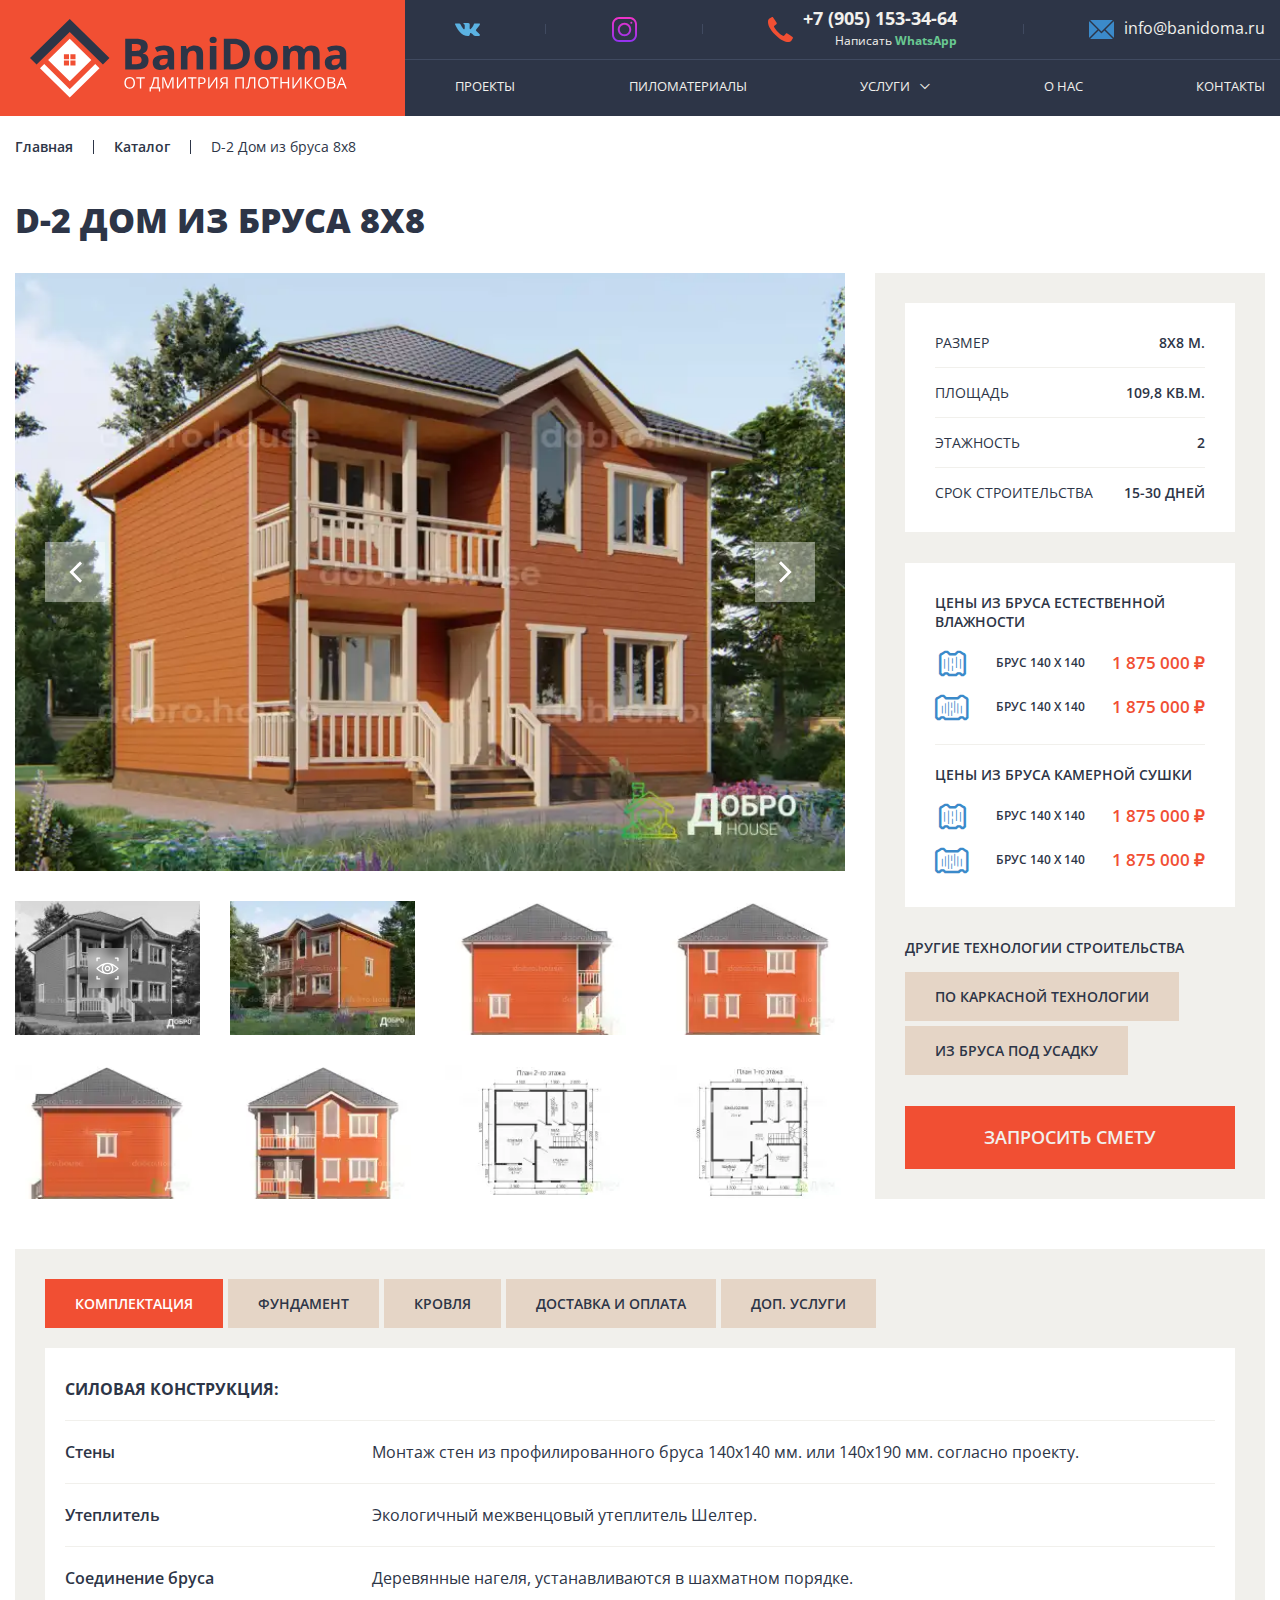
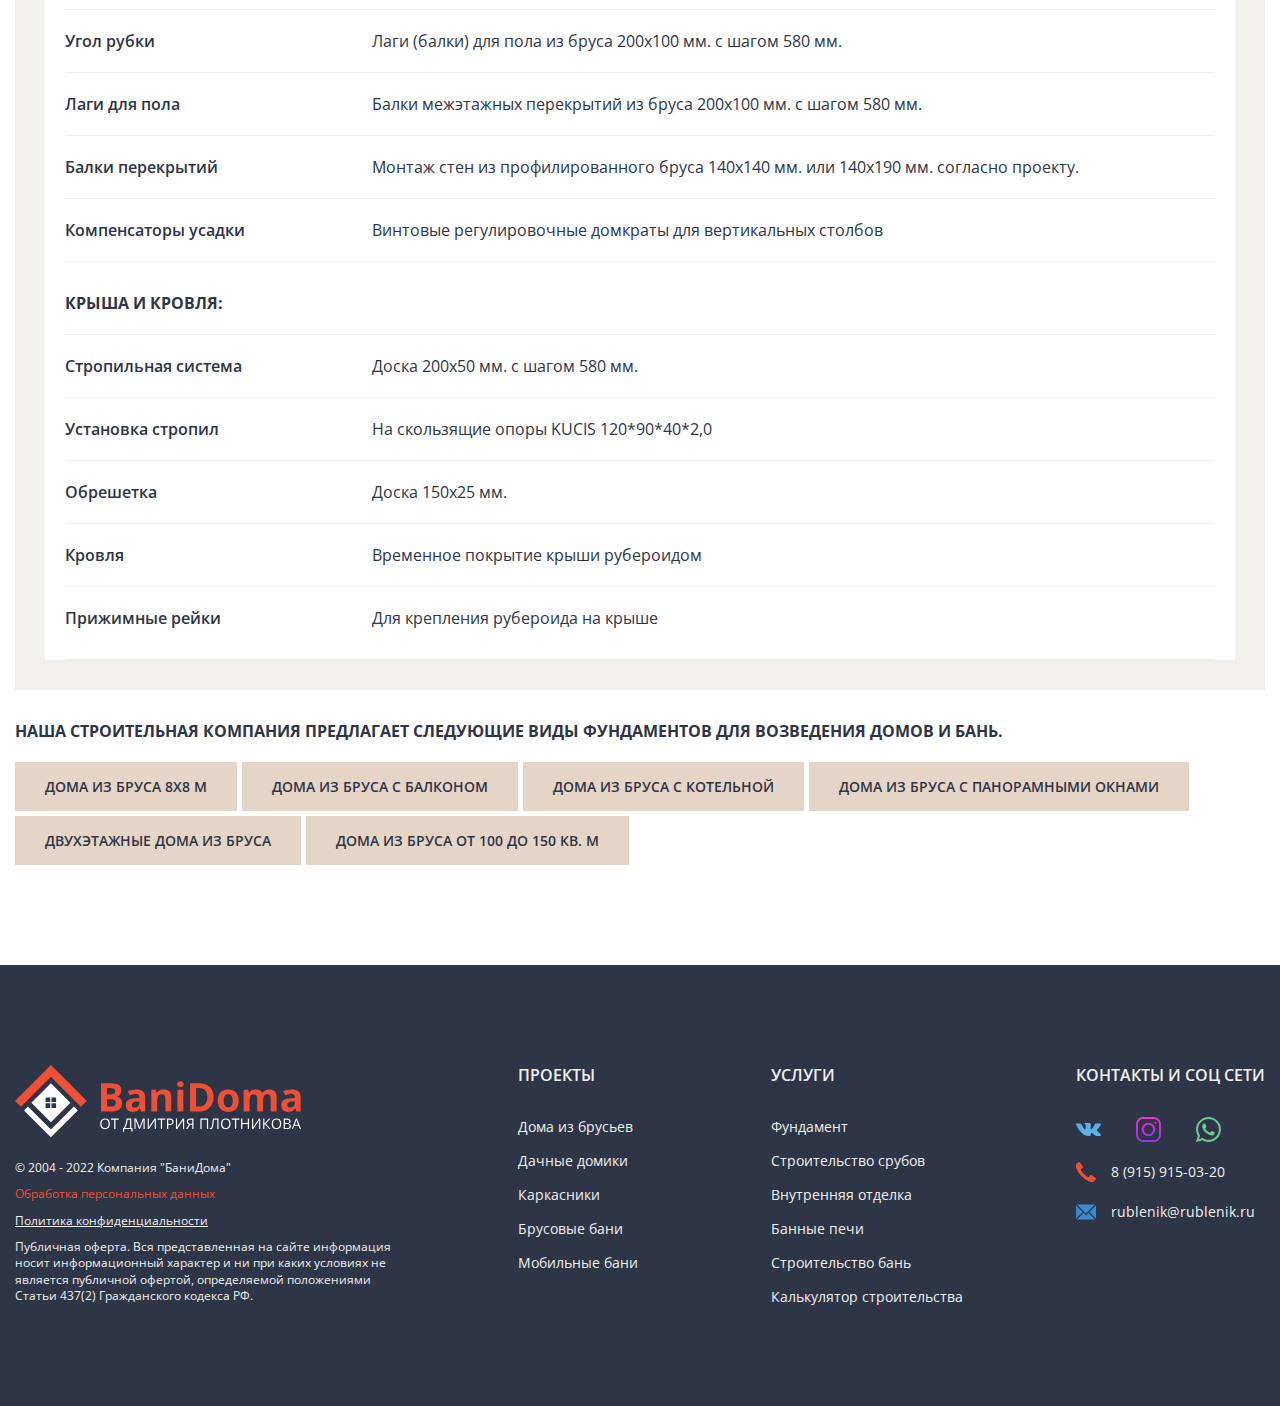
<file: house.html>
<!DOCTYPE html><html lang="ru"><head><meta charset="UTF-8"><meta http-equiv="x-ua-compatible" content="ie=edge"><meta name="viewport" content="width=device-width,initial-scale=1,shrink-to-fit=no"><meta name="robots" content="index, follow"><meta name="google" content="notranslate"><meta name="format-detection" content="telephone=no"><meta name="description" content=""><title>House</title><link rel="stylesheet" href="assets/plugins/swiper/swiper-bundle.min.css"><link rel="stylesheet" href="assets/css/icon-fonts/icon-fonts-style.min.css"><link rel="stylesheet" href="assets/css/style.min.css"></head><body><div class="wrapper"><header id="header" class="header"><div class="container"><div class="header__content"><div class="header__logo"><div class="logo"><a class="logo__link" href="#"><svg class="logo__mobile" width="80" height="79" viewBox="0 0 80 79" fill="none" xmlns="http://www.w3.org/2000/svg"><path fill-rule="evenodd" clip-rule="evenodd" d="M39.739 0L79.4781 38.9807L72.9105 45.4229L39.739 12.8845L6.56758 45.4229L0 38.9807L39.739 0Z" fill="#2D3547"/><path fill-rule="evenodd" clip-rule="evenodd" d="M9.97266 49.3064L14.2416 45.1189L39.7388 70.1295L65.236 45.1189L69.5049 49.3064L39.7388 78.5045L9.97266 49.3064Z" fill="white"/><path fill-rule="evenodd" clip-rule="evenodd" d="M61.3335 40.9776L39.739 19.7952L18.1445 40.9776L39.739 62.16L61.3335 40.9776ZM39.0094 35.2187H33.9011V40.2295H39.0094V35.2187ZM39.0094 41.5962H33.9011V46.607H39.0094V41.5962ZM40.4026 35.2187H45.511V40.2295H40.4026V35.2187ZM45.511 41.5962H40.4026V46.607H45.511V41.5962Z" fill="white"/></svg> <svg class="logo__desk" width="320" height="79" viewBox="0 0 320 79" fill="none" xmlns="http://www.w3.org/2000/svg"><path d="M95.2314 19.7305H105.013C109.198 19.7305 112.365 20.3069 114.515 21.4596C116.664 22.6124 117.739 24.6368 117.739 27.5328C117.739 28.6996 117.546 29.754 117.159 30.6959C116.786 31.6378 116.242 32.411 115.525 33.0155C114.808 33.62 113.934 34.0136 112.902 34.1963V34.4072C113.949 34.6181 114.894 34.9836 115.74 35.5037C116.586 36.0098 117.259 36.7549 117.761 37.739C118.277 38.709 118.535 40.0024 118.535 41.619C118.535 43.4888 118.069 45.0914 117.137 46.4269C116.206 47.7625 114.873 48.7887 113.139 49.5057C111.419 50.2086 109.37 50.56 106.991 50.56H95.2314V19.7305ZM101.896 31.94H105.765C107.7 31.94 109.04 31.6448 109.785 31.0543C110.53 30.4498 110.903 29.5642 110.903 28.3973C110.903 27.2165 110.459 26.373 109.57 25.8669C108.696 25.3467 107.306 25.0867 105.4 25.0867H101.896V31.94ZM101.896 37.1275V45.1617H106.238C108.245 45.1617 109.642 44.7821 110.43 44.023C111.218 43.2639 111.613 42.2446 111.613 40.9653C111.613 40.2062 111.441 39.5384 111.097 38.9621C110.753 38.3857 110.172 37.9358 109.355 37.6125C108.553 37.2891 107.442 37.1275 106.023 37.1275H101.896Z" fill="#2D3547"/><path d="M134.142 26.4995C137.367 26.4995 139.839 27.1883 141.559 28.566C143.278 29.9437 144.138 32.0384 144.138 34.85V50.56H139.559L138.291 47.3548H138.119C137.431 48.1983 136.729 48.8871 136.012 49.4213C135.296 49.9555 134.472 50.3492 133.54 50.6022C132.608 50.8553 131.476 50.9818 130.143 50.9818C128.725 50.9818 127.449 50.7147 126.317 50.1805C125.199 49.6463 124.318 48.8309 123.673 47.7343C123.028 46.6238 122.705 45.2179 122.705 43.5169C122.705 41.0145 123.601 39.1729 125.392 37.992C127.184 36.7971 129.871 36.1364 133.454 36.0098L137.624 35.8833V34.85C137.624 33.6129 137.295 32.7062 136.636 32.1298C135.976 31.5534 135.059 31.2652 133.884 31.2652C132.723 31.2652 131.584 31.4269 130.466 31.7502C129.348 32.0736 128.23 32.4812 127.112 32.9733L124.941 28.6293C126.216 27.9686 127.642 27.4484 129.219 27.0689C130.81 26.6893 132.451 26.4995 134.142 26.4995ZM137.624 39.6368L135.088 39.7212C132.967 39.7774 131.491 40.15 130.659 40.8388C129.842 41.5277 129.434 42.4344 129.434 43.5591C129.434 44.5431 129.728 45.2461 130.315 45.6678C130.903 46.0755 131.67 46.2793 132.616 46.2793C134.02 46.2793 135.202 45.8716 136.163 45.0563C137.137 44.2409 137.624 43.0811 137.624 41.5769V39.6368Z" fill="#2D3547"/><path d="M164.561 26.5417C167.126 26.5417 169.19 27.2305 170.752 28.6082C172.314 29.9719 173.095 32.1649 173.095 35.1874V50.56H166.539V36.7901C166.539 35.1031 166.223 33.8308 165.593 32.9733C164.976 32.1157 164.002 31.687 162.669 31.687C160.663 31.687 159.294 32.3547 158.563 33.6902C157.832 35.0258 157.467 36.9517 157.467 39.4681V50.56H150.91V26.9845H155.919L156.8 30H157.166C157.682 29.1846 158.319 28.5239 159.079 28.0178C159.853 27.5117 160.706 27.1391 161.637 26.9002C162.583 26.6612 163.558 26.5417 164.561 26.5417Z" fill="#2D3547"/><path d="M186.402 26.9845V50.56H179.846V26.9845H186.402ZM183.135 17.7483C184.109 17.7483 184.948 17.9732 185.65 18.4231C186.352 18.8589 186.703 19.6813 186.703 20.8903C186.703 22.0852 186.352 22.9147 185.65 23.3786C184.948 23.8284 184.109 24.0534 183.135 24.0534C182.146 24.0534 181.3 23.8284 180.598 23.3786C179.91 22.9147 179.566 22.0852 179.566 20.8903C179.566 19.6813 179.91 18.8589 180.598 18.4231C181.3 17.9732 182.146 17.7483 183.135 17.7483Z" fill="#2D3547"/><path d="M219.895 34.85C219.895 38.3224 219.215 41.2254 217.853 43.5591C216.506 45.8787 214.55 47.6289 211.984 48.8098C209.419 49.9766 206.33 50.56 202.719 50.56H193.819V19.7305H203.686C206.983 19.7305 209.842 20.3069 212.264 21.4596C214.686 22.5984 216.563 24.2924 217.896 26.5417C219.229 28.7769 219.895 31.5464 219.895 34.85ZM212.973 35.0187C212.973 32.7413 212.629 30.8716 211.941 29.4095C211.268 27.9334 210.264 26.8439 208.932 26.141C207.613 25.4381 205.979 25.0867 204.03 25.0867H200.483V45.1617H203.342C206.596 45.1617 209.01 44.3112 210.587 42.6101C212.178 40.9091 212.973 38.3786 212.973 35.0187Z" fill="#2D3547"/><path d="M247.735 38.7301C247.735 40.6982 247.462 42.4415 246.918 43.9597C246.387 45.478 245.606 46.7643 244.574 47.8187C243.557 48.859 242.324 49.6463 240.877 50.1805C239.444 50.7147 237.824 50.9818 236.018 50.9818C234.327 50.9818 232.772 50.7147 231.354 50.1805C229.949 49.6463 228.724 48.859 227.677 47.8187C226.646 46.7643 225.843 45.478 225.27 43.9597C224.711 42.4415 224.431 40.6982 224.431 38.7301C224.431 36.1153 224.904 33.9011 225.85 32.0876C226.796 30.2741 228.143 28.8964 229.892 27.9545C231.64 27.0126 233.725 26.5417 236.147 26.5417C238.398 26.5417 240.39 27.0126 242.124 27.9545C243.872 28.8964 245.241 30.2741 246.23 32.0876C247.233 33.9011 247.735 36.1153 247.735 38.7301ZM231.117 38.7301C231.117 40.2765 231.289 41.5769 231.633 42.6312C231.977 43.6856 232.514 44.4799 233.245 45.0141C233.976 45.5483 234.929 45.8154 236.104 45.8154C237.265 45.8154 238.204 45.5483 238.921 45.0141C239.652 44.4799 240.182 43.6856 240.511 42.6312C240.855 41.5769 241.027 40.2765 241.027 38.7301C241.027 37.1696 240.855 35.8763 240.511 34.85C240.182 33.8097 239.652 33.0295 238.921 32.5094C238.19 31.9892 237.237 31.7291 236.061 31.7291C234.327 31.7291 233.066 32.3125 232.278 33.4794C231.504 34.6462 231.117 36.3964 231.117 38.7301Z" fill="#2D3547"/><path d="M281.378 26.5417C284.101 26.5417 286.158 27.2305 287.548 28.6082C288.952 29.9719 289.655 32.1649 289.655 35.1874V50.56H283.076V36.7901C283.076 35.1031 282.783 33.8308 282.195 32.9733C281.607 32.1157 280.697 31.687 279.465 31.687C277.731 31.687 276.498 32.2985 275.767 33.5215C275.036 34.7305 274.671 36.4667 274.671 38.7301V50.56H268.114V36.7901C268.114 35.6654 267.985 34.7235 267.727 33.9644C267.469 33.2052 267.075 32.6359 266.545 32.2563C266.015 31.8767 265.334 31.687 264.503 31.687C263.284 31.687 262.324 31.9892 261.622 32.5937C260.934 33.1842 260.44 34.0628 260.139 35.2296C259.852 36.3824 259.709 37.7952 259.709 39.4681V50.56H253.152V26.9845H258.161L259.042 30H259.408C259.895 29.1846 260.504 28.5239 261.235 28.0178C261.98 27.5117 262.797 27.1391 263.686 26.9002C264.574 26.6612 265.477 26.5417 266.394 26.5417C268.157 26.5417 269.648 26.8228 270.866 27.3852C272.098 27.9475 273.044 28.8191 273.704 30H274.284C275.001 28.791 276.011 27.9123 277.315 27.3641C278.634 26.8158 279.988 26.5417 281.378 26.5417Z" fill="#2D3547"/><path d="M306.251 26.4995C309.475 26.4995 311.948 27.1883 313.667 28.566C315.387 29.9437 316.247 32.0384 316.247 34.85V50.56H311.668L310.4 47.3548H310.228C309.54 48.1983 308.838 48.8871 308.121 49.4213C307.404 49.9555 306.58 50.3492 305.649 50.6022C304.717 50.8553 303.585 50.9818 302.252 50.9818C300.833 50.9818 299.558 50.7147 298.426 50.1805C297.308 49.6463 296.426 48.8309 295.781 47.7343C295.137 46.6238 294.814 45.2179 294.814 43.5169C294.814 41.0145 295.71 39.1729 297.501 37.992C299.293 36.7971 301.98 36.1364 305.563 36.0098L309.733 35.8833V34.85C309.733 33.6129 309.404 32.7062 308.744 32.1298C308.085 31.5534 307.168 31.2652 305.993 31.2652C304.832 31.2652 303.693 31.4269 302.575 31.7502C301.457 32.0736 300.339 32.4812 299.221 32.9733L297.05 28.6293C298.325 27.9686 299.751 27.4484 301.328 27.0689C302.919 26.6893 304.56 26.4995 306.251 26.4995ZM309.733 39.6368L307.197 39.7212C305.076 39.7774 303.599 40.15 302.768 40.8388C301.951 41.5277 301.543 42.4344 301.543 43.5591C301.543 44.5431 301.837 45.2461 302.424 45.6678C303.012 46.0755 303.779 46.2793 304.724 46.2793C306.129 46.2793 307.311 45.8716 308.271 45.0563C309.246 44.2409 309.733 43.0811 309.733 41.5769V39.6368Z" fill="#2D3547"/><path d="M104.969 63.865C104.969 64.7342 104.856 65.5263 104.631 66.2412C104.405 66.951 104.07 67.563 103.624 68.0773C103.184 68.5865 102.636 68.98 101.98 69.2577C101.325 69.5354 100.564 69.6743 99.6993 69.6743C98.808 69.6743 98.0294 69.5354 97.3635 69.2577C96.7028 68.98 96.1523 68.584 95.7118 68.0696C95.2766 67.5553 94.9489 66.9407 94.7287 66.2258C94.5137 65.5109 94.4062 64.7188 94.4062 63.8496C94.4062 62.6975 94.6003 61.6869 94.9883 60.8177C95.3763 59.9485 95.9635 59.2721 96.75 58.7887C97.5417 58.3052 98.5327 58.0635 99.7229 58.0635C100.861 58.0635 101.818 58.3026 102.594 58.781C103.375 59.2593 103.965 59.933 104.363 60.8022C104.767 61.6663 104.969 62.6872 104.969 63.865ZM95.8141 63.865C95.8141 64.8217 95.953 65.6497 96.2309 66.3492C96.5088 67.0487 96.9335 67.5887 97.505 67.9693C98.0818 68.3499 98.8132 68.5402 99.6993 68.5402C100.591 68.5402 101.32 68.3499 101.886 67.9693C102.457 67.5887 102.879 67.0487 103.152 66.3492C103.425 65.6497 103.561 64.8217 103.561 63.865C103.561 62.4095 103.249 61.2729 102.625 60.4551C102.006 59.6322 101.039 59.2207 99.7229 59.2207C98.8316 59.2207 98.0975 59.4084 97.5208 59.7839C96.944 60.1593 96.5141 60.6942 96.2309 61.3886C95.953 62.0778 95.8141 62.9033 95.8141 63.865Z" fill="white"/><path d="M111.225 69.52H109.88V59.3981H106.262V58.2409H114.827V59.3981H111.225V69.52Z" fill="white"/><path d="M128.732 58.2409V68.3474H130.148V72.4671H128.866V69.52H120.875V72.4671H119.593V68.3474H120.474C120.867 67.689 121.234 66.951 121.575 66.1332C121.921 65.3103 122.228 64.4514 122.495 63.5564C122.768 62.6564 122.988 61.7537 123.156 60.8485C123.329 59.9433 123.439 59.0741 123.486 58.2409H128.732ZM127.403 59.4213H124.666C124.619 60.059 124.514 60.7714 124.352 61.5583C124.189 62.3401 123.979 63.1424 123.722 63.9653C123.471 64.7882 123.188 65.5777 122.873 66.3338C122.564 67.0898 122.236 67.761 121.89 68.3474H127.403V59.4213Z" fill="white"/><path d="M137.317 69.52L133.455 59.537H133.392C133.413 59.7479 133.431 60.005 133.447 60.3085C133.463 60.6119 133.476 60.9437 133.486 61.3037C133.497 61.6586 133.502 62.0212 133.502 62.3915V69.52H132.26V58.2409H134.242L137.883 67.6222H137.938L141.635 58.2409H143.601V69.52H142.279V62.2989C142.279 61.9646 142.285 61.6303 142.295 61.296C142.306 60.9565 142.319 60.6377 142.335 60.3394C142.35 60.0359 142.366 59.7736 142.382 59.5524H142.319L138.41 69.52H137.317Z" fill="white"/><path d="M146.924 58.2409H148.174V64.76C148.174 65.0068 148.171 65.2769 148.166 65.57C148.161 65.858 148.153 66.1409 148.143 66.4187C148.132 66.6964 148.119 66.9484 148.103 67.1747C148.093 67.401 148.082 67.5759 148.072 67.6993H148.135L154.537 58.2409H156.008V69.52H154.757V63.0781C154.757 62.8055 154.762 62.5175 154.773 62.2141C154.783 61.9055 154.794 61.6072 154.804 61.3191C154.82 61.0311 154.836 60.774 154.851 60.5477C154.867 60.3162 154.878 60.1388 154.883 60.0153H154.812L148.402 69.52H146.924V58.2409Z" fill="white"/><path d="M162.838 69.52H161.493V59.3981H157.875V58.2409H166.44V59.3981H162.838V69.52Z" fill="white"/><path d="M171.344 58.2409C172.828 58.2409 173.91 58.5264 174.592 59.0973C175.279 59.663 175.622 60.4757 175.622 61.5352C175.622 62.0135 175.541 62.4687 175.379 62.9007C175.221 63.3276 174.964 63.7056 174.608 64.0348C174.251 64.3588 173.782 64.616 173.2 64.8063C172.623 64.9914 171.915 65.084 171.076 65.084H169.676V69.52H168.339V58.2409H171.344ZM171.218 59.3596H169.676V63.9576H170.927C171.661 63.9576 172.272 63.8805 172.76 63.7262C173.252 63.5719 173.622 63.3224 173.868 62.9778C174.115 62.6281 174.238 62.1652 174.238 61.5892C174.238 60.8382 173.994 60.2802 173.507 59.915C173.019 59.5447 172.256 59.3596 171.218 59.3596Z" fill="white"/><path d="M178.206 58.2409H179.456V64.76C179.456 65.0068 179.454 65.2769 179.449 65.57C179.443 65.858 179.435 66.1409 179.425 66.4187C179.414 66.6964 179.401 66.9484 179.386 67.1747C179.375 67.401 179.365 67.5759 179.354 67.6993H179.417L185.819 58.2409H187.29V69.52H186.039V63.0781C186.039 62.8055 186.045 62.5175 186.055 62.2141C186.066 61.9055 186.076 61.6072 186.087 61.3191C186.102 61.0311 186.118 60.774 186.134 60.5477C186.149 60.3162 186.16 60.1388 186.165 60.0153H186.094L179.684 69.52H178.206V58.2409Z" fill="white"/><path d="M193.932 64.8063L190.943 69.52H189.378L192.595 64.5671C192.175 64.4385 191.782 64.2559 191.415 64.0193C191.053 63.7776 190.759 63.4459 190.534 63.0241C190.314 62.6024 190.204 62.0623 190.204 61.404C190.204 60.3754 190.56 59.591 191.273 59.051C191.992 58.5109 193.059 58.2409 194.474 58.2409H197.628V69.52H196.291V64.8063H193.932ZM196.291 59.3596H194.521C193.887 59.3596 193.35 59.4316 192.909 59.5756C192.474 59.7196 192.144 59.9459 191.918 60.2545C191.693 60.5631 191.58 60.9668 191.58 61.4657C191.58 62.1806 191.821 62.731 192.304 63.1167C192.786 63.4973 193.523 63.6876 194.514 63.6876H196.291V59.3596Z" fill="white"/><path d="M205.288 69.52V58.2409H213.853V69.52H212.532V59.3981H206.625V69.52H205.288Z" fill="white"/><path d="M225.363 69.52H224.026V59.3981H220.298C220.225 59.9742 220.146 60.5759 220.062 61.2034C219.979 61.8309 219.892 62.4558 219.803 63.0781C219.714 63.7005 219.625 64.2894 219.535 64.8448C219.446 65.4003 219.357 65.894 219.268 66.3261C219.132 67.041 218.961 67.6505 218.757 68.1545C218.558 68.6534 218.29 69.0366 217.955 69.304C217.624 69.5663 217.186 69.6975 216.641 69.6975C216.458 69.6975 216.274 69.6795 216.091 69.6435C215.912 69.6075 215.755 69.5637 215.619 69.5123V68.4091C215.739 68.4605 215.873 68.5042 216.02 68.5402C216.172 68.5762 216.332 68.5942 216.5 68.5942C216.83 68.5942 217.089 68.4657 217.278 68.2085C217.472 67.9462 217.624 67.6145 217.734 67.2133C217.85 66.8121 217.949 66.4007 218.033 65.9789C218.101 65.6292 218.18 65.1868 218.269 64.652C218.358 64.1171 218.453 63.5102 218.552 62.8313C218.652 62.1472 218.754 61.4169 218.859 60.6402C218.969 59.8636 219.077 59.0638 219.182 58.2409H225.363V69.52Z" fill="white"/><path d="M238.643 63.865C238.643 64.7342 238.53 65.5263 238.305 66.2412C238.079 66.951 237.744 67.563 237.298 68.0773C236.858 68.5865 236.31 68.98 235.654 69.2577C234.999 69.5354 234.239 69.6743 233.374 69.6743C232.482 69.6743 231.704 69.5354 231.038 69.2577C230.377 68.98 229.827 68.584 229.386 68.0696C228.951 67.5553 228.623 66.9407 228.403 66.2258C228.188 65.5109 228.081 64.7188 228.081 63.8496C228.081 62.6975 228.275 61.6869 228.663 60.8177C229.051 59.9485 229.638 59.2721 230.424 58.7887C231.216 58.3052 232.207 58.0635 233.397 58.0635C234.535 58.0635 235.492 58.3026 236.268 58.781C237.049 59.2593 237.639 59.933 238.038 60.8022C238.441 61.6663 238.643 62.6872 238.643 63.865ZM229.488 63.865C229.488 64.8217 229.627 65.6497 229.905 66.3492C230.183 67.0487 230.608 67.5887 231.179 67.9693C231.756 68.3499 232.488 68.5402 233.374 68.5402C234.265 68.5402 234.994 68.3499 235.56 67.9693C236.132 67.5887 236.554 67.0487 236.826 66.3492C237.099 65.6497 237.235 64.8217 237.235 63.865C237.235 62.4095 236.923 61.2729 236.299 60.4551C235.681 59.6322 234.713 59.2207 233.397 59.2207C232.506 59.2207 231.772 59.4084 231.195 59.7839C230.618 60.1593 230.188 60.6942 229.905 61.3886C229.627 62.0778 229.488 62.9033 229.488 63.865Z" fill="white"/><path d="M244.9 69.52H243.555V59.3981H239.937V58.2409H248.502V59.3981H244.9V69.52Z" fill="white"/><path d="M259.115 69.52H257.778V64.2045H251.738V69.52H250.401V58.2409H251.738V63.0473H257.778V58.2409H259.115V69.52Z" fill="white"/><path d="M262.454 58.2409H263.704V64.76C263.704 65.0068 263.702 65.2769 263.696 65.57C263.691 65.858 263.683 66.1409 263.673 66.4187C263.662 66.6964 263.649 66.9484 263.633 67.1747C263.623 67.401 263.613 67.5759 263.602 67.6993H263.665L270.067 58.2409H271.538V69.52H270.287V63.0781C270.287 62.8055 270.292 62.5175 270.303 62.2141C270.313 61.9055 270.324 61.6072 270.334 61.3191C270.35 61.0311 270.366 60.774 270.382 60.5477C270.397 60.3162 270.408 60.1388 270.413 60.0153H270.342L263.932 69.52H262.454V58.2409Z" fill="white"/><path d="M283.079 69.52H281.459L276.174 63.7956V69.52H274.837V58.2409H276.174V63.703L281.326 58.2409H282.859L277.771 63.7185L283.079 69.52Z" fill="white"/><path d="M294.802 63.865C294.802 64.7342 294.689 65.5263 294.464 66.2412C294.238 66.951 293.903 67.563 293.457 68.0773C293.017 68.5865 292.469 68.98 291.813 69.2577C291.158 69.5354 290.398 69.6743 289.532 69.6743C288.641 69.6743 287.862 69.5354 287.197 69.2577C286.536 68.98 285.985 68.584 285.545 68.0696C285.11 67.5553 284.782 66.9407 284.562 66.2258C284.347 65.5109 284.239 64.7188 284.239 63.8496C284.239 62.6975 284.433 61.6869 284.821 60.8177C285.209 59.9485 285.797 59.2721 286.583 58.7887C287.375 58.3052 288.366 58.0635 289.556 58.0635C290.694 58.0635 291.651 58.3026 292.427 58.781C293.208 59.2593 293.798 59.933 294.196 60.8022C294.6 61.6663 294.802 62.6872 294.802 63.865ZM285.647 63.865C285.647 64.8217 285.786 65.6497 286.064 66.3492C286.342 67.0487 286.767 67.5887 287.338 67.9693C287.915 68.3499 288.646 68.5402 289.532 68.5402C290.424 68.5402 291.153 68.3499 291.719 67.9693C292.29 67.5887 292.712 67.0487 292.985 66.3492C293.258 65.6497 293.394 64.8217 293.394 63.865C293.394 62.4095 293.082 61.2729 292.458 60.4551C291.839 59.6322 290.872 59.2207 289.556 59.2207C288.665 59.2207 287.931 59.4084 287.354 59.7839C286.777 60.1593 286.347 60.6942 286.064 61.3886C285.786 62.0778 285.647 62.9033 285.647 63.865Z" fill="white"/><path d="M297.527 58.2409H300.783C302.22 58.2409 303.3 58.4518 304.023 58.8735C304.747 59.2953 305.109 60.0128 305.109 61.026C305.109 61.4632 305.022 61.8566 304.849 62.2063C304.681 62.5509 304.435 62.8364 304.11 63.0627C303.785 63.289 303.384 63.4459 302.907 63.5333V63.6104C303.41 63.6876 303.856 63.829 304.244 64.0348C304.632 64.2405 304.936 64.5285 305.156 64.8988C305.376 65.2691 305.486 65.7397 305.486 66.3106C305.486 67.005 305.321 67.5913 304.991 68.0696C304.666 68.5479 304.204 68.9105 303.607 69.1574C303.009 69.3992 302.301 69.52 301.483 69.52H297.527V58.2409ZM298.864 63.0781H301.066C302.068 63.0781 302.76 62.9161 303.143 62.5921C303.531 62.2681 303.725 61.7949 303.725 61.1726C303.725 60.5297 303.494 60.0668 303.032 59.7839C302.576 59.501 301.847 59.3596 300.846 59.3596H298.864V63.0781ZM298.864 64.1813V68.4014H301.255C302.277 68.4014 303.001 68.2059 303.426 67.815C303.85 67.419 304.063 66.8867 304.063 66.2181C304.063 65.7912 303.966 65.426 303.772 65.1226C303.583 64.8191 303.274 64.5877 302.844 64.4282C302.419 64.2636 301.85 64.1813 301.137 64.1813H298.864Z" fill="white"/><path d="M315.313 69.52L313.898 65.9403H309.289L307.881 69.52H306.528L311.027 58.1946H312.23L316.698 69.52H315.313ZM313.497 64.7754L312.152 61.2188C312.12 61.1263 312.068 60.9745 311.994 60.7637C311.926 60.5528 311.855 60.3342 311.782 60.1079C311.709 59.8816 311.648 59.699 311.601 59.5602C311.549 59.771 311.491 59.9819 311.428 60.1928C311.37 60.3985 311.313 60.5914 311.255 60.7714C311.197 60.9463 311.148 61.0954 311.106 61.2188L309.737 64.7754H313.497Z" fill="white"/><path fill-rule="evenodd" clip-rule="evenodd" d="M39.739 0L79.4781 38.9807L72.9105 45.4229L39.739 12.8845L6.56758 45.4229L0 38.9807L39.739 0Z" fill="#2D3547"/><path fill-rule="evenodd" clip-rule="evenodd" d="M9.97266 49.3064L14.2416 45.1189L39.7388 70.1295L65.236 45.1189L69.5049 49.3064L39.7388 78.5045L9.97266 49.3064Z" fill="white"/><path fill-rule="evenodd" clip-rule="evenodd" d="M61.3335 40.9776L39.739 19.7952L18.1445 40.9776L39.739 62.16L61.3335 40.9776ZM39.0094 35.2187H33.9011V40.2295H39.0094V35.2187ZM39.0094 41.5962H33.9011V46.607H39.0094V41.5962ZM40.4026 35.2187H45.511V40.2295H40.4026V35.2187ZM45.511 41.5962H40.4026V46.607H45.511V41.5962Z" fill="white"/></svg></a></div></div><div class="header__right"><div class="header__social social"><ul class="social__list"><li class="social__item"><a class="social__link" href="#" target="_blank"><svg class="social__icon" width="25" height="25" viewBox="0 0 25 25" fill="none" xmlns="http://www.w3.org/2000/svg"><path d="M5.48315 7.34192C6.18108 8.90203 7.06561 10.373 8.23061 11.6934C8.38512 11.8692 8.5799 12.0254 8.78508 12.1526C9.08478 12.3389 9.36755 12.2734 9.48941 11.9631C9.6183 11.6374 9.73658 10.9775 9.74361 10.6355C9.76285 9.74196 9.74074 9.15636 9.6877 8.26392C9.65332 7.69232 9.42883 7.19043 8.49996 7.03894C8.2131 6.99197 8.18645 6.77824 8.37075 6.56504C8.75441 6.12116 9.28889 6.05042 9.86848 6.02242C10.8078 5.97649 11.7506 6.01398 12.6911 6.02242C13.0742 6.0256 13.4596 6.05354 13.8369 6.12798C14.329 6.2251 14.5925 6.53756 14.6736 6.97242C14.7156 7.19673 14.7372 7.42735 14.7313 7.65432C14.7069 8.62965 14.655 9.60447 14.6427 10.5793C14.6375 10.9619 14.6683 11.3541 14.7588 11.7267C14.8853 12.246 15.2759 12.3764 15.6754 12.0012C16.1826 11.5246 16.6299 10.9883 17.0496 10.4437C17.8123 9.45304 18.3819 8.36584 18.8723 7.24486C19.1259 6.66643 19.3201 6.5408 20.0075 6.53924C21.2996 6.53658 22.5917 6.53554 23.8838 6.53924C24.113 6.54028 24.3526 6.55983 24.5689 6.62213C24.9199 6.72347 25.0593 6.9826 24.977 7.31143C24.7852 8.082 24.3252 8.73695 23.8325 9.36662C23.0418 10.3768 22.2133 11.3627 21.404 12.3612C21.3008 12.4884 21.2099 12.6241 21.1253 12.7618C20.8227 13.2568 20.8437 13.5344 21.2851 13.9466C21.9877 14.6027 22.7398 15.2164 23.4203 15.8904C23.9147 16.3807 24.3724 16.9127 24.7643 17.4727C25.2599 18.1809 24.9537 18.848 24.0278 18.9668C23.4454 19.0412 20.6001 18.9674 20.4531 18.9668C19.6881 18.9637 19.0176 18.7235 18.4776 18.2532C17.877 17.7297 17.3313 17.1555 16.7546 16.6092C16.5809 16.4445 16.3954 16.2867 16.1955 16.149C15.7237 15.8233 15.2608 15.8956 15.0404 16.397C14.8521 16.8277 14.6894 17.9587 14.6818 18.0553C14.6421 18.5604 14.287 18.8823 13.6619 18.9135C11.8574 19.0021 10.1087 18.82 8.47963 18.03C7.09891 17.3607 5.99634 16.4144 5.04127 15.3109C3.52411 13.558 2.32576 11.6313 1.2317 9.64791C1.17578 9.54651 0.067659 7.41214 0.0378808 7.31132C-0.0611032 6.97375 0.031235 6.65128 0.346335 6.54028C0.542769 6.4711 4.19629 6.54005 4.25706 6.543C4.84004 6.57157 5.23757 6.79421 5.48315 7.34192Z" fill="#5BB2E2"/></svg></a></li><li class="social__item social__item_line"></li><li class="social__item"><a class="social__link" href="#" target="_blank"><svg class="social__icon" width="25" height="25" viewBox="0 0 25 25" fill="none" xmlns="http://www.w3.org/2000/svg"><path d="M17.7379 0H7.26211C3.25776 0 0 3.25776 0 7.26211V17.7379C0 21.7422 3.25776 25 7.26211 25H17.7379C21.7422 25 25 21.7422 25 17.7379V7.26211C25 3.25776 21.7422 0 17.7379 0ZM23.0469 17.7379C23.0469 20.6653 20.6653 23.0469 17.7379 23.0469H7.26211C4.33472 23.0469 1.95312 20.6653 1.95312 17.7379V7.26211C1.95312 4.33472 4.33472 1.95312 7.26211 1.95312H17.7379C20.6653 1.95312 23.0469 4.33472 23.0469 7.26211V17.7379Z" fill="url(#paint0_linear_1_2432)"/><path d="M12.5 5.76172C8.78447 5.76172 5.76172 8.78447 5.76172 12.5C5.76172 16.2155 8.78447 19.2383 12.5 19.2383C16.2155 19.2383 19.2383 16.2155 19.2383 12.5C19.2383 8.78447 16.2155 5.76172 12.5 5.76172ZM12.5 17.2852C9.86147 17.2852 7.71484 15.1385 7.71484 12.5C7.71484 9.86147 9.86147 7.71484 12.5 7.71484C15.1385 7.71484 17.2852 9.86147 17.2852 12.5C17.2852 15.1385 15.1385 17.2852 12.5 17.2852Z" fill="url(#paint1_linear_1_2432)"/><path d="M19.3359 6.64062C19.8753 6.64062 20.3125 6.2034 20.3125 5.66406C20.3125 5.12472 19.8753 4.6875 19.3359 4.6875C18.7966 4.6875 18.3594 5.12472 18.3594 5.66406C18.3594 6.2034 18.7966 6.64062 19.3359 6.64062Z" fill="url(#paint2_linear_1_2432)"/><defs><linearGradient id="paint0_linear_1_2432" x1="12.5" y1="0" x2="12.5" y2="25" gradientUnits="userSpaceOnUse"><stop stop-color="#F133C7"/><stop offset="1" stop-color="#9233F1"/></linearGradient><linearGradient id="paint1_linear_1_2432" x1="12.5" y1="0" x2="12.5" y2="25" gradientUnits="userSpaceOnUse"><stop stop-color="#F133C7"/><stop offset="1" stop-color="#9233F1"/></linearGradient><linearGradient id="paint2_linear_1_2432" x1="12.5" y1="0" x2="12.5" y2="25" gradientUnits="userSpaceOnUse"><stop stop-color="#F133C7"/><stop offset="1" stop-color="#9233F1"/></linearGradient></defs></svg></a></li><li class="social__item social__item_line"></li><li class="social__item social__item_tel"><div class="social__link"><svg class="social__icon social__icon_phone" width="25" height="25" viewBox="0 0 25 25" fill="none" xmlns="http://www.w3.org/2000/svg"><path d="M24.5139 19.879L21.7424 18.0312L19.2786 16.389C18.8031 16.0726 18.1641 16.1764 17.8131 16.6269L16.2885 18.5868C15.961 19.0121 15.3719 19.1343 14.9023 18.8743C13.8679 18.2989 12.6446 17.7571 9.94548 15.0545C7.24639 12.352 6.70113 11.1322 6.12569 10.0977C5.86569 9.62808 5.9879 9.03897 6.41319 8.71153L8.37308 7.18699C8.82362 6.83601 8.92738 6.19701 8.61102 5.72148L7.01924 3.33356L5.12097 0.486129C4.79788 0.00146584 4.15111 -0.144041 3.6516 0.155517L1.46236 1.46888C0.870719 1.81746 0.435812 2.38035 0.247728 3.04084C-0.350948 5.22358 -0.47165 10.0386 7.24507 17.7553C14.9618 25.4721 19.7764 25.351 21.9591 24.7522C22.6196 24.5642 23.1825 24.1293 23.5311 23.5376L24.8444 21.3484C25.1441 20.8489 24.9985 20.2021 24.5139 19.879Z" fill="#F14F33"/></svg><div class="social-phone"><a class="social-phone__tel" href="tel:+79051533464">+7 (905) 153-34-64</a> <a class="social-phone__text" href="https://wa.me/+79051533464" target="_blank"><span>Написать</span> <span class="social-phone__whatsapp">WhatsApp</span></a></div></div></li><li class="social__item social__item_line social__item_last-line"></li><li class="social__item social__item_mail"><a class="social__link" href="mailto:info@banidoma.ru"><svg class="social__icon social__icon_mail" width="25" height="25" viewBox="0 0 25 25" fill="none" xmlns="http://www.w3.org/2000/svg"><path d="M22.8027 2.97852H2.19722C1.85898 2.97852 1.54233 3.06167 1.25586 3.19873L12.4511 14.394L14.9604 11.9825C14.9604 11.9825 14.9605 11.9823 14.9606 11.9822C14.9606 11.9821 14.9608 11.982 14.9608 11.982L23.7444 3.19893C23.4579 3.06177 23.141 2.97852 22.8027 2.97852Z" fill="#3B8ACA"/><path d="M24.7799 4.23486L16.5142 12.5002L24.7796 20.7657C24.9167 20.4792 24.9999 20.1625 24.9999 19.8243V5.17588C24.9999 4.83784 24.9169 4.52124 24.7799 4.23486Z" fill="#3B8ACA"/><path d="M0.220215 4.23438C0.0831543 4.52085 0 4.8375 0 5.17573V19.8242C0 20.1622 0.0830566 20.4789 0.22002 20.7653L8.48579 12.5L0.220215 4.23438Z" fill="#3B8ACA"/><path d="M15.4784 13.5357L12.9688 15.9475C12.8258 16.0906 12.6384 16.1621 12.451 16.1621C12.2637 16.1621 12.0762 16.0906 11.9332 15.9475L9.52129 13.5356L1.25537 21.801C1.54189 21.9382 1.85874 22.0214 2.19707 22.0214H22.8025C23.1408 22.0214 23.4574 21.9383 23.7439 21.8012L15.4784 13.5357Z" fill="#3B8ACA"/></svg><div class="social__mail">info@banidoma.ru</div></a></li></ul></div><nav class="header__menu menu"><button class="menu__burger icon-menu-bureger" type="button"></button><div class="menu__wrapper"><ul class="menu__list"><li class="menu__item"><a class="menu__link" href="#">проекты</a></li><li class="menu__item"><a class="menu__link" href="#">пиломатериалы</a></li><li class="menu__item" data-tab-menu="main" data-tab-menu-screen="mobile"><div class="menu__link menu__link_sub icon-arrow-3" data-tab-menu="button">услуги</div><nav class="menu__submenu menu-submenu" data-tab-menu="body"><ul class="menu-submenu__list"><li class="menu-submenu__item"><a class="menu-submenu__link" href="#">фундаментные работы</a></li><li class="menu-submenu__item"><a class="menu-submenu__link" href="#">сборка сруба</a></li><li class="menu-submenu__item"><a class="menu-submenu__link" href="#">черновая отделка</a></li><li class="menu-submenu__item"><a class="menu-submenu__link" href="#">чистовая отделка</a></li></ul></nav></li><li class="menu__item"><a class="menu__link" href="#">о нас</a></li><li class="menu__item"><a class="menu__link" href="#">контакты</a></li></ul></div></nav></div></div></div></header><main class="content"><div class="house"><div class="container"><div class="house__container"><div class="house__crumbs crumbs"><div class="crumbs__wrapper"><a class="crumbs__link" href="index.html">Главная</a><div class="crumbs__line"></div><a class="crumbs__link" href="catalog.html">Каталог</a><div class="crumbs__line"></div><span class="crumbs__link active">D-2 Дом из бруса 8x8</span></div></div><h3 class="house__title title">D-2 Дом из бруса 8x8</h3><div class="house__header"><div class="house__slider house-slider" data-gallery><div id="house-slider" class="house-slider__swiper swiper"><div class="swiper-wrapper"><div class="swiper-slide"><picture class="house-slider__image image" data-gallery-popup-index="0"><source srcset="./assets/images/house/slider/image_01.webp" type="image/webp"><img src="./assets/images/house/slider/image_01.png" alt="Image"></picture></div><div class="swiper-slide"><picture class="house-slider__image image" data-gallery-popup-index="1"><source srcset="./assets/images/house/slider/image_02.webp" type="image/webp"><img src="./assets/images/house/slider/image_02.png" alt="Image"></picture></div><div class="swiper-slide"><picture class="house-slider__image image" data-gallery-popup-index="2"><source srcset="./assets/images/house/slider/image_03.webp" type="image/webp"><img src="./assets/images/house/slider/image_03.png" alt="Image"></picture></div><div class="swiper-slide"><picture class="house-slider__image image" data-gallery-popup-index="3"><source srcset="./assets/images/house/slider/image_04.webp" type="image/webp"><img src="./assets/images/house/slider/image_04.png" alt="Image"></picture></div><div class="swiper-slide"><picture class="house-slider__image image" data-gallery-popup-index="4"><source srcset="./assets/images/house/slider/image_05.webp" type="image/webp"><img src="./assets/images/house/slider/image_05.png" alt="Image"></picture></div><div class="swiper-slide"><picture class="house-slider__image image" data-gallery-popup-index="5"><source srcset="./assets/images/house/slider/image_06.webp" type="image/webp"><img src="./assets/images/house/slider/image_06.png" alt="Image"></picture></div><div class="swiper-slide"><picture class="house-slider__image image" data-gallery-popup-index="6"><source srcset="./assets/images/house/slider/image_07.webp" type="image/webp"><img src="./assets/images/house/slider/image_07.png" alt="Image"></picture></div><div class="swiper-slide"><picture class="house-slider__image image" data-gallery-popup-index="7"><source srcset="./assets/images/house/slider/image_08.webp" type="image/webp"><img src="./assets/images/house/slider/image_08.png" alt="Image"></picture></div></div><div class="slider-pagination"><div class="slider-pagination__button-inside-prev icon-arrow-5"></div><div class="slider-pagination__button-inside-next icon-arrow-5"></div></div></div><div class="house__gallery house-gallery"><div class="house-gallery__row"><div class="house-gallery__col"><picture class="house-gallery__photo image" data-gallery-index="1"><source srcset="./assets/images/house/gallery/image_01.webp" type="image/webp"><img src="./assets/images/house/gallery/image_01.png" alt="Image"></picture></div><div class="house-gallery__col"><picture class="house-gallery__photo image" data-gallery-index="2"><source srcset="./assets/images/house/gallery/image_02.webp" type="image/webp"><img src="./assets/images/house/gallery/image_02.png" alt="Image"></picture></div><div class="house-gallery__col"><picture class="house-gallery__photo image" data-gallery-index="3"><source srcset="./assets/images/house/gallery/image_03.webp" type="image/webp"><img src="./assets/images/house/gallery/image_03.png" alt="Image"></picture></div><div class="house-gallery__col"><picture class="house-gallery__photo image" data-gallery-index="4"><source srcset="./assets/images/house/gallery/image_04.webp" type="image/webp"><img src="./assets/images/house/gallery/image_04.png" alt="Image"></picture></div><div class="house-gallery__col"><picture class="house-gallery__photo image" data-gallery-index="5"><source srcset="./assets/images/house/gallery/image_05.webp" type="image/webp"><img src="./assets/images/house/gallery/image_05.png" alt="Image"></picture></div><div class="house-gallery__col"><picture class="house-gallery__photo image" data-gallery-index="6"><source srcset="./assets/images/house/gallery/image_06.webp" type="image/webp"><img src="./assets/images/house/gallery/image_06.png" alt="Image"></picture></div><div class="house-gallery__col"><picture class="house-gallery__photo image" data-gallery-index="7"><source srcset="./assets/images/house/gallery/image_07.webp" type="image/webp"><img src="./assets/images/house/gallery/image_07.png" alt="Image"></picture></div><div class="house-gallery__col"><picture class="house-gallery__photo image" data-gallery-index="8"><source srcset="./assets/images/house/gallery/image_08.webp" type="image/webp"><img src="./assets/images/house/gallery/image_08.png" alt="Image"></picture></div></div></div></div><div class="house__sidebar house-sidebar"><div class="house-sidebar__sizes"><div class="house-sidebar__size">размер <span>8x8 м.</span></div><div class="house-sidebar__size">Площадь <span>109,8 кв.м.</span></div><div class="house-sidebar__size">Этажность <span>2</span></div><div class="house-sidebar__size">Срок строительства <span>15-30 дней</span></div></div><div class="house-sidebar__prices house-sidebar-prices"><div class="house-sidebar-prices__item"><div class="house-sidebar__label">Цены из бруса естественной влажности</div><div class="house-sidebap-prices__text icon-paper">Брус 140 х 140 <span>1 875 000 ₽</span></div><div class="house-sidebap-prices__text icon-paper-2">Брус 140 х 140 <span>1 875 000 ₽</span></div></div><div class="house-sidebar-prices__item"><div class="house-sidebar__label">Цены из бруса камерной сушки</div><div class="house-sidebap-prices__text icon-paper">Брус 140 х 140 <span>1 875 000 ₽</span></div><div class="house-sidebap-prices__text icon-paper-2">Брус 140 х 140 <span>1 875 000 ₽</span></div></div></div><div class="house-sidebar__rest"><div class="house-sidebar__label">Другие технологии строительства</div><a class="house-sidebar__button button button_secondary button_hover-dark" href="#">по каркасной технологии</a> <a class="house-sidebar__button button button_secondary button_hover-dark" href="#">Из бруса под усадку</a></div><button class="house-sidebar__button button button_primary button_orange button_middle" type="button" data-modal-name="quote">запросить смету</button></div></div><div class="house__tabs house-tabs" data-tab><div class="house-tabs__buttons"><div class="house-tabs__button"><button class="button button_secondary" type="button" data-tab-button="комплектация" data-tab-active>комплектация</button></div><div class="house-tabs__button"><button class="button button_secondary" type="button" data-tab-button="Фундамент">Фундамент</button></div><div class="house-tabs__button"><button class="button button_secondary" type="button" data-tab-button="Кровля">Кровля</button></div><div class="house-tabs__button"><button class="button button_secondary" type="button" data-tab-button="Доставка и оплата">Доставка и оплата</button></div><div class="house-tabs__button"><button class="button button_secondary" type="button" data-tab-button="Доп. услуги">Доп. услуги</button></div></div><div class="house-tabs__items"><div class="house-tabs__item" data-tab-item="комплектация"><div class="house-tabs__label">силовая конструкция:</div><div class="house-tabs__data"><p class="house-tabs__text">Стены</p><p class="house-tabs__text">Монтаж стен из профилированного бруса 140х140 мм. или 140х190 мм. согласно проекту.</p></div><div class="house-tabs__data"><p class="house-tabs__text">Утеплитель</p><p class="house-tabs__text">Экологичный межвенцовый утеплитель Шелтер.</p></div><div class="house-tabs__data"><p class="house-tabs__text">Соединение бруса</p><p class="house-tabs__text">Деревянные нагеля, устанавливаются в шахматном порядке.</p></div><div class="house-tabs__data"><p class="house-tabs__text">Угол рубки</p><p class="house-tabs__text">Лаги (балки) для пола из бруса 200х100 мм. с шагом 580 мм.</p></div><div class="house-tabs__data"><p class="house-tabs__text">Лаги для пола</p><p class="house-tabs__text">Балки межэтажных перекрытий из бруса 200х100 мм. с шагом 580 мм.</p></div><div class="house-tabs__data"><p class="house-tabs__text">Балки перекрытий</p><p class="house-tabs__text">Монтаж стен из профилированного бруса 140х140 мм. или 140х190 мм. согласно проекту.</p></div><div class="house-tabs__data"><p class="house-tabs__text">Компенсаторы усадки</p><p class="house-tabs__text">Винтовые регулировочные домкраты для вертикальных столбов</p></div><div class="house-tabs__label">Крыша и кровля:</div><div class="house-tabs__data"><p class="house-tabs__text">Стропильная система</p><p class="house-tabs__text">Доска 200х50 мм. с шагом 580 мм.</p></div><div class="house-tabs__data"><p class="house-tabs__text">Установка стропил</p><p class="house-tabs__text">На скользящие опоры KUCIS 120*90*40*2,0</p></div><div class="house-tabs__data"><p class="house-tabs__text">Обрешетка</p><p class="house-tabs__text">Доска 150х25 мм.</p></div><div class="house-tabs__data"><p class="house-tabs__text">Кровля</p><p class="house-tabs__text">Временное покрытие крыши рубероидом</p></div><div class="house-tabs__data"><p class="house-tabs__text">Прижимные рейки</p><p class="house-tabs__text">Для крепления рубероида на крыше</p></div></div><div class="house-tabs__item" data-tab-item="Фундамент"><div class="house-tabs__label">Наша строительная компания предлагает следующие виды фундаментов для возведения домов и бань.</div><div class="house-tabs__images"><div class="house-tabs__image"><picture class="image"><source srcset="./assets/images/house/tabs/image_01.webp" type="image/webp"><img src="./assets/images/house/tabs/image_01.png" alt="Image"></picture></div><div class="house-tabs__image"><picture class="image"><source srcset="./assets/images/house/tabs/image_02.webp" type="image/webp"><img src="./assets/images/house/tabs/image_02.png" alt="Image"></picture></div><div class="house-tabs__image"><picture class="image"><source srcset="./assets/images/house/tabs/image_03.webp" type="image/webp"><img src="./assets/images/house/tabs/image_03.png" alt="Image"></picture></div><div class="house-tabs__image"><picture class="image"><source srcset="./assets/images/house/tabs/image_04.webp" type="image/webp"><img src="./assets/images/house/tabs/image_04.png" alt="Image"></picture></div><div class="house-tabs__image"><picture class="image"><source srcset="./assets/images/house/tabs/image_05.webp" type="image/webp"><img src="./assets/images/house/tabs/image_05.png" alt="Image"></picture></div></div></div><div class="house-tabs__item" data-tab-item="Кровля"><div class="house-tabs__label">Наша строительная компания предлагает следующие виды материалов для кровли.</div><div class="house-tabs__images"><div class="house-tabs__image"><picture class="image"><source srcset="./assets/images/house/tabs/roof_01.webp" type="image/webp"><img src="./assets/images/house/tabs/roof_01.png" alt="Image"></picture></div><div class="house-tabs__image"><picture class="image"><source srcset="./assets/images/house/tabs/roof_02.webp" type="image/webp"><img src="./assets/images/house/tabs/roof_02.png" alt="Image"></picture></div><div class="house-tabs__image"><picture class="image"><source srcset="./assets/images/house/tabs/roof_03.webp" type="image/webp"><img src="./assets/images/house/tabs/roof_03.png" alt="Image"></picture></div></div></div><div class="house-tabs__item" data-tab-item="Доставка и оплата"><div class="house-tabs__label">Доставка и оплата</div><p class="house-tabs__text">1. Предварительно мы производим расчет стоимости доставки (в зависимости от местоположения стройплощадки).</p><p class="house-tabs__text">2. Доставка материалов осуществляется нашим транспортом и полностью бесплатна (при наличии подъезда к участку застройки).</p><p class="house-tabs__text">3. Оплата может производиться в два этапа: <span>- после доставки материалов – первоначальный взнос (подробнее его размер необходимо уточнить у менеджера);</span> <span>- остаток суммы вносится заказчиком сразу после приемки построенного дома или бани.</span> <span>- остаток суммы вносится заказчиком сразу после приемки построенного дома или бани.</span></p><p class="house-tabs__text">4. Оплата за строительство дома или бани производится наличными или по безналичному расчету.</p></div><div class="house-tabs__item" data-tab-item="Доп. услуги"><div class="house-tabs__label">Наша строительная компания предлагает следующие виды материалов для кровли.</div><p class="house-tabs__text">1. Предварительно мы производим расчет стоимости доставки (в зависимости от местоположения стройплощадки).</p><p class="house-tabs__text">2. Доставка материалов осуществляется нашим транспортом и полностью бесплатна (при наличии подъезда к участку застройки).</p><p class="house-tabs__text">3. Оплата может производиться в два этапа: <span>- после доставки материалов – первоначальный взнос (подробнее его размер необходимо уточнить у менеджера);</span> <span>- остаток суммы вносится заказчиком сразу после приемки построенного дома или бани.</span> <span>- остаток суммы вносится заказчиком сразу после приемки построенного дома или бани.</span></p><p class="house-tabs__text">4. Оплата за строительство дома или бани производится наличными или по безналичному расчету.</p></div></div></div><div class="house__tags house-tags"><div class="house-tags__label">Наша строительная компания предлагает следующие виды фундаментов для возведения домов и бань.</div><div class="house-tags__list"><div class="house-tags__tag"><a class="button button_secondary button_hover-dark" href="#">ДОМА ИЗ БРУСА 8X8 М</a></div><div class="house-tags__tag"><a class="button button_secondary button_hover-dark" href="#">ДОМА ИЗ БРУСА С БАЛКОНОМ</a></div><div class="house-tags__tag"><a class="button button_secondary button_hover-dark" href="#">ДОМА ИЗ БРУСА С КОТЕЛЬНОЙ</a></div><div class="house-tags__tag"><a class="button button_secondary button_hover-dark" href="#">ДОМА ИЗ БРУСА С ПАНОРАМНЫМИ ОКНАМИ</a></div><div class="house-tags__tag"><a class="button button_secondary button_hover-dark" href="#">ДВУХЭТАЖНЫЕ ДОМА ИЗ БРУСА</a></div><div class="house-tags__tag"><a class="button button_secondary button_hover-dark" href="#">ДОМА ИЗ БРУСА ОТ 100 ДО 150 КВ. М</a></div></div></div></div></div><div class="gallery-popup" data-gallery-popup><div class="gallery-popup__wrapper"><button class="gallery-popup__button-close button icon-close" type="button" data-gallery-popup-button-close></button><div class="gallery-popup__slider"><div id="gallery-popup" class="gallery-popup__swiper swiper"><div class="swiper-wrapper"><div class="swiper-slide"><div class="gallery-popup__image image"><img data-src="./assets/images/gallery-popup/image_01.png" class="swiper-lazy"><div class="swiper-lazy-preloader swiper-lazy-preloader-white"></div></div></div><div class="swiper-slide"><div class="gallery-popup__image image"><img data-src="./assets/images/gallery-popup/image_02.jpg" class="swiper-lazy"><div class="swiper-lazy-preloader swiper-lazy-preloader-white"></div></div></div><div class="swiper-slide"><div class="gallery-popup__image image"><img data-src="./assets/images/gallery-popup/image_03.jpg" class="swiper-lazy"><div class="swiper-lazy-preloader swiper-lazy-preloader-white"></div></div></div><div class="swiper-slide"><div class="gallery-popup__image image"><img data-src="./assets/images/gallery-popup/image_04.jpg" class="swiper-lazy"><div class="swiper-lazy-preloader swiper-lazy-preloader-white"></div></div></div><div class="swiper-slide"><div class="gallery-popup__image image"><img data-src="./assets/images/gallery-popup/image_05.jpg" class="swiper-lazy"><div class="swiper-lazy-preloader swiper-lazy-preloader-white"></div></div></div><div class="swiper-slide"><div class="gallery-popup__image image"><img data-src="./assets/images/gallery-popup/image_06.jpg" class="swiper-lazy"><div class="swiper-lazy-preloader swiper-lazy-preloader-white"></div></div></div><div class="swiper-slide"><div class="gallery-popup__image image"><img data-src="./assets/images/gallery-popup/image_07.jpg" class="swiper-lazy"><div class="swiper-lazy-preloader swiper-lazy-preloader-white"></div></div></div><div class="swiper-slide"><div class="gallery-popup__image image"><img data-src="./assets/images/gallery-popup/image_08.jpg" class="swiper-lazy"><div class="swiper-lazy-preloader swiper-lazy-preloader-white"></div></div></div></div></div><div class="gallery-popup__slider-prev icon-arrow-4"></div><div class="gallery-popup__slider-next icon-arrow-4"></div></div></div></div></div></main><footer class="footer"><div class="container"><div class="footer__container"><div class="footer__copyright"><div class="footer__logo footer-logo"><a class="footer-logo__link" href="#"><svg width="298" height="75" viewBox="0 0 298 75" fill="none" xmlns="http://www.w3.org/2000/svg"><path d="M88.6836 18.7314H97.7925C101.69 18.7314 104.639 19.2786 106.641 20.373C108.643 21.4674 109.644 23.3893 109.644 26.1387C109.644 27.2464 109.464 28.2474 109.104 29.1416C108.757 30.0358 108.249 30.7699 107.582 31.3438C106.915 31.9176 106.101 32.2913 105.14 32.4648V32.665C106.114 32.8652 106.995 33.2122 107.782 33.7061C108.57 34.1865 109.197 34.8939 109.664 35.8281C110.145 36.749 110.385 37.9769 110.385 39.5117C110.385 41.2868 109.951 42.8083 109.083 44.0762C108.216 45.3441 106.975 46.3184 105.36 46.999C103.758 47.6663 101.85 48 99.6343 48H88.6836V18.7314ZM94.8896 30.3228H98.4932C100.295 30.3228 101.543 30.0425 102.237 29.4819C102.931 28.908 103.278 28.0672 103.278 26.9595C103.278 25.8384 102.864 25.0376 102.037 24.5571C101.222 24.0633 99.9279 23.8164 98.1528 23.8164H94.8896V30.3228ZM94.8896 35.2476V42.875H98.9336C100.802 42.875 102.103 42.5146 102.837 41.7939C103.571 41.0732 103.938 40.1056 103.938 38.8911C103.938 38.1704 103.778 37.5365 103.458 36.9893C103.138 36.4421 102.597 36.015 101.836 35.708C101.089 35.401 100.055 35.2476 98.7334 35.2476H94.8896Z" fill="#F14F33"/><path d="M124.919 25.1577C127.922 25.1577 130.224 25.8117 131.826 27.1196C133.427 28.4276 134.228 30.4162 134.228 33.0854V48H129.964L128.783 44.957H128.623C127.982 45.7578 127.328 46.4118 126.661 46.9189C125.993 47.4261 125.226 47.7998 124.358 48.04C123.491 48.2803 122.437 48.4004 121.195 48.4004C119.874 48.4004 118.686 48.1468 117.632 47.6396C116.591 47.1325 115.77 46.3584 115.169 45.3174C114.569 44.263 114.269 42.9284 114.269 41.3135C114.269 38.9378 115.103 37.1895 116.771 36.0684C118.439 34.9339 120.942 34.3066 124.278 34.1865L128.162 34.0664V33.0854C128.162 31.911 127.855 31.0501 127.241 30.5029C126.627 29.9557 125.773 29.6821 124.679 29.6821C123.598 29.6821 122.537 29.8356 121.496 30.1426C120.455 30.4495 119.414 30.8366 118.373 31.3037L116.351 27.1797C117.538 26.5524 118.866 26.0586 120.334 25.6982C121.816 25.3379 123.344 25.1577 124.919 25.1577ZM128.162 37.6299L125.8 37.71C123.825 37.7633 122.45 38.117 121.676 38.771C120.915 39.425 120.535 40.2858 120.535 41.3535C120.535 42.2878 120.808 42.9551 121.355 43.3555C121.903 43.7425 122.617 43.936 123.498 43.936C124.806 43.936 125.907 43.549 126.801 42.7749C127.708 42.0008 128.162 40.8997 128.162 39.4717V37.6299Z" fill="#F14F33"/><path d="M153.247 25.1978C155.636 25.1978 157.557 25.8517 159.012 27.1597C160.467 28.4543 161.194 30.5363 161.194 33.4058V48H155.088V34.9272C155.088 33.3257 154.795 32.1178 154.208 31.3037C153.634 30.4896 152.726 30.0825 151.485 30.0825C149.616 30.0825 148.342 30.7165 147.661 31.9844C146.98 33.2523 146.64 35.0807 146.64 37.4697V48H140.534V25.6182H145.199L146.02 28.481H146.36C146.84 27.7069 147.434 27.0796 148.142 26.5991C148.862 26.1187 149.656 25.765 150.524 25.5381C151.405 25.3112 152.312 25.1978 153.247 25.1978Z" fill="#F14F33"/><path d="M173.586 25.6182V48H167.48V25.6182H173.586ZM170.543 16.8496C171.451 16.8496 172.232 17.0632 172.886 17.4902C173.54 17.904 173.867 18.6847 173.867 19.8325C173.867 20.967 173.54 21.7544 172.886 22.1948C172.232 22.6219 171.451 22.8354 170.543 22.8354C169.623 22.8354 168.835 22.6219 168.181 22.1948C167.541 21.7544 167.22 20.967 167.22 19.8325C167.22 18.6847 167.541 17.904 168.181 17.4902C168.835 17.0632 169.623 16.8496 170.543 16.8496Z" fill="#F14F33"/><path d="M204.777 33.0854C204.777 36.382 204.143 39.138 202.875 41.3535C201.62 43.5557 199.799 45.2173 197.41 46.3384C195.021 47.4461 192.145 48 188.781 48H180.493V18.7314H189.682C192.752 18.7314 195.414 19.2786 197.67 20.373C199.925 21.4541 201.674 23.0623 202.915 25.1978C204.156 27.3198 204.777 29.9491 204.777 33.0854ZM198.331 33.2456C198.331 31.0835 198.01 29.3084 197.37 27.9204C196.742 26.519 195.808 25.4847 194.567 24.8174C193.339 24.1501 191.818 23.8164 190.002 23.8164H186.699V42.875H189.362C192.391 42.875 194.64 42.0675 196.108 40.4526C197.59 38.8377 198.331 36.4354 198.331 33.2456Z" fill="#F14F33"/><path d="M230.702 36.769C230.702 38.6375 230.449 40.2925 229.941 41.7339C229.448 43.1753 228.72 44.3965 227.759 45.3975C226.812 46.3851 225.664 47.1325 224.316 47.6396C222.981 48.1468 221.473 48.4004 219.792 48.4004C218.217 48.4004 216.769 48.1468 215.447 47.6396C214.139 47.1325 212.998 46.3851 212.024 45.3975C211.063 44.3965 210.316 43.1753 209.782 41.7339C209.261 40.2925 209.001 38.6375 209.001 36.769C209.001 34.2866 209.441 32.1846 210.322 30.4629C211.203 28.7412 212.458 27.4333 214.086 26.5391C215.714 25.6449 217.656 25.1978 219.912 25.1978C222.007 25.1978 223.862 25.6449 225.477 26.5391C227.105 27.4333 228.38 28.7412 229.301 30.4629C230.235 32.1846 230.702 34.2866 230.702 36.769ZM215.227 36.769C215.227 38.2371 215.387 39.4717 215.708 40.4727C216.028 41.4736 216.528 42.2277 217.209 42.7349C217.89 43.242 218.777 43.4956 219.872 43.4956C220.953 43.4956 221.827 43.242 222.494 42.7349C223.175 42.2277 223.669 41.4736 223.976 40.4727C224.296 39.4717 224.456 38.2371 224.456 36.769C224.456 35.2876 224.296 34.0597 223.976 33.0854C223.669 32.0978 223.175 31.3571 222.494 30.8633C221.813 30.3695 220.926 30.1226 219.832 30.1226C218.217 30.1226 217.042 30.6764 216.308 31.7842C215.587 32.8919 215.227 34.5535 215.227 36.769Z" fill="#F14F33"/><path d="M262.033 25.1978C264.569 25.1978 266.484 25.8517 267.778 27.1597C269.086 28.4543 269.74 30.5363 269.74 33.4058V48H263.614V34.9272C263.614 33.3257 263.341 32.1178 262.793 31.3037C262.246 30.4896 261.399 30.0825 260.251 30.0825C258.636 30.0825 257.488 30.6631 256.808 31.8242C256.127 32.972 255.787 34.6203 255.787 36.769V48H249.681V34.9272C249.681 33.8595 249.561 32.9653 249.32 32.2446C249.08 31.5239 248.713 30.9834 248.219 30.623C247.725 30.2627 247.091 30.0825 246.317 30.0825C245.183 30.0825 244.289 30.3695 243.635 30.9434C242.994 31.5039 242.534 32.3381 242.253 33.4458C241.986 34.5402 241.853 35.8815 241.853 37.4697V48H235.747V25.6182H240.412L241.232 28.481H241.573C242.027 27.7069 242.594 27.0796 243.274 26.5991C243.968 26.1187 244.729 25.765 245.557 25.5381C246.384 25.3112 247.225 25.1978 248.079 25.1978C249.721 25.1978 251.109 25.4647 252.243 25.9985C253.391 26.5324 254.272 27.3599 254.886 28.481H255.426C256.094 27.3332 257.035 26.499 258.249 25.9785C259.477 25.458 260.738 25.1978 262.033 25.1978Z" fill="#F14F33"/><path d="M285.195 25.1577C288.198 25.1577 290.5 25.8117 292.102 27.1196C293.704 28.4276 294.504 30.4162 294.504 33.0854V48H290.24L289.059 44.957H288.899C288.258 45.7578 287.604 46.4118 286.937 46.9189C286.27 47.4261 285.502 47.7998 284.635 48.04C283.767 48.2803 282.713 48.4004 281.472 48.4004C280.15 48.4004 278.963 48.1468 277.908 47.6396C276.867 47.1325 276.046 46.3584 275.446 45.3174C274.845 44.263 274.545 42.9284 274.545 41.3135C274.545 38.9378 275.379 37.1895 277.047 36.0684C278.716 34.9339 281.218 34.3066 284.555 34.1865L288.438 34.0664V33.0854C288.438 31.911 288.132 31.0501 287.518 30.5029C286.904 29.9557 286.049 29.6821 284.955 29.6821C283.874 29.6821 282.813 29.8356 281.772 30.1426C280.731 30.4495 279.69 30.8366 278.649 31.3037L276.627 27.1797C277.815 26.5524 279.143 26.0586 280.611 25.6982C282.092 25.3379 283.62 25.1577 285.195 25.1577ZM288.438 37.6299L286.076 37.71C284.101 37.7633 282.726 38.117 281.952 38.771C281.191 39.425 280.811 40.2858 280.811 41.3535C280.811 42.2878 281.085 42.9551 281.632 43.3555C282.179 43.7425 282.893 43.936 283.774 43.936C285.082 43.936 286.183 43.549 287.077 42.7749C287.985 42.0008 288.438 40.8997 288.438 39.4717V37.6299Z" fill="#F14F33"/><path d="M97.7524 60.6313C97.7524 61.4565 97.6475 62.2085 97.4375 62.8872C97.2275 63.561 96.915 64.1421 96.5 64.6304C96.0898 65.1138 95.5796 65.4873 94.9692 65.751C94.3589 66.0146 93.6509 66.1465 92.8452 66.1465C92.0151 66.1465 91.29 66.0146 90.6699 65.751C90.0547 65.4873 89.542 65.1113 89.1318 64.623C88.7266 64.1348 88.4214 63.5513 88.2163 62.8726C88.0161 62.1938 87.916 61.4419 87.916 60.6167C87.916 59.5229 88.0967 58.5635 88.458 57.7383C88.8193 56.9131 89.3662 56.271 90.0986 55.812C90.8359 55.353 91.7588 55.1235 92.8672 55.1235C93.9268 55.1235 94.8179 55.3506 95.5405 55.8047C96.2681 56.2588 96.8174 56.8984 97.1885 57.7236C97.5645 58.5439 97.7524 59.5132 97.7524 60.6313ZM89.2271 60.6313C89.2271 61.5396 89.3564 62.3257 89.6152 62.9897C89.874 63.6538 90.2695 64.1665 90.8018 64.5278C91.3389 64.8892 92.02 65.0698 92.8452 65.0698C93.6753 65.0698 94.354 64.8892 94.8813 64.5278C95.4136 64.1665 95.8066 63.6538 96.0605 62.9897C96.3145 62.3257 96.4414 61.5396 96.4414 60.6313C96.4414 59.2495 96.1509 58.1704 95.5698 57.394C94.9937 56.6128 94.0928 56.2222 92.8672 56.2222C92.0371 56.2222 91.3535 56.4004 90.8164 56.7568C90.2793 57.1133 89.8789 57.6211 89.6152 58.2803C89.3564 58.9346 89.2271 59.7183 89.2271 60.6313Z" fill="white"/><path d="M103.579 66H102.326V56.3906H98.9571V55.292H106.933V56.3906H103.579V66Z" fill="white"/><path d="M119.882 55.292V64.8867H121.2V68.7979H120.007V66H112.565V68.7979H111.371V64.8867H112.192C112.558 64.2617 112.9 63.561 113.217 62.7847C113.539 62.0034 113.825 61.188 114.074 60.3384C114.328 59.4839 114.533 58.627 114.689 57.7676C114.85 56.9082 114.953 56.083 114.997 55.292H119.882ZM118.644 56.4126H116.096C116.052 57.0181 115.954 57.6943 115.803 58.4414C115.651 59.1836 115.456 59.9453 115.217 60.7266C114.982 61.5078 114.719 62.2573 114.426 62.9751C114.138 63.6929 113.832 64.3301 113.51 64.8867H118.644V56.4126Z" fill="white"/><path d="M127.876 66L124.28 56.5225H124.222C124.241 56.7227 124.258 56.9668 124.273 57.2549C124.287 57.543 124.3 57.8579 124.309 58.1997C124.319 58.5366 124.324 58.8809 124.324 59.2324V66H123.167V55.292H125.013L128.404 64.1982H128.455L131.897 55.292H133.728V66H132.498V59.1445C132.498 58.8271 132.503 58.5098 132.513 58.1924C132.522 57.8701 132.535 57.5674 132.549 57.2842C132.564 56.9961 132.579 56.7471 132.593 56.5371H132.535L128.894 66H127.876Z" fill="white"/><path d="M136.823 55.292H137.987V61.481C137.987 61.7153 137.985 61.9717 137.98 62.25C137.975 62.5234 137.968 62.792 137.958 63.0557C137.948 63.3193 137.936 63.5586 137.921 63.7734C137.912 63.9883 137.902 64.1543 137.892 64.2715H137.951L143.913 55.292H145.282V66H144.118V59.8843C144.118 59.6255 144.123 59.3521 144.132 59.064C144.142 58.771 144.152 58.4878 144.162 58.2144C144.176 57.9409 144.191 57.6968 144.206 57.4819C144.22 57.2622 144.23 57.0938 144.235 56.9766H144.169L138.2 66H136.823V55.292Z" fill="white"/><path d="M151.643 66H150.391V56.3906H147.022V55.292H154.998V56.3906H151.643V66Z" fill="white"/><path d="M159.564 55.292C160.946 55.292 161.954 55.563 162.589 56.105C163.229 56.6421 163.549 57.4136 163.549 58.4194C163.549 58.8735 163.473 59.3057 163.321 59.7158C163.175 60.1211 162.936 60.48 162.604 60.7925C162.272 61.1001 161.835 61.3442 161.293 61.5249C160.756 61.7007 160.096 61.7886 159.315 61.7886H158.011V66H156.766V55.292H159.564ZM159.447 56.354H158.011V60.7192H159.176C159.86 60.7192 160.428 60.646 160.883 60.4995C161.342 60.353 161.686 60.1162 161.915 59.7891C162.145 59.457 162.259 59.0176 162.259 58.4707C162.259 57.7578 162.032 57.228 161.578 56.8813C161.124 56.5298 160.414 56.354 159.447 56.354Z" fill="white"/><path d="M165.954 55.292H167.119V61.481C167.119 61.7153 167.117 61.9717 167.112 62.25C167.107 62.5234 167.099 62.792 167.09 63.0557C167.08 63.3193 167.068 63.5586 167.053 63.7734C167.043 63.9883 167.033 64.1543 167.024 64.2715H167.082L173.044 55.292H174.414V66H173.249V59.8843C173.249 59.6255 173.254 59.3521 173.264 59.064C173.274 58.771 173.283 58.4878 173.293 58.2144C173.308 57.9409 173.323 57.6968 173.337 57.4819C173.352 57.2622 173.362 57.0938 173.367 56.9766H173.301L167.331 66H165.954V55.292Z" fill="white"/><path d="M180.599 61.5249L177.816 66H176.358L179.354 61.2979C178.963 61.1758 178.597 61.0024 178.255 60.7778C177.918 60.5483 177.645 60.2334 177.435 59.833C177.23 59.4326 177.127 58.9199 177.127 58.2949C177.127 57.3184 177.459 56.5737 178.123 56.061C178.792 55.5483 179.786 55.292 181.104 55.292H184.041V66H182.796V61.5249H180.599ZM182.796 56.354H181.148C180.558 56.354 180.057 56.4224 179.647 56.5591C179.242 56.6958 178.934 56.9106 178.724 57.2036C178.514 57.4966 178.409 57.8799 178.409 58.3535C178.409 59.0322 178.634 59.5547 179.083 59.9209C179.532 60.2822 180.218 60.4629 181.141 60.4629H182.796V56.354Z" fill="white"/><path d="M191.175 66V55.292H199.151V66H197.921V56.3906H192.42V66H191.175Z" fill="white"/><path d="M209.87 66H208.625V56.3906H205.153C205.085 56.9375 205.011 57.5088 204.933 58.1045C204.855 58.7002 204.775 59.2935 204.692 59.8843C204.609 60.4751 204.526 61.0342 204.443 61.5615C204.36 62.0889 204.277 62.5576 204.194 62.9678C204.067 63.6465 203.908 64.2251 203.717 64.7036C203.532 65.1772 203.283 65.541 202.97 65.7949C202.663 66.0439 202.255 66.1685 201.747 66.1685C201.576 66.1685 201.405 66.1514 201.235 66.1172C201.069 66.083 200.922 66.0415 200.795 65.9927V64.9453C200.907 64.9941 201.032 65.0356 201.169 65.0698C201.31 65.104 201.459 65.1211 201.615 65.1211C201.923 65.1211 202.165 64.999 202.341 64.7549C202.521 64.5059 202.663 64.1909 202.765 63.8101C202.873 63.4292 202.966 63.0386 203.044 62.6382C203.107 62.3062 203.18 61.8862 203.263 61.3784C203.346 60.8706 203.434 60.2944 203.527 59.6499C203.62 59.0005 203.715 58.3071 203.813 57.5698C203.915 56.8325 204.015 56.0732 204.113 55.292H209.87V66Z" fill="white"/><path d="M222.237 60.6313C222.237 61.4565 222.132 62.2085 221.922 62.8872C221.712 63.561 221.399 64.1421 220.984 64.6304C220.574 65.1138 220.064 65.4873 219.453 65.751C218.843 66.0146 218.135 66.1465 217.329 66.1465C216.499 66.1465 215.774 66.0146 215.154 65.751C214.539 65.4873 214.026 65.1113 213.616 64.623C213.211 64.1348 212.906 63.5513 212.7 62.8726C212.5 62.1938 212.4 61.4419 212.4 60.6167C212.4 59.5229 212.581 58.5635 212.942 57.7383C213.304 56.9131 213.85 56.271 214.583 55.812C215.32 55.353 216.243 55.1235 217.351 55.1235C218.411 55.1235 219.302 55.3506 220.025 55.8047C220.752 56.2588 221.302 56.8984 221.673 57.7236C222.049 58.5439 222.237 59.5132 222.237 60.6313ZM213.711 60.6313C213.711 61.5396 213.841 62.3257 214.099 62.9897C214.358 63.6538 214.754 64.1665 215.286 64.5278C215.823 64.8892 216.504 65.0698 217.329 65.0698C218.159 65.0698 218.838 64.8892 219.366 64.5278C219.898 64.1665 220.291 63.6538 220.545 62.9897C220.799 62.3257 220.926 61.5396 220.926 60.6313C220.926 59.2495 220.635 58.1704 220.054 57.394C219.478 56.6128 218.577 56.2222 217.351 56.2222C216.521 56.2222 215.838 56.4004 215.301 56.7568C214.763 57.1133 214.363 57.6211 214.099 58.2803C213.841 58.9346 213.711 59.7183 213.711 60.6313Z" fill="white"/><path d="M228.063 66H226.81V56.3906H223.441V55.292H231.417V56.3906H228.063V66Z" fill="white"/><path d="M241.301 66H240.056V60.9536H234.431V66H233.186V55.292H234.431V59.855H240.056V55.292H241.301V66Z" fill="white"/><path d="M244.41 55.292H245.575V61.481C245.575 61.7153 245.572 61.9717 245.567 62.25C245.563 62.5234 245.555 62.792 245.546 63.0557C245.536 63.3193 245.524 63.5586 245.509 63.7734C245.499 63.9883 245.489 64.1543 245.48 64.2715H245.538L251.5 55.292H252.87V66H251.705V59.8843C251.705 59.6255 251.71 59.3521 251.72 59.064C251.73 58.771 251.739 58.4878 251.749 58.2144C251.764 57.9409 251.778 57.6968 251.793 57.4819C251.808 57.2622 251.817 57.0938 251.822 56.9766H251.756L245.787 66H244.41V55.292Z" fill="white"/><path d="M263.618 66H262.109L257.187 60.5654V66H255.942V55.292H257.187V60.4775L261.985 55.292H263.413L258.674 60.4922L263.618 66Z" fill="white"/><path d="M274.534 60.6313C274.534 61.4565 274.429 62.2085 274.22 62.8872C274.01 63.561 273.697 64.1421 273.282 64.6304C272.872 65.1138 272.362 65.4873 271.751 65.751C271.141 66.0146 270.433 66.1465 269.627 66.1465C268.797 66.1465 268.072 66.0146 267.452 65.751C266.837 65.4873 266.324 65.1113 265.914 64.623C265.509 64.1348 265.203 63.5513 264.998 62.8726C264.798 62.1938 264.698 61.4419 264.698 60.6167C264.698 59.5229 264.879 58.5635 265.24 57.7383C265.601 56.9131 266.148 56.271 266.881 55.812C267.618 55.353 268.541 55.1235 269.649 55.1235C270.709 55.1235 271.6 55.3506 272.323 55.8047C273.05 56.2588 273.599 56.8984 273.971 57.7236C274.346 58.5439 274.534 59.5132 274.534 60.6313ZM266.009 60.6313C266.009 61.5396 266.138 62.3257 266.397 62.9897C266.656 63.6538 267.052 64.1665 267.584 64.5278C268.121 64.8892 268.802 65.0698 269.627 65.0698C270.457 65.0698 271.136 64.8892 271.663 64.5278C272.196 64.1665 272.589 63.6538 272.843 62.9897C273.096 62.3257 273.223 61.5396 273.223 60.6313C273.223 59.2495 272.933 58.1704 272.352 57.394C271.776 56.6128 270.875 56.2222 269.649 56.2222C268.819 56.2222 268.136 56.4004 267.598 56.7568C267.061 57.1133 266.661 57.6211 266.397 58.2803C266.138 58.9346 266.009 59.7183 266.009 60.6313Z" fill="white"/><path d="M277.072 55.292H280.104C281.442 55.292 282.448 55.4922 283.122 55.8926C283.796 56.293 284.133 56.9741 284.133 57.936C284.133 58.3511 284.052 58.7246 283.891 59.0566C283.735 59.3838 283.505 59.6548 283.203 59.8696C282.9 60.0845 282.526 60.2334 282.082 60.3164V60.3896C282.551 60.4629 282.966 60.5972 283.327 60.7925C283.688 60.9878 283.972 61.2612 284.177 61.6128C284.382 61.9644 284.484 62.4111 284.484 62.9531C284.484 63.6123 284.33 64.1689 284.023 64.623C283.72 65.0771 283.29 65.4214 282.734 65.6558C282.177 65.8853 281.518 66 280.756 66H277.072V55.292ZM278.317 59.8843H280.368C281.301 59.8843 281.945 59.7305 282.302 59.4229C282.663 59.1152 282.844 58.666 282.844 58.0752C282.844 57.4648 282.629 57.0254 282.199 56.7568C281.774 56.4883 281.096 56.354 280.163 56.354H278.317V59.8843ZM278.317 60.9316V64.938H280.544C281.496 64.938 282.17 64.7524 282.565 64.3813C282.961 64.0054 283.159 63.5 283.159 62.8652C283.159 62.46 283.068 62.1133 282.888 61.8252C282.712 61.5371 282.424 61.3174 282.023 61.166C281.628 61.0098 281.098 60.9316 280.434 60.9316H278.317Z" fill="white"/><path d="M293.636 66L292.317 62.6016H288.025L286.714 66H285.455L289.644 55.248H290.765L294.925 66H293.636ZM291.944 61.4956L290.691 58.1191C290.662 58.0312 290.613 57.8872 290.545 57.687C290.481 57.4868 290.416 57.2793 290.347 57.0645C290.279 56.8496 290.223 56.6763 290.179 56.5444C290.13 56.7446 290.076 56.9448 290.018 57.145C289.964 57.3403 289.91 57.5234 289.856 57.6943C289.803 57.8604 289.756 58.002 289.717 58.1191L288.443 61.4956H291.944Z" fill="white"/><path fill-rule="evenodd" clip-rule="evenodd" d="M37.007 0L74.0139 37.007L67.8979 43.123L37.007 12.2321L6.11606 43.123L0 37.007L37.007 0Z" fill="#F14F33"/><path fill-rule="evenodd" clip-rule="evenodd" d="M9.28711 46.8099L13.2625 42.8345L37.0068 66.5788L60.7511 42.8345L64.7265 46.8099L37.0068 74.5296L9.28711 46.8099Z" fill="white"/><path fill-rule="evenodd" clip-rule="evenodd" d="M57.1172 38.9026L37.0073 18.7927L16.8975 38.9026L37.0073 59.0125L57.1172 38.9026ZM36.3279 33.4353H31.5707V38.1925H36.3279V33.4353ZM36.3279 39.4899H31.5707V44.247H36.3279V39.4899ZM37.6253 33.4353H42.3825V38.1925H37.6253V33.4353ZM42.3825 39.4899H37.6253V44.247H42.3825V39.4899Z" fill="white"/></svg></a></div><div class="footer__text">© 2004 - 2022 Компания "БаниДома"</div><div class="footer__text footer__text_orange">Обработка персональных данных</div><div class="footer__text footer__text_underline">Политика конфиденциальности</div><div class="footer__text">Публичная оферта. Вся представленная на сайте информация носит информационный характер и ни при каких условиях не является публичной офертой, определяемой положениями Статьи 437(2) Гражданского кодекса РФ.</div></div><div class="footer__project"><div class="footer__label">Проекты</div><a class="footer__link" href="#">Дома из брусьев</a> <a class="footer__link" href="#">Дачные домики</a> <a class="footer__link" href="#">Каркасники</a> <a class="footer__link" href="#">Брусовые бани</a> <a class="footer__link" href="#">Мобильные бани</a></div><div class="footer__services"><div class="footer__label">Услуги</div><a class="footer__link" href="#">Фундамент</a> <a class="footer__link" href="#">Строительство срубов</a> <a class="footer__link" href="#">Внутренняя отделка</a> <a class="footer__link" href="#">Банные печи</a> <a class="footer__link" href="#">Строительство бань</a> <a class="footer__link" href="#">Калькулятор строительства</a></div><div class="footer__connection"><div class="footer__label">Контакты и соц сети</div><div class="footer__socials footer-socials"><ul class="footer-socials__list"><li class="footer-socials__item"><a class="footer-socials__link" href="#" target="_blank"><svg width="25" height="25" viewBox="0 0 25 25" fill="none" xmlns="http://www.w3.org/2000/svg"><path d="M5.48315 7.34192C6.18108 8.90203 7.06561 10.373 8.23061 11.6934C8.38512 11.8692 8.5799 12.0254 8.78508 12.1526C9.08478 12.3389 9.36755 12.2734 9.48941 11.9631C9.6183 11.6374 9.73658 10.9775 9.74361 10.6355C9.76285 9.74196 9.74074 9.15636 9.6877 8.26392C9.65332 7.69232 9.42883 7.19043 8.49996 7.03894C8.2131 6.99197 8.18645 6.77824 8.37075 6.56504C8.75441 6.12116 9.28889 6.05042 9.86848 6.02242C10.8078 5.97649 11.7506 6.01398 12.6911 6.02242C13.0742 6.0256 13.4596 6.05354 13.8369 6.12798C14.329 6.2251 14.5925 6.53756 14.6736 6.97242C14.7156 7.19673 14.7372 7.42735 14.7313 7.65432C14.7069 8.62965 14.655 9.60447 14.6427 10.5793C14.6375 10.9619 14.6683 11.3541 14.7588 11.7267C14.8853 12.246 15.2759 12.3764 15.6754 12.0012C16.1826 11.5246 16.6299 10.9883 17.0496 10.4437C17.8123 9.45304 18.3819 8.36584 18.8723 7.24486C19.1259 6.66643 19.3201 6.5408 20.0075 6.53924C21.2996 6.53658 22.5917 6.53554 23.8838 6.53924C24.113 6.54028 24.3526 6.55983 24.5689 6.62213C24.9199 6.72347 25.0593 6.9826 24.977 7.31143C24.7852 8.082 24.3252 8.73695 23.8325 9.36662C23.0418 10.3768 22.2133 11.3627 21.404 12.3612C21.3008 12.4884 21.2099 12.6241 21.1253 12.7618C20.8227 13.2568 20.8437 13.5344 21.2851 13.9466C21.9877 14.6027 22.7398 15.2164 23.4203 15.8904C23.9147 16.3807 24.3724 16.9127 24.7643 17.4727C25.2599 18.1809 24.9537 18.848 24.0278 18.9668C23.4454 19.0412 20.6001 18.9674 20.4531 18.9668C19.6881 18.9637 19.0176 18.7235 18.4776 18.2532C17.877 17.7297 17.3313 17.1555 16.7546 16.6092C16.5809 16.4445 16.3954 16.2867 16.1955 16.149C15.7237 15.8233 15.2608 15.8956 15.0404 16.397C14.8521 16.8277 14.6894 17.9587 14.6818 18.0553C14.6421 18.5604 14.287 18.8823 13.6619 18.9135C11.8574 19.0021 10.1087 18.82 8.47963 18.03C7.09891 17.3607 5.99634 16.4144 5.04127 15.3109C3.52411 13.558 2.32576 11.6313 1.2317 9.64791C1.17578 9.54651 0.067659 7.41214 0.0378808 7.31132C-0.0611032 6.97375 0.031235 6.65128 0.346335 6.54028C0.542769 6.4711 4.19629 6.54005 4.25706 6.543C4.84004 6.57157 5.23757 6.79421 5.48315 7.34192Z" fill="#5BB2E2"></path></svg></a></li><li class="footer-socials__item"><a class="footer-socials__link" href="#" target="_blank"><svg width="25" height="25" viewBox="0 0 25 25" fill="none" xmlns="http://www.w3.org/2000/svg"><path d="M17.7379 0H7.26211C3.25776 0 0 3.25776 0 7.26211V17.7379C0 21.7422 3.25776 25 7.26211 25H17.7379C21.7422 25 25 21.7422 25 17.7379V7.26211C25 3.25776 21.7422 0 17.7379 0ZM23.0469 17.7379C23.0469 20.6653 20.6653 23.0469 17.7379 23.0469H7.26211C4.33472 23.0469 1.95312 20.6653 1.95312 17.7379V7.26211C1.95312 4.33472 4.33472 1.95312 7.26211 1.95312H17.7379C20.6653 1.95312 23.0469 4.33472 23.0469 7.26211V17.7379Z" fill="url(#paint0_linear_1_2432)"></path><path d="M12.5 5.76172C8.78447 5.76172 5.76172 8.78447 5.76172 12.5C5.76172 16.2155 8.78447 19.2383 12.5 19.2383C16.2155 19.2383 19.2383 16.2155 19.2383 12.5C19.2383 8.78447 16.2155 5.76172 12.5 5.76172ZM12.5 17.2852C9.86147 17.2852 7.71484 15.1385 7.71484 12.5C7.71484 9.86147 9.86147 7.71484 12.5 7.71484C15.1385 7.71484 17.2852 9.86147 17.2852 12.5C17.2852 15.1385 15.1385 17.2852 12.5 17.2852Z" fill="url(#paint1_linear_1_2432)"></path><path d="M19.3359 6.64062C19.8753 6.64062 20.3125 6.2034 20.3125 5.66406C20.3125 5.12472 19.8753 4.6875 19.3359 4.6875C18.7966 4.6875 18.3594 5.12472 18.3594 5.66406C18.3594 6.2034 18.7966 6.64062 19.3359 6.64062Z" fill="url(#paint2_linear_1_2432)"></path><defs><linearGradient id="paint0_linear_1_2432" x1="12.5" y1="0" x2="12.5" y2="25" gradientUnits="userSpaceOnUse"><stop stop-color="#F133C7"></stop><stop offset="1" stop-color="#9233F1"></stop></linearGradient><linearGradient id="paint1_linear_1_2432" x1="12.5" y1="0" x2="12.5" y2="25" gradientUnits="userSpaceOnUse"><stop stop-color="#F133C7"></stop><stop offset="1" stop-color="#9233F1"></stop></linearGradient><linearGradient id="paint2_linear_1_2432" x1="12.5" y1="0" x2="12.5" y2="25" gradientUnits="userSpaceOnUse"><stop stop-color="#F133C7"></stop><stop offset="1" stop-color="#9233F1"></stop></linearGradient></defs></svg></a></li><li class="footer-socials__item"><a class="footer-socials__link" href="#" target="_blank"><svg width="25" height="25" viewBox="0 0 25 25" fill="none" xmlns="http://www.w3.org/2000/svg"><path d="M0 25L1.75086 18.7883C0.624955 16.8776 0.0321573 14.7037 0.0321573 12.4704C0.0321573 5.59421 5.63244 0 12.5161 0C19.3998 0 25 5.59421 25 12.4704C25 19.3466 19.3998 24.9408 12.5161 24.9408C10.3712 24.9408 8.27093 24.3924 6.41293 23.351L0 25ZM6.74078 21.0823L7.1229 21.3154C8.74286 22.3033 10.6078 22.8254 12.5161 22.8254C18.2321 22.8254 22.8823 18.1802 22.8823 12.4704C22.8823 6.76065 18.2321 2.1154 12.5161 2.1154C6.80015 2.1154 2.14985 6.76065 2.14985 12.4704C2.14985 14.4599 2.7159 16.3919 3.78667 18.0575L4.04401 18.4578L3.03575 22.035L6.74078 21.0823Z" fill="#69C992"/><path d="M9.00895 6.66643L8.19889 6.62232C7.94446 6.60845 7.69488 6.69338 7.50256 6.86026C7.10985 7.20092 6.48191 7.85951 6.28905 8.71773C6.00143 9.99739 6.44591 11.5644 7.59629 13.1313C8.74667 14.6983 10.8905 17.2054 14.6814 18.2762C15.903 18.6212 16.8639 18.3886 17.6054 17.9149C18.1926 17.5396 18.5974 16.9374 18.7433 16.2565L18.8726 15.6531C18.9137 15.4613 18.8162 15.2667 18.6379 15.1846L15.9002 13.924C15.7224 13.8422 15.5117 13.894 15.3921 14.0487L14.3174 15.4405C14.2362 15.5456 14.0972 15.5873 13.9717 15.5433C13.2357 15.2849 10.7702 14.2534 9.41743 11.6504C9.35876 11.5375 9.37335 11.4004 9.45657 11.3042L10.4837 10.1172C10.5887 9.99598 10.6152 9.82558 10.5521 9.67828L9.37202 6.92035C9.30919 6.77353 9.1684 6.67512 9.00895 6.66643Z" fill="#69C992"/></svg></a></li></ul></div><div class="footer__contacts footer-contacts"><a class="footer-contacts__link" href="tel:89159150320"><svg width="25" height="25" viewBox="0 0 25 25" fill="none" xmlns="http://www.w3.org/2000/svg"><path d="M24.5139 19.879L21.7424 18.0312L19.2786 16.389C18.8031 16.0726 18.1641 16.1764 17.8131 16.6269L16.2885 18.5868C15.961 19.0121 15.3719 19.1343 14.9023 18.8743C13.8679 18.2989 12.6446 17.7571 9.94548 15.0545C7.24639 12.352 6.70113 11.1322 6.12569 10.0977C5.86569 9.62808 5.9879 9.03897 6.41319 8.71153L8.37308 7.18699C8.82362 6.83601 8.92738 6.19701 8.61102 5.72148L7.01924 3.33356L5.12097 0.486129C4.79788 0.00146584 4.15111 -0.144041 3.6516 0.155517L1.46236 1.46888C0.870719 1.81746 0.435812 2.38035 0.247728 3.04084C-0.350948 5.22358 -0.47165 10.0386 7.24507 17.7553C14.9618 25.4721 19.7764 25.351 21.9591 24.7522C22.6196 24.5642 23.1825 24.1293 23.5311 23.5376L24.8444 21.3484C25.1441 20.8489 24.9985 20.2021 24.5139 19.879Z" fill="#F14F33"></path></svg>8 (915) 915-03-20</a> <a class="footer-contacts__link" href="mailto:rublenik@rublenik.ru"><svg width="25" height="25" viewBox="0 0 25 25" fill="none" xmlns="http://www.w3.org/2000/svg"><path d="M22.8027 2.97852H2.19722C1.85898 2.97852 1.54233 3.06167 1.25586 3.19873L12.4511 14.394L14.9604 11.9825C14.9604 11.9825 14.9605 11.9823 14.9606 11.9822C14.9606 11.9821 14.9608 11.982 14.9608 11.982L23.7444 3.19893C23.4579 3.06177 23.141 2.97852 22.8027 2.97852Z" fill="#3B8ACA"></path><path d="M24.7799 4.23486L16.5142 12.5002L24.7796 20.7657C24.9167 20.4792 24.9999 20.1625 24.9999 19.8243V5.17588C24.9999 4.83784 24.9169 4.52124 24.7799 4.23486Z" fill="#3B8ACA"></path><path d="M0.220215 4.23438C0.0831543 4.52085 0 4.8375 0 5.17573V19.8242C0 20.1622 0.0830566 20.4789 0.22002 20.7653L8.48579 12.5L0.220215 4.23438Z" fill="#3B8ACA"></path><path d="M15.4784 13.5357L12.9688 15.9475C12.8258 16.0906 12.6384 16.1621 12.451 16.1621C12.2637 16.1621 12.0762 16.0906 11.9332 15.9475L9.52129 13.5356L1.25537 21.801C1.54189 21.9382 1.85874 22.0214 2.19707 22.0214H22.8025C23.1408 22.0214 23.4574 21.9383 23.7439 21.8012L15.4784 13.5357Z" fill="#3B8ACA"></path></svg>rublenik@rublenik.ru</a></div></div></div></div></footer><div class="modals"><div class="modals__modal modal" data-modal="application"><div class="modal__wrapper"><button class="modal__button-close icon-close" type="button" data-modal-close></button><div class="modal__header"><h5 class="modal__title title title_modal">Оставить заявку</h5><span class="modal__subtitle modal__subtitle_sm">Напишите нам и наши менеджеры свяжуться с Вами в ближайшее время</span></div><div class="modal__body"><form class="modal__form form" action="#"><div class="form__group"><input class="form__input" type="text" placeholder="Ваше имя"> <span class="form__underline"></span></div><div class="form__row"><div class="form__col"><div class="form__group"><input class="form__input" type="text" placeholder="Телефон"> <span class="form__underline"></span></div></div><div class="form__col"><div class="form__group"><input class="form__input" type="email" placeholder="E-mail"> <span class="form__underline"></span></div></div></div><div class="form__group"><textarea class="form__textarea" placeholder="Сообщение"></textarea> <span class="form__underline"></span></div><div class="form__footer"><div class="form__footer-col"><label class="form__file icon-share" data-input-file><input type="file" multiple="multiple"> <span>Прикрепить файл</span></label></div><div class="form__footer-col"><button class="form__submit button button_primary" type="submit">отправить</button></div></div><div class="form__embed"><a class="form__link" href="#">Согласен с политикой конфиденциальности</a></div></form></div></div></div><div class="modals__modal modal" data-modal="quote"><div class="modal__wrapper"><button class="modal__button-close icon-close" type="button" data-modal-close></button><div class="modal__header"><h5 class="modal__title title title_modal">запросить смету</h5><span class="modal__subtitle">D-2 Дом из бруса 8x8</span></div><div class="modal__body"><form class="modal__form form" action="#"><div class="form__group"><input class="form__input" type="text" placeholder="Ваше имя"> <span class="form__underline"></span></div><div class="form__row"><div class="form__col"><div class="form__group"><input class="form__input" type="text" placeholder="Телефон"> <span class="form__underline"></span></div></div><div class="form__col"><div class="form__group"><input class="form__input" type="email" placeholder="E-mail"> <span class="form__underline"></span></div></div></div><div class="form__group"><div class="form__select select" data-select><div class="select__current icon-arrow-3"><input class="form__input_hide" type="text" data-select-input> <span data-select-current>Выбрать тип кровли</span></div><ul class="select__list" data-select-list><li class="select__item" data-select-item="Черепица">Черепица</li><li class="select__item" data-select-item="Металопрофиль">Металопрофиль</li><li class="select__item" data-select-item="Рубиройд">Рубиройд</li></ul></div></div><div class="form__group"><div class="form__select select" data-select><div class="select__current icon-arrow-3"><input class="form__input_hide" type="text" data-select-input> <span data-select-current>Выбрать тип фундамента</span></div><ul class="select__list" data-select-list><li class="select__item" data-select-item="Черепица фундамента">Черепица фундамента</li><li class="select__item" data-select-item="Металопрофиль фундамента">Металопрофиль фундамента</li><li class="select__item" data-select-item="Рубиройд фундамента">Рубиройд фундамента</li></ul></div></div><div class="form__group"><textarea class="form__textarea" placeholder="Сообщение"></textarea> <span class="form__underline"></span></div><div class="form__footer"><div class="form__footer-col"><label class="form__file icon-share" data-input-file><input type="file" multiple="multiple"> <span>Прикрепить файл</span></label></div><div class="form__footer-col"><button class="form__submit button button_primary" type="submit">отправить</button></div></div><div class="form__embed"><a class="form__link" href="#">Согласен с политикой конфиденциальности</a></div></form></div></div></div></div><div class="go-to-top icon-arrow-3"></div></div><script src="assets/plugins/swiper/swiper-bundle.min.js"></script><script src="assets/js/main.js"></script></body></html>
</file>
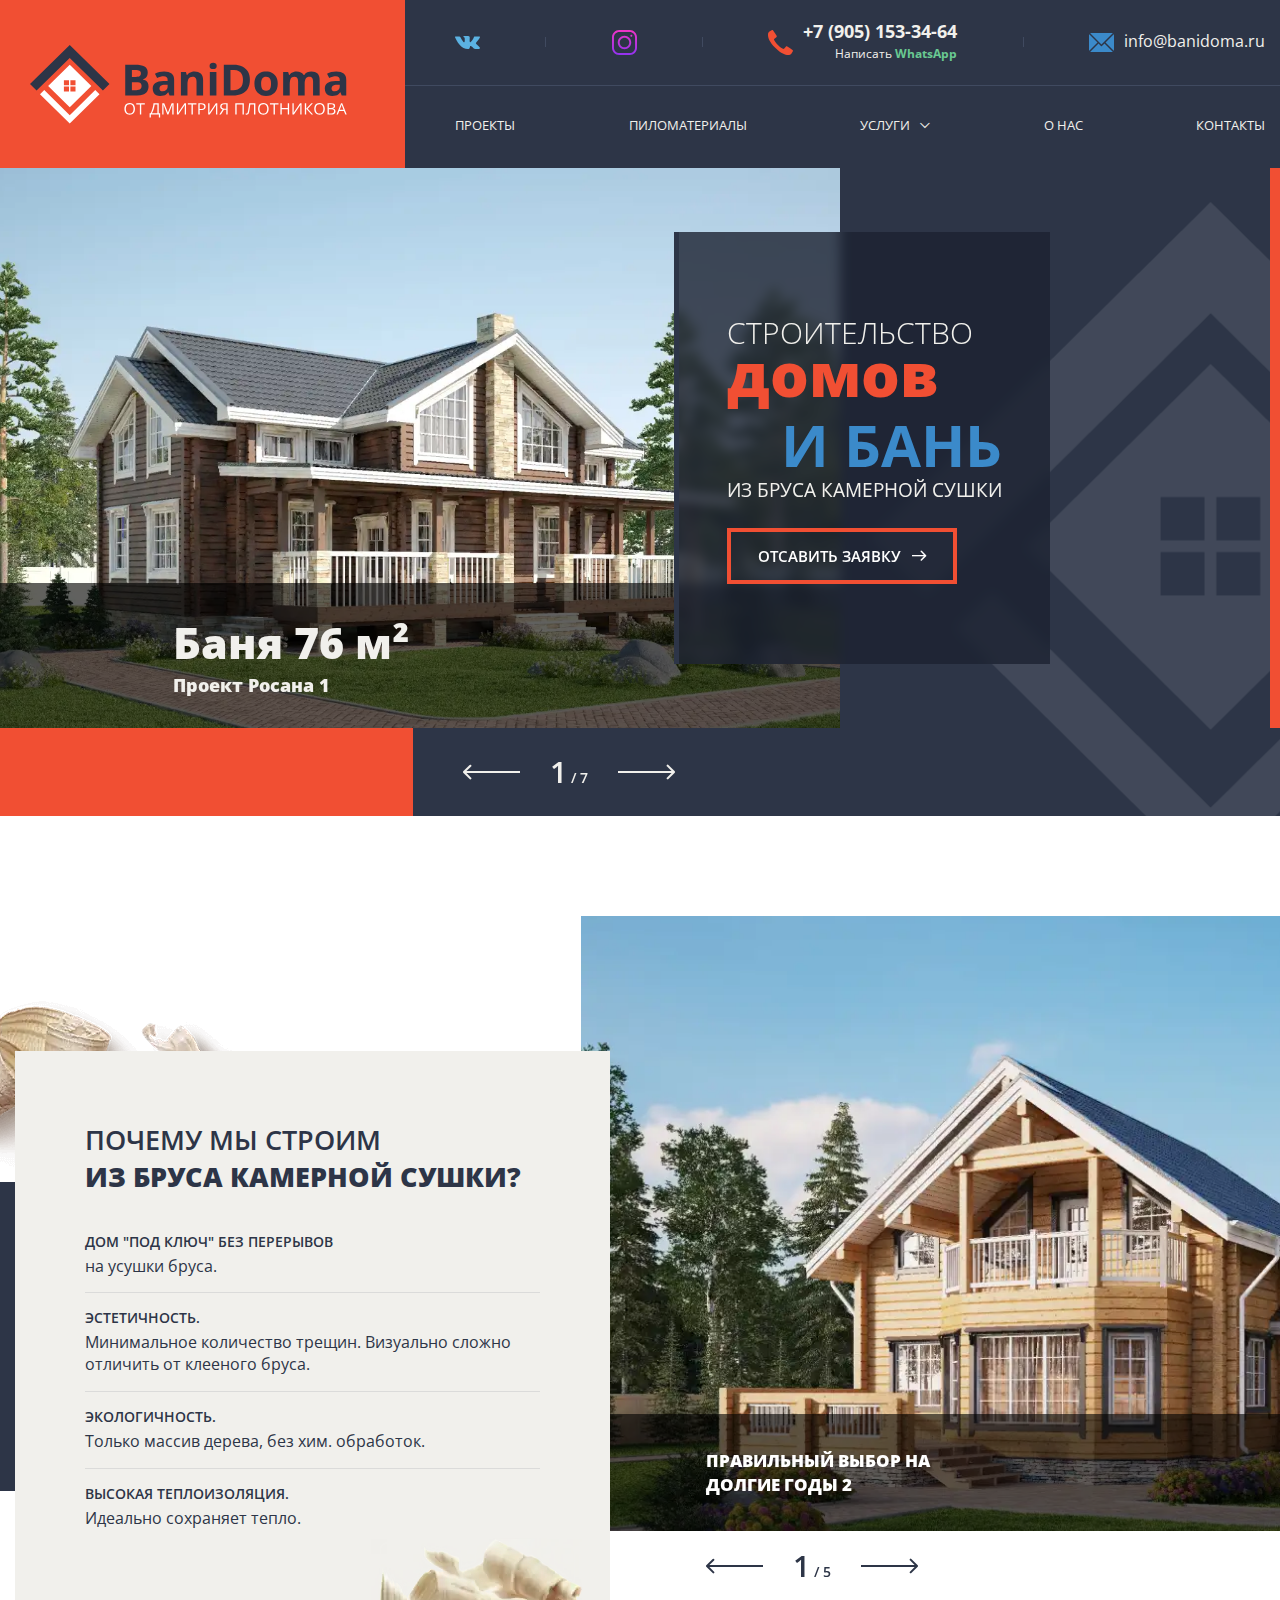
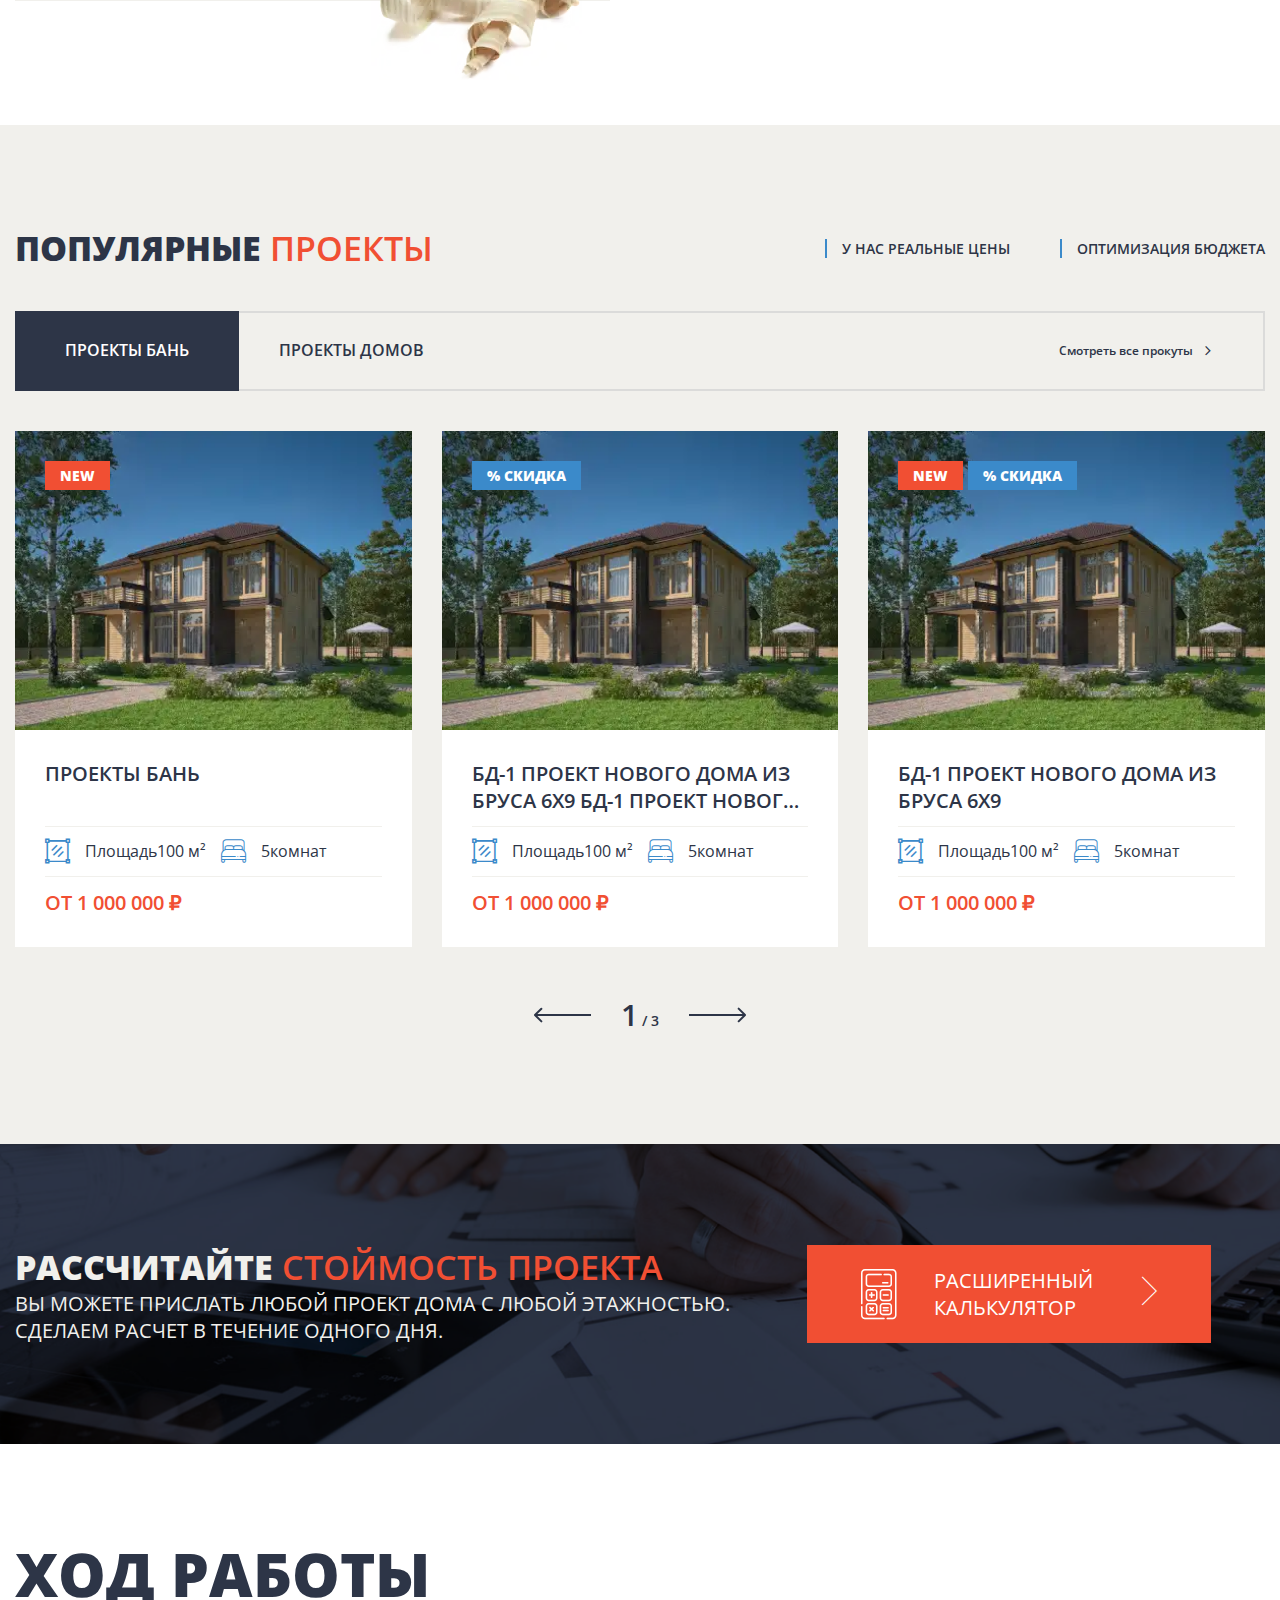
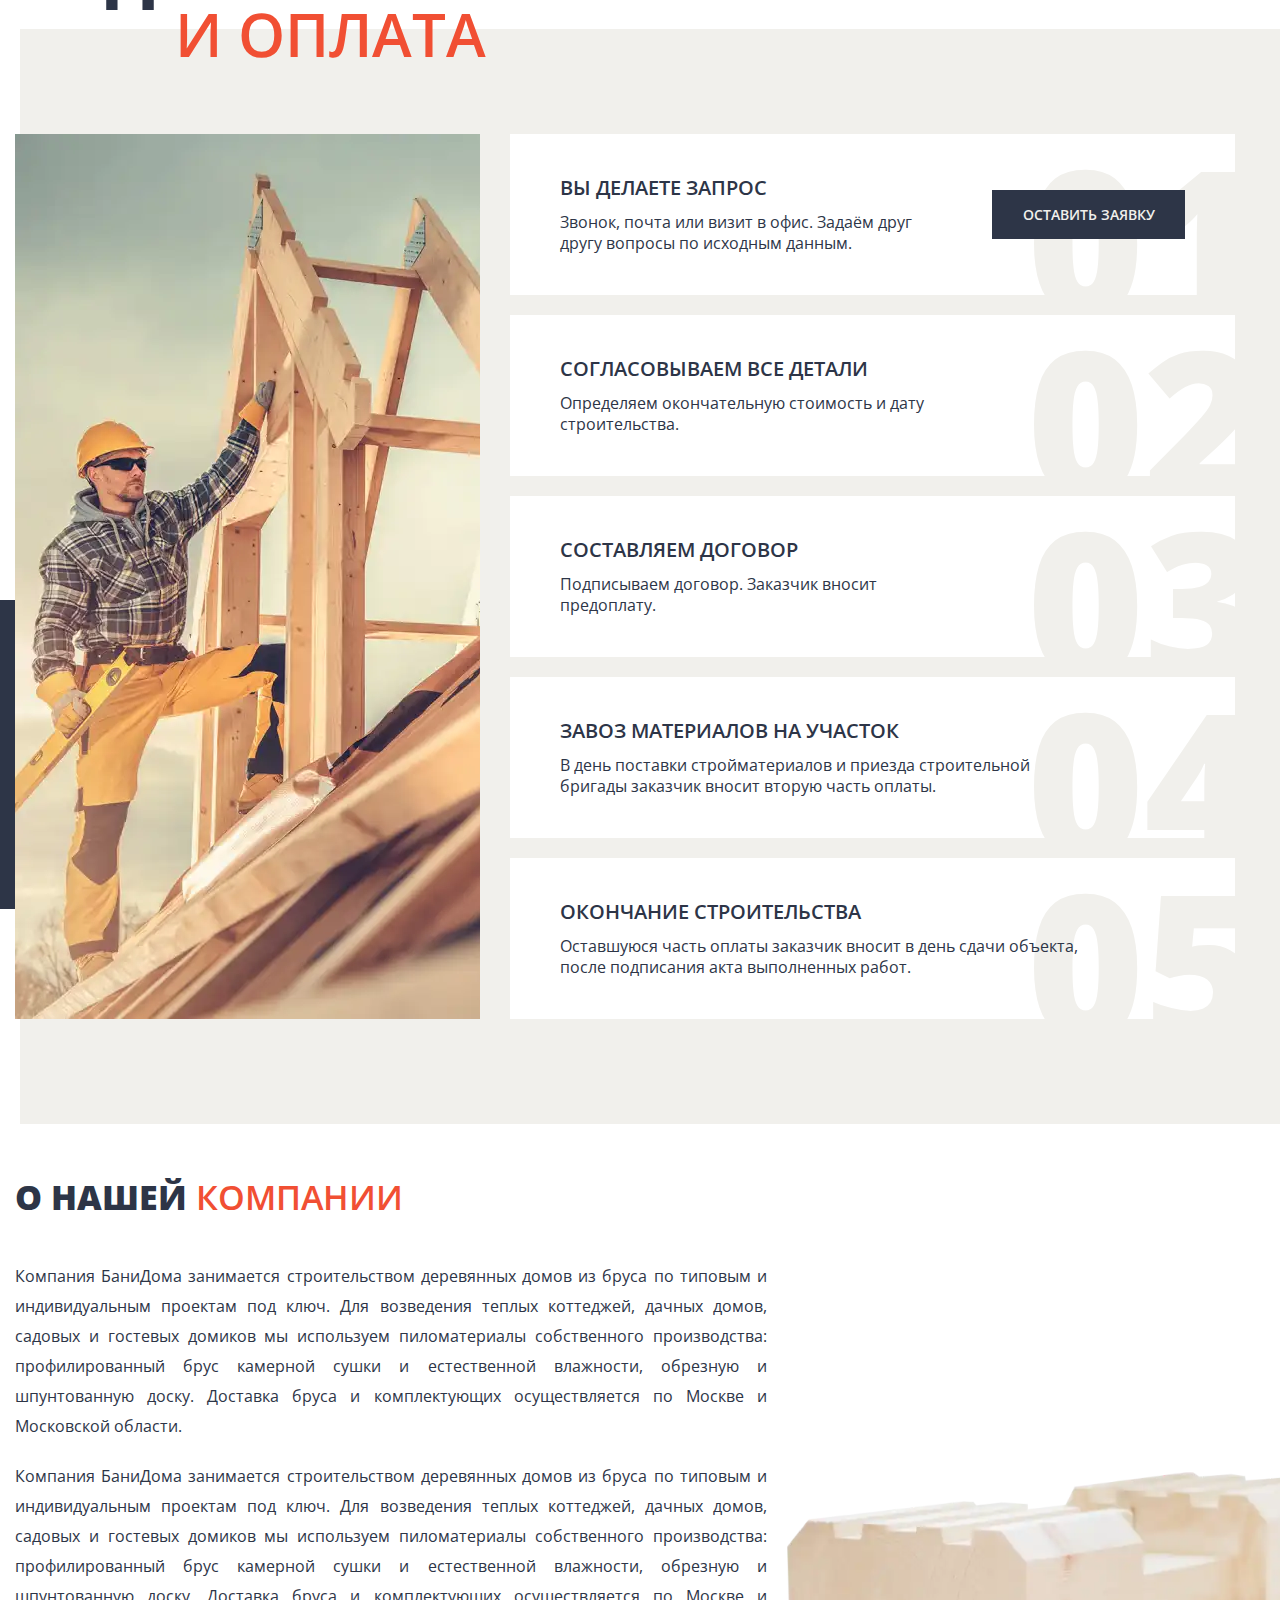
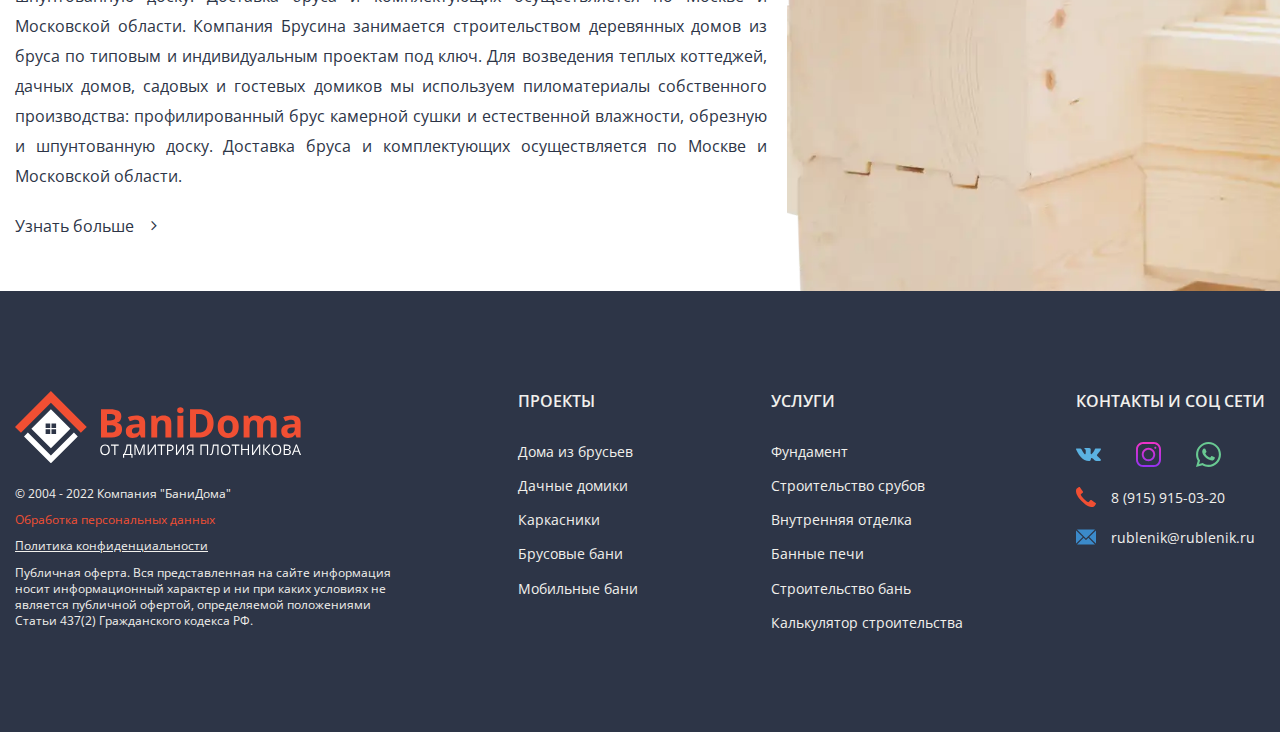
<file: main.html>
<!DOCTYPE html><html lang="ru"><head><meta charset="UTF-8"><meta http-equiv="x-ua-compatible" content="ie=edge"><meta name="viewport" content="width=device-width,initial-scale=1,shrink-to-fit=no"><meta name="robots" content="index, follow"><meta name="google" content="notranslate"><meta name="format-detection" content="telephone=no"><meta name="description" content=""><title>Main</title><link rel="stylesheet" href="assets/plugins/swiper/swiper-bundle.min.css"><link rel="stylesheet" href="assets/css/icon-fonts/icon-fonts-style.min.css"><link rel="stylesheet" href="assets/css/style.min.css"></head><body><div class="wrapper"><header id="header" class="header"><div class="container"><div class="header__content"><div class="header__logo"><div class="logo"><a class="logo__link" href="#"><svg class="logo__mobile" width="80" height="79" viewBox="0 0 80 79" fill="none" xmlns="http://www.w3.org/2000/svg"><path fill-rule="evenodd" clip-rule="evenodd" d="M39.739 0L79.4781 38.9807L72.9105 45.4229L39.739 12.8845L6.56758 45.4229L0 38.9807L39.739 0Z" fill="#2D3547"/><path fill-rule="evenodd" clip-rule="evenodd" d="M9.97266 49.3064L14.2416 45.1189L39.7388 70.1295L65.236 45.1189L69.5049 49.3064L39.7388 78.5045L9.97266 49.3064Z" fill="white"/><path fill-rule="evenodd" clip-rule="evenodd" d="M61.3335 40.9776L39.739 19.7952L18.1445 40.9776L39.739 62.16L61.3335 40.9776ZM39.0094 35.2187H33.9011V40.2295H39.0094V35.2187ZM39.0094 41.5962H33.9011V46.607H39.0094V41.5962ZM40.4026 35.2187H45.511V40.2295H40.4026V35.2187ZM45.511 41.5962H40.4026V46.607H45.511V41.5962Z" fill="white"/></svg> <svg class="logo__desk" width="320" height="79" viewBox="0 0 320 79" fill="none" xmlns="http://www.w3.org/2000/svg"><path d="M95.2314 19.7305H105.013C109.198 19.7305 112.365 20.3069 114.515 21.4596C116.664 22.6124 117.739 24.6368 117.739 27.5328C117.739 28.6996 117.546 29.754 117.159 30.6959C116.786 31.6378 116.242 32.411 115.525 33.0155C114.808 33.62 113.934 34.0136 112.902 34.1963V34.4072C113.949 34.6181 114.894 34.9836 115.74 35.5037C116.586 36.0098 117.259 36.7549 117.761 37.739C118.277 38.709 118.535 40.0024 118.535 41.619C118.535 43.4888 118.069 45.0914 117.137 46.4269C116.206 47.7625 114.873 48.7887 113.139 49.5057C111.419 50.2086 109.37 50.56 106.991 50.56H95.2314V19.7305ZM101.896 31.94H105.765C107.7 31.94 109.04 31.6448 109.785 31.0543C110.53 30.4498 110.903 29.5642 110.903 28.3973C110.903 27.2165 110.459 26.373 109.57 25.8669C108.696 25.3467 107.306 25.0867 105.4 25.0867H101.896V31.94ZM101.896 37.1275V45.1617H106.238C108.245 45.1617 109.642 44.7821 110.43 44.023C111.218 43.2639 111.613 42.2446 111.613 40.9653C111.613 40.2062 111.441 39.5384 111.097 38.9621C110.753 38.3857 110.172 37.9358 109.355 37.6125C108.553 37.2891 107.442 37.1275 106.023 37.1275H101.896Z" fill="#2D3547"/><path d="M134.142 26.4995C137.367 26.4995 139.839 27.1883 141.559 28.566C143.278 29.9437 144.138 32.0384 144.138 34.85V50.56H139.559L138.291 47.3548H138.119C137.431 48.1983 136.729 48.8871 136.012 49.4213C135.296 49.9555 134.472 50.3492 133.54 50.6022C132.608 50.8553 131.476 50.9818 130.143 50.9818C128.725 50.9818 127.449 50.7147 126.317 50.1805C125.199 49.6463 124.318 48.8309 123.673 47.7343C123.028 46.6238 122.705 45.2179 122.705 43.5169C122.705 41.0145 123.601 39.1729 125.392 37.992C127.184 36.7971 129.871 36.1364 133.454 36.0098L137.624 35.8833V34.85C137.624 33.6129 137.295 32.7062 136.636 32.1298C135.976 31.5534 135.059 31.2652 133.884 31.2652C132.723 31.2652 131.584 31.4269 130.466 31.7502C129.348 32.0736 128.23 32.4812 127.112 32.9733L124.941 28.6293C126.216 27.9686 127.642 27.4484 129.219 27.0689C130.81 26.6893 132.451 26.4995 134.142 26.4995ZM137.624 39.6368L135.088 39.7212C132.967 39.7774 131.491 40.15 130.659 40.8388C129.842 41.5277 129.434 42.4344 129.434 43.5591C129.434 44.5431 129.728 45.2461 130.315 45.6678C130.903 46.0755 131.67 46.2793 132.616 46.2793C134.02 46.2793 135.202 45.8716 136.163 45.0563C137.137 44.2409 137.624 43.0811 137.624 41.5769V39.6368Z" fill="#2D3547"/><path d="M164.561 26.5417C167.126 26.5417 169.19 27.2305 170.752 28.6082C172.314 29.9719 173.095 32.1649 173.095 35.1874V50.56H166.539V36.7901C166.539 35.1031 166.223 33.8308 165.593 32.9733C164.976 32.1157 164.002 31.687 162.669 31.687C160.663 31.687 159.294 32.3547 158.563 33.6902C157.832 35.0258 157.467 36.9517 157.467 39.4681V50.56H150.91V26.9845H155.919L156.8 30H157.166C157.682 29.1846 158.319 28.5239 159.079 28.0178C159.853 27.5117 160.706 27.1391 161.637 26.9002C162.583 26.6612 163.558 26.5417 164.561 26.5417Z" fill="#2D3547"/><path d="M186.402 26.9845V50.56H179.846V26.9845H186.402ZM183.135 17.7483C184.109 17.7483 184.948 17.9732 185.65 18.4231C186.352 18.8589 186.703 19.6813 186.703 20.8903C186.703 22.0852 186.352 22.9147 185.65 23.3786C184.948 23.8284 184.109 24.0534 183.135 24.0534C182.146 24.0534 181.3 23.8284 180.598 23.3786C179.91 22.9147 179.566 22.0852 179.566 20.8903C179.566 19.6813 179.91 18.8589 180.598 18.4231C181.3 17.9732 182.146 17.7483 183.135 17.7483Z" fill="#2D3547"/><path d="M219.895 34.85C219.895 38.3224 219.215 41.2254 217.853 43.5591C216.506 45.8787 214.55 47.6289 211.984 48.8098C209.419 49.9766 206.33 50.56 202.719 50.56H193.819V19.7305H203.686C206.983 19.7305 209.842 20.3069 212.264 21.4596C214.686 22.5984 216.563 24.2924 217.896 26.5417C219.229 28.7769 219.895 31.5464 219.895 34.85ZM212.973 35.0187C212.973 32.7413 212.629 30.8716 211.941 29.4095C211.268 27.9334 210.264 26.8439 208.932 26.141C207.613 25.4381 205.979 25.0867 204.03 25.0867H200.483V45.1617H203.342C206.596 45.1617 209.01 44.3112 210.587 42.6101C212.178 40.9091 212.973 38.3786 212.973 35.0187Z" fill="#2D3547"/><path d="M247.735 38.7301C247.735 40.6982 247.462 42.4415 246.918 43.9597C246.387 45.478 245.606 46.7643 244.574 47.8187C243.557 48.859 242.324 49.6463 240.877 50.1805C239.444 50.7147 237.824 50.9818 236.018 50.9818C234.327 50.9818 232.772 50.7147 231.354 50.1805C229.949 49.6463 228.724 48.859 227.677 47.8187C226.646 46.7643 225.843 45.478 225.27 43.9597C224.711 42.4415 224.431 40.6982 224.431 38.7301C224.431 36.1153 224.904 33.9011 225.85 32.0876C226.796 30.2741 228.143 28.8964 229.892 27.9545C231.64 27.0126 233.725 26.5417 236.147 26.5417C238.398 26.5417 240.39 27.0126 242.124 27.9545C243.872 28.8964 245.241 30.2741 246.23 32.0876C247.233 33.9011 247.735 36.1153 247.735 38.7301ZM231.117 38.7301C231.117 40.2765 231.289 41.5769 231.633 42.6312C231.977 43.6856 232.514 44.4799 233.245 45.0141C233.976 45.5483 234.929 45.8154 236.104 45.8154C237.265 45.8154 238.204 45.5483 238.921 45.0141C239.652 44.4799 240.182 43.6856 240.511 42.6312C240.855 41.5769 241.027 40.2765 241.027 38.7301C241.027 37.1696 240.855 35.8763 240.511 34.85C240.182 33.8097 239.652 33.0295 238.921 32.5094C238.19 31.9892 237.237 31.7291 236.061 31.7291C234.327 31.7291 233.066 32.3125 232.278 33.4794C231.504 34.6462 231.117 36.3964 231.117 38.7301Z" fill="#2D3547"/><path d="M281.378 26.5417C284.101 26.5417 286.158 27.2305 287.548 28.6082C288.952 29.9719 289.655 32.1649 289.655 35.1874V50.56H283.076V36.7901C283.076 35.1031 282.783 33.8308 282.195 32.9733C281.607 32.1157 280.697 31.687 279.465 31.687C277.731 31.687 276.498 32.2985 275.767 33.5215C275.036 34.7305 274.671 36.4667 274.671 38.7301V50.56H268.114V36.7901C268.114 35.6654 267.985 34.7235 267.727 33.9644C267.469 33.2052 267.075 32.6359 266.545 32.2563C266.015 31.8767 265.334 31.687 264.503 31.687C263.284 31.687 262.324 31.9892 261.622 32.5937C260.934 33.1842 260.44 34.0628 260.139 35.2296C259.852 36.3824 259.709 37.7952 259.709 39.4681V50.56H253.152V26.9845H258.161L259.042 30H259.408C259.895 29.1846 260.504 28.5239 261.235 28.0178C261.98 27.5117 262.797 27.1391 263.686 26.9002C264.574 26.6612 265.477 26.5417 266.394 26.5417C268.157 26.5417 269.648 26.8228 270.866 27.3852C272.098 27.9475 273.044 28.8191 273.704 30H274.284C275.001 28.791 276.011 27.9123 277.315 27.3641C278.634 26.8158 279.988 26.5417 281.378 26.5417Z" fill="#2D3547"/><path d="M306.251 26.4995C309.475 26.4995 311.948 27.1883 313.667 28.566C315.387 29.9437 316.247 32.0384 316.247 34.85V50.56H311.668L310.4 47.3548H310.228C309.54 48.1983 308.838 48.8871 308.121 49.4213C307.404 49.9555 306.58 50.3492 305.649 50.6022C304.717 50.8553 303.585 50.9818 302.252 50.9818C300.833 50.9818 299.558 50.7147 298.426 50.1805C297.308 49.6463 296.426 48.8309 295.781 47.7343C295.137 46.6238 294.814 45.2179 294.814 43.5169C294.814 41.0145 295.71 39.1729 297.501 37.992C299.293 36.7971 301.98 36.1364 305.563 36.0098L309.733 35.8833V34.85C309.733 33.6129 309.404 32.7062 308.744 32.1298C308.085 31.5534 307.168 31.2652 305.993 31.2652C304.832 31.2652 303.693 31.4269 302.575 31.7502C301.457 32.0736 300.339 32.4812 299.221 32.9733L297.05 28.6293C298.325 27.9686 299.751 27.4484 301.328 27.0689C302.919 26.6893 304.56 26.4995 306.251 26.4995ZM309.733 39.6368L307.197 39.7212C305.076 39.7774 303.599 40.15 302.768 40.8388C301.951 41.5277 301.543 42.4344 301.543 43.5591C301.543 44.5431 301.837 45.2461 302.424 45.6678C303.012 46.0755 303.779 46.2793 304.724 46.2793C306.129 46.2793 307.311 45.8716 308.271 45.0563C309.246 44.2409 309.733 43.0811 309.733 41.5769V39.6368Z" fill="#2D3547"/><path d="M104.969 63.865C104.969 64.7342 104.856 65.5263 104.631 66.2412C104.405 66.951 104.07 67.563 103.624 68.0773C103.184 68.5865 102.636 68.98 101.98 69.2577C101.325 69.5354 100.564 69.6743 99.6993 69.6743C98.808 69.6743 98.0294 69.5354 97.3635 69.2577C96.7028 68.98 96.1523 68.584 95.7118 68.0696C95.2766 67.5553 94.9489 66.9407 94.7287 66.2258C94.5137 65.5109 94.4062 64.7188 94.4062 63.8496C94.4062 62.6975 94.6003 61.6869 94.9883 60.8177C95.3763 59.9485 95.9635 59.2721 96.75 58.7887C97.5417 58.3052 98.5327 58.0635 99.7229 58.0635C100.861 58.0635 101.818 58.3026 102.594 58.781C103.375 59.2593 103.965 59.933 104.363 60.8022C104.767 61.6663 104.969 62.6872 104.969 63.865ZM95.8141 63.865C95.8141 64.8217 95.953 65.6497 96.2309 66.3492C96.5088 67.0487 96.9335 67.5887 97.505 67.9693C98.0818 68.3499 98.8132 68.5402 99.6993 68.5402C100.591 68.5402 101.32 68.3499 101.886 67.9693C102.457 67.5887 102.879 67.0487 103.152 66.3492C103.425 65.6497 103.561 64.8217 103.561 63.865C103.561 62.4095 103.249 61.2729 102.625 60.4551C102.006 59.6322 101.039 59.2207 99.7229 59.2207C98.8316 59.2207 98.0975 59.4084 97.5208 59.7839C96.944 60.1593 96.5141 60.6942 96.2309 61.3886C95.953 62.0778 95.8141 62.9033 95.8141 63.865Z" fill="white"/><path d="M111.225 69.52H109.88V59.3981H106.262V58.2409H114.827V59.3981H111.225V69.52Z" fill="white"/><path d="M128.732 58.2409V68.3474H130.148V72.4671H128.866V69.52H120.875V72.4671H119.593V68.3474H120.474C120.867 67.689 121.234 66.951 121.575 66.1332C121.921 65.3103 122.228 64.4514 122.495 63.5564C122.768 62.6564 122.988 61.7537 123.156 60.8485C123.329 59.9433 123.439 59.0741 123.486 58.2409H128.732ZM127.403 59.4213H124.666C124.619 60.059 124.514 60.7714 124.352 61.5583C124.189 62.3401 123.979 63.1424 123.722 63.9653C123.471 64.7882 123.188 65.5777 122.873 66.3338C122.564 67.0898 122.236 67.761 121.89 68.3474H127.403V59.4213Z" fill="white"/><path d="M137.317 69.52L133.455 59.537H133.392C133.413 59.7479 133.431 60.005 133.447 60.3085C133.463 60.6119 133.476 60.9437 133.486 61.3037C133.497 61.6586 133.502 62.0212 133.502 62.3915V69.52H132.26V58.2409H134.242L137.883 67.6222H137.938L141.635 58.2409H143.601V69.52H142.279V62.2989C142.279 61.9646 142.285 61.6303 142.295 61.296C142.306 60.9565 142.319 60.6377 142.335 60.3394C142.35 60.0359 142.366 59.7736 142.382 59.5524H142.319L138.41 69.52H137.317Z" fill="white"/><path d="M146.924 58.2409H148.174V64.76C148.174 65.0068 148.171 65.2769 148.166 65.57C148.161 65.858 148.153 66.1409 148.143 66.4187C148.132 66.6964 148.119 66.9484 148.103 67.1747C148.093 67.401 148.082 67.5759 148.072 67.6993H148.135L154.537 58.2409H156.008V69.52H154.757V63.0781C154.757 62.8055 154.762 62.5175 154.773 62.2141C154.783 61.9055 154.794 61.6072 154.804 61.3191C154.82 61.0311 154.836 60.774 154.851 60.5477C154.867 60.3162 154.878 60.1388 154.883 60.0153H154.812L148.402 69.52H146.924V58.2409Z" fill="white"/><path d="M162.838 69.52H161.493V59.3981H157.875V58.2409H166.44V59.3981H162.838V69.52Z" fill="white"/><path d="M171.344 58.2409C172.828 58.2409 173.91 58.5264 174.592 59.0973C175.279 59.663 175.622 60.4757 175.622 61.5352C175.622 62.0135 175.541 62.4687 175.379 62.9007C175.221 63.3276 174.964 63.7056 174.608 64.0348C174.251 64.3588 173.782 64.616 173.2 64.8063C172.623 64.9914 171.915 65.084 171.076 65.084H169.676V69.52H168.339V58.2409H171.344ZM171.218 59.3596H169.676V63.9576H170.927C171.661 63.9576 172.272 63.8805 172.76 63.7262C173.252 63.5719 173.622 63.3224 173.868 62.9778C174.115 62.6281 174.238 62.1652 174.238 61.5892C174.238 60.8382 173.994 60.2802 173.507 59.915C173.019 59.5447 172.256 59.3596 171.218 59.3596Z" fill="white"/><path d="M178.206 58.2409H179.456V64.76C179.456 65.0068 179.454 65.2769 179.449 65.57C179.443 65.858 179.435 66.1409 179.425 66.4187C179.414 66.6964 179.401 66.9484 179.386 67.1747C179.375 67.401 179.365 67.5759 179.354 67.6993H179.417L185.819 58.2409H187.29V69.52H186.039V63.0781C186.039 62.8055 186.045 62.5175 186.055 62.2141C186.066 61.9055 186.076 61.6072 186.087 61.3191C186.102 61.0311 186.118 60.774 186.134 60.5477C186.149 60.3162 186.16 60.1388 186.165 60.0153H186.094L179.684 69.52H178.206V58.2409Z" fill="white"/><path d="M193.932 64.8063L190.943 69.52H189.378L192.595 64.5671C192.175 64.4385 191.782 64.2559 191.415 64.0193C191.053 63.7776 190.759 63.4459 190.534 63.0241C190.314 62.6024 190.204 62.0623 190.204 61.404C190.204 60.3754 190.56 59.591 191.273 59.051C191.992 58.5109 193.059 58.2409 194.474 58.2409H197.628V69.52H196.291V64.8063H193.932ZM196.291 59.3596H194.521C193.887 59.3596 193.35 59.4316 192.909 59.5756C192.474 59.7196 192.144 59.9459 191.918 60.2545C191.693 60.5631 191.58 60.9668 191.58 61.4657C191.58 62.1806 191.821 62.731 192.304 63.1167C192.786 63.4973 193.523 63.6876 194.514 63.6876H196.291V59.3596Z" fill="white"/><path d="M205.288 69.52V58.2409H213.853V69.52H212.532V59.3981H206.625V69.52H205.288Z" fill="white"/><path d="M225.363 69.52H224.026V59.3981H220.298C220.225 59.9742 220.146 60.5759 220.062 61.2034C219.979 61.8309 219.892 62.4558 219.803 63.0781C219.714 63.7005 219.625 64.2894 219.535 64.8448C219.446 65.4003 219.357 65.894 219.268 66.3261C219.132 67.041 218.961 67.6505 218.757 68.1545C218.558 68.6534 218.29 69.0366 217.955 69.304C217.624 69.5663 217.186 69.6975 216.641 69.6975C216.458 69.6975 216.274 69.6795 216.091 69.6435C215.912 69.6075 215.755 69.5637 215.619 69.5123V68.4091C215.739 68.4605 215.873 68.5042 216.02 68.5402C216.172 68.5762 216.332 68.5942 216.5 68.5942C216.83 68.5942 217.089 68.4657 217.278 68.2085C217.472 67.9462 217.624 67.6145 217.734 67.2133C217.85 66.8121 217.949 66.4007 218.033 65.9789C218.101 65.6292 218.18 65.1868 218.269 64.652C218.358 64.1171 218.453 63.5102 218.552 62.8313C218.652 62.1472 218.754 61.4169 218.859 60.6402C218.969 59.8636 219.077 59.0638 219.182 58.2409H225.363V69.52Z" fill="white"/><path d="M238.643 63.865C238.643 64.7342 238.53 65.5263 238.305 66.2412C238.079 66.951 237.744 67.563 237.298 68.0773C236.858 68.5865 236.31 68.98 235.654 69.2577C234.999 69.5354 234.239 69.6743 233.374 69.6743C232.482 69.6743 231.704 69.5354 231.038 69.2577C230.377 68.98 229.827 68.584 229.386 68.0696C228.951 67.5553 228.623 66.9407 228.403 66.2258C228.188 65.5109 228.081 64.7188 228.081 63.8496C228.081 62.6975 228.275 61.6869 228.663 60.8177C229.051 59.9485 229.638 59.2721 230.424 58.7887C231.216 58.3052 232.207 58.0635 233.397 58.0635C234.535 58.0635 235.492 58.3026 236.268 58.781C237.049 59.2593 237.639 59.933 238.038 60.8022C238.441 61.6663 238.643 62.6872 238.643 63.865ZM229.488 63.865C229.488 64.8217 229.627 65.6497 229.905 66.3492C230.183 67.0487 230.608 67.5887 231.179 67.9693C231.756 68.3499 232.488 68.5402 233.374 68.5402C234.265 68.5402 234.994 68.3499 235.56 67.9693C236.132 67.5887 236.554 67.0487 236.826 66.3492C237.099 65.6497 237.235 64.8217 237.235 63.865C237.235 62.4095 236.923 61.2729 236.299 60.4551C235.681 59.6322 234.713 59.2207 233.397 59.2207C232.506 59.2207 231.772 59.4084 231.195 59.7839C230.618 60.1593 230.188 60.6942 229.905 61.3886C229.627 62.0778 229.488 62.9033 229.488 63.865Z" fill="white"/><path d="M244.9 69.52H243.555V59.3981H239.937V58.2409H248.502V59.3981H244.9V69.52Z" fill="white"/><path d="M259.115 69.52H257.778V64.2045H251.738V69.52H250.401V58.2409H251.738V63.0473H257.778V58.2409H259.115V69.52Z" fill="white"/><path d="M262.454 58.2409H263.704V64.76C263.704 65.0068 263.702 65.2769 263.696 65.57C263.691 65.858 263.683 66.1409 263.673 66.4187C263.662 66.6964 263.649 66.9484 263.633 67.1747C263.623 67.401 263.613 67.5759 263.602 67.6993H263.665L270.067 58.2409H271.538V69.52H270.287V63.0781C270.287 62.8055 270.292 62.5175 270.303 62.2141C270.313 61.9055 270.324 61.6072 270.334 61.3191C270.35 61.0311 270.366 60.774 270.382 60.5477C270.397 60.3162 270.408 60.1388 270.413 60.0153H270.342L263.932 69.52H262.454V58.2409Z" fill="white"/><path d="M283.079 69.52H281.459L276.174 63.7956V69.52H274.837V58.2409H276.174V63.703L281.326 58.2409H282.859L277.771 63.7185L283.079 69.52Z" fill="white"/><path d="M294.802 63.865C294.802 64.7342 294.689 65.5263 294.464 66.2412C294.238 66.951 293.903 67.563 293.457 68.0773C293.017 68.5865 292.469 68.98 291.813 69.2577C291.158 69.5354 290.398 69.6743 289.532 69.6743C288.641 69.6743 287.862 69.5354 287.197 69.2577C286.536 68.98 285.985 68.584 285.545 68.0696C285.11 67.5553 284.782 66.9407 284.562 66.2258C284.347 65.5109 284.239 64.7188 284.239 63.8496C284.239 62.6975 284.433 61.6869 284.821 60.8177C285.209 59.9485 285.797 59.2721 286.583 58.7887C287.375 58.3052 288.366 58.0635 289.556 58.0635C290.694 58.0635 291.651 58.3026 292.427 58.781C293.208 59.2593 293.798 59.933 294.196 60.8022C294.6 61.6663 294.802 62.6872 294.802 63.865ZM285.647 63.865C285.647 64.8217 285.786 65.6497 286.064 66.3492C286.342 67.0487 286.767 67.5887 287.338 67.9693C287.915 68.3499 288.646 68.5402 289.532 68.5402C290.424 68.5402 291.153 68.3499 291.719 67.9693C292.29 67.5887 292.712 67.0487 292.985 66.3492C293.258 65.6497 293.394 64.8217 293.394 63.865C293.394 62.4095 293.082 61.2729 292.458 60.4551C291.839 59.6322 290.872 59.2207 289.556 59.2207C288.665 59.2207 287.931 59.4084 287.354 59.7839C286.777 60.1593 286.347 60.6942 286.064 61.3886C285.786 62.0778 285.647 62.9033 285.647 63.865Z" fill="white"/><path d="M297.527 58.2409H300.783C302.22 58.2409 303.3 58.4518 304.023 58.8735C304.747 59.2953 305.109 60.0128 305.109 61.026C305.109 61.4632 305.022 61.8566 304.849 62.2063C304.681 62.5509 304.435 62.8364 304.11 63.0627C303.785 63.289 303.384 63.4459 302.907 63.5333V63.6104C303.41 63.6876 303.856 63.829 304.244 64.0348C304.632 64.2405 304.936 64.5285 305.156 64.8988C305.376 65.2691 305.486 65.7397 305.486 66.3106C305.486 67.005 305.321 67.5913 304.991 68.0696C304.666 68.5479 304.204 68.9105 303.607 69.1574C303.009 69.3992 302.301 69.52 301.483 69.52H297.527V58.2409ZM298.864 63.0781H301.066C302.068 63.0781 302.76 62.9161 303.143 62.5921C303.531 62.2681 303.725 61.7949 303.725 61.1726C303.725 60.5297 303.494 60.0668 303.032 59.7839C302.576 59.501 301.847 59.3596 300.846 59.3596H298.864V63.0781ZM298.864 64.1813V68.4014H301.255C302.277 68.4014 303.001 68.2059 303.426 67.815C303.85 67.419 304.063 66.8867 304.063 66.2181C304.063 65.7912 303.966 65.426 303.772 65.1226C303.583 64.8191 303.274 64.5877 302.844 64.4282C302.419 64.2636 301.85 64.1813 301.137 64.1813H298.864Z" fill="white"/><path d="M315.313 69.52L313.898 65.9403H309.289L307.881 69.52H306.528L311.027 58.1946H312.23L316.698 69.52H315.313ZM313.497 64.7754L312.152 61.2188C312.12 61.1263 312.068 60.9745 311.994 60.7637C311.926 60.5528 311.855 60.3342 311.782 60.1079C311.709 59.8816 311.648 59.699 311.601 59.5602C311.549 59.771 311.491 59.9819 311.428 60.1928C311.37 60.3985 311.313 60.5914 311.255 60.7714C311.197 60.9463 311.148 61.0954 311.106 61.2188L309.737 64.7754H313.497Z" fill="white"/><path fill-rule="evenodd" clip-rule="evenodd" d="M39.739 0L79.4781 38.9807L72.9105 45.4229L39.739 12.8845L6.56758 45.4229L0 38.9807L39.739 0Z" fill="#2D3547"/><path fill-rule="evenodd" clip-rule="evenodd" d="M9.97266 49.3064L14.2416 45.1189L39.7388 70.1295L65.236 45.1189L69.5049 49.3064L39.7388 78.5045L9.97266 49.3064Z" fill="white"/><path fill-rule="evenodd" clip-rule="evenodd" d="M61.3335 40.9776L39.739 19.7952L18.1445 40.9776L39.739 62.16L61.3335 40.9776ZM39.0094 35.2187H33.9011V40.2295H39.0094V35.2187ZM39.0094 41.5962H33.9011V46.607H39.0094V41.5962ZM40.4026 35.2187H45.511V40.2295H40.4026V35.2187ZM45.511 41.5962H40.4026V46.607H45.511V41.5962Z" fill="white"/></svg></a></div></div><div class="header__right"><div class="header__social social"><ul class="social__list"><li class="social__item"><a class="social__link" href="#" target="_blank"><svg class="social__icon" width="25" height="25" viewBox="0 0 25 25" fill="none" xmlns="http://www.w3.org/2000/svg"><path d="M5.48315 7.34192C6.18108 8.90203 7.06561 10.373 8.23061 11.6934C8.38512 11.8692 8.5799 12.0254 8.78508 12.1526C9.08478 12.3389 9.36755 12.2734 9.48941 11.9631C9.6183 11.6374 9.73658 10.9775 9.74361 10.6355C9.76285 9.74196 9.74074 9.15636 9.6877 8.26392C9.65332 7.69232 9.42883 7.19043 8.49996 7.03894C8.2131 6.99197 8.18645 6.77824 8.37075 6.56504C8.75441 6.12116 9.28889 6.05042 9.86848 6.02242C10.8078 5.97649 11.7506 6.01398 12.6911 6.02242C13.0742 6.0256 13.4596 6.05354 13.8369 6.12798C14.329 6.2251 14.5925 6.53756 14.6736 6.97242C14.7156 7.19673 14.7372 7.42735 14.7313 7.65432C14.7069 8.62965 14.655 9.60447 14.6427 10.5793C14.6375 10.9619 14.6683 11.3541 14.7588 11.7267C14.8853 12.246 15.2759 12.3764 15.6754 12.0012C16.1826 11.5246 16.6299 10.9883 17.0496 10.4437C17.8123 9.45304 18.3819 8.36584 18.8723 7.24486C19.1259 6.66643 19.3201 6.5408 20.0075 6.53924C21.2996 6.53658 22.5917 6.53554 23.8838 6.53924C24.113 6.54028 24.3526 6.55983 24.5689 6.62213C24.9199 6.72347 25.0593 6.9826 24.977 7.31143C24.7852 8.082 24.3252 8.73695 23.8325 9.36662C23.0418 10.3768 22.2133 11.3627 21.404 12.3612C21.3008 12.4884 21.2099 12.6241 21.1253 12.7618C20.8227 13.2568 20.8437 13.5344 21.2851 13.9466C21.9877 14.6027 22.7398 15.2164 23.4203 15.8904C23.9147 16.3807 24.3724 16.9127 24.7643 17.4727C25.2599 18.1809 24.9537 18.848 24.0278 18.9668C23.4454 19.0412 20.6001 18.9674 20.4531 18.9668C19.6881 18.9637 19.0176 18.7235 18.4776 18.2532C17.877 17.7297 17.3313 17.1555 16.7546 16.6092C16.5809 16.4445 16.3954 16.2867 16.1955 16.149C15.7237 15.8233 15.2608 15.8956 15.0404 16.397C14.8521 16.8277 14.6894 17.9587 14.6818 18.0553C14.6421 18.5604 14.287 18.8823 13.6619 18.9135C11.8574 19.0021 10.1087 18.82 8.47963 18.03C7.09891 17.3607 5.99634 16.4144 5.04127 15.3109C3.52411 13.558 2.32576 11.6313 1.2317 9.64791C1.17578 9.54651 0.067659 7.41214 0.0378808 7.31132C-0.0611032 6.97375 0.031235 6.65128 0.346335 6.54028C0.542769 6.4711 4.19629 6.54005 4.25706 6.543C4.84004 6.57157 5.23757 6.79421 5.48315 7.34192Z" fill="#5BB2E2"/></svg></a></li><li class="social__item social__item_line"></li><li class="social__item"><a class="social__link" href="#" target="_blank"><svg class="social__icon" width="25" height="25" viewBox="0 0 25 25" fill="none" xmlns="http://www.w3.org/2000/svg"><path d="M17.7379 0H7.26211C3.25776 0 0 3.25776 0 7.26211V17.7379C0 21.7422 3.25776 25 7.26211 25H17.7379C21.7422 25 25 21.7422 25 17.7379V7.26211C25 3.25776 21.7422 0 17.7379 0ZM23.0469 17.7379C23.0469 20.6653 20.6653 23.0469 17.7379 23.0469H7.26211C4.33472 23.0469 1.95312 20.6653 1.95312 17.7379V7.26211C1.95312 4.33472 4.33472 1.95312 7.26211 1.95312H17.7379C20.6653 1.95312 23.0469 4.33472 23.0469 7.26211V17.7379Z" fill="url(#paint0_linear_1_2432)"/><path d="M12.5 5.76172C8.78447 5.76172 5.76172 8.78447 5.76172 12.5C5.76172 16.2155 8.78447 19.2383 12.5 19.2383C16.2155 19.2383 19.2383 16.2155 19.2383 12.5C19.2383 8.78447 16.2155 5.76172 12.5 5.76172ZM12.5 17.2852C9.86147 17.2852 7.71484 15.1385 7.71484 12.5C7.71484 9.86147 9.86147 7.71484 12.5 7.71484C15.1385 7.71484 17.2852 9.86147 17.2852 12.5C17.2852 15.1385 15.1385 17.2852 12.5 17.2852Z" fill="url(#paint1_linear_1_2432)"/><path d="M19.3359 6.64062C19.8753 6.64062 20.3125 6.2034 20.3125 5.66406C20.3125 5.12472 19.8753 4.6875 19.3359 4.6875C18.7966 4.6875 18.3594 5.12472 18.3594 5.66406C18.3594 6.2034 18.7966 6.64062 19.3359 6.64062Z" fill="url(#paint2_linear_1_2432)"/><defs><linearGradient id="paint0_linear_1_2432" x1="12.5" y1="0" x2="12.5" y2="25" gradientUnits="userSpaceOnUse"><stop stop-color="#F133C7"/><stop offset="1" stop-color="#9233F1"/></linearGradient><linearGradient id="paint1_linear_1_2432" x1="12.5" y1="0" x2="12.5" y2="25" gradientUnits="userSpaceOnUse"><stop stop-color="#F133C7"/><stop offset="1" stop-color="#9233F1"/></linearGradient><linearGradient id="paint2_linear_1_2432" x1="12.5" y1="0" x2="12.5" y2="25" gradientUnits="userSpaceOnUse"><stop stop-color="#F133C7"/><stop offset="1" stop-color="#9233F1"/></linearGradient></defs></svg></a></li><li class="social__item social__item_line"></li><li class="social__item social__item_tel"><div class="social__link"><svg class="social__icon social__icon_phone" width="25" height="25" viewBox="0 0 25 25" fill="none" xmlns="http://www.w3.org/2000/svg"><path d="M24.5139 19.879L21.7424 18.0312L19.2786 16.389C18.8031 16.0726 18.1641 16.1764 17.8131 16.6269L16.2885 18.5868C15.961 19.0121 15.3719 19.1343 14.9023 18.8743C13.8679 18.2989 12.6446 17.7571 9.94548 15.0545C7.24639 12.352 6.70113 11.1322 6.12569 10.0977C5.86569 9.62808 5.9879 9.03897 6.41319 8.71153L8.37308 7.18699C8.82362 6.83601 8.92738 6.19701 8.61102 5.72148L7.01924 3.33356L5.12097 0.486129C4.79788 0.00146584 4.15111 -0.144041 3.6516 0.155517L1.46236 1.46888C0.870719 1.81746 0.435812 2.38035 0.247728 3.04084C-0.350948 5.22358 -0.47165 10.0386 7.24507 17.7553C14.9618 25.4721 19.7764 25.351 21.9591 24.7522C22.6196 24.5642 23.1825 24.1293 23.5311 23.5376L24.8444 21.3484C25.1441 20.8489 24.9985 20.2021 24.5139 19.879Z" fill="#F14F33"/></svg><div class="social-phone"><a class="social-phone__tel" href="tel:+79051533464">+7 (905) 153-34-64</a> <a class="social-phone__text" href="https://wa.me/+79051533464" target="_blank"><span>Написать</span> <span class="social-phone__whatsapp">WhatsApp</span></a></div></div></li><li class="social__item social__item_line social__item_last-line"></li><li class="social__item social__item_mail"><a class="social__link" href="mailto:info@banidoma.ru"><svg class="social__icon social__icon_mail" width="25" height="25" viewBox="0 0 25 25" fill="none" xmlns="http://www.w3.org/2000/svg"><path d="M22.8027 2.97852H2.19722C1.85898 2.97852 1.54233 3.06167 1.25586 3.19873L12.4511 14.394L14.9604 11.9825C14.9604 11.9825 14.9605 11.9823 14.9606 11.9822C14.9606 11.9821 14.9608 11.982 14.9608 11.982L23.7444 3.19893C23.4579 3.06177 23.141 2.97852 22.8027 2.97852Z" fill="#3B8ACA"/><path d="M24.7799 4.23486L16.5142 12.5002L24.7796 20.7657C24.9167 20.4792 24.9999 20.1625 24.9999 19.8243V5.17588C24.9999 4.83784 24.9169 4.52124 24.7799 4.23486Z" fill="#3B8ACA"/><path d="M0.220215 4.23438C0.0831543 4.52085 0 4.8375 0 5.17573V19.8242C0 20.1622 0.0830566 20.4789 0.22002 20.7653L8.48579 12.5L0.220215 4.23438Z" fill="#3B8ACA"/><path d="M15.4784 13.5357L12.9688 15.9475C12.8258 16.0906 12.6384 16.1621 12.451 16.1621C12.2637 16.1621 12.0762 16.0906 11.9332 15.9475L9.52129 13.5356L1.25537 21.801C1.54189 21.9382 1.85874 22.0214 2.19707 22.0214H22.8025C23.1408 22.0214 23.4574 21.9383 23.7439 21.8012L15.4784 13.5357Z" fill="#3B8ACA"/></svg><div class="social__mail">info@banidoma.ru</div></a></li></ul></div><nav class="header__menu menu"><button class="menu__burger icon-menu-bureger" type="button"></button><div class="menu__wrapper"><ul class="menu__list"><li class="menu__item"><a class="menu__link" href="#">проекты</a></li><li class="menu__item"><a class="menu__link" href="#">пиломатериалы</a></li><li class="menu__item" data-tab-menu="main" data-tab-menu-screen="mobile"><div class="menu__link menu__link_sub icon-arrow-3" data-tab-menu="button">услуги</div><nav class="menu__submenu menu-submenu" data-tab-menu="body"><ul class="menu-submenu__list"><li class="menu-submenu__item"><a class="menu-submenu__link" href="#">фундаментные работы</a></li><li class="menu-submenu__item"><a class="menu-submenu__link" href="#">сборка сруба</a></li><li class="menu-submenu__item"><a class="menu-submenu__link" href="#">черновая отделка</a></li><li class="menu-submenu__item"><a class="menu-submenu__link" href="#">чистовая отделка</a></li></ul></nav></li><li class="menu__item"><a class="menu__link" href="#">о нас</a></li><li class="menu__item"><a class="menu__link" href="#">контакты</a></li></ul></div></nav></div></div></div></header><main class="content"><div id="main" class="main"><div class="main__homepage homepage"><div class="homepage__slider homepage-slider"><div class="homepage-slider__container"><div class="homepage-slider__slider"><div class="homepage-slider__wrapper swiper-wrapper"><div class="swiper-slide"><a class="homepage-slider__link" href="#"><picture class="homepage-slider__image image"><source srcset="./assets/images/homepage/slider/image_01.webp" type="image/webp"><img src="./assets/images/homepage/slider/image_01.png" alt="img"></picture><div class="homepage-slider__info">Баня 76 м² <span>Проект Росана 1</span></div></a></div><div class="swiper-slide"><a class="homepage-slider__link" href="#"><picture class="homepage-slider__image image"><source srcset="./assets/images/homepage/slider/image_02.webp" type="image/webp"><img src="./assets/images/homepage/slider/image_02.png" alt="img"></picture><div class="homepage-slider__info">Баня 76 м² <span>Проект Росана 2</span></div></a></div><div class="swiper-slide"><a class="homepage-slider__link" href="#"><picture class="homepage-slider__image image"><source srcset="./assets/images/homepage/slider/image_03.webp" type="image/webp"><img src="./assets/images/homepage/slider/image_03.png" alt="img"></picture><div class="homepage-slider__info">Баня 76 м² <span>Проект Росана 3</span></div></a></div><div class="swiper-slide"><a class="homepage-slider__link" href="#"><picture class="homepage-slider__image image"><source srcset="./assets/images/homepage/slider/image_04.webp" type="image/webp"><img src="./assets/images/homepage/slider/image_04.png" alt="img"></picture><div class="homepage-slider__info">Баня 76 м² <span>Проект Росана 4</span></div></a></div><div class="swiper-slide"><a class="homepage-slider__link" href="#"><picture class="homepage-slider__image image"><source srcset="./assets/images/homepage/slider/image_05.webp" type="image/webp"><img src="./assets/images/homepage/slider/image_05.png" alt="img"></picture><div class="homepage-slider__info">Баня 76 м² <span>Проект Росан 5</span></div></a></div><div class="swiper-slide"><a class="homepage-slider__link" href="#"><picture class="homepage-slider__image image"><source srcset="./assets/images/homepage/slider/image_01.webp" type="image/webp"><img src="./assets/images/homepage/slider/image_01.png" alt="img"></picture><div class="homepage-slider__info">Баня 76 м² <span>Проект Росана 6</span></div></a></div><div class="swiper-slide"><a class="homepage-slider__link" href="#"><picture class="homepage-slider__image image"><source srcset="./assets/images/homepage/slider/image_02.webp" type="image/webp"><img src="./assets/images/homepage/slider/image_02.png" alt="img"></picture><div class="homepage-slider__info">Баня 76 м² <span>Проект Росана 7</span></div></a></div></div><div class="homepage-slider__pagination slider-pagination slider-pagination_light"><div class="slider-pagination__bullet"></div><div class="slider-pagination__button-prev icon-arrow-prev"></div><div class="slider-pagination__fraction"></div><div class="slider-pagination__button-next icon-arrow-next"></div></div></div></div></div><div class="homepage__application"><div class="homepage__title"><p class="homepage__top-text">строительство</p><h1 class="homepage__midle-text">домов <span>и бань</span></h1><span class="homepage__bottom-text">из бруса камерной сушки</span></div><button class="homepage__button button button_transparent icon-arrow-1" type="button" data-modal-name="application">отсавить заявку</button></div></div><div class="main__feature feature"><div class="container"><div class="feature__container"><div class="feature__slider feature-slider"><div class="feature-slider__container"><div class="feature-slider__slider"><div class="feature-slider__wrapper swiper-wrapper"><div class="swiper-slide"><a class="feature-slider__link" href="#"><picture class="feature-slider__image image"><source srcset="./assets/images/feature/slider/image_01.webp" type="image/webp"><img src="./assets/images/feature/slider/image_01.png" alt="img"></picture><div class="feature-slider__info">ПРАВИЛЬНЫЙ ВЫБОР НА<br>ДОЛГИЕ ГОДЫ 2</div></a></div><div class="swiper-slide"><a class="feature-slider__link" href="#"><picture class="feature-slider__image image"><source srcset="./assets/images/feature/slider/image_02.webp" type="image/webp"><img src="./assets/images/feature/slider/image_02.png" alt="img"></picture><div class="feature-slider__info">ПРАВИЛЬНЫЙ ВЫБОР НА<br>ДОЛГИЕ ГОДЫ 3</div></a></div><div class="swiper-slide"><a class="feature-slider__link" href="#"><picture class="feature-slider__image image"><source srcset="./assets/images/feature/slider/image_03.webp" type="image/webp"><img src="./assets/images/feature/slider/image_03.png" alt="img"></picture><div class="feature-slider__info">ПРАВИЛЬНЫЙ ВЫБОР НА<br>ДОЛГИЕ ГОДЫ 4</div></a></div><div class="swiper-slide"><a class="feature-slider__link" href="#"><picture class="feature-slider__image image"><source srcset="./assets/images/feature/slider/image_04.webp" type="image/webp"><img src="./assets/images/feature/slider/image_04.png" alt="img"></picture><div class="feature-slider__info">ПРАВИЛЬНЫЙ ВЫБОР НА<br>ДОЛГИЕ ГОДЫ 5</div></a></div><div class="swiper-slide"><a class="feature-slider__link" href="#"><picture class="feature-slider__image image"><source srcset="./assets/images/feature/slider/image_05.webp" type="image/webp"><img src="./assets/images/feature/slider/image_05.png" alt="img"></picture><div class="feature-slider__info">ПРАВИЛЬНЫЙ ВЫБОР НА<br>ДОЛГИЕ ГОДЫ 6</div></a></div></div><div class="feature-slider__pagination slider-pagination"><div class="slider-pagination__bullet"></div><div class="slider-pagination__button-prev icon-arrow-prev"></div><div class="slider-pagination__fraction"></div><div class="slider-pagination__button-next icon-arrow-next"></div></div></div></div></div><div class="feature__info feature-info"><div class="feature-info__wrapper"><h2 class="feature-info__title"><span>почему мы строим</span> из бруса камерной сушки?</h2><ul class="feature-info__list"><li class="feature-info__item"><p class="feature-info__text">ДОМ "ПОД КЛЮЧ" БЕЗ ПЕРЕРЫВОВ</p><span class="feature-info__subtext">на усушки бруса.</span></li><li class="feature-info__item"><p class="feature-info__text">ЭСТЕТИЧНОСТЬ.</p><span class="feature-info__subtext">Минимальное количество трещин. Визуально сложно отличить от клееного бруса.</span></li><li class="feature-info__item"><p class="feature-info__text">ЭКОЛОГИЧНОСТЬ.</p><span class="feature-info__subtext">Только массив дерева, без хим. обработок.</span></li><li class="feature-info__item"><p class="feature-info__text">ВЫСОКАЯ ТЕПЛОИЗОЛЯЦИЯ.</p><span class="feature-info__subtext">Идеально сохраняет тепло.</span></li></ul><picture class="feature-info__background-image-01 image"><source srcset="./assets/images/feature/bg_01.webp" type="image/webp"><img src="./assets/images/feature/bg_01.png" alt="bg"></picture><picture class="feature-info__background-image-02 image"><source srcset="./assets/images/feature/bg_02.webp" type="image/webp"><img src="./assets/images/feature/bg_02.png" alt="bg"></picture></div></div></div></div></div><div class="main__popular popular"><div class="container"><div class="popular__header"><h3 class="popular__title title">популярные <span>проекты</span></h3><div class="popular__text-embed">у нас реальные цены</div><div class="popular__text-embed">оптимизация бюджета</div></div><div class="popular__tabs popular-tabs" data-tab><div class="popular-tabs__header"><button class="popular-tabs__button" data-tab-button="bath-project" data-tab-active type="button">проекты бань</button> <button class="popular-tabs__button" data-tab-button="house-project" type="button">проекты домов</button> <a class="popular-tabs__viewe-all-projects icon-arrow-5" href="#">Смотреть все прокуты</a></div><div class="popular-tabs__list"><div class="popular-tabs__item" data-tab-item="bath-project"><div id="popular-bath-slider" class="popular__slider swiper"><div class="swiper-wrapper"><div class="swiper-slide"><div class="card card_white"><a class="card__image" href="#"><picture class="image"><source srcset="./assets/images/card/image_01.webp" type="image/webp"><img src="./assets/images/card/image_01.png" alt="House"></picture></a><div class="card__info"><a class="card__title" href="#">Проекты бань</a><div class="card__data"><div class="card__data-flex"><span class="card__data-col icon-square"><span>Площадь </span>100 м²</span> <span class="card__data-col icon-bed">5<span> комнат</span></span></div></div><div class="card__price">от 1 000 000 ₽</div></div><div class="card__embed"><span class="card__embed-new">new</span></div></div></div><div class="swiper-slide"><div class="card card_white"><a class="card__image" href="#"><picture class="image"><source srcset="./assets/images/card/image_01.webp" type="image/webp"><img src="./assets/images/card/image_01.png" alt="House"></picture></a><div class="card__info"><a class="card__title" href="#">БД-1 Проект нового дома из бруса 6х9 БД-1 Проект нового дома из бруса 6х9 БД-1 Проект нового дома из бруса 6х9</a><div class="card__data"><div class="card__data-flex"><span class="card__data-col icon-square"><span>Площадь </span>100 м²</span> <span class="card__data-col icon-bed">5<span> комнат</span></span></div></div><div class="card__price">от 1 000 000 ₽</div></div><div class="card__embed"><span class="card__embed-discount">% скидка</span></div></div></div><div class="swiper-slide"><div class="card card_white"><a class="card__image" href="#"><picture class="image"><source srcset="./assets/images/card/image_01.webp" type="image/webp"><img src="./assets/images/card/image_01.png" alt="House"></picture></a><div class="card__info"><a class="card__title" href="#">БД-1 Проект нового дома из бруса 6х9</a><div class="card__data"><div class="card__data-flex"><span class="card__data-col icon-square"><span>Площадь </span>100 м²</span> <span class="card__data-col icon-bed">5<span> комнат</span></span></div></div><div class="card__price">от 1 000 000 ₽</div></div><div class="card__embed"><span class="card__embed-new">new</span> <span class="card__embed-discount">% скидка</span></div></div></div></div><div class="popular-slider__pagination slider-pagination"><div class="slider-pagination__button-prev slider-pagination__button-prev_all-screen icon-arrow-prev"></div><div class="slider-pagination__fraction slider-pagination__fraction_all-screen"></div><div class="slider-pagination__button-next slider-pagination__button-next_all-screen icon-arrow-next"></div></div></div></div><div class="popular-tabs__item" data-tab-item="house-project"><div id="popular-house-slider" class="popular__slider swiper"><div class="swiper-wrapper"><div class="swiper-slide"><div class="card card_white"><a class="card__image" href="#"><picture class="image"><source srcset="./assets/images/card/image_01.webp" type="image/webp"><img src="./assets/images/card/image_01.png" alt="House"></picture></a><div class="card__info"><a class="card__title" href="#">Проекты домов</a><div class="card__data"><div class="card__data-flex"><span class="card__data-col icon-square"><span>Площадь </span>100 м²</span> <span class="card__data-col icon-bed">5<span> комнат</span></span></div></div><div class="card__price">от 1 000 000 ₽</div></div><div class="card__embed"><span class="card__embed-discount">% скидка</span></div></div></div><div class="swiper-slide"><div class="card card_white"><a class="card__image" href="#"><picture class="image"><source srcset="./assets/images/card/image_01.webp" type="image/webp"><img src="./assets/images/card/image_01.png" alt="House"></picture></a><div class="card__info"><a class="card__title" href="#">БД-1 Проект нового дома из бруса 6х9 БД-1 Проект нового дома из бруса 6х9 БД-1 Проект нового дома из бруса 6х9</a><div class="card__data"><div class="card__data-flex"><span class="card__data-col icon-square"><span>Площадь </span>100 м²</span> <span class="card__data-col icon-bed">5<span> комнат</span></span></div></div><div class="card__price">от 1 000 000 ₽</div></div><div class="card__embed"><span class="card__embed-new">new</span></div></div></div><div class="swiper-slide"><div class="card card_white"><a class="card__image" href="#"><picture class="image"><source srcset="./assets/images/card/image_01.webp" type="image/webp"><img src="./assets/images/card/image_01.png" alt="House"></picture></a><div class="card__info"><a class="card__title" href="#">БД-1 Проект нового дома из бруса 6х9</a><div class="card__data"><div class="card__data-flex"><span class="card__data-col icon-square"><span>Площадь </span>100 м²</span> <span class="card__data-col icon-bed">5<span> комнат</span></span></div></div><div class="card__price">от 1 000 000 ₽</div></div><div class="card__embed"><span class="card__embed-new">new</span> <span class="card__embed-discount">% скидка</span></div></div></div></div><div class="popular-slider__pagination slider-pagination"><div class="slider-pagination__button-prev slider-pagination__button-prev_all-screen icon-arrow-prev"></div><div class="slider-pagination__fraction slider-pagination__fraction_all-screen"></div><div class="slider-pagination__button-next slider-pagination__button-next_all-screen icon-arrow-next"></div></div></div></div></div></div></div></div><div class="main__calculate calculate"><div class="container"><div class="calculate__container"><h3 class="calculate__title title title_light">рассчитайте <span>стоймость проекта</span><p class="calculate__subtitle">Вы можете прислать любой проект дома с любой этажностью. Сделаем расчет в течение одного дня.</p></h3><a class="calculate__link button button_calculate icon-calc" href="#">расширенный калькулятор <span class="icon-arrow-4"></span></a></div></div></div><div class="main__progress progress"><div class="container"><h4 class="progress__title">ход работы <span>и оплата</span></h4><div class="progress__body"><div class="progress__image"><picture class="image"><source srcset="./assets/images/progress/image.webp" type="image/webp"><img src="./assets/images/progress/image.png" alt="Image"></picture></div><ul class="progress__list"><li class="progress__item progress__item_start"><p class="progress__text">Вы делаете запрос <span>Звонок, почта или визит в офис. Задаём друг другу вопросы по исходным данным.</span></p><button class="progress__button button button_primary" type="button" data-modal-name="application">оставить заявку</button></li><li class="progress__item"><p class="progress__text">Согласовываем все детали <span>Определяем окончательную стоимость и дату<br>строительства.</span></p></li><li class="progress__item"><p class="progress__text">Составляем договор <span>Подписываем договор. Заказчик вносит<br>предоплату.</span></p></li><li class="progress__item"><p class="progress__text">Завоз материалов на участок <span>В день поставки стройматериалов и приезда строительной<br>бригады заказчик вносит вторую часть оплаты.</span></p></li><li class="progress__item"><p class="progress__text">окончание строительства <span>Оставшуюся часть оплаты заказчик вносит в день сдачи объекта,<br>после подписания акта выполненных работ.</span></p></li></ul></div></div></div><div class="main__about-company about-company about-company_bg"><div class="about-company__container"><div class="about-company__info"><h3 class="about-company__title title">о нашей <span>компании</span></h3><div class="about-company__text"><span>Компания БаниДома занимается строительством деревянных домов из бруса по типовым и индивидуальным проектам под ключ. Для возведения теплых коттеджей, дачных домов, садовых и гостевых домиков мы используем пиломатериалы собственного производства: профилированный брус камерной сушки и естественной влажности, обрезную и шпунтованную доску. Доставка бруса и комплектующих осуществляется по Москве и Московской области.</span> <span>Компания БаниДома занимается строительством деревянных домов из бруса по типовым и индивидуальным проектам под ключ. Для возведения теплых коттеджей, дачных домов, садовых и гостевых домиков мы используем пиломатериалы собственного производства: профилированный брус камерной сушки и естественной влажности, обрезную и шпунтованную доску. Доставка бруса и комплектующих осуществляется по Москве и Московской области. Компания Брусина занимается строительством деревянных домов из бруса по типовым и индивидуальным проектам под ключ. Для возведения теплых коттеджей, дачных домов, садовых и гостевых домиков мы используем пиломатериалы собственного производства: профилированный брус камерной сушки и естественной влажности, обрезную и шпунтованную доску. Доставка бруса и комплектующих осуществляется по Москве и Московской области.</span></div><a class="about-company__link icon-arrow-5" href="#">Узнать больше</a></div><picture class="about-company__image image"><source srcset="./assets/images/about-company/image.webp" type="image/webp"><img src="./assets/images/about-company/image.png" alt="Image"></picture></div></div></div></main><footer class="footer"><div class="container"><div class="footer__container"><div class="footer__copyright"><div class="footer__logo footer-logo"><a class="footer-logo__link" href="#"><svg width="298" height="75" viewBox="0 0 298 75" fill="none" xmlns="http://www.w3.org/2000/svg"><path d="M88.6836 18.7314H97.7925C101.69 18.7314 104.639 19.2786 106.641 20.373C108.643 21.4674 109.644 23.3893 109.644 26.1387C109.644 27.2464 109.464 28.2474 109.104 29.1416C108.757 30.0358 108.249 30.7699 107.582 31.3438C106.915 31.9176 106.101 32.2913 105.14 32.4648V32.665C106.114 32.8652 106.995 33.2122 107.782 33.7061C108.57 34.1865 109.197 34.8939 109.664 35.8281C110.145 36.749 110.385 37.9769 110.385 39.5117C110.385 41.2868 109.951 42.8083 109.083 44.0762C108.216 45.3441 106.975 46.3184 105.36 46.999C103.758 47.6663 101.85 48 99.6343 48H88.6836V18.7314ZM94.8896 30.3228H98.4932C100.295 30.3228 101.543 30.0425 102.237 29.4819C102.931 28.908 103.278 28.0672 103.278 26.9595C103.278 25.8384 102.864 25.0376 102.037 24.5571C101.222 24.0633 99.9279 23.8164 98.1528 23.8164H94.8896V30.3228ZM94.8896 35.2476V42.875H98.9336C100.802 42.875 102.103 42.5146 102.837 41.7939C103.571 41.0732 103.938 40.1056 103.938 38.8911C103.938 38.1704 103.778 37.5365 103.458 36.9893C103.138 36.4421 102.597 36.015 101.836 35.708C101.089 35.401 100.055 35.2476 98.7334 35.2476H94.8896Z" fill="#F14F33"/><path d="M124.919 25.1577C127.922 25.1577 130.224 25.8117 131.826 27.1196C133.427 28.4276 134.228 30.4162 134.228 33.0854V48H129.964L128.783 44.957H128.623C127.982 45.7578 127.328 46.4118 126.661 46.9189C125.993 47.4261 125.226 47.7998 124.358 48.04C123.491 48.2803 122.437 48.4004 121.195 48.4004C119.874 48.4004 118.686 48.1468 117.632 47.6396C116.591 47.1325 115.77 46.3584 115.169 45.3174C114.569 44.263 114.269 42.9284 114.269 41.3135C114.269 38.9378 115.103 37.1895 116.771 36.0684C118.439 34.9339 120.942 34.3066 124.278 34.1865L128.162 34.0664V33.0854C128.162 31.911 127.855 31.0501 127.241 30.5029C126.627 29.9557 125.773 29.6821 124.679 29.6821C123.598 29.6821 122.537 29.8356 121.496 30.1426C120.455 30.4495 119.414 30.8366 118.373 31.3037L116.351 27.1797C117.538 26.5524 118.866 26.0586 120.334 25.6982C121.816 25.3379 123.344 25.1577 124.919 25.1577ZM128.162 37.6299L125.8 37.71C123.825 37.7633 122.45 38.117 121.676 38.771C120.915 39.425 120.535 40.2858 120.535 41.3535C120.535 42.2878 120.808 42.9551 121.355 43.3555C121.903 43.7425 122.617 43.936 123.498 43.936C124.806 43.936 125.907 43.549 126.801 42.7749C127.708 42.0008 128.162 40.8997 128.162 39.4717V37.6299Z" fill="#F14F33"/><path d="M153.247 25.1978C155.636 25.1978 157.557 25.8517 159.012 27.1597C160.467 28.4543 161.194 30.5363 161.194 33.4058V48H155.088V34.9272C155.088 33.3257 154.795 32.1178 154.208 31.3037C153.634 30.4896 152.726 30.0825 151.485 30.0825C149.616 30.0825 148.342 30.7165 147.661 31.9844C146.98 33.2523 146.64 35.0807 146.64 37.4697V48H140.534V25.6182H145.199L146.02 28.481H146.36C146.84 27.7069 147.434 27.0796 148.142 26.5991C148.862 26.1187 149.656 25.765 150.524 25.5381C151.405 25.3112 152.312 25.1978 153.247 25.1978Z" fill="#F14F33"/><path d="M173.586 25.6182V48H167.48V25.6182H173.586ZM170.543 16.8496C171.451 16.8496 172.232 17.0632 172.886 17.4902C173.54 17.904 173.867 18.6847 173.867 19.8325C173.867 20.967 173.54 21.7544 172.886 22.1948C172.232 22.6219 171.451 22.8354 170.543 22.8354C169.623 22.8354 168.835 22.6219 168.181 22.1948C167.541 21.7544 167.22 20.967 167.22 19.8325C167.22 18.6847 167.541 17.904 168.181 17.4902C168.835 17.0632 169.623 16.8496 170.543 16.8496Z" fill="#F14F33"/><path d="M204.777 33.0854C204.777 36.382 204.143 39.138 202.875 41.3535C201.62 43.5557 199.799 45.2173 197.41 46.3384C195.021 47.4461 192.145 48 188.781 48H180.493V18.7314H189.682C192.752 18.7314 195.414 19.2786 197.67 20.373C199.925 21.4541 201.674 23.0623 202.915 25.1978C204.156 27.3198 204.777 29.9491 204.777 33.0854ZM198.331 33.2456C198.331 31.0835 198.01 29.3084 197.37 27.9204C196.742 26.519 195.808 25.4847 194.567 24.8174C193.339 24.1501 191.818 23.8164 190.002 23.8164H186.699V42.875H189.362C192.391 42.875 194.64 42.0675 196.108 40.4526C197.59 38.8377 198.331 36.4354 198.331 33.2456Z" fill="#F14F33"/><path d="M230.702 36.769C230.702 38.6375 230.449 40.2925 229.941 41.7339C229.448 43.1753 228.72 44.3965 227.759 45.3975C226.812 46.3851 225.664 47.1325 224.316 47.6396C222.981 48.1468 221.473 48.4004 219.792 48.4004C218.217 48.4004 216.769 48.1468 215.447 47.6396C214.139 47.1325 212.998 46.3851 212.024 45.3975C211.063 44.3965 210.316 43.1753 209.782 41.7339C209.261 40.2925 209.001 38.6375 209.001 36.769C209.001 34.2866 209.441 32.1846 210.322 30.4629C211.203 28.7412 212.458 27.4333 214.086 26.5391C215.714 25.6449 217.656 25.1978 219.912 25.1978C222.007 25.1978 223.862 25.6449 225.477 26.5391C227.105 27.4333 228.38 28.7412 229.301 30.4629C230.235 32.1846 230.702 34.2866 230.702 36.769ZM215.227 36.769C215.227 38.2371 215.387 39.4717 215.708 40.4727C216.028 41.4736 216.528 42.2277 217.209 42.7349C217.89 43.242 218.777 43.4956 219.872 43.4956C220.953 43.4956 221.827 43.242 222.494 42.7349C223.175 42.2277 223.669 41.4736 223.976 40.4727C224.296 39.4717 224.456 38.2371 224.456 36.769C224.456 35.2876 224.296 34.0597 223.976 33.0854C223.669 32.0978 223.175 31.3571 222.494 30.8633C221.813 30.3695 220.926 30.1226 219.832 30.1226C218.217 30.1226 217.042 30.6764 216.308 31.7842C215.587 32.8919 215.227 34.5535 215.227 36.769Z" fill="#F14F33"/><path d="M262.033 25.1978C264.569 25.1978 266.484 25.8517 267.778 27.1597C269.086 28.4543 269.74 30.5363 269.74 33.4058V48H263.614V34.9272C263.614 33.3257 263.341 32.1178 262.793 31.3037C262.246 30.4896 261.399 30.0825 260.251 30.0825C258.636 30.0825 257.488 30.6631 256.808 31.8242C256.127 32.972 255.787 34.6203 255.787 36.769V48H249.681V34.9272C249.681 33.8595 249.561 32.9653 249.32 32.2446C249.08 31.5239 248.713 30.9834 248.219 30.623C247.725 30.2627 247.091 30.0825 246.317 30.0825C245.183 30.0825 244.289 30.3695 243.635 30.9434C242.994 31.5039 242.534 32.3381 242.253 33.4458C241.986 34.5402 241.853 35.8815 241.853 37.4697V48H235.747V25.6182H240.412L241.232 28.481H241.573C242.027 27.7069 242.594 27.0796 243.274 26.5991C243.968 26.1187 244.729 25.765 245.557 25.5381C246.384 25.3112 247.225 25.1978 248.079 25.1978C249.721 25.1978 251.109 25.4647 252.243 25.9985C253.391 26.5324 254.272 27.3599 254.886 28.481H255.426C256.094 27.3332 257.035 26.499 258.249 25.9785C259.477 25.458 260.738 25.1978 262.033 25.1978Z" fill="#F14F33"/><path d="M285.195 25.1577C288.198 25.1577 290.5 25.8117 292.102 27.1196C293.704 28.4276 294.504 30.4162 294.504 33.0854V48H290.24L289.059 44.957H288.899C288.258 45.7578 287.604 46.4118 286.937 46.9189C286.27 47.4261 285.502 47.7998 284.635 48.04C283.767 48.2803 282.713 48.4004 281.472 48.4004C280.15 48.4004 278.963 48.1468 277.908 47.6396C276.867 47.1325 276.046 46.3584 275.446 45.3174C274.845 44.263 274.545 42.9284 274.545 41.3135C274.545 38.9378 275.379 37.1895 277.047 36.0684C278.716 34.9339 281.218 34.3066 284.555 34.1865L288.438 34.0664V33.0854C288.438 31.911 288.132 31.0501 287.518 30.5029C286.904 29.9557 286.049 29.6821 284.955 29.6821C283.874 29.6821 282.813 29.8356 281.772 30.1426C280.731 30.4495 279.69 30.8366 278.649 31.3037L276.627 27.1797C277.815 26.5524 279.143 26.0586 280.611 25.6982C282.092 25.3379 283.62 25.1577 285.195 25.1577ZM288.438 37.6299L286.076 37.71C284.101 37.7633 282.726 38.117 281.952 38.771C281.191 39.425 280.811 40.2858 280.811 41.3535C280.811 42.2878 281.085 42.9551 281.632 43.3555C282.179 43.7425 282.893 43.936 283.774 43.936C285.082 43.936 286.183 43.549 287.077 42.7749C287.985 42.0008 288.438 40.8997 288.438 39.4717V37.6299Z" fill="#F14F33"/><path d="M97.7524 60.6313C97.7524 61.4565 97.6475 62.2085 97.4375 62.8872C97.2275 63.561 96.915 64.1421 96.5 64.6304C96.0898 65.1138 95.5796 65.4873 94.9692 65.751C94.3589 66.0146 93.6509 66.1465 92.8452 66.1465C92.0151 66.1465 91.29 66.0146 90.6699 65.751C90.0547 65.4873 89.542 65.1113 89.1318 64.623C88.7266 64.1348 88.4214 63.5513 88.2163 62.8726C88.0161 62.1938 87.916 61.4419 87.916 60.6167C87.916 59.5229 88.0967 58.5635 88.458 57.7383C88.8193 56.9131 89.3662 56.271 90.0986 55.812C90.8359 55.353 91.7588 55.1235 92.8672 55.1235C93.9268 55.1235 94.8179 55.3506 95.5405 55.8047C96.2681 56.2588 96.8174 56.8984 97.1885 57.7236C97.5645 58.5439 97.7524 59.5132 97.7524 60.6313ZM89.2271 60.6313C89.2271 61.5396 89.3564 62.3257 89.6152 62.9897C89.874 63.6538 90.2695 64.1665 90.8018 64.5278C91.3389 64.8892 92.02 65.0698 92.8452 65.0698C93.6753 65.0698 94.354 64.8892 94.8813 64.5278C95.4136 64.1665 95.8066 63.6538 96.0605 62.9897C96.3145 62.3257 96.4414 61.5396 96.4414 60.6313C96.4414 59.2495 96.1509 58.1704 95.5698 57.394C94.9937 56.6128 94.0928 56.2222 92.8672 56.2222C92.0371 56.2222 91.3535 56.4004 90.8164 56.7568C90.2793 57.1133 89.8789 57.6211 89.6152 58.2803C89.3564 58.9346 89.2271 59.7183 89.2271 60.6313Z" fill="white"/><path d="M103.579 66H102.326V56.3906H98.9571V55.292H106.933V56.3906H103.579V66Z" fill="white"/><path d="M119.882 55.292V64.8867H121.2V68.7979H120.007V66H112.565V68.7979H111.371V64.8867H112.192C112.558 64.2617 112.9 63.561 113.217 62.7847C113.539 62.0034 113.825 61.188 114.074 60.3384C114.328 59.4839 114.533 58.627 114.689 57.7676C114.85 56.9082 114.953 56.083 114.997 55.292H119.882ZM118.644 56.4126H116.096C116.052 57.0181 115.954 57.6943 115.803 58.4414C115.651 59.1836 115.456 59.9453 115.217 60.7266C114.982 61.5078 114.719 62.2573 114.426 62.9751C114.138 63.6929 113.832 64.3301 113.51 64.8867H118.644V56.4126Z" fill="white"/><path d="M127.876 66L124.28 56.5225H124.222C124.241 56.7227 124.258 56.9668 124.273 57.2549C124.287 57.543 124.3 57.8579 124.309 58.1997C124.319 58.5366 124.324 58.8809 124.324 59.2324V66H123.167V55.292H125.013L128.404 64.1982H128.455L131.897 55.292H133.728V66H132.498V59.1445C132.498 58.8271 132.503 58.5098 132.513 58.1924C132.522 57.8701 132.535 57.5674 132.549 57.2842C132.564 56.9961 132.579 56.7471 132.593 56.5371H132.535L128.894 66H127.876Z" fill="white"/><path d="M136.823 55.292H137.987V61.481C137.987 61.7153 137.985 61.9717 137.98 62.25C137.975 62.5234 137.968 62.792 137.958 63.0557C137.948 63.3193 137.936 63.5586 137.921 63.7734C137.912 63.9883 137.902 64.1543 137.892 64.2715H137.951L143.913 55.292H145.282V66H144.118V59.8843C144.118 59.6255 144.123 59.3521 144.132 59.064C144.142 58.771 144.152 58.4878 144.162 58.2144C144.176 57.9409 144.191 57.6968 144.206 57.4819C144.22 57.2622 144.23 57.0938 144.235 56.9766H144.169L138.2 66H136.823V55.292Z" fill="white"/><path d="M151.643 66H150.391V56.3906H147.022V55.292H154.998V56.3906H151.643V66Z" fill="white"/><path d="M159.564 55.292C160.946 55.292 161.954 55.563 162.589 56.105C163.229 56.6421 163.549 57.4136 163.549 58.4194C163.549 58.8735 163.473 59.3057 163.321 59.7158C163.175 60.1211 162.936 60.48 162.604 60.7925C162.272 61.1001 161.835 61.3442 161.293 61.5249C160.756 61.7007 160.096 61.7886 159.315 61.7886H158.011V66H156.766V55.292H159.564ZM159.447 56.354H158.011V60.7192H159.176C159.86 60.7192 160.428 60.646 160.883 60.4995C161.342 60.353 161.686 60.1162 161.915 59.7891C162.145 59.457 162.259 59.0176 162.259 58.4707C162.259 57.7578 162.032 57.228 161.578 56.8813C161.124 56.5298 160.414 56.354 159.447 56.354Z" fill="white"/><path d="M165.954 55.292H167.119V61.481C167.119 61.7153 167.117 61.9717 167.112 62.25C167.107 62.5234 167.099 62.792 167.09 63.0557C167.08 63.3193 167.068 63.5586 167.053 63.7734C167.043 63.9883 167.033 64.1543 167.024 64.2715H167.082L173.044 55.292H174.414V66H173.249V59.8843C173.249 59.6255 173.254 59.3521 173.264 59.064C173.274 58.771 173.283 58.4878 173.293 58.2144C173.308 57.9409 173.323 57.6968 173.337 57.4819C173.352 57.2622 173.362 57.0938 173.367 56.9766H173.301L167.331 66H165.954V55.292Z" fill="white"/><path d="M180.599 61.5249L177.816 66H176.358L179.354 61.2979C178.963 61.1758 178.597 61.0024 178.255 60.7778C177.918 60.5483 177.645 60.2334 177.435 59.833C177.23 59.4326 177.127 58.9199 177.127 58.2949C177.127 57.3184 177.459 56.5737 178.123 56.061C178.792 55.5483 179.786 55.292 181.104 55.292H184.041V66H182.796V61.5249H180.599ZM182.796 56.354H181.148C180.558 56.354 180.057 56.4224 179.647 56.5591C179.242 56.6958 178.934 56.9106 178.724 57.2036C178.514 57.4966 178.409 57.8799 178.409 58.3535C178.409 59.0322 178.634 59.5547 179.083 59.9209C179.532 60.2822 180.218 60.4629 181.141 60.4629H182.796V56.354Z" fill="white"/><path d="M191.175 66V55.292H199.151V66H197.921V56.3906H192.42V66H191.175Z" fill="white"/><path d="M209.87 66H208.625V56.3906H205.153C205.085 56.9375 205.011 57.5088 204.933 58.1045C204.855 58.7002 204.775 59.2935 204.692 59.8843C204.609 60.4751 204.526 61.0342 204.443 61.5615C204.36 62.0889 204.277 62.5576 204.194 62.9678C204.067 63.6465 203.908 64.2251 203.717 64.7036C203.532 65.1772 203.283 65.541 202.97 65.7949C202.663 66.0439 202.255 66.1685 201.747 66.1685C201.576 66.1685 201.405 66.1514 201.235 66.1172C201.069 66.083 200.922 66.0415 200.795 65.9927V64.9453C200.907 64.9941 201.032 65.0356 201.169 65.0698C201.31 65.104 201.459 65.1211 201.615 65.1211C201.923 65.1211 202.165 64.999 202.341 64.7549C202.521 64.5059 202.663 64.1909 202.765 63.8101C202.873 63.4292 202.966 63.0386 203.044 62.6382C203.107 62.3062 203.18 61.8862 203.263 61.3784C203.346 60.8706 203.434 60.2944 203.527 59.6499C203.62 59.0005 203.715 58.3071 203.813 57.5698C203.915 56.8325 204.015 56.0732 204.113 55.292H209.87V66Z" fill="white"/><path d="M222.237 60.6313C222.237 61.4565 222.132 62.2085 221.922 62.8872C221.712 63.561 221.399 64.1421 220.984 64.6304C220.574 65.1138 220.064 65.4873 219.453 65.751C218.843 66.0146 218.135 66.1465 217.329 66.1465C216.499 66.1465 215.774 66.0146 215.154 65.751C214.539 65.4873 214.026 65.1113 213.616 64.623C213.211 64.1348 212.906 63.5513 212.7 62.8726C212.5 62.1938 212.4 61.4419 212.4 60.6167C212.4 59.5229 212.581 58.5635 212.942 57.7383C213.304 56.9131 213.85 56.271 214.583 55.812C215.32 55.353 216.243 55.1235 217.351 55.1235C218.411 55.1235 219.302 55.3506 220.025 55.8047C220.752 56.2588 221.302 56.8984 221.673 57.7236C222.049 58.5439 222.237 59.5132 222.237 60.6313ZM213.711 60.6313C213.711 61.5396 213.841 62.3257 214.099 62.9897C214.358 63.6538 214.754 64.1665 215.286 64.5278C215.823 64.8892 216.504 65.0698 217.329 65.0698C218.159 65.0698 218.838 64.8892 219.366 64.5278C219.898 64.1665 220.291 63.6538 220.545 62.9897C220.799 62.3257 220.926 61.5396 220.926 60.6313C220.926 59.2495 220.635 58.1704 220.054 57.394C219.478 56.6128 218.577 56.2222 217.351 56.2222C216.521 56.2222 215.838 56.4004 215.301 56.7568C214.763 57.1133 214.363 57.6211 214.099 58.2803C213.841 58.9346 213.711 59.7183 213.711 60.6313Z" fill="white"/><path d="M228.063 66H226.81V56.3906H223.441V55.292H231.417V56.3906H228.063V66Z" fill="white"/><path d="M241.301 66H240.056V60.9536H234.431V66H233.186V55.292H234.431V59.855H240.056V55.292H241.301V66Z" fill="white"/><path d="M244.41 55.292H245.575V61.481C245.575 61.7153 245.572 61.9717 245.567 62.25C245.563 62.5234 245.555 62.792 245.546 63.0557C245.536 63.3193 245.524 63.5586 245.509 63.7734C245.499 63.9883 245.489 64.1543 245.48 64.2715H245.538L251.5 55.292H252.87V66H251.705V59.8843C251.705 59.6255 251.71 59.3521 251.72 59.064C251.73 58.771 251.739 58.4878 251.749 58.2144C251.764 57.9409 251.778 57.6968 251.793 57.4819C251.808 57.2622 251.817 57.0938 251.822 56.9766H251.756L245.787 66H244.41V55.292Z" fill="white"/><path d="M263.618 66H262.109L257.187 60.5654V66H255.942V55.292H257.187V60.4775L261.985 55.292H263.413L258.674 60.4922L263.618 66Z" fill="white"/><path d="M274.534 60.6313C274.534 61.4565 274.429 62.2085 274.22 62.8872C274.01 63.561 273.697 64.1421 273.282 64.6304C272.872 65.1138 272.362 65.4873 271.751 65.751C271.141 66.0146 270.433 66.1465 269.627 66.1465C268.797 66.1465 268.072 66.0146 267.452 65.751C266.837 65.4873 266.324 65.1113 265.914 64.623C265.509 64.1348 265.203 63.5513 264.998 62.8726C264.798 62.1938 264.698 61.4419 264.698 60.6167C264.698 59.5229 264.879 58.5635 265.24 57.7383C265.601 56.9131 266.148 56.271 266.881 55.812C267.618 55.353 268.541 55.1235 269.649 55.1235C270.709 55.1235 271.6 55.3506 272.323 55.8047C273.05 56.2588 273.599 56.8984 273.971 57.7236C274.346 58.5439 274.534 59.5132 274.534 60.6313ZM266.009 60.6313C266.009 61.5396 266.138 62.3257 266.397 62.9897C266.656 63.6538 267.052 64.1665 267.584 64.5278C268.121 64.8892 268.802 65.0698 269.627 65.0698C270.457 65.0698 271.136 64.8892 271.663 64.5278C272.196 64.1665 272.589 63.6538 272.843 62.9897C273.096 62.3257 273.223 61.5396 273.223 60.6313C273.223 59.2495 272.933 58.1704 272.352 57.394C271.776 56.6128 270.875 56.2222 269.649 56.2222C268.819 56.2222 268.136 56.4004 267.598 56.7568C267.061 57.1133 266.661 57.6211 266.397 58.2803C266.138 58.9346 266.009 59.7183 266.009 60.6313Z" fill="white"/><path d="M277.072 55.292H280.104C281.442 55.292 282.448 55.4922 283.122 55.8926C283.796 56.293 284.133 56.9741 284.133 57.936C284.133 58.3511 284.052 58.7246 283.891 59.0566C283.735 59.3838 283.505 59.6548 283.203 59.8696C282.9 60.0845 282.526 60.2334 282.082 60.3164V60.3896C282.551 60.4629 282.966 60.5972 283.327 60.7925C283.688 60.9878 283.972 61.2612 284.177 61.6128C284.382 61.9644 284.484 62.4111 284.484 62.9531C284.484 63.6123 284.33 64.1689 284.023 64.623C283.72 65.0771 283.29 65.4214 282.734 65.6558C282.177 65.8853 281.518 66 280.756 66H277.072V55.292ZM278.317 59.8843H280.368C281.301 59.8843 281.945 59.7305 282.302 59.4229C282.663 59.1152 282.844 58.666 282.844 58.0752C282.844 57.4648 282.629 57.0254 282.199 56.7568C281.774 56.4883 281.096 56.354 280.163 56.354H278.317V59.8843ZM278.317 60.9316V64.938H280.544C281.496 64.938 282.17 64.7524 282.565 64.3813C282.961 64.0054 283.159 63.5 283.159 62.8652C283.159 62.46 283.068 62.1133 282.888 61.8252C282.712 61.5371 282.424 61.3174 282.023 61.166C281.628 61.0098 281.098 60.9316 280.434 60.9316H278.317Z" fill="white"/><path d="M293.636 66L292.317 62.6016H288.025L286.714 66H285.455L289.644 55.248H290.765L294.925 66H293.636ZM291.944 61.4956L290.691 58.1191C290.662 58.0312 290.613 57.8872 290.545 57.687C290.481 57.4868 290.416 57.2793 290.347 57.0645C290.279 56.8496 290.223 56.6763 290.179 56.5444C290.13 56.7446 290.076 56.9448 290.018 57.145C289.964 57.3403 289.91 57.5234 289.856 57.6943C289.803 57.8604 289.756 58.002 289.717 58.1191L288.443 61.4956H291.944Z" fill="white"/><path fill-rule="evenodd" clip-rule="evenodd" d="M37.007 0L74.0139 37.007L67.8979 43.123L37.007 12.2321L6.11606 43.123L0 37.007L37.007 0Z" fill="#F14F33"/><path fill-rule="evenodd" clip-rule="evenodd" d="M9.28711 46.8099L13.2625 42.8345L37.0068 66.5788L60.7511 42.8345L64.7265 46.8099L37.0068 74.5296L9.28711 46.8099Z" fill="white"/><path fill-rule="evenodd" clip-rule="evenodd" d="M57.1172 38.9026L37.0073 18.7927L16.8975 38.9026L37.0073 59.0125L57.1172 38.9026ZM36.3279 33.4353H31.5707V38.1925H36.3279V33.4353ZM36.3279 39.4899H31.5707V44.247H36.3279V39.4899ZM37.6253 33.4353H42.3825V38.1925H37.6253V33.4353ZM42.3825 39.4899H37.6253V44.247H42.3825V39.4899Z" fill="white"/></svg></a></div><div class="footer__text">© 2004 - 2022 Компания "БаниДома"</div><div class="footer__text footer__text_orange">Обработка персональных данных</div><div class="footer__text footer__text_underline">Политика конфиденциальности</div><div class="footer__text">Публичная оферта. Вся представленная на сайте информация носит информационный характер и ни при каких условиях не является публичной офертой, определяемой положениями Статьи 437(2) Гражданского кодекса РФ.</div></div><div class="footer__project"><div class="footer__label">Проекты</div><a class="footer__link" href="#">Дома из брусьев</a> <a class="footer__link" href="#">Дачные домики</a> <a class="footer__link" href="#">Каркасники</a> <a class="footer__link" href="#">Брусовые бани</a> <a class="footer__link" href="#">Мобильные бани</a></div><div class="footer__services"><div class="footer__label">Услуги</div><a class="footer__link" href="#">Фундамент</a> <a class="footer__link" href="#">Строительство срубов</a> <a class="footer__link" href="#">Внутренняя отделка</a> <a class="footer__link" href="#">Банные печи</a> <a class="footer__link" href="#">Строительство бань</a> <a class="footer__link" href="#">Калькулятор строительства</a></div><div class="footer__connection"><div class="footer__label">Контакты и соц сети</div><div class="footer__socials footer-socials"><ul class="footer-socials__list"><li class="footer-socials__item"><a class="footer-socials__link" href="#" target="_blank"><svg width="25" height="25" viewBox="0 0 25 25" fill="none" xmlns="http://www.w3.org/2000/svg"><path d="M5.48315 7.34192C6.18108 8.90203 7.06561 10.373 8.23061 11.6934C8.38512 11.8692 8.5799 12.0254 8.78508 12.1526C9.08478 12.3389 9.36755 12.2734 9.48941 11.9631C9.6183 11.6374 9.73658 10.9775 9.74361 10.6355C9.76285 9.74196 9.74074 9.15636 9.6877 8.26392C9.65332 7.69232 9.42883 7.19043 8.49996 7.03894C8.2131 6.99197 8.18645 6.77824 8.37075 6.56504C8.75441 6.12116 9.28889 6.05042 9.86848 6.02242C10.8078 5.97649 11.7506 6.01398 12.6911 6.02242C13.0742 6.0256 13.4596 6.05354 13.8369 6.12798C14.329 6.2251 14.5925 6.53756 14.6736 6.97242C14.7156 7.19673 14.7372 7.42735 14.7313 7.65432C14.7069 8.62965 14.655 9.60447 14.6427 10.5793C14.6375 10.9619 14.6683 11.3541 14.7588 11.7267C14.8853 12.246 15.2759 12.3764 15.6754 12.0012C16.1826 11.5246 16.6299 10.9883 17.0496 10.4437C17.8123 9.45304 18.3819 8.36584 18.8723 7.24486C19.1259 6.66643 19.3201 6.5408 20.0075 6.53924C21.2996 6.53658 22.5917 6.53554 23.8838 6.53924C24.113 6.54028 24.3526 6.55983 24.5689 6.62213C24.9199 6.72347 25.0593 6.9826 24.977 7.31143C24.7852 8.082 24.3252 8.73695 23.8325 9.36662C23.0418 10.3768 22.2133 11.3627 21.404 12.3612C21.3008 12.4884 21.2099 12.6241 21.1253 12.7618C20.8227 13.2568 20.8437 13.5344 21.2851 13.9466C21.9877 14.6027 22.7398 15.2164 23.4203 15.8904C23.9147 16.3807 24.3724 16.9127 24.7643 17.4727C25.2599 18.1809 24.9537 18.848 24.0278 18.9668C23.4454 19.0412 20.6001 18.9674 20.4531 18.9668C19.6881 18.9637 19.0176 18.7235 18.4776 18.2532C17.877 17.7297 17.3313 17.1555 16.7546 16.6092C16.5809 16.4445 16.3954 16.2867 16.1955 16.149C15.7237 15.8233 15.2608 15.8956 15.0404 16.397C14.8521 16.8277 14.6894 17.9587 14.6818 18.0553C14.6421 18.5604 14.287 18.8823 13.6619 18.9135C11.8574 19.0021 10.1087 18.82 8.47963 18.03C7.09891 17.3607 5.99634 16.4144 5.04127 15.3109C3.52411 13.558 2.32576 11.6313 1.2317 9.64791C1.17578 9.54651 0.067659 7.41214 0.0378808 7.31132C-0.0611032 6.97375 0.031235 6.65128 0.346335 6.54028C0.542769 6.4711 4.19629 6.54005 4.25706 6.543C4.84004 6.57157 5.23757 6.79421 5.48315 7.34192Z" fill="#5BB2E2"></path></svg></a></li><li class="footer-socials__item"><a class="footer-socials__link" href="#" target="_blank"><svg width="25" height="25" viewBox="0 0 25 25" fill="none" xmlns="http://www.w3.org/2000/svg"><path d="M17.7379 0H7.26211C3.25776 0 0 3.25776 0 7.26211V17.7379C0 21.7422 3.25776 25 7.26211 25H17.7379C21.7422 25 25 21.7422 25 17.7379V7.26211C25 3.25776 21.7422 0 17.7379 0ZM23.0469 17.7379C23.0469 20.6653 20.6653 23.0469 17.7379 23.0469H7.26211C4.33472 23.0469 1.95312 20.6653 1.95312 17.7379V7.26211C1.95312 4.33472 4.33472 1.95312 7.26211 1.95312H17.7379C20.6653 1.95312 23.0469 4.33472 23.0469 7.26211V17.7379Z" fill="url(#paint0_linear_1_2432)"></path><path d="M12.5 5.76172C8.78447 5.76172 5.76172 8.78447 5.76172 12.5C5.76172 16.2155 8.78447 19.2383 12.5 19.2383C16.2155 19.2383 19.2383 16.2155 19.2383 12.5C19.2383 8.78447 16.2155 5.76172 12.5 5.76172ZM12.5 17.2852C9.86147 17.2852 7.71484 15.1385 7.71484 12.5C7.71484 9.86147 9.86147 7.71484 12.5 7.71484C15.1385 7.71484 17.2852 9.86147 17.2852 12.5C17.2852 15.1385 15.1385 17.2852 12.5 17.2852Z" fill="url(#paint1_linear_1_2432)"></path><path d="M19.3359 6.64062C19.8753 6.64062 20.3125 6.2034 20.3125 5.66406C20.3125 5.12472 19.8753 4.6875 19.3359 4.6875C18.7966 4.6875 18.3594 5.12472 18.3594 5.66406C18.3594 6.2034 18.7966 6.64062 19.3359 6.64062Z" fill="url(#paint2_linear_1_2432)"></path><defs><linearGradient id="paint0_linear_1_2432" x1="12.5" y1="0" x2="12.5" y2="25" gradientUnits="userSpaceOnUse"><stop stop-color="#F133C7"></stop><stop offset="1" stop-color="#9233F1"></stop></linearGradient><linearGradient id="paint1_linear_1_2432" x1="12.5" y1="0" x2="12.5" y2="25" gradientUnits="userSpaceOnUse"><stop stop-color="#F133C7"></stop><stop offset="1" stop-color="#9233F1"></stop></linearGradient><linearGradient id="paint2_linear_1_2432" x1="12.5" y1="0" x2="12.5" y2="25" gradientUnits="userSpaceOnUse"><stop stop-color="#F133C7"></stop><stop offset="1" stop-color="#9233F1"></stop></linearGradient></defs></svg></a></li><li class="footer-socials__item"><a class="footer-socials__link" href="#" target="_blank"><svg width="25" height="25" viewBox="0 0 25 25" fill="none" xmlns="http://www.w3.org/2000/svg"><path d="M0 25L1.75086 18.7883C0.624955 16.8776 0.0321573 14.7037 0.0321573 12.4704C0.0321573 5.59421 5.63244 0 12.5161 0C19.3998 0 25 5.59421 25 12.4704C25 19.3466 19.3998 24.9408 12.5161 24.9408C10.3712 24.9408 8.27093 24.3924 6.41293 23.351L0 25ZM6.74078 21.0823L7.1229 21.3154C8.74286 22.3033 10.6078 22.8254 12.5161 22.8254C18.2321 22.8254 22.8823 18.1802 22.8823 12.4704C22.8823 6.76065 18.2321 2.1154 12.5161 2.1154C6.80015 2.1154 2.14985 6.76065 2.14985 12.4704C2.14985 14.4599 2.7159 16.3919 3.78667 18.0575L4.04401 18.4578L3.03575 22.035L6.74078 21.0823Z" fill="#69C992"/><path d="M9.00895 6.66643L8.19889 6.62232C7.94446 6.60845 7.69488 6.69338 7.50256 6.86026C7.10985 7.20092 6.48191 7.85951 6.28905 8.71773C6.00143 9.99739 6.44591 11.5644 7.59629 13.1313C8.74667 14.6983 10.8905 17.2054 14.6814 18.2762C15.903 18.6212 16.8639 18.3886 17.6054 17.9149C18.1926 17.5396 18.5974 16.9374 18.7433 16.2565L18.8726 15.6531C18.9137 15.4613 18.8162 15.2667 18.6379 15.1846L15.9002 13.924C15.7224 13.8422 15.5117 13.894 15.3921 14.0487L14.3174 15.4405C14.2362 15.5456 14.0972 15.5873 13.9717 15.5433C13.2357 15.2849 10.7702 14.2534 9.41743 11.6504C9.35876 11.5375 9.37335 11.4004 9.45657 11.3042L10.4837 10.1172C10.5887 9.99598 10.6152 9.82558 10.5521 9.67828L9.37202 6.92035C9.30919 6.77353 9.1684 6.67512 9.00895 6.66643Z" fill="#69C992"/></svg></a></li></ul></div><div class="footer__contacts footer-contacts"><a class="footer-contacts__link" href="tel:89159150320"><svg width="25" height="25" viewBox="0 0 25 25" fill="none" xmlns="http://www.w3.org/2000/svg"><path d="M24.5139 19.879L21.7424 18.0312L19.2786 16.389C18.8031 16.0726 18.1641 16.1764 17.8131 16.6269L16.2885 18.5868C15.961 19.0121 15.3719 19.1343 14.9023 18.8743C13.8679 18.2989 12.6446 17.7571 9.94548 15.0545C7.24639 12.352 6.70113 11.1322 6.12569 10.0977C5.86569 9.62808 5.9879 9.03897 6.41319 8.71153L8.37308 7.18699C8.82362 6.83601 8.92738 6.19701 8.61102 5.72148L7.01924 3.33356L5.12097 0.486129C4.79788 0.00146584 4.15111 -0.144041 3.6516 0.155517L1.46236 1.46888C0.870719 1.81746 0.435812 2.38035 0.247728 3.04084C-0.350948 5.22358 -0.47165 10.0386 7.24507 17.7553C14.9618 25.4721 19.7764 25.351 21.9591 24.7522C22.6196 24.5642 23.1825 24.1293 23.5311 23.5376L24.8444 21.3484C25.1441 20.8489 24.9985 20.2021 24.5139 19.879Z" fill="#F14F33"></path></svg>8 (915) 915-03-20</a> <a class="footer-contacts__link" href="mailto:rublenik@rublenik.ru"><svg width="25" height="25" viewBox="0 0 25 25" fill="none" xmlns="http://www.w3.org/2000/svg"><path d="M22.8027 2.97852H2.19722C1.85898 2.97852 1.54233 3.06167 1.25586 3.19873L12.4511 14.394L14.9604 11.9825C14.9604 11.9825 14.9605 11.9823 14.9606 11.9822C14.9606 11.9821 14.9608 11.982 14.9608 11.982L23.7444 3.19893C23.4579 3.06177 23.141 2.97852 22.8027 2.97852Z" fill="#3B8ACA"></path><path d="M24.7799 4.23486L16.5142 12.5002L24.7796 20.7657C24.9167 20.4792 24.9999 20.1625 24.9999 19.8243V5.17588C24.9999 4.83784 24.9169 4.52124 24.7799 4.23486Z" fill="#3B8ACA"></path><path d="M0.220215 4.23438C0.0831543 4.52085 0 4.8375 0 5.17573V19.8242C0 20.1622 0.0830566 20.4789 0.22002 20.7653L8.48579 12.5L0.220215 4.23438Z" fill="#3B8ACA"></path><path d="M15.4784 13.5357L12.9688 15.9475C12.8258 16.0906 12.6384 16.1621 12.451 16.1621C12.2637 16.1621 12.0762 16.0906 11.9332 15.9475L9.52129 13.5356L1.25537 21.801C1.54189 21.9382 1.85874 22.0214 2.19707 22.0214H22.8025C23.1408 22.0214 23.4574 21.9383 23.7439 21.8012L15.4784 13.5357Z" fill="#3B8ACA"></path></svg>rublenik@rublenik.ru</a></div></div></div></div></footer><div class="modals"><div class="modals__modal modal" data-modal="application"><div class="modal__wrapper"><button class="modal__button-close icon-close" type="button" data-modal-close></button><div class="modal__header"><h5 class="modal__title title title_modal">Оставить заявку</h5><span class="modal__subtitle modal__subtitle_sm">Напишите нам и наши менеджеры свяжуться с Вами в ближайшее время</span></div><div class="modal__body"><form class="modal__form form" action="#"><div class="form__group"><input class="form__input" type="text" placeholder="Ваше имя"> <span class="form__underline"></span></div><div class="form__row"><div class="form__col"><div class="form__group"><input class="form__input" type="text" placeholder="Телефон"> <span class="form__underline"></span></div></div><div class="form__col"><div class="form__group"><input class="form__input" type="email" placeholder="E-mail"> <span class="form__underline"></span></div></div></div><div class="form__group"><textarea class="form__textarea" placeholder="Сообщение"></textarea> <span class="form__underline"></span></div><div class="form__footer"><div class="form__footer-col"><label class="form__file icon-share" data-input-file><input type="file" multiple="multiple"> <span>Прикрепить файл</span></label></div><div class="form__footer-col"><button class="form__submit button button_primary" type="submit">отправить</button></div></div><div class="form__embed"><a class="form__link" href="#">Согласен с политикой конфиденциальности</a></div></form></div></div></div><div class="modals__modal modal" data-modal="quote"><div class="modal__wrapper"><button class="modal__button-close icon-close" type="button" data-modal-close></button><div class="modal__header"><h5 class="modal__title title title_modal">запросить смету</h5><span class="modal__subtitle">D-2 Дом из бруса 8x8</span></div><div class="modal__body"><form class="modal__form form" action="#"><div class="form__group"><input class="form__input" type="text" placeholder="Ваше имя"> <span class="form__underline"></span></div><div class="form__row"><div class="form__col"><div class="form__group"><input class="form__input" type="text" placeholder="Телефон"> <span class="form__underline"></span></div></div><div class="form__col"><div class="form__group"><input class="form__input" type="email" placeholder="E-mail"> <span class="form__underline"></span></div></div></div><div class="form__group"><div class="form__select select" data-select><div class="select__current icon-arrow-3"><input class="form__input_hide" type="text" data-select-input> <span data-select-current>Выбрать тип кровли</span></div><ul class="select__list" data-select-list><li class="select__item" data-select-item="Черепица">Черепица</li><li class="select__item" data-select-item="Металопрофиль">Металопрофиль</li><li class="select__item" data-select-item="Рубиройд">Рубиройд</li></ul></div></div><div class="form__group"><div class="form__select select" data-select><div class="select__current icon-arrow-3"><input class="form__input_hide" type="text" data-select-input> <span data-select-current>Выбрать тип фундамента</span></div><ul class="select__list" data-select-list><li class="select__item" data-select-item="Черепица фундамента">Черепица фундамента</li><li class="select__item" data-select-item="Металопрофиль фундамента">Металопрофиль фундамента</li><li class="select__item" data-select-item="Рубиройд фундамента">Рубиройд фундамента</li></ul></div></div><div class="form__group"><textarea class="form__textarea" placeholder="Сообщение"></textarea> <span class="form__underline"></span></div><div class="form__footer"><div class="form__footer-col"><label class="form__file icon-share" data-input-file><input type="file" multiple="multiple"> <span>Прикрепить файл</span></label></div><div class="form__footer-col"><button class="form__submit button button_primary" type="submit">отправить</button></div></div><div class="form__embed"><a class="form__link" href="#">Согласен с политикой конфиденциальности</a></div></form></div></div></div></div><div class="go-to-top icon-arrow-3"></div></div><script src="assets/plugins/swiper/swiper-bundle.min.js"></script><script src="assets/js/main.js"></script></body></html>
</file>
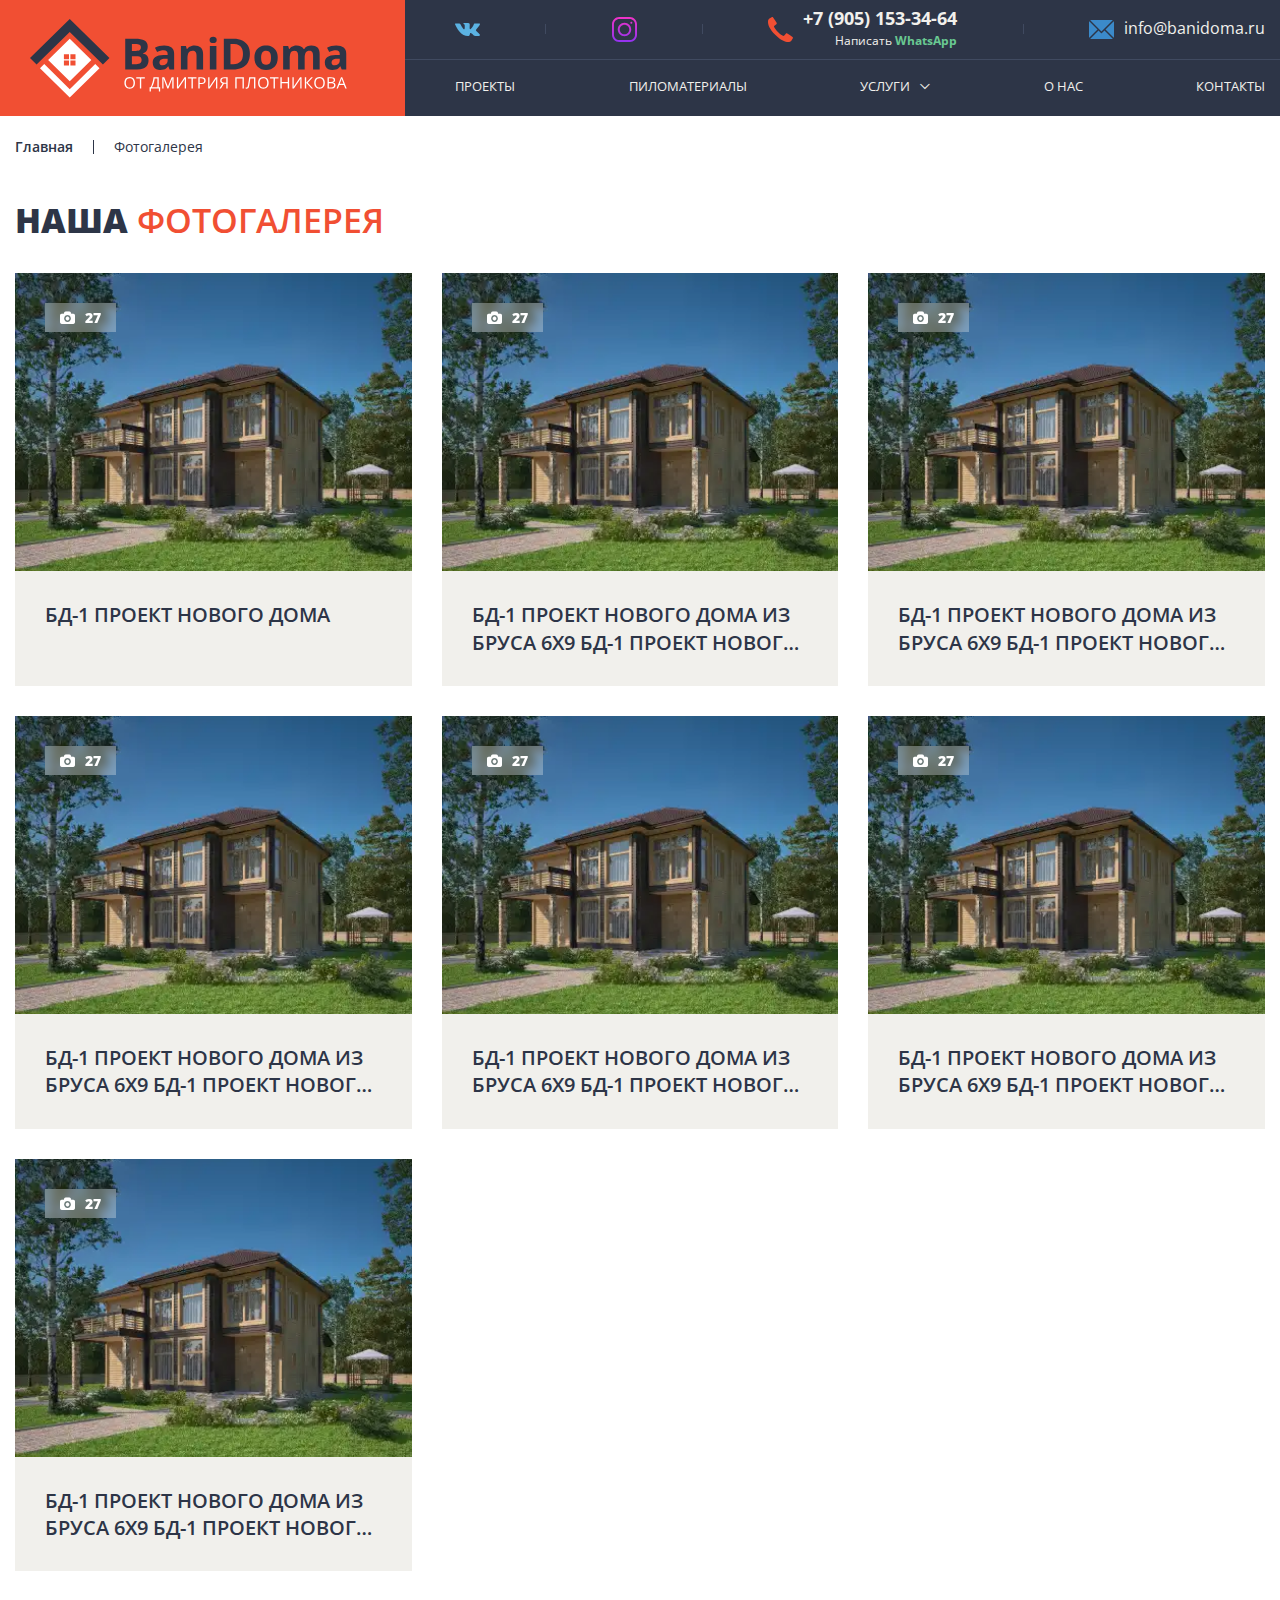
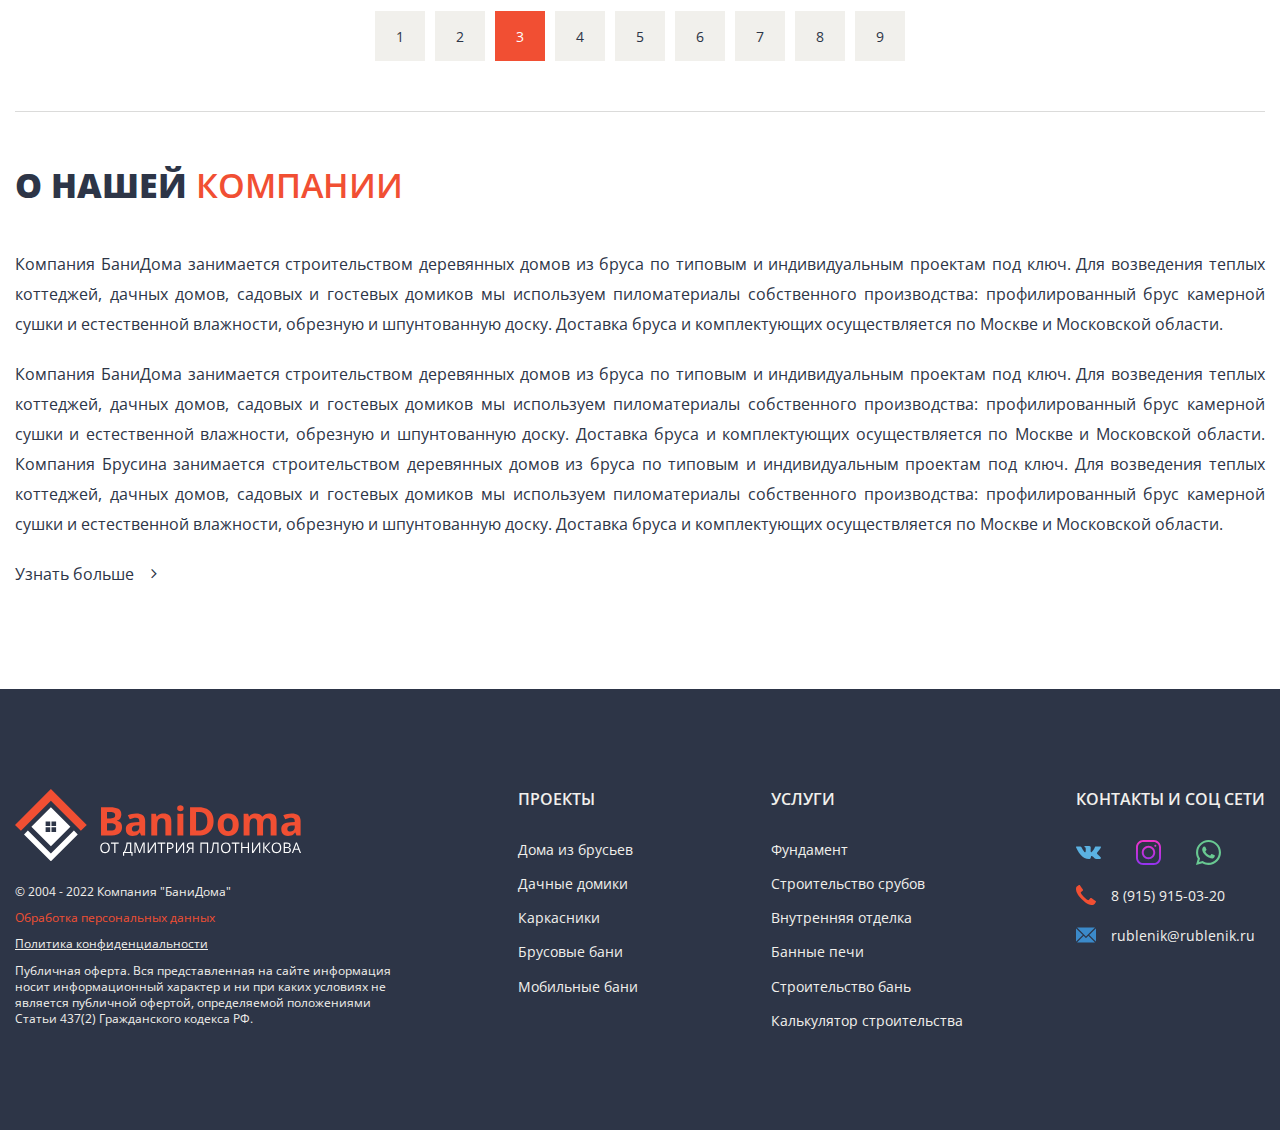
<file: photo-gallery.html>
<!DOCTYPE html><html lang="ru"><head><meta charset="UTF-8"><meta http-equiv="x-ua-compatible" content="ie=edge"><meta name="viewport" content="width=device-width,initial-scale=1,shrink-to-fit=no"><meta name="robots" content="index, follow"><meta name="google" content="notranslate"><meta name="format-detection" content="telephone=no"><meta name="description" content=""><title>Photo gallery</title><link rel="stylesheet" href="assets/plugins/swiper/swiper-bundle.min.css"><link rel="stylesheet" href="assets/css/icon-fonts/icon-fonts-style.min.css"><link rel="stylesheet" href="assets/css/style.min.css"></head><body><div class="wrapper"><header id="header" class="header"><div class="container"><div class="header__content"><div class="header__logo"><div class="logo"><a class="logo__link" href="#"><svg class="logo__mobile" width="80" height="79" viewBox="0 0 80 79" fill="none" xmlns="http://www.w3.org/2000/svg"><path fill-rule="evenodd" clip-rule="evenodd" d="M39.739 0L79.4781 38.9807L72.9105 45.4229L39.739 12.8845L6.56758 45.4229L0 38.9807L39.739 0Z" fill="#2D3547"/><path fill-rule="evenodd" clip-rule="evenodd" d="M9.97266 49.3064L14.2416 45.1189L39.7388 70.1295L65.236 45.1189L69.5049 49.3064L39.7388 78.5045L9.97266 49.3064Z" fill="white"/><path fill-rule="evenodd" clip-rule="evenodd" d="M61.3335 40.9776L39.739 19.7952L18.1445 40.9776L39.739 62.16L61.3335 40.9776ZM39.0094 35.2187H33.9011V40.2295H39.0094V35.2187ZM39.0094 41.5962H33.9011V46.607H39.0094V41.5962ZM40.4026 35.2187H45.511V40.2295H40.4026V35.2187ZM45.511 41.5962H40.4026V46.607H45.511V41.5962Z" fill="white"/></svg> <svg class="logo__desk" width="320" height="79" viewBox="0 0 320 79" fill="none" xmlns="http://www.w3.org/2000/svg"><path d="M95.2314 19.7305H105.013C109.198 19.7305 112.365 20.3069 114.515 21.4596C116.664 22.6124 117.739 24.6368 117.739 27.5328C117.739 28.6996 117.546 29.754 117.159 30.6959C116.786 31.6378 116.242 32.411 115.525 33.0155C114.808 33.62 113.934 34.0136 112.902 34.1963V34.4072C113.949 34.6181 114.894 34.9836 115.74 35.5037C116.586 36.0098 117.259 36.7549 117.761 37.739C118.277 38.709 118.535 40.0024 118.535 41.619C118.535 43.4888 118.069 45.0914 117.137 46.4269C116.206 47.7625 114.873 48.7887 113.139 49.5057C111.419 50.2086 109.37 50.56 106.991 50.56H95.2314V19.7305ZM101.896 31.94H105.765C107.7 31.94 109.04 31.6448 109.785 31.0543C110.53 30.4498 110.903 29.5642 110.903 28.3973C110.903 27.2165 110.459 26.373 109.57 25.8669C108.696 25.3467 107.306 25.0867 105.4 25.0867H101.896V31.94ZM101.896 37.1275V45.1617H106.238C108.245 45.1617 109.642 44.7821 110.43 44.023C111.218 43.2639 111.613 42.2446 111.613 40.9653C111.613 40.2062 111.441 39.5384 111.097 38.9621C110.753 38.3857 110.172 37.9358 109.355 37.6125C108.553 37.2891 107.442 37.1275 106.023 37.1275H101.896Z" fill="#2D3547"/><path d="M134.142 26.4995C137.367 26.4995 139.839 27.1883 141.559 28.566C143.278 29.9437 144.138 32.0384 144.138 34.85V50.56H139.559L138.291 47.3548H138.119C137.431 48.1983 136.729 48.8871 136.012 49.4213C135.296 49.9555 134.472 50.3492 133.54 50.6022C132.608 50.8553 131.476 50.9818 130.143 50.9818C128.725 50.9818 127.449 50.7147 126.317 50.1805C125.199 49.6463 124.318 48.8309 123.673 47.7343C123.028 46.6238 122.705 45.2179 122.705 43.5169C122.705 41.0145 123.601 39.1729 125.392 37.992C127.184 36.7971 129.871 36.1364 133.454 36.0098L137.624 35.8833V34.85C137.624 33.6129 137.295 32.7062 136.636 32.1298C135.976 31.5534 135.059 31.2652 133.884 31.2652C132.723 31.2652 131.584 31.4269 130.466 31.7502C129.348 32.0736 128.23 32.4812 127.112 32.9733L124.941 28.6293C126.216 27.9686 127.642 27.4484 129.219 27.0689C130.81 26.6893 132.451 26.4995 134.142 26.4995ZM137.624 39.6368L135.088 39.7212C132.967 39.7774 131.491 40.15 130.659 40.8388C129.842 41.5277 129.434 42.4344 129.434 43.5591C129.434 44.5431 129.728 45.2461 130.315 45.6678C130.903 46.0755 131.67 46.2793 132.616 46.2793C134.02 46.2793 135.202 45.8716 136.163 45.0563C137.137 44.2409 137.624 43.0811 137.624 41.5769V39.6368Z" fill="#2D3547"/><path d="M164.561 26.5417C167.126 26.5417 169.19 27.2305 170.752 28.6082C172.314 29.9719 173.095 32.1649 173.095 35.1874V50.56H166.539V36.7901C166.539 35.1031 166.223 33.8308 165.593 32.9733C164.976 32.1157 164.002 31.687 162.669 31.687C160.663 31.687 159.294 32.3547 158.563 33.6902C157.832 35.0258 157.467 36.9517 157.467 39.4681V50.56H150.91V26.9845H155.919L156.8 30H157.166C157.682 29.1846 158.319 28.5239 159.079 28.0178C159.853 27.5117 160.706 27.1391 161.637 26.9002C162.583 26.6612 163.558 26.5417 164.561 26.5417Z" fill="#2D3547"/><path d="M186.402 26.9845V50.56H179.846V26.9845H186.402ZM183.135 17.7483C184.109 17.7483 184.948 17.9732 185.65 18.4231C186.352 18.8589 186.703 19.6813 186.703 20.8903C186.703 22.0852 186.352 22.9147 185.65 23.3786C184.948 23.8284 184.109 24.0534 183.135 24.0534C182.146 24.0534 181.3 23.8284 180.598 23.3786C179.91 22.9147 179.566 22.0852 179.566 20.8903C179.566 19.6813 179.91 18.8589 180.598 18.4231C181.3 17.9732 182.146 17.7483 183.135 17.7483Z" fill="#2D3547"/><path d="M219.895 34.85C219.895 38.3224 219.215 41.2254 217.853 43.5591C216.506 45.8787 214.55 47.6289 211.984 48.8098C209.419 49.9766 206.33 50.56 202.719 50.56H193.819V19.7305H203.686C206.983 19.7305 209.842 20.3069 212.264 21.4596C214.686 22.5984 216.563 24.2924 217.896 26.5417C219.229 28.7769 219.895 31.5464 219.895 34.85ZM212.973 35.0187C212.973 32.7413 212.629 30.8716 211.941 29.4095C211.268 27.9334 210.264 26.8439 208.932 26.141C207.613 25.4381 205.979 25.0867 204.03 25.0867H200.483V45.1617H203.342C206.596 45.1617 209.01 44.3112 210.587 42.6101C212.178 40.9091 212.973 38.3786 212.973 35.0187Z" fill="#2D3547"/><path d="M247.735 38.7301C247.735 40.6982 247.462 42.4415 246.918 43.9597C246.387 45.478 245.606 46.7643 244.574 47.8187C243.557 48.859 242.324 49.6463 240.877 50.1805C239.444 50.7147 237.824 50.9818 236.018 50.9818C234.327 50.9818 232.772 50.7147 231.354 50.1805C229.949 49.6463 228.724 48.859 227.677 47.8187C226.646 46.7643 225.843 45.478 225.27 43.9597C224.711 42.4415 224.431 40.6982 224.431 38.7301C224.431 36.1153 224.904 33.9011 225.85 32.0876C226.796 30.2741 228.143 28.8964 229.892 27.9545C231.64 27.0126 233.725 26.5417 236.147 26.5417C238.398 26.5417 240.39 27.0126 242.124 27.9545C243.872 28.8964 245.241 30.2741 246.23 32.0876C247.233 33.9011 247.735 36.1153 247.735 38.7301ZM231.117 38.7301C231.117 40.2765 231.289 41.5769 231.633 42.6312C231.977 43.6856 232.514 44.4799 233.245 45.0141C233.976 45.5483 234.929 45.8154 236.104 45.8154C237.265 45.8154 238.204 45.5483 238.921 45.0141C239.652 44.4799 240.182 43.6856 240.511 42.6312C240.855 41.5769 241.027 40.2765 241.027 38.7301C241.027 37.1696 240.855 35.8763 240.511 34.85C240.182 33.8097 239.652 33.0295 238.921 32.5094C238.19 31.9892 237.237 31.7291 236.061 31.7291C234.327 31.7291 233.066 32.3125 232.278 33.4794C231.504 34.6462 231.117 36.3964 231.117 38.7301Z" fill="#2D3547"/><path d="M281.378 26.5417C284.101 26.5417 286.158 27.2305 287.548 28.6082C288.952 29.9719 289.655 32.1649 289.655 35.1874V50.56H283.076V36.7901C283.076 35.1031 282.783 33.8308 282.195 32.9733C281.607 32.1157 280.697 31.687 279.465 31.687C277.731 31.687 276.498 32.2985 275.767 33.5215C275.036 34.7305 274.671 36.4667 274.671 38.7301V50.56H268.114V36.7901C268.114 35.6654 267.985 34.7235 267.727 33.9644C267.469 33.2052 267.075 32.6359 266.545 32.2563C266.015 31.8767 265.334 31.687 264.503 31.687C263.284 31.687 262.324 31.9892 261.622 32.5937C260.934 33.1842 260.44 34.0628 260.139 35.2296C259.852 36.3824 259.709 37.7952 259.709 39.4681V50.56H253.152V26.9845H258.161L259.042 30H259.408C259.895 29.1846 260.504 28.5239 261.235 28.0178C261.98 27.5117 262.797 27.1391 263.686 26.9002C264.574 26.6612 265.477 26.5417 266.394 26.5417C268.157 26.5417 269.648 26.8228 270.866 27.3852C272.098 27.9475 273.044 28.8191 273.704 30H274.284C275.001 28.791 276.011 27.9123 277.315 27.3641C278.634 26.8158 279.988 26.5417 281.378 26.5417Z" fill="#2D3547"/><path d="M306.251 26.4995C309.475 26.4995 311.948 27.1883 313.667 28.566C315.387 29.9437 316.247 32.0384 316.247 34.85V50.56H311.668L310.4 47.3548H310.228C309.54 48.1983 308.838 48.8871 308.121 49.4213C307.404 49.9555 306.58 50.3492 305.649 50.6022C304.717 50.8553 303.585 50.9818 302.252 50.9818C300.833 50.9818 299.558 50.7147 298.426 50.1805C297.308 49.6463 296.426 48.8309 295.781 47.7343C295.137 46.6238 294.814 45.2179 294.814 43.5169C294.814 41.0145 295.71 39.1729 297.501 37.992C299.293 36.7971 301.98 36.1364 305.563 36.0098L309.733 35.8833V34.85C309.733 33.6129 309.404 32.7062 308.744 32.1298C308.085 31.5534 307.168 31.2652 305.993 31.2652C304.832 31.2652 303.693 31.4269 302.575 31.7502C301.457 32.0736 300.339 32.4812 299.221 32.9733L297.05 28.6293C298.325 27.9686 299.751 27.4484 301.328 27.0689C302.919 26.6893 304.56 26.4995 306.251 26.4995ZM309.733 39.6368L307.197 39.7212C305.076 39.7774 303.599 40.15 302.768 40.8388C301.951 41.5277 301.543 42.4344 301.543 43.5591C301.543 44.5431 301.837 45.2461 302.424 45.6678C303.012 46.0755 303.779 46.2793 304.724 46.2793C306.129 46.2793 307.311 45.8716 308.271 45.0563C309.246 44.2409 309.733 43.0811 309.733 41.5769V39.6368Z" fill="#2D3547"/><path d="M104.969 63.865C104.969 64.7342 104.856 65.5263 104.631 66.2412C104.405 66.951 104.07 67.563 103.624 68.0773C103.184 68.5865 102.636 68.98 101.98 69.2577C101.325 69.5354 100.564 69.6743 99.6993 69.6743C98.808 69.6743 98.0294 69.5354 97.3635 69.2577C96.7028 68.98 96.1523 68.584 95.7118 68.0696C95.2766 67.5553 94.9489 66.9407 94.7287 66.2258C94.5137 65.5109 94.4062 64.7188 94.4062 63.8496C94.4062 62.6975 94.6003 61.6869 94.9883 60.8177C95.3763 59.9485 95.9635 59.2721 96.75 58.7887C97.5417 58.3052 98.5327 58.0635 99.7229 58.0635C100.861 58.0635 101.818 58.3026 102.594 58.781C103.375 59.2593 103.965 59.933 104.363 60.8022C104.767 61.6663 104.969 62.6872 104.969 63.865ZM95.8141 63.865C95.8141 64.8217 95.953 65.6497 96.2309 66.3492C96.5088 67.0487 96.9335 67.5887 97.505 67.9693C98.0818 68.3499 98.8132 68.5402 99.6993 68.5402C100.591 68.5402 101.32 68.3499 101.886 67.9693C102.457 67.5887 102.879 67.0487 103.152 66.3492C103.425 65.6497 103.561 64.8217 103.561 63.865C103.561 62.4095 103.249 61.2729 102.625 60.4551C102.006 59.6322 101.039 59.2207 99.7229 59.2207C98.8316 59.2207 98.0975 59.4084 97.5208 59.7839C96.944 60.1593 96.5141 60.6942 96.2309 61.3886C95.953 62.0778 95.8141 62.9033 95.8141 63.865Z" fill="white"/><path d="M111.225 69.52H109.88V59.3981H106.262V58.2409H114.827V59.3981H111.225V69.52Z" fill="white"/><path d="M128.732 58.2409V68.3474H130.148V72.4671H128.866V69.52H120.875V72.4671H119.593V68.3474H120.474C120.867 67.689 121.234 66.951 121.575 66.1332C121.921 65.3103 122.228 64.4514 122.495 63.5564C122.768 62.6564 122.988 61.7537 123.156 60.8485C123.329 59.9433 123.439 59.0741 123.486 58.2409H128.732ZM127.403 59.4213H124.666C124.619 60.059 124.514 60.7714 124.352 61.5583C124.189 62.3401 123.979 63.1424 123.722 63.9653C123.471 64.7882 123.188 65.5777 122.873 66.3338C122.564 67.0898 122.236 67.761 121.89 68.3474H127.403V59.4213Z" fill="white"/><path d="M137.317 69.52L133.455 59.537H133.392C133.413 59.7479 133.431 60.005 133.447 60.3085C133.463 60.6119 133.476 60.9437 133.486 61.3037C133.497 61.6586 133.502 62.0212 133.502 62.3915V69.52H132.26V58.2409H134.242L137.883 67.6222H137.938L141.635 58.2409H143.601V69.52H142.279V62.2989C142.279 61.9646 142.285 61.6303 142.295 61.296C142.306 60.9565 142.319 60.6377 142.335 60.3394C142.35 60.0359 142.366 59.7736 142.382 59.5524H142.319L138.41 69.52H137.317Z" fill="white"/><path d="M146.924 58.2409H148.174V64.76C148.174 65.0068 148.171 65.2769 148.166 65.57C148.161 65.858 148.153 66.1409 148.143 66.4187C148.132 66.6964 148.119 66.9484 148.103 67.1747C148.093 67.401 148.082 67.5759 148.072 67.6993H148.135L154.537 58.2409H156.008V69.52H154.757V63.0781C154.757 62.8055 154.762 62.5175 154.773 62.2141C154.783 61.9055 154.794 61.6072 154.804 61.3191C154.82 61.0311 154.836 60.774 154.851 60.5477C154.867 60.3162 154.878 60.1388 154.883 60.0153H154.812L148.402 69.52H146.924V58.2409Z" fill="white"/><path d="M162.838 69.52H161.493V59.3981H157.875V58.2409H166.44V59.3981H162.838V69.52Z" fill="white"/><path d="M171.344 58.2409C172.828 58.2409 173.91 58.5264 174.592 59.0973C175.279 59.663 175.622 60.4757 175.622 61.5352C175.622 62.0135 175.541 62.4687 175.379 62.9007C175.221 63.3276 174.964 63.7056 174.608 64.0348C174.251 64.3588 173.782 64.616 173.2 64.8063C172.623 64.9914 171.915 65.084 171.076 65.084H169.676V69.52H168.339V58.2409H171.344ZM171.218 59.3596H169.676V63.9576H170.927C171.661 63.9576 172.272 63.8805 172.76 63.7262C173.252 63.5719 173.622 63.3224 173.868 62.9778C174.115 62.6281 174.238 62.1652 174.238 61.5892C174.238 60.8382 173.994 60.2802 173.507 59.915C173.019 59.5447 172.256 59.3596 171.218 59.3596Z" fill="white"/><path d="M178.206 58.2409H179.456V64.76C179.456 65.0068 179.454 65.2769 179.449 65.57C179.443 65.858 179.435 66.1409 179.425 66.4187C179.414 66.6964 179.401 66.9484 179.386 67.1747C179.375 67.401 179.365 67.5759 179.354 67.6993H179.417L185.819 58.2409H187.29V69.52H186.039V63.0781C186.039 62.8055 186.045 62.5175 186.055 62.2141C186.066 61.9055 186.076 61.6072 186.087 61.3191C186.102 61.0311 186.118 60.774 186.134 60.5477C186.149 60.3162 186.16 60.1388 186.165 60.0153H186.094L179.684 69.52H178.206V58.2409Z" fill="white"/><path d="M193.932 64.8063L190.943 69.52H189.378L192.595 64.5671C192.175 64.4385 191.782 64.2559 191.415 64.0193C191.053 63.7776 190.759 63.4459 190.534 63.0241C190.314 62.6024 190.204 62.0623 190.204 61.404C190.204 60.3754 190.56 59.591 191.273 59.051C191.992 58.5109 193.059 58.2409 194.474 58.2409H197.628V69.52H196.291V64.8063H193.932ZM196.291 59.3596H194.521C193.887 59.3596 193.35 59.4316 192.909 59.5756C192.474 59.7196 192.144 59.9459 191.918 60.2545C191.693 60.5631 191.58 60.9668 191.58 61.4657C191.58 62.1806 191.821 62.731 192.304 63.1167C192.786 63.4973 193.523 63.6876 194.514 63.6876H196.291V59.3596Z" fill="white"/><path d="M205.288 69.52V58.2409H213.853V69.52H212.532V59.3981H206.625V69.52H205.288Z" fill="white"/><path d="M225.363 69.52H224.026V59.3981H220.298C220.225 59.9742 220.146 60.5759 220.062 61.2034C219.979 61.8309 219.892 62.4558 219.803 63.0781C219.714 63.7005 219.625 64.2894 219.535 64.8448C219.446 65.4003 219.357 65.894 219.268 66.3261C219.132 67.041 218.961 67.6505 218.757 68.1545C218.558 68.6534 218.29 69.0366 217.955 69.304C217.624 69.5663 217.186 69.6975 216.641 69.6975C216.458 69.6975 216.274 69.6795 216.091 69.6435C215.912 69.6075 215.755 69.5637 215.619 69.5123V68.4091C215.739 68.4605 215.873 68.5042 216.02 68.5402C216.172 68.5762 216.332 68.5942 216.5 68.5942C216.83 68.5942 217.089 68.4657 217.278 68.2085C217.472 67.9462 217.624 67.6145 217.734 67.2133C217.85 66.8121 217.949 66.4007 218.033 65.9789C218.101 65.6292 218.18 65.1868 218.269 64.652C218.358 64.1171 218.453 63.5102 218.552 62.8313C218.652 62.1472 218.754 61.4169 218.859 60.6402C218.969 59.8636 219.077 59.0638 219.182 58.2409H225.363V69.52Z" fill="white"/><path d="M238.643 63.865C238.643 64.7342 238.53 65.5263 238.305 66.2412C238.079 66.951 237.744 67.563 237.298 68.0773C236.858 68.5865 236.31 68.98 235.654 69.2577C234.999 69.5354 234.239 69.6743 233.374 69.6743C232.482 69.6743 231.704 69.5354 231.038 69.2577C230.377 68.98 229.827 68.584 229.386 68.0696C228.951 67.5553 228.623 66.9407 228.403 66.2258C228.188 65.5109 228.081 64.7188 228.081 63.8496C228.081 62.6975 228.275 61.6869 228.663 60.8177C229.051 59.9485 229.638 59.2721 230.424 58.7887C231.216 58.3052 232.207 58.0635 233.397 58.0635C234.535 58.0635 235.492 58.3026 236.268 58.781C237.049 59.2593 237.639 59.933 238.038 60.8022C238.441 61.6663 238.643 62.6872 238.643 63.865ZM229.488 63.865C229.488 64.8217 229.627 65.6497 229.905 66.3492C230.183 67.0487 230.608 67.5887 231.179 67.9693C231.756 68.3499 232.488 68.5402 233.374 68.5402C234.265 68.5402 234.994 68.3499 235.56 67.9693C236.132 67.5887 236.554 67.0487 236.826 66.3492C237.099 65.6497 237.235 64.8217 237.235 63.865C237.235 62.4095 236.923 61.2729 236.299 60.4551C235.681 59.6322 234.713 59.2207 233.397 59.2207C232.506 59.2207 231.772 59.4084 231.195 59.7839C230.618 60.1593 230.188 60.6942 229.905 61.3886C229.627 62.0778 229.488 62.9033 229.488 63.865Z" fill="white"/><path d="M244.9 69.52H243.555V59.3981H239.937V58.2409H248.502V59.3981H244.9V69.52Z" fill="white"/><path d="M259.115 69.52H257.778V64.2045H251.738V69.52H250.401V58.2409H251.738V63.0473H257.778V58.2409H259.115V69.52Z" fill="white"/><path d="M262.454 58.2409H263.704V64.76C263.704 65.0068 263.702 65.2769 263.696 65.57C263.691 65.858 263.683 66.1409 263.673 66.4187C263.662 66.6964 263.649 66.9484 263.633 67.1747C263.623 67.401 263.613 67.5759 263.602 67.6993H263.665L270.067 58.2409H271.538V69.52H270.287V63.0781C270.287 62.8055 270.292 62.5175 270.303 62.2141C270.313 61.9055 270.324 61.6072 270.334 61.3191C270.35 61.0311 270.366 60.774 270.382 60.5477C270.397 60.3162 270.408 60.1388 270.413 60.0153H270.342L263.932 69.52H262.454V58.2409Z" fill="white"/><path d="M283.079 69.52H281.459L276.174 63.7956V69.52H274.837V58.2409H276.174V63.703L281.326 58.2409H282.859L277.771 63.7185L283.079 69.52Z" fill="white"/><path d="M294.802 63.865C294.802 64.7342 294.689 65.5263 294.464 66.2412C294.238 66.951 293.903 67.563 293.457 68.0773C293.017 68.5865 292.469 68.98 291.813 69.2577C291.158 69.5354 290.398 69.6743 289.532 69.6743C288.641 69.6743 287.862 69.5354 287.197 69.2577C286.536 68.98 285.985 68.584 285.545 68.0696C285.11 67.5553 284.782 66.9407 284.562 66.2258C284.347 65.5109 284.239 64.7188 284.239 63.8496C284.239 62.6975 284.433 61.6869 284.821 60.8177C285.209 59.9485 285.797 59.2721 286.583 58.7887C287.375 58.3052 288.366 58.0635 289.556 58.0635C290.694 58.0635 291.651 58.3026 292.427 58.781C293.208 59.2593 293.798 59.933 294.196 60.8022C294.6 61.6663 294.802 62.6872 294.802 63.865ZM285.647 63.865C285.647 64.8217 285.786 65.6497 286.064 66.3492C286.342 67.0487 286.767 67.5887 287.338 67.9693C287.915 68.3499 288.646 68.5402 289.532 68.5402C290.424 68.5402 291.153 68.3499 291.719 67.9693C292.29 67.5887 292.712 67.0487 292.985 66.3492C293.258 65.6497 293.394 64.8217 293.394 63.865C293.394 62.4095 293.082 61.2729 292.458 60.4551C291.839 59.6322 290.872 59.2207 289.556 59.2207C288.665 59.2207 287.931 59.4084 287.354 59.7839C286.777 60.1593 286.347 60.6942 286.064 61.3886C285.786 62.0778 285.647 62.9033 285.647 63.865Z" fill="white"/><path d="M297.527 58.2409H300.783C302.22 58.2409 303.3 58.4518 304.023 58.8735C304.747 59.2953 305.109 60.0128 305.109 61.026C305.109 61.4632 305.022 61.8566 304.849 62.2063C304.681 62.5509 304.435 62.8364 304.11 63.0627C303.785 63.289 303.384 63.4459 302.907 63.5333V63.6104C303.41 63.6876 303.856 63.829 304.244 64.0348C304.632 64.2405 304.936 64.5285 305.156 64.8988C305.376 65.2691 305.486 65.7397 305.486 66.3106C305.486 67.005 305.321 67.5913 304.991 68.0696C304.666 68.5479 304.204 68.9105 303.607 69.1574C303.009 69.3992 302.301 69.52 301.483 69.52H297.527V58.2409ZM298.864 63.0781H301.066C302.068 63.0781 302.76 62.9161 303.143 62.5921C303.531 62.2681 303.725 61.7949 303.725 61.1726C303.725 60.5297 303.494 60.0668 303.032 59.7839C302.576 59.501 301.847 59.3596 300.846 59.3596H298.864V63.0781ZM298.864 64.1813V68.4014H301.255C302.277 68.4014 303.001 68.2059 303.426 67.815C303.85 67.419 304.063 66.8867 304.063 66.2181C304.063 65.7912 303.966 65.426 303.772 65.1226C303.583 64.8191 303.274 64.5877 302.844 64.4282C302.419 64.2636 301.85 64.1813 301.137 64.1813H298.864Z" fill="white"/><path d="M315.313 69.52L313.898 65.9403H309.289L307.881 69.52H306.528L311.027 58.1946H312.23L316.698 69.52H315.313ZM313.497 64.7754L312.152 61.2188C312.12 61.1263 312.068 60.9745 311.994 60.7637C311.926 60.5528 311.855 60.3342 311.782 60.1079C311.709 59.8816 311.648 59.699 311.601 59.5602C311.549 59.771 311.491 59.9819 311.428 60.1928C311.37 60.3985 311.313 60.5914 311.255 60.7714C311.197 60.9463 311.148 61.0954 311.106 61.2188L309.737 64.7754H313.497Z" fill="white"/><path fill-rule="evenodd" clip-rule="evenodd" d="M39.739 0L79.4781 38.9807L72.9105 45.4229L39.739 12.8845L6.56758 45.4229L0 38.9807L39.739 0Z" fill="#2D3547"/><path fill-rule="evenodd" clip-rule="evenodd" d="M9.97266 49.3064L14.2416 45.1189L39.7388 70.1295L65.236 45.1189L69.5049 49.3064L39.7388 78.5045L9.97266 49.3064Z" fill="white"/><path fill-rule="evenodd" clip-rule="evenodd" d="M61.3335 40.9776L39.739 19.7952L18.1445 40.9776L39.739 62.16L61.3335 40.9776ZM39.0094 35.2187H33.9011V40.2295H39.0094V35.2187ZM39.0094 41.5962H33.9011V46.607H39.0094V41.5962ZM40.4026 35.2187H45.511V40.2295H40.4026V35.2187ZM45.511 41.5962H40.4026V46.607H45.511V41.5962Z" fill="white"/></svg></a></div></div><div class="header__right"><div class="header__social social"><ul class="social__list"><li class="social__item"><a class="social__link" href="#" target="_blank"><svg class="social__icon" width="25" height="25" viewBox="0 0 25 25" fill="none" xmlns="http://www.w3.org/2000/svg"><path d="M5.48315 7.34192C6.18108 8.90203 7.06561 10.373 8.23061 11.6934C8.38512 11.8692 8.5799 12.0254 8.78508 12.1526C9.08478 12.3389 9.36755 12.2734 9.48941 11.9631C9.6183 11.6374 9.73658 10.9775 9.74361 10.6355C9.76285 9.74196 9.74074 9.15636 9.6877 8.26392C9.65332 7.69232 9.42883 7.19043 8.49996 7.03894C8.2131 6.99197 8.18645 6.77824 8.37075 6.56504C8.75441 6.12116 9.28889 6.05042 9.86848 6.02242C10.8078 5.97649 11.7506 6.01398 12.6911 6.02242C13.0742 6.0256 13.4596 6.05354 13.8369 6.12798C14.329 6.2251 14.5925 6.53756 14.6736 6.97242C14.7156 7.19673 14.7372 7.42735 14.7313 7.65432C14.7069 8.62965 14.655 9.60447 14.6427 10.5793C14.6375 10.9619 14.6683 11.3541 14.7588 11.7267C14.8853 12.246 15.2759 12.3764 15.6754 12.0012C16.1826 11.5246 16.6299 10.9883 17.0496 10.4437C17.8123 9.45304 18.3819 8.36584 18.8723 7.24486C19.1259 6.66643 19.3201 6.5408 20.0075 6.53924C21.2996 6.53658 22.5917 6.53554 23.8838 6.53924C24.113 6.54028 24.3526 6.55983 24.5689 6.62213C24.9199 6.72347 25.0593 6.9826 24.977 7.31143C24.7852 8.082 24.3252 8.73695 23.8325 9.36662C23.0418 10.3768 22.2133 11.3627 21.404 12.3612C21.3008 12.4884 21.2099 12.6241 21.1253 12.7618C20.8227 13.2568 20.8437 13.5344 21.2851 13.9466C21.9877 14.6027 22.7398 15.2164 23.4203 15.8904C23.9147 16.3807 24.3724 16.9127 24.7643 17.4727C25.2599 18.1809 24.9537 18.848 24.0278 18.9668C23.4454 19.0412 20.6001 18.9674 20.4531 18.9668C19.6881 18.9637 19.0176 18.7235 18.4776 18.2532C17.877 17.7297 17.3313 17.1555 16.7546 16.6092C16.5809 16.4445 16.3954 16.2867 16.1955 16.149C15.7237 15.8233 15.2608 15.8956 15.0404 16.397C14.8521 16.8277 14.6894 17.9587 14.6818 18.0553C14.6421 18.5604 14.287 18.8823 13.6619 18.9135C11.8574 19.0021 10.1087 18.82 8.47963 18.03C7.09891 17.3607 5.99634 16.4144 5.04127 15.3109C3.52411 13.558 2.32576 11.6313 1.2317 9.64791C1.17578 9.54651 0.067659 7.41214 0.0378808 7.31132C-0.0611032 6.97375 0.031235 6.65128 0.346335 6.54028C0.542769 6.4711 4.19629 6.54005 4.25706 6.543C4.84004 6.57157 5.23757 6.79421 5.48315 7.34192Z" fill="#5BB2E2"/></svg></a></li><li class="social__item social__item_line"></li><li class="social__item"><a class="social__link" href="#" target="_blank"><svg class="social__icon" width="25" height="25" viewBox="0 0 25 25" fill="none" xmlns="http://www.w3.org/2000/svg"><path d="M17.7379 0H7.26211C3.25776 0 0 3.25776 0 7.26211V17.7379C0 21.7422 3.25776 25 7.26211 25H17.7379C21.7422 25 25 21.7422 25 17.7379V7.26211C25 3.25776 21.7422 0 17.7379 0ZM23.0469 17.7379C23.0469 20.6653 20.6653 23.0469 17.7379 23.0469H7.26211C4.33472 23.0469 1.95312 20.6653 1.95312 17.7379V7.26211C1.95312 4.33472 4.33472 1.95312 7.26211 1.95312H17.7379C20.6653 1.95312 23.0469 4.33472 23.0469 7.26211V17.7379Z" fill="url(#paint0_linear_1_2432)"/><path d="M12.5 5.76172C8.78447 5.76172 5.76172 8.78447 5.76172 12.5C5.76172 16.2155 8.78447 19.2383 12.5 19.2383C16.2155 19.2383 19.2383 16.2155 19.2383 12.5C19.2383 8.78447 16.2155 5.76172 12.5 5.76172ZM12.5 17.2852C9.86147 17.2852 7.71484 15.1385 7.71484 12.5C7.71484 9.86147 9.86147 7.71484 12.5 7.71484C15.1385 7.71484 17.2852 9.86147 17.2852 12.5C17.2852 15.1385 15.1385 17.2852 12.5 17.2852Z" fill="url(#paint1_linear_1_2432)"/><path d="M19.3359 6.64062C19.8753 6.64062 20.3125 6.2034 20.3125 5.66406C20.3125 5.12472 19.8753 4.6875 19.3359 4.6875C18.7966 4.6875 18.3594 5.12472 18.3594 5.66406C18.3594 6.2034 18.7966 6.64062 19.3359 6.64062Z" fill="url(#paint2_linear_1_2432)"/><defs><linearGradient id="paint0_linear_1_2432" x1="12.5" y1="0" x2="12.5" y2="25" gradientUnits="userSpaceOnUse"><stop stop-color="#F133C7"/><stop offset="1" stop-color="#9233F1"/></linearGradient><linearGradient id="paint1_linear_1_2432" x1="12.5" y1="0" x2="12.5" y2="25" gradientUnits="userSpaceOnUse"><stop stop-color="#F133C7"/><stop offset="1" stop-color="#9233F1"/></linearGradient><linearGradient id="paint2_linear_1_2432" x1="12.5" y1="0" x2="12.5" y2="25" gradientUnits="userSpaceOnUse"><stop stop-color="#F133C7"/><stop offset="1" stop-color="#9233F1"/></linearGradient></defs></svg></a></li><li class="social__item social__item_line"></li><li class="social__item social__item_tel"><div class="social__link"><svg class="social__icon social__icon_phone" width="25" height="25" viewBox="0 0 25 25" fill="none" xmlns="http://www.w3.org/2000/svg"><path d="M24.5139 19.879L21.7424 18.0312L19.2786 16.389C18.8031 16.0726 18.1641 16.1764 17.8131 16.6269L16.2885 18.5868C15.961 19.0121 15.3719 19.1343 14.9023 18.8743C13.8679 18.2989 12.6446 17.7571 9.94548 15.0545C7.24639 12.352 6.70113 11.1322 6.12569 10.0977C5.86569 9.62808 5.9879 9.03897 6.41319 8.71153L8.37308 7.18699C8.82362 6.83601 8.92738 6.19701 8.61102 5.72148L7.01924 3.33356L5.12097 0.486129C4.79788 0.00146584 4.15111 -0.144041 3.6516 0.155517L1.46236 1.46888C0.870719 1.81746 0.435812 2.38035 0.247728 3.04084C-0.350948 5.22358 -0.47165 10.0386 7.24507 17.7553C14.9618 25.4721 19.7764 25.351 21.9591 24.7522C22.6196 24.5642 23.1825 24.1293 23.5311 23.5376L24.8444 21.3484C25.1441 20.8489 24.9985 20.2021 24.5139 19.879Z" fill="#F14F33"/></svg><div class="social-phone"><a class="social-phone__tel" href="tel:+79051533464">+7 (905) 153-34-64</a> <a class="social-phone__text" href="https://wa.me/+79051533464" target="_blank"><span>Написать</span> <span class="social-phone__whatsapp">WhatsApp</span></a></div></div></li><li class="social__item social__item_line social__item_last-line"></li><li class="social__item social__item_mail"><a class="social__link" href="mailto:info@banidoma.ru"><svg class="social__icon social__icon_mail" width="25" height="25" viewBox="0 0 25 25" fill="none" xmlns="http://www.w3.org/2000/svg"><path d="M22.8027 2.97852H2.19722C1.85898 2.97852 1.54233 3.06167 1.25586 3.19873L12.4511 14.394L14.9604 11.9825C14.9604 11.9825 14.9605 11.9823 14.9606 11.9822C14.9606 11.9821 14.9608 11.982 14.9608 11.982L23.7444 3.19893C23.4579 3.06177 23.141 2.97852 22.8027 2.97852Z" fill="#3B8ACA"/><path d="M24.7799 4.23486L16.5142 12.5002L24.7796 20.7657C24.9167 20.4792 24.9999 20.1625 24.9999 19.8243V5.17588C24.9999 4.83784 24.9169 4.52124 24.7799 4.23486Z" fill="#3B8ACA"/><path d="M0.220215 4.23438C0.0831543 4.52085 0 4.8375 0 5.17573V19.8242C0 20.1622 0.0830566 20.4789 0.22002 20.7653L8.48579 12.5L0.220215 4.23438Z" fill="#3B8ACA"/><path d="M15.4784 13.5357L12.9688 15.9475C12.8258 16.0906 12.6384 16.1621 12.451 16.1621C12.2637 16.1621 12.0762 16.0906 11.9332 15.9475L9.52129 13.5356L1.25537 21.801C1.54189 21.9382 1.85874 22.0214 2.19707 22.0214H22.8025C23.1408 22.0214 23.4574 21.9383 23.7439 21.8012L15.4784 13.5357Z" fill="#3B8ACA"/></svg><div class="social__mail">info@banidoma.ru</div></a></li></ul></div><nav class="header__menu menu"><button class="menu__burger icon-menu-bureger" type="button"></button><div class="menu__wrapper"><ul class="menu__list"><li class="menu__item"><a class="menu__link" href="#">проекты</a></li><li class="menu__item"><a class="menu__link" href="#">пиломатериалы</a></li><li class="menu__item" data-tab-menu="main" data-tab-menu-screen="mobile"><div class="menu__link menu__link_sub icon-arrow-3" data-tab-menu="button">услуги</div><nav class="menu__submenu menu-submenu" data-tab-menu="body"><ul class="menu-submenu__list"><li class="menu-submenu__item"><a class="menu-submenu__link" href="#">фундаментные работы</a></li><li class="menu-submenu__item"><a class="menu-submenu__link" href="#">сборка сруба</a></li><li class="menu-submenu__item"><a class="menu-submenu__link" href="#">черновая отделка</a></li><li class="menu-submenu__item"><a class="menu-submenu__link" href="#">чистовая отделка</a></li></ul></nav></li><li class="menu__item"><a class="menu__link" href="#">о нас</a></li><li class="menu__item"><a class="menu__link" href="#">контакты</a></li></ul></div></nav></div></div></div></header><main class="content"><div class="photo-gallery"><div class="container"><div class="photo-gallery__crumbs crumbs"><div class="crumbs__wrapper"><a class="crumbs__link" href="index.html">Главная</a><div class="crumbs__line"></div><span class="crumbs__link active">Фотогалерея</span></div></div><h3 class="photo-gallery__title title">Наша <span>Фотогалерея</span></h3><div class="photo-gallery__row"><div class="photo-gallery__col"><div class="card"><a class="card__image" href="#"><picture class="image"><source srcset="./assets/images/card/image_01.webp" type="image/webp"><img src="./assets/images/card/image_01.png" alt="House"></picture></a><div class="card__info card__info_height-auto"><a class="card__title" href="#">БД-1 Проект нового дома</a></div><div class="card__embed"><span class="card__embed-gallery icon-photo">27</span></div></div></div><div class="photo-gallery__col"><div class="card"><a class="card__image" href="#"><picture class="image"><source srcset="./assets/images/card/image_01.webp" type="image/webp"><img src="./assets/images/card/image_01.png" alt="House"></picture></a><div class="card__info card__info_height-auto"><a class="card__title" href="#">БД-1 Проект нового дома из бруса 6х9 БД-1 Проект нового дома из бруса 6х9 БД-1 Проект нового дома из бруса 6х9</a></div><div class="card__embed"><span class="card__embed-gallery icon-photo">27</span></div></div></div><div class="photo-gallery__col"><div class="card"><a class="card__image" href="#"><picture class="image"><source srcset="./assets/images/card/image_01.webp" type="image/webp"><img src="./assets/images/card/image_01.png" alt="House"></picture></a><div class="card__info card__info_height-auto"><a class="card__title" href="#">БД-1 Проект нового дома из бруса 6х9 БД-1 Проект нового дома из бруса 6х9 БД-1 Проект нового дома из бруса 6х9</a></div><div class="card__embed"><span class="card__embed-gallery icon-photo">27</span></div></div></div><div class="photo-gallery__col"><div class="card"><a class="card__image" href="#"><picture class="image"><source srcset="./assets/images/card/image_01.webp" type="image/webp"><img src="./assets/images/card/image_01.png" alt="House"></picture></a><div class="card__info card__info_height-auto"><a class="card__title" href="#">БД-1 Проект нового дома из бруса 6х9 БД-1 Проект нового дома из бруса 6х9 БД-1 Проект нового дома из бруса 6х9</a></div><div class="card__embed"><span class="card__embed-gallery icon-photo">27</span></div></div></div><div class="photo-gallery__col"><div class="card"><a class="card__image" href="#"><picture class="image"><source srcset="./assets/images/card/image_01.webp" type="image/webp"><img src="./assets/images/card/image_01.png" alt="House"></picture></a><div class="card__info card__info_height-auto"><a class="card__title" href="#">БД-1 Проект нового дома из бруса 6х9 БД-1 Проект нового дома из бруса 6х9 БД-1 Проект нового дома из бруса 6х9</a></div><div class="card__embed"><span class="card__embed-gallery icon-photo">27</span></div></div></div><div class="photo-gallery__col"><div class="card"><a class="card__image" href="#"><picture class="image"><source srcset="./assets/images/card/image_01.webp" type="image/webp"><img src="./assets/images/card/image_01.png" alt="House"></picture></a><div class="card__info card__info_height-auto"><a class="card__title" href="#">БД-1 Проект нового дома из бруса 6х9 БД-1 Проект нового дома из бруса 6х9 БД-1 Проект нового дома из бруса 6х9</a></div><div class="card__embed"><span class="card__embed-gallery icon-photo">27</span></div></div></div><div class="photo-gallery__col"><div class="card"><a class="card__image" href="#"><picture class="image"><source srcset="./assets/images/card/image_01.webp" type="image/webp"><img src="./assets/images/card/image_01.png" alt="House"></picture></a><div class="card__info card__info_height-auto"><a class="card__title" href="#">БД-1 Проект нового дома из бруса 6х9 БД-1 Проект нового дома из бруса 6х9 БД-1 Проект нового дома из бруса 6х9</a></div><div class="card__embed"><span class="card__embed-gallery icon-photo">27</span></div></div></div></div><div class="photo-gallery__pagination pagination"><ul class="pagination__list"><li class="pagination__item"><a class="pagination__link" href="#">1</a></li><li class="pagination__item"><a class="pagination__link" href="#">2</a></li><li class="pagination__item"><a class="pagination__link active" href="#">3</a></li><li class="pagination__item"><a class="pagination__link" href="#">4</a></li><li class="pagination__item"><a class="pagination__link" href="#">5</a></li><li class="pagination__item"><a class="pagination__link" href="#">6</a></li><li class="pagination__item"><a class="pagination__link" href="#">7</a></li><li class="pagination__item"><a class="pagination__link" href="#">8</a></li><li class="pagination__item"><a class="pagination__link" href="#">9</a></li></ul></div><div class="photo-gallery__about-company about-company"><div class="about-company__container"><div class="about-company__info"><h3 class="about-company__title title">о нашей <span>компании</span></h3><div class="about-company__text"><span>Компания БаниДома занимается строительством деревянных домов из бруса по типовым и индивидуальным проектам под ключ. Для возведения теплых коттеджей, дачных домов, садовых и гостевых домиков мы используем пиломатериалы собственного производства: профилированный брус камерной сушки и естественной влажности, обрезную и шпунтованную доску. Доставка бруса и комплектующих осуществляется по Москве и Московской области.</span> <span>Компания БаниДома занимается строительством деревянных домов из бруса по типовым и индивидуальным проектам под ключ. Для возведения теплых коттеджей, дачных домов, садовых и гостевых домиков мы используем пиломатериалы собственного производства: профилированный брус камерной сушки и естественной влажности, обрезную и шпунтованную доску. Доставка бруса и комплектующих осуществляется по Москве и Московской области. Компания Брусина занимается строительством деревянных домов из бруса по типовым и индивидуальным проектам под ключ. Для возведения теплых коттеджей, дачных домов, садовых и гостевых домиков мы используем пиломатериалы собственного производства: профилированный брус камерной сушки и естественной влажности, обрезную и шпунтованную доску. Доставка бруса и комплектующих осуществляется по Москве и Московской области.</span></div><a class="about-company__link icon-arrow-5" href="#">Узнать больше</a></div></div></div></div></div></main><footer class="footer"><div class="container"><div class="footer__container"><div class="footer__copyright"><div class="footer__logo footer-logo"><a class="footer-logo__link" href="#"><svg width="298" height="75" viewBox="0 0 298 75" fill="none" xmlns="http://www.w3.org/2000/svg"><path d="M88.6836 18.7314H97.7925C101.69 18.7314 104.639 19.2786 106.641 20.373C108.643 21.4674 109.644 23.3893 109.644 26.1387C109.644 27.2464 109.464 28.2474 109.104 29.1416C108.757 30.0358 108.249 30.7699 107.582 31.3438C106.915 31.9176 106.101 32.2913 105.14 32.4648V32.665C106.114 32.8652 106.995 33.2122 107.782 33.7061C108.57 34.1865 109.197 34.8939 109.664 35.8281C110.145 36.749 110.385 37.9769 110.385 39.5117C110.385 41.2868 109.951 42.8083 109.083 44.0762C108.216 45.3441 106.975 46.3184 105.36 46.999C103.758 47.6663 101.85 48 99.6343 48H88.6836V18.7314ZM94.8896 30.3228H98.4932C100.295 30.3228 101.543 30.0425 102.237 29.4819C102.931 28.908 103.278 28.0672 103.278 26.9595C103.278 25.8384 102.864 25.0376 102.037 24.5571C101.222 24.0633 99.9279 23.8164 98.1528 23.8164H94.8896V30.3228ZM94.8896 35.2476V42.875H98.9336C100.802 42.875 102.103 42.5146 102.837 41.7939C103.571 41.0732 103.938 40.1056 103.938 38.8911C103.938 38.1704 103.778 37.5365 103.458 36.9893C103.138 36.4421 102.597 36.015 101.836 35.708C101.089 35.401 100.055 35.2476 98.7334 35.2476H94.8896Z" fill="#F14F33"/><path d="M124.919 25.1577C127.922 25.1577 130.224 25.8117 131.826 27.1196C133.427 28.4276 134.228 30.4162 134.228 33.0854V48H129.964L128.783 44.957H128.623C127.982 45.7578 127.328 46.4118 126.661 46.9189C125.993 47.4261 125.226 47.7998 124.358 48.04C123.491 48.2803 122.437 48.4004 121.195 48.4004C119.874 48.4004 118.686 48.1468 117.632 47.6396C116.591 47.1325 115.77 46.3584 115.169 45.3174C114.569 44.263 114.269 42.9284 114.269 41.3135C114.269 38.9378 115.103 37.1895 116.771 36.0684C118.439 34.9339 120.942 34.3066 124.278 34.1865L128.162 34.0664V33.0854C128.162 31.911 127.855 31.0501 127.241 30.5029C126.627 29.9557 125.773 29.6821 124.679 29.6821C123.598 29.6821 122.537 29.8356 121.496 30.1426C120.455 30.4495 119.414 30.8366 118.373 31.3037L116.351 27.1797C117.538 26.5524 118.866 26.0586 120.334 25.6982C121.816 25.3379 123.344 25.1577 124.919 25.1577ZM128.162 37.6299L125.8 37.71C123.825 37.7633 122.45 38.117 121.676 38.771C120.915 39.425 120.535 40.2858 120.535 41.3535C120.535 42.2878 120.808 42.9551 121.355 43.3555C121.903 43.7425 122.617 43.936 123.498 43.936C124.806 43.936 125.907 43.549 126.801 42.7749C127.708 42.0008 128.162 40.8997 128.162 39.4717V37.6299Z" fill="#F14F33"/><path d="M153.247 25.1978C155.636 25.1978 157.557 25.8517 159.012 27.1597C160.467 28.4543 161.194 30.5363 161.194 33.4058V48H155.088V34.9272C155.088 33.3257 154.795 32.1178 154.208 31.3037C153.634 30.4896 152.726 30.0825 151.485 30.0825C149.616 30.0825 148.342 30.7165 147.661 31.9844C146.98 33.2523 146.64 35.0807 146.64 37.4697V48H140.534V25.6182H145.199L146.02 28.481H146.36C146.84 27.7069 147.434 27.0796 148.142 26.5991C148.862 26.1187 149.656 25.765 150.524 25.5381C151.405 25.3112 152.312 25.1978 153.247 25.1978Z" fill="#F14F33"/><path d="M173.586 25.6182V48H167.48V25.6182H173.586ZM170.543 16.8496C171.451 16.8496 172.232 17.0632 172.886 17.4902C173.54 17.904 173.867 18.6847 173.867 19.8325C173.867 20.967 173.54 21.7544 172.886 22.1948C172.232 22.6219 171.451 22.8354 170.543 22.8354C169.623 22.8354 168.835 22.6219 168.181 22.1948C167.541 21.7544 167.22 20.967 167.22 19.8325C167.22 18.6847 167.541 17.904 168.181 17.4902C168.835 17.0632 169.623 16.8496 170.543 16.8496Z" fill="#F14F33"/><path d="M204.777 33.0854C204.777 36.382 204.143 39.138 202.875 41.3535C201.62 43.5557 199.799 45.2173 197.41 46.3384C195.021 47.4461 192.145 48 188.781 48H180.493V18.7314H189.682C192.752 18.7314 195.414 19.2786 197.67 20.373C199.925 21.4541 201.674 23.0623 202.915 25.1978C204.156 27.3198 204.777 29.9491 204.777 33.0854ZM198.331 33.2456C198.331 31.0835 198.01 29.3084 197.37 27.9204C196.742 26.519 195.808 25.4847 194.567 24.8174C193.339 24.1501 191.818 23.8164 190.002 23.8164H186.699V42.875H189.362C192.391 42.875 194.64 42.0675 196.108 40.4526C197.59 38.8377 198.331 36.4354 198.331 33.2456Z" fill="#F14F33"/><path d="M230.702 36.769C230.702 38.6375 230.449 40.2925 229.941 41.7339C229.448 43.1753 228.72 44.3965 227.759 45.3975C226.812 46.3851 225.664 47.1325 224.316 47.6396C222.981 48.1468 221.473 48.4004 219.792 48.4004C218.217 48.4004 216.769 48.1468 215.447 47.6396C214.139 47.1325 212.998 46.3851 212.024 45.3975C211.063 44.3965 210.316 43.1753 209.782 41.7339C209.261 40.2925 209.001 38.6375 209.001 36.769C209.001 34.2866 209.441 32.1846 210.322 30.4629C211.203 28.7412 212.458 27.4333 214.086 26.5391C215.714 25.6449 217.656 25.1978 219.912 25.1978C222.007 25.1978 223.862 25.6449 225.477 26.5391C227.105 27.4333 228.38 28.7412 229.301 30.4629C230.235 32.1846 230.702 34.2866 230.702 36.769ZM215.227 36.769C215.227 38.2371 215.387 39.4717 215.708 40.4727C216.028 41.4736 216.528 42.2277 217.209 42.7349C217.89 43.242 218.777 43.4956 219.872 43.4956C220.953 43.4956 221.827 43.242 222.494 42.7349C223.175 42.2277 223.669 41.4736 223.976 40.4727C224.296 39.4717 224.456 38.2371 224.456 36.769C224.456 35.2876 224.296 34.0597 223.976 33.0854C223.669 32.0978 223.175 31.3571 222.494 30.8633C221.813 30.3695 220.926 30.1226 219.832 30.1226C218.217 30.1226 217.042 30.6764 216.308 31.7842C215.587 32.8919 215.227 34.5535 215.227 36.769Z" fill="#F14F33"/><path d="M262.033 25.1978C264.569 25.1978 266.484 25.8517 267.778 27.1597C269.086 28.4543 269.74 30.5363 269.74 33.4058V48H263.614V34.9272C263.614 33.3257 263.341 32.1178 262.793 31.3037C262.246 30.4896 261.399 30.0825 260.251 30.0825C258.636 30.0825 257.488 30.6631 256.808 31.8242C256.127 32.972 255.787 34.6203 255.787 36.769V48H249.681V34.9272C249.681 33.8595 249.561 32.9653 249.32 32.2446C249.08 31.5239 248.713 30.9834 248.219 30.623C247.725 30.2627 247.091 30.0825 246.317 30.0825C245.183 30.0825 244.289 30.3695 243.635 30.9434C242.994 31.5039 242.534 32.3381 242.253 33.4458C241.986 34.5402 241.853 35.8815 241.853 37.4697V48H235.747V25.6182H240.412L241.232 28.481H241.573C242.027 27.7069 242.594 27.0796 243.274 26.5991C243.968 26.1187 244.729 25.765 245.557 25.5381C246.384 25.3112 247.225 25.1978 248.079 25.1978C249.721 25.1978 251.109 25.4647 252.243 25.9985C253.391 26.5324 254.272 27.3599 254.886 28.481H255.426C256.094 27.3332 257.035 26.499 258.249 25.9785C259.477 25.458 260.738 25.1978 262.033 25.1978Z" fill="#F14F33"/><path d="M285.195 25.1577C288.198 25.1577 290.5 25.8117 292.102 27.1196C293.704 28.4276 294.504 30.4162 294.504 33.0854V48H290.24L289.059 44.957H288.899C288.258 45.7578 287.604 46.4118 286.937 46.9189C286.27 47.4261 285.502 47.7998 284.635 48.04C283.767 48.2803 282.713 48.4004 281.472 48.4004C280.15 48.4004 278.963 48.1468 277.908 47.6396C276.867 47.1325 276.046 46.3584 275.446 45.3174C274.845 44.263 274.545 42.9284 274.545 41.3135C274.545 38.9378 275.379 37.1895 277.047 36.0684C278.716 34.9339 281.218 34.3066 284.555 34.1865L288.438 34.0664V33.0854C288.438 31.911 288.132 31.0501 287.518 30.5029C286.904 29.9557 286.049 29.6821 284.955 29.6821C283.874 29.6821 282.813 29.8356 281.772 30.1426C280.731 30.4495 279.69 30.8366 278.649 31.3037L276.627 27.1797C277.815 26.5524 279.143 26.0586 280.611 25.6982C282.092 25.3379 283.62 25.1577 285.195 25.1577ZM288.438 37.6299L286.076 37.71C284.101 37.7633 282.726 38.117 281.952 38.771C281.191 39.425 280.811 40.2858 280.811 41.3535C280.811 42.2878 281.085 42.9551 281.632 43.3555C282.179 43.7425 282.893 43.936 283.774 43.936C285.082 43.936 286.183 43.549 287.077 42.7749C287.985 42.0008 288.438 40.8997 288.438 39.4717V37.6299Z" fill="#F14F33"/><path d="M97.7524 60.6313C97.7524 61.4565 97.6475 62.2085 97.4375 62.8872C97.2275 63.561 96.915 64.1421 96.5 64.6304C96.0898 65.1138 95.5796 65.4873 94.9692 65.751C94.3589 66.0146 93.6509 66.1465 92.8452 66.1465C92.0151 66.1465 91.29 66.0146 90.6699 65.751C90.0547 65.4873 89.542 65.1113 89.1318 64.623C88.7266 64.1348 88.4214 63.5513 88.2163 62.8726C88.0161 62.1938 87.916 61.4419 87.916 60.6167C87.916 59.5229 88.0967 58.5635 88.458 57.7383C88.8193 56.9131 89.3662 56.271 90.0986 55.812C90.8359 55.353 91.7588 55.1235 92.8672 55.1235C93.9268 55.1235 94.8179 55.3506 95.5405 55.8047C96.2681 56.2588 96.8174 56.8984 97.1885 57.7236C97.5645 58.5439 97.7524 59.5132 97.7524 60.6313ZM89.2271 60.6313C89.2271 61.5396 89.3564 62.3257 89.6152 62.9897C89.874 63.6538 90.2695 64.1665 90.8018 64.5278C91.3389 64.8892 92.02 65.0698 92.8452 65.0698C93.6753 65.0698 94.354 64.8892 94.8813 64.5278C95.4136 64.1665 95.8066 63.6538 96.0605 62.9897C96.3145 62.3257 96.4414 61.5396 96.4414 60.6313C96.4414 59.2495 96.1509 58.1704 95.5698 57.394C94.9937 56.6128 94.0928 56.2222 92.8672 56.2222C92.0371 56.2222 91.3535 56.4004 90.8164 56.7568C90.2793 57.1133 89.8789 57.6211 89.6152 58.2803C89.3564 58.9346 89.2271 59.7183 89.2271 60.6313Z" fill="white"/><path d="M103.579 66H102.326V56.3906H98.9571V55.292H106.933V56.3906H103.579V66Z" fill="white"/><path d="M119.882 55.292V64.8867H121.2V68.7979H120.007V66H112.565V68.7979H111.371V64.8867H112.192C112.558 64.2617 112.9 63.561 113.217 62.7847C113.539 62.0034 113.825 61.188 114.074 60.3384C114.328 59.4839 114.533 58.627 114.689 57.7676C114.85 56.9082 114.953 56.083 114.997 55.292H119.882ZM118.644 56.4126H116.096C116.052 57.0181 115.954 57.6943 115.803 58.4414C115.651 59.1836 115.456 59.9453 115.217 60.7266C114.982 61.5078 114.719 62.2573 114.426 62.9751C114.138 63.6929 113.832 64.3301 113.51 64.8867H118.644V56.4126Z" fill="white"/><path d="M127.876 66L124.28 56.5225H124.222C124.241 56.7227 124.258 56.9668 124.273 57.2549C124.287 57.543 124.3 57.8579 124.309 58.1997C124.319 58.5366 124.324 58.8809 124.324 59.2324V66H123.167V55.292H125.013L128.404 64.1982H128.455L131.897 55.292H133.728V66H132.498V59.1445C132.498 58.8271 132.503 58.5098 132.513 58.1924C132.522 57.8701 132.535 57.5674 132.549 57.2842C132.564 56.9961 132.579 56.7471 132.593 56.5371H132.535L128.894 66H127.876Z" fill="white"/><path d="M136.823 55.292H137.987V61.481C137.987 61.7153 137.985 61.9717 137.98 62.25C137.975 62.5234 137.968 62.792 137.958 63.0557C137.948 63.3193 137.936 63.5586 137.921 63.7734C137.912 63.9883 137.902 64.1543 137.892 64.2715H137.951L143.913 55.292H145.282V66H144.118V59.8843C144.118 59.6255 144.123 59.3521 144.132 59.064C144.142 58.771 144.152 58.4878 144.162 58.2144C144.176 57.9409 144.191 57.6968 144.206 57.4819C144.22 57.2622 144.23 57.0938 144.235 56.9766H144.169L138.2 66H136.823V55.292Z" fill="white"/><path d="M151.643 66H150.391V56.3906H147.022V55.292H154.998V56.3906H151.643V66Z" fill="white"/><path d="M159.564 55.292C160.946 55.292 161.954 55.563 162.589 56.105C163.229 56.6421 163.549 57.4136 163.549 58.4194C163.549 58.8735 163.473 59.3057 163.321 59.7158C163.175 60.1211 162.936 60.48 162.604 60.7925C162.272 61.1001 161.835 61.3442 161.293 61.5249C160.756 61.7007 160.096 61.7886 159.315 61.7886H158.011V66H156.766V55.292H159.564ZM159.447 56.354H158.011V60.7192H159.176C159.86 60.7192 160.428 60.646 160.883 60.4995C161.342 60.353 161.686 60.1162 161.915 59.7891C162.145 59.457 162.259 59.0176 162.259 58.4707C162.259 57.7578 162.032 57.228 161.578 56.8813C161.124 56.5298 160.414 56.354 159.447 56.354Z" fill="white"/><path d="M165.954 55.292H167.119V61.481C167.119 61.7153 167.117 61.9717 167.112 62.25C167.107 62.5234 167.099 62.792 167.09 63.0557C167.08 63.3193 167.068 63.5586 167.053 63.7734C167.043 63.9883 167.033 64.1543 167.024 64.2715H167.082L173.044 55.292H174.414V66H173.249V59.8843C173.249 59.6255 173.254 59.3521 173.264 59.064C173.274 58.771 173.283 58.4878 173.293 58.2144C173.308 57.9409 173.323 57.6968 173.337 57.4819C173.352 57.2622 173.362 57.0938 173.367 56.9766H173.301L167.331 66H165.954V55.292Z" fill="white"/><path d="M180.599 61.5249L177.816 66H176.358L179.354 61.2979C178.963 61.1758 178.597 61.0024 178.255 60.7778C177.918 60.5483 177.645 60.2334 177.435 59.833C177.23 59.4326 177.127 58.9199 177.127 58.2949C177.127 57.3184 177.459 56.5737 178.123 56.061C178.792 55.5483 179.786 55.292 181.104 55.292H184.041V66H182.796V61.5249H180.599ZM182.796 56.354H181.148C180.558 56.354 180.057 56.4224 179.647 56.5591C179.242 56.6958 178.934 56.9106 178.724 57.2036C178.514 57.4966 178.409 57.8799 178.409 58.3535C178.409 59.0322 178.634 59.5547 179.083 59.9209C179.532 60.2822 180.218 60.4629 181.141 60.4629H182.796V56.354Z" fill="white"/><path d="M191.175 66V55.292H199.151V66H197.921V56.3906H192.42V66H191.175Z" fill="white"/><path d="M209.87 66H208.625V56.3906H205.153C205.085 56.9375 205.011 57.5088 204.933 58.1045C204.855 58.7002 204.775 59.2935 204.692 59.8843C204.609 60.4751 204.526 61.0342 204.443 61.5615C204.36 62.0889 204.277 62.5576 204.194 62.9678C204.067 63.6465 203.908 64.2251 203.717 64.7036C203.532 65.1772 203.283 65.541 202.97 65.7949C202.663 66.0439 202.255 66.1685 201.747 66.1685C201.576 66.1685 201.405 66.1514 201.235 66.1172C201.069 66.083 200.922 66.0415 200.795 65.9927V64.9453C200.907 64.9941 201.032 65.0356 201.169 65.0698C201.31 65.104 201.459 65.1211 201.615 65.1211C201.923 65.1211 202.165 64.999 202.341 64.7549C202.521 64.5059 202.663 64.1909 202.765 63.8101C202.873 63.4292 202.966 63.0386 203.044 62.6382C203.107 62.3062 203.18 61.8862 203.263 61.3784C203.346 60.8706 203.434 60.2944 203.527 59.6499C203.62 59.0005 203.715 58.3071 203.813 57.5698C203.915 56.8325 204.015 56.0732 204.113 55.292H209.87V66Z" fill="white"/><path d="M222.237 60.6313C222.237 61.4565 222.132 62.2085 221.922 62.8872C221.712 63.561 221.399 64.1421 220.984 64.6304C220.574 65.1138 220.064 65.4873 219.453 65.751C218.843 66.0146 218.135 66.1465 217.329 66.1465C216.499 66.1465 215.774 66.0146 215.154 65.751C214.539 65.4873 214.026 65.1113 213.616 64.623C213.211 64.1348 212.906 63.5513 212.7 62.8726C212.5 62.1938 212.4 61.4419 212.4 60.6167C212.4 59.5229 212.581 58.5635 212.942 57.7383C213.304 56.9131 213.85 56.271 214.583 55.812C215.32 55.353 216.243 55.1235 217.351 55.1235C218.411 55.1235 219.302 55.3506 220.025 55.8047C220.752 56.2588 221.302 56.8984 221.673 57.7236C222.049 58.5439 222.237 59.5132 222.237 60.6313ZM213.711 60.6313C213.711 61.5396 213.841 62.3257 214.099 62.9897C214.358 63.6538 214.754 64.1665 215.286 64.5278C215.823 64.8892 216.504 65.0698 217.329 65.0698C218.159 65.0698 218.838 64.8892 219.366 64.5278C219.898 64.1665 220.291 63.6538 220.545 62.9897C220.799 62.3257 220.926 61.5396 220.926 60.6313C220.926 59.2495 220.635 58.1704 220.054 57.394C219.478 56.6128 218.577 56.2222 217.351 56.2222C216.521 56.2222 215.838 56.4004 215.301 56.7568C214.763 57.1133 214.363 57.6211 214.099 58.2803C213.841 58.9346 213.711 59.7183 213.711 60.6313Z" fill="white"/><path d="M228.063 66H226.81V56.3906H223.441V55.292H231.417V56.3906H228.063V66Z" fill="white"/><path d="M241.301 66H240.056V60.9536H234.431V66H233.186V55.292H234.431V59.855H240.056V55.292H241.301V66Z" fill="white"/><path d="M244.41 55.292H245.575V61.481C245.575 61.7153 245.572 61.9717 245.567 62.25C245.563 62.5234 245.555 62.792 245.546 63.0557C245.536 63.3193 245.524 63.5586 245.509 63.7734C245.499 63.9883 245.489 64.1543 245.48 64.2715H245.538L251.5 55.292H252.87V66H251.705V59.8843C251.705 59.6255 251.71 59.3521 251.72 59.064C251.73 58.771 251.739 58.4878 251.749 58.2144C251.764 57.9409 251.778 57.6968 251.793 57.4819C251.808 57.2622 251.817 57.0938 251.822 56.9766H251.756L245.787 66H244.41V55.292Z" fill="white"/><path d="M263.618 66H262.109L257.187 60.5654V66H255.942V55.292H257.187V60.4775L261.985 55.292H263.413L258.674 60.4922L263.618 66Z" fill="white"/><path d="M274.534 60.6313C274.534 61.4565 274.429 62.2085 274.22 62.8872C274.01 63.561 273.697 64.1421 273.282 64.6304C272.872 65.1138 272.362 65.4873 271.751 65.751C271.141 66.0146 270.433 66.1465 269.627 66.1465C268.797 66.1465 268.072 66.0146 267.452 65.751C266.837 65.4873 266.324 65.1113 265.914 64.623C265.509 64.1348 265.203 63.5513 264.998 62.8726C264.798 62.1938 264.698 61.4419 264.698 60.6167C264.698 59.5229 264.879 58.5635 265.24 57.7383C265.601 56.9131 266.148 56.271 266.881 55.812C267.618 55.353 268.541 55.1235 269.649 55.1235C270.709 55.1235 271.6 55.3506 272.323 55.8047C273.05 56.2588 273.599 56.8984 273.971 57.7236C274.346 58.5439 274.534 59.5132 274.534 60.6313ZM266.009 60.6313C266.009 61.5396 266.138 62.3257 266.397 62.9897C266.656 63.6538 267.052 64.1665 267.584 64.5278C268.121 64.8892 268.802 65.0698 269.627 65.0698C270.457 65.0698 271.136 64.8892 271.663 64.5278C272.196 64.1665 272.589 63.6538 272.843 62.9897C273.096 62.3257 273.223 61.5396 273.223 60.6313C273.223 59.2495 272.933 58.1704 272.352 57.394C271.776 56.6128 270.875 56.2222 269.649 56.2222C268.819 56.2222 268.136 56.4004 267.598 56.7568C267.061 57.1133 266.661 57.6211 266.397 58.2803C266.138 58.9346 266.009 59.7183 266.009 60.6313Z" fill="white"/><path d="M277.072 55.292H280.104C281.442 55.292 282.448 55.4922 283.122 55.8926C283.796 56.293 284.133 56.9741 284.133 57.936C284.133 58.3511 284.052 58.7246 283.891 59.0566C283.735 59.3838 283.505 59.6548 283.203 59.8696C282.9 60.0845 282.526 60.2334 282.082 60.3164V60.3896C282.551 60.4629 282.966 60.5972 283.327 60.7925C283.688 60.9878 283.972 61.2612 284.177 61.6128C284.382 61.9644 284.484 62.4111 284.484 62.9531C284.484 63.6123 284.33 64.1689 284.023 64.623C283.72 65.0771 283.29 65.4214 282.734 65.6558C282.177 65.8853 281.518 66 280.756 66H277.072V55.292ZM278.317 59.8843H280.368C281.301 59.8843 281.945 59.7305 282.302 59.4229C282.663 59.1152 282.844 58.666 282.844 58.0752C282.844 57.4648 282.629 57.0254 282.199 56.7568C281.774 56.4883 281.096 56.354 280.163 56.354H278.317V59.8843ZM278.317 60.9316V64.938H280.544C281.496 64.938 282.17 64.7524 282.565 64.3813C282.961 64.0054 283.159 63.5 283.159 62.8652C283.159 62.46 283.068 62.1133 282.888 61.8252C282.712 61.5371 282.424 61.3174 282.023 61.166C281.628 61.0098 281.098 60.9316 280.434 60.9316H278.317Z" fill="white"/><path d="M293.636 66L292.317 62.6016H288.025L286.714 66H285.455L289.644 55.248H290.765L294.925 66H293.636ZM291.944 61.4956L290.691 58.1191C290.662 58.0312 290.613 57.8872 290.545 57.687C290.481 57.4868 290.416 57.2793 290.347 57.0645C290.279 56.8496 290.223 56.6763 290.179 56.5444C290.13 56.7446 290.076 56.9448 290.018 57.145C289.964 57.3403 289.91 57.5234 289.856 57.6943C289.803 57.8604 289.756 58.002 289.717 58.1191L288.443 61.4956H291.944Z" fill="white"/><path fill-rule="evenodd" clip-rule="evenodd" d="M37.007 0L74.0139 37.007L67.8979 43.123L37.007 12.2321L6.11606 43.123L0 37.007L37.007 0Z" fill="#F14F33"/><path fill-rule="evenodd" clip-rule="evenodd" d="M9.28711 46.8099L13.2625 42.8345L37.0068 66.5788L60.7511 42.8345L64.7265 46.8099L37.0068 74.5296L9.28711 46.8099Z" fill="white"/><path fill-rule="evenodd" clip-rule="evenodd" d="M57.1172 38.9026L37.0073 18.7927L16.8975 38.9026L37.0073 59.0125L57.1172 38.9026ZM36.3279 33.4353H31.5707V38.1925H36.3279V33.4353ZM36.3279 39.4899H31.5707V44.247H36.3279V39.4899ZM37.6253 33.4353H42.3825V38.1925H37.6253V33.4353ZM42.3825 39.4899H37.6253V44.247H42.3825V39.4899Z" fill="white"/></svg></a></div><div class="footer__text">© 2004 - 2022 Компания "БаниДома"</div><div class="footer__text footer__text_orange">Обработка персональных данных</div><div class="footer__text footer__text_underline">Политика конфиденциальности</div><div class="footer__text">Публичная оферта. Вся представленная на сайте информация носит информационный характер и ни при каких условиях не является публичной офертой, определяемой положениями Статьи 437(2) Гражданского кодекса РФ.</div></div><div class="footer__project"><div class="footer__label">Проекты</div><a class="footer__link" href="#">Дома из брусьев</a> <a class="footer__link" href="#">Дачные домики</a> <a class="footer__link" href="#">Каркасники</a> <a class="footer__link" href="#">Брусовые бани</a> <a class="footer__link" href="#">Мобильные бани</a></div><div class="footer__services"><div class="footer__label">Услуги</div><a class="footer__link" href="#">Фундамент</a> <a class="footer__link" href="#">Строительство срубов</a> <a class="footer__link" href="#">Внутренняя отделка</a> <a class="footer__link" href="#">Банные печи</a> <a class="footer__link" href="#">Строительство бань</a> <a class="footer__link" href="#">Калькулятор строительства</a></div><div class="footer__connection"><div class="footer__label">Контакты и соц сети</div><div class="footer__socials footer-socials"><ul class="footer-socials__list"><li class="footer-socials__item"><a class="footer-socials__link" href="#" target="_blank"><svg width="25" height="25" viewBox="0 0 25 25" fill="none" xmlns="http://www.w3.org/2000/svg"><path d="M5.48315 7.34192C6.18108 8.90203 7.06561 10.373 8.23061 11.6934C8.38512 11.8692 8.5799 12.0254 8.78508 12.1526C9.08478 12.3389 9.36755 12.2734 9.48941 11.9631C9.6183 11.6374 9.73658 10.9775 9.74361 10.6355C9.76285 9.74196 9.74074 9.15636 9.6877 8.26392C9.65332 7.69232 9.42883 7.19043 8.49996 7.03894C8.2131 6.99197 8.18645 6.77824 8.37075 6.56504C8.75441 6.12116 9.28889 6.05042 9.86848 6.02242C10.8078 5.97649 11.7506 6.01398 12.6911 6.02242C13.0742 6.0256 13.4596 6.05354 13.8369 6.12798C14.329 6.2251 14.5925 6.53756 14.6736 6.97242C14.7156 7.19673 14.7372 7.42735 14.7313 7.65432C14.7069 8.62965 14.655 9.60447 14.6427 10.5793C14.6375 10.9619 14.6683 11.3541 14.7588 11.7267C14.8853 12.246 15.2759 12.3764 15.6754 12.0012C16.1826 11.5246 16.6299 10.9883 17.0496 10.4437C17.8123 9.45304 18.3819 8.36584 18.8723 7.24486C19.1259 6.66643 19.3201 6.5408 20.0075 6.53924C21.2996 6.53658 22.5917 6.53554 23.8838 6.53924C24.113 6.54028 24.3526 6.55983 24.5689 6.62213C24.9199 6.72347 25.0593 6.9826 24.977 7.31143C24.7852 8.082 24.3252 8.73695 23.8325 9.36662C23.0418 10.3768 22.2133 11.3627 21.404 12.3612C21.3008 12.4884 21.2099 12.6241 21.1253 12.7618C20.8227 13.2568 20.8437 13.5344 21.2851 13.9466C21.9877 14.6027 22.7398 15.2164 23.4203 15.8904C23.9147 16.3807 24.3724 16.9127 24.7643 17.4727C25.2599 18.1809 24.9537 18.848 24.0278 18.9668C23.4454 19.0412 20.6001 18.9674 20.4531 18.9668C19.6881 18.9637 19.0176 18.7235 18.4776 18.2532C17.877 17.7297 17.3313 17.1555 16.7546 16.6092C16.5809 16.4445 16.3954 16.2867 16.1955 16.149C15.7237 15.8233 15.2608 15.8956 15.0404 16.397C14.8521 16.8277 14.6894 17.9587 14.6818 18.0553C14.6421 18.5604 14.287 18.8823 13.6619 18.9135C11.8574 19.0021 10.1087 18.82 8.47963 18.03C7.09891 17.3607 5.99634 16.4144 5.04127 15.3109C3.52411 13.558 2.32576 11.6313 1.2317 9.64791C1.17578 9.54651 0.067659 7.41214 0.0378808 7.31132C-0.0611032 6.97375 0.031235 6.65128 0.346335 6.54028C0.542769 6.4711 4.19629 6.54005 4.25706 6.543C4.84004 6.57157 5.23757 6.79421 5.48315 7.34192Z" fill="#5BB2E2"></path></svg></a></li><li class="footer-socials__item"><a class="footer-socials__link" href="#" target="_blank"><svg width="25" height="25" viewBox="0 0 25 25" fill="none" xmlns="http://www.w3.org/2000/svg"><path d="M17.7379 0H7.26211C3.25776 0 0 3.25776 0 7.26211V17.7379C0 21.7422 3.25776 25 7.26211 25H17.7379C21.7422 25 25 21.7422 25 17.7379V7.26211C25 3.25776 21.7422 0 17.7379 0ZM23.0469 17.7379C23.0469 20.6653 20.6653 23.0469 17.7379 23.0469H7.26211C4.33472 23.0469 1.95312 20.6653 1.95312 17.7379V7.26211C1.95312 4.33472 4.33472 1.95312 7.26211 1.95312H17.7379C20.6653 1.95312 23.0469 4.33472 23.0469 7.26211V17.7379Z" fill="url(#paint0_linear_1_2432)"></path><path d="M12.5 5.76172C8.78447 5.76172 5.76172 8.78447 5.76172 12.5C5.76172 16.2155 8.78447 19.2383 12.5 19.2383C16.2155 19.2383 19.2383 16.2155 19.2383 12.5C19.2383 8.78447 16.2155 5.76172 12.5 5.76172ZM12.5 17.2852C9.86147 17.2852 7.71484 15.1385 7.71484 12.5C7.71484 9.86147 9.86147 7.71484 12.5 7.71484C15.1385 7.71484 17.2852 9.86147 17.2852 12.5C17.2852 15.1385 15.1385 17.2852 12.5 17.2852Z" fill="url(#paint1_linear_1_2432)"></path><path d="M19.3359 6.64062C19.8753 6.64062 20.3125 6.2034 20.3125 5.66406C20.3125 5.12472 19.8753 4.6875 19.3359 4.6875C18.7966 4.6875 18.3594 5.12472 18.3594 5.66406C18.3594 6.2034 18.7966 6.64062 19.3359 6.64062Z" fill="url(#paint2_linear_1_2432)"></path><defs><linearGradient id="paint0_linear_1_2432" x1="12.5" y1="0" x2="12.5" y2="25" gradientUnits="userSpaceOnUse"><stop stop-color="#F133C7"></stop><stop offset="1" stop-color="#9233F1"></stop></linearGradient><linearGradient id="paint1_linear_1_2432" x1="12.5" y1="0" x2="12.5" y2="25" gradientUnits="userSpaceOnUse"><stop stop-color="#F133C7"></stop><stop offset="1" stop-color="#9233F1"></stop></linearGradient><linearGradient id="paint2_linear_1_2432" x1="12.5" y1="0" x2="12.5" y2="25" gradientUnits="userSpaceOnUse"><stop stop-color="#F133C7"></stop><stop offset="1" stop-color="#9233F1"></stop></linearGradient></defs></svg></a></li><li class="footer-socials__item"><a class="footer-socials__link" href="#" target="_blank"><svg width="25" height="25" viewBox="0 0 25 25" fill="none" xmlns="http://www.w3.org/2000/svg"><path d="M0 25L1.75086 18.7883C0.624955 16.8776 0.0321573 14.7037 0.0321573 12.4704C0.0321573 5.59421 5.63244 0 12.5161 0C19.3998 0 25 5.59421 25 12.4704C25 19.3466 19.3998 24.9408 12.5161 24.9408C10.3712 24.9408 8.27093 24.3924 6.41293 23.351L0 25ZM6.74078 21.0823L7.1229 21.3154C8.74286 22.3033 10.6078 22.8254 12.5161 22.8254C18.2321 22.8254 22.8823 18.1802 22.8823 12.4704C22.8823 6.76065 18.2321 2.1154 12.5161 2.1154C6.80015 2.1154 2.14985 6.76065 2.14985 12.4704C2.14985 14.4599 2.7159 16.3919 3.78667 18.0575L4.04401 18.4578L3.03575 22.035L6.74078 21.0823Z" fill="#69C992"/><path d="M9.00895 6.66643L8.19889 6.62232C7.94446 6.60845 7.69488 6.69338 7.50256 6.86026C7.10985 7.20092 6.48191 7.85951 6.28905 8.71773C6.00143 9.99739 6.44591 11.5644 7.59629 13.1313C8.74667 14.6983 10.8905 17.2054 14.6814 18.2762C15.903 18.6212 16.8639 18.3886 17.6054 17.9149C18.1926 17.5396 18.5974 16.9374 18.7433 16.2565L18.8726 15.6531C18.9137 15.4613 18.8162 15.2667 18.6379 15.1846L15.9002 13.924C15.7224 13.8422 15.5117 13.894 15.3921 14.0487L14.3174 15.4405C14.2362 15.5456 14.0972 15.5873 13.9717 15.5433C13.2357 15.2849 10.7702 14.2534 9.41743 11.6504C9.35876 11.5375 9.37335 11.4004 9.45657 11.3042L10.4837 10.1172C10.5887 9.99598 10.6152 9.82558 10.5521 9.67828L9.37202 6.92035C9.30919 6.77353 9.1684 6.67512 9.00895 6.66643Z" fill="#69C992"/></svg></a></li></ul></div><div class="footer__contacts footer-contacts"><a class="footer-contacts__link" href="tel:89159150320"><svg width="25" height="25" viewBox="0 0 25 25" fill="none" xmlns="http://www.w3.org/2000/svg"><path d="M24.5139 19.879L21.7424 18.0312L19.2786 16.389C18.8031 16.0726 18.1641 16.1764 17.8131 16.6269L16.2885 18.5868C15.961 19.0121 15.3719 19.1343 14.9023 18.8743C13.8679 18.2989 12.6446 17.7571 9.94548 15.0545C7.24639 12.352 6.70113 11.1322 6.12569 10.0977C5.86569 9.62808 5.9879 9.03897 6.41319 8.71153L8.37308 7.18699C8.82362 6.83601 8.92738 6.19701 8.61102 5.72148L7.01924 3.33356L5.12097 0.486129C4.79788 0.00146584 4.15111 -0.144041 3.6516 0.155517L1.46236 1.46888C0.870719 1.81746 0.435812 2.38035 0.247728 3.04084C-0.350948 5.22358 -0.47165 10.0386 7.24507 17.7553C14.9618 25.4721 19.7764 25.351 21.9591 24.7522C22.6196 24.5642 23.1825 24.1293 23.5311 23.5376L24.8444 21.3484C25.1441 20.8489 24.9985 20.2021 24.5139 19.879Z" fill="#F14F33"></path></svg>8 (915) 915-03-20</a> <a class="footer-contacts__link" href="mailto:rublenik@rublenik.ru"><svg width="25" height="25" viewBox="0 0 25 25" fill="none" xmlns="http://www.w3.org/2000/svg"><path d="M22.8027 2.97852H2.19722C1.85898 2.97852 1.54233 3.06167 1.25586 3.19873L12.4511 14.394L14.9604 11.9825C14.9604 11.9825 14.9605 11.9823 14.9606 11.9822C14.9606 11.9821 14.9608 11.982 14.9608 11.982L23.7444 3.19893C23.4579 3.06177 23.141 2.97852 22.8027 2.97852Z" fill="#3B8ACA"></path><path d="M24.7799 4.23486L16.5142 12.5002L24.7796 20.7657C24.9167 20.4792 24.9999 20.1625 24.9999 19.8243V5.17588C24.9999 4.83784 24.9169 4.52124 24.7799 4.23486Z" fill="#3B8ACA"></path><path d="M0.220215 4.23438C0.0831543 4.52085 0 4.8375 0 5.17573V19.8242C0 20.1622 0.0830566 20.4789 0.22002 20.7653L8.48579 12.5L0.220215 4.23438Z" fill="#3B8ACA"></path><path d="M15.4784 13.5357L12.9688 15.9475C12.8258 16.0906 12.6384 16.1621 12.451 16.1621C12.2637 16.1621 12.0762 16.0906 11.9332 15.9475L9.52129 13.5356L1.25537 21.801C1.54189 21.9382 1.85874 22.0214 2.19707 22.0214H22.8025C23.1408 22.0214 23.4574 21.9383 23.7439 21.8012L15.4784 13.5357Z" fill="#3B8ACA"></path></svg>rublenik@rublenik.ru</a></div></div></div></div></footer><div class="modals"><div class="modals__modal modal" data-modal="application"><div class="modal__wrapper"><button class="modal__button-close icon-close" type="button" data-modal-close></button><div class="modal__header"><h5 class="modal__title title title_modal">Оставить заявку</h5><span class="modal__subtitle modal__subtitle_sm">Напишите нам и наши менеджеры свяжуться с Вами в ближайшее время</span></div><div class="modal__body"><form class="modal__form form" action="#"><div class="form__group"><input class="form__input" type="text" placeholder="Ваше имя"> <span class="form__underline"></span></div><div class="form__row"><div class="form__col"><div class="form__group"><input class="form__input" type="text" placeholder="Телефон"> <span class="form__underline"></span></div></div><div class="form__col"><div class="form__group"><input class="form__input" type="email" placeholder="E-mail"> <span class="form__underline"></span></div></div></div><div class="form__group"><textarea class="form__textarea" placeholder="Сообщение"></textarea> <span class="form__underline"></span></div><div class="form__footer"><div class="form__footer-col"><label class="form__file icon-share" data-input-file><input type="file" multiple="multiple"> <span>Прикрепить файл</span></label></div><div class="form__footer-col"><button class="form__submit button button_primary" type="submit">отправить</button></div></div><div class="form__embed"><a class="form__link" href="#">Согласен с политикой конфиденциальности</a></div></form></div></div></div><div class="modals__modal modal" data-modal="quote"><div class="modal__wrapper"><button class="modal__button-close icon-close" type="button" data-modal-close></button><div class="modal__header"><h5 class="modal__title title title_modal">запросить смету</h5><span class="modal__subtitle">D-2 Дом из бруса 8x8</span></div><div class="modal__body"><form class="modal__form form" action="#"><div class="form__group"><input class="form__input" type="text" placeholder="Ваше имя"> <span class="form__underline"></span></div><div class="form__row"><div class="form__col"><div class="form__group"><input class="form__input" type="text" placeholder="Телефон"> <span class="form__underline"></span></div></div><div class="form__col"><div class="form__group"><input class="form__input" type="email" placeholder="E-mail"> <span class="form__underline"></span></div></div></div><div class="form__group"><div class="form__select select" data-select><div class="select__current icon-arrow-3"><input class="form__input_hide" type="text" data-select-input> <span data-select-current>Выбрать тип кровли</span></div><ul class="select__list" data-select-list><li class="select__item" data-select-item="Черепица">Черепица</li><li class="select__item" data-select-item="Металопрофиль">Металопрофиль</li><li class="select__item" data-select-item="Рубиройд">Рубиройд</li></ul></div></div><div class="form__group"><div class="form__select select" data-select><div class="select__current icon-arrow-3"><input class="form__input_hide" type="text" data-select-input> <span data-select-current>Выбрать тип фундамента</span></div><ul class="select__list" data-select-list><li class="select__item" data-select-item="Черепица фундамента">Черепица фундамента</li><li class="select__item" data-select-item="Металопрофиль фундамента">Металопрофиль фундамента</li><li class="select__item" data-select-item="Рубиройд фундамента">Рубиройд фундамента</li></ul></div></div><div class="form__group"><textarea class="form__textarea" placeholder="Сообщение"></textarea> <span class="form__underline"></span></div><div class="form__footer"><div class="form__footer-col"><label class="form__file icon-share" data-input-file><input type="file" multiple="multiple"> <span>Прикрепить файл</span></label></div><div class="form__footer-col"><button class="form__submit button button_primary" type="submit">отправить</button></div></div><div class="form__embed"><a class="form__link" href="#">Согласен с политикой конфиденциальности</a></div></form></div></div></div></div><div class="go-to-top icon-arrow-3"></div></div><script src="assets/plugins/swiper/swiper-bundle.min.js"></script><script src="assets/js/main.js"></script></body></html>
</file>
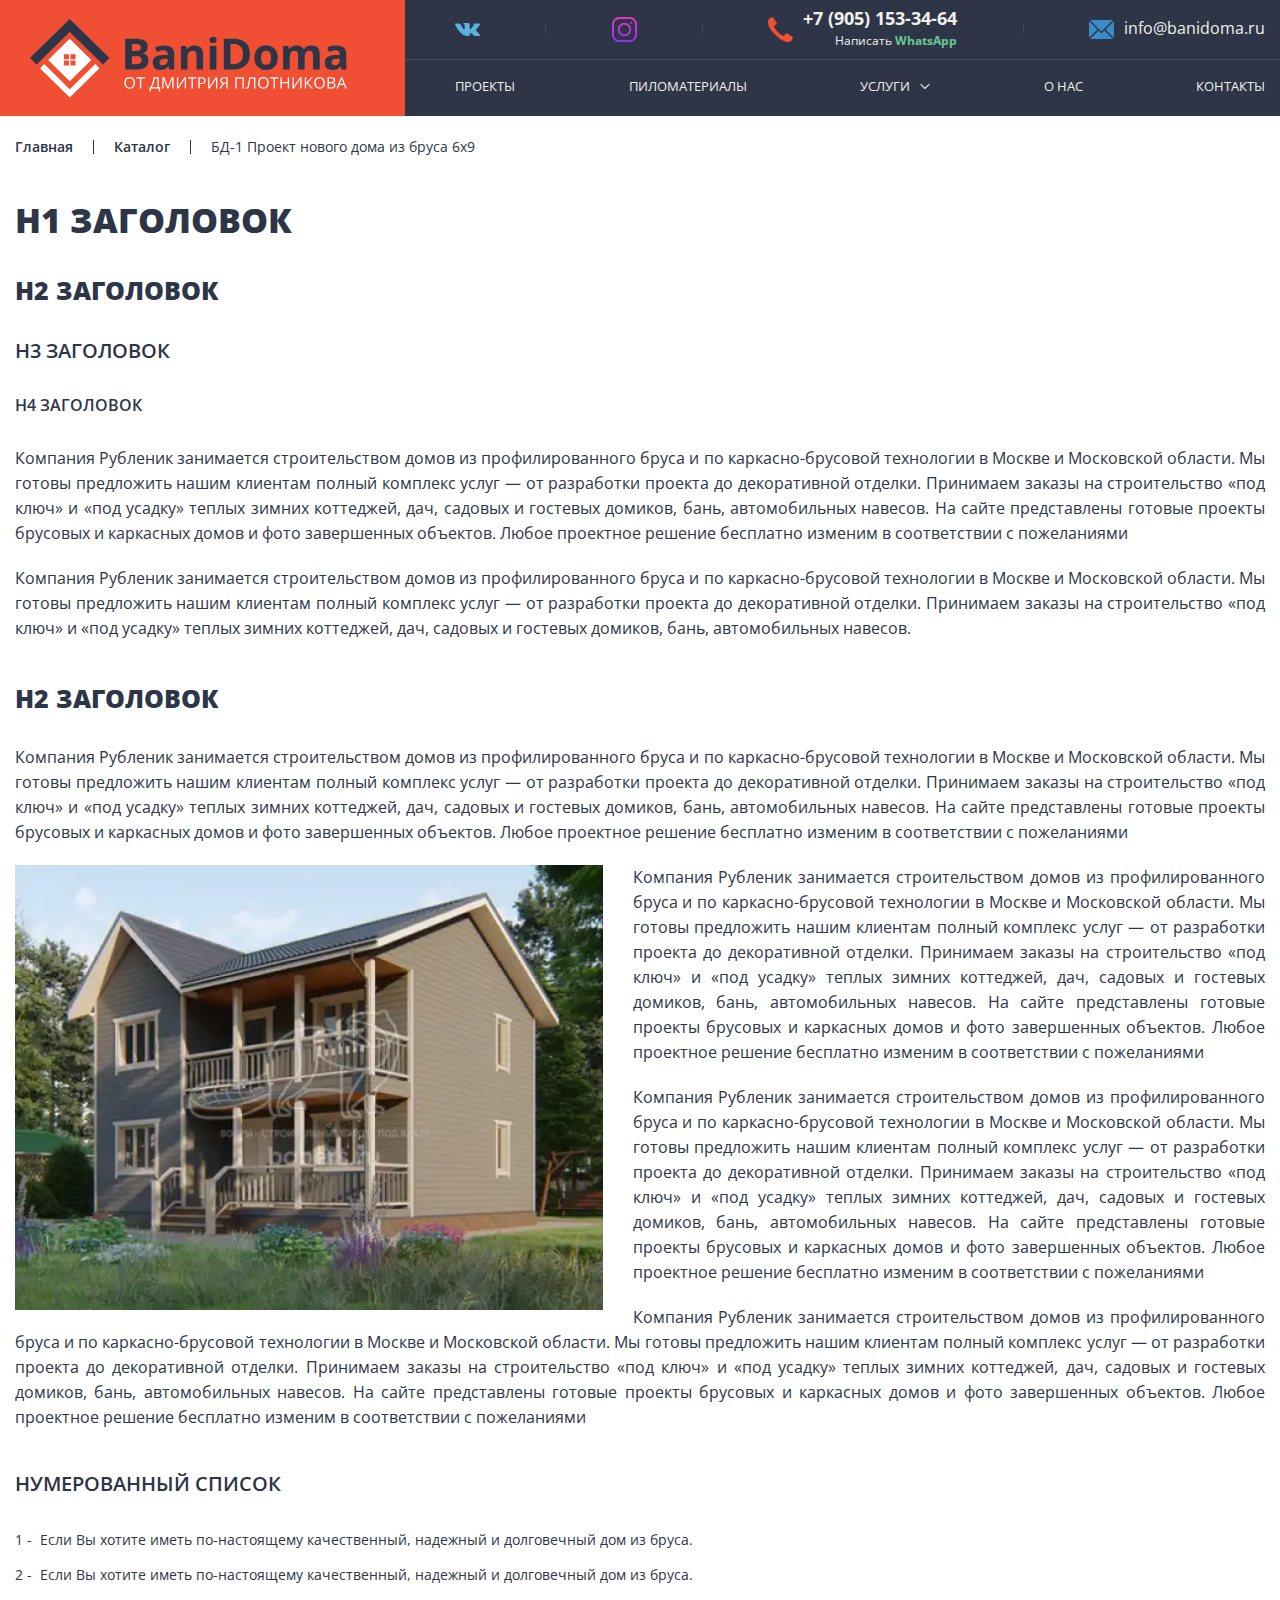
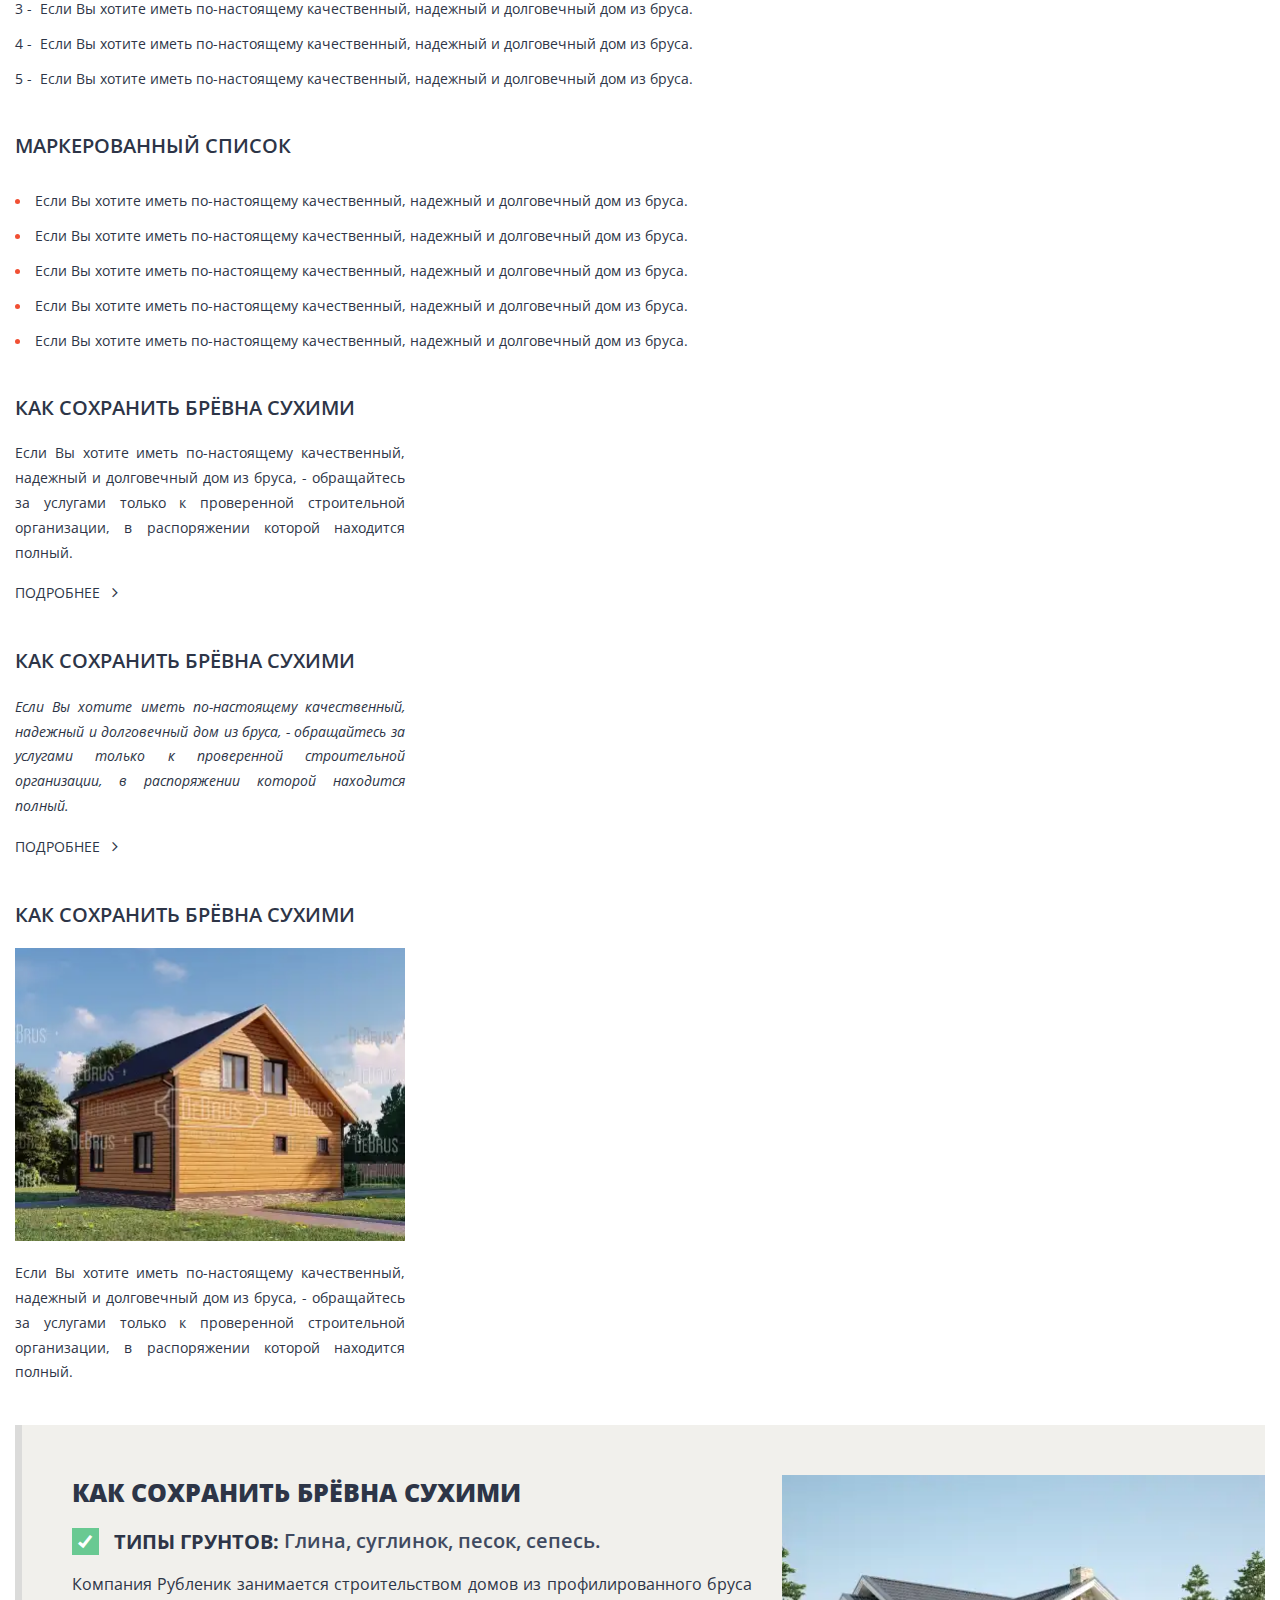
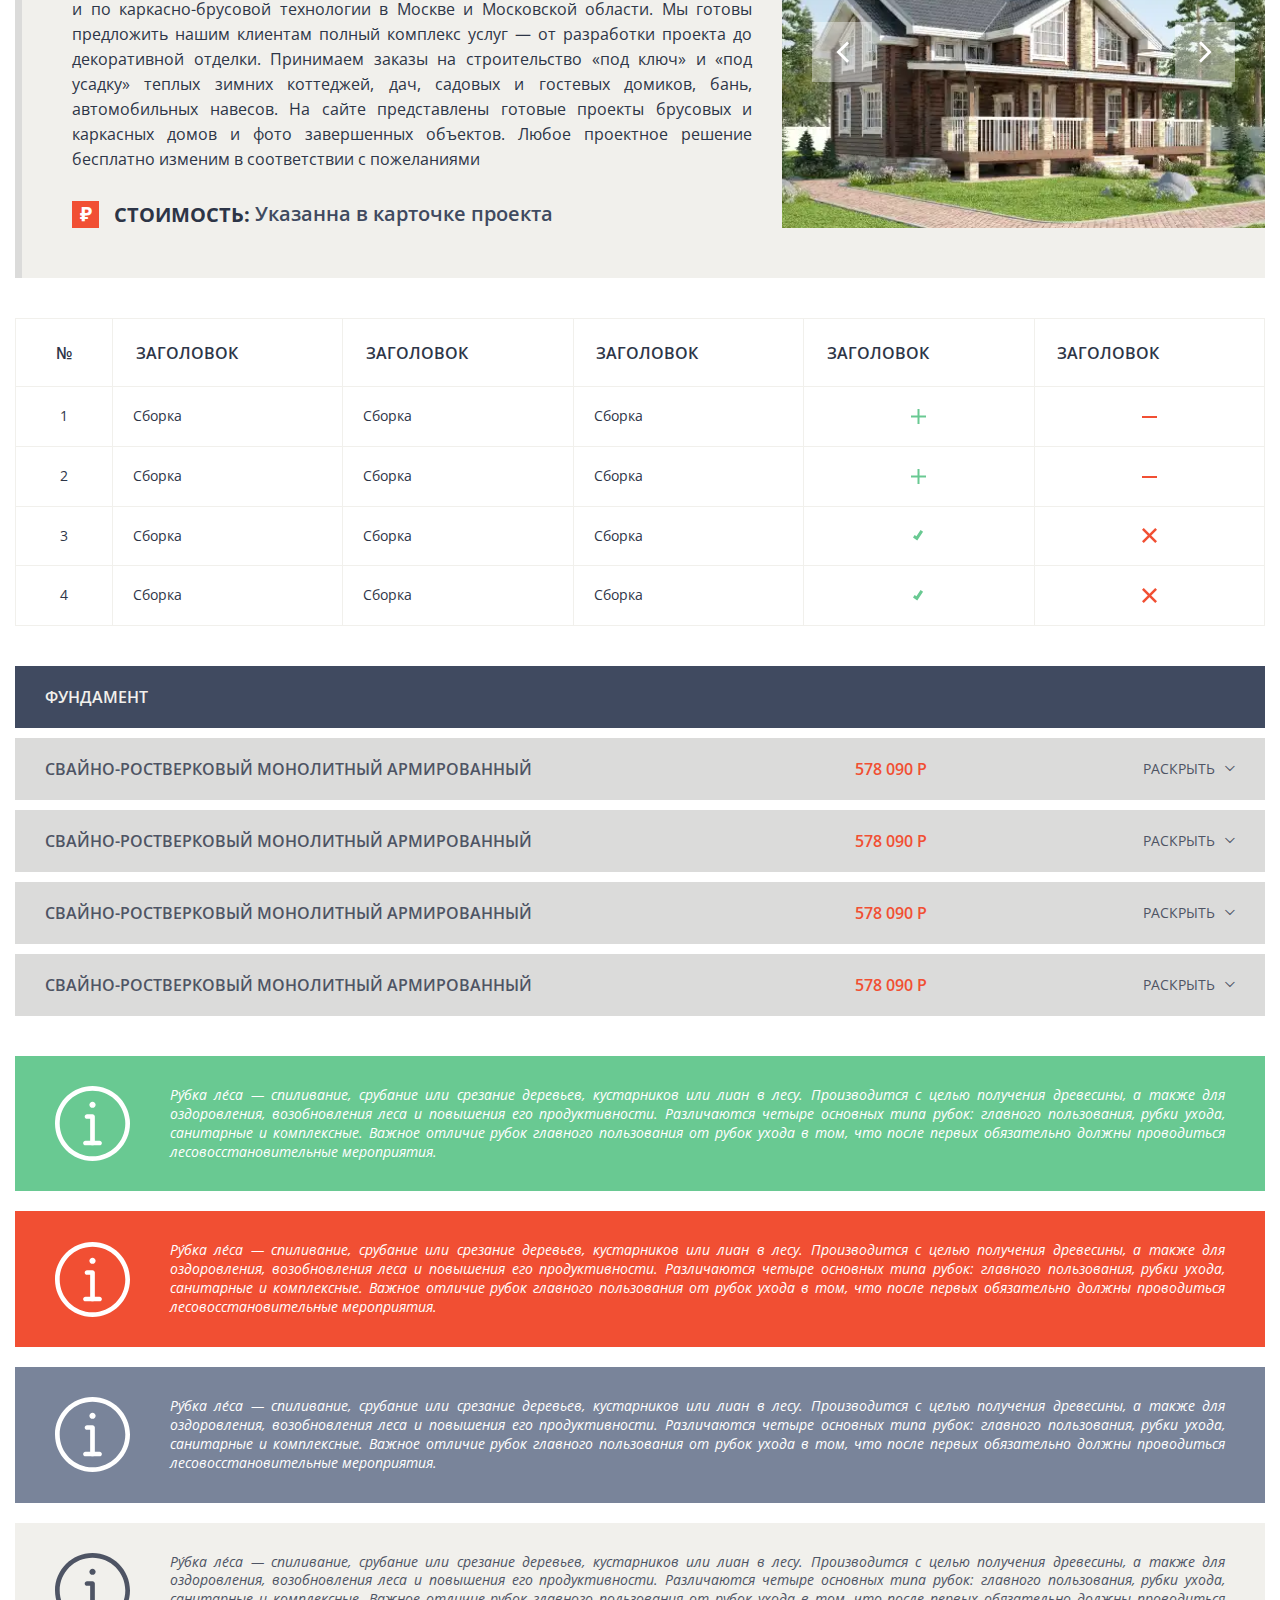
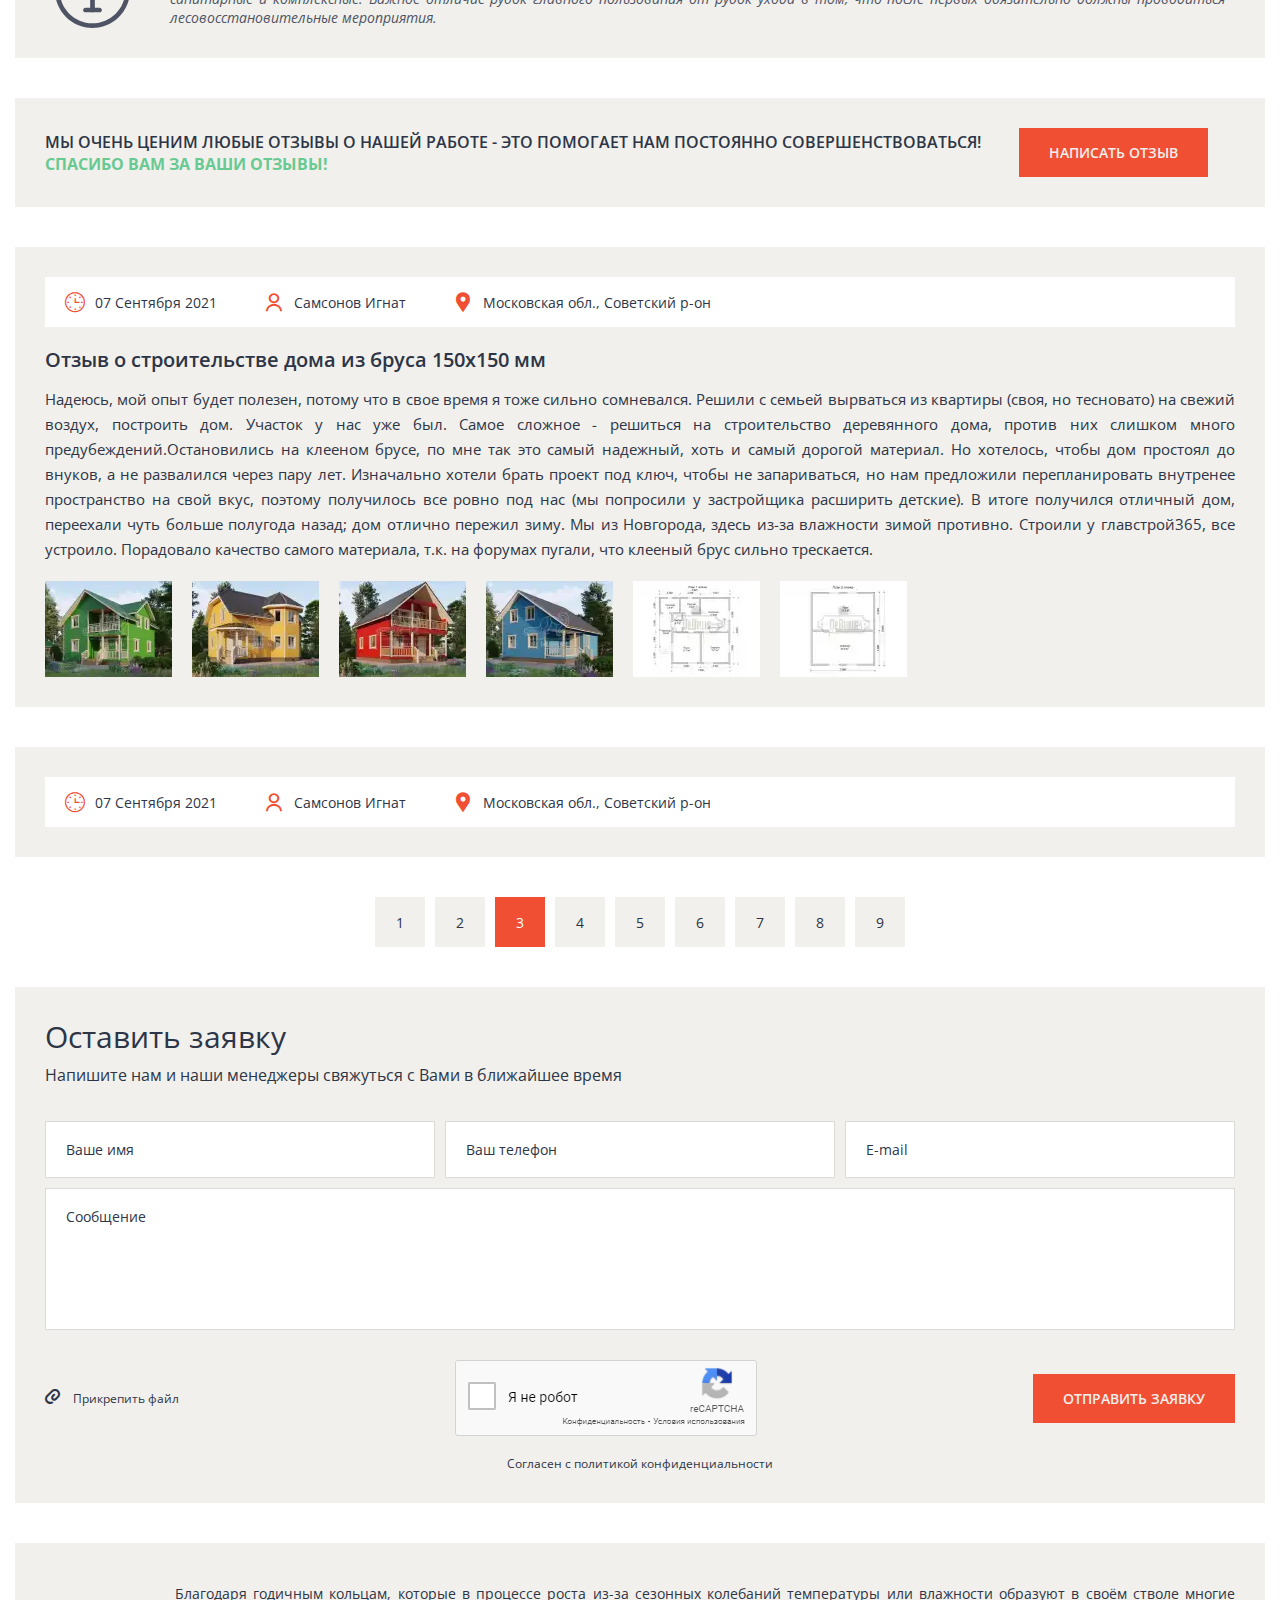
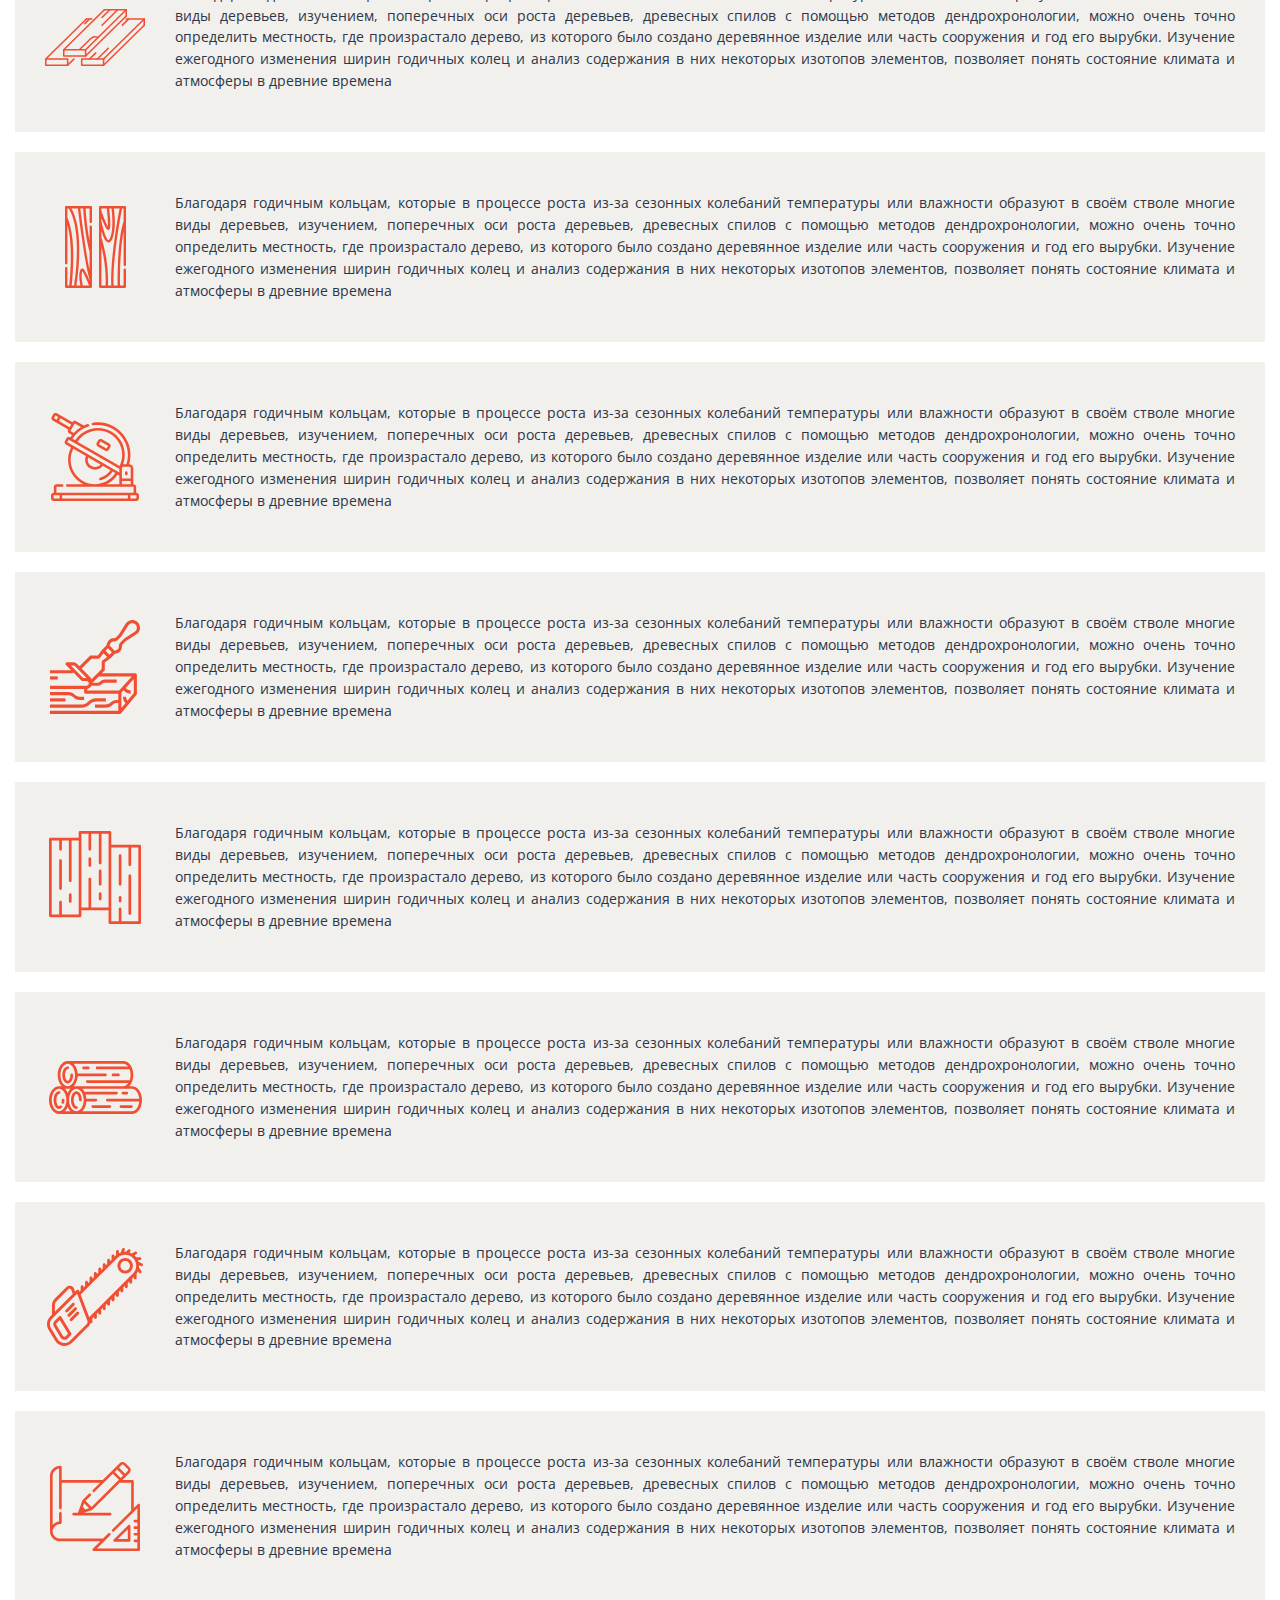
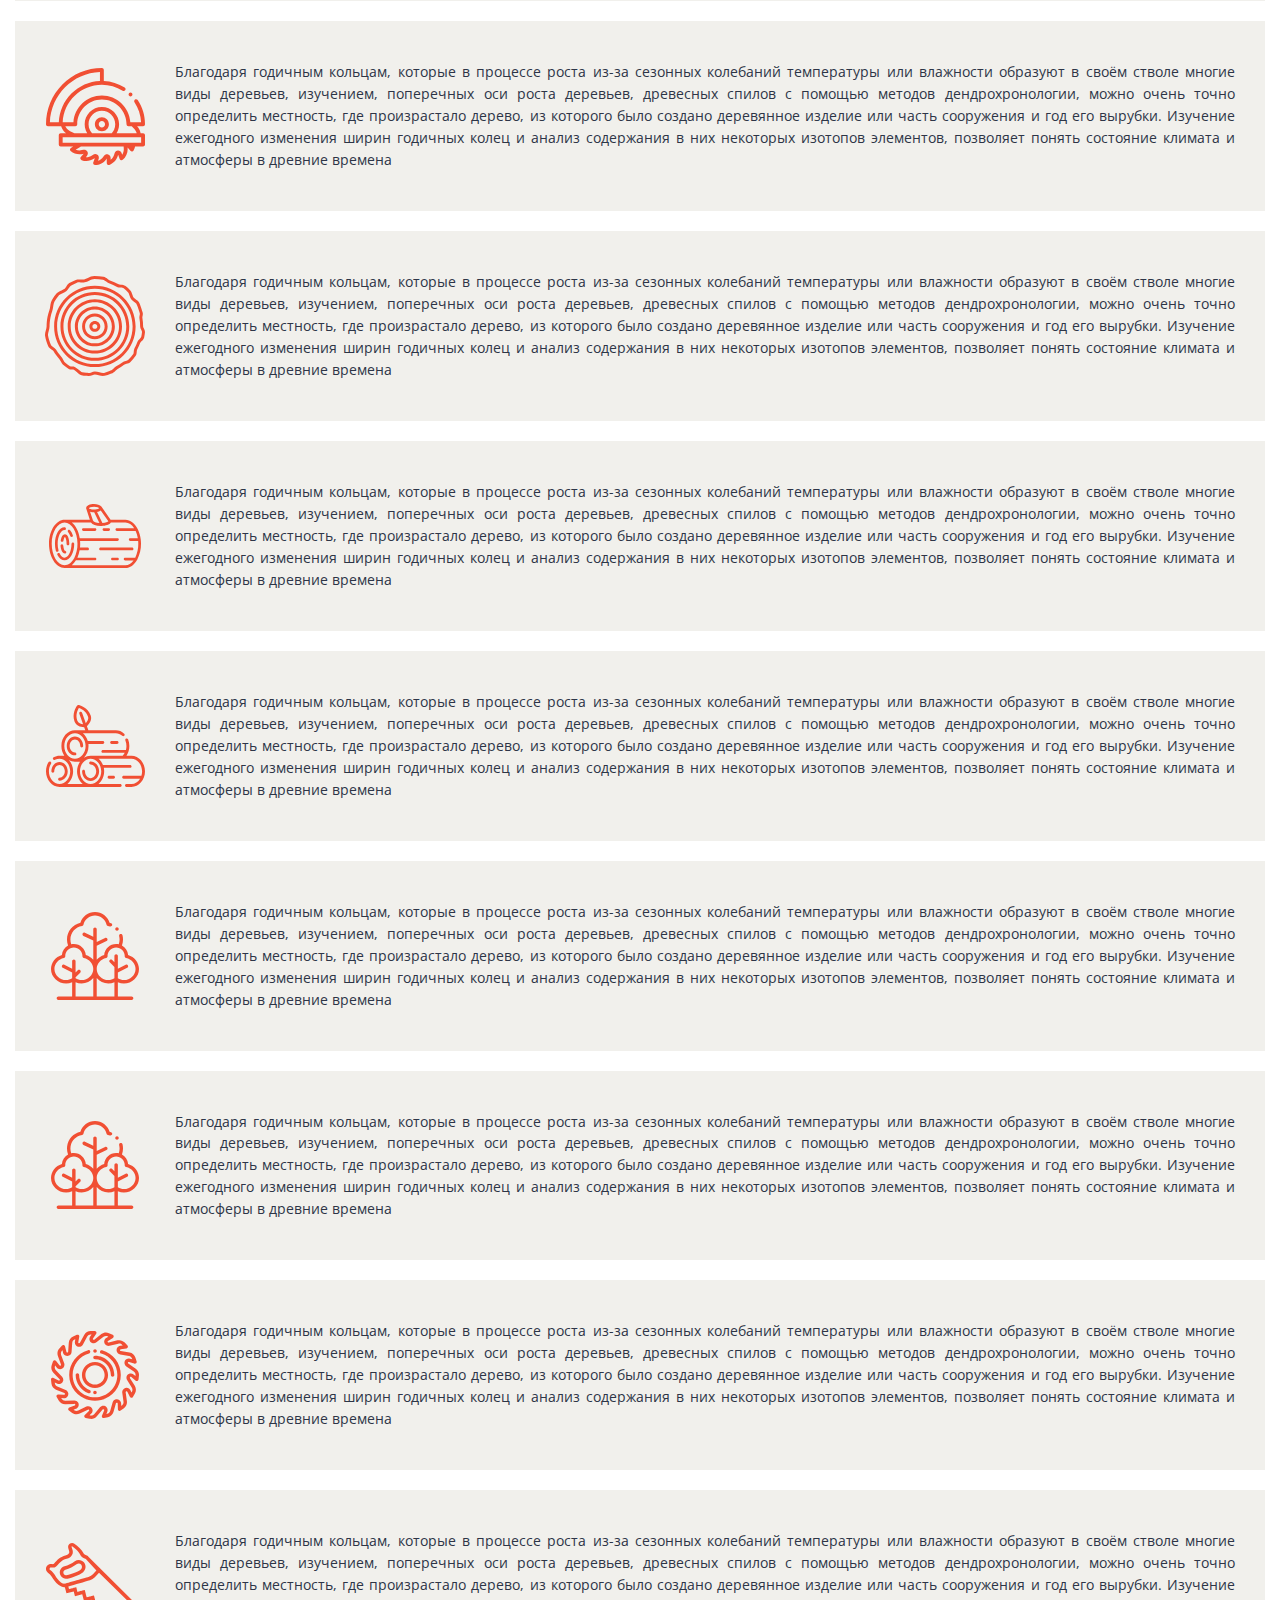
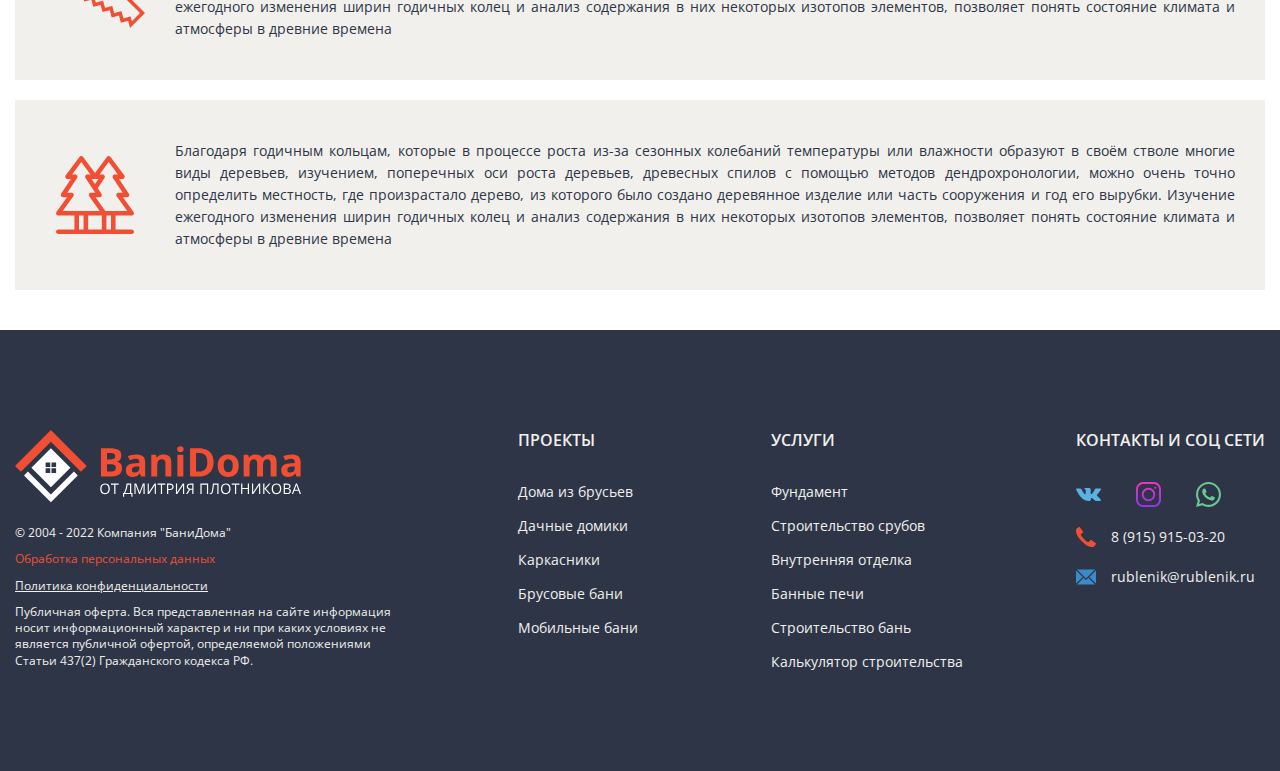
<file: typical.html>
<!DOCTYPE html><html lang="ru"><head><meta charset="UTF-8"><meta http-equiv="x-ua-compatible" content="ie=edge"><meta name="viewport" content="width=device-width,initial-scale=1,shrink-to-fit=no"><meta name="robots" content="index, follow"><meta name="google" content="notranslate"><meta name="format-detection" content="telephone=no"><meta name="description" content=""><title>Typical</title><link rel="stylesheet" href="assets/plugins/swiper/swiper-bundle.min.css"><link rel="stylesheet" href="assets/css/icon-fonts/icon-fonts-style.min.css"><link rel="stylesheet" href="assets/css/style.min.css"></head><body><div class="wrapper"><header id="header" class="header"><div class="container"><div class="header__content"><div class="header__logo"><div class="logo"><a class="logo__link" href="#"><svg class="logo__mobile" width="80" height="79" viewBox="0 0 80 79" fill="none" xmlns="http://www.w3.org/2000/svg"><path fill-rule="evenodd" clip-rule="evenodd" d="M39.739 0L79.4781 38.9807L72.9105 45.4229L39.739 12.8845L6.56758 45.4229L0 38.9807L39.739 0Z" fill="#2D3547"/><path fill-rule="evenodd" clip-rule="evenodd" d="M9.97266 49.3064L14.2416 45.1189L39.7388 70.1295L65.236 45.1189L69.5049 49.3064L39.7388 78.5045L9.97266 49.3064Z" fill="white"/><path fill-rule="evenodd" clip-rule="evenodd" d="M61.3335 40.9776L39.739 19.7952L18.1445 40.9776L39.739 62.16L61.3335 40.9776ZM39.0094 35.2187H33.9011V40.2295H39.0094V35.2187ZM39.0094 41.5962H33.9011V46.607H39.0094V41.5962ZM40.4026 35.2187H45.511V40.2295H40.4026V35.2187ZM45.511 41.5962H40.4026V46.607H45.511V41.5962Z" fill="white"/></svg> <svg class="logo__desk" width="320" height="79" viewBox="0 0 320 79" fill="none" xmlns="http://www.w3.org/2000/svg"><path d="M95.2314 19.7305H105.013C109.198 19.7305 112.365 20.3069 114.515 21.4596C116.664 22.6124 117.739 24.6368 117.739 27.5328C117.739 28.6996 117.546 29.754 117.159 30.6959C116.786 31.6378 116.242 32.411 115.525 33.0155C114.808 33.62 113.934 34.0136 112.902 34.1963V34.4072C113.949 34.6181 114.894 34.9836 115.74 35.5037C116.586 36.0098 117.259 36.7549 117.761 37.739C118.277 38.709 118.535 40.0024 118.535 41.619C118.535 43.4888 118.069 45.0914 117.137 46.4269C116.206 47.7625 114.873 48.7887 113.139 49.5057C111.419 50.2086 109.37 50.56 106.991 50.56H95.2314V19.7305ZM101.896 31.94H105.765C107.7 31.94 109.04 31.6448 109.785 31.0543C110.53 30.4498 110.903 29.5642 110.903 28.3973C110.903 27.2165 110.459 26.373 109.57 25.8669C108.696 25.3467 107.306 25.0867 105.4 25.0867H101.896V31.94ZM101.896 37.1275V45.1617H106.238C108.245 45.1617 109.642 44.7821 110.43 44.023C111.218 43.2639 111.613 42.2446 111.613 40.9653C111.613 40.2062 111.441 39.5384 111.097 38.9621C110.753 38.3857 110.172 37.9358 109.355 37.6125C108.553 37.2891 107.442 37.1275 106.023 37.1275H101.896Z" fill="#2D3547"/><path d="M134.142 26.4995C137.367 26.4995 139.839 27.1883 141.559 28.566C143.278 29.9437 144.138 32.0384 144.138 34.85V50.56H139.559L138.291 47.3548H138.119C137.431 48.1983 136.729 48.8871 136.012 49.4213C135.296 49.9555 134.472 50.3492 133.54 50.6022C132.608 50.8553 131.476 50.9818 130.143 50.9818C128.725 50.9818 127.449 50.7147 126.317 50.1805C125.199 49.6463 124.318 48.8309 123.673 47.7343C123.028 46.6238 122.705 45.2179 122.705 43.5169C122.705 41.0145 123.601 39.1729 125.392 37.992C127.184 36.7971 129.871 36.1364 133.454 36.0098L137.624 35.8833V34.85C137.624 33.6129 137.295 32.7062 136.636 32.1298C135.976 31.5534 135.059 31.2652 133.884 31.2652C132.723 31.2652 131.584 31.4269 130.466 31.7502C129.348 32.0736 128.23 32.4812 127.112 32.9733L124.941 28.6293C126.216 27.9686 127.642 27.4484 129.219 27.0689C130.81 26.6893 132.451 26.4995 134.142 26.4995ZM137.624 39.6368L135.088 39.7212C132.967 39.7774 131.491 40.15 130.659 40.8388C129.842 41.5277 129.434 42.4344 129.434 43.5591C129.434 44.5431 129.728 45.2461 130.315 45.6678C130.903 46.0755 131.67 46.2793 132.616 46.2793C134.02 46.2793 135.202 45.8716 136.163 45.0563C137.137 44.2409 137.624 43.0811 137.624 41.5769V39.6368Z" fill="#2D3547"/><path d="M164.561 26.5417C167.126 26.5417 169.19 27.2305 170.752 28.6082C172.314 29.9719 173.095 32.1649 173.095 35.1874V50.56H166.539V36.7901C166.539 35.1031 166.223 33.8308 165.593 32.9733C164.976 32.1157 164.002 31.687 162.669 31.687C160.663 31.687 159.294 32.3547 158.563 33.6902C157.832 35.0258 157.467 36.9517 157.467 39.4681V50.56H150.91V26.9845H155.919L156.8 30H157.166C157.682 29.1846 158.319 28.5239 159.079 28.0178C159.853 27.5117 160.706 27.1391 161.637 26.9002C162.583 26.6612 163.558 26.5417 164.561 26.5417Z" fill="#2D3547"/><path d="M186.402 26.9845V50.56H179.846V26.9845H186.402ZM183.135 17.7483C184.109 17.7483 184.948 17.9732 185.65 18.4231C186.352 18.8589 186.703 19.6813 186.703 20.8903C186.703 22.0852 186.352 22.9147 185.65 23.3786C184.948 23.8284 184.109 24.0534 183.135 24.0534C182.146 24.0534 181.3 23.8284 180.598 23.3786C179.91 22.9147 179.566 22.0852 179.566 20.8903C179.566 19.6813 179.91 18.8589 180.598 18.4231C181.3 17.9732 182.146 17.7483 183.135 17.7483Z" fill="#2D3547"/><path d="M219.895 34.85C219.895 38.3224 219.215 41.2254 217.853 43.5591C216.506 45.8787 214.55 47.6289 211.984 48.8098C209.419 49.9766 206.33 50.56 202.719 50.56H193.819V19.7305H203.686C206.983 19.7305 209.842 20.3069 212.264 21.4596C214.686 22.5984 216.563 24.2924 217.896 26.5417C219.229 28.7769 219.895 31.5464 219.895 34.85ZM212.973 35.0187C212.973 32.7413 212.629 30.8716 211.941 29.4095C211.268 27.9334 210.264 26.8439 208.932 26.141C207.613 25.4381 205.979 25.0867 204.03 25.0867H200.483V45.1617H203.342C206.596 45.1617 209.01 44.3112 210.587 42.6101C212.178 40.9091 212.973 38.3786 212.973 35.0187Z" fill="#2D3547"/><path d="M247.735 38.7301C247.735 40.6982 247.462 42.4415 246.918 43.9597C246.387 45.478 245.606 46.7643 244.574 47.8187C243.557 48.859 242.324 49.6463 240.877 50.1805C239.444 50.7147 237.824 50.9818 236.018 50.9818C234.327 50.9818 232.772 50.7147 231.354 50.1805C229.949 49.6463 228.724 48.859 227.677 47.8187C226.646 46.7643 225.843 45.478 225.27 43.9597C224.711 42.4415 224.431 40.6982 224.431 38.7301C224.431 36.1153 224.904 33.9011 225.85 32.0876C226.796 30.2741 228.143 28.8964 229.892 27.9545C231.64 27.0126 233.725 26.5417 236.147 26.5417C238.398 26.5417 240.39 27.0126 242.124 27.9545C243.872 28.8964 245.241 30.2741 246.23 32.0876C247.233 33.9011 247.735 36.1153 247.735 38.7301ZM231.117 38.7301C231.117 40.2765 231.289 41.5769 231.633 42.6312C231.977 43.6856 232.514 44.4799 233.245 45.0141C233.976 45.5483 234.929 45.8154 236.104 45.8154C237.265 45.8154 238.204 45.5483 238.921 45.0141C239.652 44.4799 240.182 43.6856 240.511 42.6312C240.855 41.5769 241.027 40.2765 241.027 38.7301C241.027 37.1696 240.855 35.8763 240.511 34.85C240.182 33.8097 239.652 33.0295 238.921 32.5094C238.19 31.9892 237.237 31.7291 236.061 31.7291C234.327 31.7291 233.066 32.3125 232.278 33.4794C231.504 34.6462 231.117 36.3964 231.117 38.7301Z" fill="#2D3547"/><path d="M281.378 26.5417C284.101 26.5417 286.158 27.2305 287.548 28.6082C288.952 29.9719 289.655 32.1649 289.655 35.1874V50.56H283.076V36.7901C283.076 35.1031 282.783 33.8308 282.195 32.9733C281.607 32.1157 280.697 31.687 279.465 31.687C277.731 31.687 276.498 32.2985 275.767 33.5215C275.036 34.7305 274.671 36.4667 274.671 38.7301V50.56H268.114V36.7901C268.114 35.6654 267.985 34.7235 267.727 33.9644C267.469 33.2052 267.075 32.6359 266.545 32.2563C266.015 31.8767 265.334 31.687 264.503 31.687C263.284 31.687 262.324 31.9892 261.622 32.5937C260.934 33.1842 260.44 34.0628 260.139 35.2296C259.852 36.3824 259.709 37.7952 259.709 39.4681V50.56H253.152V26.9845H258.161L259.042 30H259.408C259.895 29.1846 260.504 28.5239 261.235 28.0178C261.98 27.5117 262.797 27.1391 263.686 26.9002C264.574 26.6612 265.477 26.5417 266.394 26.5417C268.157 26.5417 269.648 26.8228 270.866 27.3852C272.098 27.9475 273.044 28.8191 273.704 30H274.284C275.001 28.791 276.011 27.9123 277.315 27.3641C278.634 26.8158 279.988 26.5417 281.378 26.5417Z" fill="#2D3547"/><path d="M306.251 26.4995C309.475 26.4995 311.948 27.1883 313.667 28.566C315.387 29.9437 316.247 32.0384 316.247 34.85V50.56H311.668L310.4 47.3548H310.228C309.54 48.1983 308.838 48.8871 308.121 49.4213C307.404 49.9555 306.58 50.3492 305.649 50.6022C304.717 50.8553 303.585 50.9818 302.252 50.9818C300.833 50.9818 299.558 50.7147 298.426 50.1805C297.308 49.6463 296.426 48.8309 295.781 47.7343C295.137 46.6238 294.814 45.2179 294.814 43.5169C294.814 41.0145 295.71 39.1729 297.501 37.992C299.293 36.7971 301.98 36.1364 305.563 36.0098L309.733 35.8833V34.85C309.733 33.6129 309.404 32.7062 308.744 32.1298C308.085 31.5534 307.168 31.2652 305.993 31.2652C304.832 31.2652 303.693 31.4269 302.575 31.7502C301.457 32.0736 300.339 32.4812 299.221 32.9733L297.05 28.6293C298.325 27.9686 299.751 27.4484 301.328 27.0689C302.919 26.6893 304.56 26.4995 306.251 26.4995ZM309.733 39.6368L307.197 39.7212C305.076 39.7774 303.599 40.15 302.768 40.8388C301.951 41.5277 301.543 42.4344 301.543 43.5591C301.543 44.5431 301.837 45.2461 302.424 45.6678C303.012 46.0755 303.779 46.2793 304.724 46.2793C306.129 46.2793 307.311 45.8716 308.271 45.0563C309.246 44.2409 309.733 43.0811 309.733 41.5769V39.6368Z" fill="#2D3547"/><path d="M104.969 63.865C104.969 64.7342 104.856 65.5263 104.631 66.2412C104.405 66.951 104.07 67.563 103.624 68.0773C103.184 68.5865 102.636 68.98 101.98 69.2577C101.325 69.5354 100.564 69.6743 99.6993 69.6743C98.808 69.6743 98.0294 69.5354 97.3635 69.2577C96.7028 68.98 96.1523 68.584 95.7118 68.0696C95.2766 67.5553 94.9489 66.9407 94.7287 66.2258C94.5137 65.5109 94.4062 64.7188 94.4062 63.8496C94.4062 62.6975 94.6003 61.6869 94.9883 60.8177C95.3763 59.9485 95.9635 59.2721 96.75 58.7887C97.5417 58.3052 98.5327 58.0635 99.7229 58.0635C100.861 58.0635 101.818 58.3026 102.594 58.781C103.375 59.2593 103.965 59.933 104.363 60.8022C104.767 61.6663 104.969 62.6872 104.969 63.865ZM95.8141 63.865C95.8141 64.8217 95.953 65.6497 96.2309 66.3492C96.5088 67.0487 96.9335 67.5887 97.505 67.9693C98.0818 68.3499 98.8132 68.5402 99.6993 68.5402C100.591 68.5402 101.32 68.3499 101.886 67.9693C102.457 67.5887 102.879 67.0487 103.152 66.3492C103.425 65.6497 103.561 64.8217 103.561 63.865C103.561 62.4095 103.249 61.2729 102.625 60.4551C102.006 59.6322 101.039 59.2207 99.7229 59.2207C98.8316 59.2207 98.0975 59.4084 97.5208 59.7839C96.944 60.1593 96.5141 60.6942 96.2309 61.3886C95.953 62.0778 95.8141 62.9033 95.8141 63.865Z" fill="white"/><path d="M111.225 69.52H109.88V59.3981H106.262V58.2409H114.827V59.3981H111.225V69.52Z" fill="white"/><path d="M128.732 58.2409V68.3474H130.148V72.4671H128.866V69.52H120.875V72.4671H119.593V68.3474H120.474C120.867 67.689 121.234 66.951 121.575 66.1332C121.921 65.3103 122.228 64.4514 122.495 63.5564C122.768 62.6564 122.988 61.7537 123.156 60.8485C123.329 59.9433 123.439 59.0741 123.486 58.2409H128.732ZM127.403 59.4213H124.666C124.619 60.059 124.514 60.7714 124.352 61.5583C124.189 62.3401 123.979 63.1424 123.722 63.9653C123.471 64.7882 123.188 65.5777 122.873 66.3338C122.564 67.0898 122.236 67.761 121.89 68.3474H127.403V59.4213Z" fill="white"/><path d="M137.317 69.52L133.455 59.537H133.392C133.413 59.7479 133.431 60.005 133.447 60.3085C133.463 60.6119 133.476 60.9437 133.486 61.3037C133.497 61.6586 133.502 62.0212 133.502 62.3915V69.52H132.26V58.2409H134.242L137.883 67.6222H137.938L141.635 58.2409H143.601V69.52H142.279V62.2989C142.279 61.9646 142.285 61.6303 142.295 61.296C142.306 60.9565 142.319 60.6377 142.335 60.3394C142.35 60.0359 142.366 59.7736 142.382 59.5524H142.319L138.41 69.52H137.317Z" fill="white"/><path d="M146.924 58.2409H148.174V64.76C148.174 65.0068 148.171 65.2769 148.166 65.57C148.161 65.858 148.153 66.1409 148.143 66.4187C148.132 66.6964 148.119 66.9484 148.103 67.1747C148.093 67.401 148.082 67.5759 148.072 67.6993H148.135L154.537 58.2409H156.008V69.52H154.757V63.0781C154.757 62.8055 154.762 62.5175 154.773 62.2141C154.783 61.9055 154.794 61.6072 154.804 61.3191C154.82 61.0311 154.836 60.774 154.851 60.5477C154.867 60.3162 154.878 60.1388 154.883 60.0153H154.812L148.402 69.52H146.924V58.2409Z" fill="white"/><path d="M162.838 69.52H161.493V59.3981H157.875V58.2409H166.44V59.3981H162.838V69.52Z" fill="white"/><path d="M171.344 58.2409C172.828 58.2409 173.91 58.5264 174.592 59.0973C175.279 59.663 175.622 60.4757 175.622 61.5352C175.622 62.0135 175.541 62.4687 175.379 62.9007C175.221 63.3276 174.964 63.7056 174.608 64.0348C174.251 64.3588 173.782 64.616 173.2 64.8063C172.623 64.9914 171.915 65.084 171.076 65.084H169.676V69.52H168.339V58.2409H171.344ZM171.218 59.3596H169.676V63.9576H170.927C171.661 63.9576 172.272 63.8805 172.76 63.7262C173.252 63.5719 173.622 63.3224 173.868 62.9778C174.115 62.6281 174.238 62.1652 174.238 61.5892C174.238 60.8382 173.994 60.2802 173.507 59.915C173.019 59.5447 172.256 59.3596 171.218 59.3596Z" fill="white"/><path d="M178.206 58.2409H179.456V64.76C179.456 65.0068 179.454 65.2769 179.449 65.57C179.443 65.858 179.435 66.1409 179.425 66.4187C179.414 66.6964 179.401 66.9484 179.386 67.1747C179.375 67.401 179.365 67.5759 179.354 67.6993H179.417L185.819 58.2409H187.29V69.52H186.039V63.0781C186.039 62.8055 186.045 62.5175 186.055 62.2141C186.066 61.9055 186.076 61.6072 186.087 61.3191C186.102 61.0311 186.118 60.774 186.134 60.5477C186.149 60.3162 186.16 60.1388 186.165 60.0153H186.094L179.684 69.52H178.206V58.2409Z" fill="white"/><path d="M193.932 64.8063L190.943 69.52H189.378L192.595 64.5671C192.175 64.4385 191.782 64.2559 191.415 64.0193C191.053 63.7776 190.759 63.4459 190.534 63.0241C190.314 62.6024 190.204 62.0623 190.204 61.404C190.204 60.3754 190.56 59.591 191.273 59.051C191.992 58.5109 193.059 58.2409 194.474 58.2409H197.628V69.52H196.291V64.8063H193.932ZM196.291 59.3596H194.521C193.887 59.3596 193.35 59.4316 192.909 59.5756C192.474 59.7196 192.144 59.9459 191.918 60.2545C191.693 60.5631 191.58 60.9668 191.58 61.4657C191.58 62.1806 191.821 62.731 192.304 63.1167C192.786 63.4973 193.523 63.6876 194.514 63.6876H196.291V59.3596Z" fill="white"/><path d="M205.288 69.52V58.2409H213.853V69.52H212.532V59.3981H206.625V69.52H205.288Z" fill="white"/><path d="M225.363 69.52H224.026V59.3981H220.298C220.225 59.9742 220.146 60.5759 220.062 61.2034C219.979 61.8309 219.892 62.4558 219.803 63.0781C219.714 63.7005 219.625 64.2894 219.535 64.8448C219.446 65.4003 219.357 65.894 219.268 66.3261C219.132 67.041 218.961 67.6505 218.757 68.1545C218.558 68.6534 218.29 69.0366 217.955 69.304C217.624 69.5663 217.186 69.6975 216.641 69.6975C216.458 69.6975 216.274 69.6795 216.091 69.6435C215.912 69.6075 215.755 69.5637 215.619 69.5123V68.4091C215.739 68.4605 215.873 68.5042 216.02 68.5402C216.172 68.5762 216.332 68.5942 216.5 68.5942C216.83 68.5942 217.089 68.4657 217.278 68.2085C217.472 67.9462 217.624 67.6145 217.734 67.2133C217.85 66.8121 217.949 66.4007 218.033 65.9789C218.101 65.6292 218.18 65.1868 218.269 64.652C218.358 64.1171 218.453 63.5102 218.552 62.8313C218.652 62.1472 218.754 61.4169 218.859 60.6402C218.969 59.8636 219.077 59.0638 219.182 58.2409H225.363V69.52Z" fill="white"/><path d="M238.643 63.865C238.643 64.7342 238.53 65.5263 238.305 66.2412C238.079 66.951 237.744 67.563 237.298 68.0773C236.858 68.5865 236.31 68.98 235.654 69.2577C234.999 69.5354 234.239 69.6743 233.374 69.6743C232.482 69.6743 231.704 69.5354 231.038 69.2577C230.377 68.98 229.827 68.584 229.386 68.0696C228.951 67.5553 228.623 66.9407 228.403 66.2258C228.188 65.5109 228.081 64.7188 228.081 63.8496C228.081 62.6975 228.275 61.6869 228.663 60.8177C229.051 59.9485 229.638 59.2721 230.424 58.7887C231.216 58.3052 232.207 58.0635 233.397 58.0635C234.535 58.0635 235.492 58.3026 236.268 58.781C237.049 59.2593 237.639 59.933 238.038 60.8022C238.441 61.6663 238.643 62.6872 238.643 63.865ZM229.488 63.865C229.488 64.8217 229.627 65.6497 229.905 66.3492C230.183 67.0487 230.608 67.5887 231.179 67.9693C231.756 68.3499 232.488 68.5402 233.374 68.5402C234.265 68.5402 234.994 68.3499 235.56 67.9693C236.132 67.5887 236.554 67.0487 236.826 66.3492C237.099 65.6497 237.235 64.8217 237.235 63.865C237.235 62.4095 236.923 61.2729 236.299 60.4551C235.681 59.6322 234.713 59.2207 233.397 59.2207C232.506 59.2207 231.772 59.4084 231.195 59.7839C230.618 60.1593 230.188 60.6942 229.905 61.3886C229.627 62.0778 229.488 62.9033 229.488 63.865Z" fill="white"/><path d="M244.9 69.52H243.555V59.3981H239.937V58.2409H248.502V59.3981H244.9V69.52Z" fill="white"/><path d="M259.115 69.52H257.778V64.2045H251.738V69.52H250.401V58.2409H251.738V63.0473H257.778V58.2409H259.115V69.52Z" fill="white"/><path d="M262.454 58.2409H263.704V64.76C263.704 65.0068 263.702 65.2769 263.696 65.57C263.691 65.858 263.683 66.1409 263.673 66.4187C263.662 66.6964 263.649 66.9484 263.633 67.1747C263.623 67.401 263.613 67.5759 263.602 67.6993H263.665L270.067 58.2409H271.538V69.52H270.287V63.0781C270.287 62.8055 270.292 62.5175 270.303 62.2141C270.313 61.9055 270.324 61.6072 270.334 61.3191C270.35 61.0311 270.366 60.774 270.382 60.5477C270.397 60.3162 270.408 60.1388 270.413 60.0153H270.342L263.932 69.52H262.454V58.2409Z" fill="white"/><path d="M283.079 69.52H281.459L276.174 63.7956V69.52H274.837V58.2409H276.174V63.703L281.326 58.2409H282.859L277.771 63.7185L283.079 69.52Z" fill="white"/><path d="M294.802 63.865C294.802 64.7342 294.689 65.5263 294.464 66.2412C294.238 66.951 293.903 67.563 293.457 68.0773C293.017 68.5865 292.469 68.98 291.813 69.2577C291.158 69.5354 290.398 69.6743 289.532 69.6743C288.641 69.6743 287.862 69.5354 287.197 69.2577C286.536 68.98 285.985 68.584 285.545 68.0696C285.11 67.5553 284.782 66.9407 284.562 66.2258C284.347 65.5109 284.239 64.7188 284.239 63.8496C284.239 62.6975 284.433 61.6869 284.821 60.8177C285.209 59.9485 285.797 59.2721 286.583 58.7887C287.375 58.3052 288.366 58.0635 289.556 58.0635C290.694 58.0635 291.651 58.3026 292.427 58.781C293.208 59.2593 293.798 59.933 294.196 60.8022C294.6 61.6663 294.802 62.6872 294.802 63.865ZM285.647 63.865C285.647 64.8217 285.786 65.6497 286.064 66.3492C286.342 67.0487 286.767 67.5887 287.338 67.9693C287.915 68.3499 288.646 68.5402 289.532 68.5402C290.424 68.5402 291.153 68.3499 291.719 67.9693C292.29 67.5887 292.712 67.0487 292.985 66.3492C293.258 65.6497 293.394 64.8217 293.394 63.865C293.394 62.4095 293.082 61.2729 292.458 60.4551C291.839 59.6322 290.872 59.2207 289.556 59.2207C288.665 59.2207 287.931 59.4084 287.354 59.7839C286.777 60.1593 286.347 60.6942 286.064 61.3886C285.786 62.0778 285.647 62.9033 285.647 63.865Z" fill="white"/><path d="M297.527 58.2409H300.783C302.22 58.2409 303.3 58.4518 304.023 58.8735C304.747 59.2953 305.109 60.0128 305.109 61.026C305.109 61.4632 305.022 61.8566 304.849 62.2063C304.681 62.5509 304.435 62.8364 304.11 63.0627C303.785 63.289 303.384 63.4459 302.907 63.5333V63.6104C303.41 63.6876 303.856 63.829 304.244 64.0348C304.632 64.2405 304.936 64.5285 305.156 64.8988C305.376 65.2691 305.486 65.7397 305.486 66.3106C305.486 67.005 305.321 67.5913 304.991 68.0696C304.666 68.5479 304.204 68.9105 303.607 69.1574C303.009 69.3992 302.301 69.52 301.483 69.52H297.527V58.2409ZM298.864 63.0781H301.066C302.068 63.0781 302.76 62.9161 303.143 62.5921C303.531 62.2681 303.725 61.7949 303.725 61.1726C303.725 60.5297 303.494 60.0668 303.032 59.7839C302.576 59.501 301.847 59.3596 300.846 59.3596H298.864V63.0781ZM298.864 64.1813V68.4014H301.255C302.277 68.4014 303.001 68.2059 303.426 67.815C303.85 67.419 304.063 66.8867 304.063 66.2181C304.063 65.7912 303.966 65.426 303.772 65.1226C303.583 64.8191 303.274 64.5877 302.844 64.4282C302.419 64.2636 301.85 64.1813 301.137 64.1813H298.864Z" fill="white"/><path d="M315.313 69.52L313.898 65.9403H309.289L307.881 69.52H306.528L311.027 58.1946H312.23L316.698 69.52H315.313ZM313.497 64.7754L312.152 61.2188C312.12 61.1263 312.068 60.9745 311.994 60.7637C311.926 60.5528 311.855 60.3342 311.782 60.1079C311.709 59.8816 311.648 59.699 311.601 59.5602C311.549 59.771 311.491 59.9819 311.428 60.1928C311.37 60.3985 311.313 60.5914 311.255 60.7714C311.197 60.9463 311.148 61.0954 311.106 61.2188L309.737 64.7754H313.497Z" fill="white"/><path fill-rule="evenodd" clip-rule="evenodd" d="M39.739 0L79.4781 38.9807L72.9105 45.4229L39.739 12.8845L6.56758 45.4229L0 38.9807L39.739 0Z" fill="#2D3547"/><path fill-rule="evenodd" clip-rule="evenodd" d="M9.97266 49.3064L14.2416 45.1189L39.7388 70.1295L65.236 45.1189L69.5049 49.3064L39.7388 78.5045L9.97266 49.3064Z" fill="white"/><path fill-rule="evenodd" clip-rule="evenodd" d="M61.3335 40.9776L39.739 19.7952L18.1445 40.9776L39.739 62.16L61.3335 40.9776ZM39.0094 35.2187H33.9011V40.2295H39.0094V35.2187ZM39.0094 41.5962H33.9011V46.607H39.0094V41.5962ZM40.4026 35.2187H45.511V40.2295H40.4026V35.2187ZM45.511 41.5962H40.4026V46.607H45.511V41.5962Z" fill="white"/></svg></a></div></div><div class="header__right"><div class="header__social social"><ul class="social__list"><li class="social__item"><a class="social__link" href="#" target="_blank"><svg class="social__icon" width="25" height="25" viewBox="0 0 25 25" fill="none" xmlns="http://www.w3.org/2000/svg"><path d="M5.48315 7.34192C6.18108 8.90203 7.06561 10.373 8.23061 11.6934C8.38512 11.8692 8.5799 12.0254 8.78508 12.1526C9.08478 12.3389 9.36755 12.2734 9.48941 11.9631C9.6183 11.6374 9.73658 10.9775 9.74361 10.6355C9.76285 9.74196 9.74074 9.15636 9.6877 8.26392C9.65332 7.69232 9.42883 7.19043 8.49996 7.03894C8.2131 6.99197 8.18645 6.77824 8.37075 6.56504C8.75441 6.12116 9.28889 6.05042 9.86848 6.02242C10.8078 5.97649 11.7506 6.01398 12.6911 6.02242C13.0742 6.0256 13.4596 6.05354 13.8369 6.12798C14.329 6.2251 14.5925 6.53756 14.6736 6.97242C14.7156 7.19673 14.7372 7.42735 14.7313 7.65432C14.7069 8.62965 14.655 9.60447 14.6427 10.5793C14.6375 10.9619 14.6683 11.3541 14.7588 11.7267C14.8853 12.246 15.2759 12.3764 15.6754 12.0012C16.1826 11.5246 16.6299 10.9883 17.0496 10.4437C17.8123 9.45304 18.3819 8.36584 18.8723 7.24486C19.1259 6.66643 19.3201 6.5408 20.0075 6.53924C21.2996 6.53658 22.5917 6.53554 23.8838 6.53924C24.113 6.54028 24.3526 6.55983 24.5689 6.62213C24.9199 6.72347 25.0593 6.9826 24.977 7.31143C24.7852 8.082 24.3252 8.73695 23.8325 9.36662C23.0418 10.3768 22.2133 11.3627 21.404 12.3612C21.3008 12.4884 21.2099 12.6241 21.1253 12.7618C20.8227 13.2568 20.8437 13.5344 21.2851 13.9466C21.9877 14.6027 22.7398 15.2164 23.4203 15.8904C23.9147 16.3807 24.3724 16.9127 24.7643 17.4727C25.2599 18.1809 24.9537 18.848 24.0278 18.9668C23.4454 19.0412 20.6001 18.9674 20.4531 18.9668C19.6881 18.9637 19.0176 18.7235 18.4776 18.2532C17.877 17.7297 17.3313 17.1555 16.7546 16.6092C16.5809 16.4445 16.3954 16.2867 16.1955 16.149C15.7237 15.8233 15.2608 15.8956 15.0404 16.397C14.8521 16.8277 14.6894 17.9587 14.6818 18.0553C14.6421 18.5604 14.287 18.8823 13.6619 18.9135C11.8574 19.0021 10.1087 18.82 8.47963 18.03C7.09891 17.3607 5.99634 16.4144 5.04127 15.3109C3.52411 13.558 2.32576 11.6313 1.2317 9.64791C1.17578 9.54651 0.067659 7.41214 0.0378808 7.31132C-0.0611032 6.97375 0.031235 6.65128 0.346335 6.54028C0.542769 6.4711 4.19629 6.54005 4.25706 6.543C4.84004 6.57157 5.23757 6.79421 5.48315 7.34192Z" fill="#5BB2E2"/></svg></a></li><li class="social__item social__item_line"></li><li class="social__item"><a class="social__link" href="#" target="_blank"><svg class="social__icon" width="25" height="25" viewBox="0 0 25 25" fill="none" xmlns="http://www.w3.org/2000/svg"><path d="M17.7379 0H7.26211C3.25776 0 0 3.25776 0 7.26211V17.7379C0 21.7422 3.25776 25 7.26211 25H17.7379C21.7422 25 25 21.7422 25 17.7379V7.26211C25 3.25776 21.7422 0 17.7379 0ZM23.0469 17.7379C23.0469 20.6653 20.6653 23.0469 17.7379 23.0469H7.26211C4.33472 23.0469 1.95312 20.6653 1.95312 17.7379V7.26211C1.95312 4.33472 4.33472 1.95312 7.26211 1.95312H17.7379C20.6653 1.95312 23.0469 4.33472 23.0469 7.26211V17.7379Z" fill="url(#paint0_linear_1_2432)"/><path d="M12.5 5.76172C8.78447 5.76172 5.76172 8.78447 5.76172 12.5C5.76172 16.2155 8.78447 19.2383 12.5 19.2383C16.2155 19.2383 19.2383 16.2155 19.2383 12.5C19.2383 8.78447 16.2155 5.76172 12.5 5.76172ZM12.5 17.2852C9.86147 17.2852 7.71484 15.1385 7.71484 12.5C7.71484 9.86147 9.86147 7.71484 12.5 7.71484C15.1385 7.71484 17.2852 9.86147 17.2852 12.5C17.2852 15.1385 15.1385 17.2852 12.5 17.2852Z" fill="url(#paint1_linear_1_2432)"/><path d="M19.3359 6.64062C19.8753 6.64062 20.3125 6.2034 20.3125 5.66406C20.3125 5.12472 19.8753 4.6875 19.3359 4.6875C18.7966 4.6875 18.3594 5.12472 18.3594 5.66406C18.3594 6.2034 18.7966 6.64062 19.3359 6.64062Z" fill="url(#paint2_linear_1_2432)"/><defs><linearGradient id="paint0_linear_1_2432" x1="12.5" y1="0" x2="12.5" y2="25" gradientUnits="userSpaceOnUse"><stop stop-color="#F133C7"/><stop offset="1" stop-color="#9233F1"/></linearGradient><linearGradient id="paint1_linear_1_2432" x1="12.5" y1="0" x2="12.5" y2="25" gradientUnits="userSpaceOnUse"><stop stop-color="#F133C7"/><stop offset="1" stop-color="#9233F1"/></linearGradient><linearGradient id="paint2_linear_1_2432" x1="12.5" y1="0" x2="12.5" y2="25" gradientUnits="userSpaceOnUse"><stop stop-color="#F133C7"/><stop offset="1" stop-color="#9233F1"/></linearGradient></defs></svg></a></li><li class="social__item social__item_line"></li><li class="social__item social__item_tel"><div class="social__link"><svg class="social__icon social__icon_phone" width="25" height="25" viewBox="0 0 25 25" fill="none" xmlns="http://www.w3.org/2000/svg"><path d="M24.5139 19.879L21.7424 18.0312L19.2786 16.389C18.8031 16.0726 18.1641 16.1764 17.8131 16.6269L16.2885 18.5868C15.961 19.0121 15.3719 19.1343 14.9023 18.8743C13.8679 18.2989 12.6446 17.7571 9.94548 15.0545C7.24639 12.352 6.70113 11.1322 6.12569 10.0977C5.86569 9.62808 5.9879 9.03897 6.41319 8.71153L8.37308 7.18699C8.82362 6.83601 8.92738 6.19701 8.61102 5.72148L7.01924 3.33356L5.12097 0.486129C4.79788 0.00146584 4.15111 -0.144041 3.6516 0.155517L1.46236 1.46888C0.870719 1.81746 0.435812 2.38035 0.247728 3.04084C-0.350948 5.22358 -0.47165 10.0386 7.24507 17.7553C14.9618 25.4721 19.7764 25.351 21.9591 24.7522C22.6196 24.5642 23.1825 24.1293 23.5311 23.5376L24.8444 21.3484C25.1441 20.8489 24.9985 20.2021 24.5139 19.879Z" fill="#F14F33"/></svg><div class="social-phone"><a class="social-phone__tel" href="tel:+79051533464">+7 (905) 153-34-64</a> <a class="social-phone__text" href="https://wa.me/+79051533464" target="_blank"><span>Написать</span> <span class="social-phone__whatsapp">WhatsApp</span></a></div></div></li><li class="social__item social__item_line social__item_last-line"></li><li class="social__item social__item_mail"><a class="social__link" href="mailto:info@banidoma.ru"><svg class="social__icon social__icon_mail" width="25" height="25" viewBox="0 0 25 25" fill="none" xmlns="http://www.w3.org/2000/svg"><path d="M22.8027 2.97852H2.19722C1.85898 2.97852 1.54233 3.06167 1.25586 3.19873L12.4511 14.394L14.9604 11.9825C14.9604 11.9825 14.9605 11.9823 14.9606 11.9822C14.9606 11.9821 14.9608 11.982 14.9608 11.982L23.7444 3.19893C23.4579 3.06177 23.141 2.97852 22.8027 2.97852Z" fill="#3B8ACA"/><path d="M24.7799 4.23486L16.5142 12.5002L24.7796 20.7657C24.9167 20.4792 24.9999 20.1625 24.9999 19.8243V5.17588C24.9999 4.83784 24.9169 4.52124 24.7799 4.23486Z" fill="#3B8ACA"/><path d="M0.220215 4.23438C0.0831543 4.52085 0 4.8375 0 5.17573V19.8242C0 20.1622 0.0830566 20.4789 0.22002 20.7653L8.48579 12.5L0.220215 4.23438Z" fill="#3B8ACA"/><path d="M15.4784 13.5357L12.9688 15.9475C12.8258 16.0906 12.6384 16.1621 12.451 16.1621C12.2637 16.1621 12.0762 16.0906 11.9332 15.9475L9.52129 13.5356L1.25537 21.801C1.54189 21.9382 1.85874 22.0214 2.19707 22.0214H22.8025C23.1408 22.0214 23.4574 21.9383 23.7439 21.8012L15.4784 13.5357Z" fill="#3B8ACA"/></svg><div class="social__mail">info@banidoma.ru</div></a></li></ul></div><nav class="header__menu menu"><button class="menu__burger icon-menu-bureger" type="button"></button><div class="menu__wrapper"><ul class="menu__list"><li class="menu__item"><a class="menu__link" href="#">проекты</a></li><li class="menu__item"><a class="menu__link" href="#">пиломатериалы</a></li><li class="menu__item" data-tab-menu="main" data-tab-menu-screen="mobile"><div class="menu__link menu__link_sub icon-arrow-3" data-tab-menu="button">услуги</div><nav class="menu__submenu menu-submenu" data-tab-menu="body"><ul class="menu-submenu__list"><li class="menu-submenu__item"><a class="menu-submenu__link" href="#">фундаментные работы</a></li><li class="menu-submenu__item"><a class="menu-submenu__link" href="#">сборка сруба</a></li><li class="menu-submenu__item"><a class="menu-submenu__link" href="#">черновая отделка</a></li><li class="menu-submenu__item"><a class="menu-submenu__link" href="#">чистовая отделка</a></li></ul></nav></li><li class="menu__item"><a class="menu__link" href="#">о нас</a></li><li class="menu__item"><a class="menu__link" href="#">контакты</a></li></ul></div></nav></div></div></div></header><main class="content"><div class="typical"><div class="container"><div class="gallery__crumbs crumbs"><div class="crumbs__wrapper"><a class="crumbs__link" href="index.html">Главная</a><div class="crumbs__line"></div><a class="crumbs__link" href="catalog.html">Каталог</a><div class="crumbs__line"></div><span class="crumbs__link active">БД-1 Проект нового дома из бруса 6х9</span></div></div><div class="typical__titles"><h1 class="typical__title title">h1 заголовок</h1><h2 class="typical__title title title_modal">h2 заголовок</h2><h3 class="typical__title title title_middle">h3 заголовок</h3><h4 class="typical__title title title_small">h4 заголовок</h4></div><div class="typical__block"><p class="typical__text">Компания Рубленик занимается строительством домов из профилированного бруса и по каркасно-брусовой технологии в Москве и Московской области. Мы готовы предложить нашим клиентам полный комплекс услуг — от разработки проекта до декоративной отделки. Принимаем заказы на строительство «под ключ» и «под усадку» теплых зимних коттеджей, дач, садовых и гостевых домиков, бань, автомобильных навесов. На сайте представлены готовые проекты брусовых и каркасных домов и фото завершенных объектов. Любое проектное решение бесплатно изменим в соответствии с пожеланиями</p><p class="typical__text">Компания Рубленик занимается строительством домов из профилированного бруса и по каркасно-брусовой технологии в Москве и Московской области. Мы готовы предложить нашим клиентам полный комплекс услуг — от разработки проекта до декоративной отделки. Принимаем заказы на строительство «под ключ» и «под усадку» теплых зимних коттеджей, дач, садовых и гостевых домиков, бань, автомобильных навесов.</p></div><div class="typical__block"><h2 class="typical__title title title_modal">h2 заголовок</h2><p class="typical__text">Компания Рубленик занимается строительством домов из профилированного бруса и по каркасно-брусовой технологии в Москве и Московской области. Мы готовы предложить нашим клиентам полный комплекс услуг — от разработки проекта до декоративной отделки. Принимаем заказы на строительство «под ключ» и «под усадку» теплых зимних коттеджей, дач, садовых и гостевых домиков, бань, автомобильных навесов. На сайте представлены готовые проекты брусовых и каркасных домов и фото завершенных объектов. Любое проектное решение бесплатно изменим в соответствии с пожеланиями</p><picture class="typical__image image"><source srcset="./assets/images/typical/image_01.webp" type="image/webp"><img src="./assets/images/typical/image_01.png" alt="Image"></picture><p class="typical__text">Компания Рубленик занимается строительством домов из профилированного бруса и по каркасно-брусовой технологии в Москве и Московской области. Мы готовы предложить нашим клиентам полный комплекс услуг — от разработки проекта до декоративной отделки. Принимаем заказы на строительство «под ключ» и «под усадку» теплых зимних коттеджей, дач, садовых и гостевых домиков, бань, автомобильных навесов. На сайте представлены готовые проекты брусовых и каркасных домов и фото завершенных объектов. Любое проектное решение бесплатно изменим в соответствии с пожеланиями</p><p class="typical__text">Компания Рубленик занимается строительством домов из профилированного бруса и по каркасно-брусовой технологии в Москве и Московской области. Мы готовы предложить нашим клиентам полный комплекс услуг — от разработки проекта до декоративной отделки. Принимаем заказы на строительство «под ключ» и «под усадку» теплых зимних коттеджей, дач, садовых и гостевых домиков, бань, автомобильных навесов. На сайте представлены готовые проекты брусовых и каркасных домов и фото завершенных объектов. Любое проектное решение бесплатно изменим в соответствии с пожеланиями</p><p class="typical__text">Компания Рубленик занимается строительством домов из профилированного бруса и по каркасно-брусовой технологии в Москве и Московской области. Мы готовы предложить нашим клиентам полный комплекс услуг — от разработки проекта до декоративной отделки. Принимаем заказы на строительство «под ключ» и «под усадку» теплых зимних коттеджей, дач, садовых и гостевых домиков, бань, автомобильных навесов. На сайте представлены готовые проекты брусовых и каркасных домов и фото завершенных объектов. Любое проектное решение бесплатно изменим в соответствии с пожеланиями</p></div><div class="typical__block"><h3 class="typical__title title title_middle">Нумерованный список</h3><ul class="typical__list typical__list_num"><li>Если Вы хотите иметь по-настоящему качественный, надежный и долговечный дом из бруса.</li><li>Если Вы хотите иметь по-настоящему качественный, надежный и долговечный дом из бруса.</li><li>Если Вы хотите иметь по-настоящему качественный, надежный и долговечный дом из бруса.</li><li>Если Вы хотите иметь по-настоящему качественный, надежный и долговечный дом из бруса.</li><li>Если Вы хотите иметь по-настоящему качественный, надежный и долговечный дом из бруса.</li></ul></div><div class="typical__block"><h3 class="typical__title title title_middle">Маркерованный список</h3><ul class="typical__list typical__list_mark"><li>Если Вы хотите иметь по-настоящему качественный, надежный и долговечный дом из бруса.</li><li>Если Вы хотите иметь по-настоящему качественный, надежный и долговечный дом из бруса.</li><li>Если Вы хотите иметь по-настоящему качественный, надежный и долговечный дом из бруса.</li><li>Если Вы хотите иметь по-настоящему качественный, надежный и долговечный дом из бруса.</li><li>Если Вы хотите иметь по-настоящему качественный, надежный и долговечный дом из бруса.</li></ul></div><div class="typical__block"><div class="info-block"><h3 class="info-block__title title title_middle">Как сохранить брёвна сухими</h3><p class="info-block__text">Если Вы хотите иметь по-настоящему качественный, надежный и долговечный дом из бруса, - обращайтесь за услугами только к проверенной строительной организации, в распоряжении которой находится полный.</p><a class="info-block__link icon-arrow-5" href="#">подробнее</a></div></div><div class="typical__block"><div class="info-block"><h3 class="info-block__title title title_middle">Как сохранить брёвна сухими</h3><p class="info-block__text info-block__text_italic">Если Вы хотите иметь по-настоящему качественный, надежный и долговечный дом из бруса, - обращайтесь за услугами только к проверенной строительной организации, в распоряжении которой находится полный.</p><a class="info-block__link icon-arrow-5" href="#">подробнее</a></div></div><div class="typical__block"><div class="info-block"><h3 class="info-block__title title title_middle">Как сохранить брёвна сухими</h3><picture class="info-block__image image"><source srcset="./assets/images/info-block/image_01.webp" type="image/webp"><img src="./assets/images/info-block/image_01.png" alt="Image"></picture><p class="info-block__text">Если Вы хотите иметь по-настоящему качественный, надежный и долговечный дом из бруса, - обращайтесь за услугами только к проверенной строительной организации, в распоряжении которой находится полный.</p></div></div><div class="typical__block"><div class="preview-house"><div class="preview-house__wrapper"><div class="preview-house__info"><h3 class="preview-house__title title title_modal">Как сохранить брёвна сухими</h3><div class="preview-house__types preview-house__types_check"><span class="icon-check">Типы грунтов:</span> Глина, суглинок, песок, сепесь.</div><p class="preview-house__text typical__text">Компания Рубленик занимается строительством домов из профилированного бруса и по каркасно-брусовой технологии в Москве и Московской области. Мы готовы предложить нашим клиентам полный комплекс услуг — от разработки проекта до декоративной отделки. Принимаем заказы на строительство «под ключ» и «под усадку» теплых зимних коттеджей, дач, садовых и гостевых домиков, бань, автомобильных навесов. На сайте представлены готовые проекты брусовых и каркасных домов и фото завершенных объектов. Любое проектное решение бесплатно изменим в соответствии с пожеланиями</p><div class="preview-house__types preview-house__types_price"><span class="icon-rub">Стоимость:</span> Указанна в карточке проекта</div></div><div class="preview-house__slider"><div id="preview-house-slider" class="preview-house__swiper swiper"><div class="swiper-wrapper"><div class="swiper-slide"><picture class="preview-house__image image"><source srcset="./assets/images/preview-house/image_01.webp" type="image/webp"><img src="./assets/images/preview-house/image_01.png" alt="Image"></picture></div><div class="swiper-slide"><picture class="preview-house__image image"><source srcset="./assets/images/preview-house/image_01.webp" type="image/webp"><img src="./assets/images/preview-house/image_01.png" alt="Image"></picture></div><div class="swiper-slide"><picture class="preview-house__image image"><source srcset="./assets/images/preview-house/image_01.webp" type="image/webp"><img src="./assets/images/preview-house/image_01.png" alt="Image"></picture></div></div><div class="slider-pagination__button-inside-prev icon-arrow-5"></div><div class="slider-pagination__button-inside-next icon-arrow-5"></div></div></div></div></div></div><div class="typical__block"><div class="table"><table><thead><tr><td>№</td><td>Заголовок</td><td>Заголовок</td><td>Заголовок</td><td>Заголовок</td><td>Заголовок</td></tr></thead><tbody><tr><td>1</td><td>Сборка</td><td>Сборка</td><td>Сборка</td><td><img src="./assets/images/table/plus.svg" alt="plus"></td><td><img src="./assets/images/table/minus.svg" alt="minus"></td></tr><tr><td>2</td><td>Сборка</td><td>Сборка</td><td>Сборка</td><td><img src="./assets/images/table/plus.svg" alt="plus"></td><td><img src="./assets/images/table/minus.svg" alt="minus"></td></tr><tr><td>3</td><td>Сборка</td><td>Сборка</td><td>Сборка</td><td><img src="./assets/images/table/checked.svg" alt="checked"></td><td><img src="./assets/images/table/cross.svg" alt="cross"></td></tr><tr><td>4</td><td>Сборка</td><td>Сборка</td><td>Сборка</td><td><img src="./assets/images/table/checked.svg" alt="checked"></td><td><img src="./assets/images/table/cross.svg" alt="cross"></td></tr></tbody></table></div></div><div class="typical__block"><div class="tab-embed"><div class="tab-embed__title">Фундамент</div><div class="tab-embed__items"><div class="tab-embed__item" data-tab-menu="main"><div class="tab-embed__button" data-tab-menu="button"><div class="tab-embed__name">Свайно-ростверковый монолитный армированный</div><div class="tab-embed__cost">578 090 Р</div><div class="tab-embed__toggle-text icon-arrow-3" data-tab-toggle-text="закрыть">раскрыть</div></div><div class="tab-embed__wrapper" data-tab-menu="body"><div class="tab-embed__tab-body"><div class="tab-embed__data"><div class="tab-embed__label">В стоимость фундамента входит:</div><ul class="tab-embed__list typical__list typical__list_mark"><li>Стройматериалы</li><li>Доставка</li><li>Монтаж</li></ul><p class="tab-embed__text">Цена указана для ровного участка. Если перепад на пятне застройки по диагонали составляет более 10 см. – производится перерасчет стоимости фундамента</p><p class="tab-embed__text">Бетон М300 на гравии заказывается в ближайшем к объекту бетонно-растворном узле с наличием собственного парка миксеров. В случает отсутствия подъезда к фундаменту с 3-х сторон, заливка бетона производится бетононасосом. Работу бетононасоса оплачивает Заказчик.</p></div><picture class="tab-embed__image image"><source srcset="./assets/images/tab-embed/image_01.webp" type="image/webp"><img src="./assets/images/tab-embed/image_01.png" alt="Image"></picture></div></div></div><div class="tab-embed__item" data-tab-menu="main"><div class="tab-embed__button" data-tab-menu="button"><div class="tab-embed__name">Свайно-ростверковый монолитный армированный</div><div class="tab-embed__cost">578 090 Р</div><div class="tab-embed__toggle-text icon-arrow-3" data-tab-toggle-text="закрыть">раскрыть</div></div><div class="tab-embed__wrapper" data-tab-menu="body"><div class="tab-embed__tab-body"><div class="tab-embed__data"><div class="tab-embed__label">В стоимость фундамента входит:</div><ul class="tab-embed__list typical__list typical__list_mark"><li>Стройматериалы</li><li>Доставка</li><li>Монтаж</li></ul><p class="tab-embed__text">Цена указана для ровного участка. Если перепад на пятне застройки по диагонали составляет более 10 см. – производится перерасчет стоимости фундамента</p><p class="tab-embed__text">Бетон М300 на гравии заказывается в ближайшем к объекту бетонно-растворном узле с наличием собственного парка миксеров. В случает отсутствия подъезда к фундаменту с 3-х сторон, заливка бетона производится бетононасосом. Работу бетононасоса оплачивает Заказчик.</p></div><picture class="tab-embed__image image"><source srcset="./assets/images/tab-embed/image_01.webp" type="image/webp"><img src="./assets/images/tab-embed/image_01.png" alt="Image"></picture></div></div></div><div class="tab-embed__item" data-tab-menu="main"><div class="tab-embed__button" data-tab-menu="button"><div class="tab-embed__name">Свайно-ростверковый монолитный армированный</div><div class="tab-embed__cost">578 090 Р</div><div class="tab-embed__toggle-text icon-arrow-3" data-tab-toggle-text="закрыть">раскрыть</div></div><div class="tab-embed__wrapper" data-tab-menu="body"><div class="tab-embed__tab-body"><div class="tab-embed__data"><div class="tab-embed__label">В стоимость фундамента входит:</div><ul class="tab-embed__list typical__list typical__list_mark"><li>Стройматериалы</li><li>Доставка</li><li>Монтаж</li></ul><p class="tab-embed__text">Цена указана для ровного участка. Если перепад на пятне застройки по диагонали составляет более 10 см. – производится перерасчет стоимости фундамента</p><p class="tab-embed__text">Бетон М300 на гравии заказывается в ближайшем к объекту бетонно-растворном узле с наличием собственного парка миксеров. В случает отсутствия подъезда к фундаменту с 3-х сторон, заливка бетона производится бетононасосом. Работу бетононасоса оплачивает Заказчик.</p></div><picture class="tab-embed__image image"><source srcset="./assets/images/tab-embed/image_01.webp" type="image/webp"><img src="./assets/images/tab-embed/image_01.png" alt="Image"></picture></div></div></div><div class="tab-embed__item" data-tab-menu="main"><div class="tab-embed__button" data-tab-menu="button"><div class="tab-embed__name">Свайно-ростверковый монолитный армированный</div><div class="tab-embed__cost">578 090 Р</div><div class="tab-embed__toggle-text icon-arrow-3" data-tab-toggle-text="закрыть">раскрыть</div></div><div class="tab-embed__wrapper" data-tab-menu="body"><div class="tab-embed__tab-body"><div class="tab-embed__data"><div class="tab-embed__label">В стоимость фундамента входит:</div><ul class="tab-embed__list typical__list typical__list_mark"><li>Стройматериалы</li><li>Доставка</li><li>Монтаж</li></ul><p class="tab-embed__text">Цена указана для ровного участка. Если перепад на пятне застройки по диагонали составляет более 10 см. – производится перерасчет стоимости фундамента</p><p class="tab-embed__text">Бетон М300 на гравии заказывается в ближайшем к объекту бетонно-растворном узле с наличием собственного парка миксеров. В случает отсутствия подъезда к фундаменту с 3-х сторон, заливка бетона производится бетононасосом. Работу бетононасоса оплачивает Заказчик.</p></div><picture class="tab-embed__image image"><source srcset="./assets/images/tab-embed/image_01.webp" type="image/webp"><img src="./assets/images/tab-embed/image_01.png" alt="Image"></picture></div></div></div></div></div></div><div class="typical__block"><div class="attention"><div class="attention__image image"><img src="./assets/images/attention/icon_01.svg" alt="Icon"></div><div class="attention__text">Ру́бка ле́са — спиливание, срубание или срезание деревьев, кустарников или лиан в лесу. Производится с целью получения древесины, а также для оздоровления, возобновления леса и повышения его продуктивности. Различаются четыре основных типа рубок: главного пользования, рубки ухода, санитарные и комплексные. Важное отличие рубок главного пользования от рубок ухода в том, что после первых обязательно должны проводиться лесовосстановительные мероприятия.</div></div><div class="attention attention_orange"><div class="attention__image image"><img src="./assets/images/attention/icon_01.svg" alt="Icon"></div><div class="attention__text">Ру́бка ле́са — спиливание, срубание или срезание деревьев, кустарников или лиан в лесу. Производится с целью получения древесины, а также для оздоровления, возобновления леса и повышения его продуктивности. Различаются четыре основных типа рубок: главного пользования, рубки ухода, санитарные и комплексные. Важное отличие рубок главного пользования от рубок ухода в том, что после первых обязательно должны проводиться лесовосстановительные мероприятия.</div></div><div class="attention attention_grey"><div class="attention__image image"><img src="./assets/images/attention/icon_01.svg" alt="Icon"></div><div class="attention__text">Ру́бка ле́са — спиливание, срубание или срезание деревьев, кустарников или лиан в лесу. Производится с целью получения древесины, а также для оздоровления, возобновления леса и повышения его продуктивности. Различаются четыре основных типа рубок: главного пользования, рубки ухода, санитарные и комплексные. Важное отличие рубок главного пользования от рубок ухода в том, что после первых обязательно должны проводиться лесовосстановительные мероприятия.</div></div><div class="attention attention_light"><div class="attention__image image"><img src="./assets/images/attention/icon_01-dark.svg" alt="Icon"></div><div class="attention__text">Ру́бка ле́са — спиливание, срубание или срезание деревьев, кустарников или лиан в лесу. Производится с целью получения древесины, а также для оздоровления, возобновления леса и повышения его продуктивности. Различаются четыре основных типа рубок: главного пользования, рубки ухода, санитарные и комплексные. Важное отличие рубок главного пользования от рубок ухода в том, что после первых обязательно должны проводиться лесовосстановительные мероприятия.</div></div></div><div class="typical__block"><div class="review"><div class="review__wrapper"><div class="review__label">Мы очень ценим любые отзывы о нашей работе - это помогает нам постоянно совершенствоваться!<span>Спасибо вам за ваши отзывы!</span></div><button class="review__button button button_primary button_orange" type="button">Написать отзыв</button></div></div></div><div class="typical__block"><div class="comment"><div class="comment__header"><span class="comment__user-data icon-clock-2">07 Сентября 2021</span> <span class="comment__user-data icon-user">Самсонов Игнат</span> <span class="comment__user-data icon-geolocation">Московская обл., Советский р-он</span></div><div class="comment__label">Отзыв о строительстве дома из бруса 150х150 мм</div><p class="comment__text">Надеюсь, мой опыт будет полезен, потому что в свое время я тоже сильно сомневался. Решили с семьей вырваться из квартиры (своя, но тесновато) на свежий воздух, построить дом. Участок у нас уже был. Самое сложное - решиться на строительство деревянного дома, против них слишком много предубеждений.Остановились на клееном брусе, по мне так это самый надежный, хоть и самый дорогой материал. Но хотелось, чтобы дом простоял до внуков, а не развалился через пару лет. Изначально хотели брать проект под ключ, чтобы не запариваться, но нам предложили перепланировать внутренее пространство на свой вкус, поэтому получилось все ровно под нас (мы попросили у застройщика расширить детские). В итоге получился отличный дом, переехали чуть больше полугода назад; дом отлично пережил зиму. Мы из Новгорода, здесь из-за влажности зимой противно. Строили у главстрой365, все устроило. Порадовало качество самого материала, т.к. на форумах пугали, что клееный брус сильно трескается.</p><div class="comment__images"><div class="comment__image"><picture class="image" data-gallery-popup-index="0"><source srcset="./assets/images/comments/image_01.webp" type="image/webp"><img src="./assets/images/comments/image_01.png" alt="image"></picture></div><div class="comment__image"><picture class="image" data-gallery-popup-index="1"><source srcset="./assets/images/comments/image_02.webp" type="image/webp"><img src="./assets/images/comments/image_02.png" alt="image"></picture></div><div class="comment__image"><picture class="image" data-gallery-popup-index="2"><source srcset="./assets/images/comments/image_03.webp" type="image/webp"><img src="./assets/images/comments/image_03.png" alt="image"></picture></div><div class="comment__image"><picture class="image" data-gallery-popup-index="3"><source srcset="./assets/images/comments/image_04.webp" type="image/webp"><img src="./assets/images/comments/image_04.png" alt="image"></picture></div><div class="comment__image"><picture class="image" data-gallery-popup-index="4"><source srcset="./assets/images/comments/image_05.webp" type="image/webp"><img src="./assets/images/comments/image_05.png" alt="image"></picture></div><div class="comment__image"><picture class="image" data-gallery-popup-index="5"><source srcset="./assets/images/comments/image_06.webp" type="image/webp"><img src="./assets/images/comments/image_06.png" alt="image"></picture></div></div></div></div><div class="typical__block"><div class="comment"><div class="comment__header"><span class="comment__user-data icon-clock-2">07 Сентября 2021</span> <span class="comment__user-data icon-user">Самсонов Игнат</span> <span class="comment__user-data icon-geolocation">Московская обл., Советский р-он</span></div></div></div><div class="typical__block"><div class="pagination"><ul class="pagination__list"><li class="pagination__item"><a class="pagination__link" href="#">1</a></li><li class="pagination__item"><a class="pagination__link" href="#">2</a></li><li class="pagination__item"><a class="pagination__link active" href="#">3</a></li><li class="pagination__item"><a class="pagination__link" href="#">4</a></li><li class="pagination__item"><a class="pagination__link" href="#">5</a></li><li class="pagination__item"><a class="pagination__link" href="#">6</a></li><li class="pagination__item"><a class="pagination__link" href="#">7</a></li><li class="pagination__item"><a class="pagination__link" href="#">8</a></li><li class="pagination__item"><a class="pagination__link" href="#">9</a></li></ul></div></div><div class="typical__block"><div class="request"><div class="request__header"><div class="request__title">Оставить заявку</div><span class="request__subtitle">Напишите нам и наши менеджеры свяжуться с Вами в ближайшее время</span></div><form class="request__form form" action="#"><div class="form__row"><div class="form__col"><div class="form__group"><input class="form__input" type="text" placeholder="Ваше имя"> <span class="form__underline"></span></div></div><div class="form__col"><div class="form__group"><input class="form__input" type="email" placeholder="Ваш телефон"> <span class="form__underline"></span></div></div><div class="form__col"><div class="form__group"><input class="form__input" type="email" placeholder="E-mail"> <span class="form__underline"></span></div></div></div><div class="form__group"><textarea class="form__textarea" placeholder="Сообщение"></textarea> <span class="form__underline"></span></div><div class="form__footer"><div class="form__footer-col"><label class="form__file icon-share" data-input-file><input type="file" multiple="multiple"> <span>Прикрепить файл</span></label></div><div class="form__footer-col"><div class="request__capcha image"><img src="./assets/images/request/capcha.png" alt="Capcha"></div></div><div class="form__footer-col"><button class="form__submit button button_orange button_primary" type="submit">отправить заявку</button></div></div><div class="form__embed"><a class="form__link" href="#">Согласен с политикой конфиденциальности</a></div></form></div></div><div class="typical__block"><div class="embed-block"><div class="embed-block__icon image"><img src="./assets/images/embed-block/image_01.svg" alt="Icon"></div><div class="embed-block__text">Благодаря годичным кольцам, которые в процессе роста из-за сезонных колебаний температуры или влажности образуют в своём стволе многие виды деревьев, изучением, поперечных оси роста деревьев, древесных спилов с помощью методов дендрохронологии, можно очень точно определить местность, где произрастало дерево, из которого было создано деревянное изделие или часть сооружения и год его вырубки. Изучение ежегодного изменения ширин годичных колец и анализ содержания в них некоторых изотопов элементов, позволяет понять состояние климата и атмосферы в древние времена</div></div><div class="embed-block"><div class="embed-block__icon image"><img src="./assets/images/embed-block/image_02.svg" alt="Icon"></div><div class="embed-block__text">Благодаря годичным кольцам, которые в процессе роста из-за сезонных колебаний температуры или влажности образуют в своём стволе многие виды деревьев, изучением, поперечных оси роста деревьев, древесных спилов с помощью методов дендрохронологии, можно очень точно определить местность, где произрастало дерево, из которого было создано деревянное изделие или часть сооружения и год его вырубки. Изучение ежегодного изменения ширин годичных колец и анализ содержания в них некоторых изотопов элементов, позволяет понять состояние климата и атмосферы в древние времена</div></div><div class="embed-block"><div class="embed-block__icon image"><img src="./assets/images/embed-block/image_03.svg" alt="Icon"></div><div class="embed-block__text">Благодаря годичным кольцам, которые в процессе роста из-за сезонных колебаний температуры или влажности образуют в своём стволе многие виды деревьев, изучением, поперечных оси роста деревьев, древесных спилов с помощью методов дендрохронологии, можно очень точно определить местность, где произрастало дерево, из которого было создано деревянное изделие или часть сооружения и год его вырубки. Изучение ежегодного изменения ширин годичных колец и анализ содержания в них некоторых изотопов элементов, позволяет понять состояние климата и атмосферы в древние времена</div></div><div class="embed-block"><div class="embed-block__icon image"><img src="./assets/images/embed-block/image_04.svg" alt="Icon"></div><div class="embed-block__text">Благодаря годичным кольцам, которые в процессе роста из-за сезонных колебаний температуры или влажности образуют в своём стволе многие виды деревьев, изучением, поперечных оси роста деревьев, древесных спилов с помощью методов дендрохронологии, можно очень точно определить местность, где произрастало дерево, из которого было создано деревянное изделие или часть сооружения и год его вырубки. Изучение ежегодного изменения ширин годичных колец и анализ содержания в них некоторых изотопов элементов, позволяет понять состояние климата и атмосферы в древние времена</div></div><div class="embed-block"><div class="embed-block__icon image"><img src="./assets/images/embed-block/image_05.svg" alt="Icon"></div><div class="embed-block__text">Благодаря годичным кольцам, которые в процессе роста из-за сезонных колебаний температуры или влажности образуют в своём стволе многие виды деревьев, изучением, поперечных оси роста деревьев, древесных спилов с помощью методов дендрохронологии, можно очень точно определить местность, где произрастало дерево, из которого было создано деревянное изделие или часть сооружения и год его вырубки. Изучение ежегодного изменения ширин годичных колец и анализ содержания в них некоторых изотопов элементов, позволяет понять состояние климата и атмосферы в древние времена</div></div><div class="embed-block"><div class="embed-block__icon image"><img src="./assets/images/embed-block/image_06.svg" alt="Icon"></div><div class="embed-block__text">Благодаря годичным кольцам, которые в процессе роста из-за сезонных колебаний температуры или влажности образуют в своём стволе многие виды деревьев, изучением, поперечных оси роста деревьев, древесных спилов с помощью методов дендрохронологии, можно очень точно определить местность, где произрастало дерево, из которого было создано деревянное изделие или часть сооружения и год его вырубки. Изучение ежегодного изменения ширин годичных колец и анализ содержания в них некоторых изотопов элементов, позволяет понять состояние климата и атмосферы в древние времена</div></div><div class="embed-block"><div class="embed-block__icon image"><img src="./assets/images/embed-block/image_07.svg" alt="Icon"></div><div class="embed-block__text">Благодаря годичным кольцам, которые в процессе роста из-за сезонных колебаний температуры или влажности образуют в своём стволе многие виды деревьев, изучением, поперечных оси роста деревьев, древесных спилов с помощью методов дендрохронологии, можно очень точно определить местность, где произрастало дерево, из которого было создано деревянное изделие или часть сооружения и год его вырубки. Изучение ежегодного изменения ширин годичных колец и анализ содержания в них некоторых изотопов элементов, позволяет понять состояние климата и атмосферы в древние времена</div></div><div class="embed-block"><div class="embed-block__icon image"><img src="./assets/images/embed-block/image_08.svg" alt="Icon"></div><div class="embed-block__text">Благодаря годичным кольцам, которые в процессе роста из-за сезонных колебаний температуры или влажности образуют в своём стволе многие виды деревьев, изучением, поперечных оси роста деревьев, древесных спилов с помощью методов дендрохронологии, можно очень точно определить местность, где произрастало дерево, из которого было создано деревянное изделие или часть сооружения и год его вырубки. Изучение ежегодного изменения ширин годичных колец и анализ содержания в них некоторых изотопов элементов, позволяет понять состояние климата и атмосферы в древние времена</div></div><div class="embed-block"><div class="embed-block__icon image"><img src="./assets/images/embed-block/image_09.svg" alt="Icon"></div><div class="embed-block__text">Благодаря годичным кольцам, которые в процессе роста из-за сезонных колебаний температуры или влажности образуют в своём стволе многие виды деревьев, изучением, поперечных оси роста деревьев, древесных спилов с помощью методов дендрохронологии, можно очень точно определить местность, где произрастало дерево, из которого было создано деревянное изделие или часть сооружения и год его вырубки. Изучение ежегодного изменения ширин годичных колец и анализ содержания в них некоторых изотопов элементов, позволяет понять состояние климата и атмосферы в древние времена</div></div><div class="embed-block"><div class="embed-block__icon image"><img src="./assets/images/embed-block/image_10.svg" alt="Icon"></div><div class="embed-block__text">Благодаря годичным кольцам, которые в процессе роста из-за сезонных колебаний температуры или влажности образуют в своём стволе многие виды деревьев, изучением, поперечных оси роста деревьев, древесных спилов с помощью методов дендрохронологии, можно очень точно определить местность, где произрастало дерево, из которого было создано деревянное изделие или часть сооружения и год его вырубки. Изучение ежегодного изменения ширин годичных колец и анализ содержания в них некоторых изотопов элементов, позволяет понять состояние климата и атмосферы в древние времена</div></div><div class="embed-block"><div class="embed-block__icon image"><img src="./assets/images/embed-block/image_11.svg" alt="Icon"></div><div class="embed-block__text">Благодаря годичным кольцам, которые в процессе роста из-за сезонных колебаний температуры или влажности образуют в своём стволе многие виды деревьев, изучением, поперечных оси роста деревьев, древесных спилов с помощью методов дендрохронологии, можно очень точно определить местность, где произрастало дерево, из которого было создано деревянное изделие или часть сооружения и год его вырубки. Изучение ежегодного изменения ширин годичных колец и анализ содержания в них некоторых изотопов элементов, позволяет понять состояние климата и атмосферы в древние времена</div></div><div class="embed-block"><div class="embed-block__icon image"><img src="./assets/images/embed-block/image_12.svg" alt="Icon"></div><div class="embed-block__text">Благодаря годичным кольцам, которые в процессе роста из-за сезонных колебаний температуры или влажности образуют в своём стволе многие виды деревьев, изучением, поперечных оси роста деревьев, древесных спилов с помощью методов дендрохронологии, можно очень точно определить местность, где произрастало дерево, из которого было создано деревянное изделие или часть сооружения и год его вырубки. Изучение ежегодного изменения ширин годичных колец и анализ содержания в них некоторых изотопов элементов, позволяет понять состояние климата и атмосферы в древние времена</div></div><div class="embed-block"><div class="embed-block__icon image"><img src="./assets/images/embed-block/image_13.svg" alt="Icon"></div><div class="embed-block__text">Благодаря годичным кольцам, которые в процессе роста из-за сезонных колебаний температуры или влажности образуют в своём стволе многие виды деревьев, изучением, поперечных оси роста деревьев, древесных спилов с помощью методов дендрохронологии, можно очень точно определить местность, где произрастало дерево, из которого было создано деревянное изделие или часть сооружения и год его вырубки. Изучение ежегодного изменения ширин годичных колец и анализ содержания в них некоторых изотопов элементов, позволяет понять состояние климата и атмосферы в древние времена</div></div><div class="embed-block"><div class="embed-block__icon image"><img src="./assets/images/embed-block/image_14.svg" alt="Icon"></div><div class="embed-block__text">Благодаря годичным кольцам, которые в процессе роста из-за сезонных колебаний температуры или влажности образуют в своём стволе многие виды деревьев, изучением, поперечных оси роста деревьев, древесных спилов с помощью методов дендрохронологии, можно очень точно определить местность, где произрастало дерево, из которого было создано деревянное изделие или часть сооружения и год его вырубки. Изучение ежегодного изменения ширин годичных колец и анализ содержания в них некоторых изотопов элементов, позволяет понять состояние климата и атмосферы в древние времена</div></div><div class="embed-block"><div class="embed-block__icon image"><img src="./assets/images/embed-block/image_15.svg" alt="Icon"></div><div class="embed-block__text">Благодаря годичным кольцам, которые в процессе роста из-за сезонных колебаний температуры или влажности образуют в своём стволе многие виды деревьев, изучением, поперечных оси роста деревьев, древесных спилов с помощью методов дендрохронологии, можно очень точно определить местность, где произрастало дерево, из которого было создано деревянное изделие или часть сооружения и год его вырубки. Изучение ежегодного изменения ширин годичных колец и анализ содержания в них некоторых изотопов элементов, позволяет понять состояние климата и атмосферы в древние времена</div></div><div class="embed-block"><div class="embed-block__icon image"><img src="./assets/images/embed-block/image_16.svg" alt="Icon"></div><div class="embed-block__text">Благодаря годичным кольцам, которые в процессе роста из-за сезонных колебаний температуры или влажности образуют в своём стволе многие виды деревьев, изучением, поперечных оси роста деревьев, древесных спилов с помощью методов дендрохронологии, можно очень точно определить местность, где произрастало дерево, из которого было создано деревянное изделие или часть сооружения и год его вырубки. Изучение ежегодного изменения ширин годичных колец и анализ содержания в них некоторых изотопов элементов, позволяет понять состояние климата и атмосферы в древние времена</div></div><div class="embed-block"><div class="embed-block__icon image"><img src="./assets/images/embed-block/image_17.svg" alt="Icon"></div><div class="embed-block__text">Благодаря годичным кольцам, которые в процессе роста из-за сезонных колебаний температуры или влажности образуют в своём стволе многие виды деревьев, изучением, поперечных оси роста деревьев, древесных спилов с помощью методов дендрохронологии, можно очень точно определить местность, где произрастало дерево, из которого было создано деревянное изделие или часть сооружения и год его вырубки. Изучение ежегодного изменения ширин годичных колец и анализ содержания в них некоторых изотопов элементов, позволяет понять состояние климата и атмосферы в древние времена</div></div></div></div><div class="gallery-popup" data-gallery-popup><div class="gallery-popup__wrapper"><button class="gallery-popup__button-close button icon-close" type="button" data-gallery-popup-button-close></button><div class="gallery-popup__slider"><div id="gallery-popup" class="gallery-popup__swiper swiper"><div class="swiper-wrapper"><div class="swiper-slide"><div class="gallery-popup__image image"><img data-src="./assets/images/gallery-popup/image_01.png" class="swiper-lazy"><div class="swiper-lazy-preloader swiper-lazy-preloader-white"></div></div></div><div class="swiper-slide"><div class="gallery-popup__image image"><img data-src="./assets/images/gallery-popup/image_02.jpg" class="swiper-lazy"><div class="swiper-lazy-preloader swiper-lazy-preloader-white"></div></div></div><div class="swiper-slide"><div class="gallery-popup__image image"><img data-src="./assets/images/gallery-popup/image_03.jpg" class="swiper-lazy"><div class="swiper-lazy-preloader swiper-lazy-preloader-white"></div></div></div><div class="swiper-slide"><div class="gallery-popup__image image"><img data-src="./assets/images/gallery-popup/image_04.jpg" class="swiper-lazy"><div class="swiper-lazy-preloader swiper-lazy-preloader-white"></div></div></div><div class="swiper-slide"><div class="gallery-popup__image image"><img data-src="./assets/images/gallery-popup/image_05.jpg" class="swiper-lazy"><div class="swiper-lazy-preloader swiper-lazy-preloader-white"></div></div></div><div class="swiper-slide"><div class="gallery-popup__image image"><img data-src="./assets/images/gallery-popup/image_06.jpg" class="swiper-lazy"><div class="swiper-lazy-preloader swiper-lazy-preloader-white"></div></div></div><div class="swiper-slide"><div class="gallery-popup__image image"><img data-src="./assets/images/gallery-popup/image_07.jpg" class="swiper-lazy"><div class="swiper-lazy-preloader swiper-lazy-preloader-white"></div></div></div><div class="swiper-slide"><div class="gallery-popup__image image"><img data-src="./assets/images/gallery-popup/image_08.jpg" class="swiper-lazy"><div class="swiper-lazy-preloader swiper-lazy-preloader-white"></div></div></div></div></div><div class="gallery-popup__slider-prev icon-arrow-4"></div><div class="gallery-popup__slider-next icon-arrow-4"></div></div></div></div></div></main><footer class="footer"><div class="container"><div class="footer__container"><div class="footer__copyright"><div class="footer__logo footer-logo"><a class="footer-logo__link" href="#"><svg width="298" height="75" viewBox="0 0 298 75" fill="none" xmlns="http://www.w3.org/2000/svg"><path d="M88.6836 18.7314H97.7925C101.69 18.7314 104.639 19.2786 106.641 20.373C108.643 21.4674 109.644 23.3893 109.644 26.1387C109.644 27.2464 109.464 28.2474 109.104 29.1416C108.757 30.0358 108.249 30.7699 107.582 31.3438C106.915 31.9176 106.101 32.2913 105.14 32.4648V32.665C106.114 32.8652 106.995 33.2122 107.782 33.7061C108.57 34.1865 109.197 34.8939 109.664 35.8281C110.145 36.749 110.385 37.9769 110.385 39.5117C110.385 41.2868 109.951 42.8083 109.083 44.0762C108.216 45.3441 106.975 46.3184 105.36 46.999C103.758 47.6663 101.85 48 99.6343 48H88.6836V18.7314ZM94.8896 30.3228H98.4932C100.295 30.3228 101.543 30.0425 102.237 29.4819C102.931 28.908 103.278 28.0672 103.278 26.9595C103.278 25.8384 102.864 25.0376 102.037 24.5571C101.222 24.0633 99.9279 23.8164 98.1528 23.8164H94.8896V30.3228ZM94.8896 35.2476V42.875H98.9336C100.802 42.875 102.103 42.5146 102.837 41.7939C103.571 41.0732 103.938 40.1056 103.938 38.8911C103.938 38.1704 103.778 37.5365 103.458 36.9893C103.138 36.4421 102.597 36.015 101.836 35.708C101.089 35.401 100.055 35.2476 98.7334 35.2476H94.8896Z" fill="#F14F33"/><path d="M124.919 25.1577C127.922 25.1577 130.224 25.8117 131.826 27.1196C133.427 28.4276 134.228 30.4162 134.228 33.0854V48H129.964L128.783 44.957H128.623C127.982 45.7578 127.328 46.4118 126.661 46.9189C125.993 47.4261 125.226 47.7998 124.358 48.04C123.491 48.2803 122.437 48.4004 121.195 48.4004C119.874 48.4004 118.686 48.1468 117.632 47.6396C116.591 47.1325 115.77 46.3584 115.169 45.3174C114.569 44.263 114.269 42.9284 114.269 41.3135C114.269 38.9378 115.103 37.1895 116.771 36.0684C118.439 34.9339 120.942 34.3066 124.278 34.1865L128.162 34.0664V33.0854C128.162 31.911 127.855 31.0501 127.241 30.5029C126.627 29.9557 125.773 29.6821 124.679 29.6821C123.598 29.6821 122.537 29.8356 121.496 30.1426C120.455 30.4495 119.414 30.8366 118.373 31.3037L116.351 27.1797C117.538 26.5524 118.866 26.0586 120.334 25.6982C121.816 25.3379 123.344 25.1577 124.919 25.1577ZM128.162 37.6299L125.8 37.71C123.825 37.7633 122.45 38.117 121.676 38.771C120.915 39.425 120.535 40.2858 120.535 41.3535C120.535 42.2878 120.808 42.9551 121.355 43.3555C121.903 43.7425 122.617 43.936 123.498 43.936C124.806 43.936 125.907 43.549 126.801 42.7749C127.708 42.0008 128.162 40.8997 128.162 39.4717V37.6299Z" fill="#F14F33"/><path d="M153.247 25.1978C155.636 25.1978 157.557 25.8517 159.012 27.1597C160.467 28.4543 161.194 30.5363 161.194 33.4058V48H155.088V34.9272C155.088 33.3257 154.795 32.1178 154.208 31.3037C153.634 30.4896 152.726 30.0825 151.485 30.0825C149.616 30.0825 148.342 30.7165 147.661 31.9844C146.98 33.2523 146.64 35.0807 146.64 37.4697V48H140.534V25.6182H145.199L146.02 28.481H146.36C146.84 27.7069 147.434 27.0796 148.142 26.5991C148.862 26.1187 149.656 25.765 150.524 25.5381C151.405 25.3112 152.312 25.1978 153.247 25.1978Z" fill="#F14F33"/><path d="M173.586 25.6182V48H167.48V25.6182H173.586ZM170.543 16.8496C171.451 16.8496 172.232 17.0632 172.886 17.4902C173.54 17.904 173.867 18.6847 173.867 19.8325C173.867 20.967 173.54 21.7544 172.886 22.1948C172.232 22.6219 171.451 22.8354 170.543 22.8354C169.623 22.8354 168.835 22.6219 168.181 22.1948C167.541 21.7544 167.22 20.967 167.22 19.8325C167.22 18.6847 167.541 17.904 168.181 17.4902C168.835 17.0632 169.623 16.8496 170.543 16.8496Z" fill="#F14F33"/><path d="M204.777 33.0854C204.777 36.382 204.143 39.138 202.875 41.3535C201.62 43.5557 199.799 45.2173 197.41 46.3384C195.021 47.4461 192.145 48 188.781 48H180.493V18.7314H189.682C192.752 18.7314 195.414 19.2786 197.67 20.373C199.925 21.4541 201.674 23.0623 202.915 25.1978C204.156 27.3198 204.777 29.9491 204.777 33.0854ZM198.331 33.2456C198.331 31.0835 198.01 29.3084 197.37 27.9204C196.742 26.519 195.808 25.4847 194.567 24.8174C193.339 24.1501 191.818 23.8164 190.002 23.8164H186.699V42.875H189.362C192.391 42.875 194.64 42.0675 196.108 40.4526C197.59 38.8377 198.331 36.4354 198.331 33.2456Z" fill="#F14F33"/><path d="M230.702 36.769C230.702 38.6375 230.449 40.2925 229.941 41.7339C229.448 43.1753 228.72 44.3965 227.759 45.3975C226.812 46.3851 225.664 47.1325 224.316 47.6396C222.981 48.1468 221.473 48.4004 219.792 48.4004C218.217 48.4004 216.769 48.1468 215.447 47.6396C214.139 47.1325 212.998 46.3851 212.024 45.3975C211.063 44.3965 210.316 43.1753 209.782 41.7339C209.261 40.2925 209.001 38.6375 209.001 36.769C209.001 34.2866 209.441 32.1846 210.322 30.4629C211.203 28.7412 212.458 27.4333 214.086 26.5391C215.714 25.6449 217.656 25.1978 219.912 25.1978C222.007 25.1978 223.862 25.6449 225.477 26.5391C227.105 27.4333 228.38 28.7412 229.301 30.4629C230.235 32.1846 230.702 34.2866 230.702 36.769ZM215.227 36.769C215.227 38.2371 215.387 39.4717 215.708 40.4727C216.028 41.4736 216.528 42.2277 217.209 42.7349C217.89 43.242 218.777 43.4956 219.872 43.4956C220.953 43.4956 221.827 43.242 222.494 42.7349C223.175 42.2277 223.669 41.4736 223.976 40.4727C224.296 39.4717 224.456 38.2371 224.456 36.769C224.456 35.2876 224.296 34.0597 223.976 33.0854C223.669 32.0978 223.175 31.3571 222.494 30.8633C221.813 30.3695 220.926 30.1226 219.832 30.1226C218.217 30.1226 217.042 30.6764 216.308 31.7842C215.587 32.8919 215.227 34.5535 215.227 36.769Z" fill="#F14F33"/><path d="M262.033 25.1978C264.569 25.1978 266.484 25.8517 267.778 27.1597C269.086 28.4543 269.74 30.5363 269.74 33.4058V48H263.614V34.9272C263.614 33.3257 263.341 32.1178 262.793 31.3037C262.246 30.4896 261.399 30.0825 260.251 30.0825C258.636 30.0825 257.488 30.6631 256.808 31.8242C256.127 32.972 255.787 34.6203 255.787 36.769V48H249.681V34.9272C249.681 33.8595 249.561 32.9653 249.32 32.2446C249.08 31.5239 248.713 30.9834 248.219 30.623C247.725 30.2627 247.091 30.0825 246.317 30.0825C245.183 30.0825 244.289 30.3695 243.635 30.9434C242.994 31.5039 242.534 32.3381 242.253 33.4458C241.986 34.5402 241.853 35.8815 241.853 37.4697V48H235.747V25.6182H240.412L241.232 28.481H241.573C242.027 27.7069 242.594 27.0796 243.274 26.5991C243.968 26.1187 244.729 25.765 245.557 25.5381C246.384 25.3112 247.225 25.1978 248.079 25.1978C249.721 25.1978 251.109 25.4647 252.243 25.9985C253.391 26.5324 254.272 27.3599 254.886 28.481H255.426C256.094 27.3332 257.035 26.499 258.249 25.9785C259.477 25.458 260.738 25.1978 262.033 25.1978Z" fill="#F14F33"/><path d="M285.195 25.1577C288.198 25.1577 290.5 25.8117 292.102 27.1196C293.704 28.4276 294.504 30.4162 294.504 33.0854V48H290.24L289.059 44.957H288.899C288.258 45.7578 287.604 46.4118 286.937 46.9189C286.27 47.4261 285.502 47.7998 284.635 48.04C283.767 48.2803 282.713 48.4004 281.472 48.4004C280.15 48.4004 278.963 48.1468 277.908 47.6396C276.867 47.1325 276.046 46.3584 275.446 45.3174C274.845 44.263 274.545 42.9284 274.545 41.3135C274.545 38.9378 275.379 37.1895 277.047 36.0684C278.716 34.9339 281.218 34.3066 284.555 34.1865L288.438 34.0664V33.0854C288.438 31.911 288.132 31.0501 287.518 30.5029C286.904 29.9557 286.049 29.6821 284.955 29.6821C283.874 29.6821 282.813 29.8356 281.772 30.1426C280.731 30.4495 279.69 30.8366 278.649 31.3037L276.627 27.1797C277.815 26.5524 279.143 26.0586 280.611 25.6982C282.092 25.3379 283.62 25.1577 285.195 25.1577ZM288.438 37.6299L286.076 37.71C284.101 37.7633 282.726 38.117 281.952 38.771C281.191 39.425 280.811 40.2858 280.811 41.3535C280.811 42.2878 281.085 42.9551 281.632 43.3555C282.179 43.7425 282.893 43.936 283.774 43.936C285.082 43.936 286.183 43.549 287.077 42.7749C287.985 42.0008 288.438 40.8997 288.438 39.4717V37.6299Z" fill="#F14F33"/><path d="M97.7524 60.6313C97.7524 61.4565 97.6475 62.2085 97.4375 62.8872C97.2275 63.561 96.915 64.1421 96.5 64.6304C96.0898 65.1138 95.5796 65.4873 94.9692 65.751C94.3589 66.0146 93.6509 66.1465 92.8452 66.1465C92.0151 66.1465 91.29 66.0146 90.6699 65.751C90.0547 65.4873 89.542 65.1113 89.1318 64.623C88.7266 64.1348 88.4214 63.5513 88.2163 62.8726C88.0161 62.1938 87.916 61.4419 87.916 60.6167C87.916 59.5229 88.0967 58.5635 88.458 57.7383C88.8193 56.9131 89.3662 56.271 90.0986 55.812C90.8359 55.353 91.7588 55.1235 92.8672 55.1235C93.9268 55.1235 94.8179 55.3506 95.5405 55.8047C96.2681 56.2588 96.8174 56.8984 97.1885 57.7236C97.5645 58.5439 97.7524 59.5132 97.7524 60.6313ZM89.2271 60.6313C89.2271 61.5396 89.3564 62.3257 89.6152 62.9897C89.874 63.6538 90.2695 64.1665 90.8018 64.5278C91.3389 64.8892 92.02 65.0698 92.8452 65.0698C93.6753 65.0698 94.354 64.8892 94.8813 64.5278C95.4136 64.1665 95.8066 63.6538 96.0605 62.9897C96.3145 62.3257 96.4414 61.5396 96.4414 60.6313C96.4414 59.2495 96.1509 58.1704 95.5698 57.394C94.9937 56.6128 94.0928 56.2222 92.8672 56.2222C92.0371 56.2222 91.3535 56.4004 90.8164 56.7568C90.2793 57.1133 89.8789 57.6211 89.6152 58.2803C89.3564 58.9346 89.2271 59.7183 89.2271 60.6313Z" fill="white"/><path d="M103.579 66H102.326V56.3906H98.9571V55.292H106.933V56.3906H103.579V66Z" fill="white"/><path d="M119.882 55.292V64.8867H121.2V68.7979H120.007V66H112.565V68.7979H111.371V64.8867H112.192C112.558 64.2617 112.9 63.561 113.217 62.7847C113.539 62.0034 113.825 61.188 114.074 60.3384C114.328 59.4839 114.533 58.627 114.689 57.7676C114.85 56.9082 114.953 56.083 114.997 55.292H119.882ZM118.644 56.4126H116.096C116.052 57.0181 115.954 57.6943 115.803 58.4414C115.651 59.1836 115.456 59.9453 115.217 60.7266C114.982 61.5078 114.719 62.2573 114.426 62.9751C114.138 63.6929 113.832 64.3301 113.51 64.8867H118.644V56.4126Z" fill="white"/><path d="M127.876 66L124.28 56.5225H124.222C124.241 56.7227 124.258 56.9668 124.273 57.2549C124.287 57.543 124.3 57.8579 124.309 58.1997C124.319 58.5366 124.324 58.8809 124.324 59.2324V66H123.167V55.292H125.013L128.404 64.1982H128.455L131.897 55.292H133.728V66H132.498V59.1445C132.498 58.8271 132.503 58.5098 132.513 58.1924C132.522 57.8701 132.535 57.5674 132.549 57.2842C132.564 56.9961 132.579 56.7471 132.593 56.5371H132.535L128.894 66H127.876Z" fill="white"/><path d="M136.823 55.292H137.987V61.481C137.987 61.7153 137.985 61.9717 137.98 62.25C137.975 62.5234 137.968 62.792 137.958 63.0557C137.948 63.3193 137.936 63.5586 137.921 63.7734C137.912 63.9883 137.902 64.1543 137.892 64.2715H137.951L143.913 55.292H145.282V66H144.118V59.8843C144.118 59.6255 144.123 59.3521 144.132 59.064C144.142 58.771 144.152 58.4878 144.162 58.2144C144.176 57.9409 144.191 57.6968 144.206 57.4819C144.22 57.2622 144.23 57.0938 144.235 56.9766H144.169L138.2 66H136.823V55.292Z" fill="white"/><path d="M151.643 66H150.391V56.3906H147.022V55.292H154.998V56.3906H151.643V66Z" fill="white"/><path d="M159.564 55.292C160.946 55.292 161.954 55.563 162.589 56.105C163.229 56.6421 163.549 57.4136 163.549 58.4194C163.549 58.8735 163.473 59.3057 163.321 59.7158C163.175 60.1211 162.936 60.48 162.604 60.7925C162.272 61.1001 161.835 61.3442 161.293 61.5249C160.756 61.7007 160.096 61.7886 159.315 61.7886H158.011V66H156.766V55.292H159.564ZM159.447 56.354H158.011V60.7192H159.176C159.86 60.7192 160.428 60.646 160.883 60.4995C161.342 60.353 161.686 60.1162 161.915 59.7891C162.145 59.457 162.259 59.0176 162.259 58.4707C162.259 57.7578 162.032 57.228 161.578 56.8813C161.124 56.5298 160.414 56.354 159.447 56.354Z" fill="white"/><path d="M165.954 55.292H167.119V61.481C167.119 61.7153 167.117 61.9717 167.112 62.25C167.107 62.5234 167.099 62.792 167.09 63.0557C167.08 63.3193 167.068 63.5586 167.053 63.7734C167.043 63.9883 167.033 64.1543 167.024 64.2715H167.082L173.044 55.292H174.414V66H173.249V59.8843C173.249 59.6255 173.254 59.3521 173.264 59.064C173.274 58.771 173.283 58.4878 173.293 58.2144C173.308 57.9409 173.323 57.6968 173.337 57.4819C173.352 57.2622 173.362 57.0938 173.367 56.9766H173.301L167.331 66H165.954V55.292Z" fill="white"/><path d="M180.599 61.5249L177.816 66H176.358L179.354 61.2979C178.963 61.1758 178.597 61.0024 178.255 60.7778C177.918 60.5483 177.645 60.2334 177.435 59.833C177.23 59.4326 177.127 58.9199 177.127 58.2949C177.127 57.3184 177.459 56.5737 178.123 56.061C178.792 55.5483 179.786 55.292 181.104 55.292H184.041V66H182.796V61.5249H180.599ZM182.796 56.354H181.148C180.558 56.354 180.057 56.4224 179.647 56.5591C179.242 56.6958 178.934 56.9106 178.724 57.2036C178.514 57.4966 178.409 57.8799 178.409 58.3535C178.409 59.0322 178.634 59.5547 179.083 59.9209C179.532 60.2822 180.218 60.4629 181.141 60.4629H182.796V56.354Z" fill="white"/><path d="M191.175 66V55.292H199.151V66H197.921V56.3906H192.42V66H191.175Z" fill="white"/><path d="M209.87 66H208.625V56.3906H205.153C205.085 56.9375 205.011 57.5088 204.933 58.1045C204.855 58.7002 204.775 59.2935 204.692 59.8843C204.609 60.4751 204.526 61.0342 204.443 61.5615C204.36 62.0889 204.277 62.5576 204.194 62.9678C204.067 63.6465 203.908 64.2251 203.717 64.7036C203.532 65.1772 203.283 65.541 202.97 65.7949C202.663 66.0439 202.255 66.1685 201.747 66.1685C201.576 66.1685 201.405 66.1514 201.235 66.1172C201.069 66.083 200.922 66.0415 200.795 65.9927V64.9453C200.907 64.9941 201.032 65.0356 201.169 65.0698C201.31 65.104 201.459 65.1211 201.615 65.1211C201.923 65.1211 202.165 64.999 202.341 64.7549C202.521 64.5059 202.663 64.1909 202.765 63.8101C202.873 63.4292 202.966 63.0386 203.044 62.6382C203.107 62.3062 203.18 61.8862 203.263 61.3784C203.346 60.8706 203.434 60.2944 203.527 59.6499C203.62 59.0005 203.715 58.3071 203.813 57.5698C203.915 56.8325 204.015 56.0732 204.113 55.292H209.87V66Z" fill="white"/><path d="M222.237 60.6313C222.237 61.4565 222.132 62.2085 221.922 62.8872C221.712 63.561 221.399 64.1421 220.984 64.6304C220.574 65.1138 220.064 65.4873 219.453 65.751C218.843 66.0146 218.135 66.1465 217.329 66.1465C216.499 66.1465 215.774 66.0146 215.154 65.751C214.539 65.4873 214.026 65.1113 213.616 64.623C213.211 64.1348 212.906 63.5513 212.7 62.8726C212.5 62.1938 212.4 61.4419 212.4 60.6167C212.4 59.5229 212.581 58.5635 212.942 57.7383C213.304 56.9131 213.85 56.271 214.583 55.812C215.32 55.353 216.243 55.1235 217.351 55.1235C218.411 55.1235 219.302 55.3506 220.025 55.8047C220.752 56.2588 221.302 56.8984 221.673 57.7236C222.049 58.5439 222.237 59.5132 222.237 60.6313ZM213.711 60.6313C213.711 61.5396 213.841 62.3257 214.099 62.9897C214.358 63.6538 214.754 64.1665 215.286 64.5278C215.823 64.8892 216.504 65.0698 217.329 65.0698C218.159 65.0698 218.838 64.8892 219.366 64.5278C219.898 64.1665 220.291 63.6538 220.545 62.9897C220.799 62.3257 220.926 61.5396 220.926 60.6313C220.926 59.2495 220.635 58.1704 220.054 57.394C219.478 56.6128 218.577 56.2222 217.351 56.2222C216.521 56.2222 215.838 56.4004 215.301 56.7568C214.763 57.1133 214.363 57.6211 214.099 58.2803C213.841 58.9346 213.711 59.7183 213.711 60.6313Z" fill="white"/><path d="M228.063 66H226.81V56.3906H223.441V55.292H231.417V56.3906H228.063V66Z" fill="white"/><path d="M241.301 66H240.056V60.9536H234.431V66H233.186V55.292H234.431V59.855H240.056V55.292H241.301V66Z" fill="white"/><path d="M244.41 55.292H245.575V61.481C245.575 61.7153 245.572 61.9717 245.567 62.25C245.563 62.5234 245.555 62.792 245.546 63.0557C245.536 63.3193 245.524 63.5586 245.509 63.7734C245.499 63.9883 245.489 64.1543 245.48 64.2715H245.538L251.5 55.292H252.87V66H251.705V59.8843C251.705 59.6255 251.71 59.3521 251.72 59.064C251.73 58.771 251.739 58.4878 251.749 58.2144C251.764 57.9409 251.778 57.6968 251.793 57.4819C251.808 57.2622 251.817 57.0938 251.822 56.9766H251.756L245.787 66H244.41V55.292Z" fill="white"/><path d="M263.618 66H262.109L257.187 60.5654V66H255.942V55.292H257.187V60.4775L261.985 55.292H263.413L258.674 60.4922L263.618 66Z" fill="white"/><path d="M274.534 60.6313C274.534 61.4565 274.429 62.2085 274.22 62.8872C274.01 63.561 273.697 64.1421 273.282 64.6304C272.872 65.1138 272.362 65.4873 271.751 65.751C271.141 66.0146 270.433 66.1465 269.627 66.1465C268.797 66.1465 268.072 66.0146 267.452 65.751C266.837 65.4873 266.324 65.1113 265.914 64.623C265.509 64.1348 265.203 63.5513 264.998 62.8726C264.798 62.1938 264.698 61.4419 264.698 60.6167C264.698 59.5229 264.879 58.5635 265.24 57.7383C265.601 56.9131 266.148 56.271 266.881 55.812C267.618 55.353 268.541 55.1235 269.649 55.1235C270.709 55.1235 271.6 55.3506 272.323 55.8047C273.05 56.2588 273.599 56.8984 273.971 57.7236C274.346 58.5439 274.534 59.5132 274.534 60.6313ZM266.009 60.6313C266.009 61.5396 266.138 62.3257 266.397 62.9897C266.656 63.6538 267.052 64.1665 267.584 64.5278C268.121 64.8892 268.802 65.0698 269.627 65.0698C270.457 65.0698 271.136 64.8892 271.663 64.5278C272.196 64.1665 272.589 63.6538 272.843 62.9897C273.096 62.3257 273.223 61.5396 273.223 60.6313C273.223 59.2495 272.933 58.1704 272.352 57.394C271.776 56.6128 270.875 56.2222 269.649 56.2222C268.819 56.2222 268.136 56.4004 267.598 56.7568C267.061 57.1133 266.661 57.6211 266.397 58.2803C266.138 58.9346 266.009 59.7183 266.009 60.6313Z" fill="white"/><path d="M277.072 55.292H280.104C281.442 55.292 282.448 55.4922 283.122 55.8926C283.796 56.293 284.133 56.9741 284.133 57.936C284.133 58.3511 284.052 58.7246 283.891 59.0566C283.735 59.3838 283.505 59.6548 283.203 59.8696C282.9 60.0845 282.526 60.2334 282.082 60.3164V60.3896C282.551 60.4629 282.966 60.5972 283.327 60.7925C283.688 60.9878 283.972 61.2612 284.177 61.6128C284.382 61.9644 284.484 62.4111 284.484 62.9531C284.484 63.6123 284.33 64.1689 284.023 64.623C283.72 65.0771 283.29 65.4214 282.734 65.6558C282.177 65.8853 281.518 66 280.756 66H277.072V55.292ZM278.317 59.8843H280.368C281.301 59.8843 281.945 59.7305 282.302 59.4229C282.663 59.1152 282.844 58.666 282.844 58.0752C282.844 57.4648 282.629 57.0254 282.199 56.7568C281.774 56.4883 281.096 56.354 280.163 56.354H278.317V59.8843ZM278.317 60.9316V64.938H280.544C281.496 64.938 282.17 64.7524 282.565 64.3813C282.961 64.0054 283.159 63.5 283.159 62.8652C283.159 62.46 283.068 62.1133 282.888 61.8252C282.712 61.5371 282.424 61.3174 282.023 61.166C281.628 61.0098 281.098 60.9316 280.434 60.9316H278.317Z" fill="white"/><path d="M293.636 66L292.317 62.6016H288.025L286.714 66H285.455L289.644 55.248H290.765L294.925 66H293.636ZM291.944 61.4956L290.691 58.1191C290.662 58.0312 290.613 57.8872 290.545 57.687C290.481 57.4868 290.416 57.2793 290.347 57.0645C290.279 56.8496 290.223 56.6763 290.179 56.5444C290.13 56.7446 290.076 56.9448 290.018 57.145C289.964 57.3403 289.91 57.5234 289.856 57.6943C289.803 57.8604 289.756 58.002 289.717 58.1191L288.443 61.4956H291.944Z" fill="white"/><path fill-rule="evenodd" clip-rule="evenodd" d="M37.007 0L74.0139 37.007L67.8979 43.123L37.007 12.2321L6.11606 43.123L0 37.007L37.007 0Z" fill="#F14F33"/><path fill-rule="evenodd" clip-rule="evenodd" d="M9.28711 46.8099L13.2625 42.8345L37.0068 66.5788L60.7511 42.8345L64.7265 46.8099L37.0068 74.5296L9.28711 46.8099Z" fill="white"/><path fill-rule="evenodd" clip-rule="evenodd" d="M57.1172 38.9026L37.0073 18.7927L16.8975 38.9026L37.0073 59.0125L57.1172 38.9026ZM36.3279 33.4353H31.5707V38.1925H36.3279V33.4353ZM36.3279 39.4899H31.5707V44.247H36.3279V39.4899ZM37.6253 33.4353H42.3825V38.1925H37.6253V33.4353ZM42.3825 39.4899H37.6253V44.247H42.3825V39.4899Z" fill="white"/></svg></a></div><div class="footer__text">© 2004 - 2022 Компания "БаниДома"</div><div class="footer__text footer__text_orange">Обработка персональных данных</div><div class="footer__text footer__text_underline">Политика конфиденциальности</div><div class="footer__text">Публичная оферта. Вся представленная на сайте информация носит информационный характер и ни при каких условиях не является публичной офертой, определяемой положениями Статьи 437(2) Гражданского кодекса РФ.</div></div><div class="footer__project"><div class="footer__label">Проекты</div><a class="footer__link" href="#">Дома из брусьев</a> <a class="footer__link" href="#">Дачные домики</a> <a class="footer__link" href="#">Каркасники</a> <a class="footer__link" href="#">Брусовые бани</a> <a class="footer__link" href="#">Мобильные бани</a></div><div class="footer__services"><div class="footer__label">Услуги</div><a class="footer__link" href="#">Фундамент</a> <a class="footer__link" href="#">Строительство срубов</a> <a class="footer__link" href="#">Внутренняя отделка</a> <a class="footer__link" href="#">Банные печи</a> <a class="footer__link" href="#">Строительство бань</a> <a class="footer__link" href="#">Калькулятор строительства</a></div><div class="footer__connection"><div class="footer__label">Контакты и соц сети</div><div class="footer__socials footer-socials"><ul class="footer-socials__list"><li class="footer-socials__item"><a class="footer-socials__link" href="#" target="_blank"><svg width="25" height="25" viewBox="0 0 25 25" fill="none" xmlns="http://www.w3.org/2000/svg"><path d="M5.48315 7.34192C6.18108 8.90203 7.06561 10.373 8.23061 11.6934C8.38512 11.8692 8.5799 12.0254 8.78508 12.1526C9.08478 12.3389 9.36755 12.2734 9.48941 11.9631C9.6183 11.6374 9.73658 10.9775 9.74361 10.6355C9.76285 9.74196 9.74074 9.15636 9.6877 8.26392C9.65332 7.69232 9.42883 7.19043 8.49996 7.03894C8.2131 6.99197 8.18645 6.77824 8.37075 6.56504C8.75441 6.12116 9.28889 6.05042 9.86848 6.02242C10.8078 5.97649 11.7506 6.01398 12.6911 6.02242C13.0742 6.0256 13.4596 6.05354 13.8369 6.12798C14.329 6.2251 14.5925 6.53756 14.6736 6.97242C14.7156 7.19673 14.7372 7.42735 14.7313 7.65432C14.7069 8.62965 14.655 9.60447 14.6427 10.5793C14.6375 10.9619 14.6683 11.3541 14.7588 11.7267C14.8853 12.246 15.2759 12.3764 15.6754 12.0012C16.1826 11.5246 16.6299 10.9883 17.0496 10.4437C17.8123 9.45304 18.3819 8.36584 18.8723 7.24486C19.1259 6.66643 19.3201 6.5408 20.0075 6.53924C21.2996 6.53658 22.5917 6.53554 23.8838 6.53924C24.113 6.54028 24.3526 6.55983 24.5689 6.62213C24.9199 6.72347 25.0593 6.9826 24.977 7.31143C24.7852 8.082 24.3252 8.73695 23.8325 9.36662C23.0418 10.3768 22.2133 11.3627 21.404 12.3612C21.3008 12.4884 21.2099 12.6241 21.1253 12.7618C20.8227 13.2568 20.8437 13.5344 21.2851 13.9466C21.9877 14.6027 22.7398 15.2164 23.4203 15.8904C23.9147 16.3807 24.3724 16.9127 24.7643 17.4727C25.2599 18.1809 24.9537 18.848 24.0278 18.9668C23.4454 19.0412 20.6001 18.9674 20.4531 18.9668C19.6881 18.9637 19.0176 18.7235 18.4776 18.2532C17.877 17.7297 17.3313 17.1555 16.7546 16.6092C16.5809 16.4445 16.3954 16.2867 16.1955 16.149C15.7237 15.8233 15.2608 15.8956 15.0404 16.397C14.8521 16.8277 14.6894 17.9587 14.6818 18.0553C14.6421 18.5604 14.287 18.8823 13.6619 18.9135C11.8574 19.0021 10.1087 18.82 8.47963 18.03C7.09891 17.3607 5.99634 16.4144 5.04127 15.3109C3.52411 13.558 2.32576 11.6313 1.2317 9.64791C1.17578 9.54651 0.067659 7.41214 0.0378808 7.31132C-0.0611032 6.97375 0.031235 6.65128 0.346335 6.54028C0.542769 6.4711 4.19629 6.54005 4.25706 6.543C4.84004 6.57157 5.23757 6.79421 5.48315 7.34192Z" fill="#5BB2E2"></path></svg></a></li><li class="footer-socials__item"><a class="footer-socials__link" href="#" target="_blank"><svg width="25" height="25" viewBox="0 0 25 25" fill="none" xmlns="http://www.w3.org/2000/svg"><path d="M17.7379 0H7.26211C3.25776 0 0 3.25776 0 7.26211V17.7379C0 21.7422 3.25776 25 7.26211 25H17.7379C21.7422 25 25 21.7422 25 17.7379V7.26211C25 3.25776 21.7422 0 17.7379 0ZM23.0469 17.7379C23.0469 20.6653 20.6653 23.0469 17.7379 23.0469H7.26211C4.33472 23.0469 1.95312 20.6653 1.95312 17.7379V7.26211C1.95312 4.33472 4.33472 1.95312 7.26211 1.95312H17.7379C20.6653 1.95312 23.0469 4.33472 23.0469 7.26211V17.7379Z" fill="url(#paint0_linear_1_2432)"></path><path d="M12.5 5.76172C8.78447 5.76172 5.76172 8.78447 5.76172 12.5C5.76172 16.2155 8.78447 19.2383 12.5 19.2383C16.2155 19.2383 19.2383 16.2155 19.2383 12.5C19.2383 8.78447 16.2155 5.76172 12.5 5.76172ZM12.5 17.2852C9.86147 17.2852 7.71484 15.1385 7.71484 12.5C7.71484 9.86147 9.86147 7.71484 12.5 7.71484C15.1385 7.71484 17.2852 9.86147 17.2852 12.5C17.2852 15.1385 15.1385 17.2852 12.5 17.2852Z" fill="url(#paint1_linear_1_2432)"></path><path d="M19.3359 6.64062C19.8753 6.64062 20.3125 6.2034 20.3125 5.66406C20.3125 5.12472 19.8753 4.6875 19.3359 4.6875C18.7966 4.6875 18.3594 5.12472 18.3594 5.66406C18.3594 6.2034 18.7966 6.64062 19.3359 6.64062Z" fill="url(#paint2_linear_1_2432)"></path><defs><linearGradient id="paint0_linear_1_2432" x1="12.5" y1="0" x2="12.5" y2="25" gradientUnits="userSpaceOnUse"><stop stop-color="#F133C7"></stop><stop offset="1" stop-color="#9233F1"></stop></linearGradient><linearGradient id="paint1_linear_1_2432" x1="12.5" y1="0" x2="12.5" y2="25" gradientUnits="userSpaceOnUse"><stop stop-color="#F133C7"></stop><stop offset="1" stop-color="#9233F1"></stop></linearGradient><linearGradient id="paint2_linear_1_2432" x1="12.5" y1="0" x2="12.5" y2="25" gradientUnits="userSpaceOnUse"><stop stop-color="#F133C7"></stop><stop offset="1" stop-color="#9233F1"></stop></linearGradient></defs></svg></a></li><li class="footer-socials__item"><a class="footer-socials__link" href="#" target="_blank"><svg width="25" height="25" viewBox="0 0 25 25" fill="none" xmlns="http://www.w3.org/2000/svg"><path d="M0 25L1.75086 18.7883C0.624955 16.8776 0.0321573 14.7037 0.0321573 12.4704C0.0321573 5.59421 5.63244 0 12.5161 0C19.3998 0 25 5.59421 25 12.4704C25 19.3466 19.3998 24.9408 12.5161 24.9408C10.3712 24.9408 8.27093 24.3924 6.41293 23.351L0 25ZM6.74078 21.0823L7.1229 21.3154C8.74286 22.3033 10.6078 22.8254 12.5161 22.8254C18.2321 22.8254 22.8823 18.1802 22.8823 12.4704C22.8823 6.76065 18.2321 2.1154 12.5161 2.1154C6.80015 2.1154 2.14985 6.76065 2.14985 12.4704C2.14985 14.4599 2.7159 16.3919 3.78667 18.0575L4.04401 18.4578L3.03575 22.035L6.74078 21.0823Z" fill="#69C992"/><path d="M9.00895 6.66643L8.19889 6.62232C7.94446 6.60845 7.69488 6.69338 7.50256 6.86026C7.10985 7.20092 6.48191 7.85951 6.28905 8.71773C6.00143 9.99739 6.44591 11.5644 7.59629 13.1313C8.74667 14.6983 10.8905 17.2054 14.6814 18.2762C15.903 18.6212 16.8639 18.3886 17.6054 17.9149C18.1926 17.5396 18.5974 16.9374 18.7433 16.2565L18.8726 15.6531C18.9137 15.4613 18.8162 15.2667 18.6379 15.1846L15.9002 13.924C15.7224 13.8422 15.5117 13.894 15.3921 14.0487L14.3174 15.4405C14.2362 15.5456 14.0972 15.5873 13.9717 15.5433C13.2357 15.2849 10.7702 14.2534 9.41743 11.6504C9.35876 11.5375 9.37335 11.4004 9.45657 11.3042L10.4837 10.1172C10.5887 9.99598 10.6152 9.82558 10.5521 9.67828L9.37202 6.92035C9.30919 6.77353 9.1684 6.67512 9.00895 6.66643Z" fill="#69C992"/></svg></a></li></ul></div><div class="footer__contacts footer-contacts"><a class="footer-contacts__link" href="tel:89159150320"><svg width="25" height="25" viewBox="0 0 25 25" fill="none" xmlns="http://www.w3.org/2000/svg"><path d="M24.5139 19.879L21.7424 18.0312L19.2786 16.389C18.8031 16.0726 18.1641 16.1764 17.8131 16.6269L16.2885 18.5868C15.961 19.0121 15.3719 19.1343 14.9023 18.8743C13.8679 18.2989 12.6446 17.7571 9.94548 15.0545C7.24639 12.352 6.70113 11.1322 6.12569 10.0977C5.86569 9.62808 5.9879 9.03897 6.41319 8.71153L8.37308 7.18699C8.82362 6.83601 8.92738 6.19701 8.61102 5.72148L7.01924 3.33356L5.12097 0.486129C4.79788 0.00146584 4.15111 -0.144041 3.6516 0.155517L1.46236 1.46888C0.870719 1.81746 0.435812 2.38035 0.247728 3.04084C-0.350948 5.22358 -0.47165 10.0386 7.24507 17.7553C14.9618 25.4721 19.7764 25.351 21.9591 24.7522C22.6196 24.5642 23.1825 24.1293 23.5311 23.5376L24.8444 21.3484C25.1441 20.8489 24.9985 20.2021 24.5139 19.879Z" fill="#F14F33"></path></svg>8 (915) 915-03-20</a> <a class="footer-contacts__link" href="mailto:rublenik@rublenik.ru"><svg width="25" height="25" viewBox="0 0 25 25" fill="none" xmlns="http://www.w3.org/2000/svg"><path d="M22.8027 2.97852H2.19722C1.85898 2.97852 1.54233 3.06167 1.25586 3.19873L12.4511 14.394L14.9604 11.9825C14.9604 11.9825 14.9605 11.9823 14.9606 11.9822C14.9606 11.9821 14.9608 11.982 14.9608 11.982L23.7444 3.19893C23.4579 3.06177 23.141 2.97852 22.8027 2.97852Z" fill="#3B8ACA"></path><path d="M24.7799 4.23486L16.5142 12.5002L24.7796 20.7657C24.9167 20.4792 24.9999 20.1625 24.9999 19.8243V5.17588C24.9999 4.83784 24.9169 4.52124 24.7799 4.23486Z" fill="#3B8ACA"></path><path d="M0.220215 4.23438C0.0831543 4.52085 0 4.8375 0 5.17573V19.8242C0 20.1622 0.0830566 20.4789 0.22002 20.7653L8.48579 12.5L0.220215 4.23438Z" fill="#3B8ACA"></path><path d="M15.4784 13.5357L12.9688 15.9475C12.8258 16.0906 12.6384 16.1621 12.451 16.1621C12.2637 16.1621 12.0762 16.0906 11.9332 15.9475L9.52129 13.5356L1.25537 21.801C1.54189 21.9382 1.85874 22.0214 2.19707 22.0214H22.8025C23.1408 22.0214 23.4574 21.9383 23.7439 21.8012L15.4784 13.5357Z" fill="#3B8ACA"></path></svg>rublenik@rublenik.ru</a></div></div></div></div></footer><div class="modals"><div class="modals__modal modal" data-modal="application"><div class="modal__wrapper"><button class="modal__button-close icon-close" type="button" data-modal-close></button><div class="modal__header"><h5 class="modal__title title title_modal">Оставить заявку</h5><span class="modal__subtitle modal__subtitle_sm">Напишите нам и наши менеджеры свяжуться с Вами в ближайшее время</span></div><div class="modal__body"><form class="modal__form form" action="#"><div class="form__group"><input class="form__input" type="text" placeholder="Ваше имя"> <span class="form__underline"></span></div><div class="form__row"><div class="form__col"><div class="form__group"><input class="form__input" type="text" placeholder="Телефон"> <span class="form__underline"></span></div></div><div class="form__col"><div class="form__group"><input class="form__input" type="email" placeholder="E-mail"> <span class="form__underline"></span></div></div></div><div class="form__group"><textarea class="form__textarea" placeholder="Сообщение"></textarea> <span class="form__underline"></span></div><div class="form__footer"><div class="form__footer-col"><label class="form__file icon-share" data-input-file><input type="file" multiple="multiple"> <span>Прикрепить файл</span></label></div><div class="form__footer-col"><button class="form__submit button button_primary" type="submit">отправить</button></div></div><div class="form__embed"><a class="form__link" href="#">Согласен с политикой конфиденциальности</a></div></form></div></div></div><div class="modals__modal modal" data-modal="quote"><div class="modal__wrapper"><button class="modal__button-close icon-close" type="button" data-modal-close></button><div class="modal__header"><h5 class="modal__title title title_modal">запросить смету</h5><span class="modal__subtitle">D-2 Дом из бруса 8x8</span></div><div class="modal__body"><form class="modal__form form" action="#"><div class="form__group"><input class="form__input" type="text" placeholder="Ваше имя"> <span class="form__underline"></span></div><div class="form__row"><div class="form__col"><div class="form__group"><input class="form__input" type="text" placeholder="Телефон"> <span class="form__underline"></span></div></div><div class="form__col"><div class="form__group"><input class="form__input" type="email" placeholder="E-mail"> <span class="form__underline"></span></div></div></div><div class="form__group"><div class="form__select select" data-select><div class="select__current icon-arrow-3"><input class="form__input_hide" type="text" data-select-input> <span data-select-current>Выбрать тип кровли</span></div><ul class="select__list" data-select-list><li class="select__item" data-select-item="Черепица">Черепица</li><li class="select__item" data-select-item="Металопрофиль">Металопрофиль</li><li class="select__item" data-select-item="Рубиройд">Рубиройд</li></ul></div></div><div class="form__group"><div class="form__select select" data-select><div class="select__current icon-arrow-3"><input class="form__input_hide" type="text" data-select-input> <span data-select-current>Выбрать тип фундамента</span></div><ul class="select__list" data-select-list><li class="select__item" data-select-item="Черепица фундамента">Черепица фундамента</li><li class="select__item" data-select-item="Металопрофиль фундамента">Металопрофиль фундамента</li><li class="select__item" data-select-item="Рубиройд фундамента">Рубиройд фундамента</li></ul></div></div><div class="form__group"><textarea class="form__textarea" placeholder="Сообщение"></textarea> <span class="form__underline"></span></div><div class="form__footer"><div class="form__footer-col"><label class="form__file icon-share" data-input-file><input type="file" multiple="multiple"> <span>Прикрепить файл</span></label></div><div class="form__footer-col"><button class="form__submit button button_primary" type="submit">отправить</button></div></div><div class="form__embed"><a class="form__link" href="#">Согласен с политикой конфиденциальности</a></div></form></div></div></div></div><div class="go-to-top icon-arrow-3"></div></div><script src="assets/plugins/swiper/swiper-bundle.min.js"></script><script src="assets/js/main.js"></script></body></html>
</file>
<file: assets/css/icon-fonts/icon-fonts-style.min.css>
@font-face{font-family:icomoon;src:url(fonts/icomoon.eot?kqp3cc);src:url(fonts/icomoon.eot?kqp3cc#iefix) format('embedded-opentype'),url(fonts/icomoon.ttf?kqp3cc) format('truetype'),url(fonts/icomoon.woff?kqp3cc) format('woff'),url(fonts/icomoon.svg?kqp3cc#icomoon) format('svg');font-weight:400;font-style:normal;font-display:block}[class*=' icon-']::before,[class^=icon-]::before{font-family:icomoon!important;font-style:normal;font-weight:400;font-variant:normal;text-transform:none;line-height:1;-webkit-font-smoothing:antialiased;-moz-osx-font-smoothing:grayscale}.icon-user:before{content:'\e91f'}.icon-arrow-prev:before{content:'\e91e'}.icon-arrow-1:before{content:'\e91d'}.icon-rub:before{content:'\e900'}.icon-town:before{content:'\e901'}.icon-mail:before{content:'\e902'}.icon-garage:before{content:'\e903'}.icon-geolocation:before{content:'\e904'}.icon-arrow-next:before{content:'\e905'}.icon-share:before{content:'\e906'}.icon-accessories:before{content:'\e907'}.icon-clock:before{content:'\e908'}.icon-tools:before{content:'\e909'}.icon-saw:before{content:'\e90a'}.icon-paper:before{content:'\e90b'}.icon-paper-2:before{content:'\e90c'}.icon-menu-bureger:before{content:'\e90d'}.icon-clock-2:before{content:'\e90e'}.icon-phone:before{content:'\e90f'}.icon-phone-2:before{content:'\e910'}.icon-aye:before{content:'\e911'}.icon-arrow-3:before{content:'\e912'}.icon-arrow-4:before{content:'\e913'}.icon-arrow-5:before{content:'\e914'}.icon-check:before{content:'\e915'}.icon-photo:before{content:'\e916'}.icon-close:before{content:'\e917'}.icon-vk:before{content:'\e918'}.icon-abacus:before{content:'\e919'}.icon-calc:before{content:'\e91a'}.icon-bed:before{content:'\e91b'}.icon-square:before{content:'\e91c'}
</file>
<file: assets/css/style.min.css>
@charset "UTF-8";@font-face{font-family:OpenSans;font-style:normal;font-weight:300;src:local("OpenSans"),local("OpenSans"),url(../fonts/OpenSans-Light.woff2) format("woff2"),url(../fonts/OpenSans-Light.woff) format("woff"),url(../fonts/OpenSans-Light.ttf) format("truetype")}@font-face{font-family:OpenSans;font-style:normal;font-weight:400;src:local("OpenSans"),local("OpenSans"),url(../fonts/OpenSans-Regular.woff2) format("woff2"),url(../fonts/OpenSans-Regular.woff) format("woff"),url(../fonts/OpenSans-Regular.ttf) format("truetype")}@font-face{font-family:OpenSans;font-style:italic;font-weight:400;src:local("OpenSans"),local("OpenSans"),url(../fonts/OpenSans-Italic.woff2) format("woff2"),url(../fonts/OpenSans-Italic.woff) format("woff"),url(../fonts/OpenSans-Italic.ttf) format("truetype")}@font-face{font-family:OpenSans;font-style:normal;font-weight:600;src:local("OpenSans"),local("OpenSans"),url(../fonts/OpenSans-SemiBold.woff2) format("woff2"),url(../fonts/OpenSans-SemiBold.woff) format("woff"),url(../fonts/OpenSans-SemiBold.ttf) format("truetype")}@font-face{font-family:OpenSans;font-style:normal;font-weight:700;src:local("OpenSans"),local("OpenSans"),url(../fonts/OpenSans-Bold.woff2) format("woff2"),url(../fonts/OpenSans-Bold.woff) format("woff"),url(../fonts/OpenSans-Bold.ttf) format("truetype")}@font-face{font-family:OpenSans;font-style:normal;font-weight:800;src:local("OpenSans"),local("OpenSans"),url(../fonts/OpenSans-ExtraBold.woff2) format("woff2"),url(../fonts/OpenSans-ExtraBold.woff) format("woff"),url(../fonts/OpenSans-ExtraBold.ttf) format("truetype")}*{padding:0;margin:0;border:0}*,:after,:before{-webkit-box-sizing:border-box;box-sizing:border-box}:active,:focus{outline:0}a:active,a:focus{outline:0}aside,footer,header,nav{display:block}body,html{height:100%;width:100%;font-size:100%;line-height:1;-ms-text-size-adjust:100%;-moz-text-size-adjust:100%;-webkit-text-size-adjust:100%}button,input,textarea{font-family:inherit}input::-ms-clear{display:none}button{cursor:pointer}button::-moz-focus-inner{padding:0;border:0}a,a:visited{text-decoration:none}a:hover{text-decoration:none}ul li{list-style:none}img{vertical-align:top}h1,h2,h3,h4,h5,h6{font-size:inherit;font-weight:inherit}body,html{font-size:16px}body{font-family:OpenSans;font-weight:400;line-height:1.875;font-size:1rem;color:#2d3547;background-color:#fff}body.no-scroll{overflow:hidden}.display-none{display:none!important}.typical{padding:0 15px 20px}@media (min-width:768px){.typical{padding:0 0 40px 0}}.typical__title{margin:0 0 20px 0}@media (min-width:576px){.typical__title{margin:0 0 25px 0}}@media (min-width:768px){.typical__title{margin:0 0 30px 0}}.typical__block:not(:last-child){margin:0 0 25px 0}.typical__block .attention:not(:last-child){margin:0 0 10px 0}.typical__block .embed-block:not(:last-child){margin:0 0 20px 0}@media (min-width:576px){.typical__block:not(:last-child){margin:0 0 30px 0}}@media (min-width:768px){.typical__block:not(:last-child){margin:0 0 40px 0}.typical__block .attention:not(:last-child){margin:0 0 20px 0}}.typical__text{display:block;font-size:.85rem;text-align:justify;font-weight:400;line-height:1.5625;color:#2d3547}.typical__text:not(:last-child){margin:0 0 1.25em 0}@media (min-width:992px){.typical__text{font-size:1rem}}.typical__image{margin:15px 0 15px 0;max-width:100%;height:0;padding:0 0 73% 0}@media (min-width:576px){.typical__image{margin:0 30px 0 0;float:left;max-width:47%;height:0;padding:0 0 35.6% 0}}.typical__list{display:block}.typical__list li{display:-webkit-box;display:-ms-flexbox;display:flex;-webkit-box-align:center;-ms-flex-align:center;align-items:center;font-size:.75rem;font-weight:400;line-height:1.78;color:#2d3547}.typical__list li:not(:last-child){margin:0 0 .714em 0}.typical__list_num{counter-reset:number}.typical__list_num li{counter-increment:number}.typical__list_num li::before{content:counter(number) " - ";-webkit-box-flex:0;-ms-flex:0 0 auto;flex:0 0 auto;margin:0 8px 0 0;display:block}.typical__list_mark li::before{content:"";-webkit-box-flex:0;-ms-flex:0 0 auto;flex:0 0 auto;width:5px;height:5px;margin:0 15px 0 0;display:block;border-radius:50%;background-color:#f14f33}@media (min-width:576px){.typical__list li{font-size:.875rem}}.wrapper{margin:0 auto;max-width:1920px;min-height:100%;display:-webkit-box;display:-ms-flexbox;display:flex;-webkit-box-orient:vertical;-webkit-box-direction:normal;-ms-flex-direction:column;flex-direction:column;overflow:hidden}.container{margin:0 auto;max-width:1290px}@media (min-width:576px){.container{padding:0 15px}}.image{width:100%;height:100%;display:block;position:relative}.image img{width:100%;height:100%;display:block;position:absolute;top:0;left:0;-o-object-fit:cover;object-fit:cover}.content{-webkit-box-flex:1;-ms-flex:1 1 auto;flex:1 1 auto}.logo__link{width:1.9375rem;height:1.9375rem;display:block}@media (min-width:576px){.logo__link{min-width:1.9375rem;max-width:20rem;width:auto;height:auto}}.logo__mobile{width:100%;height:100%;display:block}@media (min-width:576px){.logo__mobile{max-height:4.5rem}}@media (min-width:678px){.logo__mobile{display:none}}.logo__desk{width:100%;display:none}@media (min-width:678px){.logo__desk{display:block}}.social{display:-webkit-box;display:-ms-flexbox;display:flex}.social.active{-webkit-box-flex:1;-ms-flex:1 1 auto;flex:1 1 auto}.social.active .social__item_tel{display:none}.social.active .social__item_mail{display:block}.social__list{-webkit-box-flex:1;-ms-flex:1 1 auto;flex:1 1 auto;display:-webkit-box;display:-ms-flexbox;display:flex;-webkit-box-align:center;-ms-flex-align:center;align-items:center;-webkit-box-pack:justify;-ms-flex-pack:justify;justify-content:space-between}.social__item{display:-webkit-box;display:-ms-flexbox;display:flex;-webkit-box-align:center;-ms-flex-align:center;align-items:center}.social__item_line{-webkit-box-flex:0;-ms-flex:0 0 auto;flex:0 0 auto;margin:0 .6875rem;width:.0625rem;height:.625rem;display:block;background-color:#404a60}.social__item_last-line{display:none}.social__item_mail{display:none}@media (min-width:576px){.social__item_line{margin:0 1rem}.social__item_last-line,.social__item_mail{display:block}}@media (min-width:992px){.social__item_line{margin:0 1.25rem}}.social__link{display:-webkit-box;display:-ms-flexbox;display:flex;-webkit-box-align:center;-ms-flex-align:center;align-items:center}@media (any-hover:hover){.social__link:hover .social__icon path{fill:#f14f33}}.social__icon{-webkit-box-flex:0;-ms-flex:0 0 auto;flex:0 0 auto;width:.9375rem;height:.9375rem;display:block}.social__icon_phone{display:none}@media (min-width:576px){.social__icon{width:1.1rem;height:1.1rem}.social__icon_phone{display:block}}@media (min-width:992px){.social__icon{width:1.5625rem;height:1.5625rem}}.social__phone-icon{display:none}@media (min-width:576px){.social__phone-icon{display:block}}.social__mail{margin:0 0 0 .625em;font-size:.7rem;font-weight:400;line-height:1.361875;color:#f1f0ec}@media (min-width:992px){.social__mail{font-size:1rem}}.social-phone{-webkit-box-flex:0;-ms-flex:0 0 auto;flex:0 0 auto}@media (min-width:576px){.social-phone{margin:0 0 0 .625rem}}.social-phone__tel{display:block;font-size:.75rem;font-weight:700;line-height:1.3616;color:#f1f0ec}@media (any-hover:hover){.social-phone__tel:hover{color:#f14f33}}@media (min-width:576px){.social-phone__tel{font-size:.9rem}}@media (min-width:992px){.social-phone__tel{font-size:1.125rem}}.social-phone__text{float:right;font-size:.5rem;font-weight:400;color:#f1f0ec}@media (any-hover:hover){.social-phone__text:hover .social-phone__whatsapp{color:#f14f33}}@media (min-width:576px){.social-phone__text{font-size:.6rem}}@media (min-width:992px){.social-phone__text{font-size:.75rem}}.social-phone__whatsapp{display:inline-block;font-weight:700;color:#69c992}.menu{display:-webkit-box;display:-ms-flexbox;display:flex}.menu.active .menu__wrapper{top:3.1875rem;opacity:1;pointer-events:auto;visibility:visible}.menu__burger{padding:0 .75em;font-size:1.25rem;color:#dbdbda;background-color:#404a60;outline:0;border:none}@media (min-width:576px){.menu__burger{display:none}}.menu__wrapper{width:100%;height:calc(100% - 3.1875rem);padding:0 1.171875em;font-size:.8rem;font-weight:400;text-transform:uppercase;color:#2d3547}@media (max-width:576px){.menu__wrapper{overflow:auto;position:fixed;top:2rem;left:0;z-index:99;background-color:#fff;opacity:0;pointer-events:none;visibility:hidden;-webkit-transition:opacity .2s linear,visibility .2s linear,pointer-events .2s linear,top .2s linear,top .2s linear,-webkit-transform .2s linear;transition:opacity .2s linear,visibility .2s linear,pointer-events .2s linear,top .2s linear,top .2s linear,-webkit-transform .2s linear;-o-transition:opacity .2s linear,visibility .2s linear,pointer-events .2s linear,top .2s linear,top .2s linear,transform .2s linear;transition:opacity .2s linear,visibility .2s linear,pointer-events .2s linear,top .2s linear,top .2s linear,transform .2s linear;transition:opacity .2s linear,visibility .2s linear,pointer-events .2s linear,top .2s linear,top .2s linear,transform .2s linear,-webkit-transform .2s linear}}@media (min-width:576px){.menu__wrapper{-webkit-box-flex:1;-ms-flex:1 1 auto;flex:1 1 auto;width:auto;height:auto;padding:0;display:-webkit-box;display:-ms-flexbox;display:flex;font-size:.8rem;font-weight:400;text-transform:uppercase;color:#f1f0ec;position:static;background:0 0}}@media (min-width:992px){.menu__wrapper{font-size:1rem}}.menu__list{font-size:1rem;font-weight:400;text-transform:uppercase}@media (min-width:576px){.menu__list{-webkit-box-flex:1;-ms-flex:1 1 auto;flex:1 1 auto;display:-webkit-box;display:-ms-flexbox;display:flex;-webkit-box-align:center;-ms-flex-align:center;align-items:center;-webkit-box-pack:justify;-ms-flex-pack:justify;justify-content:space-between;font-size:.8rem;color:#f1f0ec}}.menu__item{position:relative}.menu__item:not(:last-child){border-bottom:1px solid #f1f0ec}@media (min-width:576px){.menu__item{-webkit-box-flex:0;-ms-flex:0 0 auto;flex:0 0 auto;height:100%;display:-webkit-box;display:-ms-flexbox;display:flex}.menu__item:not(:last-child){padding:0 1.25rem 0 0;border-bottom:none}.menu__item:hover .menu-submenu{opacity:1;pointer-events:auto;visibility:visible}.menu__item:hover .menu__link_sub{color:#f14f33}.menu__item:hover .menu__link_sub::before{-webkit-transform:rotate(180deg);-ms-transform:rotate(180deg);transform:rotate(180deg)}}.menu__link{padding:1.25rem 0;display:-webkit-box;display:-ms-flexbox;display:flex;-webkit-box-align:center;-ms-flex-align:center;align-items:center;color:inherit;cursor:pointer}@media (any-hover:hover){.menu__link:hover{color:#f14f33}}.menu__link_sub::before{-webkit-box-ordinal-group:2;-ms-flex-order:1;order:1;margin:0 0 0 auto;font-size:.625rem;-webkit-transition:-webkit-transform .2s linear;transition:-webkit-transform .2s linear;-o-transition:transform .2s linear;transition:transform .2s linear;transition:transform .2s linear,-webkit-transform .2s linear}.menu__link.active{color:#f14f33}.menu__link.active::before{-webkit-transform:rotate(180deg);-ms-transform:rotate(180deg);transform:rotate(180deg)}@media (min-width:576px){.menu__link{padding:0}.menu__link_sub::before{margin:0 0 0 1em}}.menu__arrow{margin:0 0 0 1em;font-size:.625rem;-webkit-transition:-webkit-transform .2s linear;transition:-webkit-transform .2s linear;-o-transition:transform .2s linear;transition:transform .2s linear;transition:transform .2s linear,-webkit-transform .2s linear}.menu-submenu{background-color:#f1f0ec}@media (min-width:576px){.menu-submenu{position:absolute;top:100%;left:-1.5rem;z-index:99;background-color:#fff;-webkit-box-shadow:0 .625rem 1.25rem rgba(0,0,0,.1);box-shadow:0 .625rem 1.25rem rgba(0,0,0,.1);opacity:0;pointer-events:none;visibility:hidden;-webkit-transition:opacity .2s linear,visibility .2s linear,pointer-events .2s linear,top .2s linear,top .2s linear,-webkit-transform .2s linear;transition:opacity .2s linear,visibility .2s linear,pointer-events .2s linear,top .2s linear,top .2s linear,-webkit-transform .2s linear;-o-transition:opacity .2s linear,visibility .2s linear,pointer-events .2s linear,top .2s linear,top .2s linear,transform .2s linear;transition:opacity .2s linear,visibility .2s linear,pointer-events .2s linear,top .2s linear,top .2s linear,transform .2s linear;transition:opacity .2s linear,visibility .2s linear,pointer-events .2s linear,top .2s linear,top .2s linear,transform .2s linear,-webkit-transform .2s linear}}@media (min-width:992px){.menu-submenu{left:-1.875em}}.menu-submenu__list{padding:.3125rem 1.25rem}@media (min-width:576px){.menu-submenu__list{width:14.5rem;padding:.625rem 1.5rem}}@media (min-width:992px){.menu-submenu__list{width:17.6875rem;padding:.9375em 1.875em}}.menu-submenu__item:not(:last-child){border-bottom:1px solid #dbdbda}@media (min-width:576px){.menu-submenu__item:not(:last-child){border-bottom:1px solid #f1f0ec}}.menu-submenu__link{padding:1.25em 0;display:block;font-size:.75rem;font-weight:400;line-height:1.4;text-transform:uppercase;color:#2d3547}@media (any-hover:hover){.menu-submenu__link:hover{color:#f14f33}}@media (min-width:576px){.menu-submenu__link{padding:1.07142em 0}}@media (min-width:992px){.menu-submenu__link{font-size:.875rem}}.slider-pagination{-webkit-box-flex:0;-ms-flex:0 0 auto;flex:0 0 auto;display:-webkit-box;display:-ms-flexbox;display:flex;-webkit-box-align:center;-ms-flex-align:center;align-items:center;color:#2d3547}.slider-pagination_light{color:#f1f0ec}.slider-pagination__button-next,.slider-pagination__button-prev{display:none}@media (min-width:992px){.slider-pagination__button-next,.slider-pagination__button-prev{-webkit-box-flex:0;-ms-flex:0 0 auto;flex:0 0 auto;display:-webkit-box;display:-ms-flexbox;display:flex;font-size:3.5625rem;cursor:pointer}}@media (min-width:992px) and (any-hover:hover){.slider-pagination__button-next:hover,.slider-pagination__button-prev:hover{color:#f14f33}}.slider-pagination__button-next_all-screen,.slider-pagination__button-prev_all-screen{-webkit-box-flex:0;-ms-flex:0 0 auto;flex:0 0 auto;display:-webkit-box;display:-ms-flexbox;display:flex;font-size:2.5rem;cursor:pointer}@media (any-hover:hover){.slider-pagination__button-next_all-screen:hover,.slider-pagination__button-prev_all-screen:hover{color:#f14f33}}@media (min-width:768px){.slider-pagination__button-next_all-screen,.slider-pagination__button-prev_all-screen{font-size:3.5625rem}}.slider-pagination__button-inside-next,.slider-pagination__button-inside-prev{width:40px;height:40px;font-size:15px;cursor:pointer;color:#fff;border:5px solid rgba(255,255,255,.4);position:absolute;top:calc(50% - 20px);z-index:99}.slider-pagination__button-inside-next::before,.slider-pagination__button-inside-prev::before{width:100%;height:100%;display:block;text-align:center;line-height:30px;background-color:rgba(255,255,255,.4);-webkit-transition:background .1s linear;-o-transition:background .1s linear;transition:background .1s linear}@media (any-hover:hover){.slider-pagination__button-inside-next:hover::before,.slider-pagination__button-inside-prev:hover::before{background-color:#f14f33}}@media (min-width:768px){.slider-pagination__button-inside-next,.slider-pagination__button-inside-prev{width:60px;height:60px;font-size:23px;border:8px solid rgba(255,255,255,.4);top:calc(50% - 30px)}.slider-pagination__button-inside-next::before,.slider-pagination__button-inside-prev::before{line-height:44px}}.slider-pagination__button-inside-prev{left:15px}.slider-pagination__button-inside-prev::before{-webkit-transform:rotate(180deg);-ms-transform:rotate(180deg);transform:rotate(180deg)}@media (min-width:768px){.slider-pagination__button-inside-prev{left:30px}}.slider-pagination__button-inside-next{right:15px}@media (min-width:768px){.slider-pagination__button-inside-next{right:30px}}.slider-pagination__fraction{display:none}@media (min-width:992px){.slider-pagination__fraction{-webkit-box-flex:0;-ms-flex:0 0 auto;flex:0 0 auto;display:block;padding:0 2.1428571em;width:auto;font-size:.875rem;line-height:1.3617;font-weight:600;position:static}.slider-pagination__fraction .slider-pagination__current,.slider-pagination__fraction .swiper-pagination-current{font-size:2.1428571em;line-height:1.3617;font-weight:600;color:inherit}}.slider-pagination__fraction_all-screen{-webkit-box-flex:0;-ms-flex:0 0 auto;flex:0 0 auto;padding:0 2.1428571em;display:block;width:auto;font-size:.675rem;line-height:1.3617;font-weight:600;position:static}.slider-pagination__fraction_all-screen .slider-pagination__current,.slider-pagination__fraction_all-screen .swiper-pagination-current{font-size:2.1428571em;line-height:1.3617;font-weight:600;color:inherit}@media (min-width:768px){.slider-pagination__fraction_all-screen{font-size:.875rem}}.feature-slider__slider .slider-pagination .slider-pagination__bullet,.homepage-slider__slider .slider-pagination .slider-pagination__bullet{position:absolute;left:auto;bottom:15px;right:15px;z-index:99;-webkit-transform:none;-ms-transform:none;transform:none}.feature-slider__slider .slider-pagination .slider-pagination__bullet .swiper-pagination-bullet,.homepage-slider__slider .slider-pagination .slider-pagination__bullet .swiper-pagination-bullet{width:1rem;height:1rem;border-radius:0;background-color:#fff;-webkit-transform:scale(1);-ms-transform:scale(1);transform:scale(1);opacity:.4}.feature-slider__slider .slider-pagination .slider-pagination__bullet .swiper-pagination-bullet-active,.homepage-slider__slider .slider-pagination .slider-pagination__bullet .swiper-pagination-bullet-active{background-color:#f14f33;opacity:1}@media (min-width:576px){.feature-slider__slider .slider-pagination .slider-pagination__bullet,.homepage-slider__slider .slider-pagination .slider-pagination__bullet{position:absolute;left:auto;bottom:15px;right:15px;z-index:99;-webkit-transform:none;-ms-transform:none;transform:none}.feature-slider__slider .slider-pagination .slider-pagination__bullet .swiper-pagination-bullet,.homepage-slider__slider .slider-pagination .slider-pagination__bullet .swiper-pagination-bullet{width:1.25rem;height:1.25rem;border-radius:0;background-color:rgba(255,255,255,.8)}.feature-slider__slider .slider-pagination .slider-pagination__bullet .swiper-pagination-bullet-active,.homepage-slider__slider .slider-pagination .slider-pagination__bullet .swiper-pagination-bullet-active{background-color:#f14f33}}@media (min-width:992px){.feature-slider__slider .slider-pagination .slider-pagination__bullet,.homepage-slider__slider .slider-pagination .slider-pagination__bullet{display:none}}.button{display:inline-block;font-family:inherit;background:0 0;outline:0;border:none}.button_transparent{padding:1.17647em 1.7647058em;width:15.117647em;height:3.705882em;display:-webkit-box;display:-ms-flexbox;display:flex;-webkit-box-align:center;-ms-flex-align:center;align-items:center;-webkit-box-pack:center;-ms-flex-pack:center;justify-content:center;font-size:12px;font-weight:600;text-transform:uppercase;line-height:1.361764;color:#fff;border:4px solid #f14f33;-webkit-transition:background .1s linear;-o-transition:background .1s linear;transition:background .1s linear}.button_transparent::before{display:none}@media (any-hover:hover){.button_transparent:hover{background-color:#f14f33}}@media (min-width:768px){.button_transparent{display:-webkit-box;display:-ms-flexbox;display:flex;-webkit-box-align:center;-ms-flex-align:center;align-items:center;-webkit-box-pack:justify;-ms-flex-pack:justify;justify-content:space-between;font-size:.95rem}.button_transparent::before{-webkit-box-ordinal-group:2;-ms-flex-order:1;order:1;display:block;font-size:.94117647em}}@media (min-width:1600px){.button_transparent{font-size:1.0625rem}}.button_calculate{-webkit-box-flex:0;-ms-flex:0 0 auto;flex:0 0 auto;padding:.95em 2.2em;width:100%;max-width:295px;height:auto;display:-webkit-box;display:-ms-flexbox;display:flex;-webkit-box-align:center;-ms-flex-align:center;align-items:center;-webkit-box-pack:center;-ms-flex-pack:center;justify-content:center;font-size:.875rem;font-weight:400;line-height:1.362;text-transform:uppercase;color:#fff;border:3px solid #f14f33;background-color:#f14f33;-webkit-transition:background .1s linear,color .1s linear;-o-transition:background .1s linear,color .1s linear;transition:background .1s linear,color .1s linear}.button_calculate::before{margin:0 .6em 0 0;font-size:2.5em}.button_calculate span{font-size:1.5em}@media (any-hover:hover){.button_calculate:hover{color:#f14f33;background-color:#fff}}@media (min-width:576px){.button_calculate{width:20.2em;max-width:none}}@media (min-width:768px){.button_calculate{font-size:1rem}}@media (min-width:1200px){.button_calculate{font-size:1.25rem}}.button_primary{-webkit-box-flex:0;-ms-flex:0 0 auto;flex:0 0 auto;padding:.83333em 1.666666em;height:3em;font-size:.75rem;font-weight:600;text-transform:uppercase;line-height:1.362142;color:#f1f0ec;background-color:#2d3547;-webkit-transition:background .1s linear,color .1s linear;-o-transition:background .1s linear,color .1s linear;transition:background .1s linear,color .1s linear}@media (any-hover:hover){.button_primary:hover{color:#fff;background-color:#f14f33}}@media (min-width:576px){.button_primary{padding:1.07142em 2.142857em;height:3.5em}}@media (min-width:768px){.button_primary{font-size:.875rem}}.button_middle{font-size:.95rem}@media (min-width:768px){.button_middle{font-size:1rem}}@media (min-width:992px){.button_middle{font-size:1.125rem}}.button_orange{background-color:#f14f33}@media (any-hover:hover){.button_orange:hover{color:#fff;background-color:#2d3547}}.button_secondary{-webkit-box-flex:0;-ms-flex:0 0 auto;flex:0 0 auto;padding:.83333em 1.666666em;height:3em;font-size:.75rem;font-weight:600;text-transform:uppercase;line-height:1.362142;color:#2d3547;background-color:#e5d5c6;-webkit-transition:background .1s linear,color .1s linear;-o-transition:background .1s linear,color .1s linear;transition:background .1s linear,color .1s linear}@media (any-hover:hover){.button_secondary:hover{color:#fff;background-color:#f14f33}}@media (min-width:576px){.button_secondary{padding:1.07142em 2.142857em;height:3.5em}}@media (min-width:768px){.button_secondary{font-size:.875rem}}.button_secondary.active{color:#fff;background-color:#f14f33}@media (any-hover:hover){.button_hover-dark:hover{color:#fff;background-color:#2d3547}}.title{display:block;font-size:1.125rem;font-weight:800;line-height:1.36176;text-transform:uppercase;color:#2d3547}.title span{font-weight:600;color:#f14f33}.title_light{color:#f1f0ec}.title_modal{font-size:1rem}.title_middle{font-weight:600;font-size:.95rem}.title_small{font-weight:600;font-size:.75rem}@media (min-width:768px){.title{font-size:1.375rem}.title_modal{font-size:1.2rem}.title_middle{font-size:1rem}.title_small{font-size:.85rem}}@media (min-width:992px){.title{font-size:2.125rem}.title_modal{font-size:1.5625rem}.title_middle{font-size:1.25rem}.title_small{font-size:1rem}}.card{-webkit-box-flex:1;-ms-flex:1 1 auto;flex:1 1 auto;display:-webkit-box;display:-ms-flexbox;display:flex;-webkit-box-orient:vertical;-webkit-box-direction:normal;-ms-flex-direction:column;flex-direction:column;background-color:#f1f0ec;position:relative}.card_white{background-color:#fff}.card_white .card__data{border-top:1px solid #f1f0ec;border-bottom:1px solid #f1f0ec}@media (any-hover:hover){.card:hover .card__embed-gallery{background-color:#f14f33}}.card__image{-webkit-box-flex:0;-ms-flex:0 0 auto;flex:0 0 auto;display:block}.card__image .image{width:100%;height:0;padding:0 0 75.1865671642% 0}.card__embed{margin:-.125rem;padding:.9375rem;display:-webkit-box;display:-ms-flexbox;display:flex;-ms-flex-wrap:wrap;flex-wrap:wrap;font-size:.75rem;font-weight:800;line-height:1.36214285;text-transform:uppercase;color:#fff;position:absolute;top:0;left:0;pointer-events:none}.card__embed span{-webkit-box-flex:0;-ms-flex:0 0 auto;flex:0 0 auto;margin:.125rem;padding:.3125rem .9375rem}@media (min-width:576px){.card__embed{padding:1.25rem}}@media (min-width:992px){.card__embed{margin:-.15625rem;padding:1.875rem;font-size:.875rem}.card__embed span{-webkit-box-flex:0;-ms-flex:0 0 auto;flex:0 0 auto;margin:.15625rem;padding:.3125rem .9375rem}}.card__embed-new{background-color:#f14f33}.card__embed-discount{background-color:#3b8aca}.card__embed-gallery{display:-webkit-box;display:-ms-flexbox;display:flex;-webkit-box-align:center;-ms-flex-align:center;align-items:center;background-color:rgba(255,255,255,.3);-webkit-backdrop-filter:blur(4px);backdrop-filter:blur(4px);-webkit-transition:background .1s linear;-o-transition:background .1s linear;transition:background .1s linear}.card__embed-gallery::before{margin:0 10px 0 0;font-size:15px}.card__info{-webkit-box-flex:1;-ms-flex:1 1 auto;flex:1 1 auto;padding:.9375rem;height:150px;display:-webkit-box;display:-ms-flexbox;display:flex;-webkit-box-orient:vertical;-webkit-box-direction:normal;-ms-flex-direction:column;flex-direction:column}@media (min-width:576px){.card__info{padding:1.25rem;height:180px}}@media (min-width:992px){.card__info{padding:1.875rem;height:217px}}.card__info_height-auto{height:auto}.card__title{margin:0 0 auto 0;display:block;font-size:.875rem;font-weight:600;line-height:1.362;text-transform:uppercase;color:#2d3547;-webkit-line-clamp:2;display:-webkit-box;-webkit-box-orient:vertical;overflow:hidden}@media (min-width:576px){.card__title{font-size:1rem}}@media (any-hover:hover){.card__title:hover{color:#f14f33}}@media (min-width:992px){.card__title{font-size:1.25rem}}.card__data{margin:.3125rem 0;padding:.75rem 0;border-top:1px solid #dbdbda;border-bottom:1px solid #dbdbda}@media (min-width:576px){.card__data{margin:.75rem 0}}.card__data-flex{margin:-.46875rem;display:-webkit-box;display:-ms-flexbox;display:flex;-webkit-box-align:center;-ms-flex-align:center;align-items:center;-ms-flex-wrap:wrap;flex-wrap:wrap}.card__data-col{-webkit-box-flex:0;-ms-flex:0 0 auto;flex:0 0 auto;padding:.46875rem;display:-webkit-box;display:-ms-flexbox;display:flex;-webkit-box-align:center;-ms-flex-align:center;align-items:center;font-size:1rem;font-weight:400;line-height:1.356875;color:#2d3547}.card__data-col::before{padding:0 .9375rem 0 0;font-size:1.5625rem;color:#3b8aca}.card__data-col span{display:none}@media (min-width:1200px){.card__data-col span{display:inline-block}}.card__price{font-size:1rem;font-weight:600;line-height:1.362;text-transform:uppercase;color:#f14f33}@media (min-width:992px){.card__price{font-size:1.25rem}}.about-company_bg .about-company__container{padding:0 0 0 15px;display:-webkit-box;display:-ms-flexbox;display:flex;-webkit-box-align:end;-ms-flex-align:end;align-items:flex-end;-webkit-box-pack:justify;-ms-flex-pack:justify;justify-content:space-between}@media (min-width:992px){.about-company_bg .about-company__container{padding-left:max(15px,(100% - 1260px) / 2)}}.about-company_bg .about-company__info{padding:1.25rem 0}@media (min-width:768px){.about-company_bg .about-company__info{padding:1.875rem 0 1.875rem 0}}@media (min-width:992px){.about-company_bg .about-company__info{-webkit-box-flex:0;-ms-flex:0 1 50.625rem;flex:0 1 50.625rem;padding:3.125rem 1.25rem 3.125rem 0}}@media (min-width:1400px){.about-company_bg .about-company__info{padding:6.25rem 1.25rem 6.25rem 0}}.about-company__title{margin:0 0 .5625rem 0}@media (min-width:576px){.about-company__title{margin:0 0 .9375rem 0}}@media (min-width:992px){.about-company__title{margin:0 0 1.875rem 0}}@media (min-width:1200px){.about-company__title{margin:0 0 2.5rem 0}}.about-company__text{margin:0 0 .9375rem 0}.about-company__text span{display:block;font-size:.85rem;font-weight:400;text-align:justify;line-height:1.875;color:#2d3547}.about-company__text span:not(:first-child){display:none}@media (max-width:576px){.about-company__text span{margin:0;-webkit-line-clamp:6;display:-webkit-box;-webkit-box-orient:vertical;overflow:hidden}}@media (min-width:576px){.about-company__text{margin:0 0 1.875rem 0}.about-company__text span{font-size:.85rem}.about-company__text span:not(:first-child){display:block}.about-company__text span:not(:last-child){margin:0 0 1.5625rem 0}}@media (min-width:768px){.about-company__text span{display:block;font-size:.85rem;font-weight:400;line-height:1.875;color:#2d3547}.about-company__text span:not(:last-child){margin:0 0 1.5625rem 0}}@media (min-width:992px){.about-company__text{margin:0 0 1.25rem 0}.about-company__text span{font-size:1rem}.about-company__text span:not(:last-child){margin:0 0 1.25rem 0}}.about-company__link{display:-webkit-inline-box;display:-ms-inline-flexbox;display:inline-flex;-webkit-box-align:center;-ms-flex-align:center;align-items:center;font-size:.85rem;font-weight:400;line-height:1.5625;color:#2d3547}.about-company__link::before{-webkit-box-ordinal-group:2;-ms-flex-order:1;order:1;margin:0 0 0 .9375rem;font-size:.625rem}@media (any-hover:hover){.about-company__link:hover{color:#f14f33}}@media (min-width:576px){.about-company__link{font-size:1rem}}.about-company__image{display:none}@media (min-width:992px){.about-company__image{-webkit-box-flex:0;-ms-flex:0 1 32.375rem;flex:0 1 32.375rem;height:26.1875rem;display:block}}@media (min-width:1400px){.about-company__image{-webkit-box-flex:0;-ms-flex:0 1 44.0625rem;flex:0 1 44.0625rem;height:34.3125rem}}.crumbs__wrapper{padding:.9375rem 0;display:-webkit-box;display:-ms-flexbox;display:flex;-webkit-box-align:center;-ms-flex-align:center;align-items:center;-ms-flex-wrap:wrap;flex-wrap:wrap}@media (min-width:576px){.crumbs__wrapper{padding:1rem 0 1.5rem}}@media (min-width:768px){.crumbs__wrapper{padding:1.25rem 0 2.5rem}}.crumbs__line,.crumbs__link{-webkit-box-flex:0;-ms-flex:0 0 auto;flex:0 0 auto}.crumbs__link{display:block;font-size:.875rem;font-weight:600;line-height:1.5;color:#2d3547}@media (any-hover:hover){.crumbs__link:hover{color:#f14f33}}.crumbs__link.active{font-weight:400}.crumbs__link.active:hover{color:#2d3547}.crumbs__line{margin:0 .625rem}.crumbs__line::after{content:"";height:.875rem;width:1px;display:block;background-color:#2d3547}@media (min-width:576px){.crumbs__line{margin:0 .9375rem}}@media (min-width:768px){.crumbs__line{margin:0 1.25rem}}.pagination{display:-webkit-box;display:-ms-flexbox;display:flex;-webkit-box-pack:center;-ms-flex-pack:center;justify-content:center}.pagination__list{-webkit-box-flex:0;-ms-flex:0 1 27.8125rem;flex:0 1 27.8125rem;display:-webkit-box;display:-ms-flexbox;display:flex;-webkit-box-align:center;-ms-flex-align:center;align-items:center;overflow:auto}.pagination__list::-webkit-scrollbar{height:12px;background:0 0}.pagination__list::-webkit-scrollbar-thumb{background-color:#f14f33;border-top:10px solid #fff}@media (min-width:576px){.pagination__list::-webkit-scrollbar{height:15px}}@media (min-width:992px){.pagination__list{-webkit-box-flex:0;-ms-flex:0 1 33.125rem;flex:0 1 33.125rem}}.pagination__item:not(:last-child){margin:0 10px 0 0}.pagination__link{width:2.5rem;height:2.5rem;display:-webkit-box;display:-ms-flexbox;display:flex;-webkit-box-align:center;-ms-flex-align:center;align-items:center;-webkit-box-pack:center;-ms-flex-pack:center;justify-content:center;font-size:.875rem;font-weight:400;line-height:1.35714;color:#2d3547;background-color:#f1f0ec}@media (any-hover:hover){.pagination__link:hover{background-color:#e6e4dd}}.pagination__link.active{color:#fff;background-color:#f14f33}@media (min-width:992px){.pagination__link{width:3.125rem;height:3.125rem}}.gallery-popup{padding:15px;width:100%;height:100%;position:fixed;top:0;left:0;z-index:999;background-color:rgba(45,53,71,.8);opacity:0;pointer-events:none;visibility:hidden;-webkit-transition:opacity .2s linear,visibility .2s linear,pointer-events .2s linear,top .2s linear,top .2s linear,-webkit-transform .2s linear;transition:opacity .2s linear,visibility .2s linear,pointer-events .2s linear,top .2s linear,top .2s linear,-webkit-transform .2s linear;-o-transition:opacity .2s linear,visibility .2s linear,pointer-events .2s linear,top .2s linear,top .2s linear,transform .2s linear;transition:opacity .2s linear,visibility .2s linear,pointer-events .2s linear,top .2s linear,top .2s linear,transform .2s linear;transition:opacity .2s linear,visibility .2s linear,pointer-events .2s linear,top .2s linear,top .2s linear,transform .2s linear,-webkit-transform .2s linear}.gallery-popup.show{opacity:1;pointer-events:auto;visibility:visible}.gallery-popup__wrapper{padding:0 87px;width:100%;height:100%;position:relative}.gallery-popup__button-close{font-size:1.5rem;color:#fff;position:absolute;top:0;right:0;z-index:1000}@media (any-hover:hover){.gallery-popup__button-close:hover{color:#f14f33}}@media (min-width:576px){.gallery-popup__button-close{font-size:2rem}}.gallery-popup__slider{max-width:984px;width:calc(100% + 30px);position:absolute;top:50%;left:50%;z-index:999;-webkit-transform:translate3d(-50%,-50%,0);transform:translate3d(-50%,-50%,0)}@media (min-width:576px){.gallery-popup__slider{padding:0 53px;width:100%}}@media (min-width:768px){.gallery-popup__slider{padding:0 87px}}.gallery-popup__image{width:100%;height:0;padding:0 0 74.7% 0}.gallery-popup__slider-next,.gallery-popup__slider-prev{padding:10px;display:block;font-size:2.5rem;line-height:0;cursor:pointer;color:#fff;position:absolute;top:calc(50% - .5em);z-index:999}@media (any-hover:hover){.gallery-popup__slider-next:hover,.gallery-popup__slider-prev:hover{color:#f14f33}}@media (max-width:576px){.gallery-popup__slider-next,.gallery-popup__slider-prev{padding:7px;font-size:1.5rem;background-color:rgba(0,0,0,.5)}}.gallery-popup__slider-prev{left:10px;-webkit-transform:rotate(180deg);-ms-transform:rotate(180deg);transform:rotate(180deg)}@media (min-width:576px){.gallery-popup__slider-prev{left:0}}.gallery-popup__slider-next{right:10px}@media (min-width:576px){.gallery-popup__slider-next{right:0}}.go-to-top{width:3.333em;height:3.333em;display:-webkit-box;display:-ms-flexbox;display:flex;-webkit-box-align:center;-ms-flex-align:center;align-items:center;-webkit-box-pack:center;-ms-flex-pack:center;justify-content:center;font-size:1rem;text-align:center;color:#2d3547;cursor:pointer;border:.2666em solid #fff;border-radius:50%;position:fixed;right:2.1666em;bottom:2.1666em;z-index:99;background-color:#f1f0ec;-webkit-box-shadow:0 10px 50px 0 rgba(0,0,0,.1);box-shadow:0 10px 50px 0 rgba(0,0,0,.1);-webkit-transition:bacground .1s linear;-o-transition:bacground .1s linear;transition:bacground .1s linear;opacity:0;pointer-events:none;visibility:hidden;-webkit-transition:opacity .2s linear,visibility .2s linear,pointer-events .2s linear,top .2s linear,top .2s linear,-webkit-transform .2s linear;transition:opacity .2s linear,visibility .2s linear,pointer-events .2s linear,top .2s linear,top .2s linear,-webkit-transform .2s linear;-o-transition:opacity .2s linear,visibility .2s linear,pointer-events .2s linear,top .2s linear,top .2s linear,transform .2s linear;transition:opacity .2s linear,visibility .2s linear,pointer-events .2s linear,top .2s linear,top .2s linear,transform .2s linear;transition:opacity .2s linear,visibility .2s linear,pointer-events .2s linear,top .2s linear,top .2s linear,transform .2s linear,-webkit-transform .2s linear}.go-to-top::before{padding:.16666em 0 0 0;display:block;-webkit-transform:rotate(180deg);-ms-transform:rotate(180deg);transform:rotate(180deg);-webkit-transition:color .1s linear;-o-transition:color .1s linear;transition:color .1s linear}@media (any-hover:hover){.go-to-top:hover{color:#fff;background-color:#f14f33}}.go-to-top.visible{opacity:1;pointer-events:auto;visibility:visible}@media (min-width:992px){.go-to-top{font-size:1.25rem}}@media (min-width:1400px){.go-to-top{font-size:1.875rem;right:4.1666em;bottom:4.1666em}}@media (max-width:768px){.go-to-top{display:none}}@media (min-width:576px){.info-block{max-width:390px}}.info-block__title{margin:0 0 20px 0}.info-block__text{display:block;font-size:.75rem;font-weight:400;text-align:justify;line-height:1.78;color:#2d3547}.info-block__text_italic{font-style:italic}@media (min-width:576px){.info-block__text{font-size:.875rem}}.info-block__link{margin:1.42em 0 0 0;display:-webkit-inline-box;display:-ms-inline-flexbox;display:inline-flex;-webkit-box-align:center;-ms-flex-align:center;align-items:center;font-size:.75rem;font-weight:400;line-height:1.14;text-transform:uppercase;color:#2d3547}.info-block__link::before{-webkit-box-ordinal-group:2;-ms-flex-order:1;order:1;-webkit-box-flex:0;-ms-flex:0 0 auto;flex:0 0 auto;margin:0 0 0 1em;font-size:.7142em}@media (any-hover:hover){.info-block__link:hover{color:#f14f33}}@media (min-width:576px){.info-block__link{font-size:.875rem}}.info-block__image{margin:0 0 20px 0;height:0;padding:0 0 75% 0}.preview-house{padding:15px;background-color:#f1f0ec}@media (min-width:576px){.preview-house{padding:30px}}@media (min-width:768px){.preview-house{padding:50px 0 50px 50px;border-left:7px solid #dbdbda}}@media (min-width:768px){.preview-house__wrapper{display:-webkit-box;display:-ms-flexbox;display:flex;-webkit-box-pack:justify;-ms-flex-pack:justify;justify-content:space-between}}.preview-house__info{margin:0 0 20px 0;display:-webkit-box;display:-ms-flexbox;display:flex;-webkit-box-orient:vertical;-webkit-box-direction:normal;-ms-flex-direction:column;flex-direction:column;-webkit-box-pack:justify;-ms-flex-pack:justify;justify-content:space-between}@media (min-width:768px){.preview-house__info{-webkit-box-flex:0;-ms-flex:0 1 43.625rem;flex:0 1 43.625rem;margin:0 20px 0 0}}@media (min-width:992px){.preview-house__info{margin:0 30px 0 0}}.preview-house__slider{-webkit-box-flex:0;-ms-flex:0 1 30.9375rem;flex:0 1 30.9375rem;-ms-flex-item-align:center;align-self:center}.preview-house__title{margin:0 0 10px 0}.preview-house__types{font-size:.9375rem;font-weight:600;line-height:1.35;color:#404a60}.preview-house__types:not(:last-child){margin:0 0 .5em 0}.preview-house__types span{display:-webkit-inline-box;display:-ms-inline-flexbox;display:inline-flex;-webkit-box-align:center;-ms-flex-align:center;align-items:center;font-weight:700;text-transform:uppercase;color:#2d3547}.preview-house__types span::before{margin:0 1em 0 0;width:1.8em;height:1.8em;display:block;font-size:.75em;text-align:center;line-height:1.8;color:#fff;background-color:#69c992}.preview-house__types_check span::before{background-color:#69c992}.preview-house__types_price span::before{background-color:#f14f33}@media (min-width:768px){.preview-house__types{font-size:1.0625rem}}@media (min-width:992px){.preview-house__types{font-size:1.25rem}}.preview-house__slider{min-width:0}.preview-house__image{height:0;padding:0 0 73% 0}.table{width:100%;overflow:auto}.table table{width:100%;border-collapse:collapse}.table td{padding:1.42em;font-size:.75rem;font-weight:400;line-height:1.35;color:#2d3547;border:1px solid #f1f0ec}.table td:first-child{text-align:center}.table thead td{font-size:.875rem;font-weight:600;line-height:1.375;text-transform:uppercase;color:#2d3547}.table img{margin:0 auto;width:1.0714em;height:1.0714em;display:block;-o-object-fit:cover;object-fit:cover}@media (min-width:768px){.table td{font-size:.875rem}.table thead td{font-size:1rem}}.tab-embed__button,.tab-embed__title{padding:1.25em 1.875em;font-size:.8125rem;font-weight:600;line-height:1.375;text-transform:uppercase}@media (min-width:768px){.tab-embed__button,.tab-embed__title{font-size:1rem}}.tab-embed__title{margin:0 0 10px 0;color:#f1f0ec;background-color:#404a60}.tab-embed__button{display:-webkit-box;display:-ms-flexbox;display:flex;-webkit-box-orient:vertical;-webkit-box-direction:normal;-ms-flex-direction:column;flex-direction:column;-webkit-box-align:center;-ms-flex-align:center;align-items:center;-webkit-box-pack:center;-ms-flex-pack:center;justify-content:center;cursor:pointer;text-align:center;color:#4e5464;background-color:#dbdbda}@media (any-hover:hover){.tab-embed__button:hover .tab-embed__toggle-text{color:#f14f33}}.tab-embed__button.active .tab-embed__name,.tab-embed__button.active .tab-embed__toggle-text{color:#f14f33}.tab-embed__button.active .tab-embed__toggle-text::before{-webkit-transform:rotate(180deg);-ms-transform:rotate(180deg);transform:rotate(180deg)}@media (min-width:576px){.tab-embed__button{-webkit-box-align:center;-ms-flex-align:center;align-items:center;-webkit-box-orient:horizontal;-webkit-box-direction:normal;-ms-flex-direction:row;flex-direction:row;-webkit-box-pack:justify;-ms-flex-pack:justify;justify-content:space-between;text-align:left}}.tab-embed__name{padding:0 0 10px 0;color:#4e5464}@media (min-width:576px){.tab-embed__name{padding:0 15px 0 0;-webkit-box-flex:0;-ms-flex:0 1 810px;flex:0 1 810px}}.tab-embed__cost{margin:0 0 15px 0;color:#f14f33}@media (min-width:576px){.tab-embed__cost{margin:0;-webkit-box-flex:0;-ms-flex:0 0 auto;flex:0 0 auto}}@media (min-width:576px){.tab-embed__cost{margin:0 auto 0 0;padding:0 15px 0 0}}.tab-embed__toggle-text{display:-webkit-box;display:-ms-flexbox;display:flex;-webkit-box-align:center;-ms-flex-align:center;align-items:center;font-size:.75rem;font-weight:400;line-height:1.14;text-transform:uppercase}.tab-embed__toggle-text::before{-webkit-box-ordinal-group:2;-ms-flex-order:1;order:1;margin:0 0 0 1em;font-size:10px;-webkit-transition:-webkit-transform .2s linear;transition:-webkit-transform .2s linear;-o-transition:transform .2s linear;transition:transform .2s linear;transition:transform .2s linear,-webkit-transform .2s linear}@media (min-width:576px){.tab-embed__toggle-text{-webkit-box-flex:0;-ms-flex:0 0 auto;flex:0 0 auto;font-size:.875rem}}.tab-embed__item:not(:last-child){margin:0 0 10px 0}.tab-embed__tab-body{padding:15px;background-color:#fff}@media (min-width:768px){.tab-embed__tab-body{padding:30px 0 30px 30px;display:-webkit-box;display:-ms-flexbox;display:flex;-webkit-box-pack:justify;-ms-flex-pack:justify;justify-content:space-between}}.tab-embed__data{display:-webkit-box;display:-ms-flexbox;display:flex;-webkit-box-orient:vertical;-webkit-box-direction:normal;-ms-flex-direction:column;flex-direction:column;-webkit-box-pack:justify;-ms-flex-pack:justify;justify-content:space-between}@media (min-width:768px){.tab-embed__data{-webkit-box-flex:0;-ms-flex:0 1 762px;flex:0 1 762px;margin:0 15px 0 0}}.tab-embed__image{width:100%;height:0;padding:0 0 71% 0}@media (min-width:768px){.tab-embed__image{-webkit-box-flex:0;-ms-flex:0 1 420px;flex:0 1 420px;-ms-flex-item-align:center;align-self:center;padding:0 0 22.22% 0}}.tab-embed__label{margin:0 0 10px 0;font-size:.875rem;font-weight:400;line-height:1.357;text-transform:uppercase;color:#4e5464}.tab-embed__list{margin:0 0 10px 0}.tab-embed__text{display:block;font-size:.75rem;font-weight:400;text-align:justify;line-height:1.57;color:#4e5464}.tab-embed__text:not(:last-child){margin:0 0 1em 0}@media (min-width:768px){.tab-embed__text{font-size:.875rem}}.attention{padding:15px;display:-webkit-box;display:-ms-flexbox;display:flex;-webkit-box-orient:vertical;-webkit-box-direction:normal;-ms-flex-direction:column;flex-direction:column;-webkit-box-align:center;-ms-flex-align:center;align-items:center;background-color:#69c992}.attention_orange{background-color:#f14f33}.attention_grey{background-color:#79849a}.attention_light{background-color:#f1f0ec}.attention_light .attention__text{color:#4e5464}@media (min-width:576px){.attention{padding:25px;-webkit-box-orient:horizontal;-webkit-box-direction:normal;-ms-flex-direction:row;flex-direction:row}}@media (min-width:768px){.attention{padding:30px 40px}}.attention__image{-webkit-box-flex:0;-ms-flex:0 0 auto;flex:0 0 auto;width:60px;height:60px}@media (min-width:768px){.attention__image{width:75px;height:75px}}.attention__text{margin:1em 0 0 0;font-size:.75rem;font-style:italic;font-weight:400;text-align:justify;line-height:1.35;color:#fff}@media (min-width:576px){.attention__text{margin:0 0 0 2.857em}}@media (min-width:768px){.attention__text{font-size:.875rem}}.review{padding:20px;background-color:#f1f0ec}@media (min-width:768px){.review{padding:30px}}.review__wrapper{text-align:center}@media (min-width:768px){.review__wrapper{display:-webkit-box;display:-ms-flexbox;display:flex;-webkit-box-align:center;-ms-flex-align:center;align-items:center;text-align:left}}.review__label{-webkit-box-flex:0;-ms-flex:0 1 60.25em;flex:0 1 60.25em;margin:0 0 10px 0;font-size:.875rem;font-weight:600;line-height:1.375;text-transform:uppercase;color:#2d3547}.review__label span{display:block;font-weight:700;color:#69c992}@media (min-width:768px){.review__label{margin:0 10px 0 0;font-size:1rem}}.review__button{-webkit-box-flex:0;-ms-flex:0 0 auto;flex:0 0 auto}.comment{padding:15px;background-color:#f1f0ec}@media (min-width:768px){.comment{padding:20px}}@media (min-width:768px){.comment{padding:30px}}.comment__header{padding:15px;display:-webkit-box;display:-ms-flexbox;display:flex;-webkit-box-orient:vertical;-webkit-box-direction:normal;-ms-flex-direction:column;flex-direction:column;-ms-flex-wrap:wrap;flex-wrap:wrap;background-color:#fff}@media (min-width:576px){.comment__header{-webkit-box-align:center;-ms-flex-align:center;align-items:center}}@media (min-width:992px){.comment__header{padding:15px 20px;-webkit-box-orient:horizontal;-webkit-box-direction:normal;-ms-flex-direction:row;flex-direction:row}}.comment__user-data{display:-webkit-box;display:-ms-flexbox;display:flex;-webkit-box-align:center;-ms-flex-align:center;align-items:center;font-size:.875rem;font-weight:400;line-height:1.357;color:#2d3547}.comment__user-data::before{margin:0 10px 0 0;font-size:1.25rem;color:#f14f33}@media (max-width:992px){.comment__user-data:not(:last-child){padding:0 0 10px 0}}@media (min-width:992px){.comment__user-data{-webkit-box-flex:0;-ms-flex:0 0 auto;flex:0 0 auto;padding:0 47px 0 0}}.comment__label{margin:1em 0 .75em 0;font-size:1.0625rem;font-weight:600;line-height:1.25;color:#2d3547}@media (min-width:768px){.comment__label{font-size:1.25rem}}.comment__text{display:block;font-size:.75rem;font-weight:400;line-height:1.66;text-align:justify;color:#2d3547}@media (min-width:768px){.comment__text{font-size:.9375rem}}.comment__images{margin:-7.5px;padding:20px 0 0 0;display:-webkit-box;display:-ms-flexbox;display:flex;-ms-flex-wrap:wrap;flex-wrap:wrap}@media (min-width:768px){.comment__images{margin:-10px}}.comment__image{-webkit-box-flex:0;-ms-flex:0 1 50%;flex:0 1 50%;height:130px;padding:7.5px}.comment__image .image{width:100%;height:100%;cursor:pointer}@media (min-width:576px){.comment__image{-webkit-box-flex:0;-ms-flex:0 1 33.33%;flex:0 1 33.33%;height:160px}}@media (min-width:768px){.comment__image{-webkit-box-flex:0;-ms-flex:0 1 147px;flex:0 1 147px;padding:10px;height:116px}}.comment__video{margin:20px auto 0;max-width:682px;display:block;position:relative;overflow:hidden}.comment__video::before{content:"";display:block;padding-top:56.25%}.comment__video embed,.comment__video iframe,.comment__video object,.comment__video video{width:100%;height:100%;position:absolute;top:0;left:0;z-index:1}.request{padding:15px;background-color:#f1f0ec}@media (min-width:576px){.request{padding:20px}}@media (min-width:768px){.request{padding:30px}}.request__header{margin:0 0 15px 0}@media (min-width:576px){.request__header{margin:0 0 20px 0}}@media (min-width:768px){.request__header{margin:0 0 25px 0}}.request__title{margin:0 0 .2em 0;font-size:1.5625rem;font-weight:400;line-height:1.36;color:#2d3547}@media (min-width:768px){.request__title{font-size:1.875rem}}.request__subtitle{display:block;font-size:.875rem;font-weight:400;line-height:1.375;color:#2d3547}@media (min-width:768px){.request__subtitle{font-size:1rem}}.request__capcha{width:218px;height:55px}@media (min-width:576px){.request__capcha{width:302px;height:76px}}.embed-block{padding:30px 20px;display:-webkit-box;display:-ms-flexbox;display:flex;-webkit-box-orient:vertical;-webkit-box-direction:normal;-ms-flex-direction:column;flex-direction:column;-webkit-box-align:center;-ms-flex-align:center;align-items:center;background-color:#f1f0ec}@media (min-width:768px){.embed-block{padding:40px 30px;-webkit-box-orient:horizontal;-webkit-box-direction:normal;-ms-flex-direction:row;flex-direction:row}}.embed-block__icon{width:80px;height:80px}@media (min-width:576px){.embed-block__icon{width:100px;height:100px}}@media (min-width:768px){.embed-block__icon{-webkit-box-flex:0;-ms-flex:0 0 100px;flex:0 0 100px}}.embed-block__text{margin:.2em 0 0 0;font-size:.75rem;font-weight:400;text-align:justify;line-height:1.57;color:#2d3547}@media (min-width:576px){.embed-block__text{font-size:.875rem}}@media (min-width:768px){.embed-block__text{margin:0 0 0 2.142em}}.form__group{position:relative}.form__group:not(:first-child){margin:.3rem 0 0 0}@media (min-width:576px){.form__group:not(:first-child){margin:.625rem 0 0 0}}.form__input,.form__textarea{padding:1.285714em 1.428571em;width:100%;min-height:2.7rem;display:block;font-family:inherit;font-size:.75rem;font-weight:400;line-height:1.3621428;color:#2d3547;border:1px solid #dbdbda;background:#fff;outline:0}.form__input::-webkit-input-placeholder,.form__textarea::-webkit-input-placeholder{color:inherit}.form__input::-moz-placeholder,.form__textarea::-moz-placeholder{color:inherit}.form__input:-ms-input-placeholder,.form__textarea:-ms-input-placeholder{color:inherit}.form__input::-ms-input-placeholder,.form__textarea::-ms-input-placeholder{color:inherit}.form__input::placeholder,.form__textarea::placeholder{color:inherit}.form__input:focus+.form__underline,.form__textarea:focus+.form__underline{width:100%}.form__input_hide,.form__textarea_hide{display:none}@media (min-width:576px){.form__input,.form__textarea{font-size:.875rem}}@media (min-width:768px){.form__input,.form__textarea{min-height:3.4375rem}}.form__textarea{min-height:6.25rem;resize:none}@media (min-width:768px){.form__textarea{min-height:8.875rem}}.form__checkbox,.form__radio{padding:3px 0 0 0;-webkit-box-flex:0;-ms-flex:0 0 auto;flex:0 0 auto;display:-webkit-box;display:-ms-flexbox;display:flex;-webkit-box-align:center;-ms-flex-align:center;align-items:center;font-size:.75rem;font-weight:400;line-height:1.35714;cursor:pointer;color:#2d3547}.form__checkbox span,.form__radio span{-webkit-box-flex:0;-ms-flex:0 0 auto;flex:0 0 auto;margin:0 1.07142em 0 0;width:26px;height:26px;display:block;border:1px solid #dbdbda;position:relative;overflow:hidden}.form__checkbox input,.form__radio input{position:fixed;top:200%;right:200%;z-index:-999;opacity:0;pointer-events:none;visibility:hidden;-webkit-transition:opacity .2s linear,visibility .2s linear,pointer-events .2s linear,top .2s linear,top .2s linear,-webkit-transform .2s linear;transition:opacity .2s linear,visibility .2s linear,pointer-events .2s linear,top .2s linear,top .2s linear,-webkit-transform .2s linear;-o-transition:opacity .2s linear,visibility .2s linear,pointer-events .2s linear,top .2s linear,top .2s linear,transform .2s linear;transition:opacity .2s linear,visibility .2s linear,pointer-events .2s linear,top .2s linear,top .2s linear,transform .2s linear;transition:opacity .2s linear,visibility .2s linear,pointer-events .2s linear,top .2s linear,top .2s linear,transform .2s linear,-webkit-transform .2s linear}.form__checkbox input:checked+span::before,.form__radio input:checked+span::before{-webkit-transform:scale(1);-ms-transform:scale(1);transform:scale(1);opacity:1;pointer-events:auto;visibility:visible}@media (min-width:576px){.form__checkbox,.form__radio{font-size:.875rem}}.form__checkbox span::before{font-size:14px;color:#f14f33;position:absolute;top:calc(50% - 7px);left:calc(50% - 7px);-webkit-transform:scale(1.7);-ms-transform:scale(1.7);transform:scale(1.7);opacity:0;pointer-events:none;visibility:hidden;-webkit-transition:opacity .2s linear,visibility .2s linear,pointer-events .2s linear,top .2s linear,top .2s linear,-webkit-transform .2s linear;transition:opacity .2s linear,visibility .2s linear,pointer-events .2s linear,top .2s linear,top .2s linear,-webkit-transform .2s linear;-o-transition:opacity .2s linear,visibility .2s linear,pointer-events .2s linear,top .2s linear,top .2s linear,transform .2s linear;transition:opacity .2s linear,visibility .2s linear,pointer-events .2s linear,top .2s linear,top .2s linear,transform .2s linear;transition:opacity .2s linear,visibility .2s linear,pointer-events .2s linear,top .2s linear,top .2s linear,transform .2s linear,-webkit-transform .2s linear}.form__radio span{border-radius:50%}.form__radio span::before{content:"";width:14px;height:14px;border-radius:50px;background-color:#f14f33;position:absolute;top:calc(50% - 7px);left:calc(50% - 7px);-webkit-transform:scale(1.6);-ms-transform:scale(1.6);transform:scale(1.6);opacity:0;pointer-events:none;visibility:hidden;-webkit-transition:opacity .2s linear,visibility .2s linear,pointer-events .2s linear,top .2s linear,top .2s linear,-webkit-transform .2s linear;transition:opacity .2s linear,visibility .2s linear,pointer-events .2s linear,top .2s linear,top .2s linear,-webkit-transform .2s linear;-o-transition:opacity .2s linear,visibility .2s linear,pointer-events .2s linear,top .2s linear,top .2s linear,transform .2s linear;transition:opacity .2s linear,visibility .2s linear,pointer-events .2s linear,top .2s linear,top .2s linear,transform .2s linear;transition:opacity .2s linear,visibility .2s linear,pointer-events .2s linear,top .2s linear,top .2s linear,transform .2s linear,-webkit-transform .2s linear}.form__underline{width:0;height:1px;display:block;position:absolute;left:0;bottom:0;background-color:#f14f33;-webkit-transition:width .4s ease-in-out;-o-transition:width .4s ease-in-out;transition:width .4s ease-in-out}.form__row{margin:-.15rem;padding:.3rem 0 0 0;display:-webkit-box;display:-ms-flexbox;display:flex;-webkit-box-align:center;-ms-flex-align:center;align-items:center;-ms-flex-wrap:wrap;flex-wrap:wrap}@media (min-width:576px){.form__row{margin:-.3125rem;padding:.625rem 0 0 0}}.form__col{-webkit-box-flex:1;-ms-flex:1 1 auto;flex:1 1 auto;padding:.15rem}@media (min-width:576px){.form__col{padding:.3125rem}}.form__footer{margin:-5px;padding:1.25rem 0 0 0;display:-webkit-box;display:-ms-flexbox;display:flex;-webkit-box-align:center;-ms-flex-align:center;align-items:center;-ms-flex-wrap:wrap;flex-wrap:wrap}@media (min-width:576px){.form__footer{-webkit-box-align:center;-ms-flex-align:center;align-items:center;-webkit-box-pack:justify;-ms-flex-pack:justify;justify-content:space-between}}@media (min-width:768px){.form__footer{padding:1.875rem 0 0 0}}.form__footer-col{-webkit-box-flex:1;-ms-flex:1 1 100%;flex:1 1 100%;padding:5px}@media (max-width:576px){.form__footer-col{display:-webkit-box;display:-ms-flexbox;display:flex;-webkit-box-pack:center;-ms-flex-pack:center;justify-content:center}}@media (min-width:576px){.form__footer-col{-webkit-box-flex:0;-ms-flex:0 1 auto;flex:0 1 auto;-webkit-box-align:center;-ms-flex-align:center;align-items:center;-webkit-box-pack:justify;-ms-flex-pack:justify;justify-content:space-between}}.form__file{-webkit-box-flex:0;-ms-flex:0 0 auto;flex:0 0 auto;display:block;font-size:.75rem;font-weight:400;line-height:1.36166;cursor:pointer;color:#2d3547}.form__file::before{margin:0 .625rem 0 0;font-size:.9375rem}.form__file input{display:none}@media (any-hover:hover){.form__file:hover::before{color:#f14f33}}.form__submit{display:inline-block;text-align:right}.form__embed{margin:.625rem 0 0 0;display:-webkit-box;display:-ms-flexbox;display:flex;-webkit-box-pack:center;-ms-flex-pack:center;justify-content:center;text-align:center}@media (min-width:768px){.form__embed{margin:1.25rem 0 0 0}}.form__link{margin:0 auto;font-size:.75rem;font-weight:400;line-height:1.36166;color:#2d3547}@media (any-hover:hover){.form__link:hover{color:#f14f33}}.select{width:100%;position:relative}.select.show .select__current{z-index:999;border-bottom:1px solid transparent}.select.show .select__current::before{-webkit-transform:rotate(-180deg);-ms-transform:rotate(-180deg);transform:rotate(-180deg)}.select.show .select__current::after{display:none}.select.show .select__list{top:100%;z-index:998;display:block;opacity:1;pointer-events:auto;visibility:visible}.select__current{padding:1.285714em 1.428571em;width:100%;min-height:2.7rem;display:-webkit-box;display:-ms-flexbox;display:flex;-webkit-box-align:center;-ms-flex-align:center;align-items:center;-webkit-box-pack:justify;-ms-flex-pack:justify;justify-content:space-between;font-size:.75rem;font-weight:400;line-height:1.3621428;cursor:pointer;color:#2d3547;border:1px solid #dbdbda;background:#fff;position:relative;z-index:3}.select__current::before{-webkit-box-ordinal-group:2;-ms-flex-order:1;order:1;margin:0 0 0 .625rem;font-size:.625rem;-webkit-transition:-webkit-transform .2s linear;transition:-webkit-transform .2s linear;-o-transition:transform .2s linear;transition:transform .2s linear;transition:transform .2s linear,-webkit-transform .2s linear}.select__current::after{content:"";width:0;height:1px;display:block;position:absolute;left:0;bottom:0;background-color:#f14f33;-webkit-transition:width .2s linear;-o-transition:width .2s linear;transition:width .2s linear}@media (any-hover:hover){.select__current:hover::after{width:100%}}@media (min-width:576px){.select__current{font-size:.875rem}}@media (min-width:768px){.select__current{min-height:3.4375rem}}.select__list{padding:0 1.25rem;width:100%;height:auto;max-height:13.75rem;display:none;background-color:#fff;position:absolute;top:0;left:0;z-index:2;overflow:auto;border-right:1px solid #dbdbda;border-bottom:1px solid #f14f33;border-left:1px solid #dbdbda;-webkit-box-shadow:0 .625rem 1.25rem rgba(0,0,0,.1);box-shadow:0 .625rem 1.25rem rgba(0,0,0,.1);opacity:0;pointer-events:none;visibility:hidden;-webkit-transition:opacity .2s linear,visibility .2s linear,pointer-events .2s linear,top .2s linear,top .2s linear,-webkit-transform .2s linear;transition:opacity .2s linear,visibility .2s linear,pointer-events .2s linear,top .2s linear,top .2s linear,-webkit-transform .2s linear;-o-transition:opacity .2s linear,visibility .2s linear,pointer-events .2s linear,top .2s linear,top .2s linear,transform .2s linear;transition:opacity .2s linear,visibility .2s linear,pointer-events .2s linear,top .2s linear,top .2s linear,transform .2s linear;transition:opacity .2s linear,visibility .2s linear,pointer-events .2s linear,top .2s linear,top .2s linear,transform .2s linear,-webkit-transform .2s linear}.select__item{padding:.7em 0;display:block;font-size:.875rem;font-weight:400;line-height:1.3621428;cursor:pointer;color:#2d3547;border-top:1px solid #dbdbda}@media (any-hover:hover){.select__item:hover{color:#f14f33}}@media (min-width:768px){.select__item{padding:1.285714em 0}}.header{background:#f14f33;background:-webkit-gradient(linear,left top,right top,color-stop(50%,#f14f33),color-stop(50%,#2d3547));background:-o-linear-gradient(left,#f14f33 50%,#2d3547 50%);background:linear-gradient(90deg,#f14f33 50%,#2d3547 50%);filter:progid:DXImageTransform.Microsoft.gradient(startColorstr="#f14f33", endColorstr="#2d3547", GradientType=1)}.header_high .header__social{height:3.3496875rem;margin:0 .8125rem 0 auto}@media (min-width:576px){.header_high .header__social{margin:0}}@media (min-width:768px){.header_high .header__social{height:4rem}}@media (min-width:992px){.header_high .header__social{height:5.25rem}}.header_high .header__menu{height:3.3496875rem}@media (min-width:768px){.header_high .header__menu{height:4rem}}@media (min-width:992px){.header_high .header__menu{height:5.25rem}}.header__content{display:-webkit-box;display:-ms-flexbox;display:flex;-webkit-box-align:center;-ms-flex-align:center;align-items:center}@media (min-width:576px){.header__content{height:auto}}.header__logo{-webkit-box-flex:0;-ms-flex:0 0 auto;flex:0 0 auto;padding:0 .9375rem;display:-webkit-box;display:-ms-flexbox;display:flex;-webkit-box-align:center;-ms-flex-align:center;align-items:center;-webkit-box-pack:center;-ms-flex-pack:center;justify-content:center;background-color:#f14f33}@media (min-width:576px){.header__logo{-webkit-box-flex:0;-ms-flex:0 1 24.375rem;flex:0 1 24.375rem;display:block}}.header__right{-webkit-box-flex:1;-ms-flex:1 0 auto;flex:1 0 auto;padding:0 0 0 .9375rem;display:-webkit-box;display:-ms-flexbox;display:flex;background-color:#2d3547}@media (min-width:576px){.header__right{padding:0 0 0 1.2rem;display:block;position:relative}.header__right::after{content:"";height:1px;width:100vw;position:absolute;top:calc(50% + .5px);left:0;background-color:#404a60}}@media (min-width:768px){.header__right{padding:0 0 0 2rem}}@media (min-width:992px){.header__right{padding:0 0 0 3.125rem}}.header__social{height:3.3496875rem;margin:0 .8125rem 0 auto}@media (min-width:576px){.header__social{margin:0}}@media (min-width:768px){.header__social{height:3.4rem}}@media (min-width:992px){.header__social{height:3.625rem}}.header__menu{height:3.3496875rem}@media (min-width:768px){.header__menu{height:3.4rem}}@media (min-width:992px){.header__menu{height:3.625rem}}.main__title{display:-webkit-box;display:-ms-flexbox;display:flex;-webkit-box-align:center;-ms-flex-align:center;align-items:center;font-size:3rem;font-weight:700}.main__title::before{margin:0 .5em 0 0}.main__sprite-icon{width:5rem;height:5rem;display:block}.homepage{background-color:#2d3547;position:relative;z-index:3}@media (min-width:992px){.homepage::before{content:"";width:.625rem;height:35rem;display:block;position:absolute;top:0;right:0;z-index:2;background-color:#f14f33}.homepage::after{content:"";max-width:25.625rem;width:100%;height:42.4375rem;display:block;position:absolute;top:2.05875rem;right:0;z-index:1;background:url(../images/homepage/bg.png) 0 0/cover no-repeat}}@media (min-width:1600px){.homepage::before{height:46.125rem}}.homepage__application{padding:1.25rem 15px;display:-webkit-box;display:-ms-flexbox;display:flex;-webkit-box-orient:vertical;-webkit-box-direction:normal;-ms-flex-direction:column;flex-direction:column;-webkit-box-align:center;-ms-flex-align:center;align-items:center;background-color:#2d3547}@media (min-width:992px){.homepage__application{max-width:30.9375rem;height:27rem;padding:5rem 3rem;-webkit-box-pack:justify;-ms-flex-pack:justify;justify-content:space-between;-webkit-box-align:start;-ms-flex-align:start;align-items:flex-start;background-color:rgba(27,34,49,.8);-webkit-backdrop-filter:blur(6px);backdrop-filter:blur(6px);border-left:5px solid #2d3547;position:absolute;top:calc(50% - 2.75rem);right:5rem;z-index:4;-webkit-transform:translate3d(0,-50%,0);transform:translate3d(0,-50%,0)}}@media (min-width:1200px){.homepage__application{right:17.96875%}}@media (min-width:1600px){.homepage__application{padding:6.75rem 3.125rem;height:36.4375rem;top:calc(50% - 4.03125rem)}}.homepage__title{margin:0 0 1.25rem 0;position:relative;z-index:3;color:#fff}@media (min-width:992px){.homepage__title{margin:0}}.homepage__top-text{font-size:1.25rem;font-weight:300;line-height:1.361875;text-transform:uppercase;color:#f1f0ec}@media (min-width:576px){.homepage__top-text{font-size:1.6rem}}@media (min-width:992px){.homepage__top-text{font-size:1.9rem}}@media (min-width:1600px){.homepage__top-text{font-size:3rem}}.homepage__midle-text{margin:-.3333333em 0 0 0;display:-webkit-box;display:-ms-flexbox;display:flex;-webkit-box-align:center;-ms-flex-align:center;align-items:center;font-size:2.125rem;font-weight:800;line-height:1.361866;color:#f14f33}.homepage__midle-text span{padding:.3em 0 0 .25434096em;font-size:.7352941em;font-weight:700;text-transform:uppercase;color:#3b8aca}@media (min-width:576px){.homepage__midle-text{font-size:3.8rem}.homepage__midle-text span{font-size:.6466666em}}@media (min-width:992px){.homepage__midle-text{display:block;font-size:3.8rem}.homepage__midle-text span{margin:-.478873em 0 0 0;display:-webkit-box;display:-ms-flexbox;display:flex;-webkit-box-pack:end;-ms-flex-pack:end;justify-content:flex-end;font-size:.9466666em}}@media (min-width:1600px){.homepage__midle-text{font-size:4.6875rem}}.homepage__bottom-text{display:block;font-size:.8125rem;font-weight:400;line-height:1.361739;text-transform:uppercase;color:#f1f0ec}@media (min-width:576px){.homepage__bottom-text{margin:-.347826em 0 0 0;font-size:1rem}}@media (min-width:992px){.homepage__bottom-text{font-size:1.2rem}}@media (min-width:1600px){.homepage__bottom-text{font-size:1.4375rem}}.homepage__button{position:relative;z-index:3}.homepage-slider__slider{position:relative;overflow:hidden;list-style:none;z-index:3}@media (min-width:992px){.homepage-slider__slider{max-width:65.625%}}.homepage-slider__link{width:100%;height:12.4375rem;display:block;position:relative}@media (min-width:576px){.homepage-slider__link{height:20rem}}@media (min-width:768px){.homepage-slider__link{height:28rem}}@media (min-width:992px){.homepage-slider__link{height:35rem}}@media (min-width:1600px){.homepage-slider__link{height:46.125rem}}.homepage-slider__info{padding:.25em 15px;width:100%;font-size:1.25rem;font-weight:800;line-height:1.361833;color:#f1f0ec;position:absolute;left:0;bottom:0;background-color:rgba(0,0,0,.62)}.homepage-slider__info span{display:block;font-size:.7em}@media (min-width:576px){.homepage-slider__info{font-size:2rem}.homepage-slider__info span{font-size:.4166666em}}@media (min-width:768px){.homepage-slider__info{font-size:2.5rem}}@media (min-width:1200px){.homepage-slider__info{padding:.7166666em 4em;font-size:2.7rem}}@media (min-width:1600px){.homepage-slider__info{padding:.7166666em 5.75em;font-size:3.75rem}}@media (max-width:992px){.homepage-slider__pagination .slider-pagination__button-next,.homepage-slider__pagination .slider-pagination__button-prev{display:none}}@media (min-width:992px){.homepage-slider__pagination{height:5.5rem;padding:0 .9375rem 0 0;display:-webkit-box;display:-ms-flexbox;display:flex}.homepage-slider__pagination::before{content:"";-webkit-box-flex:0;-ms-flex:0 1 50%;flex:0 1 50%;margin:0 3.125rem 0 0;height:100%;display:block;background-color:#f14f33}}@media (min-width:1600px){.homepage-slider__pagination{height:8.0625rem}.homepage-slider__pagination::before{content:"";-webkit-box-flex:0;-ms-flex:0 1 45.9375rem;flex:0 1 45.9375rem}}@media (min-width:992px){.feature{padding:3.125rem 0 5.3125rem 0}}@media (min-width:1200px){.feature{padding:6.25rem 0 7.75rem 0}}.feature__container{position:relative;z-index:3}@media (min-width:992px){.feature__container{display:-webkit-box;display:-ms-flexbox;display:flex;-webkit-box-pack:end;-ms-flex-pack:end;justify-content:flex-end}}.feature__slider{margin:0 -15px;overflow:hidden}@media (min-width:992px){.feature__slider{max-width:55.9523809524%}}.feature-slider__slider{-ms-flex-negative:0;flex-shrink:0}.feature-slider__link{height:13.75rem;display:block;position:relative}@media (min-width:576px){.feature-slider__link{height:28rem}}@media (min-width:992px){.feature-slider__link{height:38.4375rem}}@media (min-width:1400px){.feature-slider__link{height:47.8125rem}}.feature-slider__info{padding:0 30px;width:100%;height:5rem;display:-webkit-box;display:-ms-flexbox;display:flex;-webkit-box-align:center;-ms-flex-align:center;align-items:center;font-size:.75rem;font-weight:800;line-height:1.362;text-transform:uppercase;color:#fff;position:absolute;bottom:0;left:0;background-color:rgba(0,0,0,.6)}@media (min-width:576px){.feature-slider__info{padding:0 15px;height:7.3125rem;font-size:1.0625rem}}@media (min-width:992px){.feature-slider__info{padding:.9375rem 7.8125rem}}@media (min-width:992px){.feature-slider__pagination{padding:0 0 0 7.8125rem;width:100%;height:4.375rem}}@media (min-width:1400px){.feature-slider__pagination{height:6.8125rem}}.feature-slider__slider .feature-slider__pagination .slider-pagination__bullet{right:30px}@media (min-width:992px){.feature__info{position:absolute;bottom:0;left:0}}.feature-info{background-color:#fff}@media (min-width:992px){.feature-info{max-width:47.619047619%;height:34.375rem;background-color:#f1f0ec}}@media (min-width:1400px){.feature-info{height:48.4375rem}}.feature-info__wrapper{padding:1.25rem 15px;display:-webkit-box;display:-ms-flexbox;display:flex;-webkit-box-orient:vertical;-webkit-box-direction:normal;-ms-flex-direction:column;flex-direction:column;-webkit-box-pack:center;-ms-flex-pack:center;justify-content:center}@media (min-width:576px){.feature-info__wrapper{padding:30px 4.375rem}}@media (min-width:992px){.feature-info__wrapper{padding:3.125rem 4.375rem;height:100%;position:relative}.feature-info__wrapper::before{content:"";width:5.8125rem;height:19.3125rem;display:block;position:absolute;bottom:6.875rem;right:100%;background-color:#2d3547}}@media (min-width:1400px){.feature-info__wrapper{padding:3.125rem 6.5625rem}}.feature-info__title{max-width:12.8125rem;font-size:1.125rem;font-weight:800;line-height:1.361764;text-transform:uppercase;color:#2d3547}.feature-info__title span{display:block;font-weight:600}@media (min-width:576px){.feature-info__title{max-width:none}}@media (min-width:1200px){.feature-info__title{margin:0 0 .764705em 0}}@media (min-width:1200px){.feature-info__title{font-size:1.6875rem}}@media (min-width:1400px){.feature-info__title{font-size:2.125rem}}.feature-info__item{padding:.9375rem 0;border-bottom:1px solid #dbdbda}.feature-info__item:last-child{padding:.9375rem 0 0 0;border:none}@media (min-width:1400px){.feature-info__item{padding:1.25rem 0}.feature-info__item:last-child{padding:1.25rem 0 0 0}}.feature-info__text{margin:0 0 .3125rem 0;display:block;font-size:.875rem;font-weight:600;line-height:1.362;text-transform:uppercase;color:#2d3547}@media (min-width:1400px){.feature-info__text{margin:0 0 .5em 0;font-size:1rem}}@media (min-width:1400px){.feature-info__text{font-size:1.25rem}}.feature-info__subtext{display:block;font-size:.875rem;font-weight:400;line-height:1.361875;color:#2d3547}@media (min-width:1200px){.feature-info__subtext{font-size:1rem}}.feature-info__background-image-01{width:377px;height:289px;position:absolute;top:-3.5rem;left:-5.8125rem;z-index:-1}.feature-info__background-image-02{width:216px;height:142px;position:absolute;right:1.4375rem;bottom:-4.9375rem}.feature-info__background-image-01,.feature-info__background-image-02{display:none}@media (min-width:992px){.feature-info__background-image-01,.feature-info__background-image-02{display:block}}.popular{padding:1.25rem .9375rem;background-color:#f1f0ec}@media (min-width:576px){.popular{padding:1.875rem 0}}@media (min-width:768px){.popular{padding:3.125rem 0}}@media (min-width:992px){.popular{padding:6.25rem 0}}.popular__header{margin:0 0 .9375rem 0;display:-webkit-box;display:-ms-flexbox;display:flex;-webkit-box-align:center;-ms-flex-align:center;align-items:center}@media (min-width:576px){.popular__header{margin:0 0 1.25rem 0}}@media (min-width:768px){.popular__header{margin:0 0 2.5rem 0}}.popular__title{margin:0 auto 0 0}.popular__text-embed{display:none}@media (min-width:768px){.popular__text-embed{padding:0 0 0 1.071428em;display:block;font-size:.675rem;font-weight:600;text-transform:uppercase;line-height:1.36214;border-left:2px solid #3b8aca}.popular__text-embed:not(:last-child){margin:0 3.5714285em 0 0}}@media (min-width:992px){.popular__text-embed{font-size:.875rem}}.popular-slider__pagination{display:none}@media (min-width:576px){.popular-slider__pagination{margin:.625rem 0 0 0;display:-webkit-box;display:-ms-flexbox;display:flex;-webkit-box-pack:center;-ms-flex-pack:center;justify-content:center}}@media (min-width:768px){.popular-slider__pagination{margin:.9375rem 0 0 0;display:-webkit-box;display:-ms-flexbox;display:flex;-webkit-box-pack:center;-ms-flex-pack:center;justify-content:center}}@media (min-width:992px){.popular-slider__pagination{margin:2.5rem 0 0 0;display:-webkit-box;display:-ms-flexbox;display:flex;-webkit-box-pack:center;-ms-flex-pack:center;justify-content:center}}.popular-tabs__header{margin:0 0 .9375rem 0;height:3.25rem;display:-webkit-box;display:-ms-flexbox;display:flex;-webkit-box-align:center;-ms-flex-align:center;align-items:center;border:2px solid #dbdbda}@media (min-width:768px){.popular-tabs__header{margin:0 0 1.875rem 0;height:3.75rem}}@media (min-width:992px){.popular-tabs__header{margin:0 0 2.5rem 0;height:5rem}}.popular-tabs__button{max-width:14rem;width:100%;height:3.25rem;display:inline-block;font-size:.75rem;font-weight:600;text-transform:uppercase;line-height:1.361875;color:#2d3547;background:0 0;outline:0;border:none;-webkit-transition:background .1s linear,color .2s linear;-o-transition:background .1s linear,color .2s linear;transition:background .1s linear,color .2s linear}.popular-tabs__button:first-child{margin:0 0 0 -.125rem}@media (any-hover:hover){.popular-tabs__button:hover{background-color:#dbdbda}}.popular-tabs__button.active{color:#fff;background-color:#2d3547}@media (min-width:768px){.popular-tabs__button{height:3.75rem;font-size:1rem}}@media (min-width:992px){.popular-tabs__button{height:5rem}}.popular-tabs__viewe-all-projects{display:none}@media (min-width:768px){.popular-tabs__viewe-all-projects{margin:0 1.25rem 0 auto;display:-webkit-box;display:-ms-flexbox;display:flex;-webkit-box-align:center;-ms-flex-align:center;align-items:center;font-size:.75rem;font-weight:600;line-height:1.3616666;color:#2d3547}.popular-tabs__viewe-all-projects::before{-webkit-box-ordinal-group:2;-ms-flex-order:1;order:1;margin:0 0 0 .625rem;font-size:.625rem}}@media (min-width:768px) and (any-hover:hover){.popular-tabs__viewe-all-projects:hover{color:#f14f33}}@media (min-width:992px){.popular-tabs__viewe-all-projects{margin:0 3.125rem 0 auto}}.popular-tabs__item.hide{display:none}.calculate{padding:1.25rem 0;background:url(../images/calculate/bg.png) 50% 50%/cover no-repeat}@media (min-width:576px){.calculate{padding:2.5rem 0}}@media (min-width:768px){.calculate{padding:4.375rem 0}}@media (min-width:1200px){.calculate{padding:6.25rem 0}}.calculate__container{padding:0 15px}@media (min-width:576px){.calculate__container{padding:0;display:-webkit-box;display:-ms-flexbox;display:flex;-webkit-box-align:center;-ms-flex-align:center;align-items:center;-webkit-box-pack:justify;-ms-flex-pack:justify;justify-content:space-between}}.calculate__title{margin:0 0 .625rem 0}.calculate__title span{display:block}@media (min-width:576px){.calculate__title{-webkit-box-flex:0;-ms-flex:0 1 44.8125rem;flex:0 1 44.8125rem;margin:0 1.25rem 0 0}.calculate__title span{display:inline-block}}.calculate__subtitle{margin:.625rem 0 0 0;display:block;font-size:.75rem;font-weight:400;line-height:1.362}@media (min-width:576px){.calculate__subtitle{margin:0}}@media (min-width:768px){.calculate__subtitle{font-size:1rem}}@media (min-width:1200px){.calculate__subtitle{font-size:1.25rem}}.calculate__link{height:100%;margin:0 auto}@media (min-width:576px){.calculate__link{margin:0 auto}}.progress{padding:1.25rem 15px 0 15px}@media (min-width:576px){.progress{padding:1.875rem 0 0 0}}@media (min-width:768px){.progress{padding:3.125rem 0 3.125rem 0;position:relative}.progress::after{content:"";width:100%;height:100%;display:block;position:absolute;right:0;bottom:0;z-index:-1;background-color:#f1f0ec}}@media (min-width:992px){.progress{padding:6.25rem 0 6.5625rem 0}.progress::after{content:"";max-width:78.75rem;width:100%;height:68.4375rem}}.progress__title{margin:0 0 .9375rem 0;font-size:1.125rem;font-weight:800;text-transform:uppercase;line-height:1;color:#2d3547}.progress__title span{font-weight:600;color:#f14f33}@media (min-width:576px){.progress__title{margin:0 0 1.166666em 0;max-width:7.85em;font-size:1.875rem}.progress__title span{display:block;text-align:right}}@media (min-width:768px){.progress__title{font-size:2.5rem}}@media (min-width:992px){.progress__title{font-size:3.75rem}}.progress__body{padding:6.25rem 0 0 0;display:-webkit-box;display:-ms-flexbox;display:flex;position:relative}@media (min-width:576px){.progress__body{padding:20.9375rem 0 0 0}}@media (min-width:768px){.progress__body{padding:0;height:39.75rem;display:-webkit-box;display:-ms-flexbox;display:flex}.progress__body::before{content:"";width:5.8125rem;height:19.3125rem;display:block;background-color:#2d3547;position:absolute;left:0;bottom:6.875rem;-webkit-transform:translate3d(-100%,0,0);transform:translate3d(-100%,0,0)}}@media (min-width:992px){.progress__body{height:55.3125rem}}.progress__image{width:calc(100% + 30px);height:13.0625rem;position:absolute;top:0;left:-30px;-webkit-transform:translate3d(15px,0,0);transform:translate3d(15px,0,0)}@media (min-width:576px){.progress__image{height:43.125rem}}@media (min-width:768px){.progress__image{-webkit-box-flex:0;-ms-flex:0 1 30.9375rem;flex:0 1 30.9375rem;padding:0 1.25rem 0 0;width:auto;height:100%;position:static;-webkit-transform:none;-ms-transform:none;transform:none}.progress__image img{-o-object-position:left bottom;object-position:left bottom}}@media (min-width:992px){.progress__image{padding:0 1.875rem 0 0}}.progress__list{padding:1.25rem .9375rem .9375rem .9375rem;counter-reset:progress-items;background-color:#f1f0ec;position:relative}@media (min-width:768px){.progress__list{padding:0;-webkit-box-flex:1;-ms-flex:1 1 auto;flex:1 1 auto;display:-webkit-box;display:-ms-flexbox;display:flex;-webkit-box-orient:vertical;-webkit-box-direction:normal;-ms-flex-direction:column;flex-direction:column;background:0 0}}@media (min-width:992px){.progress__list{padding:0 1.875rem 0 0}}.progress__item{padding:.9375rem;display:-webkit-box;display:-ms-flexbox;display:flex;-webkit-box-align:center;-ms-flex-align:center;align-items:center;background-color:#e5d5c6;position:relative;z-index:2;overflow:hidden}.progress__item:not(:last-child){margin:0 0 .9375rem 0}.progress__item::after{content:"0" counter(progress-items);counter-increment:progress-items;display:block;font-family:inherit;font-size:4rem;font-weight:800;line-height:1;color:rgba(255,255,255,.3);position:absolute;right:-.5rem;bottom:-.5625rem;z-index:1}.progress__item_start{-ms-flex-wrap:wrap;flex-wrap:wrap;-webkit-box-pack:justify;-ms-flex-pack:justify;justify-content:space-between;background-color:#e5d5c6}.progress__item_start .progress__text{-webkit-box-flex:1;-ms-flex:1 1 100%;flex:1 1 100%;margin:0 0 .625rem 0}.progress__item_start .progress__button{-webkit-box-flex:0;-ms-flex:0 0 auto;flex:0 0 auto;position:relative;z-index:2}@media (min-width:576px){.progress__item{padding:1.25rem 1.875rem}.progress__item:not(:last-child){margin:0 0 1.25rem 0}.progress__item::after{font-size:7.3125rem;right:-.9375rem;bottom:-1.25rem}.progress__item_start{-ms-flex-wrap:nowrap;flex-wrap:nowrap}.progress__item_start .progress__text{-webkit-box-flex:1;-ms-flex:1 1 23.75rem;flex:1 1 23.75rem;margin:0 .625rem 0 0}}@media (min-width:768px){.progress__item{-webkit-box-flex:1;-ms-flex:1 1 20%;flex:1 1 20%;background-color:#fff}.progress__item::after{color:#f1f0ec}.progress__item_start{-ms-flex-wrap:nowrap;flex-wrap:nowrap}.progress__item_start .progress__text{-webkit-box-flex:0;-ms-flex:0 1 22.3125rem;flex:0 1 22.3125rem;margin:0 .625rem 0 0}}@media (min-width:992px){.progress__item{padding:2.5rem 3.125rem}.progress__item::after{font-size:12.5rem;right:-1.625rem;bottom:-2.6875rem}.progress__item_start .progress__text{margin:0 1.25rem 0 0}.progress__item_start .progress__button{-webkit-box-flex:0;-ms-flex:0 0 12.0625rem;flex:0 0 12.0625rem}}.progress__text{display:block;font-size:.9375rem;font-weight:600;line-height:1.362;text-transform:uppercase;color:#2d3547;position:relative;z-index:2}.progress__text span{padding:.3125rem 0 0 0;display:block;font-size:.8125rem;font-weight:400;text-transform:none}@media (min-width:992px){.progress__text{font-size:1.25rem}.progress__text span{padding:.625rem 0 0 0;font-size:1rem}}.catalog__header{padding:0 0 1.25rem 0;background-color:#f1f0ec}@media (min-width:768px){.catalog__header{padding:0 0 1.875rem 0}}@media (min-width:992px){.catalog__header{padding:0 0 2.5rem 0}}@media (max-width:576px){.catalog__crumbs{padding:0 15px}}.catalog__title{padding:0 15px .9375rem 15px}@media (min-width:576px){.catalog__title{padding:0 0 1.3rem 0}}@media (min-width:768px){.catalog__title{padding:0 0 1.875rem 0}}.house-filter__row{margin:.9375rem 0 0 0}@media (min-width:992px){.house-filter__row{margin:1.25rem 0 0 0;display:-webkit-box;display:-ms-flexbox;display:flex}}.house-filter__col:last-child{padding:.9375rem 0 0 0}@media (min-width:992px){.house-filter__col:first-child{-webkit-box-flex:0;-ms-flex:0 1 54.75rem;flex:0 1 54.75rem;padding:0 1.25rem 0 0}.house-filter__col:last-child{-webkit-box-flex:1;-ms-flex:1 1 auto;flex:1 1 auto;padding:0}}.house-filter__item{padding:15px;height:100%;display:-webkit-box;display:-ms-flexbox;display:flex;-webkit-box-pack:center;-ms-flex-pack:center;justify-content:center;-webkit-box-orient:vertical;-webkit-box-direction:normal;-ms-flex-direction:column;flex-direction:column;background-color:#fff}@media (min-width:576px){.house-filter__item{border-left:7px solid #dbdbda}}@media (min-width:992px){.house-filter__item{padding:1.875rem}}.house-filter__label{margin:0 0 1em 0;font-size:.875rem;font-weight:600;line-height:1.35;text-transform:uppercase;color:#2d3547}@media (min-width:768px){.house-filter__label{font-size:1.25rem}}.house-filter__options{margin:-.15625rem;display:-webkit-box;display:-ms-flexbox;display:flex;-webkit-box-align:center;-ms-flex-align:center;align-items:center;-ms-flex-wrap:wrap;flex-wrap:wrap}.house-filter__option{-webkit-box-flex:0;-ms-flex:0 0 auto;flex:0 0 auto;padding:.15625rem;display:inline-block}.house-filter__option a{padding:.625rem 1.25rem;display:block;font-size:.875rem;font-weight:400;cursor:pointer;line-height:1.357142;color:#2d3547;background-color:#f1f0ec;-webkit-transition:background .1s linear,color .1s linear;-o-transition:background .1s linear,color .1s linear;transition:background .1s linear,color .1s linear}@media (any-hover:hover){.house-filter__option a:hover{background-color:#e6e4dd}}.house-filter__option.active a{color:#fff;background-color:#f14f33}.catalog__body{padding:1.25rem 15px}@media (min-width:768px){.catalog__body{padding:1.875rem 0 1.875rem}}@media (min-width:992px){.catalog__body{padding:2.5rem 0 3.125rem}}.catalog__cards{margin:-.46875rem;padding:0 0 1.25rem 0;display:-webkit-box;display:-ms-flexbox;display:flex;-ms-flex-wrap:wrap;flex-wrap:wrap}@media (min-width:576px){.catalog__cards{margin:-.625rem;padding:0 0 1.875rem 0}}@media (min-width:992px){.catalog__cards{margin:-.9375rem;padding:0 0 2.5rem 0}}.catalog__card{padding:.46875rem;-webkit-box-flex:1;-ms-flex:1 1 100%;flex:1 1 100%}@media (min-width:576px){.catalog__card{-webkit-box-flex:0;-ms-flex:0 1 50%;flex:0 1 50%;padding:.625rem}}@media (min-width:768px){.catalog__card{-webkit-box-flex:0;-ms-flex:0 1 33.33%;flex:0 1 33.33%}}@media (min-width:992px){.catalog__card{padding:.9375rem}}.catalog__pagination{margin:0 0 1.875rem 0}@media (min-width:992px){.catalog__pagination{margin:0 0 3.125rem 0}}.catalog__about-company{padding:1.25rem 0 0 0;border-top:1px solid #dbdbda}@media (min-width:768px){.catalog__about-company{padding:1.875rem 0 0 0}}@media (min-width:992px){.catalog__about-company{padding:3.125rem 0 0 0}}.catalog-card-embed{padding:1.25rem;height:18.75rem;display:-webkit-box;display:-ms-flexbox;display:flex;-webkit-box-orient:vertical;-webkit-box-direction:normal;-ms-flex-direction:column;flex-direction:column;-webkit-box-align:center;-ms-flex-align:center;align-items:center;-webkit-box-pack:center;-ms-flex-pack:center;justify-content:center;text-align:center;color:#fff;background-image:url(../images/catalog/catalog-card-embed/bg.svg);background-repeat:no-repeat;background-position:right 50%;background-size:58.9743589744% auto;background-color:#3b8aca;position:relative}.catalog-card-embed_green{background-color:#69c992}@media (min-width:576px){.catalog-card-embed{padding:2.1875rem;height:100%}}@media (min-width:768px){.catalog-card-embed{-webkit-box-align:start;-ms-flex-align:start;align-items:flex-start;-webkit-box-pack:end;-ms-flex-pack:end;justify-content:flex-end;text-align:left}}@media (min-width:992px){.catalog-card-embed{padding:3.125rem}}.catalog-card-embed__icon{margin:0 0 .3em 0;font-size:5rem;line-height:0}@media (min-width:576px){.catalog-card-embed__icon{font-size:6.25rem}}@media (min-width:992px){.catalog-card-embed__icon{font-size:7rem}}@media (min-width:1200px){.catalog-card-embed__icon{font-size:9.375rem}}.catalog-card-embed__label{margin:0 0 .8em;font-size:1rem;font-weight:600;text-transform:uppercase;line-height:1.36}@media (min-width:576px){.catalog-card-embed__label{max-width:8.28em;font-size:1.125rem}}@media (min-width:992px){.catalog-card-embed__label{font-size:1.2rem}}@media (min-width:1200px){.catalog-card-embed__label{font-size:1.5625rem}}.catalog-card-embed__text{font-size:.8125rem;font-weight:600;text-transform:uppercase;line-height:1.35714}@media (min-width:576px){.catalog-card-embed__text{max-width:16.28571em}}@media (min-width:992px){.catalog-card-embed__text{font-size:.875rem}}.catalog-card-embed__link{display:-webkit-inline-box;display:-ms-inline-flexbox;display:inline-flex;-webkit-box-align:center;-ms-flex-align:center;align-items:center;font-size:.8125rem;font-weight:600;line-height:1.35714;color:inherit}.catalog-card-embed__link span{text-decoration:underline}.catalog-card-embed__link::before{-webkit-box-ordinal-group:2;-ms-flex-order:1;order:1;margin:0 0 0 1.5em;font-size:.625em}@media (any-hover:hover){.catalog-card-embed__link:hover span{text-decoration:none}}@media (min-width:992px){.catalog-card-embed__link{font-size:1rem}}.house__title{margin:0 0 20px 0}@media (min-width:768px){.house__title{margin:0 0 30px 0}}.house__container{padding:0 0 40px 0}@media (max-width:576px){.house__container{padding:0 15px 30px}}@media (min-width:768px){.house__container{padding:0 0 60px 0}}@media (min-width:992px){.house__container{padding:0 0 100px 0}}.house__header{margin:0 0 20px 0}@media (min-width:768px){.house__header{margin:0 0 30px 0;display:-webkit-box;display:-ms-flexbox;display:flex;-webkit-box-pack:justify;-ms-flex-pack:justify;justify-content:space-between}}@media (min-width:992px){.house__header{margin:0 0 50px 0}}.house__slider{margin:0 -15px 15px}@media (min-width:768px){.house__slider{-webkit-box-flex:1;-ms-flex:1 1 50.625rem;flex:1 1 50.625rem;min-width:0;margin:0 15px 0 0}}@media (min-width:1200px){.house__slider{margin:0 30px 0 0}}.house__sidebar{-webkit-box-flex:0;-ms-flex:0 0 20.1875rem;flex:0 0 20.1875rem}@media (min-width:992px){.house__sidebar{-webkit-box-flex:0;-ms-flex:0 0 24.375rem;flex:0 0 24.375rem}}.house-slider__image{width:100%;height:0;padding:0 0 72.0238095238% 0;cursor:pointer;-webkit-transition:-webkit-transform .3s linear;transition:-webkit-transform .3s linear;-o-transition:transform .3s linear;transition:transform .3s linear;transition:transform .3s linear,-webkit-transform .3s linear}@media (any-hover:hover){.house-slider__image:hover{-webkit-transform:scale(1.0088);-ms-transform:scale(1.0088);transform:scale(1.0088)}}.house-gallery{margin:15px 0 0 0}@media (max-width:576px){.house-gallery{display:none}}@media (min-width:992px){.house-gallery{margin:30px 0 0 0}}.house-gallery__row{margin:-7.5px;display:-webkit-box;display:-ms-flexbox;display:flex;-ms-flex-wrap:wrap;flex-wrap:wrap}@media (min-width:992px){.house-gallery__row{margin:-15px}}.house-gallery__col{-webkit-box-flex:0;-ms-flex:0 1 25%;flex:0 1 25%;padding:7.5px}@media (min-width:992px){.house-gallery__col{padding:15px}}.house-gallery__photo{height:5.625rem;display:block;cursor:pointer;overflow:hidden;position:relative}.house-gallery__photo img{-webkit-transition:-webkit-transform .3s linear,-webkit-filter .3s linear;transition:-webkit-transform .3s linear,-webkit-filter .3s linear;-o-transition:transform .3s linear,filter .3s linear;transition:transform .3s linear,filter .3s linear;transition:transform .3s linear,filter .3s linear,-webkit-transform .3s linear,-webkit-filter .3s linear}.house-gallery__photo.active::after{opacity:1;pointer-events:auto;visibility:visible}.house-gallery__photo.active img{-webkit-transform:scale(1.03);-ms-transform:scale(1.03);transform:scale(1.03);-webkit-filter:grayscale(1);filter:grayscale(1)}@media (any-hover:hover){.house-gallery__photo.active:hover img{-webkit-filter:grayscale(1);filter:grayscale(1)}}@media (any-hover:hover){.house-gallery__photo:hover::after{opacity:1;pointer-events:auto;visibility:visible}.house-gallery__photo:hover img{-webkit-transform:scale(1.03);-ms-transform:scale(1.03);transform:scale(1.03);-webkit-filter:grayscale(.5);filter:grayscale(.5)}}.house-gallery__photo::after{content:"";width:40px;height:40px;display:block;position:absolute;top:calc(50% - 20px);left:calc(50% - 20px);background-image:url(../images/house/gallery/icon-eye.svg);background-repeat:no-repeat;background-size:23.16px 23.16px;background-position:center;background-color:rgba(255,255,255,.3);-webkit-backdrop-filter:blur(4px);backdrop-filter:blur(4px);opacity:0;pointer-events:none;visibility:hidden;-webkit-transition:opacity .3s linear,visibility .3s linear,pointer-events .3s linear,top .3s linear,top .3s linear,-webkit-transform .3s linear;transition:opacity .3s linear,visibility .3s linear,pointer-events .3s linear,top .3s linear,top .3s linear,-webkit-transform .3s linear;-o-transition:opacity .3s linear,visibility .3s linear,pointer-events .3s linear,top .3s linear,top .3s linear,transform .3s linear;transition:opacity .3s linear,visibility .3s linear,pointer-events .3s linear,top .3s linear,top .3s linear,transform .3s linear;transition:opacity .3s linear,visibility .3s linear,pointer-events .3s linear,top .3s linear,top .3s linear,transform .3s linear,-webkit-transform .3s linear}@media (min-width:992px){.house-gallery__photo{height:8.375rem}}.house-sidebar{padding:15px;display:-webkit-box;display:-ms-flexbox;display:flex;-webkit-box-orient:vertical;-webkit-box-direction:normal;-ms-flex-direction:column;flex-direction:column;-webkit-box-pack:justify;-ms-flex-pack:justify;justify-content:space-between;background-color:#f1f0ec}@media (min-width:576px){.house-sidebar{padding:20px}}@media (min-width:992px){.house-sidebar{padding:30px}}.house-sidebar__sizes{padding:10px 15px;margin:0 0 10px 0;background-color:#fff}@media (min-width:576px){.house-sidebar__sizes{padding:10px 20px}}@media (min-width:992px){.house-sidebar__sizes{padding:15px 30px}}.house-sidebar__size{padding:1.071428em 0;display:-webkit-box;display:-ms-flexbox;display:flex;-webkit-box-pack:justify;-ms-flex-pack:justify;justify-content:space-between;font-size:.75rem;font-weight:400;text-transform:uppercase;line-height:1.35714;color:#2d3547}.house-sidebar__size:not(:last-child){border-bottom:1px solid #f1f0ec}.house-sidebar__size span{padding:0 0 0 .71428em;font-weight:600}@media (min-width:992px){.house-sidebar__size{font-size:.875rem}}.house-sidebar__label{margin:0 0 1.071428em 0;font-size:.75rem;font-weight:600;line-height:1.35714;text-transform:uppercase;color:#2d3547}@media (min-width:992px){.house-sidebar__label{font-size:.875rem}}.house-sidebar__rest{margin:0 0 10px 0}.house-sidebar__button:not(:last-child){margin:0 5px 5px 0}.house-sidebar-prices{margin:0 0 10px 0;padding:15px;background-color:#fff}@media (min-width:576px){.house-sidebar-prices{padding:30px}}@media (min-width:992px){.house-sidebar-prices{padding:30px}}.house-sidebar-prices__item:not(:first-child){padding:10px 0 0 0}.house-sidebar-prices__item:not(:last-child){padding:0 0 10px 0;border-bottom:1px solid #f1f0ec}@media (min-width:992px){.house-sidebar-prices__item:not(:first-child){padding:20px 0 0 0}.house-sidebar-prices__item:not(:last-child){padding:0 0 20px 0}}.house-sidebap-prices__text{display:-webkit-box;display:-ms-flexbox;display:flex;-webkit-box-align:center;-ms-flex-align:center;align-items:center;-webkit-box-pack:justify;-ms-flex-pack:justify;justify-content:space-between;font-size:.75rem;font-weight:600;text-transform:uppercase;line-height:1.33333;color:#2d3547}.house-sidebap-prices__text:not(:last-child){margin:0 0 10px 0}.house-sidebap-prices__text span{-webkit-box-flex:0;-ms-flex:0 0 auto;flex:0 0 auto;margin:0 0 0 .29411764em;font-size:1.0625rem;font-weight:600;color:#f14f33}.house-sidebap-prices__text::before{margin:0 .1470588em 0 0;font-size:2.125rem;color:#3b8aca}.house-tabs{padding:20px;background-color:#f1f0ec}@media (min-width:768px){.house-tabs{padding:30px}}.house-tabs__buttons{display:-webkit-box;display:-ms-flexbox;display:flex;overflow:auto}.house-tabs__buttons::-webkit-scrollbar{height:30px;background:0 0}.house-tabs__buttons::-webkit-scrollbar-thumb{background-color:#f14f33;border-top:10px solid #f1f0ec;border-bottom:17px solid #f1f0ec}@media (min-width:768px){.house-tabs__buttons{margin:-2.5px;padding:0 0 20px 0;-ms-flex-wrap:wrap;flex-wrap:wrap}}.house-tabs__button{-webkit-box-flex:0;-ms-flex:0 0 auto;flex:0 0 auto}.house-tabs__button:not(:last-child){padding:0 5px 0 0}@media (min-width:768px){.house-tabs__button{padding:2.5px}.house-tabs__button:not(:last-child){padding:2.5px}}.house-tabs__item{padding:0 1.25em;font-size:.75rem;font-weight:400;line-height:1.375;color:#2d3547;background-color:#fff}@media (min-width:768px){.house-tabs__item{font-size:.875rem}}@media (min-width:992px){.house-tabs__item{font-size:1rem}}.house-tabs__item.hide{display:none}.house-tabs__label{padding:1.875em 0 1.25em 0;display:block;text-transform:uppercase;font-weight:700;border-bottom:1px solid #f1f0ec}.house-tabs__data{padding:1.25em 0;display:-webkit-box;display:-ms-flexbox;display:flex;-webkit-box-orient:vertical;-webkit-box-direction:normal;-ms-flex-direction:column;flex-direction:column;border-bottom:1px solid #f1f0ec}.house-tabs__data:last-child{padding:1.25em 0 1.875em}.house-tabs__data .house-tabs__text:first-child{padding:0 1.25em .3em 0;font-weight:600}.house-tabs__data .house-tabs__text:last-child{padding:0}@media (min-width:768px){.house-tabs__data{-webkit-box-orient:horizontal;-webkit-box-direction:normal;-ms-flex-direction:row;flex-direction:row;-webkit-box-align:center;-ms-flex-align:center;align-items:center}.house-tabs__data .house-tabs__text:first-child{-webkit-box-flex:0;-ms-flex:0 0 19.1875em;flex:0 0 19.1875em;padding:0 1.25em 0 0}.house-tabs__data .house-tabs__text:last-child{-webkit-box-flex:1;-ms-flex:1 1 auto;flex:1 1 auto}}.house-tabs__images{margin:-7.5px;padding:10px 0 10px 0;display:-webkit-box;display:-ms-flexbox;display:flex;-ms-flex-wrap:wrap;flex-wrap:wrap}@media (min-width:576px){.house-tabs__images{margin:-15px;padding:20px 0 20px 0}}.house-tabs__image{-webkit-box-flex:1;-ms-flex:1 1 100%;flex:1 1 100%;padding:7.5px}.house-tabs__image .image{height:0;padding:0 0 74.8571428571% 0}@media (min-width:576px){.house-tabs__image{-webkit-box-flex:0;-ms-flex:0 1 50%;flex:0 1 50%;padding:15px}}@media (min-width:768px){.house-tabs__image{-webkit-box-flex:0;-ms-flex:0 1 33.33%;flex:0 1 33.33%}}.house-tabs__text{padding:.625em 0}.house-tabs__text:last-child{padding:.625em 0 1.875em}.house-tabs__text span{padding:.3125em 0;display:block}.house-tabs__text span:first-child{padding:.625em 0 .3125em 0}.house-tabs__text span:last-child{padding:.3125em 0 0 0}.house-tags__label{padding:1.875em 0 1.25em 0;display:block;font-size:.75rem;line-height:1.375;text-transform:uppercase;font-weight:700;color:#2d3547}@media (min-width:768px){.house-tags__label{font-size:.875rem}}@media (min-width:992px){.house-tags__label{font-size:1rem}}.house-tags__list{display:-webkit-box;display:-ms-flexbox;display:flex;overflow:auto;-ms-overflow-style:none;scrollbar-width:none}.house-tags__list::-webkit-scrollbar{width:0;height:0;background:0 0}@media (min-width:576px){.house-tags__list{margin:-2.5px;-ms-flex-wrap:wrap;flex-wrap:wrap}}.house-tags__tag{-webkit-box-flex:0;-ms-flex:0 0 auto;flex:0 0 auto}.house-tags__tag:not(:last-child){padding:0 5px 0 0}@media (min-width:576px){.house-tags__tag{padding:2.5px}.house-tags__tag:not(:last-child){padding:2.5px}}@media (min-width:576px){.contacts{padding:0 0 40px 0}}@media (min-width:768px){.contacts{padding:0 0 60px 0}}@media (min-width:992px){.contacts{padding:0 0 100px 0}}@media (max-width:576px){.contacts__header{padding:0 15px}}.contacts__title{margin:0 0 15px 0}@media (min-width:768px){.contacts__title{margin:0 0 20px 0}}@media (min-width:992px){.contacts__title{margin:0 0 30px 0}}.contacts__body{padding:15px 15px 30px;background-color:#f1f0ec}@media (min-width:576px){.contacts__body{padding:15px}}@media (min-width:768px){.contacts__body{padding:20px;display:-webkit-box;display:-ms-flexbox;display:flex}}@media (min-width:992px){.contacts__body{padding:30px}}.contacts__items{margin:0 0 15px 0;padding:15px;background-color:#fff}@media (min-width:576px){.contacts__items{padding:20px}}@media (min-width:768px){.contacts__items{-webkit-box-flex:0;-ms-flex:0 1 50%;flex:0 1 50%;margin:0 20px 0 0;display:-webkit-box;display:-ms-flexbox;display:flex;-webkit-box-orient:vertical;-webkit-box-direction:normal;-ms-flex-direction:column;flex-direction:column;-webkit-box-pack:justify;-ms-flex-pack:justify;justify-content:space-between}}@media (min-width:992px){.contacts__items{margin:0 30px 0 0;padding:30px}}.contacts__item{padding:15px 0;border-bottom:1px solid #f1f0ec}.contacts__item:first-child{padding:0 0 15px 0}.contacts__item:last-child{padding:15px 0 0 0;border:none}.contacts__label{display:block;font-size:.875rem;font-weight:600;line-height:1.375;text-transform:uppercase;color:#2d3547}@media (min-width:576px){.contacts__label{font-size:1rem}}.contacts__text{max-width:28.57142em;margin:1.071428em 0 0 0;display:-webkit-box;display:-ms-flexbox;display:flex;-webkit-box-align:center;-ms-flex-align:center;align-items:center;font-size:.75rem;font-weight:400;line-height:1.375;color:#2d3547}.contacts__text::before{margin:0 1em 0 0;font-size:1.428571em;color:#f14f33}.contacts__text_bold{font-size:.875rem;font-weight:600}@media (min-width:576px){.contacts__text{font-size:.875rem}.contacts__text_bold{font-size:1rem}}.contacts__form{-webkit-box-flex:0;-ms-flex:0 1 50%;flex:0 1 50%;padding:15px;background-color:#e5d5c6;overflow:hidden;position:relative;z-index:1;background-image:url(../images/contacts/image_01.svg);background-repeat:no-repeat;background-size:auto 121%;background-position:calc(100% + 20px) calc(100% + 85px)}@media (min-width:576px){.contacts__form{padding:20px}}@media (min-width:768px){.contacts__form{padding:20px}}@media (min-width:992px){.contacts__form{padding:30px}}.contacts__form-label{margin:0 0 .6em 0;font-size:1.25rem;font-weight:800;line-height:1.36;text-transform:uppercase;color:#2d3547;position:relative}@media (min-width:768px){.contacts__form-label{font-size:1.5625rem}}.contacts__form-sublabel{margin:0 0 10px 0;max-width:377px;font-size:.75rem;font-weight:600;line-height:1.3333;text-transform:uppercase;color:#2d3547}@media (min-width:768px){.contacts__form-sublabel{margin:0 0 20px 0}}@media (min-width:576px){.calculator{padding:0 0 40px 0}}@media (min-width:768px){.calculator{padding:0 0 60px 0}}@media (min-width:992px){.calculator{padding:0 0 100px 0}}@media (max-width:576px){.calculator__crumbs{padding:0 15px}}.calculator__title{margin:0 0 20px 0}@media (max-width:576px){.calculator__title{padding:0 15px}}@media (min-width:768px){.calculator__title{margin:0 0 25px 0}}@media (min-width:768px){.calculator__title{margin:0 0 30px 0}}@media (min-width:992px){.calculator__title{margin:0 0 40px 0}}.calculator__body{padding:15px 15px 40px;background-color:#f1f0ec}@media (min-width:768px){.calculator__body{padding:30px}}@media (min-width:1200px){.calculator__body{padding:50px}}.calculator-form{padding:20px;background-color:#fff}@media (min-width:768px){.calculator-form{padding:30px}}@media (min-width:1200px){.calculator-form{padding:50px}}.calculator-form__title{margin:0 0 1.2em 0;display:block;font-size:1rem;font-weight:700;line-height:1.36176;text-transform:uppercase;color:#2d3547}@media (min-width:768px){.calculator-form__title{font-size:1.375rem}}@media (min-width:992px){.calculator-form__title{font-size:1.5625rem}}.calculator-form__subtitle{margin:0 0 20px 0;display:block;font-size:.75rem;font-weight:600;line-height:1.333;text-transform:uppercase;color:#2d3547}@media (min-width:768px){.calculator-form__subtitle{margin:0 0 30px 0;max-width:31.416666em}}@media (min-width:768px){.calculator-form__row{display:-webkit-box;display:-ms-flexbox;display:flex}}.calculator-form__col:first-child{margin:0 0 20px 0}@media (min-width:768px){.calculator-form__col{-webkit-box-flex:0;-ms-flex:0 1 50%;flex:0 1 50%}.calculator-form__col:first-child{margin:0 15px 0 0}}@media (min-width:1200px){.calculator-form__col:first-child{margin:0 20px 0 0}}.calculator-form__item:not(:last-child){margin:0 0 20px 0}.calculator-form__label{font-size:.875rem;font-weight:600;line-height:19px;text-transform:uppercase;color:#2d3547}.calculator-form__header{margin:0 0 30px 0}.calculator-form__footer{margin:20px 0 0 0;padding:15px;background-color:#f1f0ec}.calculator-form__footer .calculator-form__title{margin:0 0 15px 0}.calculator-form__footer .form__link{margin:0 42px 0 0}@media (max-width:768px){.calculator-form__footer .form__link{display:none}}@media (max-width:768px){.calculator-form__footer{text-align:center}}@media (min-width:768px){.calculator-form__footer{padding:30px}}@media (min-width:1200px){.calculator-form__footer{padding:50px}}.photo-gallery{padding:0 15px 30px 15px}@media (min-width:576px){.photo-gallery{padding:0 0 40px 0}}@media (min-width:768px){.photo-gallery{padding:0 0 60px 0}}@media (min-width:992px){.photo-gallery{padding:0 0 100px 0}}.photo-gallery__title{margin:0 0 20px 0}@media (min-width:576px){.photo-gallery__title{margin:0 0 25px 0}}@media (min-width:768px){.photo-gallery__title{margin:0 0 30px 0}}.photo-gallery__row{margin:-7.5px;display:-webkit-box;display:-ms-flexbox;display:flex;-ms-flex-wrap:wrap;flex-wrap:wrap}@media (min-width:576px){.photo-gallery__row{margin:-10px}}@media (min-width:992px){.photo-gallery__row{margin:-15px}}.photo-gallery__col{-webkit-box-flex:1;-ms-flex:1 1 100%;flex:1 1 100%;padding:7.5px;display:-webkit-box;display:-ms-flexbox;display:flex}@media (min-width:576px){.photo-gallery__col{-webkit-box-flex:0;-ms-flex:0 1 50%;flex:0 1 50%;padding:10px}}@media (min-width:768px){.photo-gallery__col{-webkit-box-flex:0;-ms-flex:0 1 33.33%;flex:0 1 33.33%}}@media (min-width:992px){.photo-gallery__col{padding:15px}}.photo-gallery__pagination{margin:1.25rem 0 1.875rem 0}@media (min-width:992px){.photo-gallery__pagination{margin:2.5rem 0 3.125rem 0}}.photo-gallery__about-company{padding:1.25rem 0 0 0;border-top:1px solid #dbdbda}@media (min-width:768px){.photo-gallery__about-company{padding:1.875rem 0 0 0}}@media (min-width:992px){.photo-gallery__about-company{padding:3.125rem 0 0 0}}.gallery{padding:0 15px 30px 15px}@media (min-width:576px){.gallery{padding:0 0 40px 0}}@media (min-width:768px){.gallery{padding:0 0 60px 0}}@media (min-width:992px){.gallery{padding:0 0 100px 0}}.gallery__title{margin:0 0 20px 0}@media (min-width:576px){.gallery__title{margin:0 0 25px 0}}@media (min-width:768px){.gallery__title{margin:0 0 30px 0}}.gallery__items{margin:-7.5px;display:-webkit-box;display:-ms-flexbox;display:flex;-ms-flex-wrap:wrap;flex-wrap:wrap}.gallery__item{-webkit-box-flex:1;-ms-flex:1 1 100%;flex:1 1 100%;padding:7.5px}@media (min-width:576px){.gallery__item{-webkit-box-flex:0;-ms-flex:0 1 50%;flex:0 1 50%}}@media (min-width:768px){.gallery__item{-webkit-box-flex:0;-ms-flex:0 1 33.33%;flex:0 1 33.33%}}@media (min-width:992px){.gallery__item{-webkit-box-flex:0;-ms-flex:0 1 25%;flex:0 1 25%}}.gallery__image{height:0;padding:0 0 75% 0;display:block;cursor:pointer;overflow:hidden;position:relative}.gallery__image img{-webkit-transition:-webkit-transform .3s linear,-webkit-filter .3s linear;transition:-webkit-transform .3s linear,-webkit-filter .3s linear;-o-transition:transform .3s linear,filter .3s linear;transition:transform .3s linear,filter .3s linear;transition:transform .3s linear,filter .3s linear,-webkit-transform .3s linear,-webkit-filter .3s linear}.gallery__image.active::after{opacity:1;pointer-events:auto;visibility:visible}.gallery__image.active img{-webkit-transform:scale(1.03);-ms-transform:scale(1.03);transform:scale(1.03);-webkit-filter:grayscale(1);filter:grayscale(1)}@media (any-hover:hover){.gallery__image.active:hover img{-webkit-filter:grayscale(1);filter:grayscale(1)}}@media (any-hover:hover){.gallery__image:hover::after{opacity:1;pointer-events:auto;visibility:visible}.gallery__image:hover img{-webkit-transform:scale(1.03);-ms-transform:scale(1.03);transform:scale(1.03);-webkit-filter:grayscale(.7);filter:grayscale(.7)}}.gallery__image::after{content:"";width:76px;height:76px;display:block;position:absolute;top:calc(50% - 38px);left:calc(50% - 38px);background-image:url(../images/house/gallery/icon-eye.svg);background-repeat:no-repeat;background-size:44px 44px;background-position:center;background-color:rgba(255,255,255,.3);-webkit-backdrop-filter:blur(4px);backdrop-filter:blur(4px);opacity:0;pointer-events:none;visibility:hidden;-webkit-transition:opacity .3s linear,visibility .3s linear,pointer-events .3s linear,top .3s linear,top .3s linear,-webkit-transform .3s linear;transition:opacity .3s linear,visibility .3s linear,pointer-events .3s linear,top .3s linear,top .3s linear,-webkit-transform .3s linear;-o-transition:opacity .3s linear,visibility .3s linear,pointer-events .3s linear,top .3s linear,top .3s linear,transform .3s linear;transition:opacity .3s linear,visibility .3s linear,pointer-events .3s linear,top .3s linear,top .3s linear,transform .3s linear;transition:opacity .3s linear,visibility .3s linear,pointer-events .3s linear,top .3s linear,top .3s linear,transform .3s linear,-webkit-transform .3s linear}.footer{padding:1.375rem .9375rem;background-color:#2d3547}@media (min-width:576px){.footer{padding:2rem 0}}@media (min-width:768px){.footer{padding:3rem 0}}@media (min-width:992px){.footer{padding:6.25rem 0}}.footer__container{padding:4rem 0 0 0;display:-webkit-box;display:-ms-flexbox;display:flex;-webkit-box-orient:vertical;-webkit-box-direction:normal;-ms-flex-direction:column;flex-direction:column;position:relative}@media (min-width:576px){.footer__container{padding:4.9375rem 0 0 0}}@media (min-width:768px){.footer__container{padding:0;-webkit-box-pack:justify;-ms-flex-pack:justify;justify-content:space-between;-webkit-box-orient:horizontal;-webkit-box-direction:normal;-ms-flex-direction:row;flex-direction:row}}.footer__copyright{text-align:center}@media (min-width:768px){.footer__copyright{-webkit-box-flex:0;-ms-flex:0 1 24.375rem;flex:0 1 24.375rem;max-width:26.875rem;text-align:left}}.footer__logo{display:inline-block;position:absolute;top:0;left:50%;-webkit-transform:translate3d(-50%,0,0);transform:translate3d(-50%,0,0)}@media (min-width:768px){.footer__logo{margin:0 0 1.25rem 0;position:static;-webkit-transform:none;-ms-transform:none;transform:none}}.footer__text{padding:.9375rem 0;font-size:.75rem;font-weight:400;line-height:1.361666;color:#f1f0ec}.footer__text:last-child{padding:.9375rem 0 0 0}.footer__text:not(:last-child){border-bottom:1px solid #404a60}.footer__text_orange{color:#f14f33}.footer__text_underline{text-decoration:underline}@media (min-width:576px){.footer__text{padding:.9375rem 6.25rem}.footer__text:last-child{padding:.9375rem 6.25rem 0}}@media (min-width:768px){.footer__text{padding:0}.footer__text:not(:last-child){margin:0 0 .83333em 0}.footer__text:last-child{padding:0}.footer__text:not(:last-child){border-bottom:none}}.footer__project,.footer__services{-webkit-box-flex:0;-ms-flex:0 0 auto;flex:0 0 auto;margin:0 1.25rem}.footer__label{display:none}@media (min-width:768px){.footer__label{margin:0 0 1.875em 0;display:block;font-size:.85rem;font-weight:600;text-transform:uppercase;line-height:1.361875;color:#f1f0ec}}@media (min-width:992px){.footer__label{font-size:1rem}}.footer__link{display:none}@media (min-width:768px){.footer__link{display:block;font-size:.75rem;font-weight:400;line-height:1.3621428;color:#f1f0ec}.footer__link:not(:last-child){margin:0 0 1.071428em 0}}@media (min-width:768px) and (any-hover:hover){.footer__link:hover{color:#f14f33}}@media (min-width:992px){.footer__link{font-size:.875rem}}.footer__connection{-webkit-box-flex:0;-ms-flex:0 0 auto;flex:0 0 auto;display:-webkit-box;display:-ms-flexbox;display:flex;-webkit-box-orient:vertical;-webkit-box-direction:normal;-ms-flex-direction:column;flex-direction:column}@media (max-width:768px){.footer__connection{-webkit-box-ordinal-group:0;-ms-flex-order:-1;order:-1;display:block}}.footer-logo{width:11.8125rem;height:3.0625rem}@media (min-width:576px){.footer-logo{max-width:16rem;height:4.13rem;width:100%}}@media (min-width:768px){.footer-logo{max-width:18.0625rem;height:4.6875rem}}.footer-logo__link{display:block}.footer-logo__link svg{width:100%;height:100%}.footer-socials{padding:.9375rem 0;border-top:1px solid #404a60;border-bottom:1px solid #404a60}@media (min-width:768px){.footer-socials{margin:0 -.3125rem 1.25rem;padding:0;border:none}}.footer-socials__list{max-width:9.6875rem;margin:0 auto;display:-webkit-box;display:-ms-flexbox;display:flex;-webkit-box-align:center;-ms-flex-align:center;align-items:center;-webkit-box-pack:justify;-ms-flex-pack:justify;justify-content:space-between}@media (min-width:768px){.footer-socials__list{margin:0}}.footer-socials__item{padding:0 .3125rem}.footer-socials__link{width:1.5625rem;height:1.5625rem;display:block}.footer-socials__link svg{width:100%;height:100%}@media (any-hover:hover){.footer-socials__link:hover svg path{fill:#f14f33}}@media (max-width:768px){.footer-contacts{padding:.9375rem 0;display:-webkit-box;display:-ms-flexbox;display:flex;-webkit-box-align:center;-ms-flex-align:center;align-items:center;-webkit-box-pack:center;-ms-flex-pack:center;justify-content:center;border-bottom:1px solid #404a60}}.footer-contacts__link{-webkit-box-flex:0;-ms-flex:0 0 auto;flex:0 0 auto;padding:0 .4375rem;display:-webkit-box;display:-ms-flexbox;display:flex;-webkit-box-align:center;-ms-flex-align:center;align-items:center;font-size:.75rem;font-weight:400;line-height:1.362142;color:#f1f0ec}.footer-contacts__link svg{margin:0 .625rem 0 0;width:1.25rem;height:1.25rem;display:block}@media (any-hover:hover){.footer-contacts__link:hover{color:#f14f33}}@media (min-width:576px){.footer-contacts__link{font-size:.875rem}.footer-contacts__link svg{margin:0 .9375rem 0 0}}@media (min-width:768px){.footer-contacts__link{padding:0}.footer-contacts__link:not(:last-child){margin:0 0 1.25rem 0}}.modal{padding:15px;width:100%;height:100%;display:-webkit-box;display:-ms-flexbox;display:flex;-webkit-box-orient:vertical;-webkit-box-direction:normal;-ms-flex-direction:column;flex-direction:column;-webkit-box-align:center;-ms-flex-align:center;align-items:center;-webkit-box-pack:center;-ms-flex-pack:center;justify-content:center;position:fixed;top:0;left:0;z-index:999;background-color:rgba(27,34,49,.8);-webkit-backdrop-filter:blur(4px);backdrop-filter:blur(4px);opacity:0;pointer-events:none;visibility:hidden;-webkit-transition:opacity .2s linear,visibility .2s linear,pointer-events .2s linear,top .2s linear,top .2s linear,-webkit-transform .2s linear;transition:opacity .2s linear,visibility .2s linear,pointer-events .2s linear,top .2s linear,top .2s linear,-webkit-transform .2s linear;-o-transition:opacity .2s linear,visibility .2s linear,pointer-events .2s linear,top .2s linear,top .2s linear,transform .2s linear;transition:opacity .2s linear,visibility .2s linear,pointer-events .2s linear,top .2s linear,top .2s linear,transform .2s linear;transition:opacity .2s linear,visibility .2s linear,pointer-events .2s linear,top .2s linear,top .2s linear,transform .2s linear,-webkit-transform .2s linear}.modal.show{opacity:1;pointer-events:auto;visibility:visible}.modal.show .modal__wrapper{-webkit-transform:scale(1);-ms-transform:scale(1);transform:scale(1)}.modal__wrapper{max-width:37.5rem;padding:.9375rem;width:100%;height:auto;background-color:#f1f0ec;overflow:auto;position:relative;-webkit-transform:scale(.9);-ms-transform:scale(.9);transform:scale(.9);-webkit-transition:-webkit-transform .2s linear;transition:-webkit-transform .2s linear;-o-transition:transform .2s linear;transition:transform .2s linear;transition:transform .2s linear,-webkit-transform .2s linear}@media (min-width:576px){.modal__wrapper{padding:2rem}}@media (min-width:768px){.modal__wrapper{padding:3.125rem}}.modal__button-close{position:absolute;top:.9375rem;right:.9375rem;font-size:1.5625rem;color:#2d3547;border:none;background:0 0;outline:0}@media (any-hover:hover){.modal__button-close:hover{color:#f14f33}}@media (min-width:768px){.modal__button-close{top:1.875rem;right:1.875rem}}.modal__header{margin:0 0 1rem 0;padding:0 1.7rem 0 0}@media (min-width:576px){.modal__header{margin:0 0 1.4rem 0}}@media (min-width:768px){.modal__header{margin:0 0 2.8125rem 0}}.modal__title{margin:0 0 .2rem 0}@media (min-width:768px){.modal__title{margin:0 0 .3125rem 0}}.modal__subtitle{display:block;font-size:.85rem;font-weight:600;text-transform:uppercase;line-height:1.362;color:#2d3547}.modal__subtitle_sm{max-width:31.416666em;font-size:.75rem}@media (min-width:768px){.modal__subtitle{font-size:1rem}}@media (min-width:992px){.modal__subtitle{font-size:1.25rem}}
</file>
